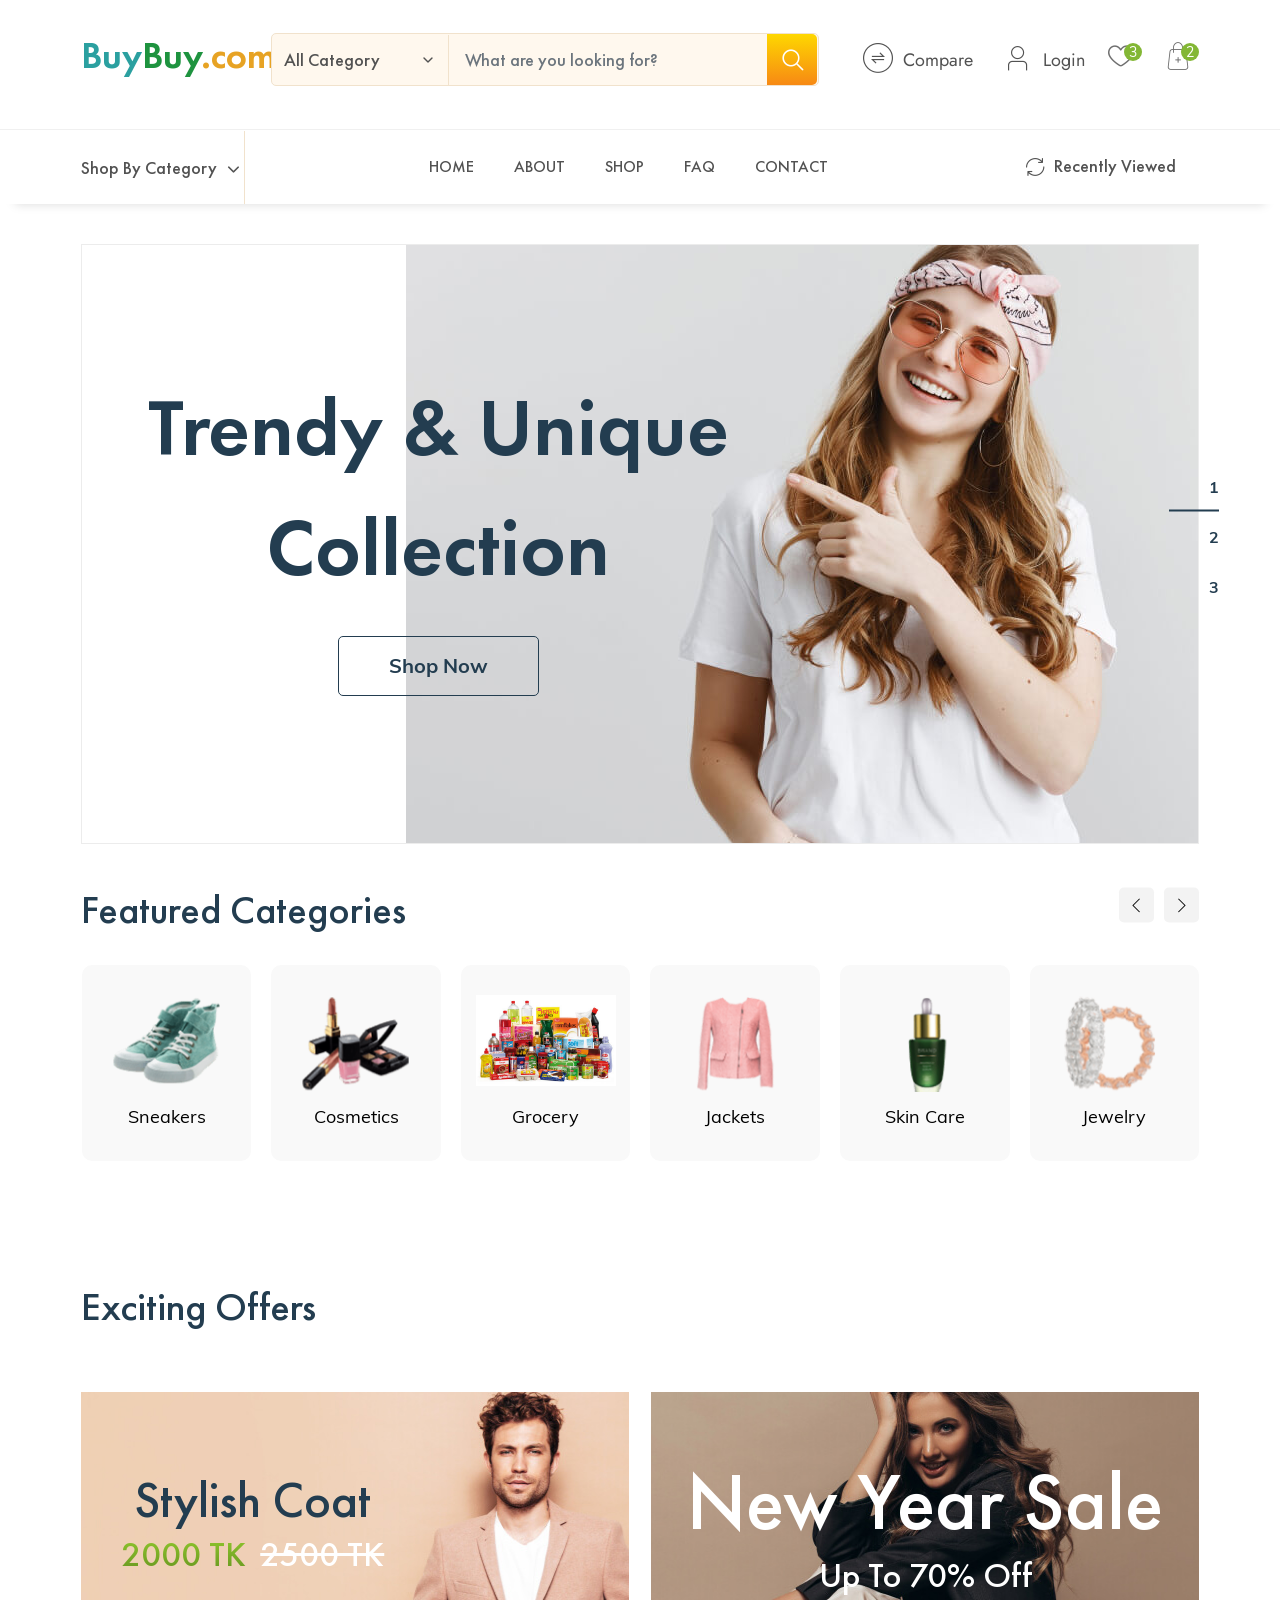
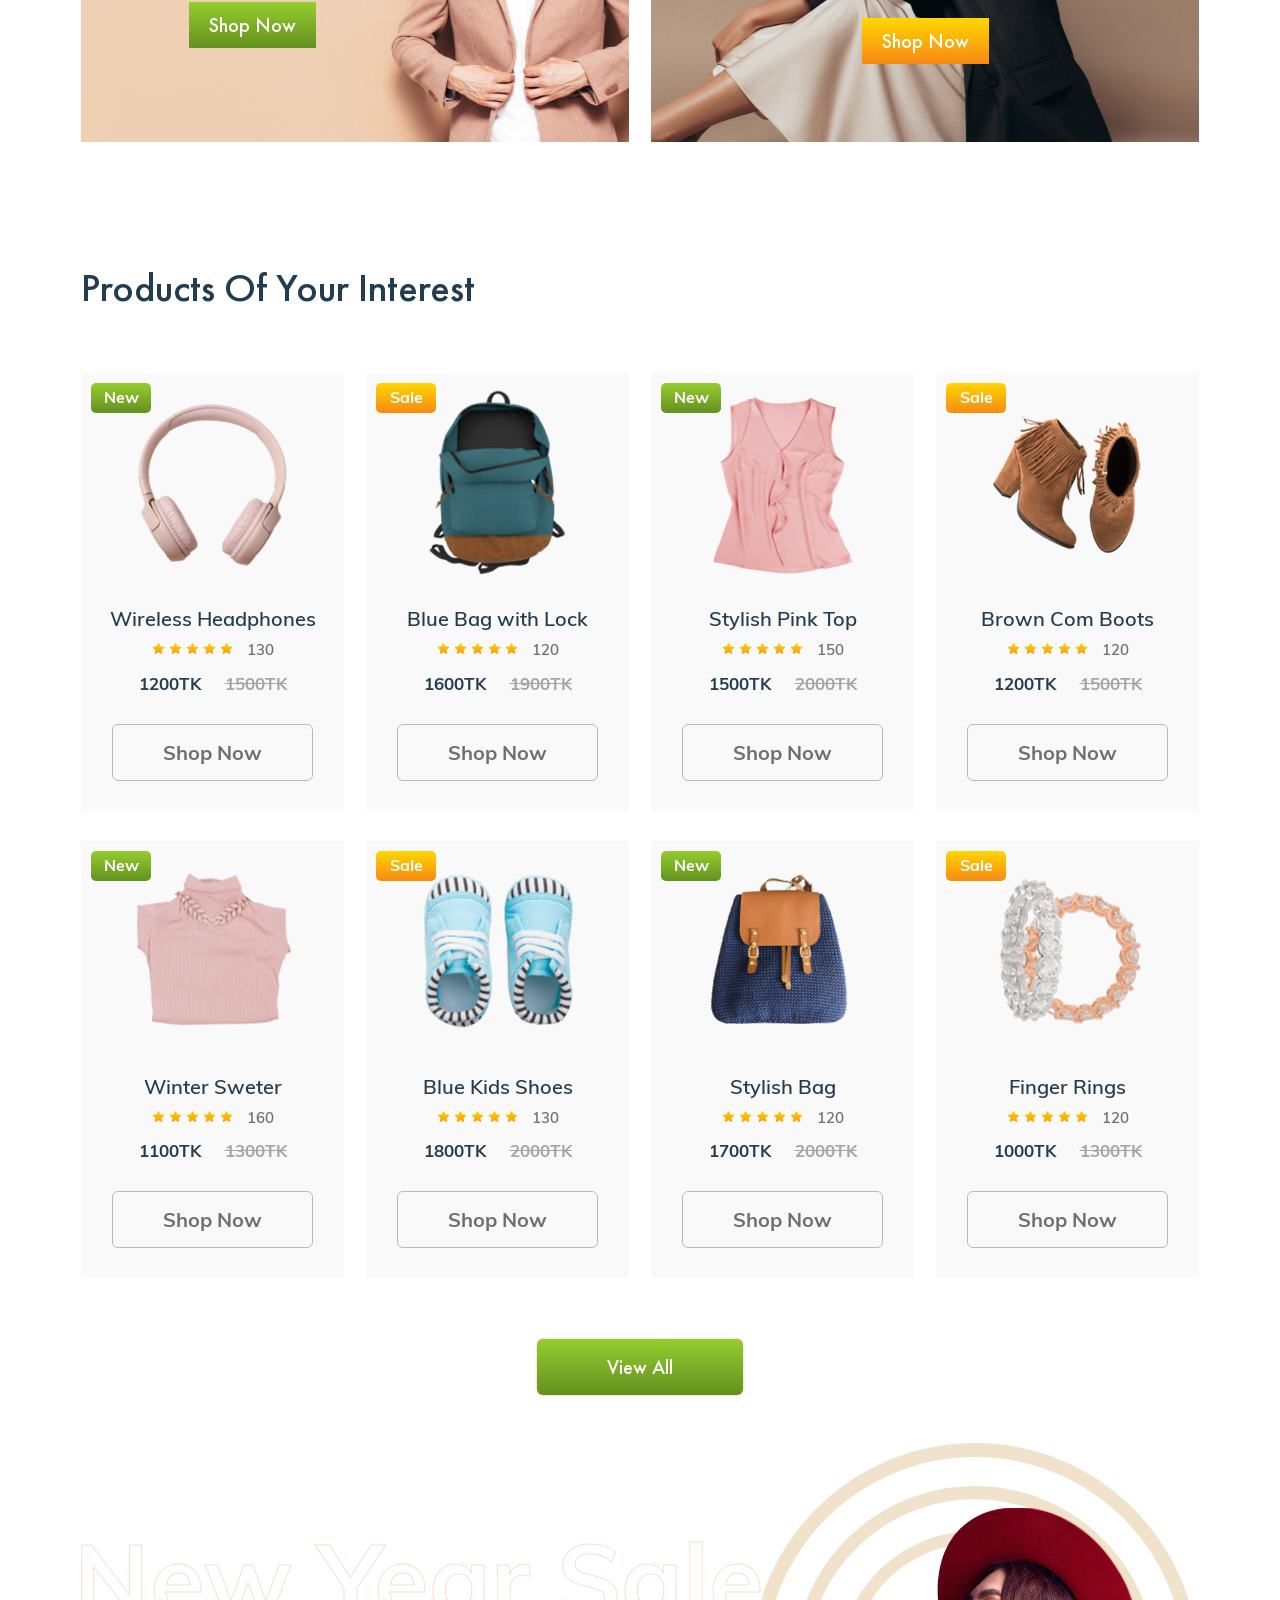
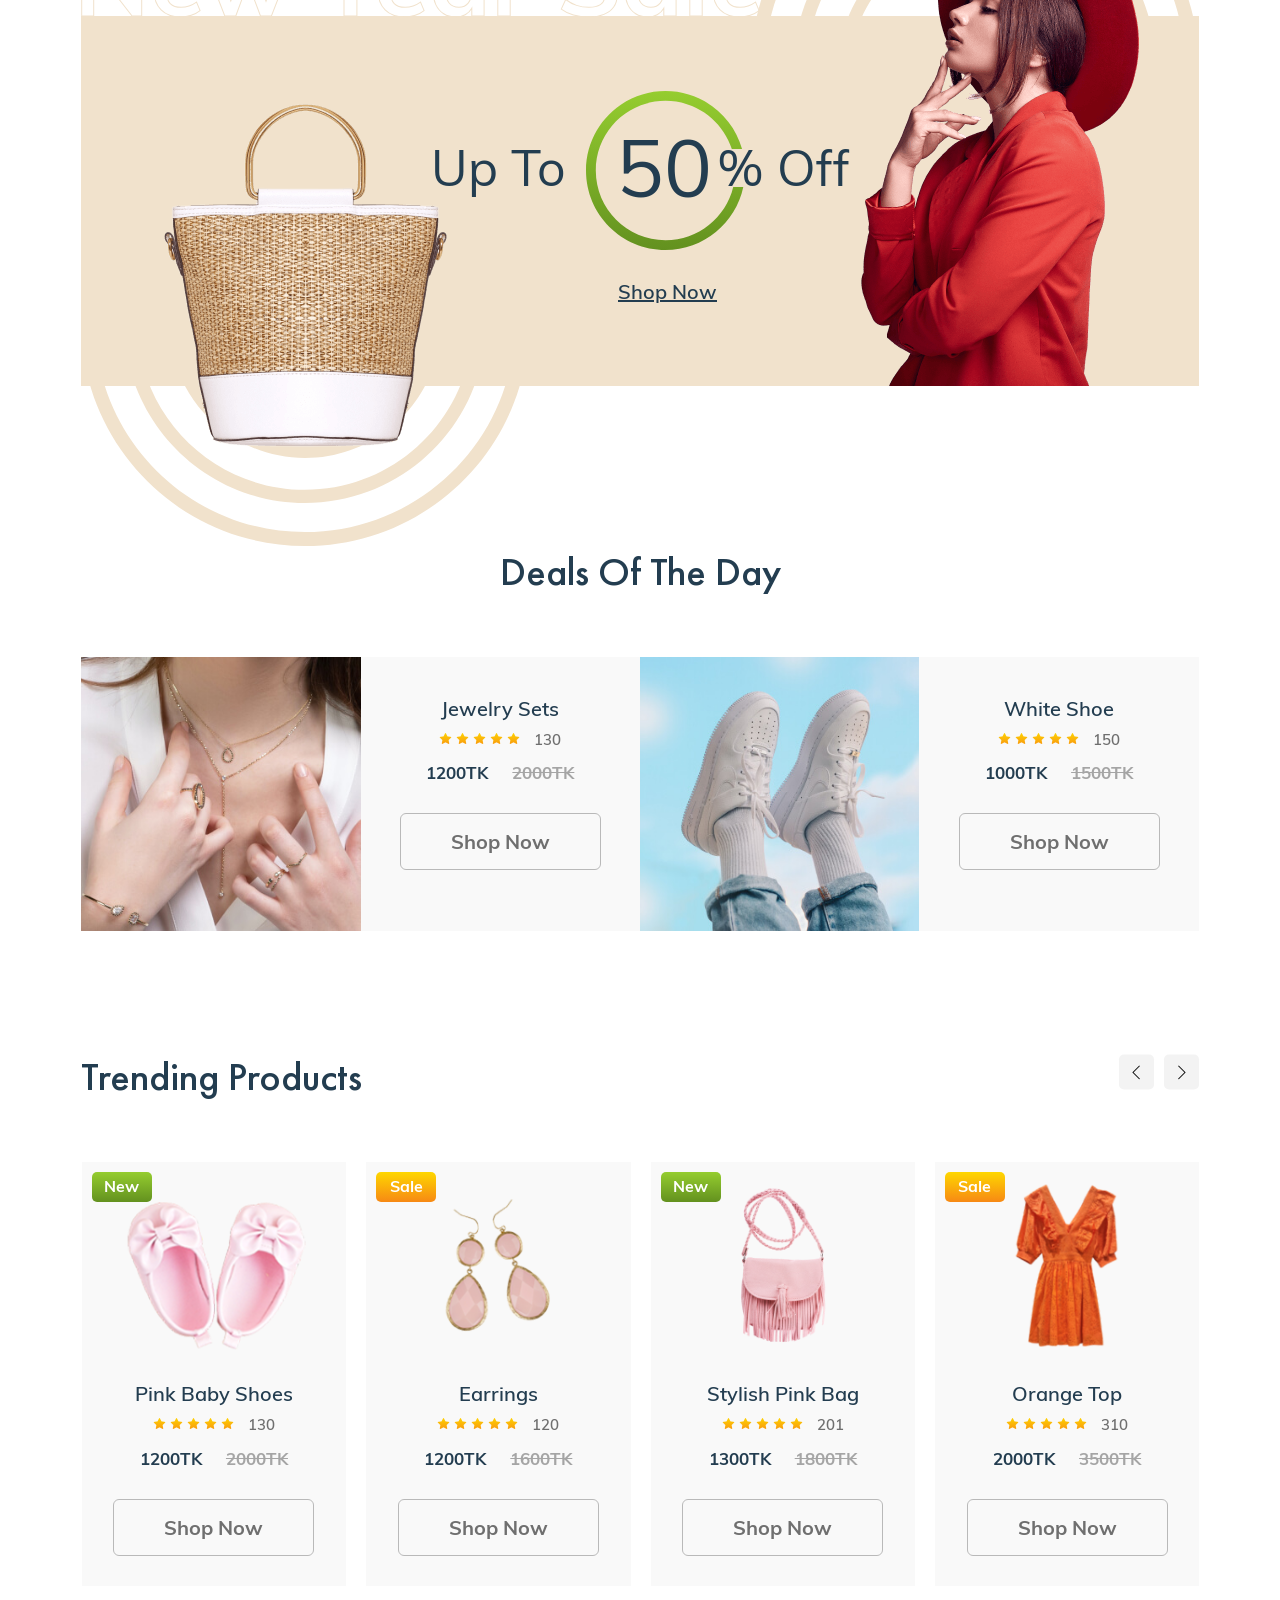
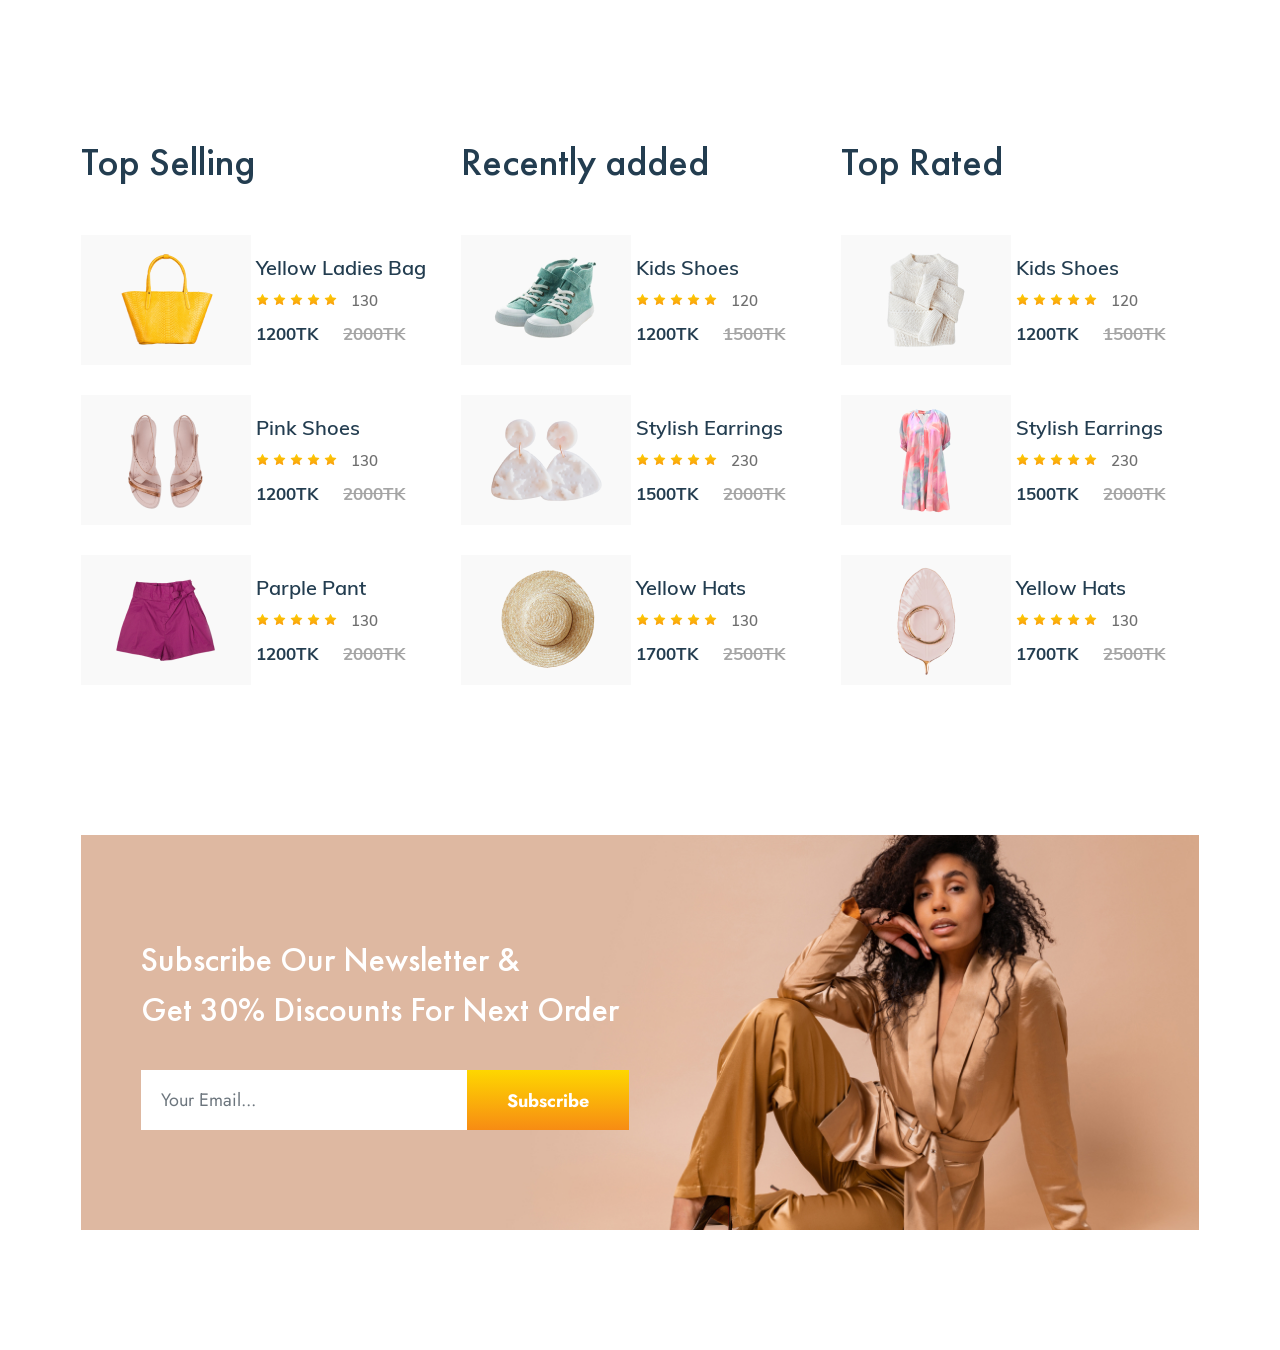
<file: index.html>
<!DOCTYPE html>
<html lang="en">
<head>
    <meta charset="utf-8">
    <meta http-equiv="X-UA-Compatible" content="IE=edge">
    <meta name="viewport" content="width=device-width, initial-scale=1">
    <meta name="author" content="wpOceans">
    <link rel="shortcut icon" type="image/png" href="./assets/images/custom-img/ecommerce.png">
    <title>BuyBuy.com</title>
    <link href="assets/css/themify-icons.css" rel="stylesheet">
    <link href="assets/css/font-awesome.min.css" rel="stylesheet">
    <link href="assets/css/flaticon_ecommerce.css" rel="stylesheet">
    <link href="assets/css/bootstrap.min.css" rel="stylesheet">
    <link href="assets/css/animate.css" rel="stylesheet">
    <link href="assets/css/owl.carousel.css" rel="stylesheet">
    <link href="assets/css/owl.theme.css" rel="stylesheet">
    <link href="assets/css/slick.css" rel="stylesheet">
    <link href="assets/css/slick-theme.css" rel="stylesheet">
    <link href="assets/css/swiper.min.css" rel="stylesheet">
    <link href="assets/css/owl.transitions.css" rel="stylesheet">
    <link href="assets/css/jquery.fancybox.css" rel="stylesheet">
    <link href="assets/css/odometer-theme-default.css" rel="stylesheet">
    <link href="assets/sass/style.css" rel="stylesheet">
</head>

<body>

    <!-- start page-wrapper -->
    <div class="page-wrapper">
        <!-- start preloader -->
        <div class="preloader">
            <div class="vertical-centered-box">
                <div class="content">
                    <div class="loader-circle"></div>
                    <div class="loader-line-mask">
                        <div class="loader-line"></div>
                    </div>
                    <img src="assets/images/preloader.png" alt="">
                </div>
            </div>
        </div>
        <!-- end preloader -->

        <!-- start header -->
        <header id="header">
            
            </div>
            <!-- end topbar -->
            <!--  start header-middle -->
            <div class="header-middle">
                <div class="container">
                    <div class="row align-items-center">
                        <div class="col-lg-2">
                            <div class="navbar-header d-flex align-items-center">
                                <div>
                                    <h1><span class="logo1">Buy</span><span class="logo2">Buy</span><span class="logo3">.com</span></h1>
                                </div>
                                <a class="navbar-brand" href="index.html"><img   class="img-fluid logo-img" src="./assets/images/custom-img/logo2.png"
                                        alt="logo"></a>
                            </div>
                        </div>
                        <div class="col-lg-6 col-12">
                            <form action="#" class="middle-box">
                                <div class="category">
                                    <select name="service" class="form-control">
                                        <option disabled="disabled" selected="">All Category</option>
                                        <option>Men</option>
                                        <option>Women</option>
                                        <option>Kids</option>
                                        <option>Sales</option>
                                        <option>Perfect Cake</option>
                                        <option>All Of The Above</option>
                                    </select>
                                </div>
                                <div class="search-box">
                                    <div class="input-group">
                                        <input type="search" class="form-control"
                                            placeholder="What are you looking for?">
                                        <button class="search-btn" type="submit"> <i class="fi flaticon-search"></i>
                                        </button>
                                    </div>
                                </div>
                            </form>
                        </div>
                        <div class="col-lg-4 col-12">
                            <div class="middle-right">
                                <ul>
                                    <li><a href="compare.html"><i class="fi flaticon-right-and-left"></i><span>Compare</span></a>
                                    </li>
                                    <li><a href="login.html"><i class="fi flaticon-user-profile"></i><span>Login</span></a></li>
                                    <li>
                                        <div class="header-wishlist-form-wrapper">
                                            <button class="wishlist-toggle-btn"> <i class="fi flaticon-heart"></i>
                                                <span class="cart-count">3</span></button>
                                            <div class="mini-wislist-content">
                                                <button class="mini-cart-close"><i class="ti-close"></i></button>
                                                <div class="mini-cart-items">
                                                    <div class="mini-cart-item clearfix">
                                                        <div class="mini-cart-item-image">
                                                            <a href="product.html"><img src="assets/images/cart/img-1.jpg" alt></a>
                                                        </div>
                                                        <div class="mini-cart-item-des">
                                                            <a href="product.html">Stylish Pink Coat</a>
                                                            <span class="mini-cart-item-price">150</span>
                                                            <span class="mini-cart-item-quantity"><a href="#"><i
                                                                        class="ti-close"></i></a></span>
                                                        </div>
                                                    </div>
                                                    <div class="mini-cart-item clearfix">
                                                        <div class="mini-cart-item-image">
                                                            <a href="product.html"><img
                                                                    src="assets/images/cart/img-2.jpg"
                                                                    alt></a>
                                                        </div>
                                                        <div class="mini-cart-item-des">
                                                            <a href="product.html">Blue Bag</a>
                                                            <span class="mini-cart-item-price">120</span>
                                                            <span class="mini-cart-item-quantity"><a href="#"><i
                                                                        class="ti-close"></i></a></span>
                                                        </div>
                                                    </div>
                                                    <div class="mini-cart-item clearfix">
                                                        <div class="mini-cart-item-image">
                                                            <a href="product.html"><img
                                                                    src="assets/images/cart/img-3.jpg"
                                                                    alt></a>
                                                        </div>
                                                        <div class="mini-cart-item-des">
                                                            <a href="product.html">Kids Blue Shoes</a>
                                                            <span class="mini-cart-item-price">120</span>
                                                            <span class="mini-cart-item-quantity"><a href="#"><i
                                                                        class="ti-close"></i></a></span>
                                                        </div>
                                                    </div>
                                                </div>
                                                <div class="mini-cart-action clearfix">
                                                    <div class="mini-btn">
                                                        <a href="wishlist.html" class="view-cart-btn">View Wishlist</a>
                                                    </div>
                                                </div>
                                            </div>
                                        </div>
                                    </li>
                                    <li>
                                        <div class="mini-cart">
                                            <button class="cart-toggle-btn"> <i class="fi flaticon-add-to-cart"></i>
                                                <span class="cart-count">2</span></button>
                                            <div class="mini-cart-content">
                                                <button class="mini-cart-close"><i class="ti-close"></i></button>
                                                <div class="mini-cart-items">
                                                    <div class="mini-cart-item clearfix">
                                                        <div class="mini-cart-item-image">
                                                            <a href="product.html"><img src="assets/images/cart/img-1.jpg" alt></a>
                                                        </div>
                                                        <div class="mini-cart-item-des">
                                                            <a href="product.html">Stylish Pink Coat</a>
                                                            <span class="mini-cart-item-price">150 x 1</span>
                                                            <span class="mini-cart-item-quantity"><a href="#"><i
                                                                        class="ti-close"></i></a></span>
                                                        </div>
                                                    </div>
                                                    <div class="mini-cart-item clearfix">
                                                        <div class="mini-cart-item-image">
                                                            <a href="product.html"><img
                                                                    src="assets/images/cart/img-2.jpg"
                                                                    alt></a>
                                                        </div>
                                                        <div class="mini-cart-item-des">
                                                            <a href="product.html">Blue Bag</a>
                                                            <span class="mini-cart-item-price">120 x 2</span>
                                                            <span class="mini-cart-item-quantity"><a href="#"><i
                                                                        class="ti-close"></i></a></span>
                                                        </div>
                                                    </div>
                                                </div>
                                                <div class="mini-cart-action clearfix">
                                                    <span class="mini-checkout-price">Subtotal:
                                                        <span>390</span></span>
                                                    <div class="mini-btn">
                                                        <a href="cart.html" class="view-cart-btn">View Cart</a>
                                                    </div>
                                                </div>
                                            </div>
                                        </div>
                                    </li>
                                </ul>
                            </div>
                        </div>
                    </div>
                </div>
            </div>
            <!--  end header-middle -->
            <div class="wpo-site-header">
                <nav class="navigation navbar navbar-expand-lg navbar-light">
                    <div class="container">
                        <div class="row align-items-center">
                            <div class="col-lg-3 col-md-3 col-sm-3 col-3 d-lg-none dl-block">
                                <div class="mobail-menu">
                                    <button type="button" class="navbar-toggler open-btn">
                                        <span class="sr-only">Toggle navigation</span>
                                        <span class="icon-bar first-angle"></span>
                                        <span class="icon-bar middle-angle"></span>
                                        <span class="icon-bar last-angle"></span>
                                    </button>
                                </div>
                            </div>
                            <div class="col-lg-1 col-md-6 col-sm-5 col-6 d-block d-lg-none">
                                <div class="navbar-header">
                                    <a class="navbar-brand" href="index.html"><img src="assets/images/logo.svg"
                                            alt="logo"></a>
                                </div>
                            </div>
                            <div class="col-lg-2 col-md-3 col-sm-4 col-3">
                                <div class="header-shop-item">
                                    <button class="header-shop-toggle-btn"><span>Shop By Category</span> </button>
                                    <div class="mini-shop-item">
                                        <ul id="metis-menu">
                                            <li>
                                                <a href="product.html">Feature Product</a>
                                            </li>
                                            <li class="header-catagory-item">
                                                <a class="menu-down-arrow" href="#">Perfunsee & Cologne</a>
                                                <ul class="header-catagory-single">
                                                    <li><a href="#">Men's Clothing</a></li>
                                                    <li><a href="#">Computer & Office</a></li>
                                                    <li><a href="#">Jewelry & Watches</a></li>
                                                    <li><a href="#">Phones & Accessories</a></li>
                                                </ul>
                                            </li>
                                            <li>
                                                <a href="product.html">Best Sellers</a>
                                            </li>
                                            <li class="header-catagory-item">
                                                <a class="menu-down-arrow" href="#">Men Fashion</a>
                                                <ul class="header-catagory-single">
                                                    <li><a href="#">Men's Clothing</a></li>
                                                    <li><a href="#">Computer & Office</a></li>
                                                    <li><a href="#">Jewelry & Watches</a></li>
                                                    <li><a href="#">Phones & Accessories</a></li>
                                                </ul>
                                            </li>
                                            <li>
                                                <a href="product.html">Bags & Shoes</a>
                                            </li>
                                            <li class="header-catagory-item">
                                                <a class="menu-down-arrow" href="#">Women Fashion</a>
                                                <ul class="header-catagory-single">
                                                    <li><a href="#">Men's Clothing</a></li>
                                                    <li><a href="#">Computer & Office</a></li>
                                                    <li><a href="#">Jewelry & Watches</a></li>
                                                    <li><a href="#">Phones & Accessories</a></li>
                                                </ul>
                                            </li>
                                            <li class="header-catagory-item">
                                                <a class="menu-down-arrow" href="#">Toys & kids Baby</a>
                                                <ul class="header-catagory-single">
                                                    <li><a href="#">Men's Clothing</a></li>
                                                    <li><a href="#">Computer & Office</a></li>
                                                    <li><a href="#">Jewelry & Watches</a></li>
                                                    <li><a href="#">Phones & Accessories</a></li>
                                                </ul>
                                            </li>
                                            <li>
                                                <a href="product.html">Men's Clothing</a>
                                            </li>
                                            <li>
                                                <a href="product.html">On Sale</a>
                                            </li>
                                            <li>
                                                <a href="product.html">All Accessories</a>
                                            </li>
                                        </ul>
                                    </div>
                                </div>
                            </div>
                            <div class="col-lg-8 col-md-1 col-1">
                                <div id="navbar" class="collapse navbar-collapse navigation-holder">
                                    <button class="menu-close"><i class="ti-close"></i></button>
                                    <ul class="nav navbar-nav mb-2 mb-lg-0">
                                        <li class="menu-item-has-children">
                                            <a href="#">Home</a>
                                        </li>
                                        <li><a href="#">About</a></li>
                                        <li class="menu-item-has-children">
                                            <a href="#">Shop</a>
                                        </li>
                                        <li class="menu-item-has-children">
                                            <a href="#">FAQ</a>
                                        </li>
                                        <li><a href="#">Contact</a></li>
                                    </ul>

                                </div><!-- end of nav-collapse -->
                            </div>
                            <div class="col-lg-2 col-md-1 col-1">
                                <div class="header-right">
                                    <a href="#" class="recent-btn"><i class="fi flaticon-refresh"></i> 
                                        <span>Recently Viewed</span>
                                    </a>
                                </div>
                            </div>
                        </div>
                    </div><!-- end of container -->
                </nav>
            </div>
        </header>
        <!-- end of header -->
        <!-- start of wpo-hero-section -->
        <div class="wpo-hero-slider">
            <div class="container container-fluid-sm">
                <div class="hero-slider">
                    <div class="hero-slider-item">
                        <div class="slider-bg">
                            <img src="assets/images/slider/slide-1.jpg" alt="">
                        </div>
                        <div class="slider-content">
                            <div class="slide-title">
                                <h2>Trendy & Unique
                                    Collection</h2>
                            </div>
                            <a class="theme-btn" href="product.html">Shop Now</a>
                        </div>
                    </div>
                    <div class="hero-slider-item">
                        <div class="slider-bg">
                            <img src="assets/images/slider/slide-2.jpg" alt="">
                        </div>
                        <div class="slider-content">
                            <div class="slide-title">
                                <h2>Trendy & Unique
                                    Collection</h2>
                            </div>
                            <a class="theme-btn" href="product.html">Shop Now</a>
                        </div>
                    </div>
                    <div class="hero-slider-item">
                        <div class="slider-bg">
                            <img src="assets/images/slider/slide-3.jpg" alt="">
                        </div>
                        <div class="slider-content">
                            <div class="slide-title">
                                <h2>Trendy & Unique
                                    Collection</h2>
                            </div>
                            <a class="theme-btn" href="product.html">Shop Now</a>
                        </div>
                    </div>
                </div>
            </div>
            <!-- <ul class="hero-social">
                <li>
                    <a href="#"><i class="ti-facebook"></i></a>
                </li>
                <li>
                    <a href="#"><i class="ti-instagram"></i></a>
                </li>
                <li>
                    <a href="#"><i class="ti-linkedin"></i></a>
                </li>
                <li>
                    <a href="#"><i class="ti-twitter-alt"></i></a>
                </li>
            </ul> -->
        </div>
        <!-- end of wpo-hero-section -->

        <!-- start of themart-featured-section -->
        <section class="themart-featured-section">
            <div class="container">
                <div class="row">
                    <div class="col-lg-6">
                        <div class="wpo-section-title">
                            <h2>Featured Categories</h2>
                        </div>
                    </div>
                </div>
                <div class="featured-categorie-slider owl-carousel">
                    <div class="featured-item">
                        <div class="images">
                            <img src="assets/images/featured-categorie/1.png" alt="">
                        </div>
                        <div class="text">
                            <h2><a href="product.html">Sneakers</a></h2>
                        </div>
                    </div>
                    <div class="featured-item">
                        <div class="images">
                            <img src="assets/images/featured-categorie/2.png" alt="">
                        </div>
                        <div class="text">
                            <h2><a href="product.html">Cosmetics</a></h2>
                        </div>
                    </div>
                    <div class="featured-item">
                        <div class="images">
                            <img src="./assets/images/custom-img/grocery.jpg" alt="">
                        </div>
                        <div class="text">
                            <h2><a href="#">Grocery</a></h2>
                        </div>
                    </div>
                    <div class="featured-item">
                        <div class="images">
                            <img src="assets/images/featured-categorie/4.png" alt="">
                        </div>
                        <div class="text">
                            <h2><a href="product.html">Jackets</a></h2>
                        </div>
                    </div>
                    <div class="featured-item">
                        <div class="images">
                            <img src="assets/images/featured-categorie/5.png" alt="">
                        </div>
                        <div class="text">
                            <h2><a href="product.html">Skin Care</a></h2>
                        </div>
                    </div>
                    <div class="featured-item">
                        <div class="images">
                            <img src="assets/images/featured-categorie/6.png" alt="">
                        </div>
                        <div class="text">
                            <h2><a href="product.html">Jewelry</a></h2>
                        </div>
                    </div>
                    <div class="featured-item">
                        <div class="images ">
                            <img class="shirt-img" src="./assets/images/custom-img/shirt2.png" alt="">
                        </div>
                        <div class="text">
                            <h2><a href="product.html">Shirt</a></h2>
                        </div>
                    </div>
                    <div class="featured-item">
                        <div class="images">
                            <img src="assets/images/featured-categorie/8.png" alt="">
                        </div>
                        <div class="text">
                            <h2><a href="product.html">Kids</a></h2>
                        </div>
                    </div>
                </div>
            </div>
        </section>
        <!-- end of themart-featured-section -->

        <!-- start of themart-offer-section -->
        <section class="themart-offer-section section-padding">
            <div class="container">
                <div class="row">
                    <div class="col-lg-6">
                        <div class="wpo-section-title">
                            <h2>Exciting Offers</h2>
                        </div>
                    </div>
                </div>
                <div class="row">
                    <div class="col-lg-6 col-md-12">
                        <div class="offer-wrap">
                            <div class="content">
                                <h2>Stylish Coat</h2>
                                <span class="offer-price">2000 TK</span>
                             <del>2500 TK</del>
<br>
                                <a class="theme-btn-s2" href="product.html">Shop Now</a>
                            </div>

                        </div>
                    </div>
                    <div class="col-lg-6 col-md-12">
                        <div class="banner-two-wrap">
                            <div class="text">
                                <h2>New Year Sale</h2>
                                <h4>Up To 70% Off</h4>
                                <a class="theme-btn-s2" href="product.html">Shop Now</a>
                            </div>
                        </div>
                    </div>
                </div>
            </div>
        </section>
        <!-- end of themart-offer-section -->

        <!-- start of themart-interestproduct-section -->
        <section class="themart-interestproduct-section">
            <div class="container">
                <div class="row">
                    <div class="col-lg-6">
                        <div class="wpo-section-title">
                            <h2>Products Of Your Interest</h2>
                        </div>
                    </div>
                </div>
                <div class="product-wrap">
                    <div class="row">
                        <div class="col-lg-3 col-md-4 col-sm-6 col-12">
                            <div class="product-item">
                                <div class="image">
                                    <img src="assets/images/interest-product/1.png" alt="">
                                    <div class="tag new">New</div>
                                </div>
                                <div class="text">
                                    <h2><a href="product-single.html">Wireless Headphones</a></h2>
                                    <div class="rating-product">
                                        <i class="fi flaticon-star"></i>
                                        <i class="fi flaticon-star"></i>
                                        <i class="fi flaticon-star"></i>
                                        <i class="fi flaticon-star"></i>
                                        <i class="fi flaticon-star"></i>
                                        <span>130</span>
                                    </div>
                                    <div class="price">
                                        <span class="present-price">1200TK</span>
                                        <del class="old-price">1500TK</del>
                                    </div>
                                    <div class="shop-btn">
                                        <a class="theme-btn-s2" href="product.html">Shop Now</a>
                                    </div>
                                </div>
                            </div>
                        </div>
                        <div class="col-lg-3 col-md-4 col-sm-6 col-12">
                            <div class="product-item">
                                <div class="image">
                                    <img src="assets/images/interest-product/2.png" alt="">
                                    <div class="tag sale">Sale</div>
                                </div>
                                <div class="text">
                                    <h2><a href="product-single.html">Blue Bag with Lock</a></h2>
                                    <div class="rating-product">
                                        <i class="fi flaticon-star"></i>
                                        <i class="fi flaticon-star"></i>
                                        <i class="fi flaticon-star"></i>
                                        <i class="fi flaticon-star"></i>
                                        <i class="fi flaticon-star"></i>
                                        <span>120</span>
                                    </div>
                                    <div class="price">
                                        <span class="present-price">1600TK</span>
                                        <del class="old-price">1900TK</del>
                                    </div>
                                    <div class="shop-btn">
                                        <a class="theme-btn-s2" href="product.html">Shop Now</a>
                                    </div>
                                </div>
                            </div>
                        </div>
                        <div class="col-lg-3 col-md-4 col-sm-6 col-12">
                            <div class="product-item">
                                <div class="image">
                                    <img src="assets/images/interest-product/3.png" alt="">
                                    <div class="tag new">New</div>
                                </div>
                                <div class="text">
                                    <h2><a href="product-single.html">Stylish Pink Top</a></h2>
                                    <div class="rating-product">
                                        <i class="fi flaticon-star"></i>
                                        <i class="fi flaticon-star"></i>
                                        <i class="fi flaticon-star"></i>
                                        <i class="fi flaticon-star"></i>
                                        <i class="fi flaticon-star"></i>
                                        <span>150</span>
                                    </div>
                                    <div class="price">
                                        <span class="present-price">1500TK</span>
                                        <del class="old-price">2000TK</del>
                                    </div>
                                    <div class="shop-btn">
                                        <a class="theme-btn-s2" href="product.html">Shop Now</a>
                                    </div>
                                </div>
                            </div>
                        </div>
                        <div class="col-lg-3 col-md-4 col-sm-6 col-12">
                            <div class="product-item">
                                <div class="image">
                                    <img src="assets/images/interest-product/4.png" alt="">
                                    <div class="tag sale">Sale</div>
                                </div>
                                <div class="text">
                                    <h2><a href="product-single.html">Brown Com Boots</a></h2>
                                    <div class="rating-product">
                                        <i class="fi flaticon-star"></i>
                                        <i class="fi flaticon-star"></i>
                                        <i class="fi flaticon-star"></i>
                                        <i class="fi flaticon-star"></i>
                                        <i class="fi flaticon-star"></i>
                                        <span>120</span>
                                    </div>
                                    <div class="price">
                                        <span class="present-price">1200TK</span>
                                        <del class="old-price">1500TK</del>
                                    </div>
                                    <div class="shop-btn">
                                        <a class="theme-btn-s2" href="product.html">Shop Now</a>
                                    </div>
                                </div>
                            </div>
                        </div>
                        <div class="col-lg-3 col-md-4 col-sm-6 col-12">
                            <div class="product-item">
                                <div class="image">
                                    <img src="assets/images/interest-product/5.png" alt="">
                                    <div class="tag new">New</div>
                                </div>
                                <div class="text">
                                    <h2><a href="product-single.html">Winter Sweter</a></h2>
                                    <div class="rating-product">
                                        <i class="fi flaticon-star"></i>
                                        <i class="fi flaticon-star"></i>
                                        <i class="fi flaticon-star"></i>
                                        <i class="fi flaticon-star"></i>
                                        <i class="fi flaticon-star"></i>
                                        <span>160</span>
                                    </div>
                                    <div class="price">
                                        <span class="present-price">1100TK</span>
                                        <del class="old-price">1300TK</del>
                                    </div>
                                    <div class="shop-btn">
                                        <a class="theme-btn-s2" href="product.html">Shop Now</a>
                                    </div>
                                </div>
                            </div>
                        </div>
                        <div class="col-lg-3 col-md-4 col-sm-6 col-12">
                            <div class="product-item">
                                <div class="image">
                                    <img src="assets/images/interest-product/6.png" alt="">
                                    <div class="tag sale">Sale</div>
                                </div>
                                <div class="text">
                                    <h2><a href="product-single.html">Blue Kids Shoes</a></h2>
                                    <div class="rating-product">
                                        <i class="fi flaticon-star"></i>
                                        <i class="fi flaticon-star"></i>
                                        <i class="fi flaticon-star"></i>
                                        <i class="fi flaticon-star"></i>
                                        <i class="fi flaticon-star"></i>
                                        <span>130</span>
                                    </div>
                                    <div class="price">
                                        <span class="present-price">1800TK</span>
                                        <del class="old-price">2000TK</del>
                                    </div>
                                    <div class="shop-btn">
                                        <a class="theme-btn-s2" href="product.html">Shop Now</a>
                                    </div>
                                </div>
                            </div>
                        </div>
                        <div class="col-lg-3 col-md-4 col-sm-6 col-12">
                            <div class="product-item">
                                <div class="image">
                                    <img src="assets/images/interest-product/7.png" alt="">
                                    <div class="tag new">New</div>
                                </div>
                                <div class="text">
                                    <h2><a href="product-single.html">Stylish Bag</a></h2>
                                    <div class="rating-product">
                                        <i class="fi flaticon-star"></i>
                                        <i class="fi flaticon-star"></i>
                                        <i class="fi flaticon-star"></i>
                                        <i class="fi flaticon-star"></i>
                                        <i class="fi flaticon-star"></i>
                                        <span>120</span>
                                    </div>
                                    <div class="price">
                                        <span class="present-price">1700TK</span>
                                        <del class="old-price">2000TK</del>
                                    </div>
                                    <div class="shop-btn">
                                        <a class="theme-btn-s2" href="product.html">Shop Now</a>
                                    </div>
                                </div>
                            </div>
                        </div>
                        <div class="col-lg-3 col-md-4 col-sm-6 col-12">
                            <div class="product-item">
                                <div class="image">
                                    <img src="assets/images/interest-product/8.png" alt="">
                                    <div class="tag sale">Sale</div>
                                </div>
                                <div class="text">
                                    <h2><a href="product-single.html">Finger Rings</a></h2>
                                    <div class="rating-product">
                                        <i class="fi flaticon-star"></i>
                                        <i class="fi flaticon-star"></i>
                                        <i class="fi flaticon-star"></i>
                                        <i class="fi flaticon-star"></i>
                                        <i class="fi flaticon-star"></i>
                                        <span>120</span>
                                    </div>
                                    <div class="price">
                                        <span class="present-price">1000TK</span>
                                        <del class="old-price">1300TK</del>
                                    </div>
                                    <div class="shop-btn">
                                        <a class="theme-btn-s2" href="product.html">Shop Now</a>
                                    </div>
                                </div>
                            </div>
                        </div>
                        <div class="more-btn">
                            <a class="theme-btn-s2" href="product.html">View All</a>
                        </div>
                    </div>
                </div>
            </div>
        </section>
        <!-- end of themart-interestproduct-section -->

        <!-- start of themart-upcoming-offer-section -->
        <section class="themart-upcoming-offer-section section-padding">
            <div class="container">
                <div class="upcoming-offer">
                    <div class="left-shape">
                        <svg width="448" height="448" viewBox="0 0 448 448" fill="none">
                            <path
                                d="M448 224C448 347.712 347.712 448 224 448C100.288 448 0 347.712 0 224C0 100.288 100.288 0 224 0C347.712 0 448 100.288 448 224ZM13.8949 224C13.8949 340.038 107.962 434.105 224 434.105C340.038 434.105 434.105 340.038 434.105 224C434.105 107.962 340.038 13.8949 224 13.8949C107.962 13.8949 13.8949 107.962 13.8949 224Z"
                                fill="#F1E2CC" />
                            <path
                                d="M405 224C405 323.964 323.964 405 224 405C124.036 405 43 323.964 43 224C43 124.036 124.036 43 224 43C323.964 43 405 124.036 405 224ZM56.2246 224C56.2246 316.66 131.34 391.775 224 391.775C316.66 391.775 391.775 316.66 391.775 224C391.775 131.34 316.66 56.2246 224 56.2246C131.34 56.2246 56.2246 131.34 56.2246 224Z"
                                fill="#F1E2CC" />
                            <path
                                d="M360 224C360 299.111 299.111 360 224 360C148.889 360 88 299.111 88 224C88 148.889 148.889 88 224 88C299.111 88 360 148.889 360 224ZM100.433 224C100.433 292.244 155.756 347.567 224 347.567C292.244 347.567 347.567 292.244 347.567 224C347.567 155.756 292.244 100.433 224 100.433C155.756 100.433 100.433 155.756 100.433 224Z"
                                fill="#F1E2CC" />
                        </svg>
                    </div>
                    <div class="left-image">
                        <img src="assets/images/upcomming-left.png" alt="">
                    </div>
                    <div class="right-shape">
                        <svg width="448" height="448" viewBox="0 0 448 448" fill="none">
                            <path
                                d="M448 224C448 347.712 347.712 448 224 448C100.288 448 0 347.712 0 224C0 100.288 100.288 0 224 0C347.712 0 448 100.288 448 224ZM13.8949 224C13.8949 340.038 107.962 434.105 224 434.105C340.038 434.105 434.105 340.038 434.105 224C434.105 107.962 340.038 13.8949 224 13.8949C107.962 13.8949 13.8949 107.962 13.8949 224Z"
                                fill="#F1E2CC" />
                            <path
                                d="M405 224C405 323.964 323.964 405 224 405C124.036 405 43 323.964 43 224C43 124.036 124.036 43 224 43C323.964 43 405 124.036 405 224ZM56.2246 224C56.2246 316.66 131.34 391.775 224 391.775C316.66 391.775 391.775 316.66 391.775 224C391.775 131.34 316.66 56.2246 224 56.2246C131.34 56.2246 56.2246 131.34 56.2246 224Z"
                                fill="#F1E2CC" />
                            <path
                                d="M360 224C360 299.111 299.111 360 224 360C148.889 360 88 299.111 88 224C88 148.889 148.889 88 224 88C299.111 88 360 148.889 360 224ZM100.433 224C100.433 292.244 155.756 347.567 224 347.567C292.244 347.567 347.567 292.244 347.567 224C347.567 155.756 292.244 100.433 224 100.433C155.756 100.433 100.433 155.756 100.433 224Z"
                                fill="#F1E2CC" />
                        </svg>
                    </div>
                    <div class="right-image">
                        <img src="assets/images/upcomming-right.png" alt="">
                    </div>
                    <div class="section-title-text">
                        <h2>New Year Sale</h2>
                    </div>
                    <div class="row justify-content-center">
                        <div class="col-lg-6">
                            <div class="text">
                                <div class="shape-text">Up To <div class="shape-single">
                                        <div class="shape">
                                            <svg width="158" height="159" viewBox="0 0 158 159" fill="none">
                                                <path fill-rule="evenodd" clip-rule="evenodd"
                                                    d="M156.059 58C146.681 24.5386 115.956 0 79.5 0C35.5934 0 0 35.5934 0 79.5C0 123.407 35.5934 159 79.5 159C117.749 159 149.689 131.988 157.285 96H147.228C139.817 126.526 112.306 149.193 79.5 149.193C41.0096 149.193 9.80698 117.99 9.80698 79.5C9.80698 41.0096 41.0096 9.80698 79.5 9.80698C110.488 9.80698 136.752 30.031 145.814 58H156.059Z"
                                                    fill="url(#paint0_linear_62_180)" />

                                                <defs>
                                                    <linearGradient id="paint0_linear_62_180" x1="78.6428" y1="0"
                                                        x2="78.6428" y2="159" gradientUnits="userSpaceOnUse">
                                                        <stop offset="0" stop-color="#95CD2F" />
                                                        <stop offset="1" stop-color="#63911F" />
                                                    </linearGradient>
                                                </defs>
                                            </svg>
                                        </div>
                                        50
                                    </div>% Off</div>
                                <a class="upcoming-btn" href="product.html">Shop Now</a>
                            </div>
                        </div>
                    </div>

                </div>
            </div>
        </section>
        <!-- end of themart-upcoming-offer-section -->

        <!-- start of themart-special-product-section -->
        <section class="themart-special-product-section">
            <div class="container">
                <div class="row justify-content-center">
                    <div class="col-lg-6">
                        <div class="wpo-section-title">
                            <h2>Deals Of The Day</h2>
                        </div>
                    </div>
                </div>
                <div class="row g-0">
                    <div class="col-lg-6 col-12">
                        <ul class="special-product">
                            <li>
                                <div class="product-item">
                                    <div class="image">
                                        <img src="assets/images/special-product-1.jpg" alt="">
                                    </div>
                                    <div class="text">
                                        <h2><a href="product-single.html">Jewelry Sets</a></h2>
                                        <div class="rating-product">
                                            <i class="fi flaticon-star"></i>
                                            <i class="fi flaticon-star"></i>
                                            <i class="fi flaticon-star"></i>
                                            <i class="fi flaticon-star"></i>
                                            <i class="fi flaticon-star"></i>
                                            <span>130</span>
                                        </div>
                                        <div class="price">
                                            <span class="present-price">1200TK</span>
                                            <del class="old-price">2000TK</del>
                                        </div>
                                        <div class="shop-btn">
                                            <a class="theme-btn-s2" href="product.html">Shop Now</a>
                                        </div>
                                    </div>
                                </div>
                            </li>
                        </ul>
                    </div>
                    <div class="col-lg-6 col-12">
                        <ul class="special-product">
                            <li>
                                <div class="product-item">
                                    <div class="image">
                                        <img src="assets/images/special-product-2.jpg" alt="">
                                    </div>
                                    <div class="text">
                                        <h2><a href="product-single.html">White Shoe</a></h2>
                                        <div class="rating-product">
                                            <i class="fi flaticon-star"></i>
                                            <i class="fi flaticon-star"></i>
                                            <i class="fi flaticon-star"></i>
                                            <i class="fi flaticon-star"></i>
                                            <i class="fi flaticon-star"></i>
                                            <span>150</span>
                                        </div>
                                        <div class="price">
                                            <span class="present-price">1000TK</span>
                                            <del class="old-price">1500TK</del>
                                        </div>
                                        <div class="shop-btn">
                                            <a class="theme-btn-s2" href="product.html">Shop Now</a>
                                        </div>
                                    </div>
                                </div>
                            </li>
                        </ul>
                    </div>
                </div>
            </div>
        </section>
        <!-- end of themart-special-product-section -->

        <!-- start of themart-trendingproduct-section -->
        <section class="themart-trendingproduct-section section-padding">
            <div class="container">
                <div class="row">
                    <div class="col-lg-6">
                        <div class="wpo-section-title">
                            <h2>Trending Products</h2>
                        </div>
                    </div>
                </div>
                <div class="trendin-slider owl-carousel">
                    <div class="product-item">
                        <div class="image">
                            <img src="assets/images/trending-product/1.png" alt="">
                            <div class="tag new">New</div>
                        </div>
                        <div class="text">
                            <h2><a href="product-single.html">Pink Baby Shoes</a></h2>
                            <div class="rating-product">
                                <i class="fi flaticon-star"></i>
                                <i class="fi flaticon-star"></i>
                                <i class="fi flaticon-star"></i>
                                <i class="fi flaticon-star"></i>
                                <i class="fi flaticon-star"></i>
                                <span>130</span>
                            </div>
                            <div class="price">
                                <span class="present-price">1200TK</span>
                                <del class="old-price">2000TK</del>
                            </div>
                            <div class="shop-btn">
                                <a class="theme-btn-s2" href="product.html">Shop Now</a>
                            </div>
                        </div>
                    </div>
                    <div class="product-item">
                        <div class="image">
                            <img src="assets/images/trending-product/2.png" alt="">
                            <div class="tag sale">Sale</div>
                        </div>
                        <div class="text">
                            <h2><a href="product-single.html">Earrings</a></h2>
                            <div class="rating-product">
                                <i class="fi flaticon-star"></i>
                                <i class="fi flaticon-star"></i>
                                <i class="fi flaticon-star"></i>
                                <i class="fi flaticon-star"></i>
                                <i class="fi flaticon-star"></i>
                                <span>120</span>
                            </div>
                            <div class="price">
                                <span class="present-price">1200TK</span>
                                <del class="old-price">1600TK</del>
                            </div>
                            <div class="shop-btn">
                                <a class="theme-btn-s2" href="product.html">Shop Now</a>
                            </div>
                        </div>
                    </div>
                    <div class="product-item">
                        <div class="image">
                            <img src="assets/images/trending-product/3.png" alt="">
                            <div class="tag new">New</div>
                        </div>
                        <div class="text">
                            <h2><a href="product-single.html">Stylish Pink Bag</a></h2>
                            <div class="rating-product">
                                <i class="fi flaticon-star"></i>
                                <i class="fi flaticon-star"></i>
                                <i class="fi flaticon-star"></i>
                                <i class="fi flaticon-star"></i>
                                <i class="fi flaticon-star"></i>
                                <span>201</span>
                            </div>
                            <div class="price">
                                <span class="present-price">1300TK</span>
                                <del class="old-price">1800TK</del>
                            </div>
                            <div class="shop-btn">
                                <a class="theme-btn-s2" href="product.html">Shop Now</a>
                            </div>
                        </div>
                    </div>
                    <div class="product-item">
                        <div class="image">
                            <img src="assets/images/trending-product/4.png" alt="">
                            <div class="tag sale">Sale</div>
                        </div>
                        <div class="text">
                            <h2><a href="product-single.html">Orange Top</a></h2>
                            <div class="rating-product">
                                <i class="fi flaticon-star"></i>
                                <i class="fi flaticon-star"></i>
                                <i class="fi flaticon-star"></i>
                                <i class="fi flaticon-star"></i>
                                <i class="fi flaticon-star"></i>
                                <span>310</span>
                            </div>
                            <div class="price">
                                <span class="present-price">2000TK</span>
                                <del class="old-price">3500TK</del>
                            </div>
                            <div class="shop-btn">
                                <a class="theme-btn-s2" href="product.html">Shop Now</a>
                            </div>
                        </div>
                    </div>
                    <div class="product-item">
                        <div class="image">
                            <img src="assets/images/trending-product/5.png" alt="">
                            <div class="tag new">New</div>
                            
                        </div>
                        <div class="text">
                            <h2><a href="product-single.html">Wireless Headphones</a></h2>
                            <div class="rating-product">
                                <i class="fi flaticon-star"></i>
                                <i class="fi flaticon-star"></i>
                                <i class="fi flaticon-star"></i>
                                <i class="fi flaticon-star"></i>
                                <i class="fi flaticon-star"></i>
                                <span>130</span>
                            </div>
                            <div class="price">
                                <span class="present-price">1200TK</span>
                                <del class="old-price">2000TK</del>
                            </div>
                            <div class="shop-btn">
                                <a class="theme-btn-s2" href="product.html">Shop Now</a>
                            </div>
                        </div>
                    </div>
                </div>
            </div>
        </section>
        <!-- end of themart-trendingproduct-section -->

        <!-- start of themart-highlight-product-section -->
        <section class="themart-highlight-product-section">
            <div class="container">
                <div class="row">
                    <div class="col-lg-4 col-md-6 col-12">
                        <div class="highlight-wrap">
                            <h2>Top Selling</h2>
                            <div class="product-card">
                                <div class="card-image">
                                    <div class="image">
                                        <img src="assets/images/top-selling/1.png" alt="">
                                    </div>
                                </div>
                                <div class="content">
                                    <h3><a href="product.html">Yellow Ladies Bag </a></h3>
                                    <div class="rating-product">
                                        <i class="fi flaticon-star"></i>
                                        <i class="fi flaticon-star"></i>
                                        <i class="fi flaticon-star"></i>
                                        <i class="fi flaticon-star"></i>
                                        <i class="fi flaticon-star"></i>
                                        <span>130</span>
                                    </div>
                                    <div class="price">
                                        <span class="present-price">1200TK</span>
                                        <del class="old-price">2000TK</del>
                                    </div>
                                </div>
                            </div>
                            <div class="product-card">
                                <div class="card-image">
                                    <div class="image">
                                        <img src="assets/images/top-selling/2.png" alt="">
                                    </div>
                                </div>
                                <div class="content">
                                    <h3><a href="product.html">Pink Shoes</a></h3>
                                    <div class="rating-product">
                                        <i class="fi flaticon-star"></i>
                                        <i class="fi flaticon-star"></i>
                                        <i class="fi flaticon-star"></i>
                                        <i class="fi flaticon-star"></i>
                                        <i class="fi flaticon-star"></i>
                                        <span>130</span>
                                    </div>
                                    <div class="price">
                                        <span class="present-price">1200TK</span>
                                        <del class="old-price">2000TK</del>
                                    </div>
                                </div>
                            </div>
                            <div class="product-card">
                                <div class="card-image">
                                    <div class="image">
                                        <img src="assets/images/top-selling/3.png" alt="">
                                    </div>
                                </div>
                                <div class="content">
                                    <h3><a href="product.html">Parple Pant</a></h3>
                                    <div class="rating-product">
                                        <i class="fi flaticon-star"></i>
                                        <i class="fi flaticon-star"></i>
                                        <i class="fi flaticon-star"></i>
                                        <i class="fi flaticon-star"></i>
                                        <i class="fi flaticon-star"></i>
                                        <span>130</span>
                                    </div>
                                    <div class="price">
                                        <span class="present-price">1200TK</span>
                                        <del class="old-price">2000TK</del>
                                    </div>
                                </div>
                            </div>
                        </div>
                    </div>
                    <div class="col-lg-4 col-md-6 col-12">
                        <div class="highlight-wrap">
                            <h2>Recently added</h2>
                            <div class="product-card">
                                <div class="card-image">
                                    <div class="image">
                                        <img src="assets/images/recently-added/1.png" alt="">
                                    </div>
                                </div>
                                <div class="content">
                                    <h3><a href="product.html">Kids Shoes</a></h3>
                                    <div class="rating-product">
                                        <i class="fi flaticon-star"></i>
                                        <i class="fi flaticon-star"></i>
                                        <i class="fi flaticon-star"></i>
                                        <i class="fi flaticon-star"></i>
                                        <i class="fi flaticon-star"></i>
                                        <span>120</span>
                                    </div>
                                    <div class="price">
                                        <span class="present-price">1200TK</span>
                                        <del class="old-price">1500TK</del>
                                    </div>
                                </div>
                            </div>
                            <div class="product-card">
                                <div class="card-image">
                                    <div class="image">
                                        <img src="assets/images/recently-added/2.png" alt="">
                                    </div>
                                </div>
                                <div class="content">
                                    <h3><a href="product.html">Stylish Earrings</a></h3>
                                    <div class="rating-product">
                                        <i class="fi flaticon-star"></i>
                                        <i class="fi flaticon-star"></i>
                                        <i class="fi flaticon-star"></i>
                                        <i class="fi flaticon-star"></i>
                                        <i class="fi flaticon-star"></i>
                                        <span>230</span>
                                    </div>
                                    <div class="price">
                                        <span class="present-price">1500TK</span>
                                        <del class="old-price">2000TK</del>
                                    </div>
                                </div>
                            </div>
                            <div class="product-card">
                                <div class="card-image">
                                    <div class="image">
                                        <img src="assets/images/recently-added/3.png" alt="">
                                    </div>
                                </div>
                                <div class="content">
                                    <h3><a href="product.html">Yellow Hats</a></h3>
                                    <div class="rating-product">
                                        <i class="fi flaticon-star"></i>
                                        <i class="fi flaticon-star"></i>
                                        <i class="fi flaticon-star"></i>
                                        <i class="fi flaticon-star"></i>
                                        <i class="fi flaticon-star"></i>
                                        <span>130</span>
                                    </div>
                                    <div class="price">
                                        <span class="present-price">1700TK</span>
                                        <del class="old-price">2500TK</del>
                                    </div>
                                </div>
                            </div>
                        </div>
                    </div>
                    <div class="col-lg-4 col-md-6 col-12">
                        <div class="highlight-wrap">
                            <h2>Top Rated</h2>
                            <div class="product-card">
                                <div class="card-image">
                                    <div class="image">
                                        <img src="assets/images/top-rated/1.png" alt="">
                                    </div>
                                </div>
                                <div class="content">
                                    <h3><a href="product.html">Kids Shoes</a></h3>
                                    <div class="rating-product">
                                        <i class="fi flaticon-star"></i>
                                        <i class="fi flaticon-star"></i>
                                        <i class="fi flaticon-star"></i>
                                        <i class="fi flaticon-star"></i>
                                        <i class="fi flaticon-star"></i>
                                        <span>120</span>
                                    </div>
                                    <div class="price">
                                        <span class="present-price">1200TK</span>
                                        <del class="old-price">1500TK</del>
                                    </div>
                                </div>
                            </div>
                            <div class="product-card">
                                <div class="card-image">
                                    <div class="image">
                                        <img src="assets/images/top-rated/2.png" alt="">
                                    </div>
                                </div>
                                <div class="content">
                                    <h3><a href="product.html">Stylish Earrings</a></h3>
                                    <div class="rating-product">
                                        <i class="fi flaticon-star"></i>
                                        <i class="fi flaticon-star"></i>
                                        <i class="fi flaticon-star"></i>
                                        <i class="fi flaticon-star"></i>
                                        <i class="fi flaticon-star"></i>
                                        <span>230</span>
                                    </div>
                                    <div class="price">
                                        <span class="present-price">1500TK</span>
                                        <del class="old-price">2000TK</del>
                                    </div>
                                </div>
                            </div>
                            <div class="product-card">
                                <div class="card-image">
                                    <div class="image">
                                        <img src="assets/images/top-rated/3.png" alt="">
                                    </div>
                                </div>
                                <div class="content">
                                    <h3><a href="product.html">Yellow Hats</a></h3>
                                    <div class="rating-product">
                                        <i class="fi flaticon-star"></i>
                                        <i class="fi flaticon-star"></i>
                                        <i class="fi flaticon-star"></i>
                                        <i class="fi flaticon-star"></i>
                                        <i class="fi flaticon-star"></i>
                                        <span>130</span>
                                    </div>
                                    <div class="price">
                                        <span class="present-price">1700TK</span>
                                        <del class="old-price">2500TK</del>
                                    </div>
                                </div>
                            </div>
                        </div>
                    </div>
                </div>
            </div>
        </section>
        <!-- end of themart-highlight-product-section -->

        <!-- start of themart-cta-section -->
        <section class="themart-cta-section section-padding">
            <div class="container">
                <div class="cta-wrap">
                    <div class="row">
                        <div class="col-lg-6 col-md-8 col-12">
                            <div class="cta-content">
                                <h2>Subscribe Our Newsletter & <br>
                                    Get 30% Discounts For Next Order</h2>
                                <form>
                                    <div class="input-1">
                                        <input type="email" class="form-control" placeholder="Your Email..."
                                            required="">
                                        <div class="submit clearfix">
                                            <button class="theme-btn-s2" type="submit">Subscribe</button>
                                        </div>
                                    </div>
                                </form>
                            </div>

                        </div>
                    </div>
                </div>
            </div>
        </section>
        <!-- end of themart-cta-section -->

        <!-- start of wpo-site-footer-section -->

        <!-- end of wpo-site-footer-section -->

        <!-- start wpo-newsletter-popup-area-section -->

       <!-- TODO start -->
        <section class="wpo-newsletter-popup-area-section">
            <div class="wpo-newsletter-popup-area">
                <div class="wpo-newsletter-popup-ineer">
                    <button class="btn newsletter-close-btn"><i class="ti-close"></i></button>
                    <div class="img-holder">
                        <img src="./assets/images/custom-img/model.jpg" alt>
                    </div>
                    <div class="details">
                        <h4>Get 100 TK discount on your first purchase</h4>
                        <p>Subscribe to the BuyBuy.com eCommerce newsletter to receive timely updates to your favorite products</p>
                        <form>
                            <div>
                                <input type="email" placeholder="Enter your email">
                                <button type="submit">Subscribe</button>
                            </div>
                            <div>
                                <label class="checkbox-holder"> Don't show this popup again!
                                    <input type="checkbox" class="show-message">
                                    <span class="checkmark"></span>
                                </label>
                            </div>
                        </form>
                    </div>
                </div>
            </div>
        </section>
        <!-- TODO end -->
        <!-- end wpo-newsletter-popup-area-section -->

    </div>
    <!-- end of page-wrapper -->

    <!-- All JavaScript files
    ================================================== -->
    <script src="assets/js/jquery.min.js"></script>
    <script src="assets/js/bootstrap.bundle.min.js"></script>
    <!-- Plugins for this template -->
    <script src="assets/js/modernizr.custom.js"></script>
    <script src="assets/js/jquery.dlmenu.js"></script>
    <script src="assets/js/jquery-plugin-collection.js"></script>
    <!-- Custom script for this template -->
    <script src="assets/js/script.js"></script>
</body>
</html>
</file>
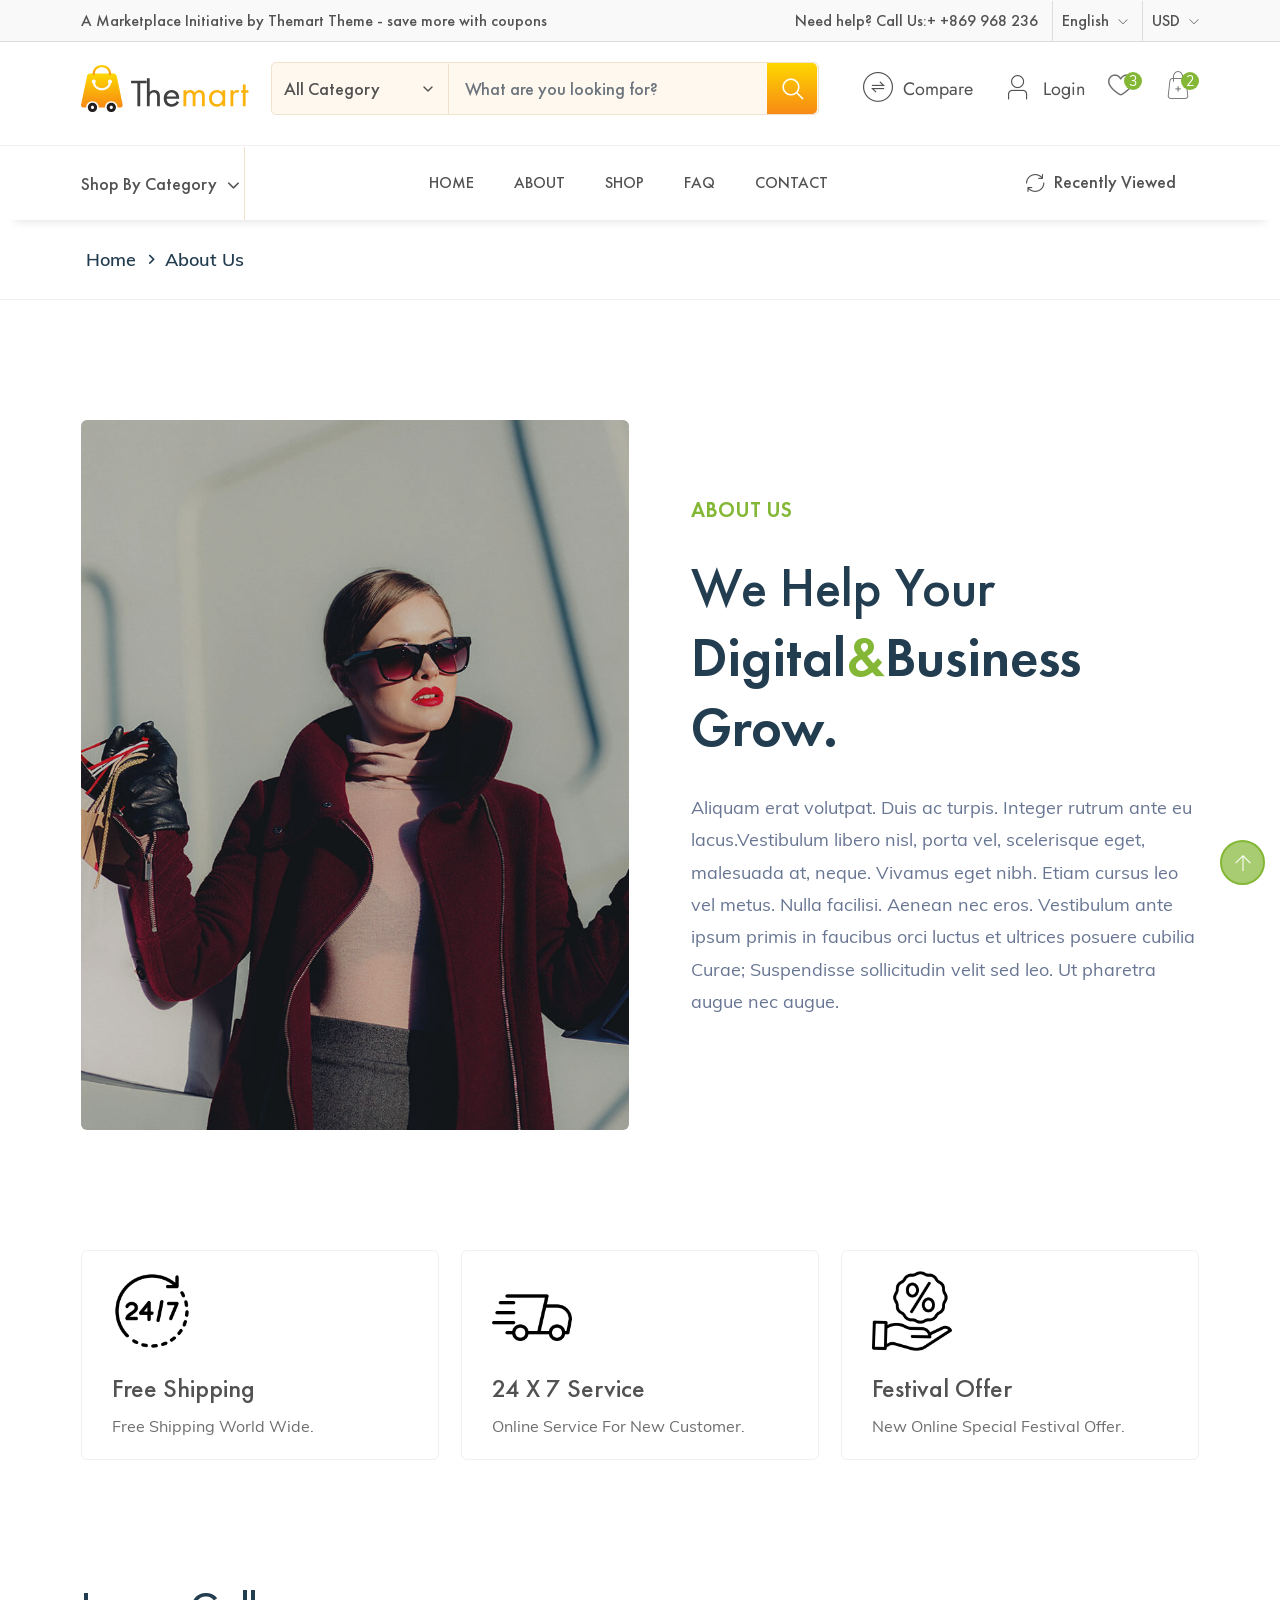
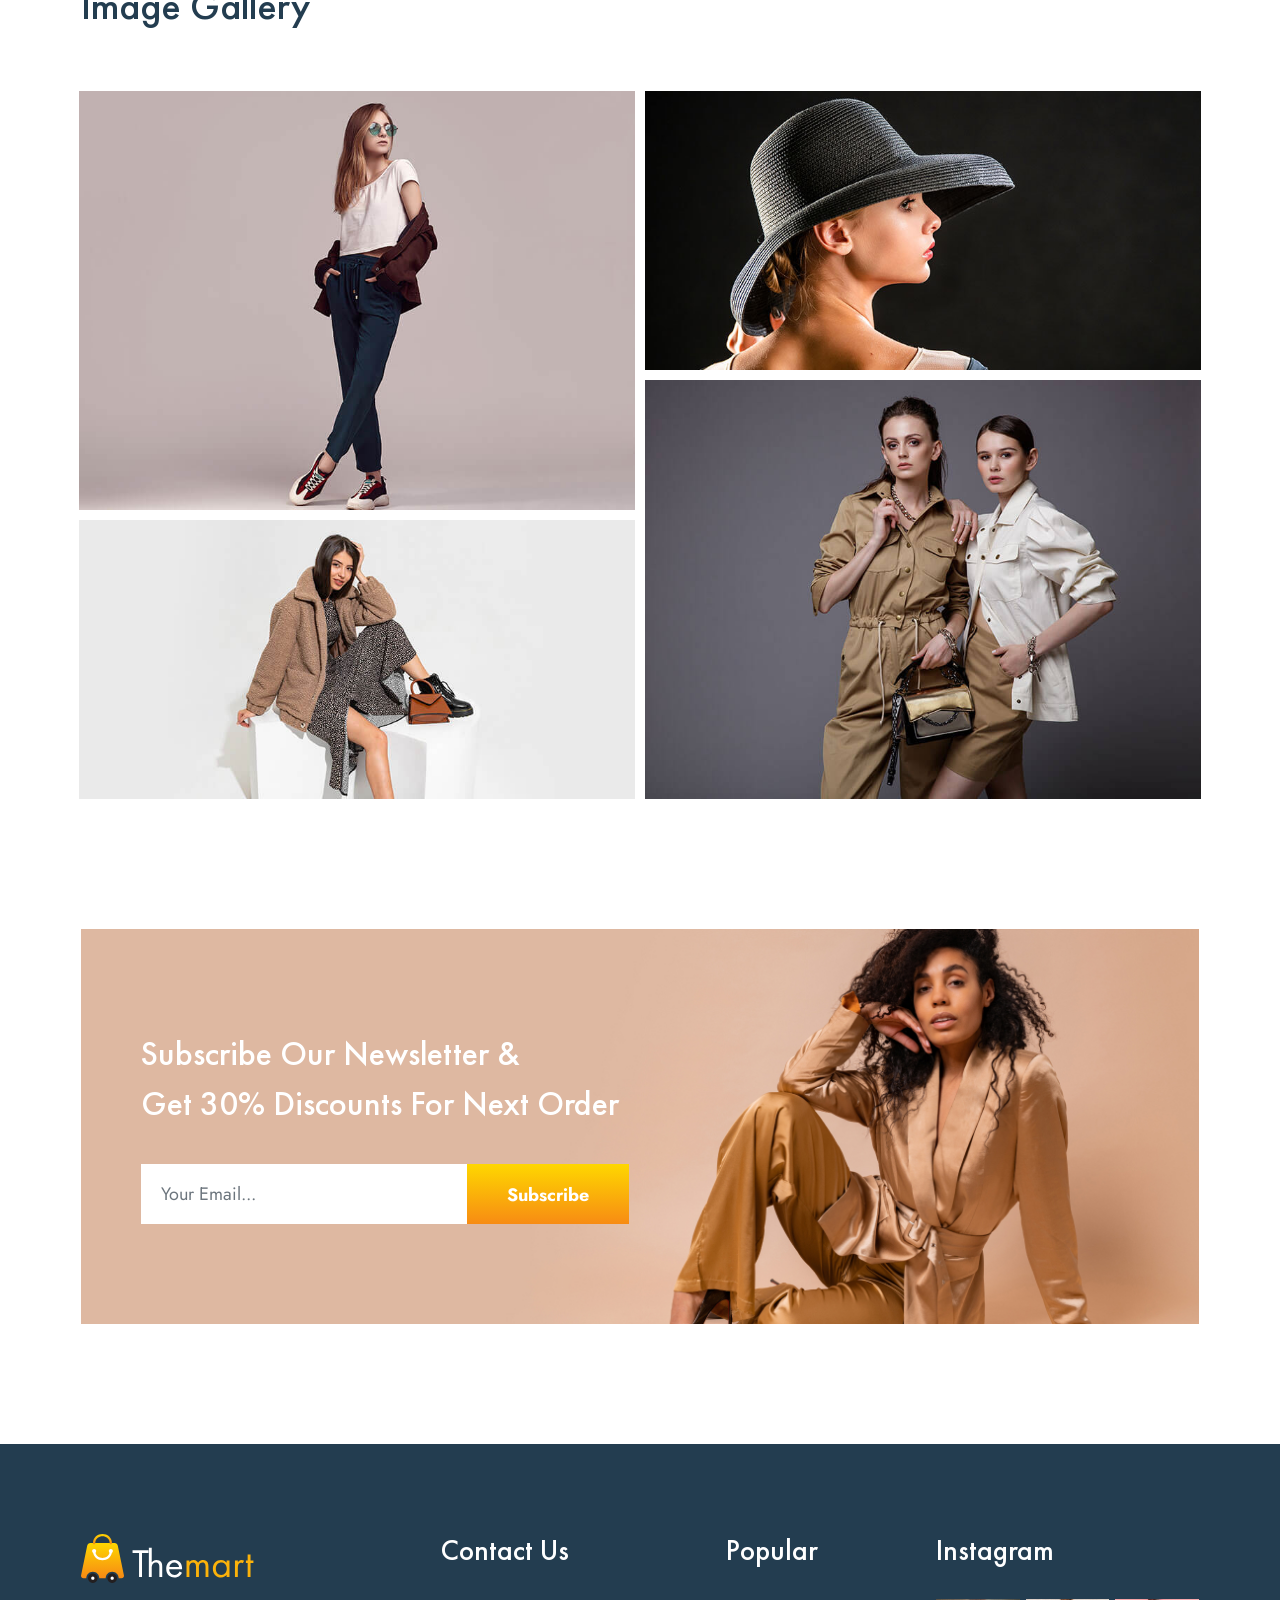
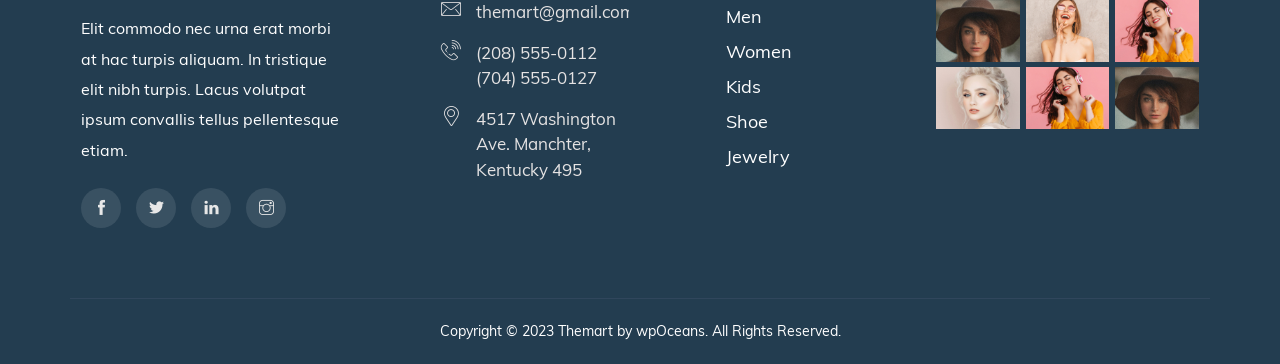
<file: about.html>
<!DOCTYPE html>
<html lang="en">


<!-- Mirrored from wpocean.com/html/tf/themart/about.html by HTTrack Website Copier/3.x [XR&CO'2014], Thu, 15 Jun 2023 08:56:34 GMT -->
<head>
    <meta charset="utf-8">
    <meta http-equiv="X-UA-Compatible" content="IE=edge">
    <meta name="viewport" content="width=device-width, initial-scale=1">
    <meta name="author" content="wpOceans">
    <link rel="shortcut icon" type="image/png" href="assets/images/favicon.png">
    <title>Themart - eCommerce HTML5 Template</title>
    <link href="assets/css/themify-icons.css" rel="stylesheet">
    <link href="assets/css/font-awesome.min.css" rel="stylesheet">
    <link href="assets/css/flaticon_ecommerce.css" rel="stylesheet">
    <link href="assets/css/bootstrap.min.css" rel="stylesheet">
    <link href="assets/css/animate.css" rel="stylesheet">
    <link href="assets/css/owl.carousel.css" rel="stylesheet">
    <link href="assets/css/owl.theme.css" rel="stylesheet">
    <link href="assets/css/slick.css" rel="stylesheet">
    <link href="assets/css/slick-theme.css" rel="stylesheet">
    <link href="assets/css/swiper.min.css" rel="stylesheet">
    <link href="assets/css/owl.transitions.css" rel="stylesheet">
    <link href="assets/css/jquery.fancybox.css" rel="stylesheet">
    <link href="assets/css/odometer-theme-default.css" rel="stylesheet">
    <link href="assets/sass/style.css" rel="stylesheet">
</head>

<body>

    <!-- start page-wrapper -->
    <div class="page-wrapper">
        <!-- start preloader -->
        <div class="preloader">
            <div class="vertical-centered-box">
                <div class="content">
                    <div class="loader-circle"></div>
                    <div class="loader-line-mask">
                        <div class="loader-line"></div>
                    </div>
                    <img src="assets/images/preloader.png" alt="">
                </div>
            </div>
        </div>
        <!-- end preloader -->

        <!-- start header -->
        <header id="header">
            <div class="topbar">
                <div class="container">
                    <div class="row">
                        <div class="col col-lg-6 col-md-12 col-sm-12 col-12">
                            <div class="contact-intro">
                                <span>A Marketplace Initiative by Themart Theme - save more with coupons</span>
                            </div>
                        </div>
                        <div class="col col-lg-6 col-md-12 col-sm-12 col-12">
                            <div class="contact-info">
                                <ul>
                                    <li><a href="tel:869968236"><span>Need help? Call Us:</span>+ +869 968 236</a></li>
                                    <li>
                                        <div class="dropdown">
                                            <button class="dropdown-toggle" type="button" id="dropdownMenuButton1"
                                                data-bs-toggle="dropdown" aria-expanded="false">
                                                English
                                            </button>
                                            <ul class="dropdown-menu" aria-labelledby="dropdownMenuButton1">
                                                <li><a class="dropdown-item" href="#">English</a></li>
                                                <li><a class="dropdown-item" href="#">Bangla</a></li>
                                            </ul>
                                        </div>
                                    </li>
                                    <li>
                                        <div class="dropdown">
                                            <button class="dropdown-toggle" type="button" id="dropdownMenuButton2"
                                                data-bs-toggle="dropdown" aria-expanded="false">
                                                USD
                                            </button>
                                            <ul class="dropdown-menu" aria-labelledby="dropdownMenuButton2">
                                                <li><a class="dropdown-item" href="#">BDT</a></li>
                                                <li><a class="dropdown-item" href="#">USD</a></li>
                                            </ul>
                                        </div>
                                    </li>
                                </ul>
                            </div>
                        </div>
                    </div>
                </div>
            </div>
            <!-- end topbar -->
            <!--  start header-middle -->
            <div class="header-middle">
                <div class="container">
                    <div class="row align-items-center">
                        <div class="col-lg-2">
                            <div class="navbar-header">
                                <a class="navbar-brand" href="index.html"><img src="assets/images/logo.svg" alt="logo"></a>
                            </div>
                        </div>
                        <div class="col-lg-6 col-12">
                            <form action="#" class="middle-box">
                                <div class="category">
                                    <select name="service" class="form-control">
                                        <option disabled="disabled" selected="">All Category</option>
                                        <option>Men</option>
                                        <option>Women</option>
                                        <option>Kids</option>
                                        <option>Sales</option>
                                        <option>Perfect Cake</option>
                                        <option>All Of The Above</option>
                                    </select>
                                </div>
                                <div class="search-box">
                                    <div class="input-group">
                                        <input type="search" class="form-control" placeholder="What are you looking for?">
                                        <button class="search-btn" type="submit"> <i class="fi flaticon-search"></i>
                                        </button>
                                    </div>
                                </div>
                            </form>
                        </div>
                        <div class="col-lg-4 col-12">
                            <div class="middle-right">
                                <ul>
                                    <li><a href="compare.html"><i
                                                class="fi flaticon-right-and-left"></i><span>Compare</span></a>
                                    </li>
                                    <li><a href="login.html"><i class="fi flaticon-user-profile"></i><span>Login</span></a></li>
                                    <li>
                                        <div class="header-wishlist-form-wrapper">
                                            <button class="wishlist-toggle-btn"> <i class="fi flaticon-heart"></i>
                                                <span class="cart-count">3</span></button>
                                            <div class="mini-wislist-content">
                                                <button class="mini-cart-close"><i class="ti-close"></i></button>
                                                <div class="mini-cart-items">
                                                    <div class="mini-cart-item clearfix">
                                                        <div class="mini-cart-item-image">
                                                            <a href="product.html"><img src="assets/images/cart/img-1.jpg"
                                                                    alt></a>
                                                        </div>
                                                        <div class="mini-cart-item-des">
                                                            <a href="product.html">Stylish Pink Coat</a>
                                                            <span class="mini-cart-item-price">$150</span>
                                                            <span class="mini-cart-item-quantity"><a href="#"><i
                                                                        class="ti-close"></i></a></span>
                                                        </div>
                                                    </div>
                                                    <div class="mini-cart-item clearfix">
                                                        <div class="mini-cart-item-image">
                                                            <a href="product.html"><img src="assets/images/cart/img-2.jpg"
                                                                    alt></a>
                                                        </div>
                                                        <div class="mini-cart-item-des">
                                                            <a href="product.html">Blue Bag</a>
                                                            <span class="mini-cart-item-price">$120</span>
                                                            <span class="mini-cart-item-quantity"><a href="#"><i
                                                                        class="ti-close"></i></a></span>
                                                        </div>
                                                    </div>
                                                    <div class="mini-cart-item clearfix">
                                                        <div class="mini-cart-item-image">
                                                            <a href="product.html"><img src="assets/images/cart/img-3.jpg"
                                                                    alt></a>
                                                        </div>
                                                        <div class="mini-cart-item-des">
                                                            <a href="product.html">Kids Blue Shoes</a>
                                                            <span class="mini-cart-item-price">$120</span>
                                                            <span class="mini-cart-item-quantity"><a href="#"><i
                                                                        class="ti-close"></i></a></span>
                                                        </div>
                                                    </div>
                                                </div>
                                                <div class="mini-cart-action clearfix">
                                                    <div class="mini-btn">
                                                        <a href="wishlist.html" class="view-cart-btn">View Wishlist</a>
                                                    </div>
                                                </div>
                                            </div>
                                        </div>
                                    </li>
                                    <li>
                                        <div class="mini-cart">
                                            <button class="cart-toggle-btn"> <i class="fi flaticon-add-to-cart"></i>
                                                <span class="cart-count">2</span></button>
                                            <div class="mini-cart-content">
                                                <button class="mini-cart-close"><i class="ti-close"></i></button>
                                                <div class="mini-cart-items">
                                                    <div class="mini-cart-item clearfix">
                                                        <div class="mini-cart-item-image">
                                                            <a href="product.html"><img src="assets/images/cart/img-1.jpg"
                                                                    alt></a>
                                                        </div>
                                                        <div class="mini-cart-item-des">
                                                            <a href="product.html">Stylish Pink Coat</a>
                                                            <span class="mini-cart-item-price">$150 x 1</span>
                                                            <span class="mini-cart-item-quantity"><a href="#"><i
                                                                        class="ti-close"></i></a></span>
                                                        </div>
                                                    </div>
                                                    <div class="mini-cart-item clearfix">
                                                        <div class="mini-cart-item-image">
                                                            <a href="product.html"><img src="assets/images/cart/img-2.jpg"
                                                                    alt></a>
                                                        </div>
                                                        <div class="mini-cart-item-des">
                                                            <a href="product.html">Blue Bag</a>
                                                            <span class="mini-cart-item-price">$120 x 2</span>
                                                            <span class="mini-cart-item-quantity"><a href="#"><i
                                                                        class="ti-close"></i></a></span>
                                                        </div>
                                                    </div>
                                                </div>
                                                <div class="mini-cart-action clearfix">
                                                    <span class="mini-checkout-price">Subtotal:
                                                        <span>$390</span></span>
                                                    <div class="mini-btn">
                                                        <a href="cart.html" class="view-cart-btn">View Cart</a>
                                                    </div>
                                                </div>
                                            </div>
                                        </div>
                                    </li>
                                </ul>
                            </div>
                        </div>
                    </div>
                </div>
            </div>
            <!--  end header-middle -->
            <div class="wpo-site-header">
                <nav class="navigation navbar navbar-expand-lg navbar-light">
                    <div class="container">
                        <div class="row align-items-center">
                            <div class="col-lg-3 col-md-3 col-sm-3 col-3 d-lg-none dl-block">
                                <div class="mobail-menu">
                                    <button type="button" class="navbar-toggler open-btn">
                                        <span class="sr-only">Toggle navigation</span>
                                        <span class="icon-bar first-angle"></span>
                                        <span class="icon-bar middle-angle"></span>
                                        <span class="icon-bar last-angle"></span>
                                    </button>
                                </div>
                            </div>
                            <div class="col-lg-1 col-md-6 col-sm-5 col-6 d-block d-lg-none">
                                <div class="navbar-header">
                                    <a class="navbar-brand" href="index.html"><img src="assets/images/logo.svg" alt="logo"></a>
                                </div>
                            </div>
                            <div class="col-lg-2 col-md-3 col-sm-4 col-3">
                                <div class="header-shop-item">
                                    <button class="header-shop-toggle-btn"><span>Shop By Category</span> </button>
                                    <div class="mini-shop-item">
                                        <ul id="metis-menu">
                                            <li>
                                                <a href="product.html">Feature Product</a>
                                            </li>
                                            <li class="header-catagory-item">
                                                <a class="menu-down-arrow" href="#">Perfunsee & Cologne</a>
                                                <ul class="header-catagory-single">
                                                    <li><a href="#">Men's Clothing</a></li>
                                                    <li><a href="#">Computer & Office</a></li>
                                                    <li><a href="#">Jewelry & Watches</a></li>
                                                    <li><a href="#">Phones & Accessories</a></li>
                                                </ul>
                                            </li>
                                            <li>
                                                <a href="product.html">Best Sellers</a>
                                            </li>
                                            <li class="header-catagory-item">
                                                <a class="menu-down-arrow" href="#">Men Fashion</a>
                                                <ul class="header-catagory-single">
                                                    <li><a href="#">Men's Clothing</a></li>
                                                    <li><a href="#">Computer & Office</a></li>
                                                    <li><a href="#">Jewelry & Watches</a></li>
                                                    <li><a href="#">Phones & Accessories</a></li>
                                                </ul>
                                            </li>
                                            <li>
                                                <a href="product.html">Bags & Shoes</a>
                                            </li>
                                            <li class="header-catagory-item">
                                                <a class="menu-down-arrow" href="#">Women Fashion</a>
                                                <ul class="header-catagory-single">
                                                    <li><a href="#">Men's Clothing</a></li>
                                                    <li><a href="#">Computer & Office</a></li>
                                                    <li><a href="#">Jewelry & Watches</a></li>
                                                    <li><a href="#">Phones & Accessories</a></li>
                                                </ul>
                                            </li>
                                            <li class="header-catagory-item">
                                                <a class="menu-down-arrow" href="#">Toys & kids Baby</a>
                                                <ul class="header-catagory-single">
                                                    <li><a href="#">Men's Clothing</a></li>
                                                    <li><a href="#">Computer & Office</a></li>
                                                    <li><a href="#">Jewelry & Watches</a></li>
                                                    <li><a href="#">Phones & Accessories</a></li>
                                                </ul>
                                            </li>
                                            <li>
                                                <a href="product.html">Men's Clothing</a>
                                            </li>
                                            <li>
                                                <a href="product.html">On Sale</a>
                                            </li>
                                            <li>
                                                <a href="product.html">All Accessories</a>
                                            </li>
                                        </ul>
                                    </div>
                                </div>
                            </div>
                            <div class="col-lg-8 col-md-1 col-1">
                                <div id="navbar" class="collapse navbar-collapse navigation-holder">
                                    <button class="menu-close"><i class="ti-close"></i></button>
                                    <ul class="nav navbar-nav mb-2 mb-lg-0">
                                        <li class="menu-item-has-children">
                                            <a href="#">Home</a>
                                        </li>
                                        <li><a href="about.html">About</a></li>
                                        <li class="menu-item-has-children">
                                            <a href="#">Shop</a>
                                        </li>
                                        <li class="menu-item-has-children">
                                            <a href="#">FAQ</a>
                                        </li>
                                        <li><a href="contact.html">Contact</a></li>
                                    </ul>
        
                                </div><!-- end of nav-collapse -->
                            </div>
                            <div class="col-lg-2 col-md-1 col-1">
                                <div class="header-right">
                                    <a href="recent-view.html" class="recent-btn"><i class="fi flaticon-refresh"></i>
                                        <span>Recently Viewed</span>
                                    </a>
                                </div>
                            </div>
                        </div>
                    </div><!-- end of container -->
                </nav>
            </div>
        </header>
        <!-- end of header -->

        <!-- start wpo-page-title -->
        <section class="wpo-page-title">
            <h2 class="d-none">Hide</h2>
            <div class="container">
                <div class="row">
                    <div class="col col-xs-12">
                        <div class="wpo-breadcumb-wrap">
                            <ol class="wpo-breadcumb-wrap">
                                <li><a href="index.html">Home</a></li>
                                <li>About Us</li>
                            </ol>
                        </div>
                    </div>
                </div> <!-- end row -->
            </div> <!-- end container -->
        </section>
        <!-- end page-title -->

        <!-- start of wpo-about-section -->
        <section class="wpo-about-section section-padding">
            <div class="container">
                <div class="row align-items-center">
                    <div class="col-lg-6 col-md-12 col-12">
                        <div class="wpo-about-wrap">
                            <div class="wpo-about-img">
                                <img src="assets/images/about.jpg" alt="">
                            </div>
                        </div>
                    </div>
                    <div class="col-lg-6 col-md-12 col-12">
                        <div class="wpo-about-text">
                            <h4>ABOUT US</h4>
                            <h2>We Help Your
                                <b>Digital<span>&</span>Business Grow.</b>
                            </h2>
                            <p>Aliquam erat volutpat. Duis ac turpis.
                                Integer rutrum ante eu lacus.Vestibulum libero nisl,
                                porta vel, scelerisque eget, malesuada at, neque. Vivamus eget nibh.
                                Etiam cursus leo vel metus. Nulla facilisi. Aenean nec eros.
                                Vestibulum ante ipsum primis in faucibus orci luctus et ultrices posuere cubilia Curae;
                                Suspendisse sollicitudin velit sed leo. Ut pharetra augue nec augue.</p>
                        </div>
                    </div>
                </div>
            </div>
        </section>
        <!-- end of wpo-about-section -->

        <!-- start wpo-service-section -->
        <section class="wpo-service-section">
            <div class="container">
                <div class="service-wrap">
                    <div class="row">
                        <div class="col-lg-4 col-md-6 col-12">
                            <div class="service-item">
                                <div class="service-item-img">
                                    <img src="assets/images/service/1.png" alt="">
                                </div>
                                <div class="service-item-text">
                                    <h2>Free Shipping</h2>
                                    <p>Free Shipping World Wide.</p>
                                </div>
                            </div>
                        </div>
                        <div class="col-lg-4 col-md-6 col-12">
                            <div class="service-item">
                                <div class="service-item-img">
                                    <img src="assets/images/service/2.png" alt="">
                                </div>
                                <div class="service-item-text">
                                    <h2>24 X 7 Service</h2>
                                    <p>Online Service For New Customer.</p>
                                </div>
                            </div>
                        </div>
                        <div class="col-lg-4 col-md-6 col-12">
                            <div class="service-item">
                                <div class="service-item-img">
                                    <img src="assets/images/service/3.png" alt="">
                                </div>
                                <div class="service-item-text">
                                    <h2>Festival Offer</h2>
                                    <p>New Online Special Festival Offer.</p>
                                </div>
                            </div>
                        </div>

                    </div>

                </div>
            </div>
        </section>
        <!-- end wpo-service-section -->

        <!-- start themart-gallery-section-->
        <section class="themart-gallery-section themart-gallery-section-s2 section-padding" id="gallery">
            <div class="container">
                <div class="row">
                    <div class="col-lg-6 col-12">
                        <div class="wpo-section-title">
                            <h2>Image Gallery</h2>
                        </div>
                    </div>
                </div>
                <div class="sortable-gallery">
                    <div class="gallery-filters"></div>
                    <div class="row">
                        <div class="col-lg-12">
                            <div class="portfolio-grids gallery-container clearfix">
                                <div class="grid">
                                    <div class="img-holder">
                                        <a href="assets/images/portfolio/1.jpg" class="fancybox"
                                            data-fancybox-group="gall-1">
                                            <img src="assets/images/portfolio/1.jpg" alt class="img img-responsive">
                                            <div class="hover-content">
                                                <i class="fi flaticon-eye"></i>
                                            </div>
                                        </a>
                                    </div>
                                </div>
                                <div class="grid">
                                    <div class="img-holder">
                                        <a href="assets/images/portfolio/2.jpg" class="fancybox"
                                            data-fancybox-group="gall-1">
                                            <img src="assets/images/portfolio/2.jpg" alt class="img img-responsive">
                                            <div class="hover-content">
                                                <i class="fi flaticon-eye"></i>
                                            </div>
                                        </a>
                                    </div>
                                </div>
                                <div class="grid">
                                    <div class="img-holder">
                                        <a href="assets/images/portfolio/4.jpg" class="fancybox"
                                            data-fancybox-group="gall-1">
                                            <img src="assets/images/portfolio/4.jpg" alt class="img img-responsive">
                                            <div class="hover-content">
                                                <i class="fi flaticon-eye"></i>
                                            </div>
                                        </a>
                                    </div>
                                </div>
                                <div class="grid">
                                    <div class="img-holder">
                                        <a href="assets/images/portfolio/3.jpg" class="fancybox"
                                            data-fancybox-group="gall-1">
                                            <img src="assets/images/portfolio/3.jpg" alt class="img img-responsive">
                                            <div class="hover-content">
                                                <i class="fi flaticon-eye"></i>
                                            </div>
                                        </a>
                                    </div>
                                </div>
                            </div>
                        </div>
                    </div>
                </div>
            </div>
        </section>
        <!-- end themart-gallery-section-->


        <!-- start of themart-cta-section -->
        <section class="themart-cta-section section-padding">
            <div class="container">
                <div class="cta-wrap">
                    <div class="row">
                        <div class="col-lg-6 col-md-8 col-12">
                            <div class="cta-content">
                                <h2>Subscribe Our Newsletter & <br>
                                    Get 30% Discounts For Next Order</h2>
                                <form>
                                    <div class="input-1">
                                        <input type="email" class="form-control" placeholder="Your Email..."
                                            required="">
                                        <div class="submit clearfix">
                                            <button class="theme-btn-s2" type="submit">Subscribe</button>
                                        </div>
                                    </div>
                                </form>
                            </div>

                        </div>
                    </div>
                </div>
            </div>
        </section>
        <!-- end of themart-cta-section -->
        <!-- start of wpo-site-footer-section -->
        <footer class="wpo-site-footer">
            <div class="wpo-upper-footer">
                <div class="container">
                    <div class="row">
                        <div class="col col-lg-3 col-md-6 col-sm-12 col-12">
                            <div class="widget about-widget">
                                <div class="logo widget-title">
                                    <img src="assets/images/logo-2.svg" alt="blog">
                                </div>
                                <p>Elit commodo nec urna erat morbi at hac turpis aliquam.
                                    In tristique elit nibh turpis. Lacus volutpat ipsum convallis tellus pellentesque
                                    etiam.</p>
                                <ul>
                                    <li>
                                        <a href="#">
                                            <i class="ti-facebook"></i>
                                        </a>
                                    </li>
                                    <li>
                                        <a href="#">
                                            <i class="ti-twitter-alt"></i>
                                        </a>
                                    </li>
                                    <li>
                                        <a href="#">
                                            <i class="ti-linkedin"></i>
                                        </a>
                                    </li>
                                    <li>
                                        <a href="#">
                                            <i class="ti-instagram"></i>
                                        </a>
                                    </li>
                                </ul>

                            </div>
                        </div>
                        <div class="col col-lg-3 col-md-6 col-sm-12 col-12">
                            <div class="widget link-widget">
                                <div class="widget-title">
                                    <h3>Contact Us</h3>
                                </div>
                                <div class="contact-ft">
                                    <ul>
                                        <li><i class="fi flaticon-mail"></i>themart@gmail.com</li>
                                        <li><i class="fi flaticon-phone"></i>(208) 555-0112 <br>(704) 555-0127</li>
                                        <li><i class="fi flaticon-pin"></i>4517 Washington Ave. Manchter,
                                            Kentucky 495</li>
                                    </ul>
                                </div>
                            </div>
                        </div>
                        <div class="col col-xl-3 col-lg-2 col-md-6 col-sm-12 col-12">
                            <div class="widget link-widget">
                                <div class="widget-title">
                                    <h3>Popular</h3>
                                </div>
                                <ul>
                                    <li><a href="product.html">Men</a></li>
                                    <li><a href="product.html">Women</a></li>
                                    <li><a href="product.html">Kids</a></li>
                                    <li><a href="product.html">Shoe</a></li>
                                    <li><a href="product.html">Jewelry</a></li>
                                </ul>
                            </div>
                        </div>
                        <div class="col col-xl-3 col-lg-4 col-md-6 col-sm-12 col-12">
                            <div class="widget instagram">
                                <div class="widget-title">
                                    <h3>Instagram</h3>
                                </div>
                                <ul class="d-flex">
                                    <li><a href="project-single.html"><img src="assets/images/instragram/1.jpg"
                                                alt=""></a>
                                    </li>
                                    <li><a href="project-single.html"><img src="assets/images/instragram/2.jpg"
                                                alt=""></a>
                                    </li>
                                    <li><a href="project-single.html"><img src="assets/images/instragram/4.jpg"
                                                alt=""></a>
                                    </li>
                                    <li><a href="project-single.html"><img src="assets/images/instragram/3.jpg"
                                                alt=""></a>
                                    </li>
                                    <li><a href="project-single.html"><img src="assets/images/instragram/4.jpg"
                                                alt=""></a>
                                    </li>
                                    <li><a href="project-single.html"><img src="assets/images/instragram/1.jpg"
                                                alt=""></a>
                                    </li>
                                </ul>
                            </div>
                        </div>
                    </div>
                </div> <!-- end container -->
            </div>
            <div class="wpo-lower-footer">
                <div class="container">
                    <div class="row">
                        <div class="col col-xs-12">
                            <p class="copyright"> Copyright &copy; 2023 Themart by <a href="index.html">wpOceans</a>.
                                All
                                Rights Reserved.</p>
                        </div>
                    </div>
                </div>
            </div>
        </footer>
        <!-- end of wpo-site-footer-section -->



    </div>
    <!-- end of page-wrapper -->

    <!-- All JavaScript files
    ================================================== -->
    <script src="assets/js/jquery.min.js"></script>
    <script src="assets/js/bootstrap.bundle.min.js"></script>
    <!-- Plugins for this template -->
    <script src="assets/js/modernizr.custom.js"></script>
    <script src="assets/js/jquery.dlmenu.js"></script>
    <script src="assets/js/jquery-plugin-collection.js"></script>
    <!-- Custom script for this template -->
    <script src="assets/js/script.js"></script>
</body>


<!-- Mirrored from wpocean.com/html/tf/themart/about.html by HTTrack Website Copier/3.x [XR&CO'2014], Thu, 15 Jun 2023 08:56:36 GMT -->
</html>
</file>
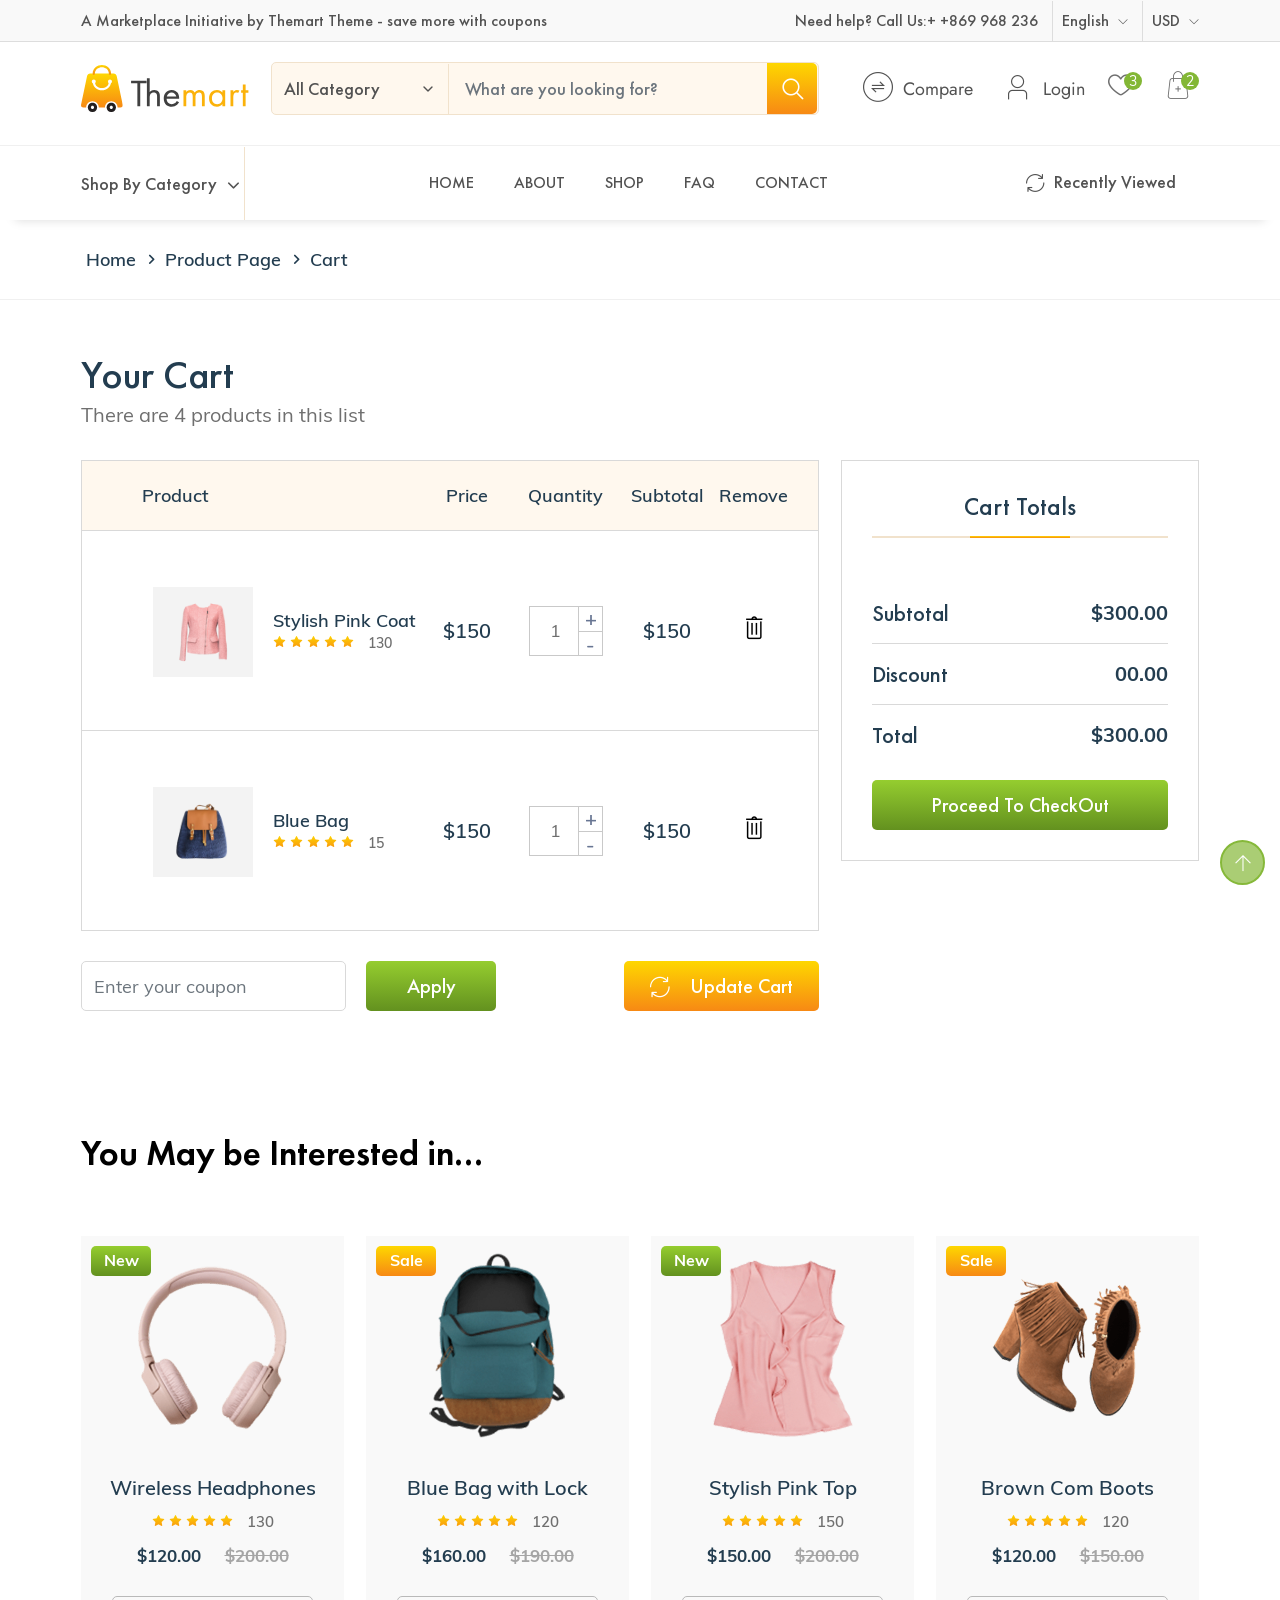
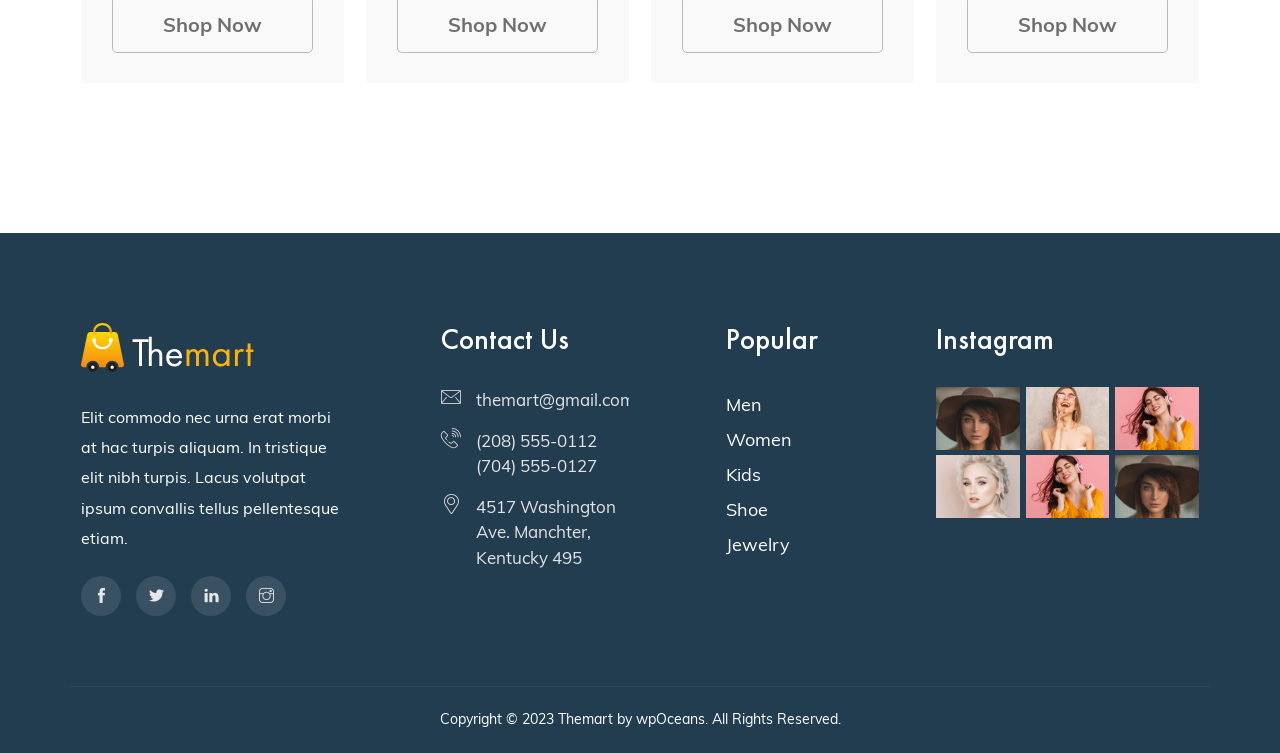
<file: cart.html>
<!DOCTYPE html>
<html lang="en">


<!-- Mirrored from wpocean.com/html/tf/themart/cart.html by HTTrack Website Copier/3.x [XR&CO'2014], Thu, 15 Jun 2023 08:56:31 GMT -->
<head>
    <meta charset="utf-8">
    <meta http-equiv="X-UA-Compatible" content="IE=edge">
    <meta name="viewport" content="width=device-width, initial-scale=1">
    <meta name="author" content="wpOceans">
    <link rel="shortcut icon" type="image/png" href="assets/images/favicon.png">
   <title>Themart - eCommerce HTML5 Template</title>
    <link href="assets/css/themify-icons.css" rel="stylesheet">
    <link href="assets/css/font-awesome.min.css" rel="stylesheet">
    <link href="assets/css/flaticon_ecommerce.css" rel="stylesheet">
    <link href="assets/css/bootstrap.min.css" rel="stylesheet">
    <link href="assets/css/animate.css" rel="stylesheet">
    <link href="assets/css/owl.carousel.css" rel="stylesheet">
    <link href="assets/css/owl.theme.css" rel="stylesheet">
    <link href="assets/css/slick.css" rel="stylesheet">
    <link href="assets/css/slick-theme.css" rel="stylesheet">
    <link href="assets/css/swiper.min.css" rel="stylesheet">
    <link href="assets/css/owl.transitions.css" rel="stylesheet">
    <link href="assets/css/jquery.fancybox.css" rel="stylesheet">
    <link href="assets/css/odometer-theme-default.css" rel="stylesheet">
    <link href="assets/sass/style.css" rel="stylesheet">
</head>

<body>

    <!-- start page-wrapper -->
    <div class="page-wrapper">
        <!-- start preloader -->
        <div class="preloader">
            <div class="vertical-centered-box">
                <div class="content">
                    <div class="loader-circle"></div>
                    <div class="loader-line-mask">
                        <div class="loader-line"></div>
                    </div>
                    <img src="assets/images/preloader.png" alt="">
                </div>
            </div>
        </div>
        <!-- end preloader -->

        <!-- start header -->
        <header id="header">
            <div class="topbar">
                <div class="container">
                    <div class="row">
                        <div class="col col-lg-6 col-md-12 col-sm-12 col-12">
                            <div class="contact-intro">
                                <span>A Marketplace Initiative by Themart Theme - save more with coupons</span>
                            </div>
                        </div>
                        <div class="col col-lg-6 col-md-12 col-sm-12 col-12">
                            <div class="contact-info">
                                <ul>
                                    <li><a href="tel:869968236"><span>Need help? Call Us:</span>+ +869 968 236</a></li>
                                    <li>
                                        <div class="dropdown">
                                            <button class="dropdown-toggle" type="button" id="dropdownMenuButton1"
                                                data-bs-toggle="dropdown" aria-expanded="false">
                                                English
                                            </button>
                                            <ul class="dropdown-menu" aria-labelledby="dropdownMenuButton1">
                                                <li><a class="dropdown-item" href="#">English</a></li>
                                                <li><a class="dropdown-item" href="#">Bangla</a></li>
                                            </ul>
                                        </div>
                                    </li>
                                    <li>
                                        <div class="dropdown">
                                            <button class="dropdown-toggle" type="button" id="dropdownMenuButton2"
                                                data-bs-toggle="dropdown" aria-expanded="false">
                                                USD
                                            </button>
                                            <ul class="dropdown-menu" aria-labelledby="dropdownMenuButton2">
                                                <li><a class="dropdown-item" href="#">BDT</a></li>
                                                <li><a class="dropdown-item" href="#">USD</a></li>
                                            </ul>
                                        </div>
                                    </li>
                                </ul>
                            </div>
                        </div>
                    </div>
                </div>
            </div>
            <!-- end topbar -->
            <!--  start header-middle -->
            <div class="header-middle">
                <div class="container">
                    <div class="row align-items-center">
                        <div class="col-lg-2">
                            <div class="navbar-header">
                                <a class="navbar-brand" href="index.html"><img src="assets/images/logo.svg" alt="logo"></a>
                            </div>
                        </div>
                        <div class="col-lg-6 col-12">
                            <form action="#" class="middle-box">
                                <div class="category">
                                    <select name="service" class="form-control">
                                        <option disabled="disabled" selected="">All Category</option>
                                        <option>Men</option>
                                        <option>Women</option>
                                        <option>Kids</option>
                                        <option>Sales</option>
                                        <option>Perfect Cake</option>
                                        <option>All Of The Above</option>
                                    </select>
                                </div>
                                <div class="search-box">
                                    <div class="input-group">
                                        <input type="search" class="form-control" placeholder="What are you looking for?">
                                        <button class="search-btn" type="submit"> <i class="fi flaticon-search"></i>
                                        </button>
                                    </div>
                                </div>
                            </form>
                        </div>
                        <div class="col-lg-4 col-12">
                            <div class="middle-right">
                                <ul>
                                    <li><a href="compare.html"><i
                                                class="fi flaticon-right-and-left"></i><span>Compare</span></a>
                                    </li>
                                    <li><a href="login.html"><i class="fi flaticon-user-profile"></i><span>Login</span></a></li>
                                    <li>
                                        <div class="header-wishlist-form-wrapper">
                                            <button class="wishlist-toggle-btn"> <i class="fi flaticon-heart"></i>
                                                <span class="cart-count">3</span></button>
                                            <div class="mini-wislist-content">
                                                <button class="mini-cart-close"><i class="ti-close"></i></button>
                                                <div class="mini-cart-items">
                                                    <div class="mini-cart-item clearfix">
                                                        <div class="mini-cart-item-image">
                                                            <a href="product.html"><img src="assets/images/cart/img-1.jpg"
                                                                    alt></a>
                                                        </div>
                                                        <div class="mini-cart-item-des">
                                                            <a href="product.html">Stylish Pink Coat</a>
                                                            <span class="mini-cart-item-price">$150</span>
                                                            <span class="mini-cart-item-quantity"><a href="#"><i
                                                                        class="ti-close"></i></a></span>
                                                        </div>
                                                    </div>
                                                    <div class="mini-cart-item clearfix">
                                                        <div class="mini-cart-item-image">
                                                            <a href="product.html"><img src="assets/images/cart/img-2.jpg"
                                                                    alt></a>
                                                        </div>
                                                        <div class="mini-cart-item-des">
                                                            <a href="product.html">Blue Bag</a>
                                                            <span class="mini-cart-item-price">$120</span>
                                                            <span class="mini-cart-item-quantity"><a href="#"><i
                                                                        class="ti-close"></i></a></span>
                                                        </div>
                                                    </div>
                                                    <div class="mini-cart-item clearfix">
                                                        <div class="mini-cart-item-image">
                                                            <a href="product.html"><img src="assets/images/cart/img-3.jpg"
                                                                    alt></a>
                                                        </div>
                                                        <div class="mini-cart-item-des">
                                                            <a href="product.html">Kids Blue Shoes</a>
                                                            <span class="mini-cart-item-price">$120</span>
                                                            <span class="mini-cart-item-quantity"><a href="#"><i
                                                                        class="ti-close"></i></a></span>
                                                        </div>
                                                    </div>
                                                </div>
                                                <div class="mini-cart-action clearfix">
                                                    <div class="mini-btn">
                                                        <a href="wishlist.html" class="view-cart-btn">View Wishlist</a>
                                                    </div>
                                                </div>
                                            </div>
                                        </div>
                                    </li>
                                    <li>
                                        <div class="mini-cart">
                                            <button class="cart-toggle-btn"> <i class="fi flaticon-add-to-cart"></i>
                                                <span class="cart-count">2</span></button>
                                            <div class="mini-cart-content">
                                                <button class="mini-cart-close"><i class="ti-close"></i></button>
                                                <div class="mini-cart-items">
                                                    <div class="mini-cart-item clearfix">
                                                        <div class="mini-cart-item-image">
                                                            <a href="product.html"><img src="assets/images/cart/img-1.jpg"
                                                                    alt></a>
                                                        </div>
                                                        <div class="mini-cart-item-des">
                                                            <a href="product.html">Stylish Pink Coat</a>
                                                            <span class="mini-cart-item-price">$150 x 1</span>
                                                            <span class="mini-cart-item-quantity"><a href="#"><i
                                                                        class="ti-close"></i></a></span>
                                                        </div>
                                                    </div>
                                                    <div class="mini-cart-item clearfix">
                                                        <div class="mini-cart-item-image">
                                                            <a href="product.html"><img src="assets/images/cart/img-2.jpg"
                                                                    alt></a>
                                                        </div>
                                                        <div class="mini-cart-item-des">
                                                            <a href="product.html">Blue Bag</a>
                                                            <span class="mini-cart-item-price">$120 x 2</span>
                                                            <span class="mini-cart-item-quantity"><a href="#"><i
                                                                        class="ti-close"></i></a></span>
                                                        </div>
                                                    </div>
                                                </div>
                                                <div class="mini-cart-action clearfix">
                                                    <span class="mini-checkout-price">Subtotal:
                                                        <span>$390</span></span>
                                                    <div class="mini-btn">
                                                        <a href="cart.html" class="view-cart-btn">View Cart</a>
                                                    </div>
                                                </div>
                                            </div>
                                        </div>
                                    </li>
                                </ul>
                            </div>
                        </div>
                    </div>
                </div>
            </div>
            <!--  end header-middle -->
            <div class="wpo-site-header">
                <nav class="navigation navbar navbar-expand-lg navbar-light">
                    <div class="container">
                        <div class="row align-items-center">
                            <div class="col-lg-3 col-md-3 col-sm-3 col-3 d-lg-none dl-block">
                                <div class="mobail-menu">
                                    <button type="button" class="navbar-toggler open-btn">
                                        <span class="sr-only">Toggle navigation</span>
                                        <span class="icon-bar first-angle"></span>
                                        <span class="icon-bar middle-angle"></span>
                                        <span class="icon-bar last-angle"></span>
                                    </button>
                                </div>
                            </div>
                            <div class="col-lg-1 col-md-6 col-sm-5 col-6 d-block d-lg-none">
                                <div class="navbar-header">
                                    <a class="navbar-brand" href="index.html"><img src="assets/images/logo.svg" alt="logo"></a>
                                </div>
                            </div>
                            <div class="col-lg-2 col-md-3 col-sm-4 col-3">
                                <div class="header-shop-item">
                                    <button class="header-shop-toggle-btn"><span>Shop By Category</span> </button>
                                    <div class="mini-shop-item">
                                        <ul id="metis-menu">
                                            <li>
                                                <a href="product.html">Feature Product</a>
                                            </li>
                                            <li class="header-catagory-item">
                                                <a class="menu-down-arrow" href="#">Perfunsee & Cologne</a>
                                                <ul class="header-catagory-single">
                                                    <li><a href="#">Men's Clothing</a></li>
                                                    <li><a href="#">Computer & Office</a></li>
                                                    <li><a href="#">Jewelry & Watches</a></li>
                                                    <li><a href="#">Phones & Accessories</a></li>
                                                </ul>
                                            </li>
                                            <li>
                                                <a href="product.html">Best Sellers</a>
                                            </li>
                                            <li class="header-catagory-item">
                                                <a class="menu-down-arrow" href="#">Men Fashion</a>
                                                <ul class="header-catagory-single">
                                                    <li><a href="#">Men's Clothing</a></li>
                                                    <li><a href="#">Computer & Office</a></li>
                                                    <li><a href="#">Jewelry & Watches</a></li>
                                                    <li><a href="#">Phones & Accessories</a></li>
                                                </ul>
                                            </li>
                                            <li>
                                                <a href="product.html">Bags & Shoes</a>
                                            </li>
                                            <li class="header-catagory-item">
                                                <a class="menu-down-arrow" href="#">Women Fashion</a>
                                                <ul class="header-catagory-single">
                                                    <li><a href="#">Men's Clothing</a></li>
                                                    <li><a href="#">Computer & Office</a></li>
                                                    <li><a href="#">Jewelry & Watches</a></li>
                                                    <li><a href="#">Phones & Accessories</a></li>
                                                </ul>
                                            </li>
                                            <li class="header-catagory-item">
                                                <a class="menu-down-arrow" href="#">Toys & kids Baby</a>
                                                <ul class="header-catagory-single">
                                                    <li><a href="#">Men's Clothing</a></li>
                                                    <li><a href="#">Computer & Office</a></li>
                                                    <li><a href="#">Jewelry & Watches</a></li>
                                                    <li><a href="#">Phones & Accessories</a></li>
                                                </ul>
                                            </li>
                                            <li>
                                                <a href="product.html">Men's Clothing</a>
                                            </li>
                                            <li>
                                                <a href="product.html">On Sale</a>
                                            </li>
                                            <li>
                                                <a href="product.html">All Accessories</a>
                                            </li>
                                        </ul>
                                    </div>
                                </div>
                            </div>
                            <div class="col-lg-8 col-md-1 col-1">
                                <div id="navbar" class="collapse navbar-collapse navigation-holder">
                                    <button class="menu-close"><i class="ti-close"></i></button>
                                    <ul class="nav navbar-nav mb-2 mb-lg-0">
                                        <li class="menu-item-has-children">
                                            <a href="#">Home</a>
                                        </li>
                                        <li><a href="about.html">About</a></li>
                                        <li class="menu-item-has-children">
                                            <a href="#">Shop</a>
                                        </li>
                                        <li class="menu-item-has-children">
                                            <a href="#">FAQ</a>
                                        </li>
                                        <li><a href="contact.html">Contact</a></li>
                                    </ul>
        
                                </div><!-- end of nav-collapse -->
                            </div>
                            <div class="col-lg-2 col-md-1 col-1">
                                <div class="header-right">
                                    <a href="recent-view.html" class="recent-btn"><i class="fi flaticon-refresh"></i>
                                        <span>Recently Viewed</span>
                                    </a>
                                </div>
                            </div>
                        </div>
                    </div><!-- end of container -->
                </nav>
            </div>
        </header>
        <!-- end of header -->

        <!-- start wpo-page-title -->
        <section class="wpo-page-title">
            <h2 class="d-none">Hide</h2>
            <div class="container">
                <div class="row">
                    <div class="col col-xs-12">
                        <div class="wpo-breadcumb-wrap">
                            <ol class="wpo-breadcumb-wrap">
                                <li><a href="index.html">Home</a></li>
                                <li><a href="product.html">Product Page</a></li>
                                <li>Cart</li>
                            </ol>
                        </div>
                    </div>
                </div> <!-- end row -->
            </div> <!-- end container -->
        </section>
        <!-- end page-title -->

        <!-- cart-area-s2 start -->
        <div class="cart-area-s2 section-padding">
            <div class="container">
                <div class="row">
                    <div class="col-12">
                        <div class="single-page-title">
                            <h2>Your Cart</h2>
                            <p>There are 4 products in this list</p>
                        </div>
                    </div>
                </div>
                <div class="cart-wrapper">
                    <div class="row">
                        <div class="col-lg-8 col-12">
                            <form action="#">
                                <div class="cart-item">
                                    <table class="table-responsive cart-wrap">
                                        <thead>
                                            <tr>
                                                <th class="images images-b">Product</th>
                                                <th class="ptice">Price</th>
                                                <th class="stock">Quantity</th>
                                                <th class="ptice total">Subtotal</th>
                                                <th class="remove remove-b">Remove</th>
                                            </tr>
                                        </thead>
                                        <tbody>
                                            <tr class="wishlist-item">
                                                <td class="product-item-wish">
                                                    <div class="check-box"><input type="checkbox"
                                                            class="myproject-checkbox">
                                                    </div>
                                                    <div class="images">
                                                        <span>
                                                            <img src="assets/images/cart/img-1.jpg" alt="">
                                                        </span>
                                                    </div>
                                                    <div class="product">
                                                        <ul>
                                                            <li class="first-cart">Stylish Pink Coat</li>
                                                            <li>
                                                                <div class="rating-product">
                                                                    <i class="fi flaticon-star"></i>
                                                                    <i class="fi flaticon-star"></i>
                                                                    <i class="fi flaticon-star"></i>
                                                                    <i class="fi flaticon-star"></i>
                                                                    <i class="fi flaticon-star"></i>
                                                                    <span>130</span>
                                                                </div>
                                                            </li>
                                                        </ul>
                                                    </div>
                                                </td>
                                                <td class="ptice">$150</td>
                                                <td class="td-quantity">
                                                    <div class="quantity cart-plus-minus">
                                                        <input class="text-value" type="text" value="1">
                                                        <div class="dec qtybutton">-</div>
                                                        <div class="inc qtybutton">+</div>
                                                    </div>
                                                </td>
                                                <td class="ptice">$150</td>
                                                <td class="action">
                                                    <ul>
                                                        <li class="w-btn"><a data-bs-toggle="tooltip"
                                                                data-bs-html="true" title="" href="#"
                                                                data-bs-original-title="Remove from Cart"
                                                                aria-label="Remove from Cart"><i
                                                                    class="fi ti-trash"></i></a></li>
                                                    </ul>
                                                </td>
                                            </tr>
                                            <tr class="wishlist-item">
                                                <td class="product-item-wish">
                                                    <div class="check-box"><input type="checkbox"
                                                            class="myproject-checkbox">
                                                    </div>
                                                    <div class="images">
                                                        <span>
                                                            <img src="assets/images/cart/img-2.jpg" alt="">
                                                        </span>
                                                    </div>
                                                    <div class="product">
                                                        <ul>
                                                            <li class="first-cart">Blue Bag</li>
                                                            <li>
                                                                <div class="rating-product">
                                                                    <i class="fi flaticon-star"></i>
                                                                    <i class="fi flaticon-star"></i>
                                                                    <i class="fi flaticon-star"></i>
                                                                    <i class="fi flaticon-star"></i>
                                                                    <i class="fi flaticon-star"></i>
                                                                    <span>15</span>
                                                                </div>
                                                            </li>
                                                        </ul>
                                                    </div>
                                                </td>
                                                <td class="ptice">$150</td>
                                                <td class="td-quantity">
                                                    <div class="quantity cart-plus-minus">
                                                        <input class="text-value" type="text" value="1">
                                                        <div class="dec qtybutton">-</div>
                                                        <div class="inc qtybutton">+</div>
                                                    </div>
                                                </td>
                                                <td class="ptice">$150</td>
                                                <td class="action">
                                                    <ul>
                                                        <li class="w-btn"><a data-bs-toggle="tooltip"
                                                                data-bs-html="true" title="" href="#"
                                                                data-bs-original-title="Remove from Cart"
                                                                aria-label="Remove from Cart"><i
                                                                    class="fi ti-trash"></i></a></li>
                                                    </ul>
                                                </td>
                                            </tr>
                                        </tbody>

                                    </table>
                                </div>
                                <div class="cart-action">
                                    <div class="apply-area">
                                        <input type="text" class="form-control" placeholder="Enter your coupon">
                                        <button class="theme-btn-s2" type="submit">Apply</button>
                                    </div>
                                    <a class="theme-btn-s2" href="#"><i class="fi flaticon-refresh"></i> Update Cart</a>
                                </div>
                            </form>
                        </div>
                        <div class="col-lg-4 col-12">
                            <div class="cart-total-wrap">
                                <h3>Cart Totals</h3>
                                <div class="sub-total">
                                    <h4>Subtotal</h4>
                                    <span>$300.00</span>
                                </div>
                                <div class="sub-total my-3">
                                    <h4>Discount</h4>
                                    <span>00.00</span>
                                </div>
                                <div class="total mb-3">
                                    <h4>Total</h4>
                                    <span>$300.00</span>
                                </div>
                                <a class="theme-btn-s2" href="checkout.html">Proceed To CheckOut</a>
                            </div>
                        </div>
                    </div>
                </div>
                <div class="cart-prodact">
                    <h2>You May be Interested in…</h2>
                    <div class="row">
                        <div class="col-lg-3 col-md-4 col-sm-6 col-12">
                            <div class="product-item">
                                <div class="image">
                                    <img src="assets/images/interest-product/1.png" alt="">
                                    <div class="tag new">New</div>
                                </div>
                                <div class="text">
                                    <h2><a href="product-single.html">Wireless Headphones</a></h2>
                                    <div class="rating-product">
                                        <i class="fi flaticon-star"></i>
                                        <i class="fi flaticon-star"></i>
                                        <i class="fi flaticon-star"></i>
                                        <i class="fi flaticon-star"></i>
                                        <i class="fi flaticon-star"></i>
                                        <span>130</span>
                                    </div>
                                    <div class="price">
                                        <span class="present-price">$120.00</span>
                                        <del class="old-price">$200.00</del>
                                    </div>
                                    <div class="shop-btn">
                                        <a class="theme-btn-s2" href="product.html">Shop Now</a>
                                    </div>
                                </div>
                            </div>
                        </div>
                        <div class="col-lg-3 col-md-4 col-sm-6 col-12">
                            <div class="product-item">
                                <div class="image">
                                    <img src="assets/images/interest-product/2.png" alt="">
                                    <div class="tag sale">Sale</div>
                                </div>
                                <div class="text">
                                    <h2><a href="product-single.html">Blue Bag with Lock</a></h2>
                                    <div class="rating-product">
                                        <i class="fi flaticon-star"></i>
                                        <i class="fi flaticon-star"></i>
                                        <i class="fi flaticon-star"></i>
                                        <i class="fi flaticon-star"></i>
                                        <i class="fi flaticon-star"></i>
                                        <span>120</span>
                                    </div>
                                    <div class="price">
                                        <span class="present-price">$160.00</span>
                                        <del class="old-price">$190.00</del>
                                    </div>
                                    <div class="shop-btn">
                                        <a class="theme-btn-s2" href="product.html">Shop Now</a>
                                    </div>
                                </div>
                            </div>
                        </div>
                        <div class="col-lg-3 col-md-4 col-sm-6 col-12">
                            <div class="product-item">
                                <div class="image">
                                    <img src="assets/images/interest-product/3.png" alt="">
                                    <div class="tag new">New</div>
                                </div>
                                <div class="text">
                                    <h2><a href="product-single.html">Stylish Pink Top</a></h2>
                                    <div class="rating-product">
                                        <i class="fi flaticon-star"></i>
                                        <i class="fi flaticon-star"></i>
                                        <i class="fi flaticon-star"></i>
                                        <i class="fi flaticon-star"></i>
                                        <i class="fi flaticon-star"></i>
                                        <span>150</span>
                                    </div>
                                    <div class="price">
                                        <span class="present-price">$150.00</span>
                                        <del class="old-price">$200.00</del>
                                    </div>
                                    <div class="shop-btn">
                                        <a class="theme-btn-s2" href="product.html">Shop Now</a>
                                    </div>
                                </div>
                            </div>
                        </div>
                        <div class="col-lg-3 col-md-4 col-sm-6 col-12">
                            <div class="product-item">
                                <div class="image">
                                    <img src="assets/images/interest-product/4.png" alt="">
                                    <div class="tag sale">Sale</div>
                                </div>
                                <div class="text">
                                    <h2><a href="product-single.html">Brown Com Boots</a></h2>
                                    <div class="rating-product">
                                        <i class="fi flaticon-star"></i>
                                        <i class="fi flaticon-star"></i>
                                        <i class="fi flaticon-star"></i>
                                        <i class="fi flaticon-star"></i>
                                        <i class="fi flaticon-star"></i>
                                        <span>120</span>
                                    </div>
                                    <div class="price">
                                        <span class="present-price">$120.00</span>
                                        <del class="old-price">$150.00</del>
                                    </div>
                                    <div class="shop-btn">
                                        <a class="theme-btn-s2" href="product.html">Shop Now</a>
                                    </div>
                                </div>
                            </div>
                        </div>
                    </div>
                </div>
            </div>
        </div>
        <!-- cart-area end -->

        <!-- start of wpo-site-footer-section -->
        <footer class="wpo-site-footer">
            <div class="wpo-upper-footer">
                <div class="container">
                    <div class="row">
                        <div class="col col-lg-3 col-md-6 col-sm-12 col-12">
                            <div class="widget about-widget">
                                <div class="logo widget-title">
                                    <img src="assets/images/logo-2.svg" alt="blog">
                                </div>
                                <p>Elit commodo nec urna erat morbi at hac turpis aliquam.
                                    In tristique elit nibh turpis. Lacus volutpat ipsum convallis tellus pellentesque
                                    etiam.</p>
                                <ul>
                                    <li>
                                        <a href="#">
                                            <i class="ti-facebook"></i>
                                        </a>
                                    </li>
                                    <li>
                                        <a href="#">
                                            <i class="ti-twitter-alt"></i>
                                        </a>
                                    </li>
                                    <li>
                                        <a href="#">
                                            <i class="ti-linkedin"></i>
                                        </a>
                                    </li>
                                    <li>
                                        <a href="#">
                                            <i class="ti-instagram"></i>
                                        </a>
                                    </li>
                                </ul>

                            </div>
                        </div>
                        <div class="col col-lg-3 col-md-6 col-sm-12 col-12">
                            <div class="widget link-widget">
                                <div class="widget-title">
                                    <h3>Contact Us</h3>
                                </div>
                                <div class="contact-ft">
                                    <ul>
                                        <li><i class="fi flaticon-mail"></i>themart@gmail.com</li>
                                        <li><i class="fi flaticon-phone"></i>(208) 555-0112 <br>(704) 555-0127</li>
                                        <li><i class="fi flaticon-pin"></i>4517 Washington Ave. Manchter,
                                            Kentucky 495</li>
                                    </ul>
                                </div>
                            </div>
                        </div>
                        <div class="col col-xl-3 col-lg-2 col-md-6 col-sm-12 col-12">
                            <div class="widget link-widget">
                                <div class="widget-title">
                                    <h3>Popular</h3>
                                </div>
                                <ul>
                                    <li><a href="product.html">Men</a></li>
                                    <li><a href="product.html">Women</a></li>
                                    <li><a href="product.html">Kids</a></li>
                                    <li><a href="product.html">Shoe</a></li>
                                    <li><a href="product.html">Jewelry</a></li>
                                </ul>
                            </div>
                        </div>
                        <div class="col col-xl-3 col-lg-4 col-md-6 col-sm-12 col-12">
                            <div class="widget instagram">
                                <div class="widget-title">
                                    <h3>Instagram</h3>
                                </div>
                                <ul class="d-flex">
                                    <li><a href="project-single.html"><img src="assets/images/instragram/1.jpg"
                                                alt=""></a></li>
                                    <li><a href="project-single.html"><img src="assets/images/instragram/2.jpg"
                                                alt=""></a></li>
                                    <li><a href="project-single.html"><img src="assets/images/instragram/4.jpg"
                                                alt=""></a></li>
                                    <li><a href="project-single.html"><img src="assets/images/instragram/3.jpg"
                                                alt=""></a></li>
                                    <li><a href="project-single.html"><img src="assets/images/instragram/4.jpg"
                                                alt=""></a></li>
                                    <li><a href="project-single.html"><img src="assets/images/instragram/1.jpg"
                                                alt=""></a></li>
                                </ul>
                            </div>
                        </div>
                    </div>
                </div> <!-- end container -->
            </div>
            <div class="wpo-lower-footer">
                <div class="container">
                    <div class="row">
                        <div class="col col-xs-12">
                            <p class="copyright"> Copyright &copy; 2023 Themart by <a href="index.html">wpOceans</a>.
                                All
                                Rights Reserved.</p>
                        </div>
                    </div>
                </div>
            </div>
        </footer>
        <!-- end of wpo-site-footer-section -->

        <!-- popup-quickview  -->
        <div id="popup-quickview" class="modal fade" tabindex="-1">
            <div class="modal-dialog quickview-dialog">
                <div class="modal-content">
                    <button type="button" class="btn-close" data-bs-dismiss="modal" aria-label="Close"><i
                            class="ti-close"></i></button>
                    <div class="modal-body d-flex">
                        <div class="product-details">
                            <div class="row align-items-center">
                                <div class="col-lg-5">
                                    <div class="product-single-img">
                                        <div class="modal-product">
                                            <div class="item">
                                                <img src="assets/images/modal.jpg" alt="">
                                            </div>
                                        </div>
                                    </div>
                                </div>
                                <div class="col-lg-7">
                                    <div class="product-single-content">
                                        <h5>Wireless Headphones</h5>
                                        <h6>120.00 USD</h6>
                                        <ul class="rating">
                                            <li><i class="fa fa-star" aria-hidden="true"></i></li>
                                            <li><i class="fa fa-star" aria-hidden="true"></i></li>
                                            <li><i class="fa fa-star" aria-hidden="true"></i></li>
                                            <li><i class="fa fa-star" aria-hidden="true"></i></li>
                                            <li><i class="fa fa-star" aria-hidden="true"></i></li>
                                        </ul>
                                        <p>Lorem ipsum dolor sit amet, consectetur adipiscing elit. Nunc quis ultrices
                                            lectus lobortis, dolor et tempus porta, leo mi efficitur ante, in varius
                                            felis
                                            sem ut mauris. Proin volutpat lorem inorci sed vestibulum tempus. Lorem
                                            ipsum
                                            dolor sit amet, consectetur adipiscing elit. Aliquam
                                            hendrerit.
                                        </p>
                                        <div class="pro-single-btn">
                                            <div class="quantity cart-plus-minus">
                                                <input type="text" value="1">
                                                <div class="dec qtybutton">-</div>
                                                <div class="inc qtybutton"></div>
                                            </div>
                                            <a href="#" class="theme-btn">Add to cart</a>
                                        </div>
                                        <div class="social-share">
                                            <span>Share with : </span>
                                            <ul class="socialLinks">
                                                <li><a href='#'><i class="fa fa-facebook"></i></a></li>
                                                <li><a href='#'><i class="fa fa-linkedin"></i></a></li>
                                                <li><a href='#'><i class="fa fa-twitter"></i></a></li>
                                                <li><a href='#'><i class="fa fa-instagram"></i></a></li>
                                                <li><a href='#'><i class="fa fa-youtube-play"></i></a></li>
                                            </ul>
                                        </div>
                                    </div>
                                </div>
                            </div>
                        </div>
                    </div>
                </div>
            </div>
            <!-- popup-quickview -->
        </div>

    </div>
    <!-- end of page-wrapper -->

    <!-- All JavaScript files
    ================================================== -->
    <script src="assets/js/jquery.min.js"></script>
    <script src="assets/js/bootstrap.bundle.min.js"></script>
    <!-- Plugins for this template -->
    <script src="assets/js/modernizr.custom.js"></script>
    <script src="assets/js/jquery.dlmenu.js"></script>
    <script src="assets/js/jquery-plugin-collection.js"></script>
    <!-- Custom script for this template -->
    <script src="assets/js/script.js"></script>
</body>


<!-- Mirrored from wpocean.com/html/tf/themart/cart.html by HTTrack Website Copier/3.x [XR&CO'2014], Thu, 15 Jun 2023 08:56:31 GMT -->
</html>
</file>
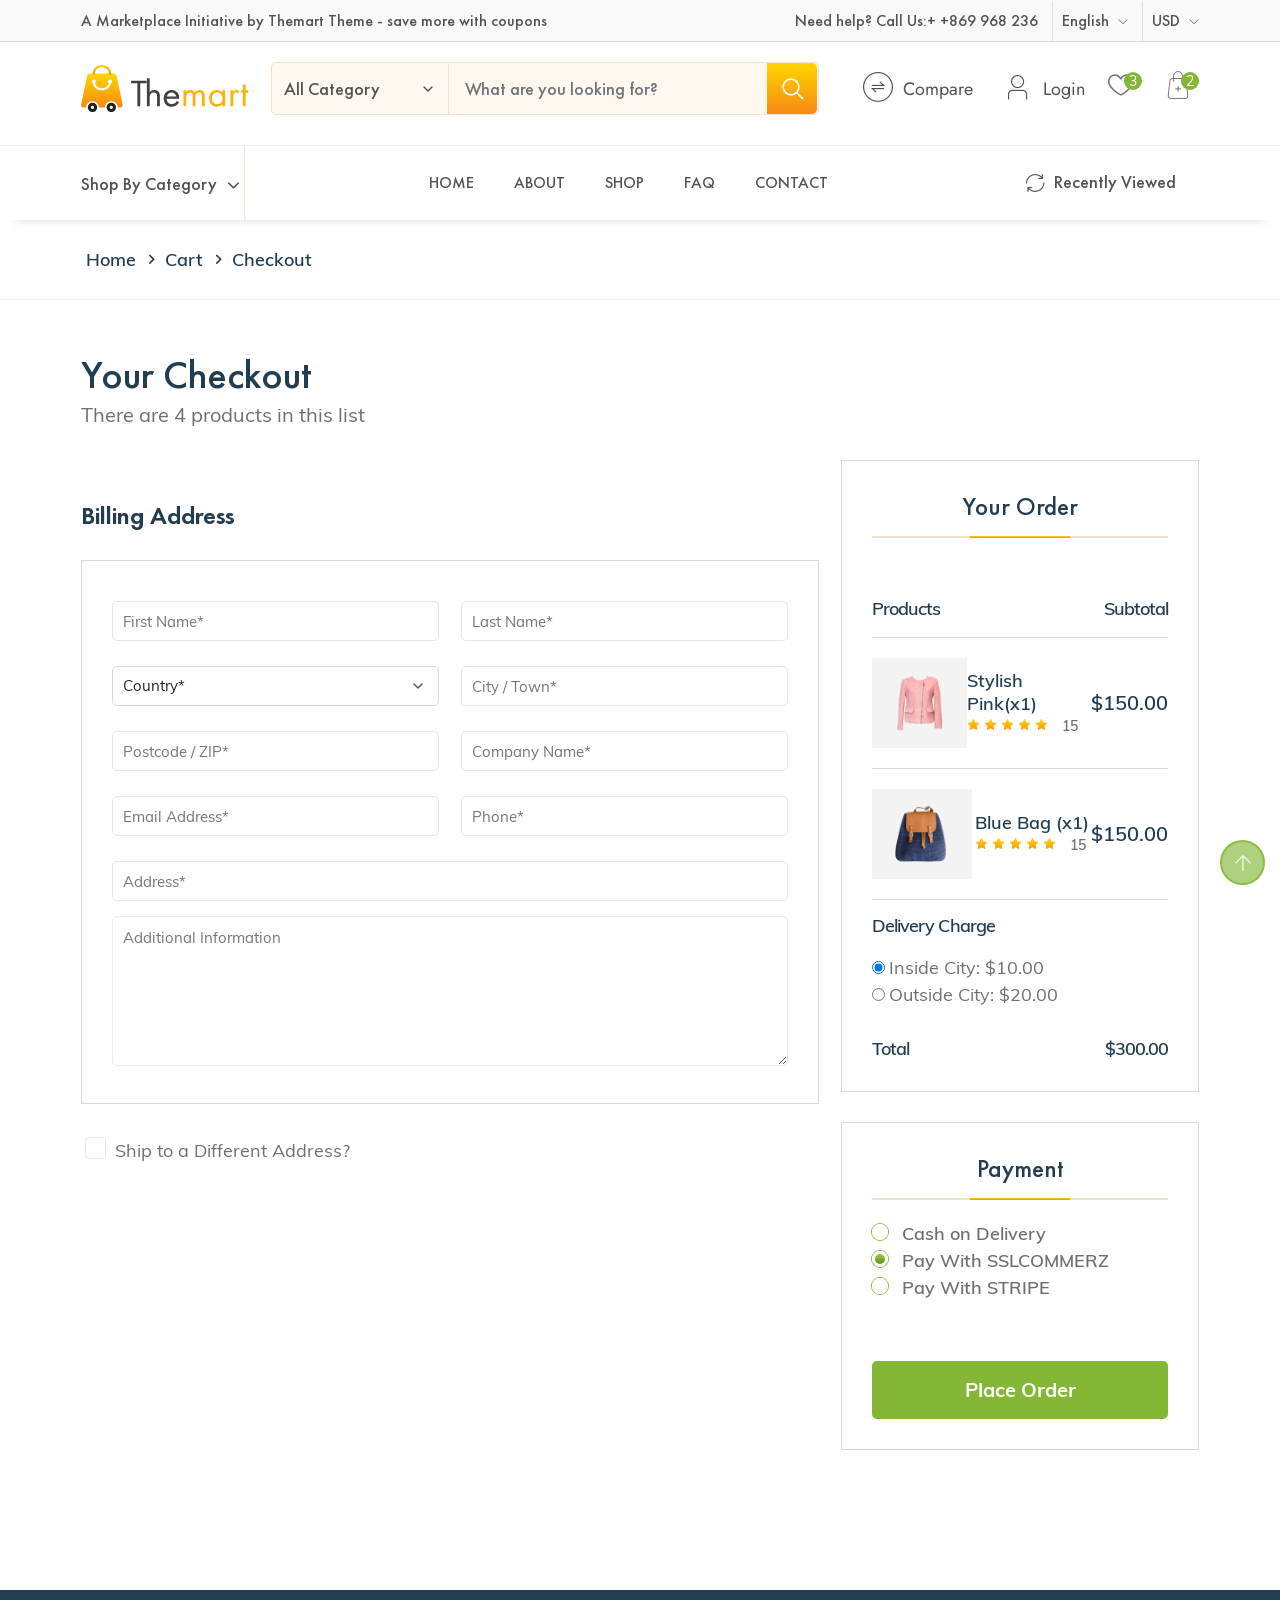
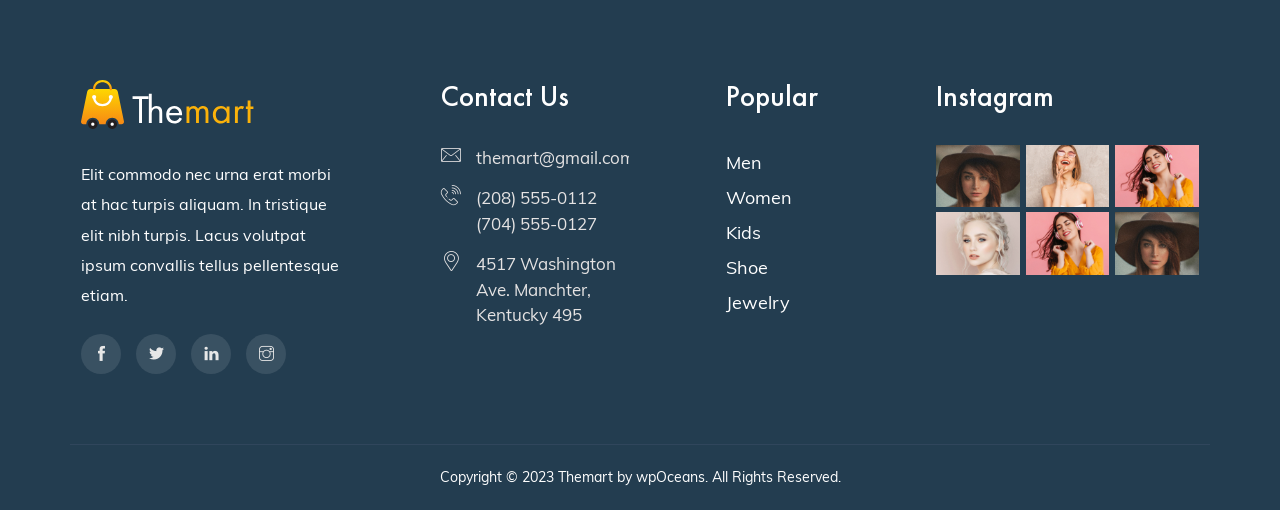
<file: checkout.html>
<!DOCTYPE html>
<html lang="en">


<!-- Mirrored from wpocean.com/html/tf/themart/checkout.html by HTTrack Website Copier/3.x [XR&CO'2014], Thu, 15 Jun 2023 08:56:30 GMT -->
<head>
    <meta charset="utf-8">
    <meta http-equiv="X-UA-Compatible" content="IE=edge">
    <meta name="viewport" content="width=device-width, initial-scale=1">
    <meta name="author" content="wpOceans">
    <link rel="shortcut icon" type="image/png" href="assets/images/favicon.png">
   <title>Themart - eCommerce HTML5 Template</title>
    <link href="assets/css/themify-icons.css" rel="stylesheet">
    <link href="assets/css/font-awesome.min.css" rel="stylesheet">
    <link href="assets/css/flaticon_ecommerce.css" rel="stylesheet">
    <link href="assets/css/bootstrap.min.css" rel="stylesheet">
    <link href="assets/css/animate.css" rel="stylesheet">
    <link href="assets/css/owl.carousel.css" rel="stylesheet">
    <link href="assets/css/owl.theme.css" rel="stylesheet">
    <link href="assets/css/slick.css" rel="stylesheet">
    <link href="assets/css/slick-theme.css" rel="stylesheet">
    <link href="assets/css/swiper.min.css" rel="stylesheet">
    <link href="assets/css/owl.transitions.css" rel="stylesheet">
    <link href="assets/css/jquery.fancybox.css" rel="stylesheet">
    <link href="assets/css/odometer-theme-default.css" rel="stylesheet">
    <link href="assets/sass/style.css" rel="stylesheet">
</head>

<body>

    <!-- start page-wrapper -->
    <div class="page-wrapper">
        <!-- start preloader -->
        <div class="preloader">
            <div class="vertical-centered-box">
                <div class="content">
                    <div class="loader-circle"></div>
                    <div class="loader-line-mask">
                        <div class="loader-line"></div>
                    </div>
                    <img src="assets/images/preloader.png" alt="">
                </div>
            </div>
        </div>
        <!-- end preloader -->

        <!-- start header -->
        <header id="header">
            <div class="topbar">
                <div class="container">
                    <div class="row">
                        <div class="col col-lg-6 col-md-12 col-sm-12 col-12">
                            <div class="contact-intro">
                                <span>A Marketplace Initiative by Themart Theme - save more with coupons</span>
                            </div>
                        </div>
                        <div class="col col-lg-6 col-md-12 col-sm-12 col-12">
                            <div class="contact-info">
                                <ul>
                                    <li><a href="tel:869968236"><span>Need help? Call Us:</span>+ +869 968 236</a></li>
                                    <li>
                                        <div class="dropdown">
                                            <button class="dropdown-toggle" type="button" id="dropdownMenuButton1"
                                                data-bs-toggle="dropdown" aria-expanded="false">
                                                English
                                            </button>
                                            <ul class="dropdown-menu" aria-labelledby="dropdownMenuButton1">
                                                <li><a class="dropdown-item" href="#">English</a></li>
                                                <li><a class="dropdown-item" href="#">Bangla</a></li>
                                            </ul>
                                        </div>
                                    </li>
                                    <li>
                                        <div class="dropdown">
                                            <button class="dropdown-toggle" type="button" id="dropdownMenuButton2"
                                                data-bs-toggle="dropdown" aria-expanded="false">
                                                USD
                                            </button>
                                            <ul class="dropdown-menu" aria-labelledby="dropdownMenuButton2">
                                                <li><a class="dropdown-item" href="#">BDT</a></li>
                                                <li><a class="dropdown-item" href="#">USD</a></li>
                                            </ul>
                                        </div>
                                    </li>
                                </ul>
                            </div>
                        </div>
                    </div>
                </div>
            </div>
            <!-- end topbar -->
            <!--  start header-middle -->
            <div class="header-middle">
                <div class="container">
                    <div class="row align-items-center">
                        <div class="col-lg-2">
                            <div class="navbar-header">
                                <a class="navbar-brand" href="index.html"><img src="assets/images/logo.svg" alt="logo"></a>
                            </div>
                        </div>
                        <div class="col-lg-6 col-12">
                            <form action="#" class="middle-box">
                                <div class="category">
                                    <select name="service" class="form-control">
                                        <option disabled="disabled" selected="">All Category</option>
                                        <option>Men</option>
                                        <option>Women</option>
                                        <option>Kids</option>
                                        <option>Sales</option>
                                        <option>Perfect Cake</option>
                                        <option>All Of The Above</option>
                                    </select>
                                </div>
                                <div class="search-box">
                                    <div class="input-group">
                                        <input type="search" class="form-control" placeholder="What are you looking for?">
                                        <button class="search-btn" type="submit"> <i class="fi flaticon-search"></i>
                                        </button>
                                    </div>
                                </div>
                            </form>
                        </div>
                        <div class="col-lg-4 col-12">
                            <div class="middle-right">
                                <ul>
                                    <li><a href="compare.html"><i
                                                class="fi flaticon-right-and-left"></i><span>Compare</span></a>
                                    </li>
                                    <li><a href="login.html"><i class="fi flaticon-user-profile"></i><span>Login</span></a></li>
                                    <li>
                                        <div class="header-wishlist-form-wrapper">
                                            <button class="wishlist-toggle-btn"> <i class="fi flaticon-heart"></i>
                                                <span class="cart-count">3</span></button>
                                            <div class="mini-wislist-content">
                                                <button class="mini-cart-close"><i class="ti-close"></i></button>
                                                <div class="mini-cart-items">
                                                    <div class="mini-cart-item clearfix">
                                                        <div class="mini-cart-item-image">
                                                            <a href="product.html"><img src="assets/images/cart/img-1.jpg"
                                                                    alt></a>
                                                        </div>
                                                        <div class="mini-cart-item-des">
                                                            <a href="product.html">Stylish Pink Coat</a>
                                                            <span class="mini-cart-item-price">$150</span>
                                                            <span class="mini-cart-item-quantity"><a href="#"><i
                                                                        class="ti-close"></i></a></span>
                                                        </div>
                                                    </div>
                                                    <div class="mini-cart-item clearfix">
                                                        <div class="mini-cart-item-image">
                                                            <a href="product.html"><img src="assets/images/cart/img-2.jpg"
                                                                    alt></a>
                                                        </div>
                                                        <div class="mini-cart-item-des">
                                                            <a href="product.html">Blue Bag</a>
                                                            <span class="mini-cart-item-price">$120</span>
                                                            <span class="mini-cart-item-quantity"><a href="#"><i
                                                                        class="ti-close"></i></a></span>
                                                        </div>
                                                    </div>
                                                    <div class="mini-cart-item clearfix">
                                                        <div class="mini-cart-item-image">
                                                            <a href="product.html"><img src="assets/images/cart/img-3.jpg"
                                                                    alt></a>
                                                        </div>
                                                        <div class="mini-cart-item-des">
                                                            <a href="product.html">Kids Blue Shoes</a>
                                                            <span class="mini-cart-item-price">$120</span>
                                                            <span class="mini-cart-item-quantity"><a href="#"><i
                                                                        class="ti-close"></i></a></span>
                                                        </div>
                                                    </div>
                                                </div>
                                                <div class="mini-cart-action clearfix">
                                                    <div class="mini-btn">
                                                        <a href="wishlist.html" class="view-cart-btn">View Wishlist</a>
                                                    </div>
                                                </div>
                                            </div>
                                        </div>
                                    </li>
                                    <li>
                                        <div class="mini-cart">
                                            <button class="cart-toggle-btn"> <i class="fi flaticon-add-to-cart"></i>
                                                <span class="cart-count">2</span></button>
                                            <div class="mini-cart-content">
                                                <button class="mini-cart-close"><i class="ti-close"></i></button>
                                                <div class="mini-cart-items">
                                                    <div class="mini-cart-item clearfix">
                                                        <div class="mini-cart-item-image">
                                                            <a href="product.html"><img src="assets/images/cart/img-1.jpg"
                                                                    alt></a>
                                                        </div>
                                                        <div class="mini-cart-item-des">
                                                            <a href="product.html">Stylish Pink Coat</a>
                                                            <span class="mini-cart-item-price">$150 x 1</span>
                                                            <span class="mini-cart-item-quantity"><a href="#"><i
                                                                        class="ti-close"></i></a></span>
                                                        </div>
                                                    </div>
                                                    <div class="mini-cart-item clearfix">
                                                        <div class="mini-cart-item-image">
                                                            <a href="product.html"><img src="assets/images/cart/img-2.jpg"
                                                                    alt></a>
                                                        </div>
                                                        <div class="mini-cart-item-des">
                                                            <a href="product.html">Blue Bag</a>
                                                            <span class="mini-cart-item-price">$120 x 2</span>
                                                            <span class="mini-cart-item-quantity"><a href="#"><i
                                                                        class="ti-close"></i></a></span>
                                                        </div>
                                                    </div>
                                                </div>
                                                <div class="mini-cart-action clearfix">
                                                    <span class="mini-checkout-price">Subtotal:
                                                        <span>$390</span></span>
                                                    <div class="mini-btn">
                                                        <a href="cart.html" class="view-cart-btn">View Cart</a>
                                                    </div>
                                                </div>
                                            </div>
                                        </div>
                                    </li>
                                </ul>
                            </div>
                        </div>
                    </div>
                </div>
            </div>
            <!--  end header-middle -->
            <div class="wpo-site-header">
                <nav class="navigation navbar navbar-expand-lg navbar-light">
                    <div class="container">
                        <div class="row align-items-center">
                            <div class="col-lg-3 col-md-3 col-sm-3 col-3 d-lg-none dl-block">
                                <div class="mobail-menu">
                                    <button type="button" class="navbar-toggler open-btn">
                                        <span class="sr-only">Toggle navigation</span>
                                        <span class="icon-bar first-angle"></span>
                                        <span class="icon-bar middle-angle"></span>
                                        <span class="icon-bar last-angle"></span>
                                    </button>
                                </div>
                            </div>
                            <div class="col-lg-1 col-md-6 col-sm-5 col-6 d-block d-lg-none">
                                <div class="navbar-header">
                                    <a class="navbar-brand" href="index.html"><img src="assets/images/logo.svg" alt="logo"></a>
                                </div>
                            </div>
                            <div class="col-lg-2 col-md-3 col-sm-4 col-3">
                                <div class="header-shop-item">
                                    <button class="header-shop-toggle-btn"><span>Shop By Category</span> </button>
                                    <div class="mini-shop-item">
                                        <ul id="metis-menu">
                                            <li>
                                                <a href="product.html">Feature Product</a>
                                            </li>
                                            <li class="header-catagory-item">
                                                <a class="menu-down-arrow" href="#">Perfunsee & Cologne</a>
                                                <ul class="header-catagory-single">
                                                    <li><a href="#">Men's Clothing</a></li>
                                                    <li><a href="#">Computer & Office</a></li>
                                                    <li><a href="#">Jewelry & Watches</a></li>
                                                    <li><a href="#">Phones & Accessories</a></li>
                                                </ul>
                                            </li>
                                            <li>
                                                <a href="product.html">Best Sellers</a>
                                            </li>
                                            <li class="header-catagory-item">
                                                <a class="menu-down-arrow" href="#">Men Fashion</a>
                                                <ul class="header-catagory-single">
                                                    <li><a href="#">Men's Clothing</a></li>
                                                    <li><a href="#">Computer & Office</a></li>
                                                    <li><a href="#">Jewelry & Watches</a></li>
                                                    <li><a href="#">Phones & Accessories</a></li>
                                                </ul>
                                            </li>
                                            <li>
                                                <a href="product.html">Bags & Shoes</a>
                                            </li>
                                            <li class="header-catagory-item">
                                                <a class="menu-down-arrow" href="#">Women Fashion</a>
                                                <ul class="header-catagory-single">
                                                    <li><a href="#">Men's Clothing</a></li>
                                                    <li><a href="#">Computer & Office</a></li>
                                                    <li><a href="#">Jewelry & Watches</a></li>
                                                    <li><a href="#">Phones & Accessories</a></li>
                                                </ul>
                                            </li>
                                            <li class="header-catagory-item">
                                                <a class="menu-down-arrow" href="#">Toys & kids Baby</a>
                                                <ul class="header-catagory-single">
                                                    <li><a href="#">Men's Clothing</a></li>
                                                    <li><a href="#">Computer & Office</a></li>
                                                    <li><a href="#">Jewelry & Watches</a></li>
                                                    <li><a href="#">Phones & Accessories</a></li>
                                                </ul>
                                            </li>
                                            <li>
                                                <a href="product.html">Men's Clothing</a>
                                            </li>
                                            <li>
                                                <a href="product.html">On Sale</a>
                                            </li>
                                            <li>
                                                <a href="product.html">All Accessories</a>
                                            </li>
                                        </ul>
                                    </div>
                                </div>
                            </div>
                            <div class="col-lg-8 col-md-1 col-1">
                                <div id="navbar" class="collapse navbar-collapse navigation-holder">
                                    <button class="menu-close"><i class="ti-close"></i></button>
                                    <ul class="nav navbar-nav mb-2 mb-lg-0">
                                        <li class="menu-item-has-children">
                                            <a href="#">Home</a>
                                        </li>
                                        <li><a href="about.html">About</a></li>
                                        <li class="menu-item-has-children">
                                            <a href="#">Shop</a>
                                        </li>
                                        <li class="menu-item-has-children">
                                            <a href="#">FAQ</a>
                                        </li>
                                        <li><a href="contact.html">Contact</a></li>
                                    </ul>
        
                                </div><!-- end of nav-collapse -->
                            </div>
                            <div class="col-lg-2 col-md-1 col-1">
                                <div class="header-right">
                                    <a href="recent-view.html" class="recent-btn"><i class="fi flaticon-refresh"></i>
                                        <span>Recently Viewed</span>
                                    </a>
                                </div>
                            </div>
                        </div>
                    </div><!-- end of container -->
                </nav>
            </div>
        </header>
        <!-- end of header -->

        <!-- start wpo-page-title -->
        <section class="wpo-page-title">
            <h2 class="d-none">Hide</h2>
            <div class="container">
                <div class="row">
                    <div class="col col-xs-12">
                        <div class="wpo-breadcumb-wrap">
                            <ol class="wpo-breadcumb-wrap">
                                <li><a href="index.html">Home</a></li>
                                <li><a href="cart.html">Cart</a></li>
                                <li>Checkout</li>
                            </ol>
                        </div>
                    </div>
                </div> <!-- end row -->
            </div> <!-- end container -->
        </section>
        <!-- end page-title -->

        <!-- wpo-checkout-area start-->
        <div class="wpo-checkout-area section-padding">
            <div class="container">
                <div class="row">
                    <div class="col-12">
                        <div class="single-page-title">
                            <h2>Your Checkout</h2>
                            <p>There are 4 products in this list</p>
                        </div>
                    </div>
                </div>
                <form>
                    <div class="checkout-wrap">
                        <div class="row">
                            <div class="col-lg-8 col-12">
                                <div class="caupon-wrap s3">
                                    <div class="biling-item">
                                        <div class="coupon coupon-3">
                                            <h2>Billing Address</h2>
                                        </div>
                                        <div class="billing-adress">
                                            <div class="contact-form form-style">
                                                <div class="row">
                                                    <div class="col-lg-6 col-md-12 col-12">
                                                        <input type="text" placeholder="First Name*" id="fname1"
                                                            name="fname">
                                                    </div>
                                                    <div class="col-lg-6 col-md-12 col-12">
                                                        <input type="text" placeholder="Last Name*" id="fname2"
                                                            name="fname">
                                                    </div>
                                                    <div class="col-lg-6 col-md-12 col-12">
                                                        <select name="address" id="Country" class="form-control">
                                                            <option disabled="" selected="">Country*</option>
                                                            <option>United State</option>
                                                            <option>Bangladesh</option>
                                                            <option>India</option>
                                                            <option>Srilanka</option>
                                                            <option>Pakisthan</option>
                                                            <option>Afgansthan</option>
                                                        </select>
                                                    </div>
                                                    <div class="col-lg-6 col-md-12 col-12">
                                                        <input type="text" placeholder="City / Town*" id="City"
                                                            name="City">
                                                    </div>
                                                    <div class="col-lg-6 col-md-12 col-12">
                                                        <input type="text" placeholder="Postcode / ZIP*" id="Post2"
                                                            name="Post">
                                                    </div>
                                                    <div class="col-lg-6 col-md-12 col-12">
                                                        <input type="text" placeholder="Company Name*" id="Company"
                                                            name="Company">
                                                    </div>
                                                    <div class="col-lg-6 col-md-12 col-12">
                                                        <input type="text" placeholder="Email Address*" id="email4"
                                                            name="email">
                                                    </div>
                                                    <div class="col-lg-6 col-md-12 col-12">
                                                        <input type="text" placeholder="Phone*" id="email2"
                                                            name="email">
                                                    </div>
                                                    <div class="col-lg-12 col-md-12 col-12">
                                                        <input type="text" placeholder="Address*" id="Adress"
                                                            name="Adress">
                                                    </div>
                                                    <div class="col-lg-12 col-md-12 col-12">
                                                        <div class="note-area">
                                                            <textarea name="massage"
                                                                placeholder="Additional Information"></textarea>
                                                        </div>
                                                    </div>
                                                </div>
                                            </div>
                                        </div>
                                        
                                        <div class="biling-item-3">
                                            <input id="toggle4" type="checkbox">
                                            <label class="fontsize" for="toggle4">Ship to a Different Address?</label>
                                            <div class="billing-adress" id="open4">
                                                <div class="contact-form form-style">
                                                    <div class="row">
                                                        <div class="col-lg-6 col-md-12 col-12">
                                                            <input type="text" placeholder="First Name*" id="fname6"
                                                                name="fname">
                                                        </div>
                                                        <div class="col-lg-6 col-md-12 col-12">
                                                            <input type="text" placeholder="Last Name*" id="fname7"
                                                                name="fname">
                                                        </div>
                                                        <div class="col-lg-6 col-md-12 col-12">
                                                            <select name="address" id="Country2" class="form-control">
                                                                <option disabled="" selected="">Country*</option>
                                                                <option>United State</option>
                                                                <option>Bangladesh</option>
                                                                <option>India</option>
                                                                <option>Srilanka</option>
                                                                <option>Pakisthan</option>
                                                                <option>Afgansthan</option>
                                                            </select>
                                                        </div>
                                                        <div class="col-lg-6 col-md-12 col-12">
                                                            <input type="text" placeholder="City / Town*" id="City1"
                                                                name="City">
                                                        </div>
                                                        <div class="col-lg-6 col-md-12 col-12">
                                                            <input type="text" placeholder="Postcode / ZIP*" id="Post1"
                                                                name="Post">
                                                        </div>
                                                        <div class="col-lg-6 col-md-12 col-12">
                                                            <input type="text" placeholder="Company Name*" id="Company1"
                                                                name="Company">
                                                        </div>
                                                        <div class="col-lg-6 col-md-12 col-12">
                                                            <input type="text" placeholder="Email Address*" id="email5"
                                                                name="email">
                                                        </div>
                                                        <div class="col-lg-6 col-md-12 col-12">
                                                            <input type="text" placeholder="Phone*" id="phone1"
                                                                name="email">
                                                        </div>
                                                        <div class="col-lg-12 col-md-12 col-12">
                                                            <input type="text" placeholder="Address*" id="Adress1"
                                                                name="Adress">
                                                        </div>
                                                    </div>
                                                </div>
                                            </div>
                                        </div>
                                    </div>
                                </div>
                            </div>
                            <div class="col-lg-4 col-12">
                                <div class="cout-order-area">
                                    <h3>Your Order</h3>
                                    <div class="oreder-item">
                                        <div class="title">
                                            <h2>Products <span>Subtotal</span></h2>
                                        </div>
                                        <div class="oreder-product">
                                            <div class="images">
                                                <span>
                                                    <img src="assets/images/cart/img-1.jpg" alt="">
                                                </span>
                                            </div>
                                            <div class="product">
                                                <ul>
                                                    <li class="first-cart">Stylish Pink(x1)</li>
                                                    <li>
                                                        <div class="rating-product">
                                                            <i class="fi flaticon-star"></i>
                                                            <i class="fi flaticon-star"></i>
                                                            <i class="fi flaticon-star"></i>
                                                            <i class="fi flaticon-star"></i>
                                                            <i class="fi flaticon-star"></i>
                                                            <span>15</span>
                                                        </div>
                                                    </li>
                                                </ul>
                                            </div>
                                            <span>$150.00</span>
                                        </div>
                                        <div class="oreder-product">
                                            <div class="images">
                                                <span>
                                                    <img src="assets/images/cart/img-2.jpg" alt="">
                                                </span>
                                            </div>
                                            <div class="product">
                                                <ul>
                                                    <li class="first-cart">Blue Bag (x1)</li>
                                                    <li>
                                                        <div class="rating-product">
                                                            <i class="fi flaticon-star"></i>
                                                            <i class="fi flaticon-star"></i>
                                                            <i class="fi flaticon-star"></i>
                                                            <i class="fi flaticon-star"></i>
                                                            <i class="fi flaticon-star"></i>
                                                            <span>15</span>
                                                        </div>
                                                    </li>
                                                </ul>
                                            </div>
                                            <span>$150.00</span>
                                        </div>
                                        <!-- Shipping -->
                                        <div class="mt-3 mb-3">
                                            <div class="title border-0">
                                                <h2>Delivery Charge</h2>
                                            </div>
                                            <ul>
                                                <li class="free">
                                                    <input id="Free" type="radio" name="color" value="30" checked>
                                                    <label for="Free">Inside City: <span>$10.00</span></label>
                                                </li>
                                                <li class="free">
                                                    <input id="Local" type="radio" name="color" value="30">
                                                    <label for="Local">Outside City: <span>$20.00</span></label>
                                                </li>
                                            </ul>
                                        </div>
                                        <div class="title s2">
                                            <h2>Total<span>$300.00</span></h2>
                                        </div>
                                    </div>
                                </div>
                                <div class="caupon-wrap s5">
                                    <div class="payment-area">
                                        <div class="row">
                                            <div class="col-12">
                                                <div class="payment-option" id="open5">
                                                    <h3>Payment</h3>
                                                    <div class="payment-select">
                                                        <ul>
                                                            <li class="">
                                                                <input id="remove" type="radio" name="payment"
                                                                    value="30">
                                                                <label for="remove">Cash on Delivery</label>
                                                            </li>
                                                            <li class="">
                                                                <input id="add" type="radio" name="payment" checked="checked" value="30">
                                                                <label for="add">Pay With SSLCOMMERZ</label>
                                                            </li>
                                                            <li class="">
                                                                <input id="getway" type="radio" name="payment"
                                                                    value="30">
                                                                <label for="getway">Pay With STRIPE</label>
                                                            </li>
                                                        </ul>
                                                    </div>
                                                    <div id="open6" class="payment-name active">
                                                        <div class="contact-form form-style">
                                                            <div class="row">
                                                                <div class="col-lg-12 col-md-12 col-12">
                                                                    <div class="submit-btn-area text-center">
                                                                        <button class="theme-btn" type="submit">Place
                                                                            Order</button>
                                                                    </div>
                                                                </div>
                                                            </div>
                                                        </div>
                                                    </div>
                                                </div>
                                            </div>
                                        </div>
                                    </div>
                                </div>
                            </div>
                        </div>
                    </div>
                </form>
            </div>
        </div>
        <!-- wpo-checkout-area end-->

        <!-- start of wpo-site-footer-section -->
        <footer class="wpo-site-footer">
            <div class="wpo-upper-footer">
                <div class="container">
                    <div class="row">
                        <div class="col col-lg-3 col-md-6 col-sm-12 col-12">
                            <div class="widget about-widget">
                                <div class="logo widget-title">
                                    <img src="assets/images/logo-2.svg" alt="blog">
                                </div>
                                <p>Elit commodo nec urna erat morbi at hac turpis aliquam.
                                    In tristique elit nibh turpis. Lacus volutpat ipsum convallis tellus pellentesque
                                    etiam.</p>
                                <ul>
                                    <li>
                                        <a href="#">
                                            <i class="ti-facebook"></i>
                                        </a>
                                    </li>
                                    <li>
                                        <a href="#">
                                            <i class="ti-twitter-alt"></i>
                                        </a>
                                    </li>
                                    <li>
                                        <a href="#">
                                            <i class="ti-linkedin"></i>
                                        </a>
                                    </li>
                                    <li>
                                        <a href="#">
                                            <i class="ti-instagram"></i>
                                        </a>
                                    </li>
                                </ul>

                            </div>
                        </div>
                        <div class="col col-lg-3 col-md-6 col-sm-12 col-12">
                            <div class="widget link-widget">
                                <div class="widget-title">
                                    <h3>Contact Us</h3>
                                </div>
                                <div class="contact-ft">
                                    <ul>
                                        <li><i class="fi flaticon-mail"></i>themart@gmail.com</li>
                                        <li><i class="fi flaticon-phone"></i>(208) 555-0112 <br>(704) 555-0127</li>
                                        <li><i class="fi flaticon-pin"></i>4517 Washington Ave. Manchter,
                                            Kentucky 495</li>
                                    </ul>
                                </div>
                            </div>
                        </div>
                        <div class="col col-xl-3 col-lg-2 col-md-6 col-sm-12 col-12">
                            <div class="widget link-widget">
                                <div class="widget-title">
                                    <h3>Popular</h3>
                                </div>
                                <ul>
                                    <li><a href="product.html">Men</a></li>
                                    <li><a href="product.html">Women</a></li>
                                    <li><a href="product.html">Kids</a></li>
                                    <li><a href="product.html">Shoe</a></li>
                                    <li><a href="product.html">Jewelry</a></li>
                                </ul>
                            </div>
                        </div>
                        <div class="col col-xl-3 col-lg-4 col-md-6 col-sm-12 col-12">
                            <div class="widget instagram">
                                <div class="widget-title">
                                    <h3>Instagram</h3>
                                </div>
                                <ul class="d-flex">
                                    <li><a href="project-single.html"><img src="assets/images/instragram/1.jpg"
                                                alt=""></a></li>
                                    <li><a href="project-single.html"><img src="assets/images/instragram/2.jpg"
                                                alt=""></a></li>
                                    <li><a href="project-single.html"><img src="assets/images/instragram/4.jpg"
                                                alt=""></a></li>
                                    <li><a href="project-single.html"><img src="assets/images/instragram/3.jpg"
                                                alt=""></a></li>
                                    <li><a href="project-single.html"><img src="assets/images/instragram/4.jpg"
                                                alt=""></a></li>
                                    <li><a href="project-single.html"><img src="assets/images/instragram/1.jpg"
                                                alt=""></a></li>
                                </ul>
                            </div>
                        </div>
                    </div>
                </div> <!-- end container -->
            </div>
            <div class="wpo-lower-footer">
                <div class="container">
                    <div class="row">
                        <div class="col col-xs-12">
                            <p class="copyright"> Copyright &copy; 2023 Themart by <a href="index.html">wpOceans</a>.
                                All
                                Rights Reserved.</p>
                        </div>
                    </div>
                </div>
            </div>
        </footer>
        <!-- end of wpo-site-footer-section -->

        <!-- popup-quickview  -->
        <div id="popup-quickview" class="modal fade" tabindex="-1">
            <div class="modal-dialog quickview-dialog">
                <div class="modal-content">
                    <button type="button" class="btn-close" data-bs-dismiss="modal" aria-label="Close"><i
                            class="ti-close"></i></button>
                    <div class="modal-body d-flex">
                        <div class="product-details">
                            <div class="row align-items-center">
                                <div class="col-lg-5">
                                    <div class="product-single-img">
                                        <div class="modal-product">
                                            <div class="item">
                                                <img src="assets/images/modal.jpg" alt="">
                                            </div>
                                        </div>
                                    </div>
                                </div>
                                <div class="col-lg-7">
                                    <div class="product-single-content">
                                        <h5>Wireless Headphones</h5>
                                        <h6>120.00 USD</h6>
                                        <ul class="rating">
                                            <li><i class="fa fa-star" aria-hidden="true"></i></li>
                                            <li><i class="fa fa-star" aria-hidden="true"></i></li>
                                            <li><i class="fa fa-star" aria-hidden="true"></i></li>
                                            <li><i class="fa fa-star" aria-hidden="true"></i></li>
                                            <li><i class="fa fa-star" aria-hidden="true"></i></li>
                                        </ul>
                                        <p>Lorem ipsum dolor sit amet, consectetur adipiscing elit. Nunc quis ultrices
                                            lectus lobortis, dolor et tempus porta, leo mi efficitur ante, in varius
                                            felis
                                            sem ut mauris. Proin volutpat lorem inorci sed vestibulum tempus. Lorem
                                            ipsum
                                            dolor sit amet, consectetur adipiscing elit. Aliquam
                                            hendrerit.
                                        </p>
                                        <div class="pro-single-btn">
                                            <div class="quantity cart-plus-minus">
                                                <input type="text" value="1">
                                                <div class="dec qtybutton">-</div>
                                                <div class="inc qtybutton"></div>
                                            </div>
                                            <a href="#" class="theme-btn">Add to cart</a>
                                        </div>
                                        <div class="social-share">
                                            <span>Share with : </span>
                                            <ul class="socialLinks">
                                                <li><a href='#'><i class="fa fa-facebook"></i></a></li>
                                                <li><a href='#'><i class="fa fa-linkedin"></i></a></li>
                                                <li><a href='#'><i class="fa fa-twitter"></i></a></li>
                                                <li><a href='#'><i class="fa fa-instagram"></i></a></li>
                                                <li><a href='#'><i class="fa fa-youtube-play"></i></a></li>
                                            </ul>
                                        </div>
                                    </div>
                                </div>
                            </div>
                        </div>
                    </div>
                </div>
            </div>
            <!-- popup-quickview -->
        </div>

    </div>
    <!-- end of page-wrapper -->

    <!-- All JavaScript files
    ================================================== -->
    <script src="assets/js/jquery.min.js"></script>
    <script src="assets/js/bootstrap.bundle.min.js"></script>
    <!-- Plugins for this template -->
    <script src="assets/js/modernizr.custom.js"></script>
    <script src="assets/js/jquery.dlmenu.js"></script>
    <script src="assets/js/jquery-plugin-collection.js"></script>
    <!-- Custom script for this template -->
    <script src="assets/js/script.js"></script>
</body>


<!-- Mirrored from wpocean.com/html/tf/themart/checkout.html by HTTrack Website Copier/3.x [XR&CO'2014], Thu, 15 Jun 2023 08:56:30 GMT -->
</html>
</file>
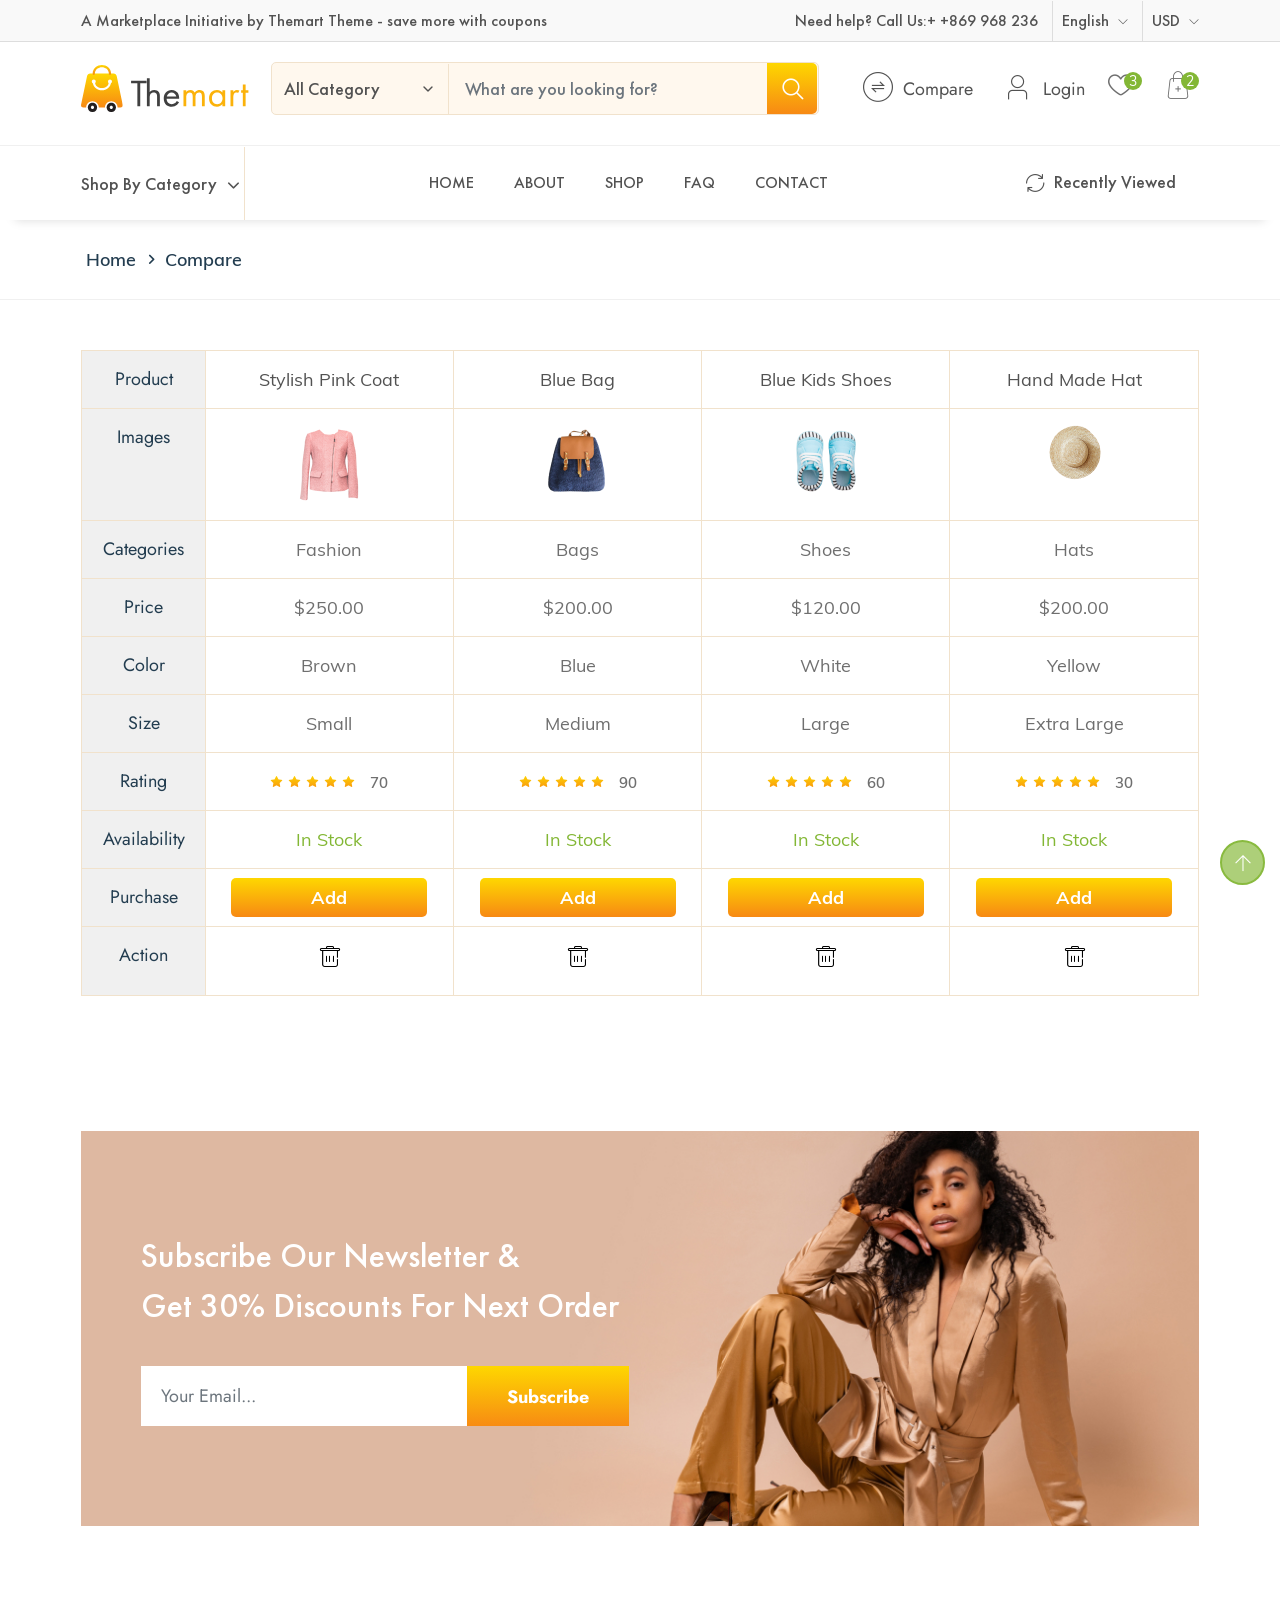
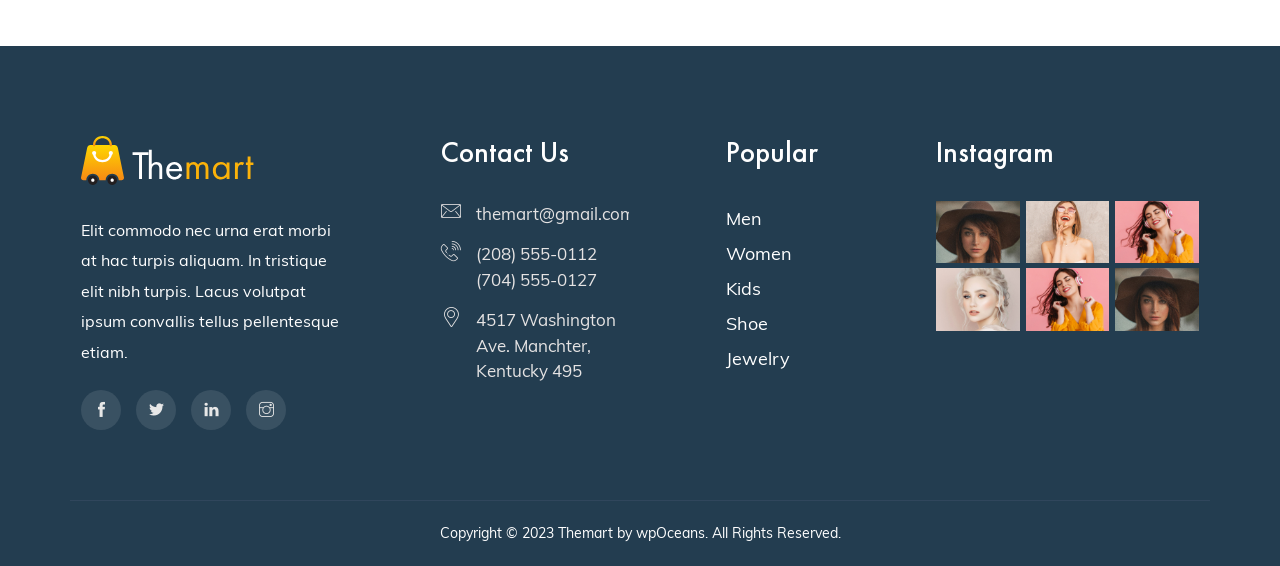
<file: compare.html>
<!DOCTYPE html>
<html lang="en">


<!-- Mirrored from wpocean.com/html/tf/themart/compare.html by HTTrack Website Copier/3.x [XR&CO'2014], Thu, 15 Jun 2023 08:56:28 GMT -->
<head>
    <meta charset="utf-8">
    <meta http-equiv="X-UA-Compatible" content="IE=edge">
    <meta name="viewport" content="width=device-width, initial-scale=1">
    <meta name="author" content="wpOceans">
    <link rel="shortcut icon" type="image/png" href="assets/images/favicon.png">
    <title>Themart - eCommerce HTML5 Template</title>
    <link href="assets/css/themify-icons.css" rel="stylesheet">
    <link href="assets/css/font-awesome.min.css" rel="stylesheet">
    <link href="assets/css/flaticon_ecommerce.css" rel="stylesheet">
    <link href="assets/css/bootstrap.min.css" rel="stylesheet">
    <link href="assets/css/animate.css" rel="stylesheet">
    <link href="assets/css/owl.carousel.css" rel="stylesheet">
    <link href="assets/css/owl.theme.css" rel="stylesheet">
    <link href="assets/css/slick.css" rel="stylesheet">
    <link href="assets/css/slick-theme.css" rel="stylesheet">
    <link href="assets/css/swiper.min.css" rel="stylesheet">
    <link href="assets/css/owl.transitions.css" rel="stylesheet">
    <link href="assets/css/jquery.fancybox.css" rel="stylesheet">
    <link href="assets/css/odometer-theme-default.css" rel="stylesheet">
    <link href="assets/sass/style.css" rel="stylesheet">
</head>

<body>

    <!-- start page-wrapper -->
    <div class="page-wrapper">
        <!-- start preloader -->
        <div class="preloader">
            <div class="vertical-centered-box">
                <div class="content">
                    <div class="loader-circle"></div>
                    <div class="loader-line-mask">
                        <div class="loader-line"></div>
                    </div>
                    <img src="assets/images/preloader.png" alt="">
                </div>
            </div>
        </div>
        <!-- end preloader -->

        <!-- start header -->
        <header id="header">
            <div class="topbar">
                <div class="container">
                    <div class="row">
                        <div class="col col-lg-6 col-md-12 col-sm-12 col-12">
                            <div class="contact-intro">
                                <span>A Marketplace Initiative by Themart Theme - save more with coupons</span>
                            </div>
                        </div>
                        <div class="col col-lg-6 col-md-12 col-sm-12 col-12">
                            <div class="contact-info">
                                <ul>
                                    <li><a href="tel:869968236"><span>Need help? Call Us:</span>+ +869 968 236</a></li>
                                    <li>
                                        <div class="dropdown">
                                            <button class="dropdown-toggle" type="button" id="dropdownMenuButton1"
                                                data-bs-toggle="dropdown" aria-expanded="false">
                                                English
                                            </button>
                                            <ul class="dropdown-menu" aria-labelledby="dropdownMenuButton1">
                                                <li><a class="dropdown-item" href="#">English</a></li>
                                                <li><a class="dropdown-item" href="#">Bangla</a></li>
                                            </ul>
                                        </div>
                                    </li>
                                    <li>
                                        <div class="dropdown">
                                            <button class="dropdown-toggle" type="button" id="dropdownMenuButton2"
                                                data-bs-toggle="dropdown" aria-expanded="false">
                                                USD
                                            </button>
                                            <ul class="dropdown-menu" aria-labelledby="dropdownMenuButton2">
                                                <li><a class="dropdown-item" href="#">BDT</a></li>
                                                <li><a class="dropdown-item" href="#">USD</a></li>
                                            </ul>
                                        </div>
                                    </li>
                                </ul>
                            </div>
                        </div>
                    </div>
                </div>
            </div>
            <!-- end topbar -->
            <!--  start header-middle -->
            <div class="header-middle">
                <div class="container">
                    <div class="row align-items-center">
                        <div class="col-lg-2">
                            <div class="navbar-header">
                                <a class="navbar-brand" href="index.html"><img src="assets/images/logo.svg" alt="logo"></a>
                            </div>
                        </div>
                        <div class="col-lg-6 col-12">
                            <form action="#" class="middle-box">
                                <div class="category">
                                    <select name="service" class="form-control">
                                        <option disabled="disabled" selected="">All Category</option>
                                        <option>Men</option>
                                        <option>Women</option>
                                        <option>Kids</option>
                                        <option>Sales</option>
                                        <option>Perfect Cake</option>
                                        <option>All Of The Above</option>
                                    </select>
                                </div>
                                <div class="search-box">
                                    <div class="input-group">
                                        <input type="search" class="form-control" placeholder="What are you looking for?">
                                        <button class="search-btn" type="submit"> <i class="fi flaticon-search"></i>
                                        </button>
                                    </div>
                                </div>
                            </form>
                        </div>
                        <div class="col-lg-4 col-12">
                            <div class="middle-right">
                                <ul>
                                    <li><a href="compare.html"><i
                                                class="fi flaticon-right-and-left"></i><span>Compare</span></a>
                                    </li>
                                    <li><a href="login.html"><i class="fi flaticon-user-profile"></i><span>Login</span></a></li>
                                    <li>
                                        <div class="header-wishlist-form-wrapper">
                                            <button class="wishlist-toggle-btn"> <i class="fi flaticon-heart"></i>
                                                <span class="cart-count">3</span></button>
                                            <div class="mini-wislist-content">
                                                <button class="mini-cart-close"><i class="ti-close"></i></button>
                                                <div class="mini-cart-items">
                                                    <div class="mini-cart-item clearfix">
                                                        <div class="mini-cart-item-image">
                                                            <a href="product.html"><img src="assets/images/cart/img-1.jpg"
                                                                    alt></a>
                                                        </div>
                                                        <div class="mini-cart-item-des">
                                                            <a href="product.html">Stylish Pink Coat</a>
                                                            <span class="mini-cart-item-price">$150</span>
                                                            <span class="mini-cart-item-quantity"><a href="#"><i
                                                                        class="ti-close"></i></a></span>
                                                        </div>
                                                    </div>
                                                    <div class="mini-cart-item clearfix">
                                                        <div class="mini-cart-item-image">
                                                            <a href="product.html"><img src="assets/images/cart/img-2.jpg"
                                                                    alt></a>
                                                        </div>
                                                        <div class="mini-cart-item-des">
                                                            <a href="product.html">Blue Bag</a>
                                                            <span class="mini-cart-item-price">$120</span>
                                                            <span class="mini-cart-item-quantity"><a href="#"><i
                                                                        class="ti-close"></i></a></span>
                                                        </div>
                                                    </div>
                                                    <div class="mini-cart-item clearfix">
                                                        <div class="mini-cart-item-image">
                                                            <a href="product.html"><img src="assets/images/cart/img-3.jpg"
                                                                    alt></a>
                                                        </div>
                                                        <div class="mini-cart-item-des">
                                                            <a href="product.html">Kids Blue Shoes</a>
                                                            <span class="mini-cart-item-price">$120</span>
                                                            <span class="mini-cart-item-quantity"><a href="#"><i
                                                                        class="ti-close"></i></a></span>
                                                        </div>
                                                    </div>
                                                </div>
                                                <div class="mini-cart-action clearfix">
                                                    <div class="mini-btn">
                                                        <a href="wishlist.html" class="view-cart-btn">View Wishlist</a>
                                                    </div>
                                                </div>
                                            </div>
                                        </div>
                                    </li>
                                    <li>
                                        <div class="mini-cart">
                                            <button class="cart-toggle-btn"> <i class="fi flaticon-add-to-cart"></i>
                                                <span class="cart-count">2</span></button>
                                            <div class="mini-cart-content">
                                                <button class="mini-cart-close"><i class="ti-close"></i></button>
                                                <div class="mini-cart-items">
                                                    <div class="mini-cart-item clearfix">
                                                        <div class="mini-cart-item-image">
                                                            <a href="product.html"><img src="assets/images/cart/img-1.jpg"
                                                                    alt></a>
                                                        </div>
                                                        <div class="mini-cart-item-des">
                                                            <a href="product.html">Stylish Pink Coat</a>
                                                            <span class="mini-cart-item-price">$150 x 1</span>
                                                            <span class="mini-cart-item-quantity"><a href="#"><i
                                                                        class="ti-close"></i></a></span>
                                                        </div>
                                                    </div>
                                                    <div class="mini-cart-item clearfix">
                                                        <div class="mini-cart-item-image">
                                                            <a href="product.html"><img src="assets/images/cart/img-2.jpg"
                                                                    alt></a>
                                                        </div>
                                                        <div class="mini-cart-item-des">
                                                            <a href="product.html">Blue Bag</a>
                                                            <span class="mini-cart-item-price">$120 x 2</span>
                                                            <span class="mini-cart-item-quantity"><a href="#"><i
                                                                        class="ti-close"></i></a></span>
                                                        </div>
                                                    </div>
                                                </div>
                                                <div class="mini-cart-action clearfix">
                                                    <span class="mini-checkout-price">Subtotal:
                                                        <span>$390</span></span>
                                                    <div class="mini-btn">
                                                        <a href="cart.html" class="view-cart-btn">View Cart</a>
                                                    </div>
                                                </div>
                                            </div>
                                        </div>
                                    </li>
                                </ul>
                            </div>
                        </div>
                    </div>
                </div>
            </div>
            <!--  end header-middle -->
            <div class="wpo-site-header">
                <nav class="navigation navbar navbar-expand-lg navbar-light">
                    <div class="container">
                        <div class="row align-items-center">
                            <div class="col-lg-3 col-md-3 col-sm-3 col-3 d-lg-none dl-block">
                                <div class="mobail-menu">
                                    <button type="button" class="navbar-toggler open-btn">
                                        <span class="sr-only">Toggle navigation</span>
                                        <span class="icon-bar first-angle"></span>
                                        <span class="icon-bar middle-angle"></span>
                                        <span class="icon-bar last-angle"></span>
                                    </button>
                                </div>
                            </div>
                            <div class="col-lg-1 col-md-6 col-sm-5 col-6 d-block d-lg-none">
                                <div class="navbar-header">
                                    <a class="navbar-brand" href="index.html"><img src="assets/images/logo.svg" alt="logo"></a>
                                </div>
                            </div>
                            <div class="col-lg-2 col-md-3 col-sm-4 col-3">
                                <div class="header-shop-item">
                                    <button class="header-shop-toggle-btn"><span>Shop By Category</span> </button>
                                    <div class="mini-shop-item">
                                        <ul id="metis-menu">
                                            <li>
                                                <a href="product.html">Feature Product</a>
                                            </li>
                                            <li class="header-catagory-item">
                                                <a class="menu-down-arrow" href="#">Perfunsee & Cologne</a>
                                                <ul class="header-catagory-single">
                                                    <li><a href="#">Men's Clothing</a></li>
                                                    <li><a href="#">Computer & Office</a></li>
                                                    <li><a href="#">Jewelry & Watches</a></li>
                                                    <li><a href="#">Phones & Accessories</a></li>
                                                </ul>
                                            </li>
                                            <li>
                                                <a href="product.html">Best Sellers</a>
                                            </li>
                                            <li class="header-catagory-item">
                                                <a class="menu-down-arrow" href="#">Men Fashion</a>
                                                <ul class="header-catagory-single">
                                                    <li><a href="#">Men's Clothing</a></li>
                                                    <li><a href="#">Computer & Office</a></li>
                                                    <li><a href="#">Jewelry & Watches</a></li>
                                                    <li><a href="#">Phones & Accessories</a></li>
                                                </ul>
                                            </li>
                                            <li>
                                                <a href="product.html">Bags & Shoes</a>
                                            </li>
                                            <li class="header-catagory-item">
                                                <a class="menu-down-arrow" href="#">Women Fashion</a>
                                                <ul class="header-catagory-single">
                                                    <li><a href="#">Men's Clothing</a></li>
                                                    <li><a href="#">Computer & Office</a></li>
                                                    <li><a href="#">Jewelry & Watches</a></li>
                                                    <li><a href="#">Phones & Accessories</a></li>
                                                </ul>
                                            </li>
                                            <li class="header-catagory-item">
                                                <a class="menu-down-arrow" href="#">Toys & kids Baby</a>
                                                <ul class="header-catagory-single">
                                                    <li><a href="#">Men's Clothing</a></li>
                                                    <li><a href="#">Computer & Office</a></li>
                                                    <li><a href="#">Jewelry & Watches</a></li>
                                                    <li><a href="#">Phones & Accessories</a></li>
                                                </ul>
                                            </li>
                                            <li>
                                                <a href="product.html">Men's Clothing</a>
                                            </li>
                                            <li>
                                                <a href="product.html">On Sale</a>
                                            </li>
                                            <li>
                                                <a href="product.html">All Accessories</a>
                                            </li>
                                        </ul>
                                    </div>
                                </div>
                            </div>
                            <div class="col-lg-8 col-md-1 col-1">
                                <div id="navbar" class="collapse navbar-collapse navigation-holder">
                                    <button class="menu-close"><i class="ti-close"></i></button>
                                    <ul class="nav navbar-nav mb-2 mb-lg-0">
                                        <li class="menu-item-has-children">
                                            <a href="#">Home</a>
                                        </li>
                                        <li><a href="about.html">About</a></li>
                                        <li class="menu-item-has-children">
                                            <a href="#">Shop</a>
                                        </li>
                                        <li class="menu-item-has-children">
                                            <a href="#">FAQ</a>
                                        </li>
                                        <li><a href="contact.html">Contact</a></li>
                                    </ul>
        
                                </div><!-- end of nav-collapse -->
                            </div>
                            <div class="col-lg-2 col-md-1 col-1">
                                <div class="header-right">
                                    <a href="recent-view.html" class="recent-btn"><i class="fi flaticon-refresh"></i>
                                        <span>Recently Viewed</span>
                                    </a>
                                </div>
                            </div>
                        </div>
                    </div><!-- end of container -->
                </nav>
            </div>
        </header>
        <!-- end of header -->

        <!-- start wpo-page-title -->
        <section class="wpo-page-title">
            <h2 class="d-none">Hide</h2>
            <div class="container">
                <div class="row">
                    <div class="col col-xs-12">
                        <div class="wpo-breadcumb-wrap">
                            <ol class="wpo-breadcumb-wrap">
                                <li><a href="index.html">Home</a></li>
                                <li>Compare</li>
                            </ol>
                        </div>
                    </div>
                </div> <!-- end row -->
            </div> <!-- end container -->
        </section>
        <!-- end page-title -->

        <!-- start themart-compare-section  -->
        <section class="themart-compare-section">
            <h2 class="h-hidden">some</h2>
            <div class="container">
                <div class="table-responsive">
                    <table class="table">
                        <thead>
                            <tr>
                                <td>Product</td>
                                <td class="text-title">Stylish Pink Coat</td>
                                <td class="text-title">Blue Bag</td>
                                <td class="text-title">Blue Kids Shoes</td>
                                <td class="text-title">Hand Made Hat</td>
                            </tr>
                        </thead>
                        <tbody>
                            <tr>
                                <td>Images</td>
                                <td><img src="assets/images/cart/img-1.jpg" alt=""></td>
                                <td><img src="assets/images/cart/img-2.jpg" alt=""></td>
                                <td><img src="assets/images/cart/img-3.jpg" alt=""></td>
                                <td><img src="assets/images/cart/img-4.jpg" alt=""></td>
                            </tr>
                            <tr>
                                <td>Categories</td>
                                <td>Fashion</td>
                                <td>Bags</td>
                                <td>Shoes</td>
                                <td>Hats</td>
                            </tr>
                            <tr>
                                <td>Price</td>
                                <td>$250.00</td>
                                <td>$200.00</td>
                                <td>$120.00</td>
                                <td>$200.00</td>
                            </tr>
                            <tr>
                                <td>Color</td>
                                <td>Brown</td>
                                <td>Blue</td>
                                <td>White</td>
                                <td>Yellow</td>
                            </tr>
                            <tr>
                                <td>Size</td>
                                <td>Small</td>
                                <td>Medium</td>
                                <td>Large</td>
                                <td>Extra Large</td>
                            </tr>
                            <tr>
                                <td>Rating</td>
                                <td>
                                    <div class="rating-product">
                                        <i class="fi flaticon-star"></i>
                                        <i class="fi flaticon-star"></i>
                                        <i class="fi flaticon-star"></i>
                                        <i class="fi flaticon-star"></i>
                                        <i class="fi flaticon-star"></i>
                                        <span>70</span>
                                    </div>
                                </td>
                                <td>
                                    <div class="rating-product">
                                        <i class="fi flaticon-star"></i>
                                        <i class="fi flaticon-star"></i>
                                        <i class="fi flaticon-star"></i>
                                        <i class="fi flaticon-star"></i>
                                        <i class="fi flaticon-star"></i>
                                        <span>90</span>
                                    </div>
                                </td>
                                <td>
                                    <div class="rating-product">
                                        <i class="fi flaticon-star"></i>
                                        <i class="fi flaticon-star"></i>
                                        <i class="fi flaticon-star"></i>
                                        <i class="fi flaticon-star"></i>
                                        <i class="fi flaticon-star"></i>
                                        <span>60</span>
                                    </div>
                                </td>
                                <td>
                                    <div class="rating-product">
                                        <i class="fi flaticon-star"></i>
                                        <i class="fi flaticon-star"></i>
                                        <i class="fi flaticon-star"></i>
                                        <i class="fi flaticon-star"></i>
                                        <i class="fi flaticon-star"></i>
                                        <span>30</span>
                                    </div>
                                </td>
                            </tr>
                            <tr>
                                <td>Availability</td>
                                <td>In Stock</td>
                                <td>In Stock</td>
                                <td>In Stock</td>
                                <td>In Stock</td>
                            </tr>
                            <tr>
                                <td>Purchase</td>
                                <td><a href="cart.html">Add</a></td>
                                <td><a href="cart.html">Add</a></td>
                                <td><a href="cart.html">Add</a></td>
                                <td><a href="cart.html">Add</a></td>
                            </tr>
                            <tr>
                                <td>Action</td>
                                <td>
                                    <a data-bs-toggle="tooltip" data-bs-html="true" title="" href="#"
                                        data-bs-original-title="Remove" aria-label="Remove">
                                        <i class="fi flaticon-remove"></i>
                                    </a>
                                </td>
                                <td>
                                    <a data-bs-toggle="tooltip" data-bs-html="true" title="" href="#"
                                        data-bs-original-title="Remove" aria-label="Remove">
                                        <i class="fi flaticon-remove"></i>
                                    </a>
                                </td>
                                <td>
                                    <a data-bs-toggle="tooltip" data-bs-html="true" title="" href="#"
                                        data-bs-original-title="Remove" aria-label="Remove">
                                        <i class="fi flaticon-remove"></i>
                                    </a>
                                </td>
                                <td>
                                    <a data-bs-toggle="tooltip" data-bs-html="true" title="" href="#"
                                        data-bs-original-title="Remove" aria-label="Remove">
                                        <i class="fi flaticon-remove"></i>
                                    </a>
                                </td>
                            </tr>
                        </tbody>
                    </table>
                </div>
            </div>
        </section>
        <!-- end themart-compare-section  -->

        <!-- start of themart-cta-section -->
        <section class="themart-cta-section section-padding">
            <div class="container">
                <div class="cta-wrap">
                    <div class="row">
                        <div class="col-lg-6 col-md-8 col-12">
                            <div class="cta-content">
                                <h2>Subscribe Our Newsletter & <br>
                                    Get 30% Discounts For Next Order</h2>
                                <form>
                                    <div class="input-1">
                                        <input type="email" class="form-control" placeholder="Your Email..."
                                            required="">
                                        <div class="submit clearfix">
                                            <button class="theme-btn-s2" type="submit">Subscribe</button>
                                        </div>
                                    </div>
                                </form>
                            </div>

                        </div>
                    </div>
                </div>
            </div>
        </section>
        <!-- end of themart-cta-section -->

        <!-- start of wpo-site-footer-section -->
        <footer class="wpo-site-footer">
            <div class="wpo-upper-footer">
                <div class="container">
                    <div class="row">
                        <div class="col col-lg-3 col-md-6 col-sm-12 col-12">
                            <div class="widget about-widget">
                                <div class="logo widget-title">
                                    <img src="assets/images/logo-2.svg" alt="blog">
                                </div>
                                <p>Elit commodo nec urna erat morbi at hac turpis aliquam.
                                    In tristique elit nibh turpis. Lacus volutpat ipsum convallis tellus pellentesque
                                    etiam.</p>
                                <ul>
                                    <li>
                                        <a href="#">
                                            <i class="ti-facebook"></i>
                                        </a>
                                    </li>
                                    <li>
                                        <a href="#">
                                            <i class="ti-twitter-alt"></i>
                                        </a>
                                    </li>
                                    <li>
                                        <a href="#">
                                            <i class="ti-linkedin"></i>
                                        </a>
                                    </li>
                                    <li>
                                        <a href="#">
                                            <i class="ti-instagram"></i>
                                        </a>
                                    </li>
                                </ul>

                            </div>
                        </div>
                        <div class="col col-lg-3 col-md-6 col-sm-12 col-12">
                            <div class="widget link-widget">
                                <div class="widget-title">
                                    <h3>Contact Us</h3>
                                </div>
                                <div class="contact-ft">
                                    <ul>
                                        <li><i class="fi flaticon-mail"></i>themart@gmail.com</li>
                                        <li><i class="fi flaticon-phone"></i>(208) 555-0112 <br>(704) 555-0127</li>
                                        <li><i class="fi flaticon-pin"></i>4517 Washington Ave. Manchter,
                                            Kentucky 495</li>
                                    </ul>
                                </div>
                            </div>
                        </div>
                        <div class="col col-xl-3 col-lg-2 col-md-6 col-sm-12 col-12">
                            <div class="widget link-widget">
                                <div class="widget-title">
                                    <h3>Popular</h3>
                                </div>
                                <ul>
                                    <li><a href="product.html">Men</a></li>
                                    <li><a href="product.html">Women</a></li>
                                    <li><a href="product.html">Kids</a></li>
                                    <li><a href="product.html">Shoe</a></li>
                                    <li><a href="product.html">Jewelry</a></li>
                                </ul>
                            </div>
                        </div>
                        <div class="col col-xl-3 col-lg-4 col-md-6 col-sm-12 col-12">
                            <div class="widget instagram">
                                <div class="widget-title">
                                    <h3>Instagram</h3>
                                </div>
                                <ul class="d-flex">
                                    <li><a href="project-single.html"><img src="assets/images/instragram/1.jpg"
                                                alt=""></a></li>
                                    <li><a href="project-single.html"><img src="assets/images/instragram/2.jpg"
                                                alt=""></a></li>
                                    <li><a href="project-single.html"><img src="assets/images/instragram/4.jpg"
                                                alt=""></a></li>
                                    <li><a href="project-single.html"><img src="assets/images/instragram/3.jpg"
                                                alt=""></a></li>
                                    <li><a href="project-single.html"><img src="assets/images/instragram/4.jpg"
                                                alt=""></a></li>
                                    <li><a href="project-single.html"><img src="assets/images/instragram/1.jpg"
                                                alt=""></a></li>
                                </ul>
                            </div>
                        </div>
                    </div>
                </div> <!-- end container -->
            </div>
            <div class="wpo-lower-footer">
                <div class="container">
                    <div class="row">
                        <div class="col col-xs-12">
                            <p class="copyright"> Copyright &copy; 2023 Themart by <a href="index.html">wpOceans</a>.
                                All
                                Rights Reserved.</p>
                        </div>
                    </div>
                </div>
            </div>
        </footer>
        <!-- end of wpo-site-footer-section -->



    </div>
    <!-- end of page-wrapper -->

    <!-- All JavaScript files
    ================================================== -->
    <script src="assets/js/jquery.min.js"></script>
    <script src="assets/js/bootstrap.bundle.min.js"></script>
    <!-- Plugins for this template -->
    <script src="assets/js/modernizr.custom.js"></script>
    <script src="assets/js/jquery.dlmenu.js"></script>
    <script src="assets/js/jquery-plugin-collection.js"></script>
    <!-- Custom script for this template -->
    <script src="assets/js/script.js"></script>
</body>


<!-- Mirrored from wpocean.com/html/tf/themart/compare.html by HTTrack Website Copier/3.x [XR&CO'2014], Thu, 15 Jun 2023 08:56:28 GMT -->
</html>
</file>
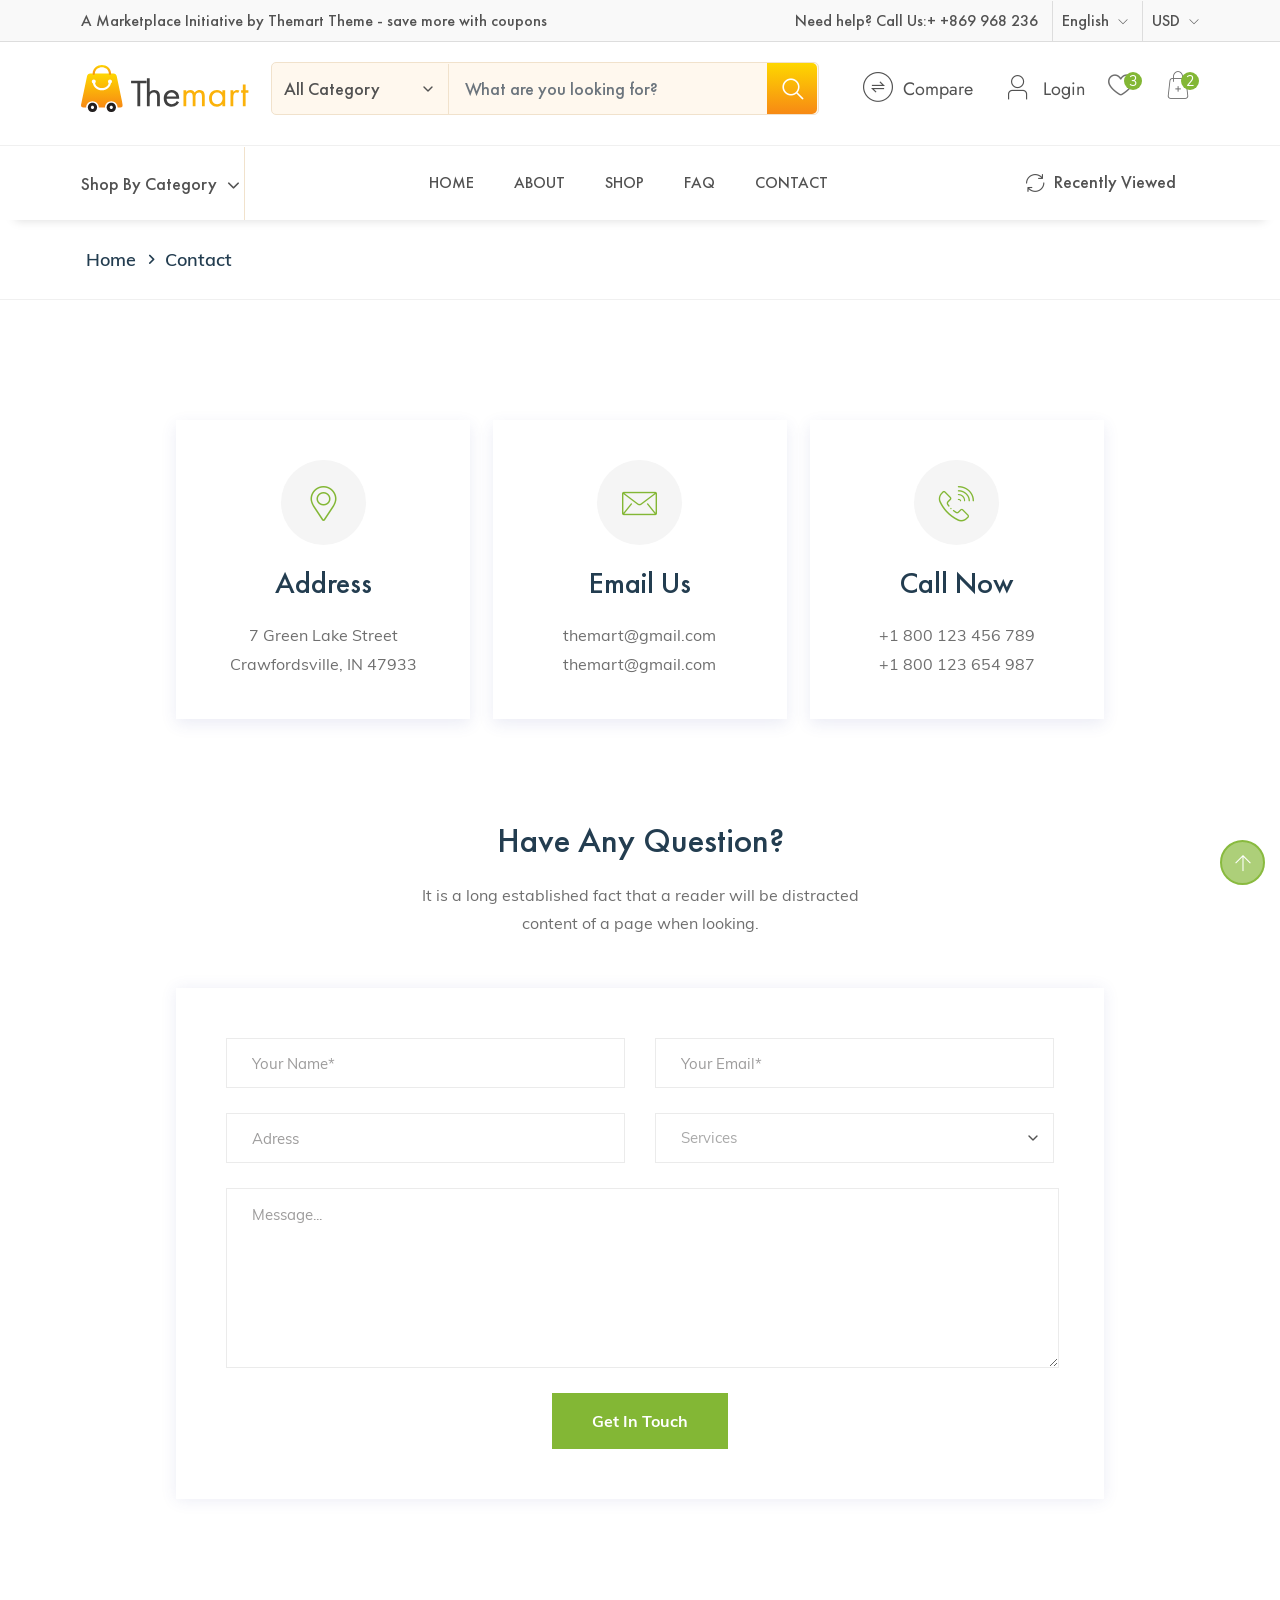
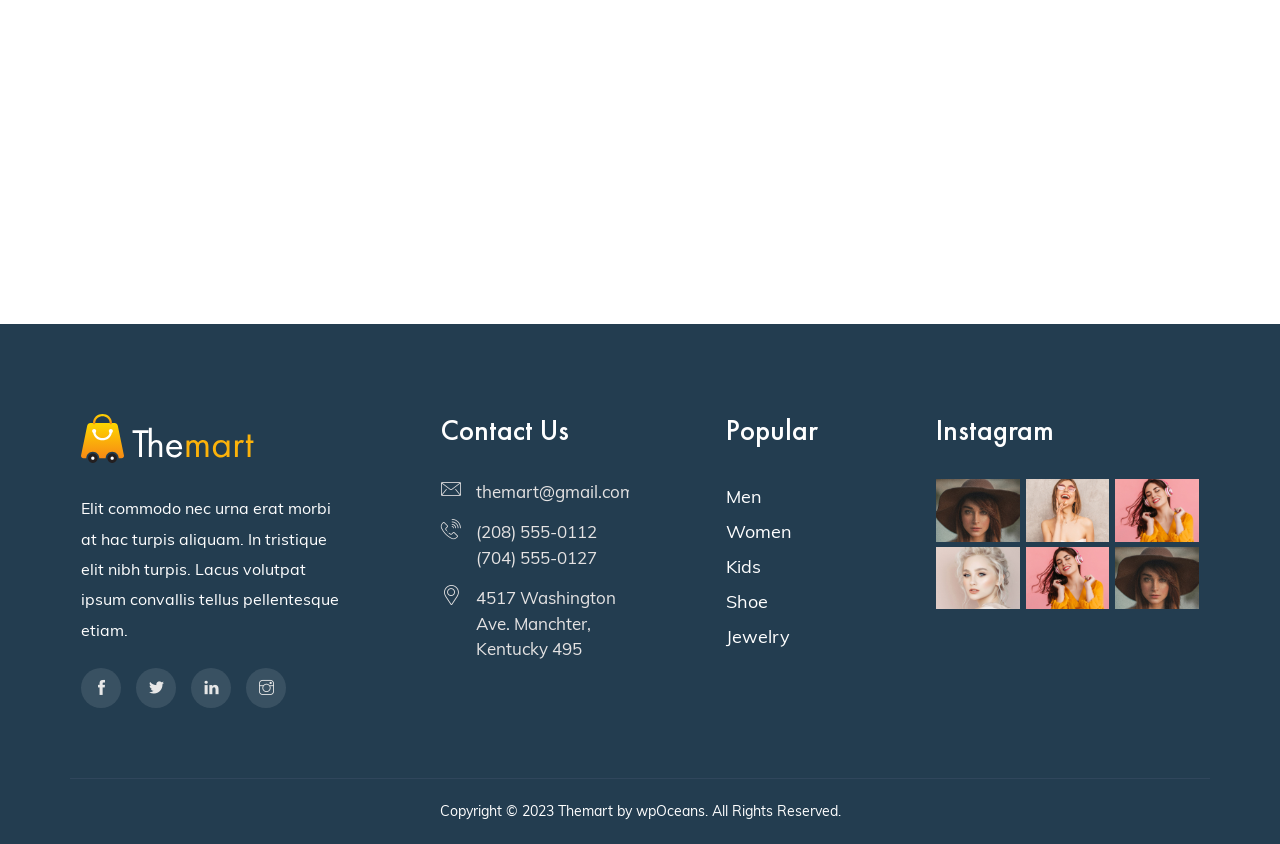
<file: contact.html>
<!DOCTYPE html>
<html lang="en">


<!-- Mirrored from wpocean.com/html/tf/themart/contact.html by HTTrack Website Copier/3.x [XR&CO'2014], Thu, 15 Jun 2023 08:56:41 GMT -->
<head>
    <meta charset="utf-8">
    <meta http-equiv="X-UA-Compatible" content="IE=edge">
    <meta name="viewport" content="width=device-width, initial-scale=1">
    <meta name="author" content="wpOceans">
    <link rel="shortcut icon" type="image/png" href="assets/images/favicon.png">
    <title>Themart - eCommerce HTML5 Template</title>
    <link href="assets/css/themify-icons.css" rel="stylesheet">
    <link href="assets/css/font-awesome.min.css" rel="stylesheet">
    <link href="assets/css/flaticon_ecommerce.css" rel="stylesheet">
    <link href="assets/css/bootstrap.min.css" rel="stylesheet">
    <link href="assets/css/animate.css" rel="stylesheet">
    <link href="assets/css/owl.carousel.css" rel="stylesheet">
    <link href="assets/css/owl.theme.css" rel="stylesheet">
    <link href="assets/css/slick.css" rel="stylesheet">
    <link href="assets/css/slick-theme.css" rel="stylesheet">
    <link href="assets/css/swiper.min.css" rel="stylesheet">
    <link href="assets/css/owl.transitions.css" rel="stylesheet">
    <link href="assets/css/jquery.fancybox.css" rel="stylesheet">
    <link href="assets/css/odometer-theme-default.css" rel="stylesheet">
    <link href="assets/sass/style.css" rel="stylesheet">
</head>

<body>

    <!-- start page-wrapper -->
    <div class="page-wrapper">
        <!-- start preloader -->
        <div class="preloader">
            <div class="vertical-centered-box">
                <div class="content">
                    <div class="loader-circle"></div>
                    <div class="loader-line-mask">
                        <div class="loader-line"></div>
                    </div>
                    <img src="assets/images/preloader.png" alt="">
                </div>
            </div>
        </div>
        <!-- end preloader -->

        <!-- start header -->
        <header id="header">
            <div class="topbar">
                <div class="container">
                    <div class="row">
                        <div class="col col-lg-6 col-md-12 col-sm-12 col-12">
                            <div class="contact-intro">
                                <span>A Marketplace Initiative by Themart Theme - save more with coupons</span>
                            </div>
                        </div>
                        <div class="col col-lg-6 col-md-12 col-sm-12 col-12">
                            <div class="contact-info">
                                <ul>
                                    <li><a href="tel:869968236"><span>Need help? Call Us:</span>+ +869 968 236</a></li>
                                    <li>
                                        <div class="dropdown">
                                            <button class="dropdown-toggle" type="button" id="dropdownMenuButton1"
                                                data-bs-toggle="dropdown" aria-expanded="false">
                                                English
                                            </button>
                                            <ul class="dropdown-menu" aria-labelledby="dropdownMenuButton1">
                                                <li><a class="dropdown-item" href="#">English</a></li>
                                                <li><a class="dropdown-item" href="#">Bangla</a></li>
                                            </ul>
                                        </div>
                                    </li>
                                    <li>
                                        <div class="dropdown">
                                            <button class="dropdown-toggle" type="button" id="dropdownMenuButton2"
                                                data-bs-toggle="dropdown" aria-expanded="false">
                                                USD
                                            </button>
                                            <ul class="dropdown-menu" aria-labelledby="dropdownMenuButton2">
                                                <li><a class="dropdown-item" href="#">BDT</a></li>
                                                <li><a class="dropdown-item" href="#">USD</a></li>
                                            </ul>
                                        </div>
                                    </li>
                                </ul>
                            </div>
                        </div>
                    </div>
                </div>
            </div>
            <!-- end topbar -->
            <!--  start header-middle -->
            <div class="header-middle">
                <div class="container">
                    <div class="row align-items-center">
                        <div class="col-lg-2">
                            <div class="navbar-header">
                                <a class="navbar-brand" href="index.html"><img src="assets/images/logo.svg" alt="logo"></a>
                            </div>
                        </div>
                        <div class="col-lg-6 col-12">
                            <form action="#" class="middle-box">
                                <div class="category">
                                    <select name="service" class="form-control">
                                        <option disabled="disabled" selected="">All Category</option>
                                        <option>Men</option>
                                        <option>Women</option>
                                        <option>Kids</option>
                                        <option>Sales</option>
                                        <option>Perfect Cake</option>
                                        <option>All Of The Above</option>
                                    </select>
                                </div>
                                <div class="search-box">
                                    <div class="input-group">
                                        <input type="search" class="form-control" placeholder="What are you looking for?">
                                        <button class="search-btn" type="submit"> <i class="fi flaticon-search"></i>
                                        </button>
                                    </div>
                                </div>
                            </form>
                        </div>
                        <div class="col-lg-4 col-12">
                            <div class="middle-right">
                                <ul>
                                    <li><a href="compare.html"><i
                                                class="fi flaticon-right-and-left"></i><span>Compare</span></a>
                                    </li>
                                    <li><a href="login.html"><i class="fi flaticon-user-profile"></i><span>Login</span></a></li>
                                    <li>
                                        <div class="header-wishlist-form-wrapper">
                                            <button class="wishlist-toggle-btn"> <i class="fi flaticon-heart"></i>
                                                <span class="cart-count">3</span></button>
                                            <div class="mini-wislist-content">
                                                <button class="mini-cart-close"><i class="ti-close"></i></button>
                                                <div class="mini-cart-items">
                                                    <div class="mini-cart-item clearfix">
                                                        <div class="mini-cart-item-image">
                                                            <a href="product.html"><img src="assets/images/cart/img-1.jpg"
                                                                    alt></a>
                                                        </div>
                                                        <div class="mini-cart-item-des">
                                                            <a href="product.html">Stylish Pink Coat</a>
                                                            <span class="mini-cart-item-price">$150</span>
                                                            <span class="mini-cart-item-quantity"><a href="#"><i
                                                                        class="ti-close"></i></a></span>
                                                        </div>
                                                    </div>
                                                    <div class="mini-cart-item clearfix">
                                                        <div class="mini-cart-item-image">
                                                            <a href="product.html"><img src="assets/images/cart/img-2.jpg"
                                                                    alt></a>
                                                        </div>
                                                        <div class="mini-cart-item-des">
                                                            <a href="product.html">Blue Bag</a>
                                                            <span class="mini-cart-item-price">$120</span>
                                                            <span class="mini-cart-item-quantity"><a href="#"><i
                                                                        class="ti-close"></i></a></span>
                                                        </div>
                                                    </div>
                                                    <div class="mini-cart-item clearfix">
                                                        <div class="mini-cart-item-image">
                                                            <a href="product.html"><img src="assets/images/cart/img-3.jpg"
                                                                    alt></a>
                                                        </div>
                                                        <div class="mini-cart-item-des">
                                                            <a href="product.html">Kids Blue Shoes</a>
                                                            <span class="mini-cart-item-price">$120</span>
                                                            <span class="mini-cart-item-quantity"><a href="#"><i
                                                                        class="ti-close"></i></a></span>
                                                        </div>
                                                    </div>
                                                </div>
                                                <div class="mini-cart-action clearfix">
                                                    <div class="mini-btn">
                                                        <a href="wishlist.html" class="view-cart-btn">View Wishlist</a>
                                                    </div>
                                                </div>
                                            </div>
                                        </div>
                                    </li>
                                    <li>
                                        <div class="mini-cart">
                                            <button class="cart-toggle-btn"> <i class="fi flaticon-add-to-cart"></i>
                                                <span class="cart-count">2</span></button>
                                            <div class="mini-cart-content">
                                                <button class="mini-cart-close"><i class="ti-close"></i></button>
                                                <div class="mini-cart-items">
                                                    <div class="mini-cart-item clearfix">
                                                        <div class="mini-cart-item-image">
                                                            <a href="product.html"><img src="assets/images/cart/img-1.jpg"
                                                                    alt></a>
                                                        </div>
                                                        <div class="mini-cart-item-des">
                                                            <a href="product.html">Stylish Pink Coat</a>
                                                            <span class="mini-cart-item-price">$150 x 1</span>
                                                            <span class="mini-cart-item-quantity"><a href="#"><i
                                                                        class="ti-close"></i></a></span>
                                                        </div>
                                                    </div>
                                                    <div class="mini-cart-item clearfix">
                                                        <div class="mini-cart-item-image">
                                                            <a href="product.html"><img src="assets/images/cart/img-2.jpg"
                                                                    alt></a>
                                                        </div>
                                                        <div class="mini-cart-item-des">
                                                            <a href="product.html">Blue Bag</a>
                                                            <span class="mini-cart-item-price">$120 x 2</span>
                                                            <span class="mini-cart-item-quantity"><a href="#"><i
                                                                        class="ti-close"></i></a></span>
                                                        </div>
                                                    </div>
                                                </div>
                                                <div class="mini-cart-action clearfix">
                                                    <span class="mini-checkout-price">Subtotal:
                                                        <span>$390</span></span>
                                                    <div class="mini-btn">
                                                        <a href="cart.html" class="view-cart-btn">View Cart</a>
                                                    </div>
                                                </div>
                                            </div>
                                        </div>
                                    </li>
                                </ul>
                            </div>
                        </div>
                    </div>
                </div>
            </div>
            <!--  end header-middle -->
            <div class="wpo-site-header">
                <nav class="navigation navbar navbar-expand-lg navbar-light">
                    <div class="container">
                        <div class="row align-items-center">
                            <div class="col-lg-3 col-md-3 col-sm-3 col-3 d-lg-none dl-block">
                                <div class="mobail-menu">
                                    <button type="button" class="navbar-toggler open-btn">
                                        <span class="sr-only">Toggle navigation</span>
                                        <span class="icon-bar first-angle"></span>
                                        <span class="icon-bar middle-angle"></span>
                                        <span class="icon-bar last-angle"></span>
                                    </button>
                                </div>
                            </div>
                            <div class="col-lg-1 col-md-6 col-sm-5 col-6 d-block d-lg-none">
                                <div class="navbar-header">
                                    <a class="navbar-brand" href="index.html"><img src="assets/images/logo.svg" alt="logo"></a>
                                </div>
                            </div>
                            <div class="col-lg-2 col-md-3 col-sm-4 col-3">
                                <div class="header-shop-item">
                                    <button class="header-shop-toggle-btn"><span>Shop By Category</span> </button>
                                    <div class="mini-shop-item">
                                        <ul id="metis-menu">
                                            <li>
                                                <a href="product.html">Feature Product</a>
                                            </li>
                                            <li class="header-catagory-item">
                                                <a class="menu-down-arrow" href="#">Perfunsee & Cologne</a>
                                                <ul class="header-catagory-single">
                                                    <li><a href="#">Men's Clothing</a></li>
                                                    <li><a href="#">Computer & Office</a></li>
                                                    <li><a href="#">Jewelry & Watches</a></li>
                                                    <li><a href="#">Phones & Accessories</a></li>
                                                </ul>
                                            </li>
                                            <li>
                                                <a href="product.html">Best Sellers</a>
                                            </li>
                                            <li class="header-catagory-item">
                                                <a class="menu-down-arrow" href="#">Men Fashion</a>
                                                <ul class="header-catagory-single">
                                                    <li><a href="#">Men's Clothing</a></li>
                                                    <li><a href="#">Computer & Office</a></li>
                                                    <li><a href="#">Jewelry & Watches</a></li>
                                                    <li><a href="#">Phones & Accessories</a></li>
                                                </ul>
                                            </li>
                                            <li>
                                                <a href="product.html">Bags & Shoes</a>
                                            </li>
                                            <li class="header-catagory-item">
                                                <a class="menu-down-arrow" href="#">Women Fashion</a>
                                                <ul class="header-catagory-single">
                                                    <li><a href="#">Men's Clothing</a></li>
                                                    <li><a href="#">Computer & Office</a></li>
                                                    <li><a href="#">Jewelry & Watches</a></li>
                                                    <li><a href="#">Phones & Accessories</a></li>
                                                </ul>
                                            </li>
                                            <li class="header-catagory-item">
                                                <a class="menu-down-arrow" href="#">Toys & kids Baby</a>
                                                <ul class="header-catagory-single">
                                                    <li><a href="#">Men's Clothing</a></li>
                                                    <li><a href="#">Computer & Office</a></li>
                                                    <li><a href="#">Jewelry & Watches</a></li>
                                                    <li><a href="#">Phones & Accessories</a></li>
                                                </ul>
                                            </li>
                                            <li>
                                                <a href="product.html">Men's Clothing</a>
                                            </li>
                                            <li>
                                                <a href="product.html">On Sale</a>
                                            </li>
                                            <li>
                                                <a href="product.html">All Accessories</a>
                                            </li>
                                        </ul>
                                    </div>
                                </div>
                            </div>
                            <div class="col-lg-8 col-md-1 col-1">
                                <div id="navbar" class="collapse navbar-collapse navigation-holder">
                                    <button class="menu-close"><i class="ti-close"></i></button>
                                    <ul class="nav navbar-nav mb-2 mb-lg-0">
                                        <li class="menu-item-has-children">
                                            <a href="#">Home</a>
                                        </li>
                                        <li><a href="about.html">About</a></li>
                                        <li class="menu-item-has-children">
                                            <a href="#">Shop</a>
                                        </li>
                                        <li class="menu-item-has-children">
                                            <a href="#">FAQ</a>
                                        </li>
                                        <li><a href="contact.html">Contact</a></li>
                                    </ul>
        
                                </div><!-- end of nav-collapse -->
                            </div>
                            <div class="col-lg-2 col-md-1 col-1">
                                <div class="header-right">
                                    <a href="recent-view.html" class="recent-btn"><i class="fi flaticon-refresh"></i>
                                        <span>Recently Viewed</span>
                                    </a>
                                </div>
                            </div>
                        </div>
                    </div><!-- end of container -->
                </nav>
            </div>
        </header>
        <!-- end of header -->

        <!-- start wpo-page-title -->
        <section class="wpo-page-title">
            <h2 class="d-none">Hide</h2>
            <div class="container">
                <div class="row">
                    <div class="col col-xs-12">
                        <div class="wpo-breadcumb-wrap">
                            <ol class="wpo-breadcumb-wrap">
                                <li><a href="index.html">Home</a></li>
                                <li>Contact</li>
                            </ol>
                        </div>
                    </div>
                </div> <!-- end row -->
            </div> <!-- end container -->
        </section>
        <!-- end page-title -->

                <!-- start wpo-contact-pg-section -->
                <section class="wpo-contact-pg-section section-padding">
                    <div class="container">
                        <div class="row">
                            <div class="col col-lg-10 offset-lg-1">
                                <div class="office-info">
                                    <div class="row">
                                        <div class="col col-xl-4 col-lg-6 col-md-6 col-12">
                                            <div class="office-info-item">
                                                <div class="office-info-icon">
                                                    <div class="icon">
                                                        <i class="fi flaticon-pin"></i>
                                                    </div>
                                                </div>
                                                <div class="office-info-text">
                                                    <h2>Address</h2>
                                                    <p>7 Green Lake Street Crawfordsville, IN 47933</p>
                                                </div>
                                            </div>
                                        </div>
                                        <div class="col col-xl-4 col-lg-6 col-md-6 col-12">
                                            <div class="office-info-item">
                                                <div class="office-info-icon">
                                                    <div class="icon">
                                                        <i class="fi flaticon-mail"></i>
                                                    </div>
                                                </div>
                                                <div class="office-info-text">
                                                    <h2>Email Us</h2>
                                                    <p>themart@gmail.com</p>
                                                    <p>themart@gmail.com</p>
                                                </div>
                                            </div>
                                        </div>
                                        <div class="col col-xl-4 col-lg-6 col-md-6 col-12">
                                            <div class="office-info-item">
                                                <div class="office-info-icon">
                                                    <div class="icon">
                                                        <i class="fi flaticon-phone"></i>
                                                    </div>
                                                </div>
                                                <div class="office-info-text">
                                                    <h2>Call Now</h2>
                                                    <p>+1 800 123 456 789</p>
                                                    <p>+1 800 123 654 987</p>
                                                </div>
                                            </div>
                                        </div>
                                    </div>
                                </div>
                                <div class="wpo-contact-title">
                                    <h2>Have Any Question?</h2>
                                    <p>It is a long established fact that a reader will be distracted
                                        content of a page when looking.</p>
                                </div>
                                <div class="wpo-contact-form-area">
                                    <form method="post" class="contact-validation-active" id="contact-form-main">
                                        <div>
                                            <input type="text" class="form-control" name="name" id="name"
                                                placeholder="Your Name*">
                                        </div>
                                        <div>
                                            <input type="email" class="form-control" name="email" id="email"
                                                placeholder="Your Email*">
                                        </div>
                                        <div>
                                            <input type="text" class="form-control" name="adress" id="adress"
                                                placeholder="Adress">
                                        </div>
                                        <div>
                                            <select name="service" class="form-control">
                                                <option disabled="disabled" selected="">Services</option>
                                                <option>Architecture</option>
                                                <option>The Rehearsal Dinner</option>
                                                <option>The Afterparty</option>
                                                <option>Videographers</option>
                                                <option>Perfect Cake</option>
                                                <option>All Of The Above</option>
                                            </select>
                                        </div>
                                        <div class="fullwidth">
                                            <textarea class="form-control" name="note" id="note"
                                                placeholder="Message..."></textarea>
                                        </div>
                                        <div class="submit-area">
                                            <button type="submit" class="theme-btn">Get in Touch</button>
                                            <div id="loader">
                                                <i class="ti-reload"></i>
                                            </div>
                                        </div>
                                        <div class="clearfix error-handling-messages">
                                            <div id="success">Thank you</div>
                                            <div id="error"> Error occurred while sending email. Please try again later. </div>
                                        </div>
                                    </form>
                                </div>
                            </div>
                        </div>
                    </div> <!-- end container -->
                </section>
                <!-- end wpo-contact-pg-section -->
        
                <!--  start wpo-contact-map -->
                <section class="wpo-contact-map-section">
                    <h2 class="hidden">Contact map</h2>
                    <div class="wpo-contact-map">
                        <iframe
                            src="https://www.google.com/maps/embed?pb=!1m18!1m12!1m3!1d193595.9147703055!2d-74.11976314309273!3d40.69740344223377!2m3!1f0!2f0!3f0!3m2!1i1024!2i768!4f13.1!3m3!1m2!1s0x89c24fa5d33f083b%3A0xc80b8f06e177fe62!2sNew+York%2C+NY%2C+USA!5e0!3m2!1sen!2sbd!4v1547528325671"
                            allowfullscreen></iframe>
                    </div>
                </section>
                <!-- end wpo-contact-map -->

        <!-- start of wpo-site-footer-section -->
        <footer class="wpo-site-footer">
            <div class="wpo-upper-footer">
                <div class="container">
                    <div class="row">
                        <div class="col col-lg-3 col-md-6 col-sm-12 col-12">
                            <div class="widget about-widget">
                                <div class="logo widget-title">
                                    <img src="assets/images/logo-2.svg" alt="blog">
                                </div>
                                <p>Elit commodo nec urna erat morbi at hac turpis aliquam.
                                    In tristique elit nibh turpis. Lacus volutpat ipsum convallis tellus pellentesque
                                    etiam.</p>
                                <ul>
                                    <li>
                                        <a href="#">
                                            <i class="ti-facebook"></i>
                                        </a>
                                    </li>
                                    <li>
                                        <a href="#">
                                            <i class="ti-twitter-alt"></i>
                                        </a>
                                    </li>
                                    <li>
                                        <a href="#">
                                            <i class="ti-linkedin"></i>
                                        </a>
                                    </li>
                                    <li>
                                        <a href="#">
                                            <i class="ti-instagram"></i>
                                        </a>
                                    </li>
                                </ul>

                            </div>
                        </div>
                        <div class="col col-lg-3 col-md-6 col-sm-12 col-12">
                            <div class="widget link-widget">
                                <div class="widget-title">
                                    <h3>Contact Us</h3>
                                </div>
                                <div class="contact-ft">
                                    <ul>
                                        <li><i class="fi flaticon-mail"></i>themart@gmail.com</li>
                                        <li><i class="fi flaticon-phone"></i>(208) 555-0112 <br>(704) 555-0127</li>
                                        <li><i class="fi flaticon-pin"></i>4517 Washington Ave. Manchter,
                                            Kentucky 495</li>
                                    </ul>
                                </div>
                            </div>
                        </div>
                        <div class="col col-xl-3 col-lg-2 col-md-6 col-sm-12 col-12">
                            <div class="widget link-widget">
                                <div class="widget-title">
                                    <h3>Popular</h3>
                                </div>
                                <ul>
                                    <li><a href="product.html">Men</a></li>
                                    <li><a href="product.html">Women</a></li>
                                    <li><a href="product.html">Kids</a></li>
                                    <li><a href="product.html">Shoe</a></li>
                                    <li><a href="product.html">Jewelry</a></li>
                                </ul>
                            </div>
                        </div>
                        <div class="col col-xl-3 col-lg-4 col-md-6 col-sm-12 col-12">
                            <div class="widget instagram">
                                <div class="widget-title">
                                    <h3>Instagram</h3>
                                </div>
                                <ul class="d-flex">
                                    <li><a href="project-single.html"><img src="assets/images/instragram/1.jpg"
                                                alt=""></a></li>
                                    <li><a href="project-single.html"><img src="assets/images/instragram/2.jpg"
                                                alt=""></a></li>
                                    <li><a href="project-single.html"><img src="assets/images/instragram/4.jpg"
                                                alt=""></a></li>
                                    <li><a href="project-single.html"><img src="assets/images/instragram/3.jpg"
                                                alt=""></a></li>
                                    <li><a href="project-single.html"><img src="assets/images/instragram/4.jpg"
                                                alt=""></a></li>
                                    <li><a href="project-single.html"><img src="assets/images/instragram/1.jpg"
                                                alt=""></a></li>
                                </ul>
                            </div>
                        </div>
                    </div>
                </div> <!-- end container -->
            </div>
            <div class="wpo-lower-footer">
                <div class="container">
                    <div class="row">
                        <div class="col col-xs-12">
                            <p class="copyright"> Copyright &copy; 2023 Themart by <a href="index.html">wpOceans</a>.
                                All
                                Rights Reserved.</p>
                        </div>
                    </div>
                </div>
            </div>
        </footer>
        <!-- end of wpo-site-footer-section -->



    </div>
    <!-- end of page-wrapper -->

    <!-- All JavaScript files
    ================================================== -->
    <script src="assets/js/jquery.min.js"></script>
    <script src="assets/js/bootstrap.bundle.min.js"></script>
    <!-- Plugins for this template -->
    <script src="assets/js/modernizr.custom.js"></script>
    <script src="assets/js/jquery.dlmenu.js"></script>
    <script src="assets/js/jquery-plugin-collection.js"></script>
    <!-- Custom script for this template -->
    <script src="assets/js/script.js"></script>
</body>


<!-- Mirrored from wpocean.com/html/tf/themart/contact.html by HTTrack Website Copier/3.x [XR&CO'2014], Thu, 15 Jun 2023 08:56:41 GMT -->
</html>
</file>
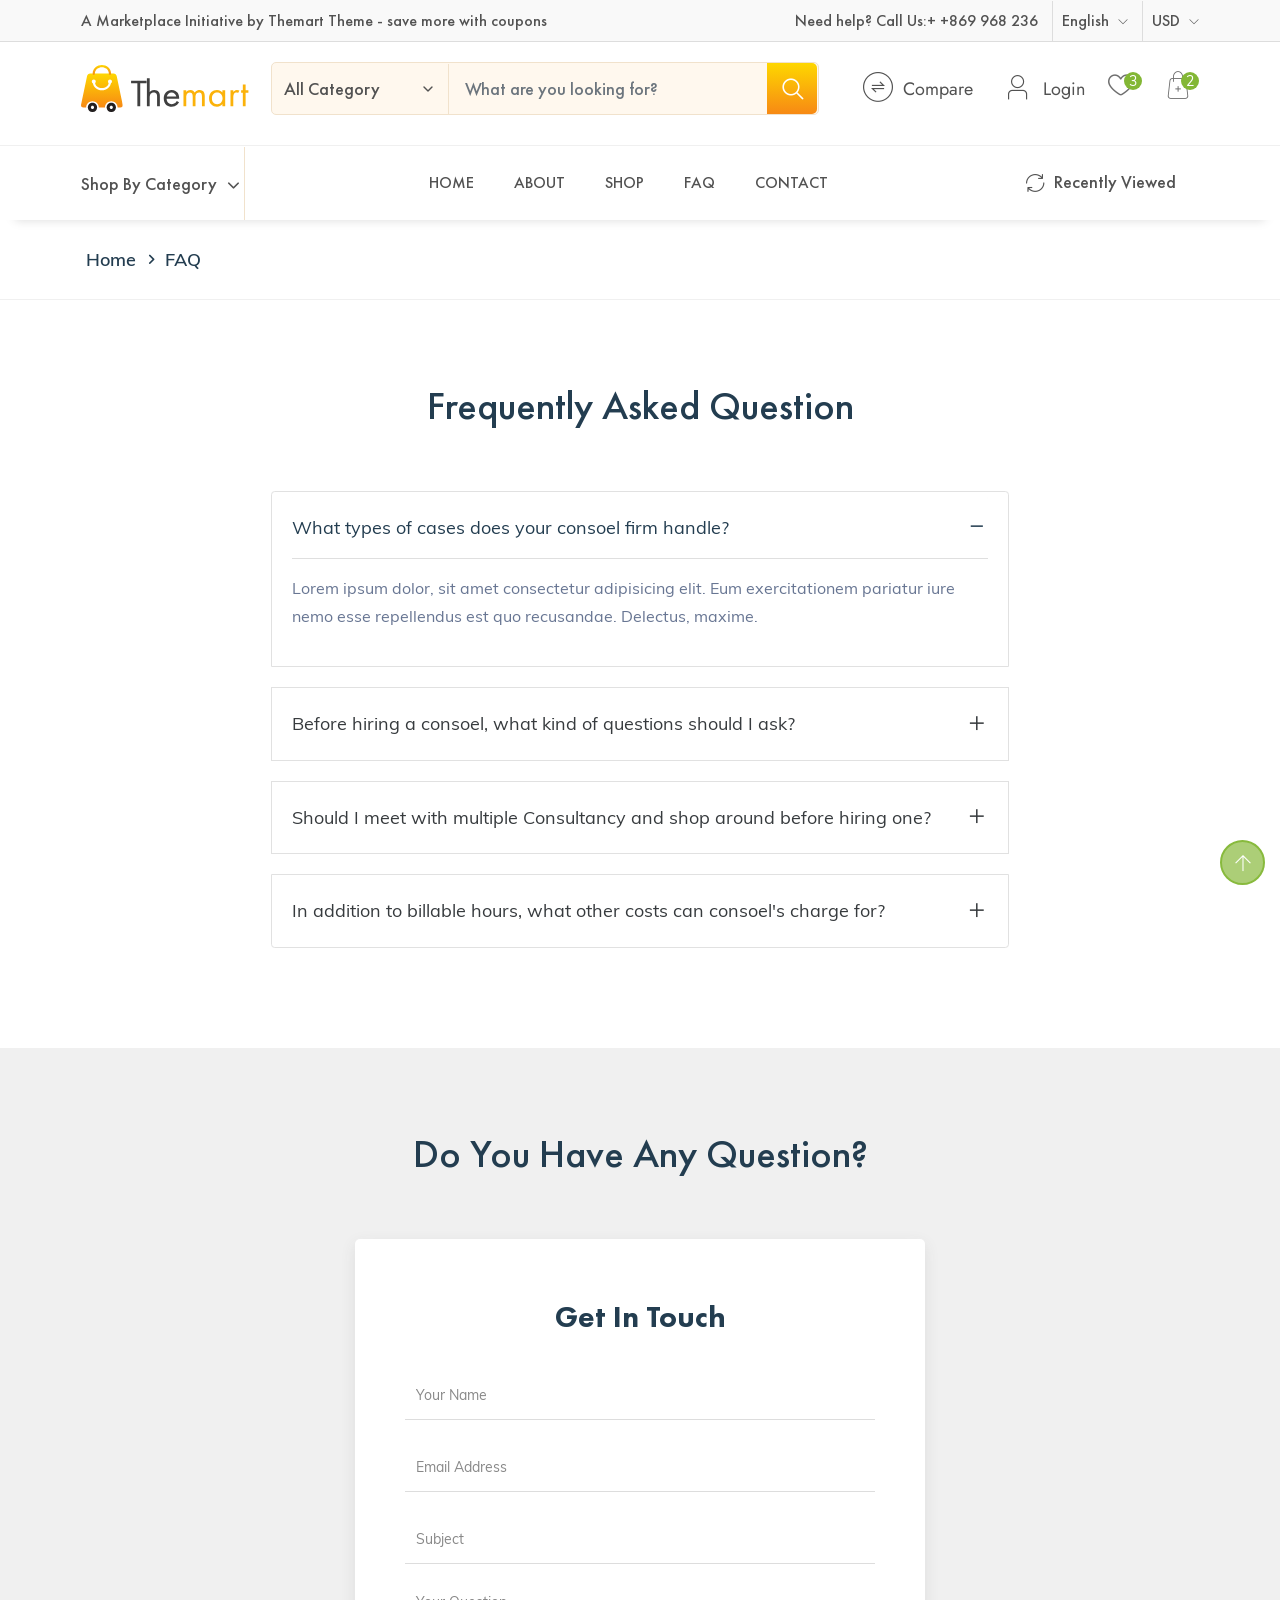
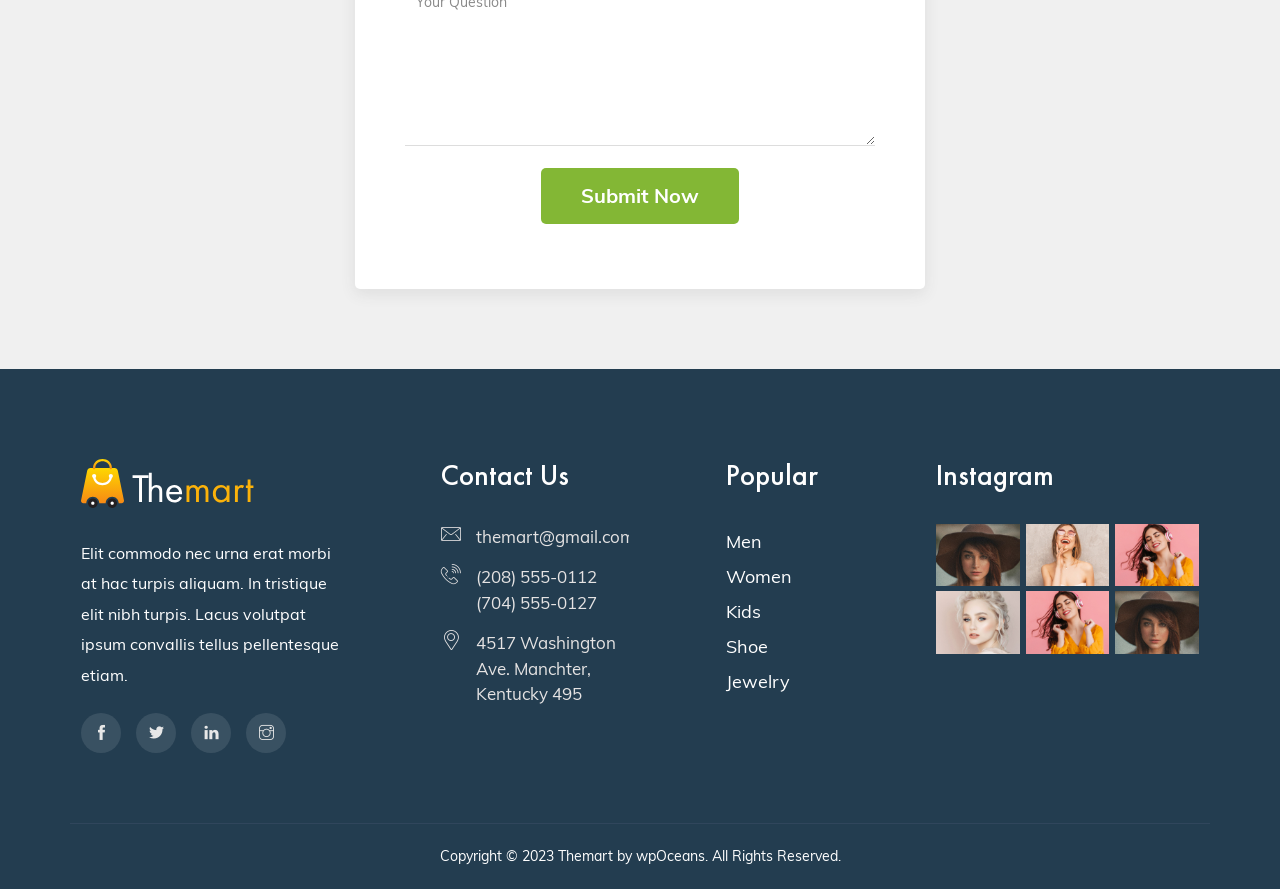
<file: faq.html>
<!DOCTYPE html>
<html lang="en">


<!-- Mirrored from wpocean.com/html/tf/themart/faq.html by HTTrack Website Copier/3.x [XR&CO'2014], Thu, 15 Jun 2023 08:56:41 GMT -->
<head>
    <meta charset="utf-8">
    <meta http-equiv="X-UA-Compatible" content="IE=edge">
    <meta name="viewport" content="width=device-width, initial-scale=1">
    <meta name="author" content="wpOceans">
    <link rel="shortcut icon" type="image/png" href="assets/images/favicon.png">
    <title>Themart - eCommerce HTML5 Template</title>
    <link href="assets/css/themify-icons.css" rel="stylesheet">
    <link href="assets/css/font-awesome.min.css" rel="stylesheet">
    <link href="assets/css/flaticon_ecommerce.css" rel="stylesheet">
    <link href="assets/css/bootstrap.min.css" rel="stylesheet">
    <link href="assets/css/animate.css" rel="stylesheet">
    <link href="assets/css/owl.carousel.css" rel="stylesheet">
    <link href="assets/css/owl.theme.css" rel="stylesheet">
    <link href="assets/css/slick.css" rel="stylesheet">
    <link href="assets/css/slick-theme.css" rel="stylesheet">
    <link href="assets/css/swiper.min.css" rel="stylesheet">
    <link href="assets/css/owl.transitions.css" rel="stylesheet">
    <link href="assets/css/jquery.fancybox.css" rel="stylesheet">
    <link href="assets/css/odometer-theme-default.css" rel="stylesheet">
    <link href="assets/sass/style.css" rel="stylesheet">
</head>

<body>

    <!-- start page-wrapper -->
    <div class="page-wrapper">
        <!-- start preloader -->
        <div class="preloader">
            <div class="vertical-centered-box">
                <div class="content">
                    <div class="loader-circle"></div>
                    <div class="loader-line-mask">
                        <div class="loader-line"></div>
                    </div>
                    <img src="assets/images/preloader.png" alt="">
                </div>
            </div>
        </div>
        <!-- end preloader -->

        <!-- start header -->
        <header id="header">
            <div class="topbar">
                <div class="container">
                    <div class="row">
                        <div class="col col-lg-6 col-md-12 col-sm-12 col-12">
                            <div class="contact-intro">
                                <span>A Marketplace Initiative by Themart Theme - save more with coupons</span>
                            </div>
                        </div>
                        <div class="col col-lg-6 col-md-12 col-sm-12 col-12">
                            <div class="contact-info">
                                <ul>
                                    <li><a href="tel:869968236"><span>Need help? Call Us:</span>+ +869 968 236</a></li>
                                    <li>
                                        <div class="dropdown">
                                            <button class="dropdown-toggle" type="button" id="dropdownMenuButton1"
                                                data-bs-toggle="dropdown" aria-expanded="false">
                                                English
                                            </button>
                                            <ul class="dropdown-menu" aria-labelledby="dropdownMenuButton1">
                                                <li><a class="dropdown-item" href="#">English</a></li>
                                                <li><a class="dropdown-item" href="#">Bangla</a></li>
                                            </ul>
                                        </div>
                                    </li>
                                    <li>
                                        <div class="dropdown">
                                            <button class="dropdown-toggle" type="button" id="dropdownMenuButton2"
                                                data-bs-toggle="dropdown" aria-expanded="false">
                                                USD
                                            </button>
                                            <ul class="dropdown-menu" aria-labelledby="dropdownMenuButton2">
                                                <li><a class="dropdown-item" href="#">BDT</a></li>
                                                <li><a class="dropdown-item" href="#">USD</a></li>
                                            </ul>
                                        </div>
                                    </li>
                                </ul>
                            </div>
                        </div>
                    </div>
                </div>
            </div>
            <!-- end topbar -->
            <!--  start header-middle -->
            <div class="header-middle">
                <div class="container">
                    <div class="row align-items-center">
                        <div class="col-lg-2">
                            <div class="navbar-header">
                                <a class="navbar-brand" href="index.html"><img src="assets/images/logo.svg" alt="logo"></a>
                            </div>
                        </div>
                        <div class="col-lg-6 col-12">
                            <form action="#" class="middle-box">
                                <div class="category">
                                    <select name="service" class="form-control">
                                        <option disabled="disabled" selected="">All Category</option>
                                        <option>Men</option>
                                        <option>Women</option>
                                        <option>Kids</option>
                                        <option>Sales</option>
                                        <option>Perfect Cake</option>
                                        <option>All Of The Above</option>
                                    </select>
                                </div>
                                <div class="search-box">
                                    <div class="input-group">
                                        <input type="search" class="form-control" placeholder="What are you looking for?">
                                        <button class="search-btn" type="submit"> <i class="fi flaticon-search"></i>
                                        </button>
                                    </div>
                                </div>
                            </form>
                        </div>
                        <div class="col-lg-4 col-12">
                            <div class="middle-right">
                                <ul>
                                    <li><a href="compare.html"><i
                                                class="fi flaticon-right-and-left"></i><span>Compare</span></a>
                                    </li>
                                    <li><a href="login.html"><i class="fi flaticon-user-profile"></i><span>Login</span></a></li>
                                    <li>
                                        <div class="header-wishlist-form-wrapper">
                                            <button class="wishlist-toggle-btn"> <i class="fi flaticon-heart"></i>
                                                <span class="cart-count">3</span></button>
                                            <div class="mini-wislist-content">
                                                <button class="mini-cart-close"><i class="ti-close"></i></button>
                                                <div class="mini-cart-items">
                                                    <div class="mini-cart-item clearfix">
                                                        <div class="mini-cart-item-image">
                                                            <a href="product.html"><img src="assets/images/cart/img-1.jpg"
                                                                    alt></a>
                                                        </div>
                                                        <div class="mini-cart-item-des">
                                                            <a href="product.html">Stylish Pink Coat</a>
                                                            <span class="mini-cart-item-price">$150</span>
                                                            <span class="mini-cart-item-quantity"><a href="#"><i
                                                                        class="ti-close"></i></a></span>
                                                        </div>
                                                    </div>
                                                    <div class="mini-cart-item clearfix">
                                                        <div class="mini-cart-item-image">
                                                            <a href="product.html"><img src="assets/images/cart/img-2.jpg"
                                                                    alt></a>
                                                        </div>
                                                        <div class="mini-cart-item-des">
                                                            <a href="product.html">Blue Bag</a>
                                                            <span class="mini-cart-item-price">$120</span>
                                                            <span class="mini-cart-item-quantity"><a href="#"><i
                                                                        class="ti-close"></i></a></span>
                                                        </div>
                                                    </div>
                                                    <div class="mini-cart-item clearfix">
                                                        <div class="mini-cart-item-image">
                                                            <a href="product.html"><img src="assets/images/cart/img-3.jpg"
                                                                    alt></a>
                                                        </div>
                                                        <div class="mini-cart-item-des">
                                                            <a href="product.html">Kids Blue Shoes</a>
                                                            <span class="mini-cart-item-price">$120</span>
                                                            <span class="mini-cart-item-quantity"><a href="#"><i
                                                                        class="ti-close"></i></a></span>
                                                        </div>
                                                    </div>
                                                </div>
                                                <div class="mini-cart-action clearfix">
                                                    <div class="mini-btn">
                                                        <a href="wishlist.html" class="view-cart-btn">View Wishlist</a>
                                                    </div>
                                                </div>
                                            </div>
                                        </div>
                                    </li>
                                    <li>
                                        <div class="mini-cart">
                                            <button class="cart-toggle-btn"> <i class="fi flaticon-add-to-cart"></i>
                                                <span class="cart-count">2</span></button>
                                            <div class="mini-cart-content">
                                                <button class="mini-cart-close"><i class="ti-close"></i></button>
                                                <div class="mini-cart-items">
                                                    <div class="mini-cart-item clearfix">
                                                        <div class="mini-cart-item-image">
                                                            <a href="product.html"><img src="assets/images/cart/img-1.jpg"
                                                                    alt></a>
                                                        </div>
                                                        <div class="mini-cart-item-des">
                                                            <a href="product.html">Stylish Pink Coat</a>
                                                            <span class="mini-cart-item-price">$150 x 1</span>
                                                            <span class="mini-cart-item-quantity"><a href="#"><i
                                                                        class="ti-close"></i></a></span>
                                                        </div>
                                                    </div>
                                                    <div class="mini-cart-item clearfix">
                                                        <div class="mini-cart-item-image">
                                                            <a href="product.html"><img src="assets/images/cart/img-2.jpg"
                                                                    alt></a>
                                                        </div>
                                                        <div class="mini-cart-item-des">
                                                            <a href="product.html">Blue Bag</a>
                                                            <span class="mini-cart-item-price">$120 x 2</span>
                                                            <span class="mini-cart-item-quantity"><a href="#"><i
                                                                        class="ti-close"></i></a></span>
                                                        </div>
                                                    </div>
                                                </div>
                                                <div class="mini-cart-action clearfix">
                                                    <span class="mini-checkout-price">Subtotal:
                                                        <span>$390</span></span>
                                                    <div class="mini-btn">
                                                        <a href="cart.html" class="view-cart-btn">View Cart</a>
                                                    </div>
                                                </div>
                                            </div>
                                        </div>
                                    </li>
                                </ul>
                            </div>
                        </div>
                    </div>
                </div>
            </div>
            <!--  end header-middle -->
            <div class="wpo-site-header">
                <nav class="navigation navbar navbar-expand-lg navbar-light">
                    <div class="container">
                        <div class="row align-items-center">
                            <div class="col-lg-3 col-md-3 col-sm-3 col-3 d-lg-none dl-block">
                                <div class="mobail-menu">
                                    <button type="button" class="navbar-toggler open-btn">
                                        <span class="sr-only">Toggle navigation</span>
                                        <span class="icon-bar first-angle"></span>
                                        <span class="icon-bar middle-angle"></span>
                                        <span class="icon-bar last-angle"></span>
                                    </button>
                                </div>
                            </div>
                            <div class="col-lg-1 col-md-6 col-sm-5 col-6 d-block d-lg-none">
                                <div class="navbar-header">
                                    <a class="navbar-brand" href="index.html"><img src="assets/images/logo.svg" alt="logo"></a>
                                </div>
                            </div>
                            <div class="col-lg-2 col-md-3 col-sm-4 col-3">
                                <div class="header-shop-item">
                                    <button class="header-shop-toggle-btn"><span>Shop By Category</span> </button>
                                    <div class="mini-shop-item">
                                        <ul id="metis-menu">
                                            <li>
                                                <a href="product.html">Feature Product</a>
                                            </li>
                                            <li class="header-catagory-item">
                                                <a class="menu-down-arrow" href="#">Perfunsee & Cologne</a>
                                                <ul class="header-catagory-single">
                                                    <li><a href="#">Men's Clothing</a></li>
                                                    <li><a href="#">Computer & Office</a></li>
                                                    <li><a href="#">Jewelry & Watches</a></li>
                                                    <li><a href="#">Phones & Accessories</a></li>
                                                </ul>
                                            </li>
                                            <li>
                                                <a href="product.html">Best Sellers</a>
                                            </li>
                                            <li class="header-catagory-item">
                                                <a class="menu-down-arrow" href="#">Men Fashion</a>
                                                <ul class="header-catagory-single">
                                                    <li><a href="#">Men's Clothing</a></li>
                                                    <li><a href="#">Computer & Office</a></li>
                                                    <li><a href="#">Jewelry & Watches</a></li>
                                                    <li><a href="#">Phones & Accessories</a></li>
                                                </ul>
                                            </li>
                                            <li>
                                                <a href="product.html">Bags & Shoes</a>
                                            </li>
                                            <li class="header-catagory-item">
                                                <a class="menu-down-arrow" href="#">Women Fashion</a>
                                                <ul class="header-catagory-single">
                                                    <li><a href="#">Men's Clothing</a></li>
                                                    <li><a href="#">Computer & Office</a></li>
                                                    <li><a href="#">Jewelry & Watches</a></li>
                                                    <li><a href="#">Phones & Accessories</a></li>
                                                </ul>
                                            </li>
                                            <li class="header-catagory-item">
                                                <a class="menu-down-arrow" href="#">Toys & kids Baby</a>
                                                <ul class="header-catagory-single">
                                                    <li><a href="#">Men's Clothing</a></li>
                                                    <li><a href="#">Computer & Office</a></li>
                                                    <li><a href="#">Jewelry & Watches</a></li>
                                                    <li><a href="#">Phones & Accessories</a></li>
                                                </ul>
                                            </li>
                                            <li>
                                                <a href="product.html">Men's Clothing</a>
                                            </li>
                                            <li>
                                                <a href="product.html">On Sale</a>
                                            </li>
                                            <li>
                                                <a href="product.html">All Accessories</a>
                                            </li>
                                        </ul>
                                    </div>
                                </div>
                            </div>
                            <div class="col-lg-8 col-md-1 col-1">
                                <div id="navbar" class="collapse navbar-collapse navigation-holder">
                                    <button class="menu-close"><i class="ti-close"></i></button>
                                    <ul class="nav navbar-nav mb-2 mb-lg-0">
                                        <li class="menu-item-has-children">
                                            <a href="#">Home</a>
                                        </li>
                                        <li><a href="about.html">About</a></li>
                                        <li class="menu-item-has-children">
                                            <a href="#">Shop</a>
                                        </li>
                                        <li class="menu-item-has-children">
                                            <a href="#">FAQ</a>
                                        </li>
                                        <li><a href="contact.html">Contact</a></li>
                                    </ul>
        
                                </div><!-- end of nav-collapse -->
                            </div>
                            <div class="col-lg-2 col-md-1 col-1">
                                <div class="header-right">
                                    <a href="recent-view.html" class="recent-btn"><i class="fi flaticon-refresh"></i>
                                        <span>Recently Viewed</span>
                                    </a>
                                </div>
                            </div>
                        </div>
                    </div><!-- end of container -->
                </nav>
            </div>
        </header>
        <!-- end of header -->

        <!-- start wpo-page-title -->
        <section class="wpo-page-title">
            <h2 class="d-none">Hide</h2>
            <div class="container">
                <div class="row">
                    <div class="col col-xs-12">
                        <div class="wpo-breadcumb-wrap">
                            <ol class="wpo-breadcumb-wrap">
                                <li><a href="index.html">Home</a></li>
                                <li>FAQ</li>
                            </ol>
                        </div>
                    </div>
                </div> <!-- end row -->
            </div> <!-- end container -->
        </section>
        <!-- end page-title -->

        <!-- start wpo-faq-section -->
        <section class="wpo-faq-section">
            <div class="container">
                <div class="row align-items-center">
                    <div class="col-lg-8 offset-lg-2">
                        <div class="wpo-section-title">
                            <h2>Frequently Asked Question</h2>
                        </div>
                    </div>
                    <div class="col-lg-8 offset-lg-2">
                        <div class="wpo-faq-wrap">
                            <div class="row">
                                <div class="col-lg-12 col-12">
                                    <div class="wpo-benefits-item">
                                        <div class="accordion" id="accordionExample">
                                            <div class="accordion-item">
                                                <h3 class="accordion-header" id="headingOne">
                                                    <button class="accordion-button" type="button"
                                                        data-bs-toggle="collapse" data-bs-target="#collapseOne"
                                                        aria-expanded="true" aria-controls="collapseOne">
                                                        What types of cases does your consoel firm handle?
                                                    </button>
                                                </h3>
                                                <div id="collapseOne" class="accordion-collapse collapse show"
                                                    aria-labelledby="headingOne" data-bs-parent="#accordionExample">
                                                    <div class="accordion-body">
                                                        <p>Lorem ipsum dolor, sit amet consectetur adipisicing elit. Eum
                                                            exercitationem pariatur iure nemo esse repellendus est quo
                                                            recusandae. Delectus, maxime.</p>
                                                    </div>
                                                </div>
                                            </div>
                                            <div class="accordion-item">
                                                <h3 class="accordion-header" id="headingTwo">
                                                    <button class="accordion-button collapsed" type="button"
                                                        data-bs-toggle="collapse" data-bs-target="#collapseTwo"
                                                        aria-expanded="false" aria-controls="collapseTwo">
                                                        Before hiring a consoel, what kind of questions should I ask?
                                                    </button>
                                                </h3>
                                                <div id="collapseTwo" class="accordion-collapse collapse"
                                                    aria-labelledby="headingTwo" data-bs-parent="#accordionExample">
                                                    <div class="accordion-body">
                                                        <p>Lorem ipsum dolor, sit amet consectetur adipisicing elit. Eum
                                                            exercitationem pariatur iure nemo esse repellendus est quo
                                                            recusandae. Delectus, maxime.</p>
                                                    </div>
                                                </div>
                                            </div>
                                            <div class="accordion-item">
                                                <h3 class="accordion-header" id="headingThree">
                                                    <button class="accordion-button collapsed" type="button"
                                                        data-bs-toggle="collapse" data-bs-target="#collapseThree"
                                                        aria-expanded="false" aria-controls="collapseThree">
                                                        Should I meet with multiple Consultancy and shop around before
                                                        hiring one?
                                                    </button>
                                                </h3>
                                                <div id="collapseThree" class="accordion-collapse collapse"
                                                    aria-labelledby="headingThree" data-bs-parent="#accordionExample">
                                                    <div class="accordion-body">
                                                        <p>Lorem ipsum dolor, sit amet consectetur adipisicing elit. Eum
                                                            exercitationem pariatur iure nemo esse repellendus est quo
                                                            recusandae. Delectus, maxime.</p>
                                                    </div>
                                                </div>
                                            </div>
                                            <div class="accordion-item">
                                                <h3 class="accordion-header" id="headingFour">
                                                    <button class="accordion-button collapsed" type="button"
                                                        data-bs-toggle="collapse" data-bs-target="#collapseFour"
                                                        aria-expanded="false" aria-controls="collapseFour">
                                                        In addition to billable hours, what other costs can consoel's
                                                        charge for?
                                                    </button>
                                                </h3>
                                                <div id="collapseFour" class="accordion-collapse collapse"
                                                    aria-labelledby="headingFour" data-bs-parent="#accordionExample">
                                                    <div class="accordion-body">
                                                        <p>Lorem ipsum dolor, sit amet consectetur adipisicing elit. Eum
                                                            exercitationem pariatur iure nemo esse repellendus est quo
                                                            recusandae. Delectus, maxime.</p>
                                                    </div>
                                                </div>
                                            </div>
                                        </div>
                                    </div>
                                </div>
                            </div>
                        </div>
                    </div>
                </div>
            </div> <!-- end container -->
        </section>
        <!-- end faq-section -->

        <div class="question-area section-padding">
            <div class="container">
                <div class="row">
                    <div class="col-12">
                        <div class="wpo-section-title">
                            <h2>Do You Have Any Question?</h2>
                        </div>
                    </div>
                </div>
                <div class="row">
                    <div class="col-lg-12">
                        <div class="question-touch">
                            <h2>Get In Touch</h2>
                            <form method="post" class="contact-validation-active" id="contact-form"
                                novalidate="novalidate">
                                <div class="half-col">
                                    <input type="text" name="name" id="name" class="form-control"
                                        placeholder="Your Name">
                                </div>
                                <div class="half-col">
                                    <input type="email" name="email" id="email" class="form-control"
                                        placeholder="Email Address">
                                </div>
                                <div class="half-col">
                                    <input type="text" name="phone" id="phone" class="form-control"
                                        placeholder="Subject">
                                </div>
                                <div>
                                    <textarea class="form-control" name="note" id="note"
                                        placeholder="Your Question"></textarea>
                                </div>
                                <div class="submit-btn-wrapper">
                                    <button type="submit" class="theme-btn color-9">Submit Now</button>
                                    <div id="loader">
                                        <i class="fa fa-refresh fa-spin fa-3x fa-fw"></i>
                                    </div>
                                </div>
                                <div class="clearfix error-handling-messages">
                                    <div id="success">Thank you</div>
                                    <div id="error"> Error occurred while sending email. Please try again later. </div>
                                </div>
                            </form>
                        </div>
                    </div>
                </div>
            </div>
        </div>



        <!-- start of wpo-site-footer-section -->
        <footer class="wpo-site-footer">
            <div class="wpo-upper-footer">
                <div class="container">
                    <div class="row">
                        <div class="col col-lg-3 col-md-6 col-sm-12 col-12">
                            <div class="widget about-widget">
                                <div class="logo widget-title">
                                    <img src="assets/images/logo-2.svg" alt="blog">
                                </div>
                                <p>Elit commodo nec urna erat morbi at hac turpis aliquam.
                                    In tristique elit nibh turpis. Lacus volutpat ipsum convallis tellus pellentesque
                                    etiam.</p>
                                <ul>
                                    <li>
                                        <a href="#">
                                            <i class="ti-facebook"></i>
                                        </a>
                                    </li>
                                    <li>
                                        <a href="#">
                                            <i class="ti-twitter-alt"></i>
                                        </a>
                                    </li>
                                    <li>
                                        <a href="#">
                                            <i class="ti-linkedin"></i>
                                        </a>
                                    </li>
                                    <li>
                                        <a href="#">
                                            <i class="ti-instagram"></i>
                                        </a>
                                    </li>
                                </ul>

                            </div>
                        </div>
                        <div class="col col-lg-3 col-md-6 col-sm-12 col-12">
                            <div class="widget link-widget">
                                <div class="widget-title">
                                    <h3>Contact Us</h3>
                                </div>
                                <div class="contact-ft">
                                    <ul>
                                        <li><i class="fi flaticon-mail"></i>themart@gmail.com</li>
                                        <li><i class="fi flaticon-phone"></i>(208) 555-0112 <br>(704) 555-0127</li>
                                        <li><i class="fi flaticon-pin"></i>4517 Washington Ave. Manchter,
                                            Kentucky 495</li>
                                    </ul>
                                </div>
                            </div>
                        </div>
                        <div class="col col-xl-3 col-lg-2 col-md-6 col-sm-12 col-12">
                            <div class="widget link-widget">
                                <div class="widget-title">
                                    <h3>Popular</h3>
                                </div>
                                <ul>
                                    <li><a href="product.html">Men</a></li>
                                    <li><a href="product.html">Women</a></li>
                                    <li><a href="product.html">Kids</a></li>
                                    <li><a href="product.html">Shoe</a></li>
                                    <li><a href="product.html">Jewelry</a></li>
                                </ul>
                            </div>
                        </div>
                        <div class="col col-xl-3 col-lg-4 col-md-6 col-sm-12 col-12">
                            <div class="widget instagram">
                                <div class="widget-title">
                                    <h3>Instagram</h3>
                                </div>
                                <ul class="d-flex">
                                    <li><a href="project-single.html"><img src="assets/images/instragram/1.jpg"
                                                alt=""></a></li>
                                    <li><a href="project-single.html"><img src="assets/images/instragram/2.jpg"
                                                alt=""></a></li>
                                    <li><a href="project-single.html"><img src="assets/images/instragram/4.jpg"
                                                alt=""></a></li>
                                    <li><a href="project-single.html"><img src="assets/images/instragram/3.jpg"
                                                alt=""></a></li>
                                    <li><a href="project-single.html"><img src="assets/images/instragram/4.jpg"
                                                alt=""></a></li>
                                    <li><a href="project-single.html"><img src="assets/images/instragram/1.jpg"
                                                alt=""></a></li>
                                </ul>
                            </div>
                        </div>
                    </div>
                </div> <!-- end container -->
            </div>
            <div class="wpo-lower-footer">
                <div class="container">
                    <div class="row">
                        <div class="col col-xs-12">
                            <p class="copyright"> Copyright &copy; 2023 Themart by <a href="index.html">wpOceans</a>.
                                All
                                Rights Reserved.</p>
                        </div>
                    </div>
                </div>
            </div>
        </footer>
        <!-- end of wpo-site-footer-section -->



    </div>
    <!-- end of page-wrapper -->

    <!-- All JavaScript files
    ================================================== -->
    <script src="assets/js/jquery.min.js"></script>
    <script src="assets/js/bootstrap.bundle.min.js"></script>
    <!-- Plugins for this template -->
    <script src="assets/js/modernizr.custom.js"></script>
    <script src="assets/js/jquery.dlmenu.js"></script>
    <script src="assets/js/jquery-plugin-collection.js"></script>
    <!-- Custom script for this template -->
    <script src="assets/js/script.js"></script>
</body>


<!-- Mirrored from wpocean.com/html/tf/themart/faq.html by HTTrack Website Copier/3.x [XR&CO'2014], Thu, 15 Jun 2023 08:56:41 GMT -->
</html>
</file>
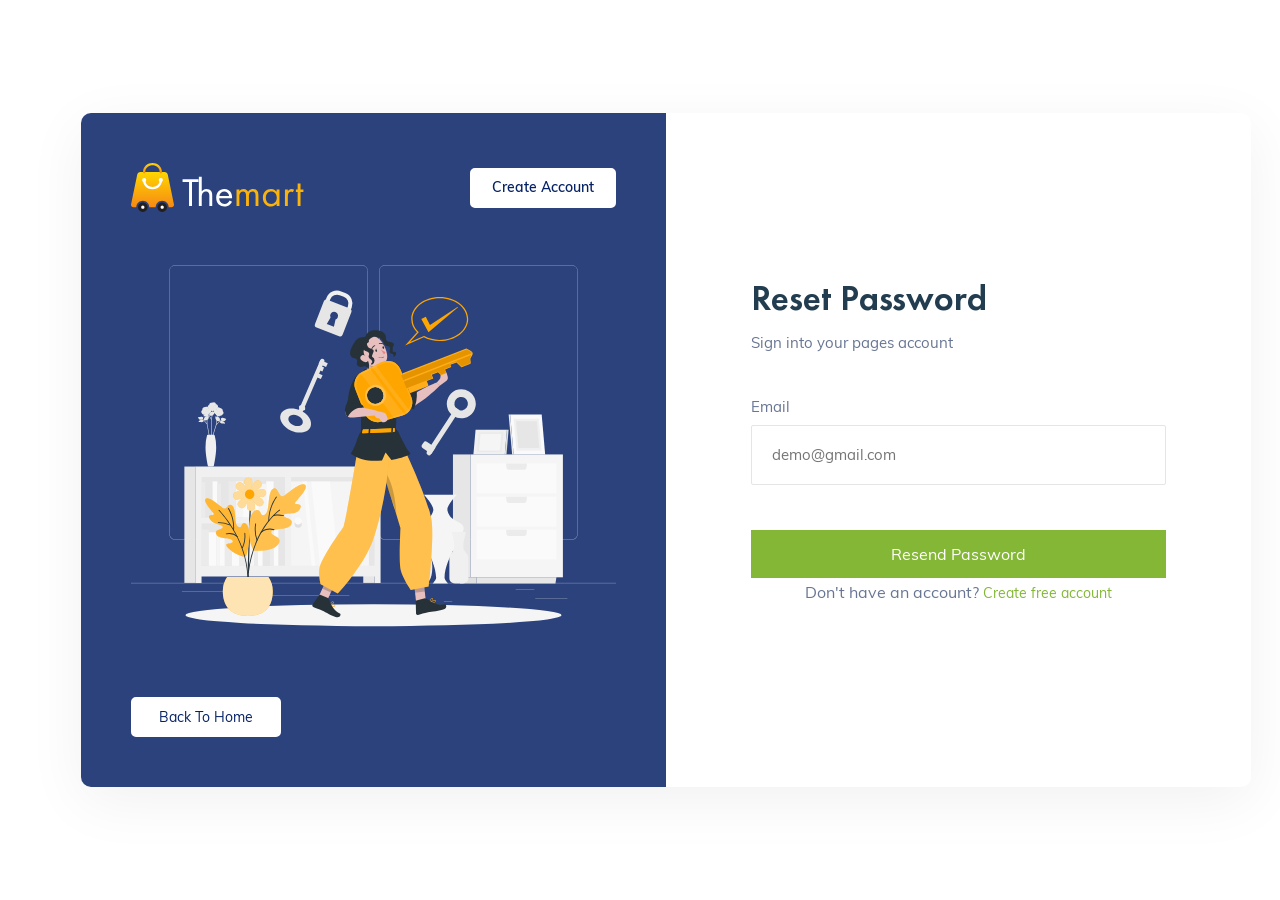
<file: forgot.html>
<!DOCTYPE html>
<html lang="en">


<!-- Mirrored from wpocean.com/html/tf/themart/forgot.html by HTTrack Website Copier/3.x [XR&CO'2014], Thu, 15 Jun 2023 08:56:45 GMT -->
<head>
    <meta charset="utf-8">
    <meta http-equiv="X-UA-Compatible" content="IE=edge">
    <meta name="viewport" content="width=device-width, initial-scale=1">
    <meta name="author" content="wpOceans">
    <link rel="shortcut icon" type="image/png" href="assets/images/favicon.png">
    <title>Themart - eCommerce HTML5 Template</title>
    <link href="assets/css/themify-icons.css" rel="stylesheet">
    <link href="assets/css/font-awesome.min.css" rel="stylesheet">
    <link href="assets/css/flaticon_ecommerce.css" rel="stylesheet">
    <link href="assets/css/bootstrap.min.css" rel="stylesheet">
    <link href="assets/css/animate.css" rel="stylesheet">
    <link href="assets/css/owl.carousel.css" rel="stylesheet">
    <link href="assets/css/owl.theme.css" rel="stylesheet">
    <link href="assets/css/slick.css" rel="stylesheet">
    <link href="assets/css/slick-theme.css" rel="stylesheet">
    <link href="assets/css/swiper.min.css" rel="stylesheet">
    <link href="assets/css/owl.transitions.css" rel="stylesheet">
    <link href="assets/css/jquery.fancybox.css" rel="stylesheet">
    <link href="assets/css/odometer-theme-default.css" rel="stylesheet">
    <link href="assets/sass/style.css" rel="stylesheet">
</head>

<body>

    <!-- start page-wrapper -->
    <div class="page-wrapper">
        <!-- start preloader -->
        <div class="preloader">
            <div class="vertical-centered-box">
                <div class="content">
                    <div class="loader-circle"></div>
                    <div class="loader-line-mask">
                        <div class="loader-line"></div>
                    </div>
                    <img src="assets/images/preloader.png" alt="">
                </div>
            </div>
        </div>
        <!-- end preloader -->

             <!-- login-area start -->
             <div class="tp-login-area">
                <div class="container">
                    <div class="row">
                        <div class="col-lg-12">
                            <form class="tp-accountWrapper" action="#">
                                <div class="tp-accountInfo">
                                    <div class="tp-accountInfoHeader">
                                        <a href="index.html"><img src="assets/images/logo-2.svg" alt=""> </a>
                                        <a class="tp-accountBtn" href="register.html">
                                            <span class="">Create Account</span>
                                        </a>
                                    </div>
                                    <div class="image">
                                        <img src="assets/images/login.svg" alt="">
                                    </div>
                                    <div class="back-home">
                                        <a class="tp-accountBtn" href="index.html">
                                            <span class="">Back To Home</span>
                                        </a>
                                    </div>
                                </div>
                                <div class="tp-accountForm form-style">
                                    <div class="fromTitle">
                                        <h2>Reset Password</h2>
                                        <p>Sign into your pages account</p>
                                    </div>
                                    <div class="row">
                                        <div class="col-lg-12 col-md-12 col-12">
                                            <label>Email</label>
                                            <input type="text" id="email" name="email" placeholder="demo@gmail.com">
                                        </div>
                                        <div class="col-lg-12 col-md-12 col-12">
                                            <button type="submit" class="tp-accountBtn">Resend Password</button>
                                        </div>
                                    </div>
                                    
                                    <p class="subText">Don't have an account? <a href="register.html">Create free
                                            account</a></p>
                                </div>
                            </form>
                        </div>
                    </div>
                </div>
            </div>
            <!-- login-area end -->


    </div>
    <!-- end of page-wrapper -->

    <!-- All JavaScript files
    ================================================== -->
    <script src="assets/js/jquery.min.js"></script>
    <script src="assets/js/bootstrap.bundle.min.js"></script>
    <!-- Plugins for this template -->
    <script src="assets/js/modernizr.custom.js"></script>
    <script src="assets/js/jquery.dlmenu.js"></script>
    <script src="assets/js/jquery-plugin-collection.js"></script>
    <!-- Custom script for this template -->
    <script src="assets/js/script.js"></script>
</body>


<!-- Mirrored from wpocean.com/html/tf/themart/forgot.html by HTTrack Website Copier/3.x [XR&CO'2014], Thu, 15 Jun 2023 08:56:45 GMT -->
</html>
</file>
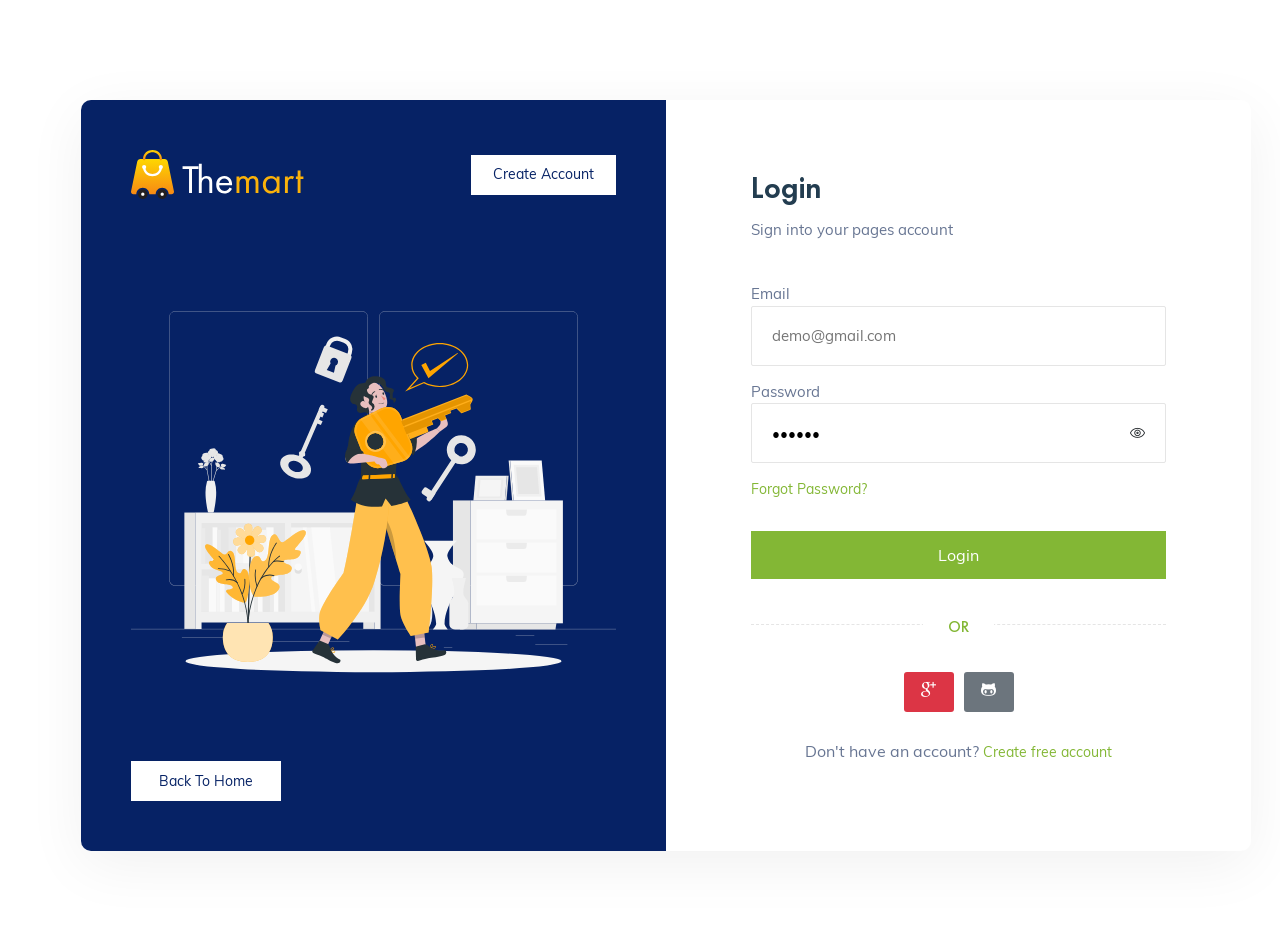
<file: login.html>
<!DOCTYPE html>
<html lang="en">


<!-- Mirrored from wpocean.com/html/tf/themart/login.html by HTTrack Website Copier/3.x [XR&CO'2014], Thu, 15 Jun 2023 08:56:28 GMT -->
<head>
    <meta charset="utf-8">
    <meta http-equiv="X-UA-Compatible" content="IE=edge">
    <meta name="viewport" content="width=device-width, initial-scale=1">
    <meta name="author" content="wpOceans">
    <link rel="shortcut icon" type="image/png" href="assets/images/favicon.png">
    <title>Themart - eCommerce HTML5 Template</title>
    <link href="assets/css/themify-icons.css" rel="stylesheet">
    <link href="assets/css/font-awesome.min.css" rel="stylesheet">
    <link href="assets/css/flaticon_ecommerce.css" rel="stylesheet">
    <link href="assets/css/bootstrap.min.css" rel="stylesheet">
    <link href="assets/css/animate.css" rel="stylesheet">
    <link href="assets/css/owl.carousel.css" rel="stylesheet">
    <link href="assets/css/owl.theme.css" rel="stylesheet">
    <link href="assets/css/slick.css" rel="stylesheet">
    <link href="assets/css/slick-theme.css" rel="stylesheet">
    <link href="assets/css/swiper.min.css" rel="stylesheet">
    <link href="assets/css/owl.transitions.css" rel="stylesheet">
    <link href="assets/css/jquery.fancybox.css" rel="stylesheet">
    <link href="assets/css/odometer-theme-default.css" rel="stylesheet">
    <link href="assets/sass/style.css" rel="stylesheet">
</head>

<body>

    <!-- start page-wrapper -->
    <div class="page-wrapper">
        <!-- start preloader -->
        <div class="preloader">
            <div class="vertical-centered-box">
                <div class="content">
                    <div class="loader-circle"></div>
                    <div class="loader-line-mask">
                        <div class="loader-line"></div>
                    </div>
                    <img src="assets/images/preloader.png" alt="">
                </div>
            </div>
        </div>
        <!-- end preloader -->

        <div class="wpo-login-area">
            <div class="container">
                <div class="row">
                    <div class="col-lg-12">
                        <form class="wpo-accountWrapper" action="#">
                            <div class="wpo-accountInfo">
                                <div class="wpo-accountInfoHeader">
                                    <a href="index.html"><img src="assets/images/logo-2.svg" alt=""></a>
                                    <a class="wpo-accountBtn" href="register.html">
                                        <span class="">Create Account</span>
                                    </a>
                                </div>
                                <div class="image">
                                    <img src="assets/images/login.svg" alt="">
                                </div>
                                <div class="back-home">
                                    <a class="wpo-accountBtn" href="index.html">
                                        <span class="">Back To Home</span>
                                    </a>
                                </div>
                            </div>
                            <div class="wpo-accountForm form-style">
                                <div class="fromTitle">
                                    <h2>Login</h2>
                                    <p>Sign into your pages account</p>
                                </div>
                                <div class="row">
                                    <div class="col-lg-12 col-md-12 col-12">
                                        <label>Email</label>
                                        <input type="text" id="email" name="email" placeholder="demo@gmail.com">
                                    </div>
                                    <div class="col-lg-12 col-md-12 col-12">
                                        <div class="form-group">
                                            <label>Password</label>
                                            <input class="pwd6" type="password" placeholder="" value="123456"
                                                name="pass">
                                            <span class="input-group-btn">
                                                <button class="btn btn-default reveal6" type="button"><i
                                                        class="ti-eye"></i></button>
                                            </span>
                                        </div>
                                    </div>
                                    <div class="col-lg-12 col-md-12 col-12">
                                        <div class="check-box-wrap">
                                            
                                            <div class="forget-btn">
                                                <a href="forgot.html">Forgot Password?</a>
                                            </div>
                                        </div>
                                    </div>
                                    <div class="col-lg-12 col-md-12 col-12">
                                        <button type="submit" class="wpo-accountBtn">Login</button>
                                    </div>
                                </div>
                                <h4 class="or"><span>OR</span></h4>
                                <ul class="wpo-socialLoginBtn">
                                    <li><button class="bg-danger" tabindex="0" type="button"><span><i
                                                    class="ti-google"></i></span></button></li>
                                    <li>
                                        <button class="bg-secondary" tabindex="0" type="button"><span><i
                                                    class="ti-github"></i></span></button>
                                    </li>
                                </ul>
                                <p class="subText">Don't have an account? <a href="register.html">Create free
                                        account</a></p>
                            </div>
                        </form>
                    </div>
                </div>
            </div>
        </div>


    </div>
    <!-- end of page-wrapper -->

    <!-- All JavaScript files
    ================================================== -->
    <script src="assets/js/jquery.min.js"></script>
    <script src="assets/js/bootstrap.bundle.min.js"></script>
    <!-- Plugins for this template -->
    <script src="assets/js/modernizr.custom.js"></script>
    <script src="assets/js/jquery.dlmenu.js"></script>
    <script src="assets/js/jquery-plugin-collection.js"></script>
    <!-- Custom script for this template -->
    <script src="assets/js/script.js"></script>
</body>


<!-- Mirrored from wpocean.com/html/tf/themart/login.html by HTTrack Website Copier/3.x [XR&CO'2014], Thu, 15 Jun 2023 08:56:29 GMT -->
</html>
</file>
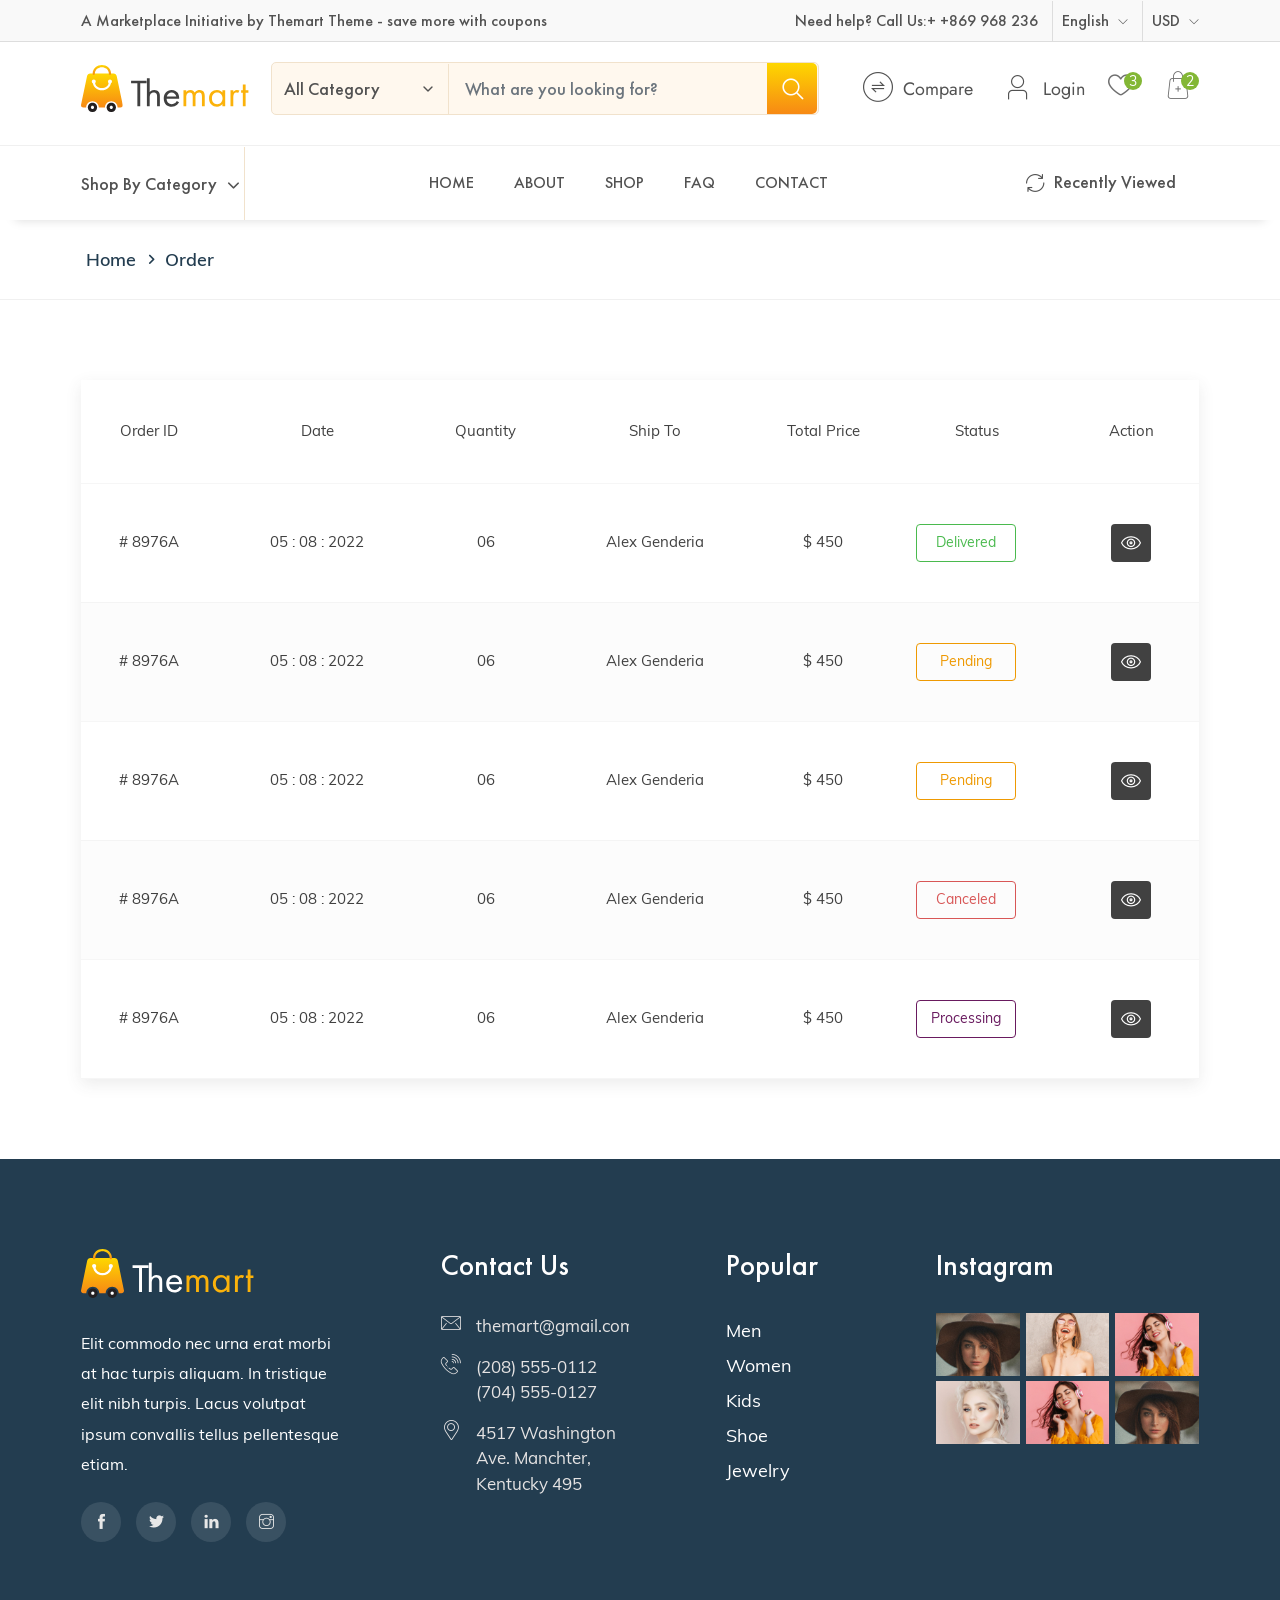
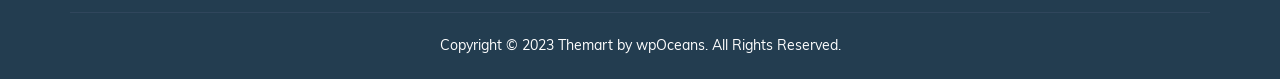
<file: order.html>
<!DOCTYPE html>
<html lang="en">


<!-- Mirrored from wpocean.com/html/tf/themart/order.html by HTTrack Website Copier/3.x [XR&CO'2014], Thu, 15 Jun 2023 08:56:41 GMT -->
<head>
    <meta charset="utf-8">
    <meta http-equiv="X-UA-Compatible" content="IE=edge">
    <meta name="viewport" content="width=device-width, initial-scale=1">
    <meta name="author" content="wpOceans">
    <link rel="shortcut icon" type="image/png" href="assets/images/favicon.png">
    <title>Themart - eCommerce HTML5 Template</title>
    <link href="assets/css/themify-icons.css" rel="stylesheet">
    <link href="assets/css/font-awesome.min.css" rel="stylesheet">
    <link href="assets/css/flaticon_ecommerce.css" rel="stylesheet">
    <link href="assets/css/bootstrap.min.css" rel="stylesheet">
    <link href="assets/css/animate.css" rel="stylesheet">
    <link href="assets/css/owl.carousel.css" rel="stylesheet">
    <link href="assets/css/owl.theme.css" rel="stylesheet">
    <link href="assets/css/slick.css" rel="stylesheet">
    <link href="assets/css/slick-theme.css" rel="stylesheet">
    <link href="assets/css/swiper.min.css" rel="stylesheet">
    <link href="assets/css/owl.transitions.css" rel="stylesheet">
    <link href="assets/css/jquery.fancybox.css" rel="stylesheet">
    <link href="assets/css/odometer-theme-default.css" rel="stylesheet">
    <link href="assets/sass/style.css" rel="stylesheet">
</head>

<body>

    <!-- start page-wrapper -->
    <div class="page-wrapper">
        <!-- start preloader -->
        <div class="preloader">
            <div class="vertical-centered-box">
                <div class="content">
                    <div class="loader-circle"></div>
                    <div class="loader-line-mask">
                        <div class="loader-line"></div>
                    </div>
                    <img src="assets/images/preloader.png" alt="">
                </div>
            </div>
        </div>
        <!-- end preloader -->

        <!-- start header -->
        <header id="header">
            <div class="topbar">
                <div class="container">
                    <div class="row">
                        <div class="col col-lg-6 col-md-12 col-sm-12 col-12">
                            <div class="contact-intro">
                                <span>A Marketplace Initiative by Themart Theme - save more with coupons</span>
                            </div>
                        </div>
                        <div class="col col-lg-6 col-md-12 col-sm-12 col-12">
                            <div class="contact-info">
                                <ul>
                                    <li><a href="tel:869968236"><span>Need help? Call Us:</span>+ +869 968 236</a></li>
                                    <li>
                                        <div class="dropdown">
                                            <button class="dropdown-toggle" type="button" id="dropdownMenuButton1"
                                                data-bs-toggle="dropdown" aria-expanded="false">
                                                English
                                            </button>
                                            <ul class="dropdown-menu" aria-labelledby="dropdownMenuButton1">
                                                <li><a class="dropdown-item" href="#">English</a></li>
                                                <li><a class="dropdown-item" href="#">Bangla</a></li>
                                            </ul>
                                        </div>
                                    </li>
                                    <li>
                                        <div class="dropdown">
                                            <button class="dropdown-toggle" type="button" id="dropdownMenuButton2"
                                                data-bs-toggle="dropdown" aria-expanded="false">
                                                USD
                                            </button>
                                            <ul class="dropdown-menu" aria-labelledby="dropdownMenuButton2">
                                                <li><a class="dropdown-item" href="#">BDT</a></li>
                                                <li><a class="dropdown-item" href="#">USD</a></li>
                                            </ul>
                                        </div>
                                    </li>
                                </ul>
                            </div>
                        </div>
                    </div>
                </div>
            </div>
            <!-- end topbar -->
            <!--  start header-middle -->
            <div class="header-middle">
                <div class="container">
                    <div class="row align-items-center">
                        <div class="col-lg-2">
                            <div class="navbar-header">
                                <a class="navbar-brand" href="index.html"><img src="assets/images/logo.svg" alt="logo"></a>
                            </div>
                        </div>
                        <div class="col-lg-6 col-12">
                            <form action="#" class="middle-box">
                                <div class="category">
                                    <select name="service" class="form-control">
                                        <option disabled="disabled" selected="">All Category</option>
                                        <option>Men</option>
                                        <option>Women</option>
                                        <option>Kids</option>
                                        <option>Sales</option>
                                        <option>Perfect Cake</option>
                                        <option>All Of The Above</option>
                                    </select>
                                </div>
                                <div class="search-box">
                                    <div class="input-group">
                                        <input type="search" class="form-control" placeholder="What are you looking for?">
                                        <button class="search-btn" type="submit"> <i class="fi flaticon-search"></i>
                                        </button>
                                    </div>
                                </div>
                            </form>
                        </div>
                        <div class="col-lg-4 col-12">
                            <div class="middle-right">
                                <ul>
                                    <li><a href="compare.html"><i
                                                class="fi flaticon-right-and-left"></i><span>Compare</span></a>
                                    </li>
                                    <li><a href="login.html"><i class="fi flaticon-user-profile"></i><span>Login</span></a></li>
                                    <li>
                                        <div class="header-wishlist-form-wrapper">
                                            <button class="wishlist-toggle-btn"> <i class="fi flaticon-heart"></i>
                                                <span class="cart-count">3</span></button>
                                            <div class="mini-wislist-content">
                                                <button class="mini-cart-close"><i class="ti-close"></i></button>
                                                <div class="mini-cart-items">
                                                    <div class="mini-cart-item clearfix">
                                                        <div class="mini-cart-item-image">
                                                            <a href="product.html"><img src="assets/images/cart/img-1.jpg"
                                                                    alt></a>
                                                        </div>
                                                        <div class="mini-cart-item-des">
                                                            <a href="product.html">Stylish Pink Coat</a>
                                                            <span class="mini-cart-item-price">$150</span>
                                                            <span class="mini-cart-item-quantity"><a href="#"><i
                                                                        class="ti-close"></i></a></span>
                                                        </div>
                                                    </div>
                                                    <div class="mini-cart-item clearfix">
                                                        <div class="mini-cart-item-image">
                                                            <a href="product.html"><img src="assets/images/cart/img-2.jpg"
                                                                    alt></a>
                                                        </div>
                                                        <div class="mini-cart-item-des">
                                                            <a href="product.html">Blue Bag</a>
                                                            <span class="mini-cart-item-price">$120</span>
                                                            <span class="mini-cart-item-quantity"><a href="#"><i
                                                                        class="ti-close"></i></a></span>
                                                        </div>
                                                    </div>
                                                    <div class="mini-cart-item clearfix">
                                                        <div class="mini-cart-item-image">
                                                            <a href="product.html"><img src="assets/images/cart/img-3.jpg"
                                                                    alt></a>
                                                        </div>
                                                        <div class="mini-cart-item-des">
                                                            <a href="product.html">Kids Blue Shoes</a>
                                                            <span class="mini-cart-item-price">$120</span>
                                                            <span class="mini-cart-item-quantity"><a href="#"><i
                                                                        class="ti-close"></i></a></span>
                                                        </div>
                                                    </div>
                                                </div>
                                                <div class="mini-cart-action clearfix">
                                                    <div class="mini-btn">
                                                        <a href="wishlist.html" class="view-cart-btn">View Wishlist</a>
                                                    </div>
                                                </div>
                                            </div>
                                        </div>
                                    </li>
                                    <li>
                                        <div class="mini-cart">
                                            <button class="cart-toggle-btn"> <i class="fi flaticon-add-to-cart"></i>
                                                <span class="cart-count">2</span></button>
                                            <div class="mini-cart-content">
                                                <button class="mini-cart-close"><i class="ti-close"></i></button>
                                                <div class="mini-cart-items">
                                                    <div class="mini-cart-item clearfix">
                                                        <div class="mini-cart-item-image">
                                                            <a href="product.html"><img src="assets/images/cart/img-1.jpg"
                                                                    alt></a>
                                                        </div>
                                                        <div class="mini-cart-item-des">
                                                            <a href="product.html">Stylish Pink Coat</a>
                                                            <span class="mini-cart-item-price">$150 x 1</span>
                                                            <span class="mini-cart-item-quantity"><a href="#"><i
                                                                        class="ti-close"></i></a></span>
                                                        </div>
                                                    </div>
                                                    <div class="mini-cart-item clearfix">
                                                        <div class="mini-cart-item-image">
                                                            <a href="product.html"><img src="assets/images/cart/img-2.jpg"
                                                                    alt></a>
                                                        </div>
                                                        <div class="mini-cart-item-des">
                                                            <a href="product.html">Blue Bag</a>
                                                            <span class="mini-cart-item-price">$120 x 2</span>
                                                            <span class="mini-cart-item-quantity"><a href="#"><i
                                                                        class="ti-close"></i></a></span>
                                                        </div>
                                                    </div>
                                                </div>
                                                <div class="mini-cart-action clearfix">
                                                    <span class="mini-checkout-price">Subtotal:
                                                        <span>$390</span></span>
                                                    <div class="mini-btn">
                                                        <a href="cart.html" class="view-cart-btn">View Cart</a>
                                                    </div>
                                                </div>
                                            </div>
                                        </div>
                                    </li>
                                </ul>
                            </div>
                        </div>
                    </div>
                </div>
            </div>
            <!--  end header-middle -->
            <div class="wpo-site-header">
                <nav class="navigation navbar navbar-expand-lg navbar-light">
                    <div class="container">
                        <div class="row align-items-center">
                            <div class="col-lg-3 col-md-3 col-sm-3 col-3 d-lg-none dl-block">
                                <div class="mobail-menu">
                                    <button type="button" class="navbar-toggler open-btn">
                                        <span class="sr-only">Toggle navigation</span>
                                        <span class="icon-bar first-angle"></span>
                                        <span class="icon-bar middle-angle"></span>
                                        <span class="icon-bar last-angle"></span>
                                    </button>
                                </div>
                            </div>
                            <div class="col-lg-1 col-md-6 col-sm-5 col-6 d-block d-lg-none">
                                <div class="navbar-header">
                                    <a class="navbar-brand" href="index.html"><img src="assets/images/logo.svg" alt="logo"></a>
                                </div>
                            </div>
                            <div class="col-lg-2 col-md-3 col-sm-4 col-3">
                                <div class="header-shop-item">
                                    <button class="header-shop-toggle-btn"><span>Shop By Category</span> </button>
                                    <div class="mini-shop-item">
                                        <ul id="metis-menu">
                                            <li>
                                                <a href="product.html">Feature Product</a>
                                            </li>
                                            <li class="header-catagory-item">
                                                <a class="menu-down-arrow" href="#">Perfunsee & Cologne</a>
                                                <ul class="header-catagory-single">
                                                    <li><a href="#">Men's Clothing</a></li>
                                                    <li><a href="#">Computer & Office</a></li>
                                                    <li><a href="#">Jewelry & Watches</a></li>
                                                    <li><a href="#">Phones & Accessories</a></li>
                                                </ul>
                                            </li>
                                            <li>
                                                <a href="product.html">Best Sellers</a>
                                            </li>
                                            <li class="header-catagory-item">
                                                <a class="menu-down-arrow" href="#">Men Fashion</a>
                                                <ul class="header-catagory-single">
                                                    <li><a href="#">Men's Clothing</a></li>
                                                    <li><a href="#">Computer & Office</a></li>
                                                    <li><a href="#">Jewelry & Watches</a></li>
                                                    <li><a href="#">Phones & Accessories</a></li>
                                                </ul>
                                            </li>
                                            <li>
                                                <a href="product.html">Bags & Shoes</a>
                                            </li>
                                            <li class="header-catagory-item">
                                                <a class="menu-down-arrow" href="#">Women Fashion</a>
                                                <ul class="header-catagory-single">
                                                    <li><a href="#">Men's Clothing</a></li>
                                                    <li><a href="#">Computer & Office</a></li>
                                                    <li><a href="#">Jewelry & Watches</a></li>
                                                    <li><a href="#">Phones & Accessories</a></li>
                                                </ul>
                                            </li>
                                            <li class="header-catagory-item">
                                                <a class="menu-down-arrow" href="#">Toys & kids Baby</a>
                                                <ul class="header-catagory-single">
                                                    <li><a href="#">Men's Clothing</a></li>
                                                    <li><a href="#">Computer & Office</a></li>
                                                    <li><a href="#">Jewelry & Watches</a></li>
                                                    <li><a href="#">Phones & Accessories</a></li>
                                                </ul>
                                            </li>
                                            <li>
                                                <a href="product.html">Men's Clothing</a>
                                            </li>
                                            <li>
                                                <a href="product.html">On Sale</a>
                                            </li>
                                            <li>
                                                <a href="product.html">All Accessories</a>
                                            </li>
                                        </ul>
                                    </div>
                                </div>
                            </div>
                            <div class="col-lg-8 col-md-1 col-1">
                                <div id="navbar" class="collapse navbar-collapse navigation-holder">
                                    <button class="menu-close"><i class="ti-close"></i></button>
                                    <ul class="nav navbar-nav mb-2 mb-lg-0">
                                        <li class="menu-item-has-children">
                                            <a href="#">Home</a>
                                        </li>
                                        <li><a href="about.html">About</a></li>
                                        <li class="menu-item-has-children">
                                            <a href="#">Shop</a>
                                        </li>
                                        <li class="menu-item-has-children">
                                            <a href="#">FAQ</a>
                                        </li>
                                        <li><a href="contact.html">Contact</a></li>
                                    </ul>
        
                                </div><!-- end of nav-collapse -->
                            </div>
                            <div class="col-lg-2 col-md-1 col-1">
                                <div class="header-right">
                                    <a href="recent-view.html" class="recent-btn"><i class="fi flaticon-refresh"></i>
                                        <span>Recently Viewed</span>
                                    </a>
                                </div>
                            </div>
                        </div>
                    </div><!-- end of container -->
                </nav>
            </div>
        </header>
        <!-- end of header -->

        <!-- start wpo-page-title -->
        <section class="wpo-page-title">
            <h2 class="d-none">Hide</h2>
            <div class="container">
                <div class="row">
                    <div class="col col-xs-12">
                        <div class="wpo-breadcumb-wrap">
                            <ol class="wpo-breadcumb-wrap">
                                <li><a href="index.html">Home</a></li>
                                <li>Order</li>
                            </ol>
                        </div>
                    </div>
                </div> <!-- end row -->
            </div> <!-- end container -->
        </section>
        <!-- end page-title -->

        <!-- cart-area start -->
        <div class="order-area section-padding">
            <div class="container">
                <div class="form">
                    <div class="order-wrapper">
                        <div class="row">
                            <div class="col-12">
                                <form action="https://wpocean.com/html/tf/themart/order">
                                    <table class="table-responsive order-wrap">
                                        <thead>
                                            <tr>
                                                <th class="images images-b">Order ID</th>
                                                <th class="product">Date</th>
                                                <th class="ptice">Quantity</th>
                                                <th class="ptice">Ship To</th>
                                                <th class="">Total Price</th>
                                                <th class="remove">Status</th>
                                                <th class="action remove-b">Action</th>
                                            </tr>
                                        </thead>
                                        <tbody>
                                            <tr>
                                                <td class="images"># 8976A</td>
                                                <td class="product">05 : 08 : 2022</td>
                                                <td class="ptice">06</td>
                                                <td class="name">Alex Genderia</td>
                                                <td class="">$ 450</td>
                                                <td class="Del"><span>Delivered</span></td>
                                                <td class="action">
                                                    <ul>
                                                        <li class="w-btn-view"><a data-bs-toggle="tooltip"
                                                                data-bs-html="true" title="View" href="#"><i
                                                                    class="fi ti-eye"></i></a></li>
                                                    </ul>
                                                </td>
                                            </tr>
                                            <tr>
                                                <td class="images"># 8976A</td>
                                                <td class="product">05 : 08 : 2022</td>
                                                <td class="ptice">06</td>
                                                <td class="name">Alex Genderia</td>
                                                <td class="">$ 450</td>
                                                <td class="stock"><span>Pending</span></td>
                                                <td class="action">
                                                    <ul>
                                                        <li class="w-btn-view"><a data-bs-toggle="tooltip"
                                                                data-bs-html="true" title="View" href="#"><i
                                                                    class="fi ti-eye"></i></a></li>
                                                    </ul>
                                                </td>
                                            </tr>
                                            <tr>
                                                <td class="images"># 8976A</td>
                                                <td class="product">05 : 08 : 2022</td>
                                                <td class="ptice">06</td>
                                                <td class="name">Alex Genderia</td>
                                                <td class="">$ 450</td>
                                                <td class="stocks"><span>Pending</span></td>
                                                <td class="action">
                                                    <ul>
                                                        <li class="w-btn-view"><a data-bs-toggle="tooltip"
                                                                data-bs-html="true" title="View" href="#"><i
                                                                    class="fi ti-eye"></i></a></li>
                                                    </ul>
                                                </td>
                                            </tr>
                                            <tr>
                                                <td class="images"># 8976A</td>
                                                <td class="product">05 : 08 : 2022</td>
                                                <td class="ptice">06</td>
                                                <td class="name">Alex Genderia</td>
                                                <td class="">$ 450</td>
                                                <td class="can"><span>Canceled</span></td>
                                                <td class="action">
                                                    <ul>
                                                        <li class="w-btn-view"><a data-bs-toggle="tooltip"
                                                                data-bs-html="true" title="View" href="#"><i
                                                                    class="fi ti-eye"></i></a></li>
                                                    </ul>
                                                </td>
                                            </tr>
                                            <tr>
                                                <td class="images"># 8976A</td>
                                                <td class="product">05 : 08 : 2022</td>
                                                <td class="ptice">06</td>
                                                <td class="name">Alex Genderia</td>
                                                <td class="">$ 450</td>
                                                <td class="pro"><span>Processing</span></td>
                                                <td class="action">
                                                    <ul>
                                                        <li class="w-btn-view"><a data-bs-toggle="tooltip"
                                                                data-bs-html="true" title="View" href="#"><i
                                                                    class="fi ti-eye"></i></a></li>
                                                    </ul>
                                                </td>
                                            </tr>
                                        </tbody>
                                    </table>
                                </form>
                            </div>
                        </div>
                    </div>
                </div>
            </div>
        </div>
        <!-- order-area end -->


        <!-- start of wpo-site-footer-section -->
        <footer class="wpo-site-footer">
            <div class="wpo-upper-footer">
                <div class="container">
                    <div class="row">
                        <div class="col col-lg-3 col-md-6 col-sm-12 col-12">
                            <div class="widget about-widget">
                                <div class="logo widget-title">
                                    <img src="assets/images/logo-2.svg" alt="blog">
                                </div>
                                <p>Elit commodo nec urna erat morbi at hac turpis aliquam.
                                    In tristique elit nibh turpis. Lacus volutpat ipsum convallis tellus pellentesque
                                    etiam.</p>
                                <ul>
                                    <li>
                                        <a href="#">
                                            <i class="ti-facebook"></i>
                                        </a>
                                    </li>
                                    <li>
                                        <a href="#">
                                            <i class="ti-twitter-alt"></i>
                                        </a>
                                    </li>
                                    <li>
                                        <a href="#">
                                            <i class="ti-linkedin"></i>
                                        </a>
                                    </li>
                                    <li>
                                        <a href="#">
                                            <i class="ti-instagram"></i>
                                        </a>
                                    </li>
                                </ul>

                            </div>
                        </div>
                        <div class="col col-lg-3 col-md-6 col-sm-12 col-12">
                            <div class="widget link-widget">
                                <div class="widget-title">
                                    <h3>Contact Us</h3>
                                </div>
                                <div class="contact-ft">
                                    <ul>
                                        <li><i class="fi flaticon-mail"></i>themart@gmail.com</li>
                                        <li><i class="fi flaticon-phone"></i>(208) 555-0112 <br>(704) 555-0127</li>
                                        <li><i class="fi flaticon-pin"></i>4517 Washington Ave. Manchter,
                                            Kentucky 495</li>
                                    </ul>
                                </div>
                            </div>
                        </div>
                        <div class="col col-xl-3 col-lg-2 col-md-6 col-sm-12 col-12">
                            <div class="widget link-widget">
                                <div class="widget-title">
                                    <h3>Popular</h3>
                                </div>
                                <ul>
                                    <li><a href="product.html">Men</a></li>
                                    <li><a href="product.html">Women</a></li>
                                    <li><a href="product.html">Kids</a></li>
                                    <li><a href="product.html">Shoe</a></li>
                                    <li><a href="product.html">Jewelry</a></li>
                                </ul>
                            </div>
                        </div>
                        <div class="col col-xl-3 col-lg-4 col-md-6 col-sm-12 col-12">
                            <div class="widget instagram">
                                <div class="widget-title">
                                    <h3>Instagram</h3>
                                </div>
                                <ul class="d-flex">
                                    <li><a href="project-single.html"><img src="assets/images/instragram/1.jpg"
                                                alt=""></a></li>
                                    <li><a href="project-single.html"><img src="assets/images/instragram/2.jpg"
                                                alt=""></a></li>
                                    <li><a href="project-single.html"><img src="assets/images/instragram/4.jpg"
                                                alt=""></a></li>
                                    <li><a href="project-single.html"><img src="assets/images/instragram/3.jpg"
                                                alt=""></a></li>
                                    <li><a href="project-single.html"><img src="assets/images/instragram/4.jpg"
                                                alt=""></a></li>
                                    <li><a href="project-single.html"><img src="assets/images/instragram/1.jpg"
                                                alt=""></a></li>
                                </ul>
                            </div>
                        </div>
                    </div>
                </div> <!-- end container -->
            </div>
            <div class="wpo-lower-footer">
                <div class="container">
                    <div class="row">
                        <div class="col col-xs-12">
                            <p class="copyright"> Copyright &copy; 2023 Themart by <a href="index.html">wpOceans</a>.
                                All
                                Rights Reserved.</p>
                        </div>
                    </div>
                </div>
            </div>
        </footer>
        <!-- end of wpo-site-footer-section -->



    </div>
    <!-- end of page-wrapper -->

    <!-- All JavaScript files
    ================================================== -->
    <script src="assets/js/jquery.min.js"></script>
    <script src="assets/js/bootstrap.bundle.min.js"></script>
    <!-- Plugins for this template -->
    <script src="assets/js/modernizr.custom.js"></script>
    <script src="assets/js/jquery.dlmenu.js"></script>
    <script src="assets/js/jquery-plugin-collection.js"></script>
    <!-- Custom script for this template -->
    <script src="assets/js/script.js"></script>
</body>


<!-- Mirrored from wpocean.com/html/tf/themart/order.html by HTTrack Website Copier/3.x [XR&CO'2014], Thu, 15 Jun 2023 08:56:41 GMT -->
</html>
</file>
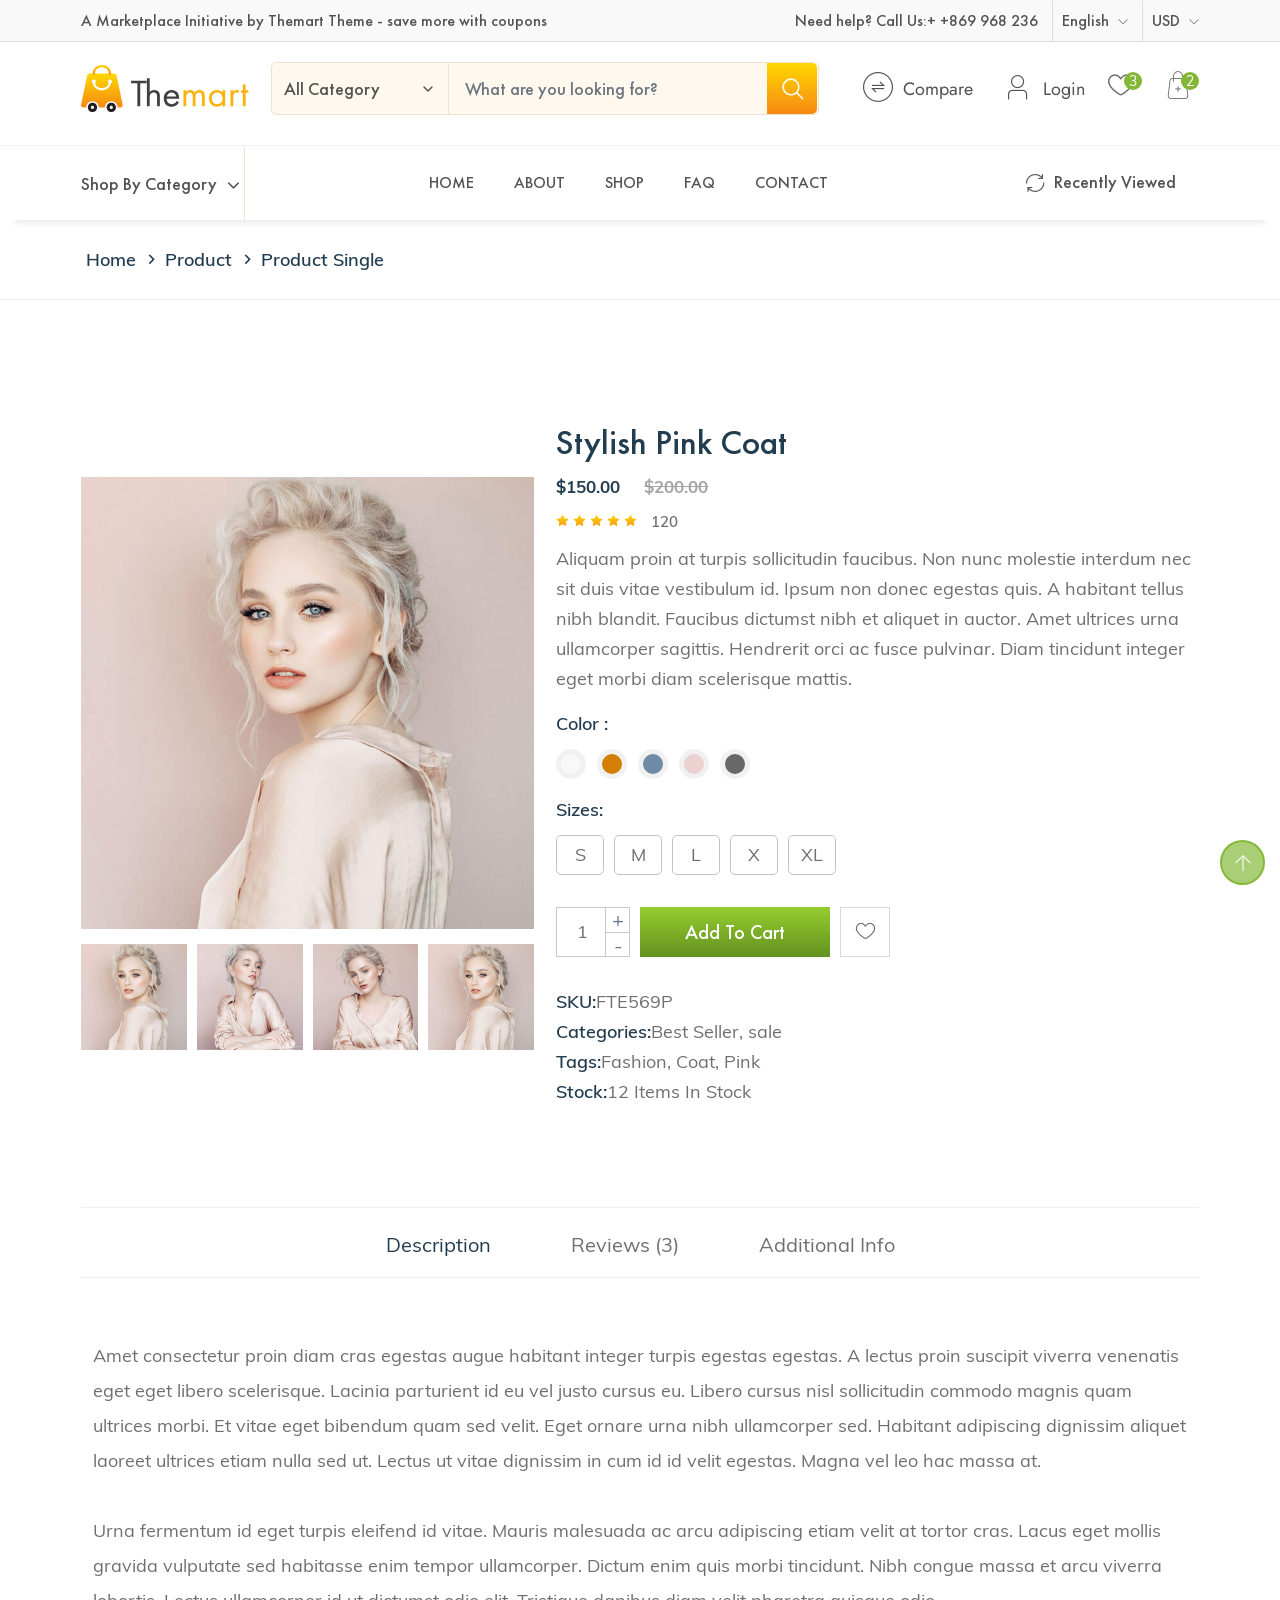
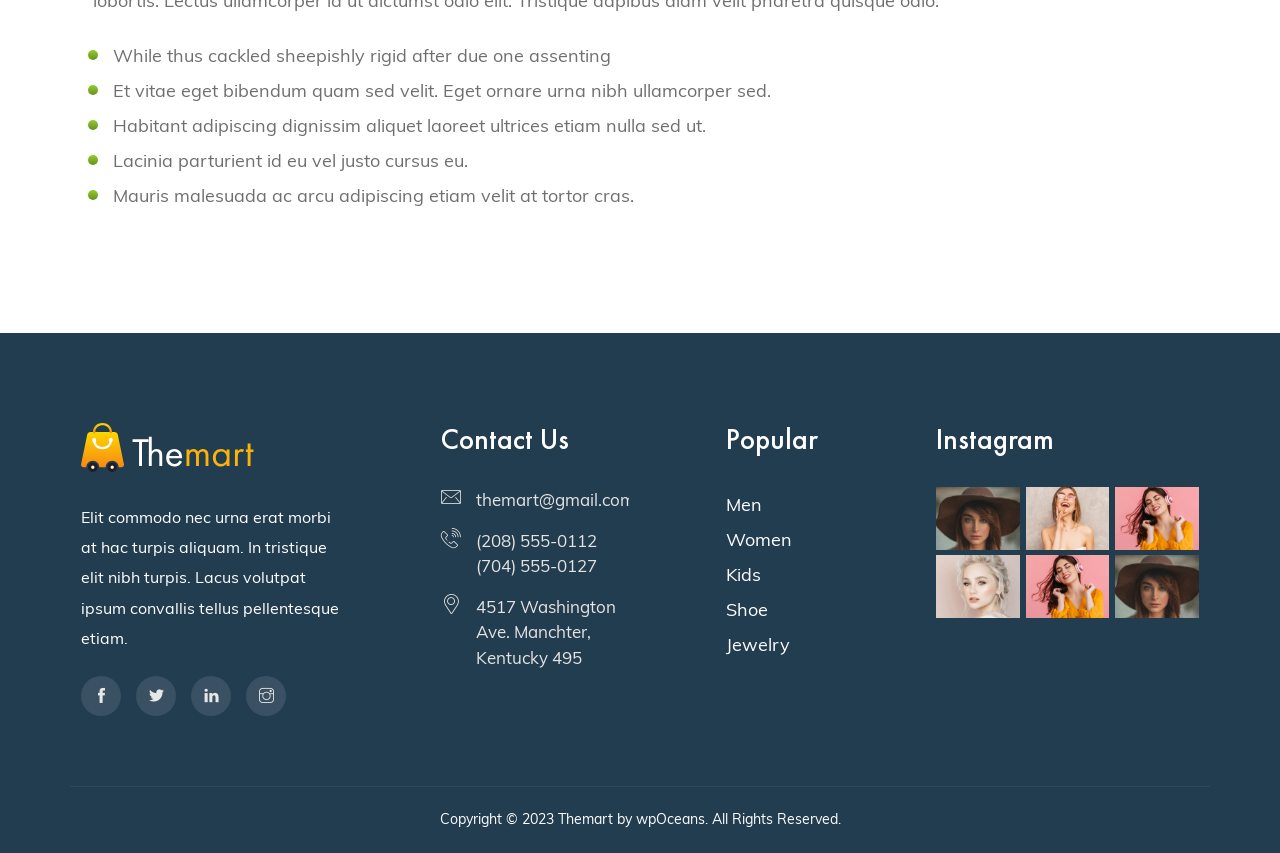
<file: product-single.html>
<!DOCTYPE html>
<html lang="en">


<!-- Mirrored from wpocean.com/html/tf/themart/product-single.html by HTTrack Website Copier/3.x [XR&CO'2014], Thu, 15 Jun 2023 08:56:36 GMT -->
<head>
    <meta charset="utf-8">
    <meta http-equiv="X-UA-Compatible" content="IE=edge">
    <meta name="viewport" content="width=device-width, initial-scale=1">
    <meta name="author" content="wpOceans">
    <link rel="shortcut icon" type="image/png" href="assets/images/favicon.png">
   <title>Themart - eCommerce HTML5 Template</title>
    <link href="assets/css/themify-icons.css" rel="stylesheet">
    <link href="assets/css/font-awesome.min.css" rel="stylesheet">
    <link href="assets/css/flaticon_ecommerce.css" rel="stylesheet">
    <link href="assets/css/bootstrap.min.css" rel="stylesheet">
    <link href="assets/css/animate.css" rel="stylesheet">
    <link href="assets/css/owl.carousel.css" rel="stylesheet">
    <link href="assets/css/owl.theme.css" rel="stylesheet">
    <link href="assets/css/slick.css" rel="stylesheet">
    <link href="assets/css/slick-theme.css" rel="stylesheet">
    <link href="assets/css/swiper.min.css" rel="stylesheet">
    <link href="assets/css/owl.transitions.css" rel="stylesheet">
    <link href="assets/css/jquery.fancybox.css" rel="stylesheet">
    <link href="assets/css/odometer-theme-default.css" rel="stylesheet">
    <link href="assets/sass/style.css" rel="stylesheet">
</head>

<body>

    <!-- start page-wrapper -->
    <div class="page-wrapper">
        <!-- start preloader -->
        <div class="preloader">
            <div class="vertical-centered-box">
                <div class="content">
                    <div class="loader-circle"></div>
                    <div class="loader-line-mask">
                        <div class="loader-line"></div>
                    </div>
                    <img src="assets/images/preloader.png" alt="">
                </div>
            </div>
        </div>
        <!-- end preloader -->

        <!-- start header -->
        <header id="header">
            <div class="topbar">
                <div class="container">
                    <div class="row">
                        <div class="col col-lg-6 col-md-12 col-sm-12 col-12">
                            <div class="contact-intro">
                                <span>A Marketplace Initiative by Themart Theme - save more with coupons</span>
                            </div>
                        </div>
                        <div class="col col-lg-6 col-md-12 col-sm-12 col-12">
                            <div class="contact-info">
                                <ul>
                                    <li><a href="tel:869968236"><span>Need help? Call Us:</span>+ +869 968 236</a></li>
                                    <li>
                                        <div class="dropdown">
                                            <button class="dropdown-toggle" type="button" id="dropdownMenuButton1"
                                                data-bs-toggle="dropdown" aria-expanded="false">
                                                English
                                            </button>
                                            <ul class="dropdown-menu" aria-labelledby="dropdownMenuButton1">
                                                <li><a class="dropdown-item" href="#">English</a></li>
                                                <li><a class="dropdown-item" href="#">Bangla</a></li>
                                            </ul>
                                        </div>
                                    </li>
                                    <li>
                                        <div class="dropdown">
                                            <button class="dropdown-toggle" type="button" id="dropdownMenuButton2"
                                                data-bs-toggle="dropdown" aria-expanded="false">
                                                USD
                                            </button>
                                            <ul class="dropdown-menu" aria-labelledby="dropdownMenuButton2">
                                                <li><a class="dropdown-item" href="#">BDT</a></li>
                                                <li><a class="dropdown-item" href="#">USD</a></li>
                                            </ul>
                                        </div>
                                    </li>
                                </ul>
                            </div>
                        </div>
                    </div>
                </div>
            </div>
            <!-- end topbar -->
            <!--  start header-middle -->
            <div class="header-middle">
                <div class="container">
                    <div class="row align-items-center">
                        <div class="col-lg-2">
                            <div class="navbar-header">
                                <a class="navbar-brand" href="index.html"><img src="assets/images/logo.svg" alt="logo"></a>
                            </div>
                        </div>
                        <div class="col-lg-6 col-12">
                            <form action="#" class="middle-box">
                                <div class="category">
                                    <select name="service" class="form-control">
                                        <option disabled="disabled" selected="">All Category</option>
                                        <option>Men</option>
                                        <option>Women</option>
                                        <option>Kids</option>
                                        <option>Sales</option>
                                        <option>Perfect Cake</option>
                                        <option>All Of The Above</option>
                                    </select>
                                </div>
                                <div class="search-box">
                                    <div class="input-group">
                                        <input type="search" class="form-control" placeholder="What are you looking for?">
                                        <button class="search-btn" type="submit"> <i class="fi flaticon-search"></i>
                                        </button>
                                    </div>
                                </div>
                            </form>
                        </div>
                        <div class="col-lg-4 col-12">
                            <div class="middle-right">
                                <ul>
                                    <li><a href="compare.html"><i
                                                class="fi flaticon-right-and-left"></i><span>Compare</span></a>
                                    </li>
                                    <li><a href="login.html"><i class="fi flaticon-user-profile"></i><span>Login</span></a></li>
                                    <li>
                                        <div class="header-wishlist-form-wrapper">
                                            <button class="wishlist-toggle-btn"> <i class="fi flaticon-heart"></i>
                                                <span class="cart-count">3</span></button>
                                            <div class="mini-wislist-content">
                                                <button class="mini-cart-close"><i class="ti-close"></i></button>
                                                <div class="mini-cart-items">
                                                    <div class="mini-cart-item clearfix">
                                                        <div class="mini-cart-item-image">
                                                            <a href="product.html"><img src="assets/images/cart/img-1.jpg"
                                                                    alt></a>
                                                        </div>
                                                        <div class="mini-cart-item-des">
                                                            <a href="product.html">Stylish Pink Coat</a>
                                                            <span class="mini-cart-item-price">$150</span>
                                                            <span class="mini-cart-item-quantity"><a href="#"><i
                                                                        class="ti-close"></i></a></span>
                                                        </div>
                                                    </div>
                                                    <div class="mini-cart-item clearfix">
                                                        <div class="mini-cart-item-image">
                                                            <a href="product.html"><img src="assets/images/cart/img-2.jpg"
                                                                    alt></a>
                                                        </div>
                                                        <div class="mini-cart-item-des">
                                                            <a href="product.html">Blue Bag</a>
                                                            <span class="mini-cart-item-price">$120</span>
                                                            <span class="mini-cart-item-quantity"><a href="#"><i
                                                                        class="ti-close"></i></a></span>
                                                        </div>
                                                    </div>
                                                    <div class="mini-cart-item clearfix">
                                                        <div class="mini-cart-item-image">
                                                            <a href="product.html"><img src="assets/images/cart/img-3.jpg"
                                                                    alt></a>
                                                        </div>
                                                        <div class="mini-cart-item-des">
                                                            <a href="product.html">Kids Blue Shoes</a>
                                                            <span class="mini-cart-item-price">$120</span>
                                                            <span class="mini-cart-item-quantity"><a href="#"><i
                                                                        class="ti-close"></i></a></span>
                                                        </div>
                                                    </div>
                                                </div>
                                                <div class="mini-cart-action clearfix">
                                                    <div class="mini-btn">
                                                        <a href="wishlist.html" class="view-cart-btn">View Wishlist</a>
                                                    </div>
                                                </div>
                                            </div>
                                        </div>
                                    </li>
                                    <li>
                                        <div class="mini-cart">
                                            <button class="cart-toggle-btn"> <i class="fi flaticon-add-to-cart"></i>
                                                <span class="cart-count">2</span></button>
                                            <div class="mini-cart-content">
                                                <button class="mini-cart-close"><i class="ti-close"></i></button>
                                                <div class="mini-cart-items">
                                                    <div class="mini-cart-item clearfix">
                                                        <div class="mini-cart-item-image">
                                                            <a href="product.html"><img src="assets/images/cart/img-1.jpg"
                                                                    alt></a>
                                                        </div>
                                                        <div class="mini-cart-item-des">
                                                            <a href="product.html">Stylish Pink Coat</a>
                                                            <span class="mini-cart-item-price">$150 x 1</span>
                                                            <span class="mini-cart-item-quantity"><a href="#"><i
                                                                        class="ti-close"></i></a></span>
                                                        </div>
                                                    </div>
                                                    <div class="mini-cart-item clearfix">
                                                        <div class="mini-cart-item-image">
                                                            <a href="product.html"><img src="assets/images/cart/img-2.jpg"
                                                                    alt></a>
                                                        </div>
                                                        <div class="mini-cart-item-des">
                                                            <a href="product.html">Blue Bag</a>
                                                            <span class="mini-cart-item-price">$120 x 2</span>
                                                            <span class="mini-cart-item-quantity"><a href="#"><i
                                                                        class="ti-close"></i></a></span>
                                                        </div>
                                                    </div>
                                                </div>
                                                <div class="mini-cart-action clearfix">
                                                    <span class="mini-checkout-price">Subtotal:
                                                        <span>$390</span></span>
                                                    <div class="mini-btn">
                                                        <a href="cart.html" class="view-cart-btn">View Cart</a>
                                                    </div>
                                                </div>
                                            </div>
                                        </div>
                                    </li>
                                </ul>
                            </div>
                        </div>
                    </div>
                </div>
            </div>
            <!--  end header-middle -->
            <div class="wpo-site-header">
                <nav class="navigation navbar navbar-expand-lg navbar-light">
                    <div class="container">
                        <div class="row align-items-center">
                            <div class="col-lg-3 col-md-3 col-sm-3 col-3 d-lg-none dl-block">
                                <div class="mobail-menu">
                                    <button type="button" class="navbar-toggler open-btn">
                                        <span class="sr-only">Toggle navigation</span>
                                        <span class="icon-bar first-angle"></span>
                                        <span class="icon-bar middle-angle"></span>
                                        <span class="icon-bar last-angle"></span>
                                    </button>
                                </div>
                            </div>
                            <div class="col-lg-1 col-md-6 col-sm-5 col-6 d-block d-lg-none">
                                <div class="navbar-header">
                                    <a class="navbar-brand" href="index.html"><img src="assets/images/logo.svg" alt="logo"></a>
                                </div>
                            </div>
                            <div class="col-lg-2 col-md-3 col-sm-4 col-3">
                                <div class="header-shop-item">
                                    <button class="header-shop-toggle-btn"><span>Shop By Category</span> </button>
                                    <div class="mini-shop-item">
                                        <ul id="metis-menu">
                                            <li>
                                                <a href="product.html">Feature Product</a>
                                            </li>
                                            <li class="header-catagory-item">
                                                <a class="menu-down-arrow" href="#">Perfunsee & Cologne</a>
                                                <ul class="header-catagory-single">
                                                    <li><a href="#">Men's Clothing</a></li>
                                                    <li><a href="#">Computer & Office</a></li>
                                                    <li><a href="#">Jewelry & Watches</a></li>
                                                    <li><a href="#">Phones & Accessories</a></li>
                                                </ul>
                                            </li>
                                            <li>
                                                <a href="product.html">Best Sellers</a>
                                            </li>
                                            <li class="header-catagory-item">
                                                <a class="menu-down-arrow" href="#">Men Fashion</a>
                                                <ul class="header-catagory-single">
                                                    <li><a href="#">Men's Clothing</a></li>
                                                    <li><a href="#">Computer & Office</a></li>
                                                    <li><a href="#">Jewelry & Watches</a></li>
                                                    <li><a href="#">Phones & Accessories</a></li>
                                                </ul>
                                            </li>
                                            <li>
                                                <a href="product.html">Bags & Shoes</a>
                                            </li>
                                            <li class="header-catagory-item">
                                                <a class="menu-down-arrow" href="#">Women Fashion</a>
                                                <ul class="header-catagory-single">
                                                    <li><a href="#">Men's Clothing</a></li>
                                                    <li><a href="#">Computer & Office</a></li>
                                                    <li><a href="#">Jewelry & Watches</a></li>
                                                    <li><a href="#">Phones & Accessories</a></li>
                                                </ul>
                                            </li>
                                            <li class="header-catagory-item">
                                                <a class="menu-down-arrow" href="#">Toys & kids Baby</a>
                                                <ul class="header-catagory-single">
                                                    <li><a href="#">Men's Clothing</a></li>
                                                    <li><a href="#">Computer & Office</a></li>
                                                    <li><a href="#">Jewelry & Watches</a></li>
                                                    <li><a href="#">Phones & Accessories</a></li>
                                                </ul>
                                            </li>
                                            <li>
                                                <a href="product.html">Men's Clothing</a>
                                            </li>
                                            <li>
                                                <a href="product.html">On Sale</a>
                                            </li>
                                            <li>
                                                <a href="product.html">All Accessories</a>
                                            </li>
                                        </ul>
                                    </div>
                                </div>
                            </div>
                            <div class="col-lg-8 col-md-1 col-1">
                                <div id="navbar" class="collapse navbar-collapse navigation-holder">
                                    <button class="menu-close"><i class="ti-close"></i></button>
                                    <ul class="nav navbar-nav mb-2 mb-lg-0">
                                        <li class="menu-item-has-children">
                                            <a href="#">Home</a>
                                        </li>
                                        <li><a href="about.html">About</a></li>
                                        <li class="menu-item-has-children">
                                            <a href="#">Shop</a>
                                        </li>
                                        <li class="menu-item-has-children">
                                            <a href="#">FAQ</a>
                                        </li>
                                        <li><a href="contact.html">Contact</a></li>
                                    </ul>
        
                                </div><!-- end of nav-collapse -->
                            </div>
                            <div class="col-lg-2 col-md-1 col-1">
                                <div class="header-right">
                                    <a href="recent-view.html" class="recent-btn"><i class="fi flaticon-refresh"></i>
                                        <span>Recently Viewed</span>
                                    </a>
                                </div>
                            </div>
                        </div>
                    </div><!-- end of container -->
                </nav>
            </div>
        </header>
        <!-- end of header -->

        <!-- start wpo-page-title -->
        <section class="wpo-page-title">
            <h2 class="d-none">Hide</h2>
            <div class="container">
                <div class="row">
                    <div class="col col-xs-12">
                        <div class="wpo-breadcumb-wrap">
                            <ol class="wpo-breadcumb-wrap">
                                <li><a href="index.html">Home</a></li>
                                <li><a href="product.html">Product</a></li>
                                <li>Product Single</li>
                            </ol>
                        </div>
                    </div>
                </div> <!-- end row -->
            </div> <!-- end container -->
        </section>
        <!-- end page-title -->

        <!-- product-single-section  start-->
        <div class="product-single-section section-padding">
            <div class="container">
                <div class="product-details">
                    <div class="row align-items-center">
                        <div class="col-lg-5">
                            <div class="product-single-img">
                                <div class="product-active owl-carousel">
                                    <div class="item">
                                        <img src="assets/images/product-details/1.jpg" alt="">
                                    </div>
                                    <div class="item">
                                        <img src="assets/images/product-details/2.jpg" alt="">
                                    </div>
                                    <div class="item">
                                        <img src="assets/images/product-details/3.jpg" alt="">
                                    </div>
                                    <div class="item">
                                        <img src="assets/images/product-details/1.jpg" alt="">
                                    </div>
                                    <div class="item">
                                        <img src="assets/images/product-details/2.jpg" alt="">
                                    </div>
                                </div>
                                <div class="product-thumbnil-active  owl-carousel">
                                    <div class="item">
                                        <img src="assets/images/product-details/1.jpg" alt="">
                                    </div>
                                    <div class="item">
                                        <img src="assets/images/product-details/2.jpg" alt="">
                                    </div>
                                    <div class="item">
                                        <img src="assets/images/product-details/3.jpg" alt="">
                                    </div>
                                    <div class="item">
                                        <img src="assets/images/product-details/1.jpg" alt="">
                                    </div>
                                    <div class="item">
                                        <img src="assets/images/product-details/2.jpg" alt="">
                                    </div>
                                </div>
                            </div>
                        </div>
                        <div class="col-lg-7">
                            <div class="product-single-content">
                                <h2>Stylish Pink Coat</h2>
                                <div class="price">
                                    <span class="present-price">$150.00</span>
                                    <del class="old-price">$200.00</del>
                                </div>
                                <div class="rating-product">
                                    <i class="fi flaticon-star"></i>
                                    <i class="fi flaticon-star"></i>
                                    <i class="fi flaticon-star"></i>
                                    <i class="fi flaticon-star"></i>
                                    <i class="fi flaticon-star"></i>
                                    <span>120</span>
                                </div>
                                <p>Aliquam proin at turpis sollicitudin faucibus.
                                    Non nunc molestie interdum nec sit duis vitae vestibulum id.
                                    Ipsum non donec egestas quis. A habitant tellus nibh blandit.
                                    Faucibus dictumst nibh et aliquet in auctor. Amet ultrices urna ullamcorper
                                    sagittis.
                                    Hendrerit orci ac fusce pulvinar. Diam tincidunt integer eget morbi diam scelerisque
                                    mattis.
                                </p>
                                <div class="product-filter-item color">
                                    <div class="color-name">
                                        <span>Color :</span>
                                        <ul>
                                            <li class="color1"><input id="a1" type="radio" name="color" value="30">
                                                <label for="a1"></label>
                                            </li>
                                            <li class="color2"><input id="a2" type="radio" name="color" value="30">
                                                <label for="a2"></label>
                                            </li>
                                            <li class="color3"><input id="a3" type="radio" name="color" value="30">
                                                <label for="a3"></label>
                                            </li>
                                            <li class="color4"><input id="a4" type="radio" name="color" value="30">
                                                <label for="a4"></label>
                                            </li>
                                            <li class="color5"><input id="a5" type="radio" name="color" value="30">
                                                <label for="a5"></label>
                                            </li>
                                        </ul>
                                    </div>
                                </div>
                                <div class="product-filter-item color filter-size">
                                    <div class="color-name">
                                        <span>Sizes:</span>
                                        <ul>
                                            <li class="color"><input id="sz1" type="radio" name="size" value="30">
                                                <label for="sz1">S</label>
                                            </li>
                                            <li class="color"><input id="sz2" type="radio" name="size" value="30">
                                                <label for="sz2">M</label>
                                            </li>
                                            <li class="color"><input id="sz3" type="radio" name="size" value="30">
                                                <label for="sz3">L</label>
                                            </li>
                                            <li class="color"><input id="sz4" type="radio" name="size" value="30">
                                                <label for="sz4">X</label>
                                            </li>
                                            <li class="color"><input id="sz5" type="radio" name="size" value="30">
                                                <label for="sz5">XL</label>
                                            </li>
                                        </ul>
                                    </div>
                                </div>
                                <div class="pro-single-btn">
                                    <div class="quantity cart-plus-minus">
                                        <input class="text-value" type="text" value="1">
                                    </div>
                                    <a href="#" class="theme-btn-s2">Add to cart</a>
                                    <a href="#" class="wl-btn"><i class="fi flaticon-heart"></i></a>
                                </div>
                                <ul class="important-text">
                                    <li><span>SKU:</span>FTE569P</li>
                                    <li><span>Categories:</span>Best Seller, sale</li>
                                    <li><span>Tags:</span>Fashion, Coat, Pink</li>
                                    <li><span>Stock:</span>12 Items In Stock</li>
                                </ul>
                            </div>
                        </div>
                    </div>
                </div>
                <div class="product-tab-area">
                    <ul class="nav nav-mb-3 main-tab" id="tab" role="tablist">
                        <li class="nav-item" role="presentation">
                            <button class="nav-link active" id="descripton-tab" data-bs-toggle="pill"
                                data-bs-target="#descripton" type="button" role="tab" aria-controls="descripton"
                                aria-selected="true">Description</button>
                        </li>
                        <li class="nav-item" role="presentation">
                            <button class="nav-link" id="Ratings-tab" data-bs-toggle="pill" data-bs-target="#Ratings"
                                type="button" role="tab" aria-controls="Ratings" aria-selected="false">Reviews
                                (3)</button>
                        </li>
                        <li class="nav-item" role="presentation">
                            <button class="nav-link" id="Information-tab" data-bs-toggle="pill"
                                data-bs-target="#Information" type="button" role="tab" aria-controls="Information"
                                aria-selected="false">Additional info</button>
                        </li>
                    </ul>
                    <div class="tab-content">
                        <div class="tab-pane fade show active" id="descripton" role="tabpanel"
                            aria-labelledby="descripton-tab">
                            <div class="container">
                                <div class="row">
                                    <div class="col-lg-12">
                                        <div class="Descriptions-item">
                                            <p>Amet consectetur proin diam cras egestas augue habitant integer turpis
                                                egestas egestas. A lectus proin suscipit viverra venenatis eget eget
                                                libero scelerisque. Lacinia parturient id eu vel justo cursus eu. Libero
                                                cursus nisl sollicitudin commodo magnis quam ultrices morbi. Et vitae
                                                eget bibendum quam sed velit. Eget ornare urna nibh ullamcorper sed.
                                                Habitant adipiscing dignissim aliquet laoreet ultrices etiam nulla sed
                                                ut. Lectus ut vitae dignissim in cum id id velit egestas. Magna vel leo
                                                hac massa at.

                                                <br> <br> Urna fermentum id eget turpis eleifend id vitae. Mauris
                                                malesuada ac arcu adipiscing etiam velit at tortor cras. Lacus eget
                                                mollis gravida vulputate sed habitasse enim tempor ullamcorper. Dictum
                                                enim quis morbi tincidunt. Nibh congue massa et arcu viverra lobortis.
                                                Lectus ullamcorper id ut dictumst odio elit. Tristique dapibus diam
                                                velit pharetra quisque odio. </p>
                                            <div class="Description-table">
                                                <ul>
                                                    <li>While thus cackled sheepishly rigid after due one assenting</li>
                                                    <li>Et vitae eget bibendum quam sed velit. Eget ornare urna nibh ullamcorper sed.</li>
                                                    <li>Habitant adipiscing dignissim aliquet laoreet ultrices etiam nulla sed ut.</li>
                                                    <li>Lacinia parturient id eu vel justo cursus eu.</li>
                                                    <li>Mauris malesuada ac arcu adipiscing etiam velit at tortor cras.</li>
                                                    
                                                </ul>
                                            </div>
                                        </div>
                                    </div>
                                </div>
                            </div>
                        </div>
                        <div class="tab-pane fade" id="Ratings" role="tabpanel" aria-labelledby="Ratings-tab">
                            <div class="container">
                                <div class="rating-section">
                                    <div class="row">
                                        <div class="col-lg-12 col-12">
                                            <div class="comments-area">
                                                <div class="comments-section">
                                                    <h3 class="comments-title">3 reviews for Stylish Pink Coat</h3>
                                                    <ol class="comments">
                                                        <li class="comment even thread-even depth-1" id="comment-1">
                                                            <div id="div-comment-1">
                                                                <div class="comment-theme">
                                                                    <div class="comment-image"><img
                                                                            src="assets/images/blog-details/comments-author/img-1.jpg"
                                                                            alt></div>
                                                                </div>
                                                                <div class="comment-main-area">
                                                                    <div class="comment-wrapper">
                                                                        <div class="comments-meta">
                                                                            <h4>Lily Zener</h4>
                                                                            <span class="comments-date">December 25, 2022 at 5:30 am</span>
                                                                            <div class="rating-product">
                                                                                <i class="fi flaticon-star"></i>
                                                                                <i class="fi flaticon-star"></i>
                                                                                <i class="fi flaticon-star"></i>
                                                                                <i class="fi flaticon-star"></i>
                                                                                <i class="fi flaticon-star"></i>
                                                                            </div>
                                                                        </div>
                                                                        <div class="comment-area">
                                                                            <p>Turpis nulla proin donec a ridiculus. Mi suspendisse faucibus sed lacus. Vitae risus eu nullam sed quam.
                                                                                 Eget aenean id augue pellentesque turpis magna egestas arcu sed. 
                                                                                Aliquam non faucibus massa adipiscing nibh sit. Turpis integer aliquam aliquam aliquam.
                                                                                <a class="comment-reply-link"
                                                                                        href="#"><span>Reply...</span></a>
                                                                            </p>
                                                                        </div>
                                                                    </div>
                                                                </div>
                                                            </div>
                                                            <ul class="children">
                                                                <li class="comment">
                                                                    <div>
                                                                        <div class="comment-theme">
                                                                            <div class="comment-image"><img
                                                                                    src="assets/images/blog-details/comments-author/img-2.jpg"
                                                                                    alt></div>
                                                                        </div>
                                                                        <div class="comment-main-area">
                                                                            <div class="comment-wrapper">
                                                                                <div class="comments-meta">
                                                                                    <h4>Leslie Alexander</h4>
                                                                                    <div class="rating-product">
                                                                                        <i class="fi flaticon-star"></i>
                                                                                        <i class="fi flaticon-star"></i>
                                                                                        <i class="fi flaticon-star"></i>
                                                                                        <i class="fi flaticon-star"></i>
                                                                                        <i class="fi flaticon-star"></i>
                                                                                    </div>
                                                                                    <span class="comments-date">December 26, 2022 at 5:30 am</span>
                                                                                </div>
                                                                                <div class="comment-area">
                                                                                    <p>Turpis nulla proin donec a ridiculus. Mi suspendisse faucibus sed lacus. Vitae risus eu nullam sed quam.
                                                                                        Eget aenean id augue pellentesque turpis magna egestas arcu sed. 
                                                                                       Aliquam non faucibus massa adipiscing nibh sit. Turpis integer aliquam aliquam aliquam.
                                                                                       <a class="comment-reply-link"
                                                                                               href="#"><span>Reply...</span></a>
                                                                                   </p>
                                                                                </div>
                                                                            </div>
                                                                        </div>
                                                                    </div>
                                                                </li>
                                                            </ul>
                                                        </li>
                                                        <li class="comment">
                                                            <div>
                                                                <div class="comment-theme">
                                                                    <div class="comment-image"><img
                                                                            src="assets/images/blog-details/comments-author/img-1.jpg"
                                                                            alt></div>
                                                                </div>
                                                                <div class="comment-main-area">
                                                                    <div class="comment-wrapper">
                                                                        <div class="comments-meta">
                                                                            <h4>Jenny Wilson</h4>
                                                                            <div class="rating-product">
                                                                                <i class="fi flaticon-star"></i>
                                                                                <i class="fi flaticon-star"></i>
                                                                                <i class="fi flaticon-star"></i>
                                                                                <i class="fi flaticon-star"></i>
                                                                                <i class="fi flaticon-star"></i>
                                                                            </div>
                                                                            <span class="comments-date">December 30, 2022 at 3:12 pm</span>
                                                                        </div>
                                                                        <div class="comment-area">
                                                                            <p>Turpis nulla proin donec a ridiculus. Mi suspendisse faucibus sed lacus. Vitae risus eu nullam sed quam.
                                                                                Eget aenean id augue pellentesque turpis magna egestas arcu sed. 
                                                                               Aliquam non faucibus massa adipiscing nibh sit. Turpis integer aliquam aliquam aliquam.
                                                                               <a class="comment-reply-link"
                                                                                       href="#"><span>Reply...</span></a>
                                                                           </p>
                                                                        </div>
                                                                    </div>
                                                                </div>
                                                            </div>
                                                        </li>
                                                    </ol>
                                                </div> <!-- end comments-section -->
                                                <div class="col col-lg-10 col-12 review-form-wrapper">
                                                    <div class="review-form">
                                                        <h4>Add a review</h4>
                                                        <form>
                                                            <div class="give-rat-sec">
                                                                <div class="give-rating">
                                                                    <label>
                                                                        <input type="radio" name="stars" value="1">
                                                                        <span class="icon">★</span>
                                                                    </label>
                                                                    <label>
                                                                        <input type="radio" name="stars" value="2">
                                                                        <span class="icon">★</span>
                                                                        <span class="icon">★</span>
                                                                    </label>
                                                                    <label>
                                                                        <input type="radio" name="stars" value="3">
                                                                        <span class="icon">★</span>
                                                                        <span class="icon">★</span>
                                                                        <span class="icon">★</span>
                                                                    </label>
                                                                    <label>
                                                                        <input type="radio" name="stars" value="4">
                                                                        <span class="icon">★</span>
                                                                        <span class="icon">★</span>
                                                                        <span class="icon">★</span>
                                                                        <span class="icon">★</span>
                                                                    </label>
                                                                    <label>
                                                                        <input type="radio" name="stars" value="5">
                                                                        <span class="icon">★</span>
                                                                        <span class="icon">★</span>
                                                                        <span class="icon">★</span>
                                                                        <span class="icon">★</span>
                                                                        <span class="icon">★</span>
                                                                    </label>
                                                                </div>
                                                            </div>
                                                            <div>
                                                                <textarea class="form-control"
                                                                    placeholder="Write Comment..."></textarea>
                                                            </div>
                                                            <div class="name-input">
                                                                <input type="text" class="form-control" placeholder="Name"
                                                                    required>
                                                            </div>
                                                            <div class="name-email">
                                                                <input type="email" class="form-control" placeholder="Email"
                                                                    required>
                                                            </div>
                                                            <div class="rating-wrapper">
                                                                <div class="submit">
                                                                    <button type="submit" class="theme-btn-s2">Post
                                                                        review</button>
                                                                </div>
                                                            </div>
                                                        </form>
                                                    </div>
                                                </div>
                                            </div> <!-- end comments-area -->
                                        </div>
                                    </div>
                                </div>
                            </div>
                        </div>
                        <div class="tab-pane fade" id="Information" role="tabpanel" aria-labelledby="Information-tab">
                            <div class="container">
                                <div class="Additional-wrap">
                                    <div class="row">
                                        <div class="col-12">
                                            <table class="table-responsive">
                                                <tbody>
                                                    <tr>
                                                        <td>Weight (w/o wheels)</td>
                                                        <td>2 LBS</td>
                                                    </tr>
                                                    <tr>
                                                        <td>Weight Capacity</td>
                                                        <td>60 LBS</td>
                                                    </tr>
                                                    <tr>
                                                        <td>Width</td>
                                                        <td>50″</td>
                                                    </tr>
                                                    <tr>
                                                        <td>Seat back height</td>
                                                        <td>30.4″</td>
                                                    </tr>
                                                    <tr>
                                                        <td>Color</td>
                                                        <td>Black, Blue, Red, White</td>
                                                    </tr>
                                                    <tr>
                                                        <td>Size</td>
                                                        <td>S, M, L, X, XL</td>
                                                    </tr>
                                                </tbody>
                                            </table>
                                        </div>
                                    </div>
                                </div>
                            </div>
                        </div>
                    </div>
                </div>
            </div>
            <div class="related-product">
            </div>
        </div>
        <!-- product-single-section  end-->

        <!-- start of wpo-site-footer-section -->
        <footer class="wpo-site-footer">
            <div class="wpo-upper-footer">
                <div class="container">
                    <div class="row">
                        <div class="col col-lg-3 col-md-6 col-sm-12 col-12">
                            <div class="widget about-widget">
                                <div class="logo widget-title">
                                    <img src="assets/images/logo-2.svg" alt="blog">
                                </div>
                                <p>Elit commodo nec urna erat morbi at hac turpis aliquam.
                                    In tristique elit nibh turpis. Lacus volutpat ipsum convallis tellus pellentesque
                                    etiam.</p>
                                <ul>
                                    <li>
                                        <a href="#">
                                            <i class="ti-facebook"></i>
                                        </a>
                                    </li>
                                    <li>
                                        <a href="#">
                                            <i class="ti-twitter-alt"></i>
                                        </a>
                                    </li>
                                    <li>
                                        <a href="#">
                                            <i class="ti-linkedin"></i>
                                        </a>
                                    </li>
                                    <li>
                                        <a href="#">
                                            <i class="ti-instagram"></i>
                                        </a>
                                    </li>
                                </ul>

                            </div>
                        </div>
                        <div class="col col-lg-3 col-md-6 col-sm-12 col-12">
                            <div class="widget link-widget">
                                <div class="widget-title">
                                    <h3>Contact Us</h3>
                                </div>
                                <div class="contact-ft">
                                    <ul>
                                        <li><i class="fi flaticon-mail"></i>themart@gmail.com</li>
                                        <li><i class="fi flaticon-phone"></i>(208) 555-0112 <br>(704) 555-0127</li>
                                        <li><i class="fi flaticon-pin"></i>4517 Washington Ave. Manchter,
                                            Kentucky 495</li>
                                    </ul>
                                </div>
                            </div>
                        </div>
                        <div class="col col-xl-3 col-lg-2 col-md-6 col-sm-12 col-12">
                            <div class="widget link-widget">
                                <div class="widget-title">
                                    <h3>Popular</h3>
                                </div>
                                <ul>
                                    <li><a href="product.html">Men</a></li>
                                    <li><a href="product.html">Women</a></li>
                                    <li><a href="product.html">Kids</a></li>
                                    <li><a href="product.html">Shoe</a></li>
                                    <li><a href="product.html">Jewelry</a></li>
                                </ul>
                            </div>
                        </div>
                        <div class="col col-xl-3 col-lg-4 col-md-6 col-sm-12 col-12">
                            <div class="widget instagram">
                                <div class="widget-title">
                                    <h3>Instagram</h3>
                                </div>
                                <ul class="d-flex">
                                    <li><a href="project-single.html"><img src="assets/images/instragram/1.jpg"
                                                alt=""></a></li>
                                    <li><a href="project-single.html"><img src="assets/images/instragram/2.jpg"
                                                alt=""></a></li>
                                    <li><a href="project-single.html"><img src="assets/images/instragram/4.jpg"
                                                alt=""></a></li>
                                    <li><a href="project-single.html"><img src="assets/images/instragram/3.jpg"
                                                alt=""></a></li>
                                    <li><a href="project-single.html"><img src="assets/images/instragram/4.jpg"
                                                alt=""></a></li>
                                    <li><a href="project-single.html"><img src="assets/images/instragram/1.jpg"
                                                alt=""></a></li>
                                </ul>
                            </div>
                        </div>
                    </div>
                </div> <!-- end container -->
            </div>
            <div class="wpo-lower-footer">
                <div class="container">
                    <div class="row">
                        <div class="col col-xs-12">
                            <p class="copyright"> Copyright &copy; 2023 Themart by <a href="index.html">wpOceans</a>.
                                All
                                Rights Reserved.</p>
                        </div>
                    </div>
                </div>
            </div>
        </footer>
        <!-- end of wpo-site-footer-section -->

        <!-- popup-quickview  -->
        <div id="popup-quickview" class="modal fade" tabindex="-1">
            <div class="modal-dialog quickview-dialog">
                <div class="modal-content">
                    <button type="button" class="btn-close" data-bs-dismiss="modal" aria-label="Close"><i
                            class="ti-close"></i></button>
                    <div class="modal-body d-flex">
                        <div class="product-details">
                            <div class="row align-items-center">
                                <div class="col-lg-5">
                                    <div class="product-single-img">
                                        <div class="modal-product">
                                            <div class="item">
                                                <img src="assets/images/modal.jpg" alt="">
                                            </div>
                                        </div>
                                    </div>
                                </div>
                                <div class="col-lg-7">
                                    <div class="product-single-content">
                                        <h5>Wireless Headphones</h5>
                                        <h6>120.00 USD</h6>
                                        <ul class="rating">
                                            <li><i class="fa fa-star" aria-hidden="true"></i></li>
                                            <li><i class="fa fa-star" aria-hidden="true"></i></li>
                                            <li><i class="fa fa-star" aria-hidden="true"></i></li>
                                            <li><i class="fa fa-star" aria-hidden="true"></i></li>
                                            <li><i class="fa fa-star" aria-hidden="true"></i></li>
                                        </ul>
                                        <p>Lorem ipsum dolor sit amet, consectetur adipiscing elit. Nunc quis ultrices
                                            lectus lobortis, dolor et tempus porta, leo mi efficitur ante, in varius
                                            felis
                                            sem ut mauris. Proin volutpat lorem inorci sed vestibulum tempus. Lorem
                                            ipsum
                                            dolor sit amet, consectetur adipiscing elit. Aliquam
                                            hendrerit.
                                        </p>
                                        <div class="pro-single-btn">
                                            <div class="quantity cart-plus-minus">
                                                <input type="text" value="1">
                                                <div class="dec qtybutton">-</div>
                                                <div class="inc qtybutton"></div>
                                            </div>
                                            <a href="#" class="theme-btn">Add to cart</a>
                                        </div>
                                        <div class="social-share">
                                            <span>Share with : </span>
                                            <ul class="socialLinks">
                                                <li><a href='#'><i class="fa fa-facebook"></i></a></li>
                                                <li><a href='#'><i class="fa fa-linkedin"></i></a></li>
                                                <li><a href='#'><i class="fa fa-twitter"></i></a></li>
                                                <li><a href='#'><i class="fa fa-instagram"></i></a></li>
                                                <li><a href='#'><i class="fa fa-youtube-play"></i></a></li>
                                            </ul>
                                        </div>
                                    </div>
                                </div>
                            </div>
                        </div>
                    </div>
                </div>
            </div>
            <!-- popup-quickview -->
        </div>

    </div>
    <!-- end of page-wrapper -->

    <!-- All JavaScript files
    ================================================== -->
    <script src="assets/js/jquery.min.js"></script>
    <script src="assets/js/bootstrap.bundle.min.js"></script>
    <!-- Plugins for this template -->
    <script src="assets/js/modernizr.custom.js"></script>
    <script src="assets/js/jquery.dlmenu.js"></script>
    <script src="assets/js/jquery-plugin-collection.js"></script>
    <!-- Custom script for this template -->
    <script src="assets/js/script.js"></script>
</body>


<!-- Mirrored from wpocean.com/html/tf/themart/product-single.html by HTTrack Website Copier/3.x [XR&CO'2014], Thu, 15 Jun 2023 08:56:37 GMT -->
</html>
</file>
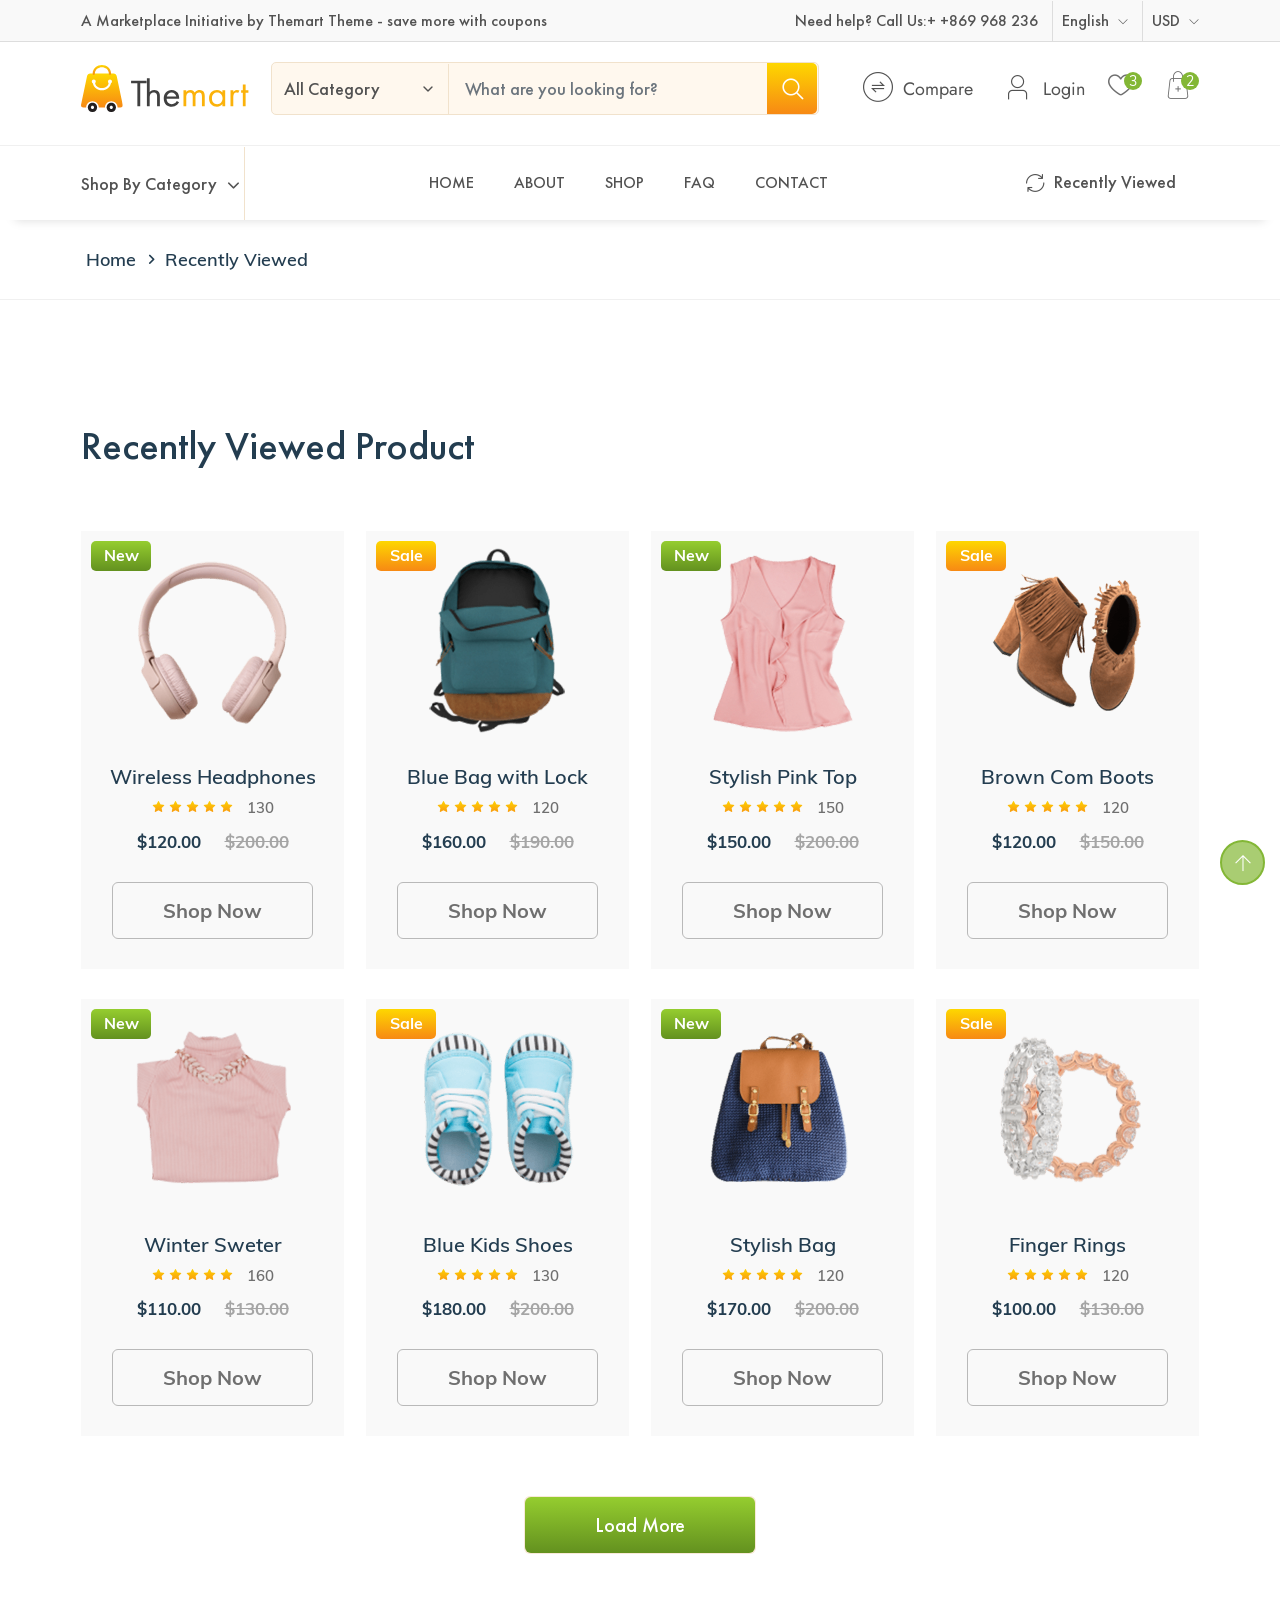
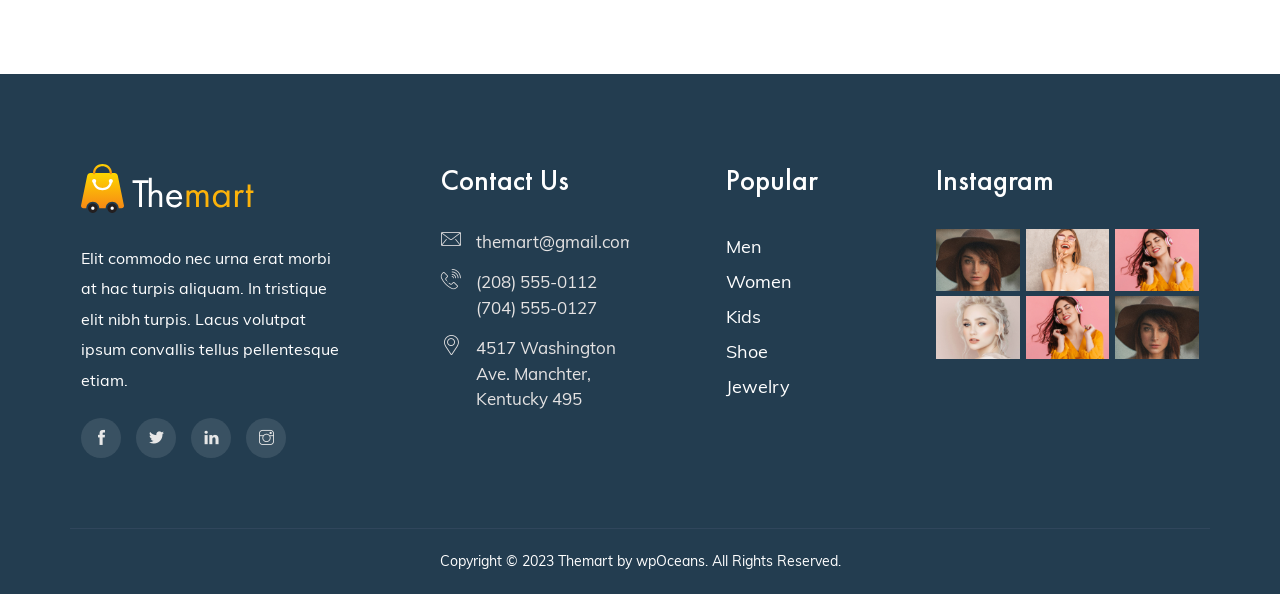
<file: recent-view.html>
<!DOCTYPE html>
<html lang="en">


<!-- Mirrored from wpocean.com/html/tf/themart/recent-view.html by HTTrack Website Copier/3.x [XR&CO'2014], Thu, 15 Jun 2023 08:56:44 GMT -->
<head>
    <meta charset="utf-8">
    <meta http-equiv="X-UA-Compatible" content="IE=edge">
    <meta name="viewport" content="width=device-width, initial-scale=1">
    <meta name="author" content="wpOceans">
    <link rel="shortcut icon" type="image/png" href="assets/images/favicon.png">
    <title>Themart - eCommerce HTML5 Template</title>
    <link href="assets/css/themify-icons.css" rel="stylesheet">
    <link href="assets/css/font-awesome.min.css" rel="stylesheet">
    <link href="assets/css/flaticon_ecommerce.css" rel="stylesheet">
    <link href="assets/css/bootstrap.min.css" rel="stylesheet">
    <link href="assets/css/animate.css" rel="stylesheet">
    <link href="assets/css/owl.carousel.css" rel="stylesheet">
    <link href="assets/css/owl.theme.css" rel="stylesheet">
    <link href="assets/css/slick.css" rel="stylesheet">
    <link href="assets/css/slick-theme.css" rel="stylesheet">
    <link href="assets/css/swiper.min.css" rel="stylesheet">
    <link href="assets/css/owl.transitions.css" rel="stylesheet">
    <link href="assets/css/jquery.fancybox.css" rel="stylesheet">
    <link href="assets/css/odometer-theme-default.css" rel="stylesheet">
    <link href="assets/sass/style.css" rel="stylesheet">
</head>

<body>

    <!-- start page-wrapper -->
    <div class="page-wrapper">
        <!-- start preloader -->
        <div class="preloader">
            <div class="vertical-centered-box">
                <div class="content">
                    <div class="loader-circle"></div>
                    <div class="loader-line-mask">
                        <div class="loader-line"></div>
                    </div>
                    <img src="assets/images/preloader.png" alt="">
                </div>
            </div>
        </div>
        <!-- end preloader -->

        <!-- start header -->
        <header id="header">
            <div class="topbar">
                <div class="container">
                    <div class="row">
                        <div class="col col-lg-6 col-md-12 col-sm-12 col-12">
                            <div class="contact-intro">
                                <span>A Marketplace Initiative by Themart Theme - save more with coupons</span>
                            </div>
                        </div>
                        <div class="col col-lg-6 col-md-12 col-sm-12 col-12">
                            <div class="contact-info">
                                <ul>
                                    <li><a href="tel:869968236"><span>Need help? Call Us:</span>+ +869 968 236</a></li>
                                    <li>
                                        <div class="dropdown">
                                            <button class="dropdown-toggle" type="button" id="dropdownMenuButton1"
                                                data-bs-toggle="dropdown" aria-expanded="false">
                                                English
                                            </button>
                                            <ul class="dropdown-menu" aria-labelledby="dropdownMenuButton1">
                                                <li><a class="dropdown-item" href="#">English</a></li>
                                                <li><a class="dropdown-item" href="#">Bangla</a></li>
                                            </ul>
                                        </div>
                                    </li>
                                    <li>
                                        <div class="dropdown">
                                            <button class="dropdown-toggle" type="button" id="dropdownMenuButton2"
                                                data-bs-toggle="dropdown" aria-expanded="false">
                                                USD
                                            </button>
                                            <ul class="dropdown-menu" aria-labelledby="dropdownMenuButton2">
                                                <li><a class="dropdown-item" href="#">BDT</a></li>
                                                <li><a class="dropdown-item" href="#">USD</a></li>
                                            </ul>
                                        </div>
                                    </li>
                                </ul>
                            </div>
                        </div>
                    </div>
                </div>
            </div>
            <!-- end topbar -->
            <!--  start header-middle -->
            <div class="header-middle">
                <div class="container">
                    <div class="row align-items-center">
                        <div class="col-lg-2">
                            <div class="navbar-header">
                                <a class="navbar-brand" href="index.html"><img src="assets/images/logo.svg" alt="logo"></a>
                            </div>
                        </div>
                        <div class="col-lg-6 col-12">
                            <form action="#" class="middle-box">
                                <div class="category">
                                    <select name="service" class="form-control">
                                        <option disabled="disabled" selected="">All Category</option>
                                        <option>Men</option>
                                        <option>Women</option>
                                        <option>Kids</option>
                                        <option>Sales</option>
                                        <option>Perfect Cake</option>
                                        <option>All Of The Above</option>
                                    </select>
                                </div>
                                <div class="search-box">
                                    <div class="input-group">
                                        <input type="search" class="form-control" placeholder="What are you looking for?">
                                        <button class="search-btn" type="submit"> <i class="fi flaticon-search"></i>
                                        </button>
                                    </div>
                                </div>
                            </form>
                        </div>
                        <div class="col-lg-4 col-12">
                            <div class="middle-right">
                                <ul>
                                    <li><a href="compare.html"><i
                                                class="fi flaticon-right-and-left"></i><span>Compare</span></a>
                                    </li>
                                    <li><a href="login.html"><i class="fi flaticon-user-profile"></i><span>Login</span></a></li>
                                    <li>
                                        <div class="header-wishlist-form-wrapper">
                                            <button class="wishlist-toggle-btn"> <i class="fi flaticon-heart"></i>
                                                <span class="cart-count">3</span></button>
                                            <div class="mini-wislist-content">
                                                <button class="mini-cart-close"><i class="ti-close"></i></button>
                                                <div class="mini-cart-items">
                                                    <div class="mini-cart-item clearfix">
                                                        <div class="mini-cart-item-image">
                                                            <a href="product.html"><img src="assets/images/cart/img-1.jpg"
                                                                    alt></a>
                                                        </div>
                                                        <div class="mini-cart-item-des">
                                                            <a href="product.html">Stylish Pink Coat</a>
                                                            <span class="mini-cart-item-price">$150</span>
                                                            <span class="mini-cart-item-quantity"><a href="#"><i
                                                                        class="ti-close"></i></a></span>
                                                        </div>
                                                    </div>
                                                    <div class="mini-cart-item clearfix">
                                                        <div class="mini-cart-item-image">
                                                            <a href="product.html"><img src="assets/images/cart/img-2.jpg"
                                                                    alt></a>
                                                        </div>
                                                        <div class="mini-cart-item-des">
                                                            <a href="product.html">Blue Bag</a>
                                                            <span class="mini-cart-item-price">$120</span>
                                                            <span class="mini-cart-item-quantity"><a href="#"><i
                                                                        class="ti-close"></i></a></span>
                                                        </div>
                                                    </div>
                                                    <div class="mini-cart-item clearfix">
                                                        <div class="mini-cart-item-image">
                                                            <a href="product.html"><img src="assets/images/cart/img-3.jpg"
                                                                    alt></a>
                                                        </div>
                                                        <div class="mini-cart-item-des">
                                                            <a href="product.html">Kids Blue Shoes</a>
                                                            <span class="mini-cart-item-price">$120</span>
                                                            <span class="mini-cart-item-quantity"><a href="#"><i
                                                                        class="ti-close"></i></a></span>
                                                        </div>
                                                    </div>
                                                </div>
                                                <div class="mini-cart-action clearfix">
                                                    <div class="mini-btn">
                                                        <a href="wishlist.html" class="view-cart-btn">View Wishlist</a>
                                                    </div>
                                                </div>
                                            </div>
                                        </div>
                                    </li>
                                    <li>
                                        <div class="mini-cart">
                                            <button class="cart-toggle-btn"> <i class="fi flaticon-add-to-cart"></i>
                                                <span class="cart-count">2</span></button>
                                            <div class="mini-cart-content">
                                                <button class="mini-cart-close"><i class="ti-close"></i></button>
                                                <div class="mini-cart-items">
                                                    <div class="mini-cart-item clearfix">
                                                        <div class="mini-cart-item-image">
                                                            <a href="product.html"><img src="assets/images/cart/img-1.jpg"
                                                                    alt></a>
                                                        </div>
                                                        <div class="mini-cart-item-des">
                                                            <a href="product.html">Stylish Pink Coat</a>
                                                            <span class="mini-cart-item-price">$150 x 1</span>
                                                            <span class="mini-cart-item-quantity"><a href="#"><i
                                                                        class="ti-close"></i></a></span>
                                                        </div>
                                                    </div>
                                                    <div class="mini-cart-item clearfix">
                                                        <div class="mini-cart-item-image">
                                                            <a href="product.html"><img src="assets/images/cart/img-2.jpg"
                                                                    alt></a>
                                                        </div>
                                                        <div class="mini-cart-item-des">
                                                            <a href="product.html">Blue Bag</a>
                                                            <span class="mini-cart-item-price">$120 x 2</span>
                                                            <span class="mini-cart-item-quantity"><a href="#"><i
                                                                        class="ti-close"></i></a></span>
                                                        </div>
                                                    </div>
                                                </div>
                                                <div class="mini-cart-action clearfix">
                                                    <span class="mini-checkout-price">Subtotal:
                                                        <span>$390</span></span>
                                                    <div class="mini-btn">
                                                        <a href="cart.html" class="view-cart-btn">View Cart</a>
                                                    </div>
                                                </div>
                                            </div>
                                        </div>
                                    </li>
                                </ul>
                            </div>
                        </div>
                    </div>
                </div>
            </div>
            <!--  end header-middle -->
            <div class="wpo-site-header">
                <nav class="navigation navbar navbar-expand-lg navbar-light">
                    <div class="container">
                        <div class="row align-items-center">
                            <div class="col-lg-3 col-md-3 col-sm-3 col-3 d-lg-none dl-block">
                                <div class="mobail-menu">
                                    <button type="button" class="navbar-toggler open-btn">
                                        <span class="sr-only">Toggle navigation</span>
                                        <span class="icon-bar first-angle"></span>
                                        <span class="icon-bar middle-angle"></span>
                                        <span class="icon-bar last-angle"></span>
                                    </button>
                                </div>
                            </div>
                            <div class="col-lg-1 col-md-6 col-sm-5 col-6 d-block d-lg-none">
                                <div class="navbar-header">
                                    <a class="navbar-brand" href="index.html"><img src="assets/images/logo.svg" alt="logo"></a>
                                </div>
                            </div>
                            <div class="col-lg-2 col-md-3 col-sm-4 col-3">
                                <div class="header-shop-item">
                                    <button class="header-shop-toggle-btn"><span>Shop By Category</span> </button>
                                    <div class="mini-shop-item">
                                        <ul id="metis-menu">
                                            <li>
                                                <a href="product.html">Feature Product</a>
                                            </li>
                                            <li class="header-catagory-item">
                                                <a class="menu-down-arrow" href="#">Perfunsee & Cologne</a>
                                                <ul class="header-catagory-single">
                                                    <li><a href="#">Men's Clothing</a></li>
                                                    <li><a href="#">Computer & Office</a></li>
                                                    <li><a href="#">Jewelry & Watches</a></li>
                                                    <li><a href="#">Phones & Accessories</a></li>
                                                </ul>
                                            </li>
                                            <li>
                                                <a href="product.html">Best Sellers</a>
                                            </li>
                                            <li class="header-catagory-item">
                                                <a class="menu-down-arrow" href="#">Men Fashion</a>
                                                <ul class="header-catagory-single">
                                                    <li><a href="#">Men's Clothing</a></li>
                                                    <li><a href="#">Computer & Office</a></li>
                                                    <li><a href="#">Jewelry & Watches</a></li>
                                                    <li><a href="#">Phones & Accessories</a></li>
                                                </ul>
                                            </li>
                                            <li>
                                                <a href="product.html">Bags & Shoes</a>
                                            </li>
                                            <li class="header-catagory-item">
                                                <a class="menu-down-arrow" href="#">Women Fashion</a>
                                                <ul class="header-catagory-single">
                                                    <li><a href="#">Men's Clothing</a></li>
                                                    <li><a href="#">Computer & Office</a></li>
                                                    <li><a href="#">Jewelry & Watches</a></li>
                                                    <li><a href="#">Phones & Accessories</a></li>
                                                </ul>
                                            </li>
                                            <li class="header-catagory-item">
                                                <a class="menu-down-arrow" href="#">Toys & kids Baby</a>
                                                <ul class="header-catagory-single">
                                                    <li><a href="#">Men's Clothing</a></li>
                                                    <li><a href="#">Computer & Office</a></li>
                                                    <li><a href="#">Jewelry & Watches</a></li>
                                                    <li><a href="#">Phones & Accessories</a></li>
                                                </ul>
                                            </li>
                                            <li>
                                                <a href="product.html">Men's Clothing</a>
                                            </li>
                                            <li>
                                                <a href="product.html">On Sale</a>
                                            </li>
                                            <li>
                                                <a href="product.html">All Accessories</a>
                                            </li>
                                        </ul>
                                    </div>
                                </div>
                            </div>
                            <div class="col-lg-8 col-md-1 col-1">
                                <div id="navbar" class="collapse navbar-collapse navigation-holder">
                                    <button class="menu-close"><i class="ti-close"></i></button>
                                    <ul class="nav navbar-nav mb-2 mb-lg-0">
                                        <li class="menu-item-has-children">
                                            <a href="#">Home</a>
                                        </li>
                                        <li><a href="about.html">About</a></li>
                                        <li class="menu-item-has-children">
                                            <a href="#">Shop</a>
                                        </li>
                                        <li class="menu-item-has-children">
                                            <a href="#">FAQ</a>
                                        </li>
                                        <li><a href="contact.html">Contact</a></li>
                                    </ul>
        
                                </div><!-- end of nav-collapse -->
                            </div>
                            <div class="col-lg-2 col-md-1 col-1">
                                <div class="header-right">
                                    <a href="recent-view.html" class="recent-btn"><i class="fi flaticon-refresh"></i>
                                        <span>Recently Viewed</span>
                                    </a>
                                </div>
                            </div>
                        </div>
                    </div><!-- end of container -->
                </nav>
            </div>
        </header>
        <!-- end of header -->

        <!-- start wpo-page-title -->
        <section class="wpo-page-title">
            <h2 class="d-none">Hide</h2>
            <div class="container">
                <div class="row">
                    <div class="col col-xs-12">
                        <div class="wpo-breadcumb-wrap">
                            <ol class="wpo-breadcumb-wrap">
                                <li><a href="index.html">Home</a></li>
                                <li>Recently Viewed</li>
                            </ol>
                        </div>
                    </div>
                </div> <!-- end row -->
            </div> <!-- end container -->
        </section>
        <!-- end page-title -->

        <!-- start of themart-interestproduct-section -->
        <section class="themart-interestproduct-section section-padding">
            <div class="container">
                <div class="row">
                    <div class="col-lg-6">
                        <div class="wpo-section-title">
                            <h2>Recently Viewed Product</h2>
                        </div>
                    </div>
                </div>
                <div class="product-wrap">
                    <div class="row">
                        <div class="col-lg-3 col-md-4 col-sm-6 col-12">
                            <div class="product-item">
                                <div class="image">
                                    <img src="assets/images/interest-product/1.png" alt="">
                                    <div class="tag new">New</div>
                                </div>
                                <div class="text">
                                    <h2><a href="product-single.html">Wireless Headphones</a></h2>
                                    <div class="rating-product">
                                        <i class="fi flaticon-star"></i>
                                        <i class="fi flaticon-star"></i>
                                        <i class="fi flaticon-star"></i>
                                        <i class="fi flaticon-star"></i>
                                        <i class="fi flaticon-star"></i>
                                        <span>130</span>
                                    </div>
                                    <div class="price">
                                        <span class="present-price">$120.00</span>
                                        <del class="old-price">$200.00</del>
                                    </div>
                                    <div class="shop-btn">
                                        <a class="theme-btn-s2" href="product.html">Shop Now</a>
                                    </div>
                                </div>
                            </div>
                        </div>
                        <div class="col-lg-3 col-md-4 col-sm-6 col-12">
                            <div class="product-item">
                                <div class="image">
                                    <img src="assets/images/interest-product/2.png" alt="">
                                    <div class="tag sale">Sale</div>
                                </div>
                                <div class="text">
                                    <h2><a href="product-single.html">Blue Bag with Lock</a></h2>
                                    <div class="rating-product">
                                        <i class="fi flaticon-star"></i>
                                        <i class="fi flaticon-star"></i>
                                        <i class="fi flaticon-star"></i>
                                        <i class="fi flaticon-star"></i>
                                        <i class="fi flaticon-star"></i>
                                        <span>120</span>
                                    </div>
                                    <div class="price">
                                        <span class="present-price">$160.00</span>
                                        <del class="old-price">$190.00</del>
                                    </div>
                                    <div class="shop-btn">
                                        <a class="theme-btn-s2" href="product.html">Shop Now</a>
                                    </div>
                                </div>
                            </div>
                        </div>
                        <div class="col-lg-3 col-md-4 col-sm-6 col-12">
                            <div class="product-item">
                                <div class="image">
                                    <img src="assets/images/interest-product/3.png" alt="">
                                    <div class="tag new">New</div>
                                </div>
                                <div class="text">
                                    <h2><a href="product-single.html">Stylish Pink Top</a></h2>
                                    <div class="rating-product">
                                        <i class="fi flaticon-star"></i>
                                        <i class="fi flaticon-star"></i>
                                        <i class="fi flaticon-star"></i>
                                        <i class="fi flaticon-star"></i>
                                        <i class="fi flaticon-star"></i>
                                        <span>150</span>
                                    </div>
                                    <div class="price">
                                        <span class="present-price">$150.00</span>
                                        <del class="old-price">$200.00</del>
                                    </div>
                                    <div class="shop-btn">
                                        <a class="theme-btn-s2" href="product.html">Shop Now</a>
                                    </div>
                                </div>
                            </div>
                        </div>
                        <div class="col-lg-3 col-md-4 col-sm-6 col-12">
                            <div class="product-item">
                                <div class="image">
                                    <img src="assets/images/interest-product/4.png" alt="">
                                    <div class="tag sale">Sale</div>
                                </div>
                                <div class="text">
                                    <h2><a href="product-single.html">Brown Com Boots</a></h2>
                                    <div class="rating-product">
                                        <i class="fi flaticon-star"></i>
                                        <i class="fi flaticon-star"></i>
                                        <i class="fi flaticon-star"></i>
                                        <i class="fi flaticon-star"></i>
                                        <i class="fi flaticon-star"></i>
                                        <span>120</span>
                                    </div>
                                    <div class="price">
                                        <span class="present-price">$120.00</span>
                                        <del class="old-price">$150.00</del>
                                    </div>
                                    <div class="shop-btn">
                                        <a class="theme-btn-s2" href="product.html">Shop Now</a>
                                    </div>
                                </div>
                            </div>
                        </div>
                        <div class="col-lg-3 col-md-4 col-sm-6 col-12">
                            <div class="product-item">
                                <div class="image">
                                    <img src="assets/images/interest-product/5.png" alt="">
                                    <div class="tag new">New</div>
                                </div>
                                <div class="text">
                                    <h2><a href="product-single.html">Winter Sweter</a></h2>
                                    <div class="rating-product">
                                        <i class="fi flaticon-star"></i>
                                        <i class="fi flaticon-star"></i>
                                        <i class="fi flaticon-star"></i>
                                        <i class="fi flaticon-star"></i>
                                        <i class="fi flaticon-star"></i>
                                        <span>160</span>
                                    </div>
                                    <div class="price">
                                        <span class="present-price">$110.00</span>
                                        <del class="old-price">$130.00</del>
                                    </div>
                                    <div class="shop-btn">
                                        <a class="theme-btn-s2" href="product.html">Shop Now</a>
                                    </div>
                                </div>
                            </div>
                        </div>
                        <div class="col-lg-3 col-md-4 col-sm-6 col-12">
                            <div class="product-item">
                                <div class="image">
                                    <img src="assets/images/interest-product/6.png" alt="">
                                    <div class="tag sale">Sale</div>
                                </div>
                                <div class="text">
                                    <h2><a href="product-single.html">Blue Kids Shoes</a></h2>
                                    <div class="rating-product">
                                        <i class="fi flaticon-star"></i>
                                        <i class="fi flaticon-star"></i>
                                        <i class="fi flaticon-star"></i>
                                        <i class="fi flaticon-star"></i>
                                        <i class="fi flaticon-star"></i>
                                        <span>130</span>
                                    </div>
                                    <div class="price">
                                        <span class="present-price">$180.00</span>
                                        <del class="old-price">$200.00</del>
                                    </div>
                                    <div class="shop-btn">
                                        <a class="theme-btn-s2" href="product.html">Shop Now</a>
                                    </div>
                                </div>
                            </div>
                        </div>
                        <div class="col-lg-3 col-md-4 col-sm-6 col-12">
                            <div class="product-item">
                                <div class="image">
                                    <img src="assets/images/interest-product/7.png" alt="">
                                    <div class="tag new">New</div>
                                </div>
                                <div class="text">
                                    <h2><a href="product-single.html">Stylish Bag</a></h2>
                                    <div class="rating-product">
                                        <i class="fi flaticon-star"></i>
                                        <i class="fi flaticon-star"></i>
                                        <i class="fi flaticon-star"></i>
                                        <i class="fi flaticon-star"></i>
                                        <i class="fi flaticon-star"></i>
                                        <span>120</span>
                                    </div>
                                    <div class="price">
                                        <span class="present-price">$170.00</span>
                                        <del class="old-price">$200.00</del>
                                    </div>
                                    <div class="shop-btn">
                                        <a class="theme-btn-s2" href="product.html">Shop Now</a>
                                    </div>
                                </div>
                            </div>
                        </div>
                        <div class="col-lg-3 col-md-4 col-sm-6 col-12">
                            <div class="product-item">
                                <div class="image">
                                    <img src="assets/images/interest-product/8.png" alt="">
                                    <div class="tag sale">Sale</div>
                                </div>
                                <div class="text">
                                    <h2><a href="product-single.html">Finger Rings</a></h2>
                                    <div class="rating-product">
                                        <i class="fi flaticon-star"></i>
                                        <i class="fi flaticon-star"></i>
                                        <i class="fi flaticon-star"></i>
                                        <i class="fi flaticon-star"></i>
                                        <i class="fi flaticon-star"></i>
                                        <span>120</span>
                                    </div>
                                    <div class="price">
                                        <span class="present-price">$100.00</span>
                                        <del class="old-price">$130.00</del>
                                    </div>
                                    <div class="shop-btn">
                                        <a class="theme-btn-s2" href="product.html">Shop Now</a>
                                    </div>
                                </div>
                            </div>
                        </div>
                        <div class="more-btn">
                            <a class="theme-btn-s2" href="product.html">Load More</a>
                        </div>
                    </div>
                </div>
            </div>
        </section>
        <!-- end of themart-interestproduct-section -->

        <!-- start of wpo-site-footer-section -->
        <footer class="wpo-site-footer">
            <div class="wpo-upper-footer">
                <div class="container">
                    <div class="row">
                        <div class="col col-lg-3 col-md-6 col-sm-12 col-12">
                            <div class="widget about-widget">
                                <div class="logo widget-title">
                                    <img src="assets/images/logo-2.svg" alt="blog">
                                </div>
                                <p>Elit commodo nec urna erat morbi at hac turpis aliquam.
                                    In tristique elit nibh turpis. Lacus volutpat ipsum convallis tellus pellentesque
                                    etiam.</p>
                                <ul>
                                    <li>
                                        <a href="#">
                                            <i class="ti-facebook"></i>
                                        </a>
                                    </li>
                                    <li>
                                        <a href="#">
                                            <i class="ti-twitter-alt"></i>
                                        </a>
                                    </li>
                                    <li>
                                        <a href="#">
                                            <i class="ti-linkedin"></i>
                                        </a>
                                    </li>
                                    <li>
                                        <a href="#">
                                            <i class="ti-instagram"></i>
                                        </a>
                                    </li>
                                </ul>

                            </div>
                        </div>
                        <div class="col col-lg-3 col-md-6 col-sm-12 col-12">
                            <div class="widget link-widget">
                                <div class="widget-title">
                                    <h3>Contact Us</h3>
                                </div>
                                <div class="contact-ft">
                                    <ul>
                                        <li><i class="fi flaticon-mail"></i>themart@gmail.com</li>
                                        <li><i class="fi flaticon-phone"></i>(208) 555-0112 <br>(704) 555-0127</li>
                                        <li><i class="fi flaticon-pin"></i>4517 Washington Ave. Manchter,
                                            Kentucky 495</li>
                                    </ul>
                                </div>
                            </div>
                        </div>
                        <div class="col col-xl-3 col-lg-2 col-md-6 col-sm-12 col-12">
                            <div class="widget link-widget">
                                <div class="widget-title">
                                    <h3>Popular</h3>
                                </div>
                                <ul>
                                    <li><a href="product.html">Men</a></li>
                                    <li><a href="product.html">Women</a></li>
                                    <li><a href="product.html">Kids</a></li>
                                    <li><a href="product.html">Shoe</a></li>
                                    <li><a href="product.html">Jewelry</a></li>
                                </ul>
                            </div>
                        </div>
                        <div class="col col-xl-3 col-lg-4 col-md-6 col-sm-12 col-12">
                            <div class="widget instagram">
                                <div class="widget-title">
                                    <h3>Instagram</h3>
                                </div>
                                <ul class="d-flex">
                                    <li><a href="project-single.html"><img src="assets/images/instragram/1.jpg"
                                                alt=""></a></li>
                                    <li><a href="project-single.html"><img src="assets/images/instragram/2.jpg"
                                                alt=""></a></li>
                                    <li><a href="project-single.html"><img src="assets/images/instragram/4.jpg"
                                                alt=""></a></li>
                                    <li><a href="project-single.html"><img src="assets/images/instragram/3.jpg"
                                                alt=""></a></li>
                                    <li><a href="project-single.html"><img src="assets/images/instragram/4.jpg"
                                                alt=""></a></li>
                                    <li><a href="project-single.html"><img src="assets/images/instragram/1.jpg"
                                                alt=""></a></li>
                                </ul>
                            </div>
                        </div>
                    </div>
                </div> <!-- end container -->
            </div>
            <div class="wpo-lower-footer">
                <div class="container">
                    <div class="row">
                        <div class="col col-xs-12">
                            <p class="copyright"> Copyright &copy; 2023 Themart by <a href="index.html">wpOceans</a>.
                                All
                                Rights Reserved.</p>
                        </div>
                    </div>
                </div>
            </div>
        </footer>
        <!-- end of wpo-site-footer-section -->

        <!-- popup-quickview  -->
        <div id="popup-quickview" class="modal fade" tabindex="-1">
            <div class="modal-dialog quickview-dialog">
                <div class="modal-content">
                    <button type="button" class="btn-close" data-bs-dismiss="modal" aria-label="Close"><i
                            class="ti-close"></i></button>
                    <div class="modal-body d-flex">
                        <div class="product-details">
                            <div class="row align-items-center">
                                <div class="col-lg-5">
                                    <div class="product-single-img">
                                        <div class="modal-product">
                                            <div class="item">
                                                <img src="assets/images/modal.jpg" alt="">
                                            </div>
                                        </div>
                                    </div>
                                </div>
                                <div class="col-lg-7">
                                    <div class="product-single-content">
                                        <h5>Wireless Headphones</h5>
                                        <h6>120.00 USD</h6>
                                        <ul class="rating">
                                            <li><i class="fa fa-star" aria-hidden="true"></i></li>
                                            <li><i class="fa fa-star" aria-hidden="true"></i></li>
                                            <li><i class="fa fa-star" aria-hidden="true"></i></li>
                                            <li><i class="fa fa-star" aria-hidden="true"></i></li>
                                            <li><i class="fa fa-star" aria-hidden="true"></i></li>
                                        </ul>
                                        <p>Lorem ipsum dolor sit amet, consectetur adipiscing elit. Nunc quis ultrices
                                            lectus lobortis, dolor et tempus porta, leo mi efficitur ante, in varius
                                            felis
                                            sem ut mauris. Proin volutpat lorem inorci sed vestibulum tempus. Lorem
                                            ipsum
                                            dolor sit amet, consectetur adipiscing elit. Aliquam
                                            hendrerit.
                                        </p>
                                        <div class="pro-single-btn">
                                            <div class="quantity cart-plus-minus">
                                                <input type="text" value="1">
                                                <div class="dec qtybutton">-</div>
                                                <div class="inc qtybutton"></div>
                                            </div>
                                            <a href="#" class="theme-btn">Add to cart</a>
                                        </div>
                                        <div class="social-share">
                                            <span>Share with : </span>
                                            <ul class="socialLinks">
                                                <li><a href='#'><i class="fa fa-facebook"></i></a></li>
                                                <li><a href='#'><i class="fa fa-linkedin"></i></a></li>
                                                <li><a href='#'><i class="fa fa-twitter"></i></a></li>
                                                <li><a href='#'><i class="fa fa-instagram"></i></a></li>
                                                <li><a href='#'><i class="fa fa-youtube-play"></i></a></li>
                                            </ul>
                                        </div>
                                    </div>
                                </div>
                            </div>
                        </div>
                    </div>
                </div>
            </div>
            <!-- popup-quickview -->
        </div>

    </div>
    <!-- end of page-wrapper -->

    <!-- All JavaScript files
    ================================================== -->
    <script src="assets/js/jquery.min.js"></script>
    <script src="assets/js/bootstrap.bundle.min.js"></script>
    <!-- Plugins for this template -->
    <script src="assets/js/modernizr.custom.js"></script>
    <script src="assets/js/jquery.dlmenu.js"></script>
    <script src="assets/js/jquery-plugin-collection.js"></script>
    <!-- Custom script for this template -->
    <script src="assets/js/script.js"></script>
</body>


<!-- Mirrored from wpocean.com/html/tf/themart/recent-view.html by HTTrack Website Copier/3.x [XR&CO'2014], Thu, 15 Jun 2023 08:56:44 GMT -->
</html>
</file>
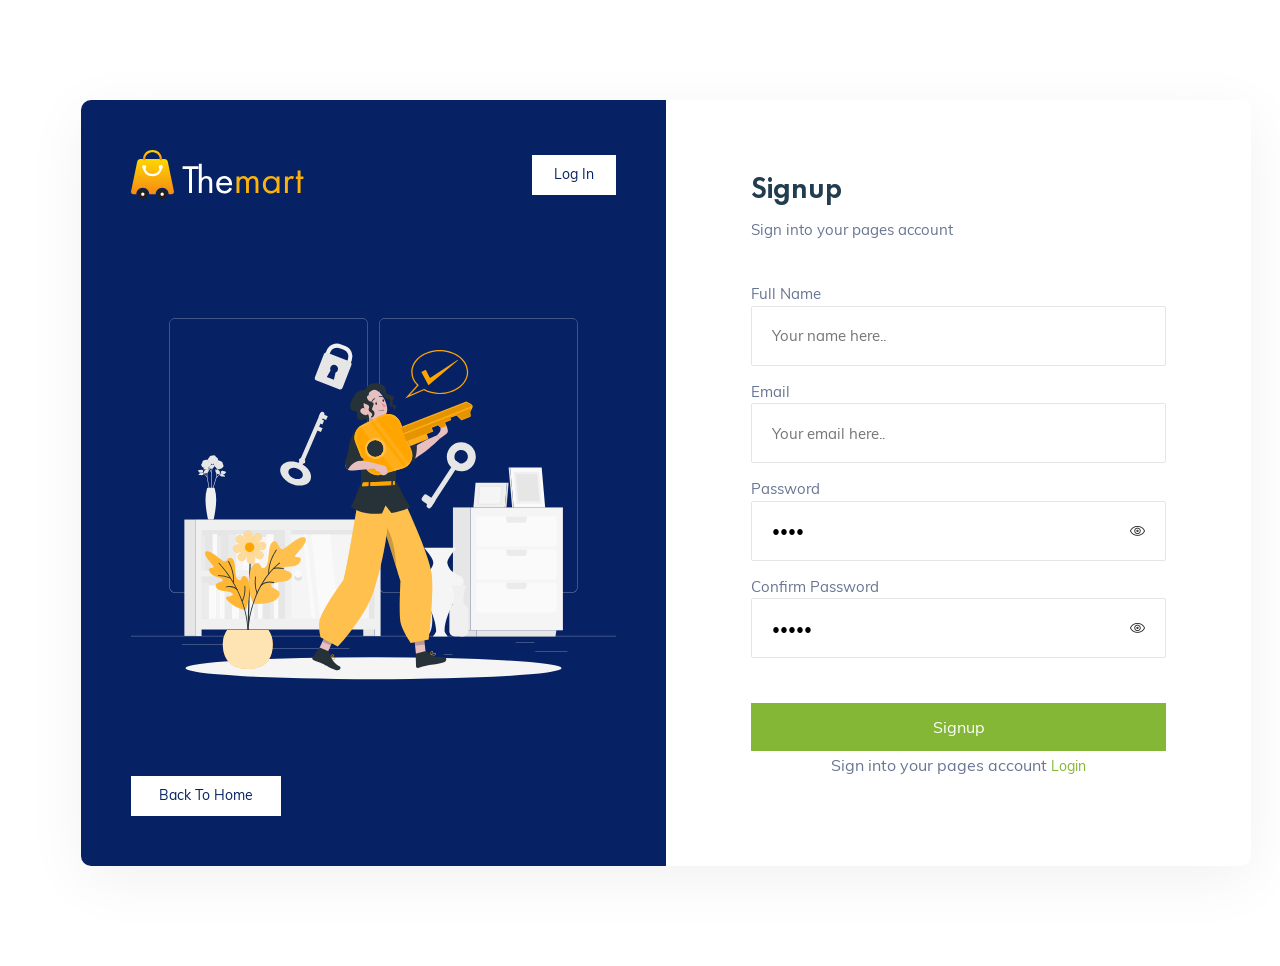
<file: register.html>
<!DOCTYPE html>
<html lang="en">


<!-- Mirrored from wpocean.com/html/tf/themart/register.html by HTTrack Website Copier/3.x [XR&CO'2014], Thu, 15 Jun 2023 08:56:41 GMT -->
<head>
    <meta charset="utf-8">
    <meta http-equiv="X-UA-Compatible" content="IE=edge">
    <meta name="viewport" content="width=device-width, initial-scale=1">
    <meta name="author" content="wpOceans">
    <link rel="shortcut icon" type="image/png" href="assets/images/favicon.png">
    <title>Themart - eCommerce HTML5 Template</title>
    <link href="assets/css/themify-icons.css" rel="stylesheet">
    <link href="assets/css/font-awesome.min.css" rel="stylesheet">
    <link href="assets/css/flaticon_ecommerce.css" rel="stylesheet">
    <link href="assets/css/bootstrap.min.css" rel="stylesheet">
    <link href="assets/css/animate.css" rel="stylesheet">
    <link href="assets/css/owl.carousel.css" rel="stylesheet">
    <link href="assets/css/owl.theme.css" rel="stylesheet">
    <link href="assets/css/slick.css" rel="stylesheet">
    <link href="assets/css/slick-theme.css" rel="stylesheet">
    <link href="assets/css/swiper.min.css" rel="stylesheet">
    <link href="assets/css/owl.transitions.css" rel="stylesheet">
    <link href="assets/css/jquery.fancybox.css" rel="stylesheet">
    <link href="assets/css/odometer-theme-default.css" rel="stylesheet">
    <link href="assets/sass/style.css" rel="stylesheet">
</head>

<body>

    <!-- start page-wrapper -->
    <div class="page-wrapper">
        <!-- start preloader -->
        <div class="preloader">
            <div class="vertical-centered-box">
                <div class="content">
                    <div class="loader-circle"></div>
                    <div class="loader-line-mask">
                        <div class="loader-line"></div>
                    </div>
                    <img src="assets/images/preloader.png" alt="">
                </div>
            </div>
        </div>
        <!-- end preloader -->

        <div class="wpo-login-area">
            <div class="container">
                <div class="row">
                    <div class="col-lg-12">
                        <form class="wpo-accountWrapper" action="#">
                            <div class="wpo-accountInfo">
                                <div class="wpo-accountInfoHeader">
                                    <a href="index.html"><img src="assets/images/logo-2.svg" alt=""></a>
                                    <a class="wpo-accountBtn" href="login.html">
                                        <span class="">Log in</span>
                                    </a>
                                </div>
                                <div class="image">
                                    <img src="assets/images/login.svg" alt="">
                                </div>
                                <div class="back-home">
                                    <a class="wpo-accountBtn" href="index.html">
                                        <span class="">Back To Home</span>
                                    </a>
                                </div>
                            </div>
                            <div class="wpo-accountForm form-style">
                                <div class="fromTitle">
                                    <h2>Signup</h2>
                                    <p>Sign into your pages account</p>
                                </div>
                                <div class="row">
                                    <div class="col-lg-12 col-md-12 col-12">
                                        <label for="name">Full Name</label>
                                        <input type="text" id="name" name="name" placeholder="Your name here..">
                                    </div>
                                    <div class="col-lg-12 col-md-12 col-12">
                                        <label>Email</label>
                                        <input type="text" id="email" name="email" placeholder="Your email here..">
                                    </div>
                                    <div class="col-lg-12 col-md-12 col-12">
                                        <div class="form-group">
                                            <label>Password</label>
                                            <input class="pwd2" type="password" placeholder="Your password here.." value="sfsg" name="pass">
                                            <span class="input-group-btn">
                                                <button class="btn btn-default reveal3" type="button"><i class="ti-eye"></i></button>
                                            </span>
                                        </div>
                                    </div>
                                    <div class="col-lg-12 col-md-12 col-12">
                                        <div class="form-group">
                                            <label>Confirm Password</label>
                                            <input class="pwd3" type="password" placeholder="Your password here.." value="ssres" name="pass">
                                            <span class="input-group-btn">
                                                <button class="btn btn-default reveal2" type="button"><i class="ti-eye"></i></button>
                                            </span>
                                        </div>
                                    </div>
                                    <div class="col-lg-12 col-md-12 col-12">
                                        <button type="submit" class="wpo-accountBtn">Signup</button>
                                    </div>
                                </div>
                                
                                <p class="subText">Sign into your pages account <a href="login.html">Login</a></p>
                            </div>
                        </form>
                    </div>
                </div>
            </div>
        </div>


    </div>
    <!-- end of page-wrapper -->

    <!-- All JavaScript files
    ================================================== -->
    <script src="assets/js/jquery.min.js"></script>
    <script src="assets/js/bootstrap.bundle.min.js"></script>
    <!-- Plugins for this template -->
    <script src="assets/js/modernizr.custom.js"></script>
    <script src="assets/js/jquery.dlmenu.js"></script>
    <script src="assets/js/jquery-plugin-collection.js"></script>
    <!-- Custom script for this template -->
    <script src="assets/js/script.js"></script>
</body>


<!-- Mirrored from wpocean.com/html/tf/themart/register.html by HTTrack Website Copier/3.x [XR&CO'2014], Thu, 15 Jun 2023 08:56:41 GMT -->
</html>
</file>
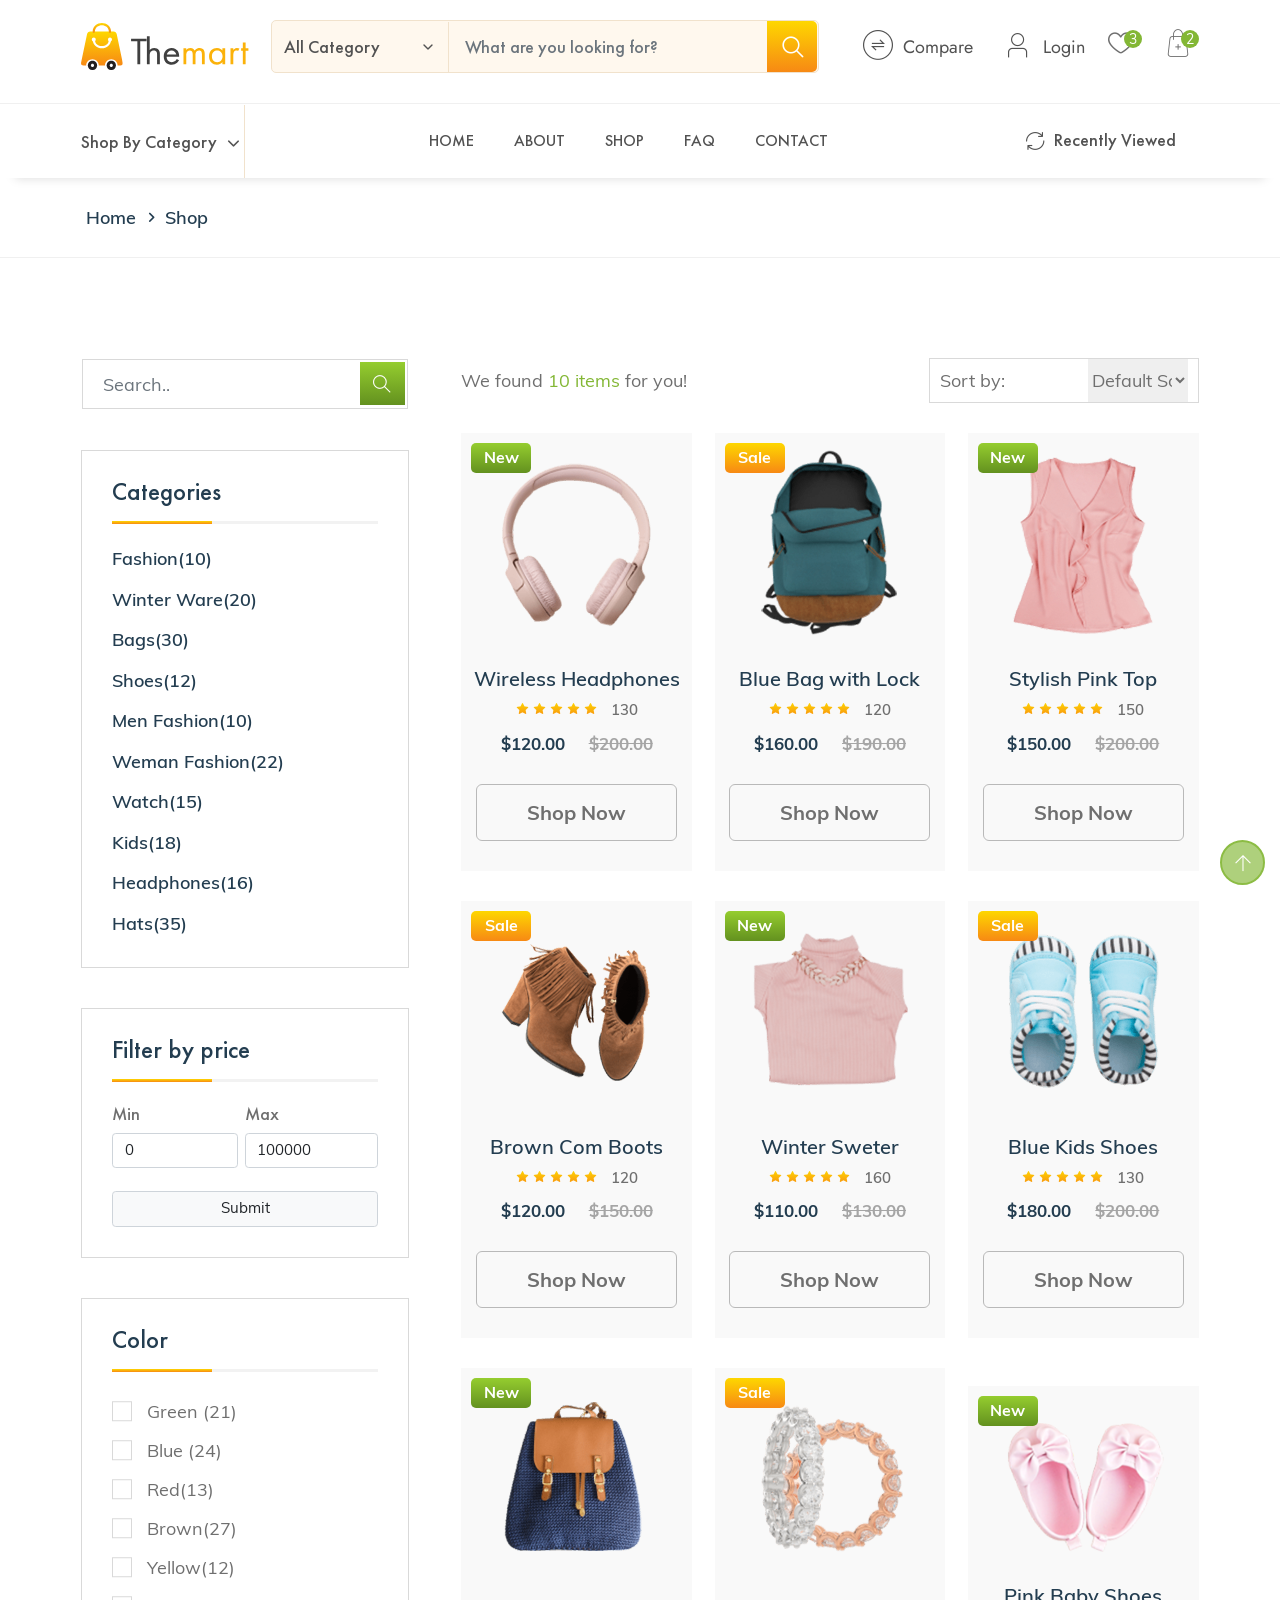
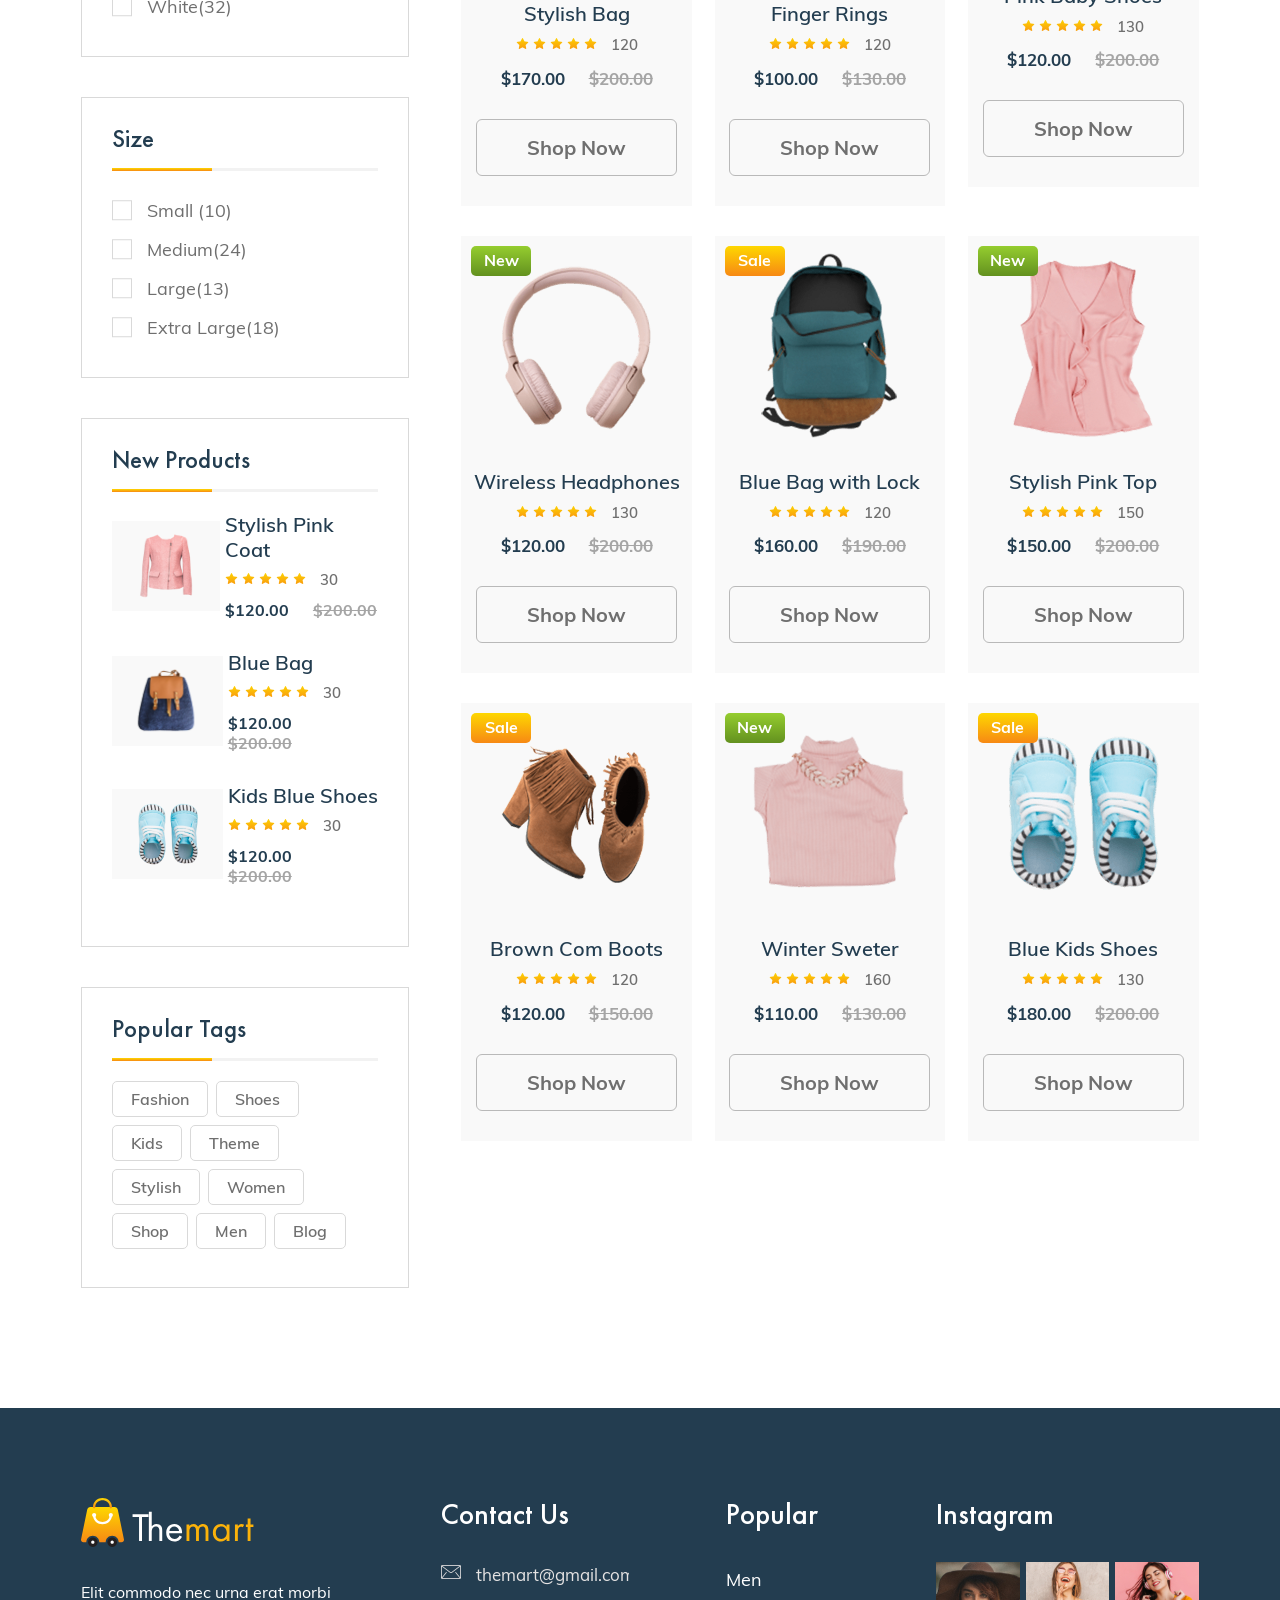
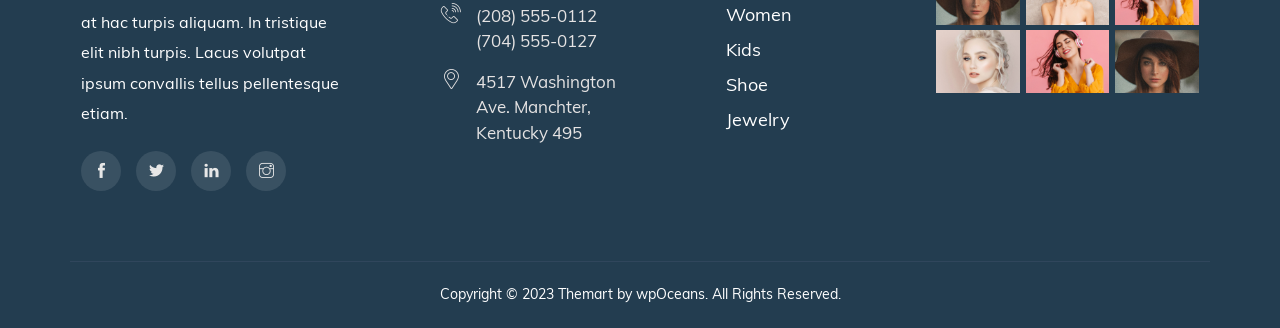
<file: shop.html>
<!DOCTYPE html>
<html lang="en">
  <!-- Mirrored from wpocean.com/html/tf/themart/shop.html by HTTrack Website Copier/3.x [XR&CO'2014], Thu, 15 Jun 2023 08:56:36 GMT -->
  <head>
    <meta charset="utf-8" />
    <meta http-equiv="X-UA-Compatible" content="IE=edge" />
    <meta name="viewport" content="width=device-width, initial-scale=1" />
    <meta name="author" content="wpOceans" />
    <link
      rel="shortcut icon"
      type="image/png"
      href="assets/images/favicon.png"
    />
    <title>Themart - eCommerce HTML5 Template</title>
    <link href="assets/css/themify-icons.css" rel="stylesheet" />
    <link href="assets/css/font-awesome.min.css" rel="stylesheet" />
    <link href="assets/css/flaticon_ecommerce.css" rel="stylesheet" />
    <link href="assets/css/bootstrap.min.css" rel="stylesheet" />
    <link href="assets/css/animate.css" rel="stylesheet" />
    <link href="assets/css/owl.carousel.css" rel="stylesheet" />
    <link href="assets/css/owl.theme.css" rel="stylesheet" />
    <link href="assets/css/slick.css" rel="stylesheet" />
    <link href="assets/css/slick-theme.css" rel="stylesheet" />
    <link href="assets/css/swiper.min.css" rel="stylesheet" />
    <link href="assets/css/owl.transitions.css" rel="stylesheet" />
    <link href="assets/css/jquery.fancybox.css" rel="stylesheet" />
    <link href="assets/css/odometer-theme-default.css" rel="stylesheet" />
    <link href="assets/sass/style.css" rel="stylesheet" />
  </head>

  <body>
    <!-- start page-wrapper -->
    <div class="page-wrapper">
      <!-- start preloader -->
      <div class="preloader">
        <div class="vertical-centered-box">
          <div class="content">
            <div class="loader-circle"></div>
            <div class="loader-line-mask">
              <div class="loader-line"></div>
            </div>
            <img src="assets/images/preloader.png" alt="" />
          </div>
        </div>
      </div>
      <!-- end preloader -->

      <!-- start header -->
      <header id="header">
        <!-- <div class="topbar">
                <div class="container">
                    <div class="row">
                        <div class="col col-lg-6 col-md-12 col-sm-12 col-12">
                            <div class="contact-intro">
                                <span>A Marketplace Initiative by Themart Theme - save more with coupons</span>
                            </div>
                        </div>
                        <div class="col col-lg-6 col-md-12 col-sm-12 col-12">
                            <div class="contact-info">
                                <ul>
                                    <li><a href="tel:869968236"><span>Need help? Call Us:</span>+ +869 968 236</a></li>
                                    <li>
                                        <div class="dropdown">
                                            <button class="dropdown-toggle" type="button" id="dropdownMenuButton1"
                                                data-bs-toggle="dropdown" aria-expanded="false">
                                                English
                                            </button>
                                            <ul class="dropdown-menu" aria-labelledby="dropdownMenuButton1">
                                                <li><a class="dropdown-item" href="#">English</a></li>
                                                <li><a class="dropdown-item" href="#">Bangla</a></li>
                                            </ul>
                                        </div>
                                    </li>
                                    <li>
                                        <div class="dropdown">
                                            <button class="dropdown-toggle" type="button" id="dropdownMenuButton2"
                                                data-bs-toggle="dropdown" aria-expanded="false">
                                                USD
                                            </button>
                                            <ul class="dropdown-menu" aria-labelledby="dropdownMenuButton2">
                                                <li><a class="dropdown-item" href="#">BDT</a></li>
                                                <li><a class="dropdown-item" href="#">USD</a></li>
                                            </ul>
                                        </div>
                                    </li>
                                </ul>
                            </div>
                        </div>
                    </div>
                </div>
            </div> -->
        <!-- end topbar -->
        <!--  start header-middle -->
        <div class="header-middle">
          <div class="container">
            <div class="row align-items-center">
              <div class="col-lg-2">
                <div class="navbar-header">
                  <a class="navbar-brand" href="index.html"
                    ><img src="assets/images/logo.svg" alt="logo"
                  /></a>
                </div>
              </div>
              <div class="col-lg-6 col-12">
                <form action="#" class="middle-box">
                  <div class="category">
                    <select name="service" class="form-control">
                      <option disabled="disabled" selected="">
                        All Category
                      </option>
                      <option>Men</option>
                      <option>Women</option>
                      <option>Kids</option>
                      <option>Sales</option>
                      <option>Perfect Cake</option>
                      <option>All Of The Above</option>
                    </select>
                  </div>
                  <div class="search-box">
                    <div class="input-group">
                      <input
                        type="search"
                        class="form-control"
                        placeholder="What are you looking for?"
                      />
                      <button class="search-btn" type="submit">
                        <i class="fi flaticon-search"></i>
                      </button>
                    </div>
                  </div>
                </form>
              </div>
              <div class="col-lg-4 col-12">
                <div class="middle-right">
                  <ul>
                    <li>
                      <a href="compare.html"
                        ><i class="fi flaticon-right-and-left"></i
                        ><span>Compare</span></a
                      >
                    </li>
                    <li>
                      <a href="login.html"
                        ><i class="fi flaticon-user-profile"></i
                        ><span>Login</span></a
                      >
                    </li>
                    <li>
                      <div class="header-wishlist-form-wrapper">
                        <button class="wishlist-toggle-btn">
                          <i class="fi flaticon-heart"></i>
                          <span class="cart-count">3</span>
                        </button>
                        <div class="mini-wislist-content">
                          <button class="mini-cart-close">
                            <i class="ti-close"></i>
                          </button>
                          <div class="mini-cart-items">
                            <div class="mini-cart-item clearfix">
                              <div class="mini-cart-item-image">
                                <a href="product.html"
                                  ><img src="assets/images/cart/img-1.jpg" alt
                                /></a>
                              </div>
                              <div class="mini-cart-item-des">
                                <a href="product.html">Stylish Pink Coat</a>
                                <span class="mini-cart-item-price">$150</span>
                                <span class="mini-cart-item-quantity"
                                  ><a href="#"><i class="ti-close"></i></a
                                ></span>
                              </div>
                            </div>
                            <div class="mini-cart-item clearfix">
                              <div class="mini-cart-item-image">
                                <a href="product.html"
                                  ><img src="assets/images/cart/img-2.jpg" alt
                                /></a>
                              </div>
                              <div class="mini-cart-item-des">
                                <a href="product.html">Blue Bag</a>
                                <span class="mini-cart-item-price">$120</span>
                                <span class="mini-cart-item-quantity"
                                  ><a href="#"><i class="ti-close"></i></a
                                ></span>
                              </div>
                            </div>
                            <div class="mini-cart-item clearfix">
                              <div class="mini-cart-item-image">
                                <a href="product.html"
                                  ><img src="assets/images/cart/img-3.jpg" alt
                                /></a>
                              </div>
                              <div class="mini-cart-item-des">
                                <a href="product.html">Kids Blue Shoes</a>
                                <span class="mini-cart-item-price">$120</span>
                                <span class="mini-cart-item-quantity"
                                  ><a href="#"><i class="ti-close"></i></a
                                ></span>
                              </div>
                            </div>
                          </div>
                          <div class="mini-cart-action clearfix">
                            <div class="mini-btn">
                              <a href="wishlist.html" class="view-cart-btn"
                                >View Wishlist</a
                              >
                            </div>
                          </div>
                        </div>
                      </div>
                    </li>
                    <li>
                      <div class="mini-cart">
                        <button class="cart-toggle-btn">
                          <i class="fi flaticon-add-to-cart"></i>
                          <span class="cart-count">2</span>
                        </button>
                        <div class="mini-cart-content">
                          <button class="mini-cart-close">
                            <i class="ti-close"></i>
                          </button>
                          <div class="mini-cart-items">
                            <div class="mini-cart-item clearfix">
                              <div class="mini-cart-item-image">
                                <a href="product.html"
                                  ><img src="assets/images/cart/img-1.jpg" alt
                                /></a>
                              </div>
                              <div class="mini-cart-item-des">
                                <a href="product.html">Stylish Pink Coat</a>
                                <span class="mini-cart-item-price"
                                  >$150 x 1</span
                                >
                                <span class="mini-cart-item-quantity"
                                  ><a href="#"><i class="ti-close"></i></a
                                ></span>
                              </div>
                            </div>
                            <div class="mini-cart-item clearfix">
                              <div class="mini-cart-item-image">
                                <a href="product.html"
                                  ><img src="assets/images/cart/img-2.jpg" alt
                                /></a>
                              </div>
                              <div class="mini-cart-item-des">
                                <a href="product.html">Blue Bag</a>
                                <span class="mini-cart-item-price"
                                  >$120 x 2</span
                                >
                                <span class="mini-cart-item-quantity"
                                  ><a href="#"><i class="ti-close"></i></a
                                ></span>
                              </div>
                            </div>
                          </div>
                          <div class="mini-cart-action clearfix">
                            <span class="mini-checkout-price"
                              >Subtotal: <span>$390</span></span
                            >
                            <div class="mini-btn">
                              <a href="cart.html" class="view-cart-btn"
                                >View Cart</a
                              >
                            </div>
                          </div>
                        </div>
                      </div>
                    </li>
                  </ul>
                </div>
              </div>
            </div>
          </div>
        </div>
        <!--  end header-middle -->
        <div class="wpo-site-header">
          <nav class="navigation navbar navbar-expand-lg navbar-light">
            <div class="container">
              <div class="row align-items-center">
                <div
                  class="col-lg-3 col-md-3 col-sm-3 col-3 d-lg-none dl-block"
                >
                  <div class="mobail-menu">
                    <button type="button" class="navbar-toggler open-btn">
                      <span class="sr-only">Toggle navigation</span>
                      <span class="icon-bar first-angle"></span>
                      <span class="icon-bar middle-angle"></span>
                      <span class="icon-bar last-angle"></span>
                    </button>
                  </div>
                </div>
                <div class="col-lg-1 col-md-6 col-sm-5 col-6 d-block d-lg-none">
                  <div class="navbar-header">
                    <a class="navbar-brand" href="index.html"
                      ><img src="assets/images/logo.svg" alt="logo"
                    /></a>
                  </div>
                </div>
                <div class="col-lg-2 col-md-3 col-sm-4 col-3">
                  <div class="header-shop-item">
                    <button class="header-shop-toggle-btn">
                      <span>Shop By Category</span>
                    </button>
                    <div class="mini-shop-item">
                      <ul id="metis-menu">
                        <li>
                          <a href="product.html">Feature Product</a>
                        </li>
                        <li class="header-catagory-item">
                          <a class="menu-down-arrow" href="#"
                            >Perfunsee & Cologne</a
                          >
                          <ul class="header-catagory-single">
                            <li><a href="#">Men's Clothing</a></li>
                            <li><a href="#">Computer & Office</a></li>
                            <li><a href="#">Jewelry & Watches</a></li>
                            <li><a href="#">Phones & Accessories</a></li>
                          </ul>
                        </li>
                        <li>
                          <a href="product.html">Best Sellers</a>
                        </li>
                        <li class="header-catagory-item">
                          <a class="menu-down-arrow" href="#">Men Fashion</a>
                          <ul class="header-catagory-single">
                            <li><a href="#">Men's Clothing</a></li>
                            <li><a href="#">Computer & Office</a></li>
                            <li><a href="#">Jewelry & Watches</a></li>
                            <li><a href="#">Phones & Accessories</a></li>
                          </ul>
                        </li>
                        <li>
                          <a href="product.html">Bags & Shoes</a>
                        </li>
                        <li class="header-catagory-item">
                          <a class="menu-down-arrow" href="#">Women Fashion</a>
                          <ul class="header-catagory-single">
                            <li><a href="#">Men's Clothing</a></li>
                            <li><a href="#">Computer & Office</a></li>
                            <li><a href="#">Jewelry & Watches</a></li>
                            <li><a href="#">Phones & Accessories</a></li>
                          </ul>
                        </li>
                        <li class="header-catagory-item">
                          <a class="menu-down-arrow" href="#"
                            >Toys & kids Baby</a
                          >
                          <ul class="header-catagory-single">
                            <li><a href="#">Men's Clothing</a></li>
                            <li><a href="#">Computer & Office</a></li>
                            <li><a href="#">Jewelry & Watches</a></li>
                            <li><a href="#">Phones & Accessories</a></li>
                          </ul>
                        </li>
                        <li>
                          <a href="product.html">Men's Clothing</a>
                        </li>
                        <li>
                          <a href="product.html">On Sale</a>
                        </li>
                        <li>
                          <a href="product.html">All Accessories</a>
                        </li>
                      </ul>
                    </div>
                  </div>
                </div>
                <div class="col-lg-8 col-md-1 col-1">
                  <div
                    id="navbar"
                    class="collapse navbar-collapse navigation-holder"
                  >
                    <button class="menu-close"><i class="ti-close"></i></button>
                    <ul class="nav navbar-nav mb-2 mb-lg-0">
                      <li class="menu-item-has-children">
                        <a href="#">Home</a>
                      </li>
                      <li><a href="about.html">About</a></li>
                      <li class="menu-item-has-children">
                        <a href="#">Shop</a>
                      </li>
                      <li class="menu-item-has-children">
                        <a href="#">FAQ</a>
                      </li>
                      <li><a href="contact.html">Contact</a></li>
                    </ul>
                  </div>
                  <!-- end of nav-collapse -->
                </div>
                <div class="col-lg-2 col-md-1 col-1">
                  <div class="header-right">
                    <a href="recent-view.html" class="recent-btn"
                      ><i class="fi flaticon-refresh"></i>
                      <span>Recently Viewed</span>
                    </a>
                  </div>
                </div>
              </div>
            </div>
            <!-- end of container -->
          </nav>
        </div>
      </header>
      <!-- end of header -->

      <!-- start wpo-page-title -->
      <section class="wpo-page-title">
        <h2 class="d-none">Hide</h2>
        <div class="container">
          <div class="row">
            <div class="col col-xs-12">
              <div class="wpo-breadcumb-wrap">
                <ol class="wpo-breadcumb-wrap">
                  <li><a href="index.html">Home</a></li>
                  <li>Shop</li>
                </ol>
              </div>
            </div>
          </div>
          <!-- end row -->
        </div>
        <!-- end container -->
      </section>
      <!-- end page-title -->

      <!-- product-area-start -->
      <div class="shop-section">
        <div class="container">
          <div class="row">
            <div class="col-lg-4">
              <div class="shop-filter-wrap">
                <div class="filter-item">
                  <div class="shop-filter-item">
                    <div class="shop-filter-search">
                      <form>
                        <div>
                          <input
                            type="text"
                            class="form-control"
                            placeholder="Search.."
                          />
                          <button type="submit">
                            <i class="ti-search"></i>
                          </button>
                        </div>
                      </form>
                    </div>
                  </div>
                </div>
                <div class="filter-item">
                  <div class="shop-filter-item category-widget">
                    <h2>Categories</h2>
                    <ul>
                      <li>
                        <a href="#">Fashion<span>(10)</span></a>
                      </li>
                      <li>
                        <a href="#">Winter Ware<span>(20)</span></a>
                      </li>
                      <li>
                        <a href="#">Bags<span>(30)</span></a>
                      </li>
                      <li>
                        <a href="#">Shoes<span>(12)</span></a>
                      </li>
                      <li>
                        <a href="#">Men Fashion<span>(10)</span></a>
                      </li>
                      <li>
                        <a href="#">Weman Fashion<span>(22)</span></a>
                      </li>
                      <li>
                        <a href="#">Watch<span>(15)</span></a>
                      </li>
                      <li>
                        <a href="#">Kids<span>(18)</span></a>
                      </li>
                      <li>
                        <a href="#">Headphones<span>(16)</span></a>
                      </li>
                      <li>
                        <a href="#">Hats<span>(35)</span></a>
                      </li>
                    </ul>
                  </div>
                </div>
                <div class="filter-item">
                  <div class="shop-filter-item">
                    <h2>Filter by price</h2>
                    <div class="shopWidgetWraper">
                      <div class="priceFilterSlider">
                        <form action="#" method="get" class="clearfix">
                          <!-- <div id="sliderRange"></div>
                                                <div class="pfsWrap">
                                                    <label>Price:</label>
                                                    <span id="amount"></span>
                                                </div> -->
                          <div class="d-flex">
                            <div class="col-lg-6 pe-2">
                              <label for="" class="form-label">Min</label>
                              <input
                                type="text"
                                class="form-control"
                                placeholder="Min"
                                value="0"
                              />
                            </div>
                            <div class="col-lg-6">
                              <label for="" class="form-label">Max</label>
                              <input
                                type="text"
                                class="form-control"
                                placeholder="Max"
                                value="100000"
                              />
                            </div>
                          </div>
                          <div class="col-lg-12 mt-4">
                            <button class="form-control bg-light">
                              Submit
                            </button>
                          </div>
                        </form>
                      </div>
                    </div>
                  </div>
                </div>
                <div class="filter-item">
                  <div class="shop-filter-item">
                    <h2>Color</h2>
                    <ul>
                      <li>
                        <label class="topcoat-radio-button__label">
                          Green <span>(21)</span>
                          <input type="radio" name="topcoat2" />
                          <span class="topcoat-radio-button"></span>
                        </label>
                      </li>
                      <li>
                        <label class="topcoat-radio-button__label">
                          Blue <span>(24)</span>
                          <input type="radio" name="topcoat2" />
                          <span class="topcoat-radio-button"></span>
                        </label>
                      </li>
                      <li>
                        <label class="topcoat-radio-button__label">
                          Red<span>(13)</span>
                          <input type="radio" name="topcoat2" />
                          <span class="topcoat-radio-button"></span>
                        </label>
                      </li>
                      <li>
                        <label class="topcoat-radio-button__label">
                          Brown<span>(27)</span>
                          <input type="radio" name="topcoat2" />
                          <span class="topcoat-radio-button"></span>
                        </label>
                      </li>
                      <li>
                        <label class="topcoat-radio-button__label">
                          Yellow<span>(12)</span>
                          <input type="radio" name="topcoat2" />
                          <span class="topcoat-radio-button"></span>
                        </label>
                      </li>
                      <li>
                        <label class="topcoat-radio-button__label">
                          White<span>(32) </span>
                          <input type="radio" name="topcoat2" />
                          <span class="topcoat-radio-button"></span>
                        </label>
                      </li>
                    </ul>
                  </div>
                </div>
                <div class="filter-item">
                  <div class="shop-filter-item">
                    <h2>Size</h2>
                    <ul>
                      <li>
                        <label class="topcoat-radio-button__label">
                          Small <span>(10)</span>
                          <input type="radio" name="topcoat3" />
                          <span class="topcoat-radio-button"></span>
                        </label>
                      </li>
                      <li>
                        <label class="topcoat-radio-button__label">
                          Medium<span>(24)</span>
                          <input type="radio" name="topcoat3" />
                          <span class="topcoat-radio-button"></span>
                        </label>
                      </li>
                      <li>
                        <label class="topcoat-radio-button__label">
                          Large<span>(13)</span>
                          <input type="radio" name="topcoat3" />
                          <span class="topcoat-radio-button"></span>
                        </label>
                      </li>
                      <li>
                        <label class="topcoat-radio-button__label">
                          Extra Large<span>(18)</span>
                          <input type="radio" name="topcoat3" />
                          <span class="topcoat-radio-button"></span>
                        </label>
                      </li>
                    </ul>
                  </div>
                </div>
                <div class="filter-item">
                  <div class="shop-filter-item new-product">
                    <h2>New Products</h2>
                    <ul>
                      <li>
                        <div class="product-card">
                          <div class="card-image">
                            <div class="image">
                              <img
                                src="assets/images/new-product/1.png"
                                alt=""
                              />
                            </div>
                          </div>
                          <div class="content">
                            <h3>
                              <a href="product.html">Stylish Pink Coat</a>
                            </h3>
                            <div class="rating-product">
                              <i class="fi flaticon-star"></i>
                              <i class="fi flaticon-star"></i>
                              <i class="fi flaticon-star"></i>
                              <i class="fi flaticon-star"></i>
                              <i class="fi flaticon-star"></i>
                              <span>30</span>
                            </div>
                            <div class="price">
                              <span class="present-price">$120.00</span>
                              <del class="old-price">$200.00</del>
                            </div>
                          </div>
                        </div>
                      </li>
                      <li>
                        <div class="product-card">
                          <div class="card-image">
                            <div class="image">
                              <img
                                src="assets/images/new-product/2.png"
                                alt=""
                              />
                            </div>
                          </div>
                          <div class="content">
                            <h3><a href="product.html">Blue Bag</a></h3>
                            <div class="rating-product">
                              <i class="fi flaticon-star"></i>
                              <i class="fi flaticon-star"></i>
                              <i class="fi flaticon-star"></i>
                              <i class="fi flaticon-star"></i>
                              <i class="fi flaticon-star"></i>
                              <span>30</span>
                            </div>
                            <div class="price">
                              <span class="present-price">$120.00</span>
                              <del class="old-price">$200.00</del>
                            </div>
                          </div>
                        </div>
                      </li>
                      <li>
                        <div class="product-card">
                          <div class="card-image">
                            <div class="image">
                              <img
                                src="assets/images/new-product/3.png"
                                alt=""
                              />
                            </div>
                          </div>
                          <div class="content">
                            <h3><a href="product.html">Kids Blue Shoes</a></h3>
                            <div class="rating-product">
                              <i class="fi flaticon-star"></i>
                              <i class="fi flaticon-star"></i>
                              <i class="fi flaticon-star"></i>
                              <i class="fi flaticon-star"></i>
                              <i class="fi flaticon-star"></i>
                              <span>30</span>
                            </div>
                            <div class="price">
                              <span class="present-price">$120.00</span>
                              <del class="old-price">$200.00</del>
                            </div>
                          </div>
                        </div>
                      </li>
                    </ul>
                  </div>
                </div>
                <div class="filter-item">
                  <div class="shop-filter-item tag-widget">
                    <h2>Popular Tags</h2>
                    <ul>
                      <li><a href="#">Fashion</a></li>
                      <li><a href="#">Shoes</a></li>
                      <li><a href="#">Kids</a></li>
                      <li><a href="#">Theme</a></li>
                      <li><a href="#">Stylish</a></li>
                      <li><a href="#">Women</a></li>
                      <li><a href="#">Shop</a></li>
                      <li><a href="#">Men</a></li>
                      <li><a href="#">Blog</a></li>
                    </ul>
                  </div>
                </div>
              </div>
            </div>
            <div class="col-lg-8">
              <div class="shop-section-top-inner">
                <div class="shoping-product">
                  <p>We found <span>10 items</span> for you!</p>
                </div>
                <div class="short-by">
                  <ul>
                    <li>Sort by:</li>
                    <li>
                      <select name="show">
                        <option value="">Default Sorting</option>
                        <option value="">Low To High</option>
                        <option value="">High To Low</option>
                      </select>
                    </li>
                  </ul>
                </div>
              </div>
              <div class="product-wrap">
                <div class="row align-items-center">
                  <div class="col-xl-4 col-lg-6 col-md-6 col-sm-6 col-12">
                    <div class="product-item">
                      <div class="image">
                        <img
                          src="assets/images/interest-product/1.png"
                          alt=""
                        />
                        <div class="tag new">New</div>
                      </div>
                      <div class="text">
                        <h2>
                          <a href="product-single.html">Wireless Headphones</a>
                        </h2>
                        <div class="rating-product">
                          <i class="fi flaticon-star"></i>
                          <i class="fi flaticon-star"></i>
                          <i class="fi flaticon-star"></i>
                          <i class="fi flaticon-star"></i>
                          <i class="fi flaticon-star"></i>
                          <span>130</span>
                        </div>
                        <div class="price">
                          <span class="present-price">$120.00</span>
                          <del class="old-price">$200.00</del>
                        </div>
                        <div class="shop-btn">
                          <a class="theme-btn-s2" href="product.html"
                            >Shop Now</a
                          >
                        </div>
                      </div>
                    </div>
                  </div>
                  <div class="col-xl-4 col-lg-6 col-md-6 col-sm-6 col-12">
                    <div class="product-item">
                      <div class="image">
                        <img
                          src="assets/images/interest-product/2.png"
                          alt=""
                        />
                        <div class="tag sale">Sale</div>
                      </div>
                      <div class="text">
                        <h2>
                          <a href="product-single.html">Blue Bag with Lock</a>
                        </h2>
                        <div class="rating-product">
                          <i class="fi flaticon-star"></i>
                          <i class="fi flaticon-star"></i>
                          <i class="fi flaticon-star"></i>
                          <i class="fi flaticon-star"></i>
                          <i class="fi flaticon-star"></i>
                          <span>120</span>
                        </div>
                        <div class="price">
                          <span class="present-price">$160.00</span>
                          <del class="old-price">$190.00</del>
                        </div>
                        <div class="shop-btn">
                          <a class="theme-btn-s2" href="product.html"
                            >Shop Now</a
                          >
                        </div>
                      </div>
                    </div>
                  </div>
                  <div class="col-xl-4 col-lg-6 col-md-6 col-sm-6 col-12">
                    <div class="product-item">
                      <div class="image">
                        <img
                          src="assets/images/interest-product/3.png"
                          alt=""
                        />
                        <div class="tag new">New</div>
                      </div>
                      <div class="text">
                        <h2>
                          <a href="product-single.html">Stylish Pink Top</a>
                        </h2>
                        <div class="rating-product">
                          <i class="fi flaticon-star"></i>
                          <i class="fi flaticon-star"></i>
                          <i class="fi flaticon-star"></i>
                          <i class="fi flaticon-star"></i>
                          <i class="fi flaticon-star"></i>
                          <span>150</span>
                        </div>
                        <div class="price">
                          <span class="present-price">$150.00</span>
                          <del class="old-price">$200.00</del>
                        </div>
                        <div class="shop-btn">
                          <a class="theme-btn-s2" href="product.html"
                            >Shop Now</a
                          >
                        </div>
                      </div>
                    </div>
                  </div>
                  <div class="col-xl-4 col-lg-6 col-md-6 col-sm-6 col-12">
                    <div class="product-item">
                      <div class="image">
                        <img
                          src="assets/images/interest-product/4.png"
                          alt=""
                        />
                        <div class="tag sale">Sale</div>
                      </div>
                      <div class="text">
                        <h2>
                          <a href="product-single.html">Brown Com Boots</a>
                        </h2>
                        <div class="rating-product">
                          <i class="fi flaticon-star"></i>
                          <i class="fi flaticon-star"></i>
                          <i class="fi flaticon-star"></i>
                          <i class="fi flaticon-star"></i>
                          <i class="fi flaticon-star"></i>
                          <span>120</span>
                        </div>
                        <div class="price">
                          <span class="present-price">$120.00</span>
                          <del class="old-price">$150.00</del>
                        </div>
                        <div class="shop-btn">
                          <a class="theme-btn-s2" href="product.html"
                            >Shop Now</a
                          >
                        </div>
                      </div>
                    </div>
                  </div>
                  <div class="col-xl-4 col-lg-6 col-md-6 col-sm-6 col-12">
                    <div class="product-item">
                      <div class="image">
                        <img
                          src="assets/images/interest-product/5.png"
                          alt=""
                        />
                        <div class="tag new">New</div>
                      </div>
                      <div class="text">
                        <h2><a href="product-single.html">Winter Sweter</a></h2>
                        <div class="rating-product">
                          <i class="fi flaticon-star"></i>
                          <i class="fi flaticon-star"></i>
                          <i class="fi flaticon-star"></i>
                          <i class="fi flaticon-star"></i>
                          <i class="fi flaticon-star"></i>
                          <span>160</span>
                        </div>
                        <div class="price">
                          <span class="present-price">$110.00</span>
                          <del class="old-price">$130.00</del>
                        </div>
                        <div class="shop-btn">
                          <a class="theme-btn-s2" href="product.html"
                            >Shop Now</a
                          >
                        </div>
                      </div>
                    </div>
                  </div>
                  <div class="col-xl-4 col-lg-6 col-md-6 col-sm-6 col-12">
                    <div class="product-item">
                      <div class="image">
                        <img
                          src="assets/images/interest-product/6.png"
                          alt=""
                        />
                        <div class="tag sale">Sale</div>
                      </div>
                      <div class="text">
                        <h2>
                          <a href="product-single.html">Blue Kids Shoes</a>
                        </h2>
                        <div class="rating-product">
                          <i class="fi flaticon-star"></i>
                          <i class="fi flaticon-star"></i>
                          <i class="fi flaticon-star"></i>
                          <i class="fi flaticon-star"></i>
                          <i class="fi flaticon-star"></i>
                          <span>130</span>
                        </div>
                        <div class="price">
                          <span class="present-price">$180.00</span>
                          <del class="old-price">$200.00</del>
                        </div>
                        <div class="shop-btn">
                          <a class="theme-btn-s2" href="product.html"
                            >Shop Now</a
                          >
                        </div>
                      </div>
                    </div>
                  </div>
                  <div class="col-xl-4 col-lg-6 col-md-6 col-sm-6 col-12">
                    <div class="product-item">
                      <div class="image">
                        <img
                          src="assets/images/interest-product/7.png"
                          alt=""
                        />
                        <div class="tag new">New</div>
                      </div>
                      <div class="text">
                        <h2><a href="product-single.html">Stylish Bag</a></h2>
                        <div class="rating-product">
                          <i class="fi flaticon-star"></i>
                          <i class="fi flaticon-star"></i>
                          <i class="fi flaticon-star"></i>
                          <i class="fi flaticon-star"></i>
                          <i class="fi flaticon-star"></i>
                          <span>120</span>
                        </div>
                        <div class="price">
                          <span class="present-price">$170.00</span>
                          <del class="old-price">$200.00</del>
                        </div>
                        <div class="shop-btn">
                          <a class="theme-btn-s2" href="product.html"
                            >Shop Now</a
                          >
                        </div>
                      </div>
                    </div>
                  </div>
                  <div class="col-xl-4 col-lg-6 col-md-6 col-sm-6 col-12">
                    <div class="product-item">
                      <div class="image">
                        <img
                          src="assets/images/interest-product/8.png"
                          alt=""
                        />
                        <div class="tag sale">Sale</div>
                      </div>
                      <div class="text">
                        <h2><a href="product-single.html">Finger Rings</a></h2>
                        <div class="rating-product">
                          <i class="fi flaticon-star"></i>
                          <i class="fi flaticon-star"></i>
                          <i class="fi flaticon-star"></i>
                          <i class="fi flaticon-star"></i>
                          <i class="fi flaticon-star"></i>
                          <span>120</span>
                        </div>
                        <div class="price">
                          <span class="present-price">$100.00</span>
                          <del class="old-price">$130.00</del>
                        </div>
                        <div class="shop-btn">
                          <a class="theme-btn-s2" href="product.html"
                            >Shop Now</a
                          >
                        </div>
                      </div>
                    </div>
                  </div>
                  <div class="col-xl-4 col-lg-6 col-md-6 col-sm-6 col-12">
                    <div class="product-item">
                      <div class="image">
                        <img
                          src="assets/images/trending-product/1.png"
                          alt=""
                        />
                        <div class="tag new">New</div>
                      </div>
                      <div class="text">
                        <h2>
                          <a href="product-single.html">Pink Baby Shoes</a>
                        </h2>
                        <div class="rating-product">
                          <i class="fi flaticon-star"></i>
                          <i class="fi flaticon-star"></i>
                          <i class="fi flaticon-star"></i>
                          <i class="fi flaticon-star"></i>
                          <i class="fi flaticon-star"></i>
                          <span>130</span>
                        </div>
                        <div class="price">
                          <span class="present-price">$120.00</span>
                          <del class="old-price">$200.00</del>
                        </div>
                        <div class="shop-btn">
                          <a class="theme-btn-s2" href="product.html"
                            >Shop Now</a
                          >
                        </div>
                      </div>
                    </div>
                  </div>
                  <div class="col-xl-4 col-lg-6 col-md-6 col-sm-6 col-12">
                    <div class="product-item">
                      <div class="image">
                        <img
                          src="assets/images/interest-product/1.png"
                          alt=""
                        />
                        <div class="tag new">New</div>
                      </div>
                      <div class="text">
                        <h2>
                          <a href="product-single.html">Wireless Headphones</a>
                        </h2>
                        <div class="rating-product">
                          <i class="fi flaticon-star"></i>
                          <i class="fi flaticon-star"></i>
                          <i class="fi flaticon-star"></i>
                          <i class="fi flaticon-star"></i>
                          <i class="fi flaticon-star"></i>
                          <span>130</span>
                        </div>
                        <div class="price">
                          <span class="present-price">$120.00</span>
                          <del class="old-price">$200.00</del>
                        </div>
                        <div class="shop-btn">
                          <a class="theme-btn-s2" href="product.html"
                            >Shop Now</a
                          >
                        </div>
                      </div>
                    </div>
                  </div>
                  <div class="col-xl-4 col-lg-6 col-md-6 col-sm-6 col-12">
                    <div class="product-item">
                      <div class="image">
                        <img
                          src="assets/images/interest-product/2.png"
                          alt=""
                        />
                        <div class="tag sale">Sale</div>
                      </div>
                      <div class="text">
                        <h2>
                          <a href="product-single.html">Blue Bag with Lock</a>
                        </h2>
                        <div class="rating-product">
                          <i class="fi flaticon-star"></i>
                          <i class="fi flaticon-star"></i>
                          <i class="fi flaticon-star"></i>
                          <i class="fi flaticon-star"></i>
                          <i class="fi flaticon-star"></i>
                          <span>120</span>
                        </div>
                        <div class="price">
                          <span class="present-price">$160.00</span>
                          <del class="old-price">$190.00</del>
                        </div>
                        <div class="shop-btn">
                          <a class="theme-btn-s2" href="product.html"
                            >Shop Now</a
                          >
                        </div>
                      </div>
                    </div>
                  </div>
                  <div class="col-xl-4 col-lg-6 col-md-6 col-sm-6 col-12">
                    <div class="product-item">
                      <div class="image">
                        <img
                          src="assets/images/interest-product/3.png"
                          alt=""
                        />
                        <div class="tag new">New</div>
                      </div>
                      <div class="text">
                        <h2>
                          <a href="product-single.html">Stylish Pink Top</a>
                        </h2>
                        <div class="rating-product">
                          <i class="fi flaticon-star"></i>
                          <i class="fi flaticon-star"></i>
                          <i class="fi flaticon-star"></i>
                          <i class="fi flaticon-star"></i>
                          <i class="fi flaticon-star"></i>
                          <span>150</span>
                        </div>
                        <div class="price">
                          <span class="present-price">$150.00</span>
                          <del class="old-price">$200.00</del>
                        </div>
                        <div class="shop-btn">
                          <a class="theme-btn-s2" href="product.html"
                            >Shop Now</a
                          >
                        </div>
                      </div>
                    </div>
                  </div>
                  <div class="col-xl-4 col-lg-6 col-md-6 col-sm-6 col-12">
                    <div class="product-item">
                      <div class="image">
                        <img
                          src="assets/images/interest-product/4.png"
                          alt=""
                        />
                        <div class="tag sale">Sale</div>
                      </div>
                      <div class="text">
                        <h2>
                          <a href="product-single.html">Brown Com Boots</a>
                        </h2>
                        <div class="rating-product">
                          <i class="fi flaticon-star"></i>
                          <i class="fi flaticon-star"></i>
                          <i class="fi flaticon-star"></i>
                          <i class="fi flaticon-star"></i>
                          <i class="fi flaticon-star"></i>
                          <span>120</span>
                        </div>
                        <div class="price">
                          <span class="present-price">$120.00</span>
                          <del class="old-price">$150.00</del>
                        </div>
                        <div class="shop-btn">
                          <a class="theme-btn-s2" href="product.html"
                            >Shop Now</a
                          >
                        </div>
                      </div>
                    </div>
                  </div>
                  <div class="col-xl-4 col-lg-6 col-md-6 col-sm-6 col-12">
                    <div class="product-item">
                      <div class="image">
                        <img
                          src="assets/images/interest-product/5.png"
                          alt=""
                        />
                        <div class="tag new">New</div>
                      </div>
                      <div class="text">
                        <h2><a href="product-single.html">Winter Sweter</a></h2>
                        <div class="rating-product">
                          <i class="fi flaticon-star"></i>
                          <i class="fi flaticon-star"></i>
                          <i class="fi flaticon-star"></i>
                          <i class="fi flaticon-star"></i>
                          <i class="fi flaticon-star"></i>
                          <span>160</span>
                        </div>
                        <div class="price">
                          <span class="present-price">$110.00</span>
                          <del class="old-price">$130.00</del>
                        </div>
                        <div class="shop-btn">
                          <a class="theme-btn-s2" href="product.html"
                            >Shop Now</a
                          >
                        </div>
                      </div>
                    </div>
                  </div>
                  <div class="col-xl-4 col-lg-6 col-md-6 col-sm-6 col-12">
                    <div class="product-item">
                      <div class="image">
                        <img
                          src="assets/images/interest-product/6.png"
                          alt=""
                        />
                        <div class="tag sale">Sale</div>
                      </div>
                      <div class="text">
                        <h2>
                          <a href="product-single.html">Blue Kids Shoes</a>
                        </h2>
                        <div class="rating-product">
                          <i class="fi flaticon-star"></i>
                          <i class="fi flaticon-star"></i>
                          <i class="fi flaticon-star"></i>
                          <i class="fi flaticon-star"></i>
                          <i class="fi flaticon-star"></i>
                          <span>130</span>
                        </div>
                        <div class="price">
                          <span class="present-price">$180.00</span>
                          <del class="old-price">$200.00</del>
                        </div>
                        <div class="shop-btn">
                          <a class="theme-btn-s2" href="product.html"
                            >Shop Now</a
                          >
                        </div>
                      </div>
                    </div>
                  </div>
                </div>
              </div>
            </div>
          </div>
        </div>
      </div>
      <!-- product-area-end -->

      <!-- start of wpo-site-footer-section -->
      <footer class="wpo-site-footer">
        <div class="wpo-upper-footer">
          <div class="container">
            <div class="row">
              <div class="col col-lg-3 col-md-6 col-sm-12 col-12">
                <div class="widget about-widget">
                  <div class="logo widget-title">
                    <img src="assets/images/logo-2.svg" alt="blog" />
                  </div>
                  <p>
                    Elit commodo nec urna erat morbi at hac turpis aliquam. In
                    tristique elit nibh turpis. Lacus volutpat ipsum convallis
                    tellus pellentesque etiam.
                  </p>
                  <ul>
                    <li>
                      <a href="#">
                        <i class="ti-facebook"></i>
                      </a>
                    </li>
                    <li>
                      <a href="#">
                        <i class="ti-twitter-alt"></i>
                      </a>
                    </li>
                    <li>
                      <a href="#">
                        <i class="ti-linkedin"></i>
                      </a>
                    </li>
                    <li>
                      <a href="#">
                        <i class="ti-instagram"></i>
                      </a>
                    </li>
                  </ul>
                </div>
              </div>
              <div class="col col-lg-3 col-md-6 col-sm-12 col-12">
                <div class="widget link-widget">
                  <div class="widget-title">
                    <h3>Contact Us</h3>
                  </div>
                  <div class="contact-ft">
                    <ul>
                      <li><i class="fi flaticon-mail"></i>themart@gmail.com</li>
                      <li>
                        <i class="fi flaticon-phone"></i>(208) 555-0112
                        <br />(704) 555-0127
                      </li>
                      <li>
                        <i class="fi flaticon-pin"></i>4517 Washington Ave.
                        Manchter, Kentucky 495
                      </li>
                    </ul>
                  </div>
                </div>
              </div>
              <div class="col col-xl-3 col-lg-2 col-md-6 col-sm-12 col-12">
                <div class="widget link-widget">
                  <div class="widget-title">
                    <h3>Popular</h3>
                  </div>
                  <ul>
                    <li><a href="product.html">Men</a></li>
                    <li><a href="product.html">Women</a></li>
                    <li><a href="product.html">Kids</a></li>
                    <li><a href="product.html">Shoe</a></li>
                    <li><a href="product.html">Jewelry</a></li>
                  </ul>
                </div>
              </div>
              <div class="col col-xl-3 col-lg-4 col-md-6 col-sm-12 col-12">
                <div class="widget instagram">
                  <div class="widget-title">
                    <h3>Instagram</h3>
                  </div>
                  <ul class="d-flex">
                    <li>
                      <a href="project-single.html"
                        ><img src="assets/images/instragram/1.jpg" alt=""
                      /></a>
                    </li>
                    <li>
                      <a href="project-single.html"
                        ><img src="assets/images/instragram/2.jpg" alt=""
                      /></a>
                    </li>
                    <li>
                      <a href="project-single.html"
                        ><img src="assets/images/instragram/4.jpg" alt=""
                      /></a>
                    </li>
                    <li>
                      <a href="project-single.html"
                        ><img src="assets/images/instragram/3.jpg" alt=""
                      /></a>
                    </li>
                    <li>
                      <a href="project-single.html"
                        ><img src="assets/images/instragram/4.jpg" alt=""
                      /></a>
                    </li>
                    <li>
                      <a href="project-single.html"
                        ><img src="assets/images/instragram/1.jpg" alt=""
                      /></a>
                    </li>
                  </ul>
                </div>
              </div>
            </div>
          </div>
          <!-- end container -->
        </div>
        <div class="wpo-lower-footer">
          <div class="container">
            <div class="row">
              <div class="col col-xs-12">
                <p class="copyright">
                  Copyright &copy; 2023 Themart by
                  <a href="index.html">wpOceans</a>. All Rights Reserved.
                </p>
              </div>
            </div>
          </div>
        </div>
      </footer>
      <!-- end of wpo-site-footer-section -->

      <!-- popup-quickview  -->
      <div id="popup-quickview" class="modal fade" tabindex="-1">
        <div class="modal-dialog quickview-dialog">
          <div class="modal-content">
            <button
              type="button"
              class="btn-close"
              data-bs-dismiss="modal"
              aria-label="Close"
            >
              <i class="ti-close"></i>
            </button>
            <div class="modal-body d-flex">
              <div class="product-details">
                <div class="row align-items-center">
                  <div class="col-lg-5">
                    <div class="product-single-img">
                      <div class="modal-product">
                        <div class="item">
                          <img src="assets/images/modal.jpg" alt="" />
                        </div>
                      </div>
                    </div>
                  </div>
                  <div class="col-lg-7">
                    <div class="product-single-content">
                      <h5>Wireless Headphones</h5>
                      <h6>120.00 USD</h6>
                      <ul class="rating">
                        <li><i class="fa fa-star" aria-hidden="true"></i></li>
                        <li><i class="fa fa-star" aria-hidden="true"></i></li>
                        <li><i class="fa fa-star" aria-hidden="true"></i></li>
                        <li><i class="fa fa-star" aria-hidden="true"></i></li>
                        <li><i class="fa fa-star" aria-hidden="true"></i></li>
                      </ul>
                      <p>
                        Lorem ipsum dolor sit amet, consectetur adipiscing elit.
                        Nunc quis ultrices lectus lobortis, dolor et tempus
                        porta, leo mi efficitur ante, in varius felis sem ut
                        mauris. Proin volutpat lorem inorci sed vestibulum
                        tempus. Lorem ipsum dolor sit amet, consectetur
                        adipiscing elit. Aliquam hendrerit.
                      </p>
                      <div class="pro-single-btn">
                        <div class="quantity cart-plus-minus">
                          <input type="text" value="1" />
                          <div class="dec qtybutton">-</div>
                          <div class="inc qtybutton"></div>
                        </div>
                        <a href="#" class="theme-btn">Add to cart</a>
                      </div>
                      <div class="social-share">
                        <span>Share with : </span>
                        <ul class="socialLinks">
                          <li>
                            <a href="#"><i class="fa fa-facebook"></i></a>
                          </li>
                          <li>
                            <a href="#"><i class="fa fa-linkedin"></i></a>
                          </li>
                          <li>
                            <a href="#"><i class="fa fa-twitter"></i></a>
                          </li>
                          <li>
                            <a href="#"><i class="fa fa-instagram"></i></a>
                          </li>
                          <li>
                            <a href="#"><i class="fa fa-youtube-play"></i></a>
                          </li>
                        </ul>
                      </div>
                    </div>
                  </div>
                </div>
              </div>
            </div>
          </div>
        </div>
        <!-- popup-quickview -->
      </div>
    </div>
    <!-- end of page-wrapper -->

    <!-- All JavaScript files
    ================================================== -->
    <script src="assets/js/jquery.min.js"></script>
    <script src="assets/js/bootstrap.bundle.min.js"></script>
    <!-- Plugins for this template -->
    <script src="assets/js/modernizr.custom.js"></script>
    <script src="assets/js/jquery.dlmenu.js"></script>
    <script src="assets/js/jquery-plugin-collection.js"></script>
    <!-- Custom script for this template -->
    <script src="assets/js/script.js"></script>
  </body>

  <!-- Mirrored from wpocean.com/html/tf/themart/shop.html by HTTrack Website Copier/3.x [XR&CO'2014], Thu, 15 Jun 2023 08:56:36 GMT -->
</html>
</file>
<file: assets/css/themify-icons.css>
@font-face {
	font-family: 'themify';
	src:url('../fonts/themify9f24.eot?-fvbane');
	src:url('../fonts/themifyd41d.eot?#iefix-fvbane') format('embedded-opentype'),
		url('../fonts/themify9f24.woff?-fvbane') format('woff'),
		url('../fonts/themify9f24.ttf?-fvbane') format('truetype'),
		url('../fonts/themify9f24.svg?-fvbane#themify') format('svg');
	font-weight: normal;
	font-style: normal;
}

[class^="ti-"], [class*=" ti-"] {
	font-family: 'themify';
	speak: none;
	font-style: normal;
	font-weight: normal;
	font-variant: normal;
	text-transform: none;
	line-height: 1;

	/* Better Font Rendering =========== */
	-webkit-font-smoothing: antialiased;
	-moz-osx-font-smoothing: grayscale;
}

.ti-wand:before {
	content: "\e600";
}
.ti-volume:before {
	content: "\e601";
}
.ti-user:before {
	content: "\e602";
}
.ti-unlock:before {
	content: "\e603";
}
.ti-unlink:before {
	content: "\e604";
}
.ti-trash:before {
	content: "\e605";
}
.ti-thought:before {
	content: "\e606";
}
.ti-target:before {
	content: "\e607";
}
.ti-tag:before {
	content: "\e608";
}
.ti-tablet:before {
	content: "\e609";
}
.ti-star:before {
	content: "\e60a";
}
.ti-spray:before {
	content: "\e60b";
}
.ti-signal:before {
	content: "\e60c";
}
.ti-shopping-cart:before {
	content: "\e60d";
}
.ti-shopping-cart-full:before {
	content: "\e60e";
}
.ti-settings:before {
	content: "\e60f";
}
.ti-search:before {
	content: "\e610";
}
.ti-zoom-in:before {
	content: "\e611";
}
.ti-zoom-out:before {
	content: "\e612";
}
.ti-cut:before {
	content: "\e613";
}
.ti-ruler:before {
	content: "\e614";
}
.ti-ruler-pencil:before {
	content: "\e615";
}
.ti-ruler-alt:before {
	content: "\e616";
}
.ti-bookmark:before {
	content: "\e617";
}
.ti-bookmark-alt:before {
	content: "\e618";
}
.ti-reload:before {
	content: "\e619";
}
.ti-plus:before {
	content: "\e61a";
}
.ti-pin:before {
	content: "\e61b";
}
.ti-pencil:before {
	content: "\e61c";
}
.ti-pencil-alt:before {
	content: "\e61d";
}
.ti-paint-roller:before {
	content: "\e61e";
}
.ti-paint-bucket:before {
	content: "\e61f";
}
.ti-na:before {
	content: "\e620";
}
.ti-mobile:before {
	content: "\e621";
}
.ti-minus:before {
	content: "\e622";
}
.ti-medall:before {
	content: "\e623";
}
.ti-medall-alt:before {
	content: "\e624";
}
.ti-marker:before {
	content: "\e625";
}
.ti-marker-alt:before {
	content: "\e626";
}
.ti-arrow-up:before {
	content: "\e627";
}
.ti-arrow-right:before {
	content: "\e628";
}
.ti-arrow-left:before {
	content: "\e629";
}
.ti-arrow-down:before {
	content: "\e62a";
}
.ti-lock:before {
	content: "\e62b";
}
.ti-location-arrow:before {
	content: "\e62c";
}
.ti-link:before {
	content: "\e62d";
}
.ti-layout:before {
	content: "\e62e";
}
.ti-layers:before {
	content: "\e62f";
}
.ti-layers-alt:before {
	content: "\e630";
}
.ti-key:before {
	content: "\e631";
}
.ti-import:before {
	content: "\e632";
}
.ti-image:before {
	content: "\e633";
}
.ti-heart:before {
	content: "\e634";
}
.ti-heart-broken:before {
	content: "\e635";
}
.ti-hand-stop:before {
	content: "\e636";
}
.ti-hand-open:before {
	content: "\e637";
}
.ti-hand-drag:before {
	content: "\e638";
}
.ti-folder:before {
	content: "\e639";
}
.ti-flag:before {
	content: "\e63a";
}
.ti-flag-alt:before {
	content: "\e63b";
}
.ti-flag-alt-2:before {
	content: "\e63c";
}
.ti-eye:before {
	content: "\e63d";
}
.ti-export:before {
	content: "\e63e";
}
.ti-exchange-vertical:before {
	content: "\e63f";
}
.ti-desktop:before {
	content: "\e640";
}
.ti-cup:before {
	content: "\e641";
}
.ti-crown:before {
	content: "\e642";
}
.ti-comments:before {
	content: "\e643";
}
.ti-comment:before {
	content: "\e644";
}
.ti-comment-alt:before {
	content: "\e645";
}
.ti-close:before {
	content: "\e646";
}
.ti-clip:before {
	content: "\e647";
}
.ti-angle-up:before {
	content: "\e648";
}
.ti-angle-right:before {
	content: "\e649";
}
.ti-angle-left:before {
	content: "\e64a";
}
.ti-angle-down:before {
	content: "\e64b";
}
.ti-check:before {
	content: "\e64c";
}
.ti-check-box:before {
	content: "\e64d";
}
.ti-camera:before {
	content: "\e64e";
}
.ti-announcement:before {
	content: "\e64f";
}
.ti-brush:before {
	content: "\e650";
}
.ti-briefcase:before {
	content: "\e651";
}
.ti-bolt:before {
	content: "\e652";
}
.ti-bolt-alt:before {
	content: "\e653";
}
.ti-blackboard:before {
	content: "\e654";
}
.ti-bag:before {
	content: "\e655";
}
.ti-move:before {
	content: "\e656";
}
.ti-arrows-vertical:before {
	content: "\e657";
}
.ti-arrows-horizontal:before {
	content: "\e658";
}
.ti-fullscreen:before {
	content: "\e659";
}
.ti-arrow-top-right:before {
	content: "\e65a";
}
.ti-arrow-top-left:before {
	content: "\e65b";
}
.ti-arrow-circle-up:before {
	content: "\e65c";
}
.ti-arrow-circle-right:before {
	content: "\e65d";
}
.ti-arrow-circle-left:before {
	content: "\e65e";
}
.ti-arrow-circle-down:before {
	content: "\e65f";
}
.ti-angle-double-up:before {
	content: "\e660";
}
.ti-angle-double-right:before {
	content: "\e661";
}
.ti-angle-double-left:before {
	content: "\e662";
}
.ti-angle-double-down:before {
	content: "\e663";
}
.ti-zip:before {
	content: "\e664";
}
.ti-world:before {
	content: "\e665";
}
.ti-wheelchair:before {
	content: "\e666";
}
.ti-view-list:before {
	content: "\e667";
}
.ti-view-list-alt:before {
	content: "\e668";
}
.ti-view-grid:before {
	content: "\e669";
}
.ti-uppercase:before {
	content: "\e66a";
}
.ti-upload:before {
	content: "\e66b";
}
.ti-underline:before {
	content: "\e66c";
}
.ti-truck:before {
	content: "\e66d";
}
.ti-timer:before {
	content: "\e66e";
}
.ti-ticket:before {
	content: "\e66f";
}
.ti-thumb-up:before {
	content: "\e670";
}
.ti-thumb-down:before {
	content: "\e671";
}
.ti-text:before {
	content: "\e672";
}
.ti-stats-up:before {
	content: "\e673";
}
.ti-stats-down:before {
	content: "\e674";
}
.ti-split-v:before {
	content: "\e675";
}
.ti-split-h:before {
	content: "\e676";
}
.ti-smallcap:before {
	content: "\e677";
}
.ti-shine:before {
	content: "\e678";
}
.ti-shift-right:before {
	content: "\e679";
}
.ti-shift-left:before {
	content: "\e67a";
}
.ti-shield:before {
	content: "\e67b";
}
.ti-notepad:before {
	content: "\e67c";
}
.ti-server:before {
	content: "\e67d";
}
.ti-quote-right:before {
	content: "\e67e";
}
.ti-quote-left:before {
	content: "\e67f";
}
.ti-pulse:before {
	content: "\e680";
}
.ti-printer:before {
	content: "\e681";
}
.ti-power-off:before {
	content: "\e682";
}
.ti-plug:before {
	content: "\e683";
}
.ti-pie-chart:before {
	content: "\e684";
}
.ti-paragraph:before {
	content: "\e685";
}
.ti-panel:before {
	content: "\e686";
}
.ti-package:before {
	content: "\e687";
}
.ti-music:before {
	content: "\e688";
}
.ti-music-alt:before {
	content: "\e689";
}
.ti-mouse:before {
	content: "\e68a";
}
.ti-mouse-alt:before {
	content: "\e68b";
}
.ti-money:before {
	content: "\e68c";
}
.ti-microphone:before {
	content: "\e68d";
}
.ti-menu:before {
	content: "\e68e";
}
.ti-menu-alt:before {
	content: "\e68f";
}
.ti-map:before {
	content: "\e690";
}
.ti-map-alt:before {
	content: "\e691";
}
.ti-loop:before {
	content: "\e692";
}
.ti-location-pin:before {
	content: "\e693";
}
.ti-list:before {
	content: "\e694";
}
.ti-light-bulb:before {
	content: "\e695";
}
.ti-Italic:before {
	content: "\e696";
}
.ti-info:before {
	content: "\e697";
}
.ti-infinite:before {
	content: "\e698";
}
.ti-id-badge:before {
	content: "\e699";
}
.ti-hummer:before {
	content: "\e69a";
}
.ti-home:before {
	content: "\e69b";
}
.ti-help:before {
	content: "\e69c";
}
.ti-headphone:before {
	content: "\e69d";
}
.ti-harddrives:before {
	content: "\e69e";
}
.ti-harddrive:before {
	content: "\e69f";
}
.ti-gift:before {
	content: "\e6a0";
}
.ti-game:before {
	content: "\e6a1";
}
.ti-filter:before {
	content: "\e6a2";
}
.ti-files:before {
	content: "\e6a3";
}
.ti-file:before {
	content: "\e6a4";
}
.ti-eraser:before {
	content: "\e6a5";
}
.ti-envelope:before {
	content: "\e6a6";
}
.ti-download:before {
	content: "\e6a7";
}
.ti-direction:before {
	content: "\e6a8";
}
.ti-direction-alt:before {
	content: "\e6a9";
}
.ti-dashboard:before {
	content: "\e6aa";
}
.ti-control-stop:before {
	content: "\e6ab";
}
.ti-control-shuffle:before {
	content: "\e6ac";
}
.ti-control-play:before {
	content: "\e6ad";
}
.ti-control-pause:before {
	content: "\e6ae";
}
.ti-control-forward:before {
	content: "\e6af";
}
.ti-control-backward:before {
	content: "\e6b0";
}
.ti-cloud:before {
	content: "\e6b1";
}
.ti-cloud-up:before {
	content: "\e6b2";
}
.ti-cloud-down:before {
	content: "\e6b3";
}
.ti-clipboard:before {
	content: "\e6b4";
}
.ti-car:before {
	content: "\e6b5";
}
.ti-calendar:before {
	content: "\e6b6";
}
.ti-book:before {
	content: "\e6b7";
}
.ti-bell:before {
	content: "\e6b8";
}
.ti-basketball:before {
	content: "\e6b9";
}
.ti-bar-chart:before {
	content: "\e6ba";
}
.ti-bar-chart-alt:before {
	content: "\e6bb";
}
.ti-back-right:before {
	content: "\e6bc";
}
.ti-back-left:before {
	content: "\e6bd";
}
.ti-arrows-corner:before {
	content: "\e6be";
}
.ti-archive:before {
	content: "\e6bf";
}
.ti-anchor:before {
	content: "\e6c0";
}
.ti-align-right:before {
	content: "\e6c1";
}
.ti-align-left:before {
	content: "\e6c2";
}
.ti-align-justify:before {
	content: "\e6c3";
}
.ti-align-center:before {
	content: "\e6c4";
}
.ti-alert:before {
	content: "\e6c5";
}
.ti-alarm-clock:before {
	content: "\e6c6";
}
.ti-agenda:before {
	content: "\e6c7";
}
.ti-write:before {
	content: "\e6c8";
}
.ti-window:before {
	content: "\e6c9";
}
.ti-widgetized:before {
	content: "\e6ca";
}
.ti-widget:before {
	content: "\e6cb";
}
.ti-widget-alt:before {
	content: "\e6cc";
}
.ti-wallet:before {
	content: "\e6cd";
}
.ti-video-clapper:before {
	content: "\e6ce";
}
.ti-video-camera:before {
	content: "\e6cf";
}
.ti-vector:before {
	content: "\e6d0";
}
.ti-themify-logo:before {
	content: "\e6d1";
}
.ti-themify-favicon:before {
	content: "\e6d2";
}
.ti-themify-favicon-alt:before {
	content: "\e6d3";
}
.ti-support:before {
	content: "\e6d4";
}
.ti-stamp:before {
	content: "\e6d5";
}
.ti-split-v-alt:before {
	content: "\e6d6";
}
.ti-slice:before {
	content: "\e6d7";
}
.ti-shortcode:before {
	content: "\e6d8";
}
.ti-shift-right-alt:before {
	content: "\e6d9";
}
.ti-shift-left-alt:before {
	content: "\e6da";
}
.ti-ruler-alt-2:before {
	content: "\e6db";
}
.ti-receipt:before {
	content: "\e6dc";
}
.ti-pin2:before {
	content: "\e6dd";
}
.ti-pin-alt:before {
	content: "\e6de";
}
.ti-pencil-alt2:before {
	content: "\e6df";
}
.ti-palette:before {
	content: "\e6e0";
}
.ti-more:before {
	content: "\e6e1";
}
.ti-more-alt:before {
	content: "\e6e2";
}
.ti-microphone-alt:before {
	content: "\e6e3";
}
.ti-magnet:before {
	content: "\e6e4";
}
.ti-line-double:before {
	content: "\e6e5";
}
.ti-line-dotted:before {
	content: "\e6e6";
}
.ti-line-dashed:before {
	content: "\e6e7";
}
.ti-layout-width-full:before {
	content: "\e6e8";
}
.ti-layout-width-default:before {
	content: "\e6e9";
}
.ti-layout-width-default-alt:before {
	content: "\e6ea";
}
.ti-layout-tab:before {
	content: "\e6eb";
}
.ti-layout-tab-window:before {
	content: "\e6ec";
}
.ti-layout-tab-v:before {
	content: "\e6ed";
}
.ti-layout-tab-min:before {
	content: "\e6ee";
}
.ti-layout-slider:before {
	content: "\e6ef";
}
.ti-layout-slider-alt:before {
	content: "\e6f0";
}
.ti-layout-sidebar-right:before {
	content: "\e6f1";
}
.ti-layout-sidebar-none:before {
	content: "\e6f2";
}
.ti-layout-sidebar-left:before {
	content: "\e6f3";
}
.ti-layout-placeholder:before {
	content: "\e6f4";
}
.ti-layout-menu:before {
	content: "\e6f5";
}
.ti-layout-menu-v:before {
	content: "\e6f6";
}
.ti-layout-menu-separated:before {
	content: "\e6f7";
}
.ti-layout-menu-full:before {
	content: "\e6f8";
}
.ti-layout-media-right-alt:before {
	content: "\e6f9";
}
.ti-layout-media-right:before {
	content: "\e6fa";
}
.ti-layout-media-overlay:before {
	content: "\e6fb";
}
.ti-layout-media-overlay-alt:before {
	content: "\e6fc";
}
.ti-layout-media-overlay-alt-2:before {
	content: "\e6fd";
}
.ti-layout-media-left-alt:before {
	content: "\e6fe";
}
.ti-layout-media-left:before {
	content: "\e6ff";
}
.ti-layout-media-center-alt:before {
	content: "\e700";
}
.ti-layout-media-center:before {
	content: "\e701";
}
.ti-layout-list-thumb:before {
	content: "\e702";
}
.ti-layout-list-thumb-alt:before {
	content: "\e703";
}
.ti-layout-list-post:before {
	content: "\e704";
}
.ti-layout-list-large-image:before {
	content: "\e705";
}
.ti-layout-line-solid:before {
	content: "\e706";
}
.ti-layout-grid4:before {
	content: "\e707";
}
.ti-layout-grid3:before {
	content: "\e708";
}
.ti-layout-grid2:before {
	content: "\e709";
}
.ti-layout-grid2-thumb:before {
	content: "\e70a";
}
.ti-layout-cta-right:before {
	content: "\e70b";
}
.ti-layout-cta-left:before {
	content: "\e70c";
}
.ti-layout-cta-center:before {
	content: "\e70d";
}
.ti-layout-cta-btn-right:before {
	content: "\e70e";
}
.ti-layout-cta-btn-left:before {
	content: "\e70f";
}
.ti-layout-column4:before {
	content: "\e710";
}
.ti-layout-column3:before {
	content: "\e711";
}
.ti-layout-column2:before {
	content: "\e712";
}
.ti-layout-accordion-separated:before {
	content: "\e713";
}
.ti-layout-accordion-merged:before {
	content: "\e714";
}
.ti-layout-accordion-list:before {
	content: "\e715";
}
.ti-ink-pen:before {
	content: "\e716";
}
.ti-info-alt:before {
	content: "\e717";
}
.ti-help-alt:before {
	content: "\e718";
}
.ti-headphone-alt:before {
	content: "\e719";
}
.ti-hand-point-up:before {
	content: "\e71a";
}
.ti-hand-point-right:before {
	content: "\e71b";
}
.ti-hand-point-left:before {
	content: "\e71c";
}
.ti-hand-point-down:before {
	content: "\e71d";
}
.ti-gallery:before {
	content: "\e71e";
}
.ti-face-smile:before {
	content: "\e71f";
}
.ti-face-sad:before {
	content: "\e720";
}
.ti-credit-card:before {
	content: "\e721";
}
.ti-control-skip-forward:before {
	content: "\e722";
}
.ti-control-skip-backward:before {
	content: "\e723";
}
.ti-control-record:before {
	content: "\e724";
}
.ti-control-eject:before {
	content: "\e725";
}
.ti-comments-smiley:before {
	content: "\e726";
}
.ti-brush-alt:before {
	content: "\e727";
}
.ti-youtube:before {
	content: "\e728";
}
.ti-vimeo:before {
	content: "\e729";
}
.ti-twitter:before {
	content: "\e72a";
}
.ti-time:before {
	content: "\e72b";
}
.ti-tumblr:before {
	content: "\e72c";
}
.ti-skype:before {
	content: "\e72d";
}
.ti-share:before {
	content: "\e72e";
}
.ti-share-alt:before {
	content: "\e72f";
}
.ti-rocket:before {
	content: "\e730";
}
.ti-pinterest:before {
	content: "\e731";
}
.ti-new-window:before {
	content: "\e732";
}
.ti-microsoft:before {
	content: "\e733";
}
.ti-list-ol:before {
	content: "\e734";
}
.ti-linkedin:before {
	content: "\e735";
}
.ti-layout-sidebar-2:before {
	content: "\e736";
}
.ti-layout-grid4-alt:before {
	content: "\e737";
}
.ti-layout-grid3-alt:before {
	content: "\e738";
}
.ti-layout-grid2-alt:before {
	content: "\e739";
}
.ti-layout-column4-alt:before {
	content: "\e73a";
}
.ti-layout-column3-alt:before {
	content: "\e73b";
}
.ti-layout-column2-alt:before {
	content: "\e73c";
}
.ti-instagram:before {
	content: "\e73d";
}
.ti-google:before {
	content: "\e73e";
}
.ti-github:before {
	content: "\e73f";
}
.ti-flickr:before {
	content: "\e740";
}
.ti-facebook:before {
	content: "\e741";
}
.ti-dropbox:before {
	content: "\e742";
}
.ti-dribbble:before {
	content: "\e743";
}
.ti-apple:before {
	content: "\e744";
}
.ti-android:before {
	content: "\e745";
}
.ti-save:before {
	content: "\e746";
}
.ti-save-alt:before {
	content: "\e747";
}
.ti-yahoo:before {
	content: "\e748";
}
.ti-wordpress:before {
	content: "\e749";
}
.ti-vimeo-alt:before {
	content: "\e74a";
}
.ti-twitter-alt:before {
	content: "\e74b";
}
.ti-tumblr-alt:before {
	content: "\e74c";
}
.ti-trello:before {
	content: "\e74d";
}
.ti-stack-overflow:before {
	content: "\e74e";
}
.ti-soundcloud:before {
	content: "\e74f";
}
.ti-sharethis:before {
	content: "\e750";
}
.ti-sharethis-alt:before {
	content: "\e751";
}
.ti-reddit:before {
	content: "\e752";
}
.ti-pinterest-alt:before {
	content: "\e753";
}
.ti-microsoft-alt:before {
	content: "\e754";
}
.ti-linux:before {
	content: "\e755";
}
.ti-jsfiddle:before {
	content: "\e756";
}
.ti-joomla:before {
	content: "\e757";
}
.ti-html5:before {
	content: "\e758";
}
.ti-flickr-alt:before {
	content: "\e759";
}
.ti-email:before {
	content: "\e75a";
}
.ti-drupal:before {
	content: "\e75b";
}
.ti-dropbox-alt:before {
	content: "\e75c";
}
.ti-css3:before {
	content: "\e75d";
}
.ti-rss:before {
	content: "\e75e";
}
.ti-rss-alt:before {
	content: "\e75f";
}
</file>
<file: assets/css/flaticon_ecommerce.css>
@font-face {
    font-family: "flaticon_ecommerce";
    src: url("../fonts/flaticon_ecommerce1414.ttf?cf9c35ed7fabfc0c1f6c1de270d8ffb8") format("truetype"),
url("../fonts/flaticon_ecommerce1414.woff?cf9c35ed7fabfc0c1f6c1de270d8ffb8") format("woff"),
url("../fonts/flaticon_ecommerce1414.woff2?cf9c35ed7fabfc0c1f6c1de270d8ffb8") format("woff2"),
url("../fonts/flaticon_ecommerce1414.eot?cf9c35ed7fabfc0c1f6c1de270d8ffb8#iefix") format("embedded-opentype"),
url("../fonts/flaticon_ecommerce1414.svg?cf9c35ed7fabfc0c1f6c1de270d8ffb8#flaticon_ecommerce") format("svg");
}

i[class^="flaticon-"]:before, i[class*=" flaticon-"]:before {
    font-family: flaticon_ecommerce !important;
    font-style: normal;
    font-weight: normal !important;
    font-variant: normal;
    text-transform: none;
    line-height: 1;
    -webkit-font-smoothing: antialiased;
    -moz-osx-font-smoothing: grayscale;
}

.flaticon-down:before {
    content: "\f101";
}
.flaticon-search:before {
    content: "\f102";
}
.flaticon-heart:before {
    content: "\f103";
}
.flaticon-user-profile:before {
    content: "\f104";
}
.flaticon-right-and-left:before {
    content: "\f105";
}
.flaticon-refresh:before {
    content: "\f106";
}
.flaticon-add-to-cart:before {
    content: "\f107";
}
.flaticon-star:before {
    content: "\f108";
}
.flaticon-arrow-point-to-right:before {
    content: "\f109";
}
.flaticon-right-arrow:before {
    content: "\f10a";
}
.flaticon-left-arrow:before {
    content: "\f10b";
}
.flaticon-left-arrow-1:before {
    content: "\f10c";
}
.flaticon-pin:before {
    content: "\f10d";
}
.flaticon-mail:before {
    content: "\f10e";
}
.flaticon-phone:before {
    content: "\f10f";
}
.flaticon-facebook-app-symbol:before {
    content: "\f110";
}
.flaticon-twitter:before {
    content: "\f111";
}
.flaticon-instagram:before {
    content: "\f112";
}
.flaticon-linkedin:before {
    content: "\f113";
}
.flaticon-grid:before {
    content: "\f114";
}
.flaticon-menu:before {
    content: "\f115";
}
.flaticon-tick:before {
    content: "\f116";
}
.flaticon-remove:before {
    content: "\f117";
}
.flaticon-downward-arrow:before {
    content: "\f118";
}
.flaticon-coupon:before {
    content: "\f119";
}
.flaticon-eye:before {
    content: "\f11a";
}
.flaticon-quote:before {
    content: "\f11b";
}
</file>
<file: assets/css/odometer-theme-default.css>
.odometer.odometer-auto-theme, .odometer.odometer-theme-default {
  display: inline-block;
  vertical-align: middle;
  *vertical-align: auto;
  *zoom: 1;
  *display: inline;
  position: relative;
}
.odometer.odometer-auto-theme .odometer-digit, .odometer.odometer-theme-default .odometer-digit {
  display: inline-block;
  vertical-align: middle;
  *vertical-align: auto;
  *zoom: 1;
  *display: inline;
  position: relative;
}
.odometer.odometer-auto-theme .odometer-digit .odometer-digit-spacer, .odometer.odometer-theme-default .odometer-digit .odometer-digit-spacer {
  display: inline-block;
  vertical-align: middle;
  *vertical-align: auto;
  *zoom: 1;
  *display: inline;
  visibility: hidden;
}
.odometer.odometer-auto-theme .odometer-digit .odometer-digit-inner, .odometer.odometer-theme-default .odometer-digit .odometer-digit-inner {
  text-align: left;
  display: block;
  position: absolute;
  top: 0;
  left: 0;
  right: 0;
  bottom: 0;
  overflow: hidden;
}
.odometer.odometer-auto-theme .odometer-digit .odometer-ribbon, .odometer.odometer-theme-default .odometer-digit .odometer-ribbon {
  display: block;
}
.odometer.odometer-auto-theme .odometer-digit .odometer-ribbon-inner, .odometer.odometer-theme-default .odometer-digit .odometer-ribbon-inner {
  display: block;
  -webkit-backface-visibility: hidden;
}
.odometer.odometer-auto-theme .odometer-digit .odometer-value, .odometer.odometer-theme-default .odometer-digit .odometer-value {
  display: block;
  -webkit-transform: translateZ(0);
}
.odometer.odometer-auto-theme .odometer-digit .odometer-value.odometer-last-value, .odometer.odometer-theme-default .odometer-digit .odometer-value.odometer-last-value {
  position: absolute;
}
.odometer.odometer-auto-theme.odometer-animating-up .odometer-ribbon-inner, .odometer.odometer-theme-default.odometer-animating-up .odometer-ribbon-inner {
  -webkit-transition: -webkit-transform 2s;
  -moz-transition: -moz-transform 2s;
  -ms-transition: -ms-transform 2s;
  -o-transition: -o-transform 2s;
  transition: transform 2s;
}
.odometer.odometer-auto-theme.odometer-animating-up.odometer-animating .odometer-ribbon-inner, .odometer.odometer-theme-default.odometer-animating-up.odometer-animating .odometer-ribbon-inner {
  -webkit-transform: translateY(-100%);
  -moz-transform: translateY(-100%);
  -ms-transform: translateY(-100%);
  -o-transform: translateY(-100%);
  transform: translateY(-100%);
}
.odometer.odometer-auto-theme.odometer-animating-down .odometer-ribbon-inner, .odometer.odometer-theme-default.odometer-animating-down .odometer-ribbon-inner {
  -webkit-transform: translateY(-100%);
  -moz-transform: translateY(-100%);
  -ms-transform: translateY(-100%);
  -o-transform: translateY(-100%);
  transform: translateY(-100%);
}
.odometer.odometer-auto-theme.odometer-animating-down.odometer-animating .odometer-ribbon-inner, .odometer.odometer-theme-default.odometer-animating-down.odometer-animating .odometer-ribbon-inner {
  -webkit-transition: -webkit-transform 2s;
  -moz-transition: -moz-transform 2s;
  -ms-transition: -ms-transform 2s;
  -o-transition: -o-transform 2s;
  transition: transform 2s;
  -webkit-transform: translateY(0);
  -moz-transform: translateY(0);
  -ms-transform: translateY(0);
  -o-transform: translateY(0);
  transform: translateY(0);
}

.odometer.odometer-auto-theme, .odometer.odometer-theme-default {
  font-family: "Helvetica Neue", sans-serif;
  line-height: 1.1em;
}
.odometer.odometer-auto-theme .odometer-value, .odometer.odometer-theme-default .odometer-value {
  text-align: center;
}
</file>
<file: assets/sass/style.css>
/*------------------------------------------------------------------
[Master Stylesheet]
Theme Name:  Themart - eCommerce HTML5 Template
Version:        1.0.0
-------------------------------------------------------------------*/
/*--------------------------------------------------------------
>>> TABLE OF CONTENTS:
----------------------------------------------------------------

1. General
	1.1 Theme Reset Style
	1.2 Global Elements

2. header
	2.1 topbar
	2.2 navigation

3. content
	3.1 wpo-hero-slider
	3.2 themart-featured-section
	3.3 themart-offer-section
	3.4 themart-upcoming-offer-section
	3.5 themart-special-product-section
	3.6 themart-interestproduct-section
	3.7 themart-trendingproduct-section
	3.8 themart-highlight-product-section
	3.9 themart-cta-section

4. wpo-footer

5. Home-style-2
   5.1 themart-category-section
   5.2 themart-banner-section
   5.3 wpo-about-section
   5.4 wpo-service-section
   5.5 themart-partners-section
   5.6 themart-product-category-section
   5.7 themart-gallery-section
   5.8 wpo-blog-section

6. Shop-Page

7. Product-Single

8. wpo-wishlist-page

9. wpo-cart-page

10. wpo-checkout-page-style

11. themart-compare-section

12. wpo-order-page-style

13. themart-vendor-section

14. wpo-blog-pg-section

15. wpo-blog-single-section

16. wpo-faq-page

17. login-design

18. wpo-contact-pg-section

19. error-404-section

----------------------------------------------------------------*/
/*------------------------------------------------------------------
1. General
----------------------------------------------------------------*/
/*---------------------------
	Fonts
----------------------------*/
@import url("https://fonts.googleapis.com/css2?family=Jost:wght@100;200;300;400;500;600;700&amp;display=swap");
@font-face {
  font-family: 'Muli';
  src: url(../fonts/Muli.ttf) format("truetype");
  font-weight: 600;
  font-style: normal;
}

@font-face {
  font-family: 'Muli';
  font-style: normal;
  font-weight: 500;
  src: local("Muli Regular"), url("../fonts/text-font/Muli-Regular.woff") format("woff");
}

@font-face {
  font-family: 'Muli';
  font-style: normal;
  font-weight: 600;
  src: local("Muli SemiBold"), url("../fonts/text-font/Muli-SemiBold.woff") format("woff");
}

@font-face {
  font-family: 'Muli';
  font-style: normal;
  font-weight: 700;
  src: local("Muli Bold"), url("../fonts/text-font/Muli-Bold.woff") format("woff");
}

@font-face {
  font-family: 'Futura PT';
  src: url("../fonts/text-font/FuturaPT-Demi.woff2") format("woff2"), url("../fonts/text-font/FuturaPT-Demi.woff") format("woff");
  font-weight: 600;
  font-style: normal;
  font-display: swap;
}

@font-face {
  font-family: 'Futura PT';
  src: url("../fonts/text-font/FuturaPT-Heavy.woff2") format("woff2"), url("../fonts/text-font/FuturaPT-Heavy.woff") format("woff");
  font-weight: 900;
  font-style: normal;
  font-display: swap;
}

@font-face {
  font-family: 'Futura PT';
  src: url("../fonts/text-font/FuturaPT-Medium.woff2") format("woff2"), url("../fonts/text-font/FuturaPT-Medium.woff") format("woff");
  font-weight: 500;
  font-style: normal;
  font-display: swap;
}

/* 1.1 Theme Reset Style */
html {
  font-size: 15px;
}

:root {
  scroll-behavior: unset;
}

body {
  font-family: "Muli";
  color: #687693;
  background-color: #fff;
  font-size: 15px;
  font-size: 1rem;
  overflow-x: hidden;
}

@media (max-width: 767px) {
  body {
    font-size: 14px;
  }
}

p {
  font-size: 16px;
  color: #687693;
  line-height: 1.8em;
}

h1,
h2,
h3,
h4,
h5,
h6 {
  color: #233D50;
  font-family: "Futura PT";
  font-weight: 600;
}

ul {
  padding-left: 0;
  margin: 0;
}

a {
  text-decoration: none;
  -webkit-transition: all 0.2s;
  transition: all 0.2s;
}

a:hover {
  text-decoration: none;
}

img {
  max-width: 100%;
}

.h-hidden {
  display: none;
}

.sr-only {
  display: none !important;
  opacity: 0;
  visibility: hidden;
}

/* 1.2 Global Elements */
.page-wrapper {
  position: relative;
  overflow: hidden;
}

.wow {
  visibility: hidden;
}

.fi:before {
  margin: 0;
}

.section-padding {
  padding: 120px 0;
}

@media (max-width: 991px) {
  .section-padding {
    padding: 90px 0;
  }
}

@media (max-width: 767px) {
  .section-padding {
    padding: 80px 0;
  }
}

.pt-120 {
  padding-top: 120px;
}

@media (max-width: 991px) {
  .pt-120 {
    padding-top: 90px;
  }
}

@media (max-width: 767px) {
  .pt-120 {
    padding-top: 80px;
  }
}

@media (max-width: 575px) {
  .pt-120 {
    padding-top: 60px;
  }
}

/*** contact form error handling ***/
.contact-validation-active .error-handling-messages {
  width: 100% !important;
  margin-top: 15px !important;
}

.contact-validation-active label.error {
  color: red;
  font-size: 0.93333rem;
  font-weight: normal;
  margin: 5px 0 0 0;
  text-align: left;
  display: block;
}

.contact-validation-active #c-loader,
.contact-validation-active #loader {
  display: none;
  margin-top: 10px;
}

.contact-validation-active #c-loader i,
.contact-validation-active #loader i {
  font-size: 30px;
  font-size: 2rem;
  color: #83B735;
  display: inline-block;
  -webkit-animation: rotating linear 2s infinite;
  animation: rotating linear 2s infinite;
}

.contact-validation-active #success,
.contact-validation-active #c-success,
.contact-validation-active #c-error,
.contact-validation-active #error {
  width: 100%;
  color: #fff;
  padding: 5px 10px;
  font-size: 16px;
  text-align: center;
  display: none;
}

@media (max-width: 767px) {
  .contact-validation-active #success,
  .contact-validation-active #c-success,
  .contact-validation-active #c-error,
  .contact-validation-active #error {
    font-size: 15px;
  }
}

.contact-validation-active #c-success,
.contact-validation-active #success {
  background-color: #009a00;
  border-left: 5px solid green;
  margin-bottom: 5px;
}

.contact-validation-active #c-error,
.contact-validation-active #error {
  background-color: #ff1a1a;
  border-left: 5px solid red;
}

@-webkit-keyframes rotating {
  from {
    -webkit-transform: rotate(0deg);
    transform: rotate(0deg);
  }
  to {
    -webkit-transform: rotate(360deg);
    transform: rotate(360deg);
  }
}

@keyframes rotating {
  from {
    -webkit-transform: rotate(0deg);
    transform: rotate(0deg);
  }
  to {
    -webkit-transform: rotate(360deg);
    transform: rotate(360deg);
  }
}

.rotating {
  -webkit-animation: rotating 5s alternate infinite;
  animation: rotating 5s alternate infinite;
}

/*** back to top **/
.back-to-top {
  background-color: rgba(131, 183, 53, 0.7);
  width: 45px;
  height: 45px;
  line-height: 45px;
  border: 2px solid #83B735;
  border-radius: 45px;
  text-align: center;
  display: none;
  position: fixed;
  z-index: 999;
  right: 15px;
  bottom: 15px;
  -webkit-transition: all 0.2s;
  transition: all 0.2s;
}

@media (max-width: 991px) {
  .back-to-top {
    width: 35px;
    height: 35px;
    line-height: 35px;
  }
}

.back-to-top:hover {
  background-color: #83B735;
}

.back-to-top i {
  font-size: 18px;
  font-size: 1.2rem;
  color: #fff;
  position: absolute;
  left: 50%;
  top: 50%;
  -webkit-transform: translate(-50%, -50%);
  transform: translate(-50%, -50%);
}

/** for popup image ***/
.mfp-wrap {
  background-color: rgba(0, 0, 0, 0.9);
  z-index: 99999;
}

.mfp-with-zoom .mfp-container,
.mfp-with-zoom.mfp-bg {
  opacity: 0;
  -webkit-backface-visibility: hidden;
  -webkit-transition: all 0.3s ease-out;
  transition: all 0.3s ease-out;
}

.mfp-with-zoom.mfp-ready .mfp-container {
  opacity: 1;
}

.mfp-with-zoom.mfp-ready.mfp-bg {
  opacity: 0.8;
}

.mfp-with-zoom.mfp-removing .mfp-container,
.mfp-with-zoom.mfp-removing.mfp-bg {
  opacity: 0;
}

/*** for fancybox video ***/
.fancybox-overlay {
  background: rgba(0, 0, 0, 0.9);
  z-index: 9999 !important;
}

.fancybox-wrap {
  z-index: 99999 !important;
}

/*** wpo-newsletter-popup-area ***/
.wpo-newsletter-popup-area-section {
  width: 100%;
  height: 100%;
  background-color: rgba(0, 0, 0, 0.7);
  position: fixed;
  left: 0;
  top: 0;
  z-index: 999;
  -webkit-transition: opacity 0.1s ease-in-out, z-index 0.1s ease-in-out;
  transition: opacity 0.1s ease-in-out, z-index 0.1s ease-in-out;
  opacity: 0;
  visibility: hidden;
}

@media (max-width: 991px) {
  .wpo-newsletter-popup-area-section {
    display: none;
  }
}

.wpo-newsletter-popup-area-section .wpo-newsletter-popup-area {
  width: 700px;
  background-color: #fff;
  position: fixed;
  top: 50%;
  left: 50%;
  -webkit-transform: translate(-50%, -50%);
          transform: translate(-50%, -50%);
  z-index: 100;
}

.wpo-newsletter-popup-area-section .wpo-newsletter-popup-area .wpo-newsletter-popup-ineer {
  display: -webkit-box;
  display: -ms-flexbox;
  display: flex;
  -webkit-box-align: center;
      -ms-flex-align: center;
          align-items: center;
  -webkit-box-pack: center;
      -ms-flex-pack: center;
          justify-content: center;
  overflow: hidden;
}

.wpo-newsletter-popup-area-section .wpo-newsletter-popup-area .img-holder {
  width: 325px;
  float: left;
}

.wpo-newsletter-popup-area-section .wpo-newsletter-popup-area .details {
  width: calc(100% - 325px);
  float: left;
  padding: 35px;
}

.wpo-newsletter-popup-area-section .wpo-newsletter-popup-area h4 {
  font-size: 24px;
  font-size: 1.6rem;
  margin: 0 0 0.5em;
}

.wpo-newsletter-popup-area-section .wpo-newsletter-popup-area p {
  font-size: 14px;
  font-size: 0.93333rem;
  margin: 0 0 2em;
}

.wpo-newsletter-popup-area-section .wpo-newsletter-popup-area form div {
  position: relative;
}

.wpo-newsletter-popup-area-section .wpo-newsletter-popup-area form div input[type="email"] {
  font-size: 14px;
  font-size: 0.93333rem;
  height: 46px;
  border-radius: 0;
  border: 1px solid #ebebeb;
  padding: 15px;
}

.wpo-newsletter-popup-area-section .wpo-newsletter-popup-area form div input[type="email"]:focus {
  outline: none;
  border-color: #ebebeb;
}

.wpo-newsletter-popup-area-section .wpo-newsletter-popup-area form div button {
  height: 46px;
  line-height: 46px;
  border: 0;
  outline: 0;
  padding: 0 25px;
  position: absolute;
  right: 0;
  top: 0;
  -webkit-transition: background 0.2s ease-in-out;
  transition: background 0.2s ease-in-out;
  letter-spacing: 0;
}

.wpo-newsletter-popup-area-section .wpo-newsletter-popup-area form div button:hover {
  background: #ffa500;
  color: #fff;
}

.wpo-newsletter-popup-area-section .wpo-newsletter-popup-area form div input[type="checkbox"] {
  position: absolute;
  opacity: 0;
  cursor: pointer;
}

.wpo-newsletter-popup-area-section .wpo-newsletter-popup-area form div .checkbox-holder {
  margin-top: 25px;
  padding-left: 20px;
  position: relative;
  cursor: pointer;
}

.wpo-newsletter-popup-area-section .wpo-newsletter-popup-area form div .checkmark {
  position: absolute;
  top: 2px;
  left: 0;
  height: 12px;
  width: 12px;
  background-color: #c7c7c7;
  border-radius: 50%;
}

.wpo-newsletter-popup-area-section .wpo-newsletter-popup-area form div .checkbox-holder input:checked ~ .checkmark {
  background-color: #83B735;
}

.wpo-newsletter-popup-area-section .wpo-newsletter-popup-area form div label {
  font-size: 12px;
  font-size: 0.8rem;
}

.wpo-newsletter-popup-area-section .wpo-newsletter-popup-area .newsletter-close-btn {
  background: transparent;
  border: 0;
  outline: 0;
  color: #000;
  font-size: 15px;
  font-size: 1rem;
  position: absolute;
  right: 10px;
  top: 10px;
  width: 30px;
  height: 30px;
  line-height: 31px;
  border: 1px solid #333;
  border-radius: 50%;
  text-align: center;
  padding: 0;
}

@media (max-width: 450px) {
  .wpo-newsletter-popup-area-section .wpo-newsletter-popup-area .newsletter-close-btn {
    right: 0;
  }
}

.wpo-newsletter-popup-area-section .wpo-newsletter-popup-area .newsletter-close-btn:hover,
.wpo-newsletter-popup-area-section .wpo-newsletter-popup-area .newsletter-close-btn:focus {
  outline: none;
  -webkit-box-shadow: none;
          box-shadow: none;
}

.active-wpo-newsletter-popup {
  opacity: 1;
  visibility: visible;
  -webkit-transition: opacity 1s ease-in-out, z-index 1s ease-in-out;
  transition: opacity 1s ease-in-out, z-index 1s ease-in-out;
}

.active-wpo-newsletter-popup {
  opacity: 1;
  visibility: visible;
  -webkit-transition: opacity 0.2s ease-in-out, z-index 0.2s ease-in-out;
  transition: opacity 0.2s ease-in-out, z-index 0.2s ease-in-out;
}

.wpo-section-title {
  margin-bottom: 60px;
}

@media (max-width: 767px) {
  .wpo-section-title {
    margin-bottom: 40px;
  }
}

.wpo-section-title span {
  text-transform: uppercase;
  font-size: 20px;
  color: #83B735;
  font-family: "Futura PT";
}

.wpo-section-title h2 {
  font-weight: 400;
  font-size: 40px;
  line-height: 51px;
  margin: 0;
  margin-top: 15px;
  position: relative;
  text-transform: capitalize;
  font-family: "Futura PT";
  margin-top: 0;
}

@media (max-width: 767px) {
  .wpo-section-title h2 {
    font-size: 32px;
    line-height: 40px;
  }
}

@media (max-width: 330px) {
  .wpo-section-title h2 {
    font-size: 30px;
  }
}

.wpo-section-title p {
  font-size: 18px;
}

.wpo-section-title p .text-brand {
  color: #ffa500;
}

.theme-btn, .view-cart-btn {
  background: transparent;
  color: #233D50;
  display: inline-block;
  padding: 18px 50px;
  border: 0;
  border-radius: 5px;
  text-transform: capitalize;
  font-weight: 700;
  font-size: 20px;
  line-height: 22px;
  border: 1px solid #233D50;
  -webkit-transition: all .3s ease-out 0s;
  transition: all .3s ease-out 0s;
}

.theme-btn:hover, .view-cart-btn:hover, .theme-btn:focus, .view-cart-btn:focus, .theme-btn:active, .view-cart-btn:active {
  background: #ffa500;
  border: 1px solid transparent;
  color: #fff;
}

@media (max-width: 991px) {
  .theme-btn, .view-cart-btn {
    font-size: 18px;
  }
}

@media (max-width: 767px) {
  .theme-btn, .view-cart-btn {
    padding: 12px 18px;
    font-size: 14px;
  }
}

.theme-btn-s2 {
  display: inline-block;
  padding: 15px 70px;
  border-radius: 6px;
  text-transform: capitalize;
  z-index: 1;
  position: relative;
  font-family: "Futura PT";
  font-weight: 400;
  font-size: 20px;
  line-height: 26px;
  text-align: center;
  color: #fff;
  -webkit-transition: all .3s ease-in-out;
  transition: all .3s ease-in-out;
  background: #F8E9D8;
}

.theme-btn-s2::before {
  position: absolute;
  content: '';
  left: 0;
  top: 0;
  width: 100%;
  height: 100%;
  background: -webkit-gradient(linear, left top, left bottom, from(#FED700), to(#F78914));
  background: linear-gradient(180deg, #FED700 0%, #F78914 100%);
  z-index: -1;
  -webkit-transition: all .3s ease-in-out;
  transition: all .3s ease-in-out;
  border-radius: 6px;
}

@media (max-width: 991px) {
  .theme-btn-s2 {
    font-size: 14px;
  }
}

.theme-btn-s2:hover, .theme-btn-s2:focus, .theme-btn-s2:active {
  color: #233D50;
}

.theme-btn-s2:hover:before {
  opacity: 0;
}

@media (max-width: 767px) {
  .theme-btn-s2 {
    padding: 12px 18px;
    font-size: 13px;
  }
}

.view-cart-btn {
  display: block;
  margin-top: 15px;
  border-radius: 5px;
  padding: 10px 45px;
}

.view-cart-btn:after {
  display: none;
}

.view-cart-btn:hover {
  background-color: #6c972c;
}

.view-cart-btn.s1 {
  background: #ddd;
}

.view-cart-btn.s1:hover {
  background-color: #c9c9c9;
}

.form input,
.form textarea,
.form select {
  border-color: #bfbfbf;
  border-radius: 0;
  outline: 0;
  -webkit-box-shadow: none;
          box-shadow: none;
  color: #595959;
  font-style: normal;
}

.form input:focus,
.form textarea:focus,
.form select:focus {
  border-color: #83B735;
  -webkit-box-shadow: 0 0 5px 0 #9ccd52;
  -o-box-shadow: 0 0 5px 0 #9ccd52;
  -ms-box-shadow: 0 0 5px 0 #9ccd52;
  box-shadow: 0 0 5px 0 #9ccd52;
}

.form ::-webkit-input-placeholder {
  font-style: 14px;
  font-style: italic;
  color: #595959;
}

.form :-moz-placeholder {
  font-style: 14px;
  font-style: italic;
  color: #595959;
}

.form ::-moz-placeholder {
  font-style: 14px;
  font-style: italic;
  color: #595959;
}

.form :-ms-input-placeholder {
  font-style: 14px;
  font-style: italic;
  color: #595959;
}

.form select {
  font-style: normal;
  background: url(../images/select-icon.png) no-repeat right center;
  display: inline-block;
  -webkit-appearance: none;
  -moz-appearance: none;
  -ms-appearance: none;
  appearance: none;
  cursor: pointer;
}

.form select::-ms-expand {
  /* for IE 11 */
  display: none;
}

.form ::-webkit-input-placeholder {
  /* Edge */
  font-style: normal;
}

.form :-ms-input-placeholder {
  /* Internet Explorer 10-11 */
  font-style: normal;
}

.form ::-ms-input-placeholder {
  font-style: normal;
}

.form ::placeholder {
  font-style: normal;
}

.social-links {
  overflow: hidden;
}

.social-links li {
  float: left;
  width: 35px;
  height: 35px;
  margin-right: 1px;
}

.social-links li a {
  background-color: #9ccd52;
  width: 35px;
  height: 35px;
  line-height: 35px;
  display: block;
  color: #fff;
  text-align: center;
}

.social-links li a:hover {
  background-color: #83B735;
}

.wpo-page-title {
  min-height: 80px;
  position: relative;
  display: -webkit-box;
  display: -ms-flexbox;
  display: flex;
  -webkit-box-pack: left;
      -ms-flex-pack: left;
          justify-content: left;
  -webkit-box-align: center;
      -ms-flex-align: center;
          align-items: center;
  border-bottom: 1px solid #F0F0F0;
}

.wpo-page-title .wpo-breadcumb-wrap {
  text-align: left;
}

.wpo-page-title .wpo-breadcumb-wrap ol {
  padding-left: 0;
  margin-bottom: 0;
}

.wpo-page-title .wpo-breadcumb-wrap ol li {
  display: inline-block;
  padding: 0px 5px;
  padding-right: 20px;
  color: #233D50;
  position: relative;
  font-family: "Muli";
  font-weight: 600;
  font-size: 18px;
  line-height: 30px;
}

.wpo-page-title .wpo-breadcumb-wrap ol li:last-child {
  padding-right: 0;
}

.wpo-page-title .wpo-breadcumb-wrap ol li:after {
  content: "\f109";
  font-family: flaticon_ecommerce !important;
  position: absolute;
  right: 0;
  top: 50%;
  -webkit-transform: translateY(-50%);
          transform: translateY(-50%);
  font-size: 9px;
}

.wpo-page-title .wpo-breadcumb-wrap ol li:last-child span {
  color: #233D50;
}

.wpo-page-title .wpo-breadcumb-wrap ol li:last-child:after {
  display: none;
}

.wpo-page-title .wpo-breadcumb-wrap ol li a {
  color: #233D50;
  -webkit-transition: all .3s;
  transition: all .3s;
}

.wpo-page-title .wpo-breadcumb-wrap ol li a:hover {
  color: #83B735;
}

.preloader {
  background-color: #2c526c;
  width: 100%;
  height: 100%;
  position: fixed;
  z-index: 1000;
  overflow: hidden;
}

.preloader .vertical-centered-box {
  position: absolute;
  width: 100%;
  height: 100%;
  text-align: center;
}

.preloader .vertical-centered-box:after {
  content: "";
  display: inline-block;
  height: 100%;
  vertical-align: middle;
  margin-right: -0.25em;
}

.preloader .vertical-centered-box .content {
  -webkit-box-sizing: border-box;
  box-sizing: border-box;
  display: inline-block;
  vertical-align: middle;
  text-align: left;
  font-size: 0;
}

.preloader * {
  -webkit-transition: all 0.3s;
  transition: all 0.3s;
}

.preloader .loader-circle {
  position: absolute;
  left: 50%;
  top: 50%;
  width: 120px;
  height: 120px;
  border-radius: 50%;
  -webkit-box-shadow: inset 0 0 0 1px rgba(255, 255, 255, 0.1);
          box-shadow: inset 0 0 0 1px rgba(255, 255, 255, 0.1);
  margin-left: -60px;
  margin-top: -60px;
}

.preloader .loader-line-mask {
  position: absolute;
  left: 50%;
  top: 50%;
  width: 60px;
  height: 120px;
  margin-left: -60px;
  margin-top: -60px;
  overflow: hidden;
  -webkit-transform-origin: 60px 60px;
  transform-origin: 60px 60px;
  -webkit-mask-image: -webkit-linear-gradient(top, #000000, rgba(0, 0, 0, 0));
  -webkit-animation: rotate 1.2s infinite linear;
  animation: rotate 1.2s infinite linear;
}

.preloader .loader-line-mask .loader-line {
  width: 120px;
  height: 120px;
  border-radius: 50%;
  -webkit-box-shadow: inset 0 0 0 1px rgba(255, 255, 255, 0.5);
          box-shadow: inset 0 0 0 1px rgba(255, 255, 255, 0.5);
}

.preloader #particles-background,
.preloader #particles-foreground {
  left: -51%;
  top: -51%;
  width: 202%;
  height: 202%;
  -webkit-transform: scale3d(0.5, 0.5, 1);
  transform: scale3d(0.5, 0.5, 1);
}

.preloader #particles-background {
  background: #2c2d44;
  background-image: linear-gradient(45deg, #3f3251 2%, #002025 100%);
}

.preloader lesshat-selector {
  -lh-property: 0;
}

@-webkit-keyframes rotate {
  0% {
    -webkit-transform: rotate(0deg);
  }
  100% {
    -webkit-transform: rotate(360deg);
  }
}

@keyframes rotate {
  0% {
    -webkit-transform: rotate(0deg);
    transform: rotate(0deg);
  }
  100% {
    -webkit-transform: rotate(360deg);
    transform: rotate(360deg);
  }
}

.preloader [not-existing] {
  zoom: 1;
}

.preloader lesshat-selector {
  -lh-property: 0;
}

@-webkit-keyframes fade {
  0% {
    opacity: 1;
  }
  50% {
    opacity: 0.25;
  }
}

@keyframes fade {
  0% {
    opacity: 1;
  }
  50% {
    opacity: 0.25;
  }
}

.preloader [not-existing] {
  zoom: 1;
}

.preloader lesshat-selector {
  -lh-property: 0;
}

@-webkit-keyframes fade-in {
  0% {
    opacity: 0;
  }
  100% {
    opacity: 1;
  }
}

@keyframes fade-in {
  0% {
    opacity: 0;
  }
  100% {
    opacity: 1;
  }
}

.preloader [not-existing] {
  zoom: 1;
}

/*------------------------------------
	blog sidebar
------------------------------------*/
.blog-sidebar {
  /*** search-widget ***/
  /*** about-widget ***/
  /*** category-widget ***/
  /*** recent-post-widget ***/
  /*** instagram-widget ***/
  /*** tag-widget ***/
  /*** wpo-contact-widget ***/
}

@media screen and (min-width: 992px) {
  .blog-sidebar {
    padding-left: 45px;
  }
}

@media (max-width: 991px) {
  .blog-sidebar {
    margin-top: 80px;
    max-width: 400px;
  }
}

@media (max-width: 767px) {
  .blog-sidebar {
    margin-top: 60px;
    max-width: 400px;
  }
}

.blog-sidebar .widget h3 {
  font-size: 23px;
  font-size: 1.53333rem;
  color: #233D50;
  margin: 0 0 1.3em;
  position: relative;
  text-transform: capitalize;
  font-family: "Futura PT";
  padding-bottom: 20px;
  font-weight: 600;
}

.blog-sidebar .widget h3:before {
  content: "";
  background-color: #83B735;
  width: 55px;
  height: 4px;
  position: absolute;
  left: 0;
  bottom: 0;
  border-radius: 10px;
}

.blog-sidebar .widget h3:after {
  content: "";
  background-color: #f2f2f2;
  width: 80%;
  height: 4px;
  position: absolute;
  left: 65px;
  bottom: 0;
  border-radius: 10px;
}

.blog-sidebar > .widget + .widget {
  margin-top: 65px;
}

.blog-sidebar .search-widget form div {
  position: relative;
}

.blog-sidebar .search-widget input {
  background-color: rgba(131, 183, 53, 0.15);
  height: 70px;
  font-size: 16px;
  font-size: 1.06667rem;
  padding: 6px 50px 6px 20px;
  border: 0;
  border-radius: 5px;
  -webkit-box-shadow: none;
          box-shadow: none;
  -webkit-transition: all 0.3s;
  transition: all 0.3s;
}

.blog-sidebar .search-widget input:focus {
  background-color: rgba(131, 183, 53, 0.1);
}

.blog-sidebar .search-widget form button {
  background: transparent;
  font-size: 20px;
  font-size: 1.33333rem;
  color: #fff;
  background-color: #83B735;
  border: 0;
  outline: 0;
  position: absolute;
  right: 10px;
  top: 52%;
  height: 50px;
  line-height: 50px;
  width: 50px;
  border-radius: 6px;
  -webkit-transform: translateY(-50%);
  transform: translateY(-50%);
}

.blog-sidebar .about-widget {
  text-align: center;
  background-color: #f5f5f5;
  padding: 45px;
  position: relative;
  z-index: 1;
}

@media (max-width: 1200px) {
  .blog-sidebar .about-widget {
    padding: 35px;
  }
}

.blog-sidebar .about-widget .aw-shape {
  position: absolute;
  right: 0;
  top: 0;
  z-index: -1;
}

.blog-sidebar .about-widget .img-holder {
  margin-bottom: 25px;
}

.blog-sidebar .about-widget .img-holder img {
  border-radius: 50%;
  width: 100%;
  max-width: 200px;
}

.blog-sidebar .about-widget ul {
  list-style: none;
  display: -webkit-box;
  display: -ms-flexbox;
  display: flex;
  -webkit-box-pack: center;
      -ms-flex-pack: center;
          justify-content: center;
}

.blog-sidebar .about-widget ul li {
  margin-right: 10px;
}

.blog-sidebar .about-widget ul li:last-child {
  margin-right: 0;
}

.blog-sidebar .about-widget ul li a {
  text-decoration: none;
  display: block;
  width: 40px;
  height: 40px;
  line-height: 44px;
  background-color: #f1f1f1;
  border-radius: 50%;
}

.blog-sidebar .about-widget h4 {
  font-size: 25px;
  font-weight: 600;
  margin-bottom: 15px;
}

.blog-sidebar .about-widget p {
  font-size: 15px;
  font-size: 1rem;
  margin-bottom: 1.2em;
}

.blog-sidebar .about-widget a {
  font-family: "Futura PT";
  font-size: 14px;
  font-size: 0.93333rem;
  color: #233D50;
  text-decoration: underline;
}

.blog-sidebar .about-widget a:hover {
  color: #83B735;
}

.blog-sidebar .category-widget ul {
  list-style: none;
}

.blog-sidebar .category-widget ul li {
  font-size: 19px;
  font-size: 1.26667rem;
  position: relative;
}

@media (max-width: 767px) {
  .blog-sidebar .category-widget ul li {
    font-size: 16px;
    font-size: 1.06667rem;
  }
}

.blog-sidebar .category-widget ul li span {
  position: absolute;
  right: 0;
}

.blog-sidebar .category-widget ul > li + li {
  margin-top: 12px;
  padding-top: 12px;
}

.blog-sidebar .category-widget ul a {
  display: block;
  color: #474f62;
  font-size: 16px;
}

.blog-sidebar .category-widget ul a span {
  display: inline-block;
  width: 30px;
  height: 30px;
  line-height: 30px;
  background-color: #f5f5f5;
  text-align: center;
  border-radius: 50%;
  font-size: 18px;
}

@media (max-width: 767px) {
  .blog-sidebar .category-widget ul a span {
    font-size: 14px;
    font-size: 0.93333rem;
  }
}

.blog-sidebar .category-widget ul a:hover,
.blog-sidebar .category-widget ul li:hover:before {
  color: #83B735;
}

.blog-sidebar .recent-post-widget .post {
  overflow: hidden;
}

.blog-sidebar .recent-post-widget .posts > .post + .post {
  margin-top: 15px;
  padding-top: 15px;
}

.blog-sidebar .recent-post-widget .post .img-holder {
  width: 90px;
  float: left;
}

.blog-sidebar .recent-post-widget .post .img-holder img {
  border-radius: 6px;
}

.blog-sidebar .recent-post-widget .post .details {
  width: calc(100% - 90px);
  float: left;
  padding-left: 20px;
}

.blog-sidebar .recent-post-widget .post h4 {
  font-size: 18px;
  font-size: 1.2rem;
  font-weight: 500;
  line-height: 1.3em;
  margin: 0 0 0.3em;
  font-family: "Muli";
}

@media (max-width: 1199px) {
  .blog-sidebar .recent-post-widget .post h4 {
    margin: 0;
  }
}

@media (max-width: 767px) {
  .blog-sidebar .recent-post-widget .post h4 {
    font-size: 16px;
    font-size: 1.06667rem;
  }
}

.blog-sidebar .recent-post-widget .post h4 a {
  display: inline-block;
  color: #233D50;
}

.blog-sidebar .recent-post-widget .post h4 a:hover {
  color: #83B735;
}

.blog-sidebar .recent-post-widget .post .details .date {
  font-size: 13px;
  font-size: 0.86667rem;
  color: #525252;
}

.blog-sidebar .recent-post-widget .post .details .date i {
  display: inline-block;
  padding-right: 7px;
}

.blog-sidebar .wpo-instagram-widget ul {
  display: -webkit-box;
  display: -ms-flexbox;
  display: flex;
  -ms-flex-wrap: wrap;
      flex-wrap: wrap;
  list-style: none;
}

.blog-sidebar .wpo-instagram-widget ul li {
  -ms-flex: 0 0 33.33%;
  -webkit-box-flex: 0;
  flex: 0 0 33.33%;
  max-width: 33.33%;
  margin-bottom: 5px;
  padding: 0px 3px;
}

.blog-sidebar .wpo-instagram-widget ul li img {
  width: 100%;
  border-radius: 6px;
}

.blog-sidebar .tag-widget ul {
  overflow: hidden;
  list-style: none;
}

.blog-sidebar .tag-widget ul li {
  float: left;
  margin: 0 8px 8px 0;
}

.blog-sidebar .tag-widget ul li a {
  font-size: 15px;
  font-size: 1rem;
  display: inline-block;
  padding: 5px 18px;
  color: #233D50;
  background: #f5f5f5;
  border-radius: 5px;
}

.blog-sidebar .tag-widget ul li a:hover {
  background: #83B735;
  color: #fff;
}

.blog-sidebar .wpo-contact-widget {
  border: 0;
  background: url(../images/bg-2.html) no-repeat center center;
  position: relative;
  background-size: cover;
  z-index: 1;
  padding: 30px 40px;
}

.blog-sidebar .wpo-contact-widget:before {
  position: absolute;
  left: 0;
  top: 0;
  width: 100%;
  height: 100%;
  background: rgba(22, 57, 103, 0.9);
  content: "";
  z-index: -1;
}

@media (max-width: 1200px) {
  .blog-sidebar .wpo-contact-widget {
    padding: 20px;
  }
}

.blog-sidebar .wpo-contact-widget h2 {
  font-size: 36px;
  font-weight: 600;
  text-align: left;
  color: #fff;
  margin-bottom: 20px;
}

.blog-sidebar .wpo-contact-widget h2::before {
  left: 28px;
  background: url(../images/Single-title-shape2.html) no-repeat right center;
}

.blog-sidebar .wpo-contact-widget p {
  color: #fff;
  font-size: 18px;
}

.blog-sidebar .wpo-contact-widget a {
  display: inline-block;
  padding: 10px 20px;
  border: 1px solid #fff;
  font-size: 18px;
  color: #fff;
  padding-right: 90px;
  position: relative;
  margin-top: 10px;
}

.blog-sidebar .wpo-contact-widget a::before {
  font-family: "themify";
  content: "\e628";
  font-size: 18px;
  position: absolute;
  right: 15px;
  top: 50%;
  -webkit-transform: translateY(-50%);
  transform: translateY(-50%);
}

@media screen and (min-width: 992px) {
  .wpo-blog-pg-section.blog-pg-left-sidebar .blog-sidebar {
    padding-left: 0px;
    padding-right: 45px;
  }
}

@media screen and (min-width: 992px) {
  .wpo-blog-single-section.wpo-blog-single-left-sidebar-section .blog-sidebar {
    padding-left: 0px;
    padding-right: 45px;
  }
}

/**** pagination ****/
.pagination-wrapper {
  text-align: center;
  margin-top: 60px;
}

@media (max-width: 991px) {
  .pagination-wrapper {
    text-align: left;
    margin-top: 40px;
  }
}

.pagination-wrapper .pg-pagination {
  display: inline-block;
  overflow: hidden;
  list-style-type: none;
  text-align: center;
}

.pagination-wrapper .pg-pagination li {
  float: left;
  margin-right: 10px;
}

@media (max-width: 767px) {
  .pagination-wrapper .pg-pagination li {
    margin-right: 5px;
  }
}

.pagination-wrapper .pg-pagination li:last-child {
  margin-right: 0;
}

.pagination-wrapper .pg-pagination li a {
  background-color: transparent;
  width: 50px;
  height: 50px;
  line-height: 50px;
  font-size: 16px;
  font-size: 1.06667rem;
  font-weight: 600;
  color: #233D50;
  background: #f5f5f5;
  display: block;
}

@media (max-width: 991px) {
  .pagination-wrapper .pg-pagination li a {
    width: 40px;
    height: 40px;
    line-height: 40px;
    font-size: 15px;
    font-size: 1rem;
  }
}

.pagination-wrapper .pg-pagination .active a,
.pagination-wrapper .pg-pagination li a:hover {
  background: #83B735;
  border-color: #83B735;
  color: #fff;
}

.pagination-wrapper .pg-pagination .fi:before {
  font-size: 15px;
  font-size: 1rem;
}

.pagination-wrapper.s2 {
  margin-top: 20px;
  text-align: left;
}

@media (max-width: 991px) {
  .pagination-wrapper.s2 {
    margin-bottom: 30px;
    text-align: center;
  }
}

.pagination-wrapper-left {
  text-align: left;
}

.pagination-wrapper-right {
  text-align: right;
}

@media screen and (min-width: 1200px) {
  .pagination-wrapper-right {
    padding-right: 50px;
  }
}

@media (max-width: 991px) {
  .pagination-wrapper-right {
    margin-top: 45px;
    text-align: left;
  }
}

.quickview-dialog {
  max-width: 1120px;
  margin: 200px auto;
}

.modal-content button {
  position: absolute;
  top: 0;
  right: 0;
  width: 40px;
  height: 40px;
  background: #83B735;
  text-align: center;
  font-size: 24px;
  border: none;
  color: #30180d;
  z-index: 9;
  -webkit-transition: all .4s ease-in-out;
  transition: all .4s ease-in-out;
}

.modal-content button:hover {
  background-color: #DDDDDD;
  color: #fff;
}

.quickview-dialog .modal-product img {
  width: 100%;
}

@media (max-width: 991px) {
  .item {
    width: 100%;
  }
}

@media (max-width: 767px) {
  .product-details .product-single-content {
    padding: 15px 15px;
    padding-bottom: 0;
  }
}

.product-details .product-single-content h5 {
  font-weight: 400;
  font-size: 34px;
  line-height: 36px;
  margin-bottom: 20px;
  font-family: "Futura PT";
}

@media (max-width: 445px) {
  .product-details .product-single-content h5 {
    font-size: 22px;
    line-height: 30px;
    margin-bottom: 0;
  }
}

.product-details .product-single-content h6 {
  font-weight: 400;
  font-size: 28px;
  line-height: 36px;
  margin-bottom: 20px;
}

@media (max-width: 445px) {
  .product-details .product-single-content h6 {
    font-size: 20px;
    line-height: 25px;
  }
}

.product-details .product-single-content .rating {
  display: -webkit-box;
  display: -ms-flexbox;
  display: flex;
  margin-bottom: 30px;
}

.product-details .product-single-content .rating li {
  margin-right: 5px;
  color: #ff9600;
  list-style: none;
}

.product-details .product-single-content p {
  color: #6F6F6F;
  line-height: 1.8em;
}

.product-details .product-single-content .pro-single-btn {
  margin-top: 30px;
  display: -webkit-box;
  display: -ms-flexbox;
  display: flex;
  -webkit-box-align: center;
      -ms-flex-align: center;
          align-items: center;
}

@media (max-width: 575px) {
  .product-details .product-single-content .pro-single-btn {
    display: block;
  }
}

.product-details .product-single-content .pro-single-btn .quantity {
  margin-right: 10px;
  top: 0;
  position: relative;
  display: inline-block;
}

@media (max-width: 575px) {
  .product-details .product-single-content .pro-single-btn .quantity {
    margin-right: 20px;
  }
}

.product-details .product-single-content .pro-single-btn .quantity input {
  width: 159px;
  background: transparent;
  padding: 15px 35px;
  text-align: center;
  font-size: 16px;
  font-weight: 600;
  border: none;
  position: relative;
  border: 1.5px solid #525252;
}

@media (max-width: 575px) {
  .product-details .product-single-content .pro-single-btn .quantity input {
    margin-bottom: 10px;
  }
}

.product-details .product-single-content .pro-single-btn .quantity .qtybutton {
  position: absolute;
  top: 4px;
  left: 0;
  height: 40px;
  width: 40px;
  text-align: center;
  line-height: 45px;
  font-size: 18px;
  cursor: pointer;
  font-size: 25px;
}

.product-details .product-single-content .pro-single-btn .quantity .qtybutton.inc {
  right: 0px;
  left: auto;
}

.product-details .product-single-content .pro-single-btn .theme-btn, .product-details .product-single-content .pro-single-btn .view-cart-btn {
  padding: 13px 40px;
  border-radius: 0;
  border-color: #C9C9C9;
}

.product-details .product-single-content .pro-single-btn .theme-btn::after, .product-details .product-single-content .pro-single-btn .view-cart-btn::after {
  position: unset;
}

@media (max-width: 991px) {
  .product-details .product-single-content .pro-single-btn .theme-btn, .product-details .product-single-content .pro-single-btn .view-cart-btn {
    padding: 15px 40px;
    top: 0;
  }
}

@media (max-width: 767px) {
  .product-details .product-single-content .pro-single-btn .theme-btn, .product-details .product-single-content .pro-single-btn .view-cart-btn {
    padding: 18px 40px;
  }
}

.product-details .product-single-content .social-share {
  margin-top: 30px;
  display: -webkit-box;
  display: -ms-flexbox;
  display: flex;
  -webkit-box-align: center;
      -ms-flex-align: center;
          align-items: center;
}

.product-details .product-single-content .social-share span {
  font-weight: 400;
  font-family: "Futura PT";
  font-size: 15px;
  color: #525252;
}

.product-details .product-single-content .social-share .socialLinks {
  margin-left: 10px;
}

.product-details .product-single-content .social-share .socialLinks li {
  display: inline-block;
}

.product-details .product-single-content .social-share .socialLinks li a {
  display: block;
  margin-right: 6px;
}

.product-details .product-single-content .social-share .socialLinks li a i {
  height: 28px;
  width: 28px;
  line-height: 28px;
  text-align: center;
  color: #ffffff;
  border-radius: 50%;
  background: #0E76A8;
}

.product-details .product-single-content .social-share .socialLinks li:nth-child(2) a i {
  background: #55ACEE;
}

.product-details .product-single-content .social-share .socialLinks li:nth-child(3) a i {
  background: #3B5998;
}

.product-details .product-single-content .social-share .socialLinks li:nth-child(4) a i {
  background: #8941A7;
}

.product-details .product-single-content .social-share .socialLinks li:nth-child(5) a i {
  background: #D72B27;
}

/*mobal-subscribe*/
.subscribe-dialog {
  max-width: 900px;
  margin: 200px auto;
}

@media (max-width: 767px) {
  .subscribe-dialog {
    max-width: 500px;
  }
}

.subscribe-dialog .modal-body {
  padding: 0;
}

.subscribe-dialog .subscribe-box {
  padding: 50px;
}

@media (max-width: 767px) {
  .subscribe-dialog .subscribe-box {
    padding: 30px;
  }
}

.subscribe-dialog .subscribe-box h2 {
  font-size: 30px;
  text-transform: uppercase;
  font-weight: 600;
}

@media (max-width: 767px) {
  .subscribe-dialog .subscribe-box h2 {
    font-size: 20px;
  }
}

.subscribe-dialog .subscribe-box p {
  margin-bottom: 0px;
}

@media (max-width: 767px) {
  .subscribe-dialog .subscribe-box p {
    font-size: 14px;
    line-height: 20px;
  }
}

.subscribe-dialog .subscribe-box form {
  position: relative;
  margin-bottom: 25px;
}

.subscribe-dialog .subscribe-box input[type="email"] {
  height: 50px;
  width: 100%;
  border: 1px solid #ddd;
  padding: 0px 120px 0px 20px;
}

.subscribe-dialog .subscribe-box input[type="submit"] {
  width: 120px;
  height: 50px;
  border: none;
  text-transform: uppercase;
  position: absolute;
  right: 0;
  cursor: pointer;
  top: 24px;
  background: #000;
  color: #fff;
}

@media (max-width: 767px) {
  .subscribe-dialog .subscribe-box input[type="submit"] {
    top: 21px;
  }
}

.subscribe-dialog .subscribe-box input[type="submit"]:hover {
  background: #000;
  color: #fff;
}

.modal-content button {
  position: absolute;
  top: 0;
  right: 0;
  width: 40px;
  height: 40px;
  line-height: 43px;
  background: #ececec;
  text-align: center;
  font-size: 24px;
  border: none;
  color: #233D50;
  z-index: 9;
  border-radius: 0;
}

.modal-content button:focus {
  outline: none;
  -webkit-box-shadow: none;
          box-shadow: none;
}

.modal-content button:hover {
  background-color: #83B735;
  color: #fff;
}

.modal-content button .fi:before {
  font-size: 15px;
}

/*mobal-subscribe*/
.quickview-dialog {
  max-width: 1120px;
  margin: 200px auto;
}

@media (max-width: 991px) {
  .quickview-dialog {
    max-width: 500px;
  }
}

.quickview-dialog .modal-product img {
  width: 100%;
}

.quickview-dialog .product-details {
  position: relative;
  z-index: 1;
}

.quickview-dialog .product-details .m-shape {
  position: absolute;
  right: 0;
  bottom: 0;
  content: "";
  z-index: -1;
  max-width: 220px;
  opacity: .03;
  -webkit-transform: rotate(-45deg);
          transform: rotate(-45deg);
}

.modal {
  z-index: 9999;
}

/*--------------------------------------------------------------
2. header
--------------------------------------------------------------*/
/*-- 2.1 topbar --*/
.topbar {
  background: #F9F9F9;
}

@media (max-width: 991px) {
  .topbar {
    text-align: center;
    padding: 0;
  }
}

@media (max-width: 767px) {
  .header-style-1 {
    text-align: center;
    padding: 20px 0;
  }
}

.topbar {
  font-size: 16px;
  color: #e5e3e3;
  margin: 0;
  border-bottom: 1px solid #DDDDDD;
}

.topbar .row {
  height: 41px;
  display: -webkit-box;
  display: -ms-flexbox;
  display: flex;
  -webkit-box-align: center;
      -ms-flex-align: center;
          align-items: center;
}

@media (max-width: 991px) {
  .topbar .row {
    height: 100%;
  }
}

.topbar .contact-info {
  text-align: right;
}

@media (max-width: 991px) {
  .topbar .contact-info {
    text-align: center;
  }
}

.topbar .contact-info ul {
  list-style: none;
}

.topbar .contact-info ul li {
  font-family: "Futura PT";
  font-weight: 400;
  font-size: 16px;
  color: #525252;
  padding-left: 20px;
  display: inline-block;
}

.topbar .contact-info ul li:nth-child(1) {
  padding-left: 0;
}

@media (max-width: 420px) {
  .topbar .contact-info ul li:nth-child(1) {
    width: 100%;
    margin-bottom: 10px;
  }
}

@media (max-width: 420px) {
  .topbar .contact-info ul li:nth-child(2) {
    width: 40%;
    padding-left: 0;
  }
}

@media (max-width: 420px) {
  .topbar .contact-info ul li:nth-child(3) {
    width: 40%;
    padding-left: 0;
  }
}

@media (max-width: 420px) {
  .topbar .contact-info ul li .dropdown {
    border: 1px solid #DDDDDD;
    border-bottom: 0;
    margin-top: 5px;
  }
}

.topbar .contact-info ul li a {
  font-family: "Futura PT";
  font-weight: 400;
  font-size: 16px;
  color: #525252;
}

.topbar .contact-info ul li .dropdown-menu li {
  padding-left: 0;
  display: block;
}

.topbar .contact-info ul li .dropdown-toggle {
  border: 0;
  font-family: "Futura PT";
  font-weight: 400;
  font-size: 16px;
  color: #525252;
  background: transparent;
  padding: 8px 0;
}

.topbar .contact-info ul li .dropdown-toggle::before {
  position: absolute;
  content: '';
  left: -10px;
  top: 0;
  width: 1px;
  height: 100%;
  background: #DDDDDD;
}

@media (max-width: 420px) {
  .topbar .contact-info ul li .dropdown-toggle::before {
    position: unset;
    display: none;
  }
}

.topbar .contact-info ul li .dropdown-toggle:after {
  content: "\e64b";
  font-family: 'themify';
  border: 0;
  vertical-align: 0;
  margin-left: 5px;
  font-size: 10px;
}

.topbar .contact-info ul li .dropdown-item:hover {
  color: #525252;
  background-color: transparent;
}

@media (max-width: 991px) {
  .topbar .contact-intro {
    padding: 8px 0;
  }
}

.topbar .contact-intro span {
  color: #525252;
  font-family: "Futura PT";
  font-weight: 400;
  font-size: 16px;
  margin: auto;
}

@media (max-width: 991px) {
  .topbar .contact-intro span {
    padding: 8px 0;
    margin-top: 10px;
  }
}

/* start header-middle css */
.header-middle {
  overflow: hidden;
  padding-top: 20px;
  padding-bottom: 30px;
}

@media (max-width: 991px) {
  .header-middle {
    padding-bottom: 20px;
  }
}

@media (max-width: 991px) {
  .header-middle .navbar-header {
    display: none;
  }
}

.header-middle .middle-box {
  background: #FFF8EE;
  border: 1px solid #F1E2CC;
  border-radius: 5px;
}

.header-middle .middle-box .category {
  display: inline-block;
  width: 177px;
  border-right: 1px solid #F1E2CC;
  opacity: 1;
  -webkit-appearance: none;
  -ms-appearance: none;
  -o-appearance: none;
  appearance: none;
  -moz-appearance: none;
  background: transparent url(../images/select-icon2.png) no-repeat calc(100% - 15px) center;
  position: relative;
}

@media (max-width: 575px) {
  .header-middle .middle-box .category {
    width: 50%;
  }
}

.header-middle .middle-box .category:focus {
  background: transparent url(../images/select-icon2.png) no-repeat calc(100% - 15px) center;
}

.header-middle .middle-box .category .form-control {
  font-family: "Futura PT";
  font-weight: 400;
  font-size: 18px;
  line-height: 30px;
  color: #525252;
  border: 0;
  border-top-left-radius: 5px;
  border-bottom-left-radius: 5px;
  height: 50px;
  width: 300px;
}

@media (max-width: 575px) {
  .header-middle .middle-box .category .form-control {
    width: 150px;
    font-size: 15px;
    height: 38px;
    line-height: 25px;
  }
}

.header-middle .middle-box .category .form-control:focus {
  -webkit-box-shadow: 0;
          box-shadow: 0;
}

.header-middle .middle-box .category .form-control option {
  font-family: "Futura PT";
  font-weight: 400;
  font-size: 18px;
  line-height: 30px;
  color: #525252;
}

@media (max-width: 575px) {
  .header-middle .middle-box .category .form-control option {
    font-size: 15px;
  }
}

.header-middle .middle-box .search-box {
  width: calc(103% - 200px);
  display: inline-block;
}

@media (max-width: 991px) {
  .header-middle .middle-box .search-box {
    width: calc(100% - 183px);
  }
}

@media (max-width: 575px) {
  .header-middle .middle-box .search-box {
    width: 48%;
  }
}

.header-middle .middle-box .search-box .form-control {
  border: 0;
  border-radius: 0;
  font-family: "Futura PT";
  font-weight: 400;
  font-size: 18px;
  color: #525252;
}

@media (max-width: 575px) {
  .header-middle .middle-box .search-box .form-control {
    font-size: 15px;
  }
}

.header-middle .middle-box .search-box .form-control:focus {
  -webkit-box-shadow: none;
          box-shadow: none;
}

.header-middle .middle-box .form-control {
  background: transparent;
}

.header-middle .middle-box .form-control:focus {
  -webkit-box-shadow: none;
          box-shadow: none;
}

.header-middle .middle-box .search-btn {
  border: 0;
  background: -webkit-gradient(linear, left top, left bottom, from(#FED700), to(#F78914));
  background: linear-gradient(180deg, #FED700 0%, #F78914 100%);
  border-radius: 0px 5px 5px 0px;
  width: 50px;
  height: 51px;
  margin-right: -2px;
}

@media (max-width: 1199px) {
  .header-middle .middle-box .search-btn {
    margin-right: -6px;
  }
}

@media (max-width: 575px) {
  .header-middle .middle-box .search-btn {
    width: 30px;
    height: 40px;
  }
}

.header-middle .middle-box .search-btn .fi {
  color: #fff;
  font-size: 25px;
  line-height: 55px;
}

@media (max-width: 575px) {
  .header-middle .middle-box .search-btn .fi {
    font-size: 16px;
    line-height: 30px;
  }
}

.header-middle .middle-right {
  text-align: right;
}

.header-middle .middle-right ul {
  list-style: none;
  display: -webkit-box;
  display: -ms-flexbox;
  display: flex;
  -webkit-box-align: center;
      -ms-flex-align: center;
          align-items: center;
  -webkit-box-pack: end;
      -ms-flex-pack: end;
          justify-content: end;
}

@media (max-width: 991px) {
  .header-middle .middle-right ul {
    -webkit-box-pack: center;
        -ms-flex-pack: center;
            justify-content: center;
    margin-top: 20px;
  }
}

.header-middle .middle-right ul li {
  position: relative;
}

.header-middle .middle-right ul li a {
  display: -webkit-box;
  display: -ms-flexbox;
  display: flex;
  -webkit-box-align: center;
      -ms-flex-align: center;
          align-items: center;
  -webkit-box-pack: center;
      -ms-flex-pack: center;
          justify-content: center;
  color: #525252;
  padding-left: 30px;
}

@media (max-width: 1199px) {
  .header-middle .middle-right ul li a {
    padding-left: 5px;
  }
}

.header-middle .middle-right ul li a .fi {
  font-size: 30px;
  line-height: 30px;
}

@media (max-width: 575px) {
  .header-middle .middle-right ul li a .fi {
    font-size: 25px;
    line-height: 21px;
  }
}

.header-middle .middle-right ul li a span {
  font-family: "Jost", sans-serif;
  font-weight: 400;
  font-size: 18px;
  line-height: 26px;
}

@media (max-width: 575px) {
  .header-middle .middle-right ul li a span {
    font-size: 16px;
    line-height: 21px;
  }
}

.header-middle .middle-right ul li:nth-child(1) {
  padding-left: 0;
}

.header-middle .middle-right ul li:nth-child(1) .fi {
  padding-right: 10px;
}

.header-middle .middle-right ul li:nth-child(2) .fi {
  padding-right: 10px;
}

.header-middle .middle-right ul li:nth-child(3) {
  padding-right: 15px;
  padding-left: 15px;
}

@media (max-width: 575px) {
  .header-middle .middle-right ul li:nth-child(3) {
    padding-right: 5px;
  }
}

.header-middle .wish-btn,
.header-middle .wish-btn-s2 {
  line-height: 0.66em;
  width: 50px;
  height: 50px;
  border: 0;
  background: transparent;
  position: relative;
  display: -webkit-box;
  display: -ms-flexbox;
  display: flex;
  -webkit-box-align: center;
      -ms-flex-align: center;
          align-items: center;
  -webkit-box-pack: center;
      -ms-flex-pack: center;
          justify-content: center;
}

@media (max-width: 1200px) {
  .header-middle .wish-btn,
  .header-middle .wish-btn-s2 {
    width: 50px;
    height: 50px;
  }
}

@media (max-width: 991px) {
  .header-middle .wish-btn,
  .header-middle .wish-btn-s2 {
    width: 40px;
    height: 40px;
  }
}

.header-middle .wish-btn .cart-count,
.header-middle .wish-btn-s2 .cart-count {
  background: #83B735;
  width: 18px;
  height: 18px;
  font-size: 14px;
  line-height: 20px;
  color: white;
  position: absolute;
  top: 5px;
  right: 0px;
  border-radius: 50%;
  font-weight: 400;
  display: -webkit-box;
  display: -ms-flexbox;
  display: flex;
  -webkit-box-align: center;
      -ms-flex-align: center;
          align-items: center;
  -webkit-box-pack: center;
      -ms-flex-pack: center;
          justify-content: center;
}

@media (max-width: 575px) {
  .header-middle .wish-btn .cart-count,
  .header-middle .wish-btn-s2 .cart-count {
    font-size: 12px;
    line-height: 18px;
  }
}

.header-middle .cart-toggle-btn, .header-middle .wishlist-toggle-btn {
  border: 0;
  background: transparent;
  position: relative;
}

.header-middle .cart-toggle-btn .fi, .header-middle .wishlist-toggle-btn .fi {
  font-size: 30px;
  line-height: 30px;
  color: #6F6F6F;
}

@media (max-width: 575px) {
  .header-middle .cart-toggle-btn .fi, .header-middle .wishlist-toggle-btn .fi {
    font-size: 25px;
    line-height: 21px;
  }
}

.header-middle .cart-toggle-btn .cart-count, .header-middle .wishlist-toggle-btn .cart-count {
  background: #83B735;
  width: 18px;
  height: 18px;
  font-size: 14px;
  line-height: 20px;
  color: white;
  position: absolute;
  top: 3px;
  right: 0px;
  border-radius: 50%;
  font-weight: 400;
  display: -webkit-box;
  display: -ms-flexbox;
  display: flex;
  -webkit-box-align: center;
      -ms-flex-align: center;
          align-items: center;
  -webkit-box-pack: center;
      -ms-flex-pack: center;
          justify-content: center;
}

@media (max-width: 575px) {
  .header-middle .cart-toggle-btn .cart-count, .header-middle .wishlist-toggle-btn .cart-count {
    font-size: 12px;
    line-height: 18px;
  }
}

.header-middle .mini-cart-content .mini-cart-item-des, .header-middle .mini-wislist-content .mini-cart-item-des {
  text-align: left;
}

.header-middle .mini-cart-content .mini-cart-item-des a, .header-middle .mini-wislist-content .mini-cart-item-des a {
  display: block;
  padding: 0;
}

.header-middle .mini-cart-content .mini-cart-item-image a, .header-middle .mini-wislist-content .mini-cart-item-image a {
  padding: 0;
  display: block;
}

/* 2.2 navigation */
.wpo-site-header {
  /* navigation open and close btn hide for width screen */
  /* style for navigation less than 992px */
  /*navbar collaps less then 992px*/
  /*** cart-search-contact ***/
  background-color: #fff;
}

.wpo-site-header .navigation {
  background-color: #fff;
  margin-bottom: 0;
  padding: 0;
  border: 0;
  border-radius: 0;
  border-top: 1px solid #F0F0F0;
  -webkit-box-shadow: 0px 15px 10px -15px rgba(0, 0, 0, 0.15);
          box-shadow: 0px 15px 10px -15px rgba(0, 0, 0, 0.15);
}

.sticky-header {
  width: 100%;
  position: fixed;
  left: 0;
  top: -400px;
  z-index: 9999;
  opacity: 0;
  visibility: hidden;
  -webkit-transition: all 1s;
  transition: all 1s;
  -webkit-box-shadow: 0 -5px 15px #086ad84a;
  box-shadow: 0 -5px 15px #086ad84a;
}

.sticky-on {
  opacity: 1;
  top: 0;
  visibility: visible;
}

.wpo-site-header .navigation > .container {
  position: relative;
}

.wpo-site-header .row {
  width: 100%;
}

/* header-shop-item */
@media (max-width: 575px) {
  .wpo-site-header .navigation {
    padding: 20px 0;
  }
}

.wpo-site-header .header-shop-item {
  position: relative;
}

.wpo-site-header .header-shop-item .header-shop-toggle-btn {
  border: 0;
  background: transparent;
  width: 100%;
  font-family: "Futura PT";
  font-weight: 400;
  font-size: 18px;
  color: #525252;
  text-align: left;
  padding: 23px 0;
  border-right: 1px solid #F1E2CC;
  position: relative;
}

@media (max-width: 991px) {
  .wpo-site-header .header-shop-item .header-shop-toggle-btn {
    border-right: 1px solid transparent;
  }
}

.wpo-site-header .header-shop-item .header-shop-toggle-btn::before {
  position: absolute;
  right: 20px;
  top: 50%;
  -webkit-transform: translateY(-50%);
          transform: translateY(-50%);
  width: 20px;
  height: 22px;
  font-size: 19px;
  content: "\f101";
  font-family: flaticon_ecommerce !important;
  color: #525252;
}

@media (max-width: 1399px) {
  .wpo-site-header .header-shop-item .header-shop-toggle-btn::before {
    right: 0;
  }
}

@media (max-width: 1199px) {
  .wpo-site-header .header-shop-item .header-shop-toggle-btn::before {
    font-size: 18px;
  }
}

@media (max-width: 991px) {
  .wpo-site-header .header-shop-item .header-shop-toggle-btn::before {
    right: 0;
  }
}

@media (max-width: 575px) {
  .wpo-site-header .header-shop-item .header-shop-toggle-btn::before {
    right: -12px;
    width: 40px;
    height: 35px;
    font-size: 25px;
    text-align: center;
    line-height: 35px;
    background: -webkit-gradient(linear, left top, left bottom, from(#FED700), to(#F78914));
    background: linear-gradient(180deg, #FED700 0%, #F78914 100%);
    color: #fff;
  }
}

@media (max-width: 1199px) {
  .wpo-site-header .header-shop-item {
    font-size: 16px;
  }
}

@media (max-width: 991px) {
  .wpo-site-header .header-shop-item {
    border-right: 1px solid transparent;
    text-align: right;
  }
}

@media (max-width: 575px) {
  .wpo-site-header .header-shop-item span {
    display: none;
  }
}

.wpo-site-header .mini-shop-item {
  background: #fff;
  width: 250px;
  z-index: 11;
  position: absolute;
  left: 0;
  top: 73px;
  opacity: 0;
  visibility: hidden;
  -webkit-transition: all .3s ease-out 0s;
  transition: all .3s ease-out 0s;
  -webkit-box-shadow: 0px 2px 20px 0px rgba(62, 65, 159, 0.09);
          box-shadow: 0px 2px 20px 0px rgba(62, 65, 159, 0.09);
  padding: 10px 0;
}

.wpo-site-header .mini-shop-item ul {
  list-style: none;
}

@media (min-width: 991px) {
  .wpo-site-header .mini-shop-item ul {
    display: block !important;
  }
}

.wpo-site-header .mini-shop-item ul li a {
  padding: 10px 20px;
  font-family: "Futura PT";
  font-weight: 400;
  font-size: 18px;
  color: #525252;
  position: relative;
  display: block;
  padding-bottom: 8px;
  line-height: 22px;
  text-align: left;
}

.wpo-site-header .mini-shop-item ul li a::after {
  right: 15px;
  top: 25%;
  -webkit-transform: rotate(270deg);
          transform: rotate(270deg);
}

@media (max-width: 991px) {
  .wpo-site-header .mini-shop-item ul li a::after {
    position: absolute;
    display: block;
    -webkit-transform: rotate(360deg);
            transform: rotate(360deg);
  }
}

.wpo-site-header .mini-shop-item.mini-shop-item-toggle {
  opacity: 1;
  visibility: visible;
}

@media (max-width: 991px) {
  .wpo-site-header .mini-shop-item.mini-shop-item-toggle {
    top: 70px;
    left: 50%;
    -webkit-transform: translateX(-50%);
            transform: translateX(-50%);
  }
}

@media (max-width: 575px) {
  .wpo-site-header .mini-shop-item.mini-shop-item-toggle {
    -webkit-transform: translateX(-50%);
            transform: translateX(-50%);
    left: 0;
  }
}

@media (max-width: 399px) {
  .wpo-site-header .mini-shop-item.mini-shop-item-toggle {
    left: -58%;
  }
}

.wpo-site-header .navigation.sticky-header .header-shop-item .mini-shop-item.mini-shop-item-toggle {
  opacity: 0;
  visibility: hidden;
}

.wpo-site-header .navigation.sticky-header.sticky-on .header-shop-item .mini-shop-item.mini-shop-item-toggle {
  opacity: 1;
  visibility: visible;
}

@media screen and (min-width: 992px) {
  .wpo-site-header .header-catagory-item {
    position: relative;
    list-style: none;
  }
  .wpo-site-header .header-catagory-item .header-catagory-single {
    background-color: #fff;
    -webkit-box-shadow: 0px 2px 20px 0px rgba(62, 65, 159, 0.09);
            box-shadow: 0px 2px 20px 0px rgba(62, 65, 159, 0.09);
    width: 225px;
    position: absolute;
    padding: 0;
    left: 110%;
    top: 0;
    z-index: 10;
    visibility: hidden;
    opacity: 0;
    -webkit-transition: all 0.3s ease-in-out;
    transition: all 0.3s ease-in-out;
    overflow: hidden;
  }
  .wpo-site-header .header-catagory-item:hover .header-catagory-single {
    visibility: visible;
    opacity: 1;
    left: 101%;
  }
}

.menu-down-arrow {
  position: relative;
}

.menu-down-arrow::after {
  position: absolute;
  content: "\f101";
  font-family: flaticon_ecommerce !important;
  right: 0;
  top: 34%;
}

@media (max-width: 1199px) {
  .menu-down-arrow::after {
    right: -4px;
  }
}

@media (max-width: 991px) {
  .menu-down-arrow::after {
    position: unset;
    display: none;
  }
}

.wpo-site-header #navbar {
  -webkit-transition: all 0.5s;
  transition: all 0.5s;
}

.wpo-site-header #navbar > ul li a:hover,
.wpo-site-header #navbar > ul li a:focus {
  text-decoration: none;
  color: #83B735;
}

@media screen and (min-width: 992px) {
  .wpo-site-header #navbar {
    /*** hover effect ***/
    -webkit-box-pack: center;
        -ms-flex-pack: center;
            justify-content: center;
  }
  .wpo-site-header #navbar li {
    position: relative;
  }
  .wpo-site-header #navbar > ul > li > .sub-menu > .menu-item-has-children > a {
    position: relative;
  }
  .wpo-site-header #navbar > ul > li > .sub-menu > .menu-item-has-children > a:before {
    font-family: "themify";
    content: "\e649";
    font-size: 11px;
    font-size: 0.73333rem;
    position: absolute;
    right: 15px;
    top: 58%;
    -webkit-transform: translateY(-50%);
    transform: translateY(-50%);
  }
  .wpo-site-header #navbar > ul > li:hover > .sub-menu {
    top: 100%;
    visibility: visible;
    opacity: 1;
  }
  .wpo-site-header #navbar .sub-menu > li:hover > .sub-menu {
    left: 100%;
    visibility: visible;
    opacity: 1;
  }
}

.wpo-site-header .container-fluid {
  padding-right: 0;
}

@media (max-width: 991px) {
  .wpo-site-header {
    /* class for show hide navigation */
  }
  .wpo-site-header .container {
    width: 100%;
    max-width: 100%;
  }
  .wpo-site-header .header-right {
    right: -10px;
  }
  .wpo-site-header .navbar-header button span {
    background-color: #fff;
    width: 20px;
    display: block;
    height: 2px;
    margin-bottom: 5px;
  }
  .wpo-site-header .navbar-header button span:last-child {
    margin: 0;
  }
}

.wpo-site-header #navbar ul {
  list-style: none;
}

@media (max-width: 991px) and (max-width: 991px) {
  .wpo-site-header #navbar {
    top: 0;
    visibility: visible;
    opacity: 1;
  }
}

@media (max-width: 991px) {
  .wpo-site-header #navbar > ul {
    z-index: 101;
  }
  .wpo-site-header #navbar ul a {
    color: #000;
  }
  .wpo-site-header #navbar ul a:hover,
  .wpo-site-header #navbar ul li.current a {
    color: #83B735;
  }
  .wpo-site-header #navbar .close-navbar .ti-close {
    position: relative;
    top: 1px;
  }
  .wpo-site-header .navbar-toggler .first-angle,
  .wpo-site-header .navbar-toggler .last-angle {
    -webkit-transition: all 0.3s;
    transition: all 0.3s;
  }
  .wpo-site-header .x-close .middle-angle {
    opacity: 0;
  }
  .wpo-site-header .x-close .first-angle {
    position: absolute;
    -webkit-transform: rotate(-44deg);
    top: 16px;
    left: 10px;
  }
  .wpo-site-header .x-close .last-angle {
    -webkit-transform: rotate(44deg);
    position: absolute;
    top: 16px;
    right: 10px;
  }
}

@media (max-width: 767px) {
  .wpo-site-header .navbar-header .navbar-brand {
    font-size: 24px;
  }
  .wpo-site-header #navbar .navbar-nav {
    margin: 0;
  }
}

@media (max-width: 991px) {
  .wpo-site-header .navbar-collapse.collapse {
    display: none;
  }
  .wpo-site-header .navbar-collapse.collapse.in {
    display: block;
  }
  .wpo-site-header .navbar-header .collapse,
  .wpo-site-header .navbar-toggle {
    display: block;
  }
  .wpo-site-header .navbar-header {
    float: none;
    position: relative;
    z-index: 99;
    text-align: center;
  }
  .wpo-site-header .navbar-right {
    float: none;
  }
  .wpo-site-header .navbar-nav {
    float: none;
  }
  .wpo-site-header .navbar-nav > li {
    float: none;
  }
}

.wpo-site-header .header-right {
  display: -webkit-box;
  display: -ms-flexbox;
  display: flex;
  -webkit-box-pack: end;
      -ms-flex-pack: end;
          justify-content: flex-end;
  z-index: 991;
  position: relative;
  -webkit-box-align: center;
      -ms-flex-align: center;
          align-items: center;
  z-index: auto;
}

.header-right .recent-btn {
  font-family: "Futura PT";
  font-weight: 400;
  font-size: 18px;
  line-height: 15px;
  color: #525252;
  display: -webkit-box;
  display: -ms-flexbox;
  display: flex;
  -ms-flex-line-pack: center;
      align-content: center;
}

@media (max-width: 1199px) {
  .header-right .recent-btn {
    font-size: 16px;
  }
}

@media (max-width: 991px) {
  .header-right .recent-btn {
    display: none;
  }
}

.header-right .recent-btn .fi {
  padding-right: 10px;
}

.wpo-site-header .header-right button {
  padding: 0;
  border: 0;
  outline: 0;
}

.wpo-site-header .header-right > div {
  float: left;
  position: relative;
  margin-right: 8px;
}

.wpo-site-header .header-right .close-form .theme-btn, .wpo-site-header .header-right .close-form .view-cart-btn {
  padding: 10px 25px;
}

@media (max-width: 1400px) {
  .wpo-site-header .header-right .close-form .theme-btn, .wpo-site-header .header-right .close-form .view-cart-btn {
    padding: 10px 15px;
    font-size: 15px;
  }
}

@media (max-width: 450px) {
  .wpo-site-header .header-right > div {
    margin-right: 10px;
  }
}

.wpo-site-header .header-right > div:last-child {
  margin: 0 0 0 10px;
  position: relative;
}

@media (max-width: 767px) {
  .wpo-site-header .header-right > div:last-child {
    margin: 3px 0 0 10px;
  }
}

.wpo-site-header .header-right .header-search-form-wrapper {
  position: relative;
}

.wpo-site-header .header-right .header-search-form-wrapper .fi:before {
  font-size: 18px;
}

@media (max-width: 450px) {
  .wpo-site-header .header-right .cart-toggle-btn, .wpo-site-header .header-right .wishlist-toggle-btn {
    display: none;
  }
}

.wpo-site-header .header-right .search-toggle-btn,
.wpo-site-header .header-right .cart-toggle-btn, .wpo-site-header .header-right .wishlist-toggle-btn {
  background-color: rgba(7, 1, 67, 0.05);
  line-height: 0.66em;
  color: #232f4b;
  width: 50px;
  height: 50px;
  border: 0;
  border-radius: 50%;
}

@media (max-width: 1200px) {
  .wpo-site-header .header-right .search-toggle-btn,
  .wpo-site-header .header-right .cart-toggle-btn, .wpo-site-header .header-right .wishlist-toggle-btn {
    width: 50px;
    height: 50px;
  }
}

@media (max-width: 991px) {
  .wpo-site-header .header-right .search-toggle-btn,
  .wpo-site-header .header-right .cart-toggle-btn, .wpo-site-header .header-right .wishlist-toggle-btn {
    width: 40px;
    height: 40px;
  }
}

@media (max-width: 991px) {
  .wpo-site-header .header-right .search-toggle-btn .fi:before,
  .wpo-site-header .header-right .cart-toggle-btn .fi:before, .wpo-site-header .header-right .wishlist-toggle-btn .fi:before {
    font-size: 16px;
  }
}

.wpo-site-header .header-right .search-toggle-btn .ti-close,
.wpo-site-header .header-right .cart-toggle-btn .ti-close, .wpo-site-header .header-right .wishlist-toggle-btn .ti-close {
  display: block;
  line-height: 20px;
  position: relative;
  top: -2px;
}

/*** cart-search-contact ***/
.cart-search-contact button {
  background: transparent;
  padding: 0;
  border: 0;
  outline: 0;
}

.cart-search-contact .fi {
  font-size: 30px;
  font-size: 2rem;
  color: #233D50;
}

.cart-search-contact > div {
  float: left;
  position: relative;
}

.cart-search-contact > div + div {
  margin-left: 12px;
}

.cart-search-contact .header-search-form {
  position: absolute;
  width: 350px;
  right: 0;
  top: 75px;
  -webkit-transform: scale(0);
          transform: scale(0);
  opacity: 0;
  visibility: hidden;
  background: #fff;
  padding: 30px;
  border-radius: 6px;
  -webkit-transition: all 0.5s;
  transition: all 0.5s;
  -webkit-box-shadow: -2px 18px 40px -9px #999999;
          box-shadow: -2px 18px 40px -9px #999999;
}

@media (max-width: 991px) {
  .cart-search-contact .header-search-form {
    top: 65px;
  }
}

@media (max-width: 767px) {
  .cart-search-contact .header-search-form {
    right: 15px;
  }
}

@media (max-width: 575px) {
  .cart-search-contact .header-search-form {
    width: 260px;
    padding: 15px;
  }
}

.cart-search-contact .header-search-form-wrapper .fi:before {
  font-size: 18px;
  font-size: 1.2rem;
}

.cart-search-contact form div {
  position: relative;
}

.cart-search-contact form div button {
  position: absolute;
  right: 15px;
  top: 50%;
  -webkit-transform: translateY(-50%);
  transform: translateY(-50%);
}

.cart-search-contact form div button .fi:before {
  font-size: 18px !important;
}

.cart-search-contact input {
  width: 100%;
  height: 50px;
  padding: 6px 20px;
  border: 0;
  border-radius: 0;
  -webkit-box-shadow: none;
          box-shadow: none;
  border: 1px solid #F0F0F0;
}

.cart-search-contact input:focus {
  -webkit-box-shadow: none;
          box-shadow: none;
  border-color: #83B735;
}

.wpo-site-header .header-right .header-search-content-toggle {
  opacity: 1;
  visibility: visible;
  right: 0;
  -webkit-transform: scale(1);
          transform: scale(1);
}

.mini-cart .cart-count {
  background: #83B735;
  width: 20px;
  height: 20px;
  font-size: 14px;
  line-height: 20px;
  color: white;
  position: absolute;
  top: 1px;
  right: 0px;
  border-radius: 50%;
  font-weight: 400;
}

.mini-cart-content, .mini-wislist-content {
  background: #fff;
  width: 320px;
  height: 100%;
  z-index: 100;
  position: fixed;
  right: -320px;
  top: 0;
  opacity: 0;
  visibility: hidden;
  -webkit-transition: all 0.5s;
  transition: all 0.5s;
  -webkit-box-shadow: -2px 18px 40px -9px #999999;
          box-shadow: -2px 18px 40px -9px #999999;
}

@media (max-width: 575px) {
  .mini-cart-content, .mini-wislist-content {
    width: 290px;
  }
}

.mini-cart-content .mini-cart-close, .mini-wislist-content .mini-cart-close {
  display: block;
  width: 40px;
  height: 40px;
  background-color: #333333;
  color: white;
  font-size: 0px;
  text-align: center;
  overflow: hidden;
  position: relative;
  float: right;
  line-height: 48px;
  border-radius: 3px;
  right: 10px;
  top: 20px;
}

.mini-cart-content .mini-cart-close i, .mini-wislist-content .mini-cart-close i {
  font-size: 15px;
}

.mini-cart-content p, .mini-wislist-content p {
  font-size: 15px;
  font-weight: 500;
  color: #233D50;
  margin: 0;
  text-transform: uppercase;
}

.mini-cart-content .mini-cart-items, .mini-wislist-content .mini-cart-items {
  padding: 100px 20px 25px;
}

.mini-cart-content .mini-cart-item, .mini-wislist-content .mini-cart-item {
  padding-top: 15px;
  margin-top: 15px;
  border-top: 1px solid #efefef;
}

.mini-cart-content .mini-cart-item:first-child, .mini-wislist-content .mini-cart-item:first-child {
  padding-top: 0;
  margin-top: 0;
  border-top: 0;
}

.mini-cart-content .mini-cart-item-image, .mini-wislist-content .mini-cart-item-image {
  width: 50px;
  height: 50px;
  border: 2px solid #f3f3f3;
  float: left;
  margin-right: 15px;
}

.mini-cart-content .mini-cart-item-image a,
.mini-cart-content .mini-cart-item-image img, .mini-wislist-content .mini-cart-item-image a,
.mini-wislist-content .mini-cart-item-image img {
  display: block;
  width: 46px;
  height: 46px;
}

.mini-cart-content .mini-cart-item-des, .mini-wislist-content .mini-cart-item-des {
  position: relative;
  overflow: hidden;
}

.mini-cart-content .mini-cart-item-des a, .mini-wislist-content .mini-cart-item-des a {
  font-size: 14px;
  font-weight: 600;
  text-align: left;
  color: #233D50;
}

.mini-cart-content .mini-cart-item-des a:hover, .mini-wislist-content .mini-cart-item-des a:hover {
  color: #83B735;
}

.mini-cart-content .mini-cart-item-des .mini-cart-item-price, .mini-wislist-content .mini-cart-item-des .mini-cart-item-price {
  font-size: 13px;
  color: #888;
  display: block;
  margin-top: 3px;
}

.mini-cart-content .mini-cart-item-des .mini-cart-item-quantity, .mini-wislist-content .mini-cart-item-des .mini-cart-item-quantity {
  font-size: 12px;
  color: #444;
  display: block;
  position: absolute;
  right: 0;
  top: 6px;
}

.mini-cart-content .visible-icon, .mini-wislist-content .visible-icon {
  position: absolute;
  left: 50%;
  top: 50%;
  -webkit-transform: translate(-50%, -50%);
          transform: translate(-50%, -50%);
  width: 300px;
  height: 300px;
  opacity: .02;
  z-index: -1;
}

.mini-cart-content .mini-cart-action, .mini-wislist-content .mini-cart-action {
  padding: 20px 0 30px;
  text-align: center;
  position: absolute;
  left: 50%;
  bottom: 0;
  -webkit-transform: translateX(-50%);
          transform: translateX(-50%);
}

.mini-cart-content .mini-cart-action .theme-btn-s2, .mini-wislist-content .mini-cart-action .theme-btn-s2 {
  float: right;
}

.mini-cart-content .mini-cart-action .mini-btn, .mini-wislist-content .mini-cart-action .mini-btn {
  width: 240px;
}

.mini-cart-content .mini-cart-action .mini-checkout-price, .mini-wislist-content .mini-cart-action .mini-checkout-price {
  font-size: 16px;
  font-weight: 600;
  color: #233D50;
  display: block;
  margin-bottom: 30px;
  display: -webkit-box;
  display: -ms-flexbox;
  display: flex;
  -webkit-box-pack: justify;
      -ms-flex-pack: justify;
          justify-content: space-between;
  -webkit-box-align: center;
      -ms-flex-align: center;
          align-items: center;
}

.mini-cart-content .mini-cart-action .mini-checkout-price span, .mini-wislist-content .mini-cart-action .mini-checkout-price span {
  color: #c79652;
  font-size: 20px;
}

.mini-cart-content-toggle,
.mini-wislist-content-toggle {
  opacity: 1;
  visibility: visible;
  right: 0;
}

@media (max-width: 991px) {
  .page-wrapper {
    -webkit-transition: all 0.3s;
    transition: all 0.3s;
  }
  .body-overlay:before {
    content: "";
    width: 100%;
    height: 100%;
    background: rgba(0, 0, 0, 0.9);
    position: absolute;
    left: 0;
    top: 0;
    z-index: 10;
    -webkit-transition: all 0.3s;
    transition: all 0.3s;
  }
}

.header-search-area {
  background: #fff;
  width: 100%;
  padding: 100px 0;
  text-align: center;
  position: fixed;
  left: 0;
  top: 0;
  z-index: 999;
}

.header-search-area h3 {
  font-size: 45px;
  margin: 0 0 1em;
}

.header-search-area form {
  position: relative;
}

.header-search-area input {
  height: 50px;
  font-size: 18px;
  font-size: 1.2rem;
  border-radius: 0;
  border: 0;
  border-bottom: 1px solid #d0d0d0;
  -webkit-box-shadow: none;
  box-shadow: none;
}

.header-search-area input:focus {
  -webkit-box-shadow: none;
  box-shadow: none;
  border-color: #83B735;
}

.header-search-area form button {
  background: transparent;
  border: 0;
  font-size: 20px;
  font-size: 1.33333rem;
  position: absolute;
  right: 0;
  bottom: 10px;
}

.header-search-area form button:focus {
  border: none;
  outline: none;
}

.header-search-area .close-form {
  position: absolute;
  right: 35px;
  top: 35px;
  bottom: auto;
  padding-bottom: 5px;
  border-bottom: 1px solid;
}

.header-search-area .close-form button {
  background: transparent;
  border: 0;
  outline: 0;
  font-size: 13px;
  font-size: 0.86667rem;
  text-transform: uppercase;
  color: #000;
  letter-spacing: 2px;
  z-index: 99;
}

.header-search-area .close-form button:focus {
  border: 0;
  outline: 0;
}

.wpo-site-header {
  /* navigation open and close btn hide for width screen */
  /* style for navigation less than 992px */
  /*navbar collaps less then 992px*/
}

.wpo-site-header .navigation {
  background-color: #fff;
  margin-bottom: 0;
  border-radius: 0;
}

.wpo-site-header .navigation > .container {
  position: relative;
}

.wpo-site-header #navbar {
  -webkit-transition: all 0.5s;
  transition: all 0.5s;
}

.wpo-site-header #navbar > ul li a:hover,
.wpo-site-header #navbar > ul li a:focus {
  text-decoration: none;
  color: #75a32f;
}

@media screen and (min-width: 992px) {
  .wpo-site-header #navbar {
    /*** hover effect ***/
  }
  .wpo-site-header #navbar li {
    position: relative;
  }
  .wpo-site-header #navbar > ul > li > a {
    padding: 23px 20px;
    display: block;
    color: #525252;
    position: relative;
    font-family: "Futura PT";
    font-weight: 400;
    font-size: 18px;
    text-transform: uppercase;
  }
  .wpo-site-header #navbar > ul .sub-menu {
    background-color: #fff;
    -webkit-box-shadow: 0px 2px 20px 0px rgba(62, 65, 159, 0.09);
            box-shadow: 0px 2px 20px 0px rgba(62, 65, 159, 0.09);
    width: 225px;
    position: absolute;
    padding: 20px 0;
    left: 0;
    top: 110%;
    z-index: 10;
    visibility: hidden;
    opacity: 0;
    -webkit-transition: all 0.3s;
    transition: all 0.3s;
  }
  .wpo-site-header #navbar > ul > li .sub-menu a {
    font-size: 16px;
    font-size: 1.06667rem;
    display: block;
    padding: 10px 15px;
    color: #233D50;
    position: relative;
    overflow: hidden;
    font-weight: 700;
  }
  .wpo-site-header #navbar > ul > li .sub-menu a:after {
    position: absolute;
    left: 15px;
    bottom: 4px;
    width: 0px;
    height: 2px;
    content: "";
    background: #83B735;
    -webkit-transition: all .3s;
    transition: all .3s;
    opacity: 0;
    visibility: hidden;
  }
  .wpo-site-header #navbar > ul > li .sub-menu a:hover:after, .wpo-site-header #navbar > ul > li .sub-menu a.active:after {
    width: 40px;
    opacity: 1;
    visibility: visible;
  }
  .wpo-site-header #navbar > ul > li > .sub-menu .sub-menu {
    left: 110%;
    top: 0;
  }
  .wpo-site-header #navbar > ul > li > .sub-menu > .menu-item-has-children > a {
    position: relative;
  }
  .wpo-site-header #navbar > ul > li > .sub-menu > .menu-item-has-children > a:before {
    font-family: "themify";
    content: "\e649";
    font-size: 11px;
    font-size: 0.73333rem;
    position: absolute;
    right: 15px;
    top: 50%;
    -webkit-transform: translateY(-50%);
    transform: translateY(-50%);
  }
  .wpo-site-header #navbar > ul > li:hover > .sub-menu {
    top: 100%;
    visibility: visible;
    opacity: 1;
  }
  .wpo-site-header #navbar .sub-menu > li:hover > .sub-menu {
    left: 100%;
    visibility: visible;
    opacity: 1;
  }
}

@media (max-width: 991px) {
  .wpo-site-header #navbar > ul > li a {
    display: block;
    font-size: 15px;
    color: #fff;
    font-weight: 600;
  }
  .wpo-site-header #navbar > ul > li a:hover, .wpo-site-header #navbar > ul > li a.active {
    color: #fff;
  }
  .wpo-site-header #navbar > ul .sub-menu > li:last-child {
    border-bottom: 0;
  }
  .wpo-site-header #navbar > ul > li > .sub-menu a {
    padding: 8px 15px 8px 45px;
  }
  .wpo-site-header #navbar > ul > li > .sub-menu .sub-menu a {
    padding: 8px 15px 8px 65px;
  }
  .wpo-site-header #navbar > ul .menu-item-has-children > a {
    position: relative;
    color: #ddd;
  }
  .wpo-site-header #navbar > ul .menu-item-has-children > a:hover, .wpo-site-header #navbar > ul .menu-item-has-children > a.active {
    color: #fff;
  }
  .wpo-site-header #navbar > ul .menu-item-has-children > a:before {
    font-family: "themify";
    content: "\e649";
    font-size: 11px;
    font-size: 0.73333rem;
    position: absolute;
    right: 30px;
    top: 50%;
    -webkit-transform: translateY(-50%);
    transform: translateY(-50%);
    -webkit-transition: all 0.3s;
    transition: all 0.3s;
  }
  .wpo-site-header #navbar > ul .menu-item-has-children > a.rotate:before {
    -webkit-transform: rotate(90deg);
            transform: rotate(90deg);
    top: 29%;
  }
  .wpo-site-header #navbar > ul .menu-item-has-children > a.rotate {
    color: #fff;
  }
}

@media screen and (min-width: 992px) {
  .wpo-site-header .navbar-header .open-btn {
    display: none;
  }
  .wpo-site-header #navbar .close-navbar {
    display: none;
  }
}

.wpo-site-header .menu-close {
  display: none;
}

@media (max-width: 991px) {
  .wpo-site-header {
    /* class for show hide navigation */
  }
  .wpo-site-header .container {
    width: 100%;
  }
  .wpo-site-header .mobail-menu button {
    background-color: #83B735;
    width: 40px;
    height: 35px;
    border: 0;
    padding: 5px 10px;
    outline: 0;
    position: relative;
    z-index: 20;
  }
  .wpo-site-header .mobail-menu button:focus {
    outline: none;
    -webkit-box-shadow: none;
            box-shadow: none;
  }
  .wpo-site-header .mobail-menu button span {
    background-color: #fff;
    width: 20px;
    display: block;
    height: 2px;
    margin-bottom: 5px;
  }
  .wpo-site-header .mobail-menu button span:last-child {
    margin: 0;
  }
  .wpo-site-header #navbar {
    background: #2c526c;
    display: block !important;
    width: 300px;
    height: 100%;
    margin: 0;
    padding: 0;
    border: 0;
    position: fixed;
    left: -320px;
    top: 0px;
    z-index: 999999;
    opacity: 0;
    visibility: hidden;
  }
  .wpo-site-header #navbar .navbar-nav {
    display: block;
  }
  .wpo-site-header #navbar > ul {
    position: relative;
    z-index: 101;
  }
  .wpo-site-header #navbar ul a {
    color: #000;
  }
  .wpo-site-header #navbar ul a:hover,
  .wpo-site-header #navbar ul li.current a {
    color: #83B735;
  }
  .wpo-site-header #navbar .navbar-nav {
    height: 100%;
    overflow: auto;
    padding-bottom: 60px;
  }
  .wpo-site-header #navbar .close-navbar {
    background-color: #fff;
    width: 40px;
    height: 40px;
    color: #000;
    border: 0;
    outline: none;
    position: absolute;
    left: -41px;
    top: 90px;
    z-index: 20;
  }
  .wpo-site-header #navbar .close-navbar .ti-close {
    position: relative;
    top: 1px;
  }
  .wpo-site-header .menu-close {
    display: block;
    z-index: 99;
    background: none;
    text-align: center;
    color: #fff;
    border: 0;
    text-align: center;
    margin-left: auto;
    margin-top: 30px;
    margin-right: 30px;
    margin-bottom: 30px;
    width: 40px;
    height: 40px;
    line-height: 40px;
    border: 1px solid #fff;
  }
  .wpo-site-header .slideInn {
    left: 0 !important;
    opacity: 1 !important;
    visibility: visible !important;
  }
  .wpo-site-header .navbar-toggler .first-angle,
  .wpo-site-header .navbar-toggler .last-angle {
    -webkit-transition: all 0.3s;
    transition: all 0.3s;
  }
  .wpo-site-header .x-close .middle-angle {
    opacity: 0;
  }
  .wpo-site-header .x-close .first-angle {
    position: absolute;
    -webkit-transform: rotate(-44deg);
    top: 16px;
    left: 10px;
  }
  .wpo-site-header .x-close .last-angle {
    -webkit-transform: rotate(44deg);
    position: absolute;
    top: 16px;
    right: 10px;
  }
}

@media (max-width: 767px) {
  .wpo-site-header .navbar-header .navbar-brand {
    font-size: 24px;
  }
  .wpo-site-header #navbar .navbar-nav {
    margin: 0;
  }
}

.wpo-site-header .navbar-header .navbar-brand img {
  max-width: 170px;
}

@media (max-width: 991px) {
  .wpo-site-header .navbar-collapse.collapse {
    display: none;
  }
  .wpo-site-header .navbar-collapse.collapse.in {
    display: block;
  }
  .wpo-site-header .navbar-header .collapse,
  .wpo-site-header .navbar-toggle {
    display: block;
  }
  .wpo-site-header .navbar-header {
    float: none;
  }
  .wpo-site-header .navbar-right {
    float: none;
  }
  .wpo-site-header .navbar-nav {
    float: none;
  }
  .wpo-site-header .navbar-nav > li {
    float: none;
  }
}

@media (max-width: 440px) {
  .wpo-site-header .navbar-header .navbar-brand img {
    max-width: 170px;
  }
}

@media (max-width: 370px) {
  .wpo-site-header .navbar-header .navbar-brand img {
    max-width: 140px;
  }
}

@media (max-width: 1399px) {
  .wpo-site-header #navbar > ul > li > a {
    padding: 25px 20px;
    font-size: 16px;
  }
}

@media (max-width: 1199px) {
  .wpo-site-header #navbar > ul > li > a {
    padding: 22px 12px;
  }
}

@media (max-width: 991px) {
  .wpo-site-header #navbar > ul > li > a {
    font-size: 15px;
  }
}

@media (max-width: 991px) {
  .wpo-site-header #navbar > ul > li > a {
    padding: 15px 30px;
  }
}

.wpo-site-header .navigation.sticky-header {
  padding: 0 130px;
}

@media (max-width: 1700px) {
  .wpo-site-header .navigation.sticky-header {
    padding: 0 50px;
  }
}

@media (max-width: 1400px) {
  .wpo-site-header .navigation.sticky-header {
    padding: 0 20px;
  }
}

@media (max-width: 991px) {
  .wpo-site-header .navigation.sticky-header {
    padding: 20px;
  }
}

@media (max-width: 575px) {
  .wpo-site-header .navigation.sticky-header {
    padding: 20px 10px;
  }
}

/*--------------------------------------------------------------
3. content
--------------------------------------------------------------*/
/*3.1 wpo-hero-slider*/
.wpo-hero-slider {
  width: 100%;
  position: relative;
  /** slider controls **/
}

.wpo-hero-slider .hero-slider {
  margin: 40px 0;
}

.wpo-hero-slider .hero-slider-item {
  height: 600px;
  display: -webkit-box;
  display: -ms-flexbox;
  display: flex;
  -webkit-box-pack: left;
      -ms-flex-pack: left;
          justify-content: left;
  -webkit-box-align: center;
      -ms-flex-align: center;
          align-items: center;
  border: 1px solid #ECECEC;
  position: relative;
  overflow: hidden;
}

@media (max-width: 991px) {
  .wpo-hero-slider .hero-slider-item {
    height: 450px;
  }
}

@media (max-width: 767px) {
  .wpo-hero-slider .hero-slider-item {
    height: 335px;
  }
}

@media (max-width: 575px) {
  .wpo-hero-slider .hero-slider-item {
    height: 244px;
  }
}

@media (max-width: 399px) {
  .wpo-hero-slider .hero-slider-item {
    height: 193px;
  }
}

.wpo-hero-slider .slider-bg {
  position: absolute;
  right: -29%;
  top: 0;
  width: 100%;
  height: 100%;
  z-index: -1;
}

.wpo-hero-slider .slider-content {
  text-align: center;
  margin-left: 50px;
  margin-top: -35px;
}

@media (max-width: 1199px) {
  .wpo-hero-slider .slider-content {
    margin-left: 20px;
  }
}

@media (max-width: 575px) {
  .wpo-hero-slider .slider-content {
    margin-left: 5px;
  }
}

@media (max-width: 399px) {
  .wpo-hero-slider .slider-content {
    margin-left: 0px;
    margin-top: -20px;
  }
}

.wpo-hero-slider .slide-title {
  max-width: 612px;
}

@media (max-width: 1199px) {
  .wpo-hero-slider .slide-title {
    max-width: 555px;
  }
}

@media (max-width: 991px) {
  .wpo-hero-slider .slide-title {
    max-width: 400px;
  }
}

@media (max-width: 767px) {
  .wpo-hero-slider .slide-title {
    max-width: 250px;
  }
}

.wpo-hero-slider .slide-title h2 {
  margin: 10px 0 15px;
  font-family: "Futura PT";
  font-weight: 600;
  font-size: 80px;
  line-height: 120px;
  color: #233D50;
}

@media (max-width: 1199px) {
  .wpo-hero-slider .slide-title h2 {
    font-size: 70px;
    line-height: 100px;
  }
}

@media (max-width: 991px) {
  .wpo-hero-slider .slide-title h2 {
    font-size: 40px;
    line-height: 55px;
  }
}

@media (max-width: 767px) {
  .wpo-hero-slider .slide-title h2 {
    font-size: 30px;
    line-height: 36px;
  }
}

@media (max-width: 399px) {
  .wpo-hero-slider .slide-title h2 {
    font-size: 25px;
    line-height: 25px;
    margin-bottom: 0;
  }
}

.wpo-hero-slider .theme-btn, .wpo-hero-slider .view-cart-btn {
  margin-top: 13px;
}

@media (max-width: 399px) {
  .wpo-hero-slider .theme-btn, .wpo-hero-slider .view-cart-btn {
    padding: 5px 18px;
  }
}

.wpo-hero-slider .hero-social {
  list-style: none;
  position: absolute;
  left: 60px;
  top: 50%;
  -webkit-transform: translateY(-50%);
          transform: translateY(-50%);
}

@media (max-width: 1499px) {
  .wpo-hero-slider .hero-social {
    left: 15px;
  }
}

@media (max-width: 1199px) {
  .wpo-hero-slider .hero-social {
    left: 5px;
  }
}

@media (max-width: 575px) {
  .wpo-hero-slider .hero-social {
    display: none;
  }
}

.wpo-hero-slider .hero-social li {
  margin: 20px 0;
}

.wpo-hero-slider .hero-social li a {
  color: #6F6F6F;
  font-size: 15px;
  -webkit-transition: all .3s ease-in-out;
  transition: all .3s ease-in-out;
}

.wpo-hero-slider .hero-social li:hover a {
  color: #ffa500;
}

.wpo-hero-slider .slick-dots {
  width: 0;
  top: 60%;
  right: -17%;
  -webkit-transform: translate(-50%, -50%);
          transform: translate(-50%, -50%);
}

@media (max-width: 1799px) {
  .wpo-hero-slider .slick-dots {
    right: -11%;
  }
}

@media (max-width: 1649px) {
  .wpo-hero-slider .slick-dots {
    right: -6%;
  }
}

@media (max-width: 1499px) {
  .wpo-hero-slider .slick-dots {
    right: 0;
  }
}

@media (max-width: 991px) {
  .wpo-hero-slider .slick-dots {
    bottom: 380px;
    top: 39%;
  }
}

@media (max-width: 767px) {
  .wpo-hero-slider .slick-dots {
    top: 90%;
    left: 40%;
    display: -webkit-box;
    display: -ms-flexbox;
    display: flex;
  }
}

@media (max-width: 575px) {
  .wpo-hero-slider .slick-dots {
    top: 88%;
    -webkit-transform: translate(-50%, -50%);
            transform: translate(-50%, -50%);
  }
}

@media (max-width: 399px) {
  .wpo-hero-slider .slick-dots {
    top: 83%;
  }
}

.wpo-hero-slider .slick-dots li {
  margin: 0;
}

.wpo-hero-slider .slick-dots li.slick-active button {
  -webkit-transition: all .3s ease-in-out;
  transition: all .3s ease-in-out;
}

.wpo-hero-slider .slick-dots li.slick-active {
  position: relative;
}

.wpo-hero-slider .slick-dots li.slick-active::before {
  position: absolute;
  content: '';
  right: 0;
  bottom: 20%;
  width: 50px;
  height: 2px;
  background: #233D50;
  -webkit-transition: all .3s ease-in-out;
  transition: all .3s ease-in-out;
}

@media (max-width: 767px) {
  .wpo-hero-slider .slick-dots li.slick-active::before {
    bottom: 8%;
    width: 20px;
    right: 5px;
  }
}

.wpo-hero-slider .slick-dots button:before,
.wpo-hero-slider .slick-dots button:before {
  display: none;
}

.wpo-hero-slider .slick-dots li {
  font-size: 16px;
  font-weight: 700;
  display: block;
  height: 50px;
  width: 20px;
  padding: 5px;
  cursor: pointer;
  color: #233D50;
}

@media (max-width: 991px) {
  .wpo-hero-slider .slick-dots li {
    height: 40px;
  }
}

@media (max-width: 767px) {
  .wpo-hero-slider .slick-dots li {
    height: 30px;
    width: 30px;
  }
}

.wpo-hero-slider .slick-dots li button {
  font-size: 16px;
  font-weight: 700;
  display: block;
  padding: 5px;
  cursor: pointer;
  color: #233D50;
}

@media (max-width: 767px) {
  .wpo-hero-slider .slick-dots li button {
    padding: 0;
  }
}

.static-hero,
.wpo-hero-slider-s2 {
  width: 100%;
  height: 720px;
  display: -webkit-box;
  display: -ms-flexbox;
  display: flex;
  position: relative;
  z-index: 0;
}

@media (max-width: 1199px) {
  .static-hero,
  .wpo-hero-slider-s2 {
    height: 700px;
  }
}

@media (max-width: 991px) {
  .static-hero,
  .wpo-hero-slider-s2 {
    height: 650px;
  }
}

@media (max-width: 767px) {
  .static-hero,
  .wpo-hero-slider-s2 {
    height: 500px;
  }
}

.static-hero .gradient-overlay + .container,
.wpo-hero-slider-s2 .gradient-overlay + .container {
  position: relative;
  z-index: 11;
}

.static-hero .swiper-slide,
.wpo-hero-slider-s2 .swiper-slide {
  position: relative;
  z-index: 11;
}

.static-hero .slide-title-top,
.wpo-hero-slider-s2 .slide-title-top {
  max-width: 680px;
}

@media (max-width: 767px) {
  .static-hero .slide-title-top,
  .wpo-hero-slider-s2 .slide-title-top {
    max-width: 500px;
  }
}

.static-hero .slide-title-top span,
.wpo-hero-slider-s2 .slide-title-top span {
  font-weight: 400;
  font-size: 25px;
  color: #ffa500;
  line-height: 30px;
  font-family: "Futura PT";
}

@media (max-width: 991px) {
  .static-hero .slide-title-top span,
  .wpo-hero-slider-s2 .slide-title-top span {
    font-size: 40px;
    line-height: 20px;
  }
}

@media (max-width: 767px) {
  .static-hero .slide-title-top span,
  .wpo-hero-slider-s2 .slide-title-top span {
    font-size: 25px;
    line-height: 20px;
  }
}

.static-hero .slide-title,
.wpo-hero-slider-s2 .slide-title {
  max-width: 680px;
}

@media (max-width: 767px) {
  .static-hero .slide-title,
  .wpo-hero-slider-s2 .slide-title {
    max-width: 500px;
  }
}

.static-hero .slide-title h2,
.wpo-hero-slider-s2 .slide-title h2 {
  margin: 0 0 15px;
  font-family: "Futura PT";
  font-weight: 600;
  font-size: 80px;
  line-height: 100px;
  color: #233D50;
}

@media (max-width: 991px) {
  .static-hero .slide-title h2,
  .wpo-hero-slider-s2 .slide-title h2 {
    font-size: 70px;
    line-height: 100px;
    margin-bottom: 0;
  }
}

@media (max-width: 767px) {
  .static-hero .slide-title h2,
  .wpo-hero-slider-s2 .slide-title h2 {
    font-size: 55px;
    line-height: 80px;
  }
}

@media (max-width: 399px) {
  .static-hero .slide-title h2,
  .wpo-hero-slider-s2 .slide-title h2 {
    font-size: 35px;
    line-height: 35px;
  }
}

.static-hero .slide-text,
.wpo-hero-slider-s2 .slide-text {
  max-width: 680px;
}

@media (max-width: 767px) {
  .static-hero .slide-text,
  .wpo-hero-slider-s2 .slide-text {
    max-width: 500px;
  }
}

.static-hero .slide-text p,
.wpo-hero-slider-s2 .slide-text p {
  max-width: 680px;
  margin-bottom: 40px;
  font-family: "Muli";
  font-weight: 400;
  font-size: 30px;
  line-height: 38px;
  color: #687693;
}

@media (max-width: 991px) {
  .static-hero .slide-text p,
  .wpo-hero-slider-s2 .slide-text p {
    font-size: 18px;
  }
}

@media (max-width: 767px) {
  .static-hero .slide-text p,
  .wpo-hero-slider-s2 .slide-text p {
    font-size: 16px;
    line-height: 22px;
    margin-bottom: 30px;
  }
}

@media (max-width: 991px) {
  .static-hero .slide-btns,
  .wpo-hero-slider-s2 .slide-btns {
    max-width: 400px;
  }
}

.static-hero .swiper-slide,
.wpo-hero-slider-s2 .swiper-slide {
  overflow: hidden;
}

.static-hero .swiper-container,
.static-hero .hero-container,
.wpo-hero-slider-s2 .swiper-container,
.wpo-hero-slider-s2 .hero-container {
  width: 100%;
  height: 100%;
  position: absolute;
  left: 0;
  top: 0;
}

.static-hero .slide-inner,
.static-hero .hero-inner,
.wpo-hero-slider-s2 .slide-inner,
.wpo-hero-slider-s2 .hero-inner {
  width: 100%;
  height: 100%;
  position: absolute;
  left: 0;
  top: 0;
  z-index: 1;
  background-size: cover;
  background-position: center;
  display: -webkit-box;
  display: -ms-flexbox;
  display: flex;
  -webkit-box-pack: center;
      -ms-flex-pack: center;
          justify-content: center;
  -webkit-box-align: center;
      -ms-flex-align: center;
          align-items: center;
  text-align: left;
}

.static-hero .swiper-button-prev,
.static-hero .swiper-button-next,
.wpo-hero-slider-s2 .swiper-button-prev,
.wpo-hero-slider-s2 .swiper-button-next {
  background: rgba(195, 195, 195, 0.2);
  width: 60px;
  height: 60px;
  line-height: 56px;
  border: 2px solid #c3c3c3;
  border-radius: 50%;
  opacity: 0.7;
  text-align: center;
  -webkit-transition: all 0.3s;
  transition: all 0.3s;
}

.static-hero .swiper-button-prev:hover,
.static-hero .swiper-button-next:hover,
.wpo-hero-slider-s2 .swiper-button-prev:hover,
.wpo-hero-slider-s2 .swiper-button-next:hover {
  opacity: 0.9;
}

@media (max-width: 767px) {
  .static-hero .swiper-button-prev,
  .static-hero .swiper-button-next,
  .wpo-hero-slider-s2 .swiper-button-prev,
  .wpo-hero-slider-s2 .swiper-button-next {
    display: none;
  }
}

.static-hero .swiper-button-prev,
.wpo-hero-slider-s2 .swiper-button-prev {
  left: 25px;
}

.static-hero .swiper-button-prev:before,
.wpo-hero-slider-s2 .swiper-button-prev:before {
  font-family: "themify";
  content: "\e629";
  font-size: 20px;
  color: #687693;
}

.static-hero .swiper-button-next,
.wpo-hero-slider-s2 .swiper-button-next {
  right: 25px;
}

.static-hero .swiper-button-next:before,
.wpo-hero-slider-s2 .swiper-button-next:before {
  font-family: "themify";
  content: "\e628";
  font-size: 20px;
  color: #687693;
}

@media (max-width: 991px) {
  .static-hero .swiper-button-prev,
  .static-hero .swiper-button-next,
  .wpo-hero-slider-s2 .swiper-button-prev,
  .wpo-hero-slider-s2 .swiper-button-next {
    display: none;
  }
}

.static-hero .swiper-pagination-bullet,
.wpo-hero-slider-s2 .swiper-pagination-bullet {
  width: 12px;
  height: 12px;
  text-align: center;
  line-height: 12px;
  font-size: 12px;
  color: #000;
  opacity: 1;
  background: rgba(255, 255, 255, 0.2);
}

@media screen and (min-width: 992px) {
  .static-hero .swiper-pagination-bullet,
  .wpo-hero-slider-s2 .swiper-pagination-bullet {
    display: none;
  }
}

.static-hero .swiper-pagination-bullet-active,
.wpo-hero-slider-s2 .swiper-pagination-bullet-active {
  color: #fff;
  background: #fff;
  width: 12px;
  height: 12px;
  text-align: center;
  line-height: 12px;
}

.static-hero .swiper-container-horizontal > .swiper-pagination-bullets,
.static-hero .swiper-pagination-custom,
.static-hero .swiper-pagination-fraction,
.wpo-hero-slider-s2 .swiper-container-horizontal > .swiper-pagination-bullets,
.wpo-hero-slider-s2 .swiper-pagination-custom,
.wpo-hero-slider-s2 .swiper-pagination-fraction {
  bottom: 30px;
}

.static-hero .swiper-container-horizontal > .swiper-pagination-bullets .swiper-pagination-bullet,
.wpo-hero-slider-s2 .swiper-container-horizontal > .swiper-pagination-bullets .swiper-pagination-bullet {
  margin: 0 8px;
}

/************************************************
  hero-style-2
**************************************************/
/* 3.1 wpo-hero-slider */
.hero {
  position: relative;
  height: 100vh;
  /** slider controls **/
  /*** hero slider animation ***/
}

@media (max-width: 767px) {
  .hero {
    min-height: 420px;
  }
}

.hero .slide {
  height: 100vh;
  position: relative;
  background-repeat: no-repeat;
  position: relative;
}

@media (max-width: 767px) {
  .hero .slide {
    min-height: 420px;
  }
}

.hero .slide .slider-bg {
  display: none;
}

.hero .slide:focus {
  outline: none;
}

.hero .slide .container {
  height: 100%;
  display: table;
}

.hero .slide .row {
  display: table-cell;
  vertical-align: middle;
}

.hero .slick-dots {
  width: 0;
  top: 65%;
  left: 98%;
  -webkit-transform: translate(-50%, -50%);
          transform: translate(-50%, -50%);
}

@media (max-width: 1199px) {
  .hero .slick-dots {
    top: 60%;
    left: 97%;
  }
}

@media (max-width: 991px) {
  .hero .slick-dots {
    bottom: 380px;
    top: 39%;
    left: 96%;
  }
}

@media (max-width: 767px) {
  .hero .slick-dots {
    top: 81%;
    left: 42%;
    display: -webkit-box;
    display: -ms-flexbox;
    display: flex;
  }
}

@media (max-width: 575px) {
  .hero .slick-dots {
    top: 90%;
    left: 34%;
    -webkit-transform: translate(-50%, -50%);
            transform: translate(-50%, -50%);
  }
}

.hero .slick-dots li {
  margin: 0;
}

.hero .slick-dots li.slick-active button {
  color: #83B735;
  -webkit-transition: all .3s ease-in-out;
  transition: all .3s ease-in-out;
}

.hero .slick-dots li.slick-active {
  color: #83B735;
  position: relative;
}

.hero .slick-dots li.slick-active::before {
  position: absolute;
  content: '';
  right: 0;
  bottom: 20%;
  width: 50px;
  height: 2px;
  background: #83B735;
  -webkit-transition: all .3s ease-in-out;
  transition: all .3s ease-in-out;
}

@media (max-width: 767px) {
  .hero .slick-dots li.slick-active::before {
    bottom: 8%;
    width: 20px;
    right: 5px;
  }
}

.hero .slick-dots button:before,
.hero .slick-dots button:before {
  display: none;
}

.hero .slick-dots li {
  font-size: 16px;
  font-weight: 700;
  display: block;
  height: 50px;
  width: 20px;
  padding: 5px;
  cursor: pointer;
  color: #233D50;
}

@media (max-width: 991px) {
  .hero .slick-dots li {
    height: 40px;
  }
}

@media (max-width: 767px) {
  .hero .slick-dots li {
    height: 30px;
    width: 30px;
  }
}

.hero .slick-dots li button {
  font-size: 16px;
  font-weight: 700;
  display: block;
  padding: 5px;
  cursor: pointer;
  color: #233D50;
}

@media (max-width: 767px) {
  .hero .slick-dots li button {
    padding: 0;
  }
}

.hero .slide-caption > div {
  overflow: hidden;
}

.hero .slide-caption > div * {
  -webkit-animation: fadeOutLeft 1.5s both;
  animation: fadeOutLeft 1.5s both;
}

.hero .slide-caption > .slider-pic * {
  -webkit-animation: animate__fadeIn 1.5s both;
  animation: animate__fadeIn 1.5s both;
}

.hero .slide-caption > div.slide-title * {
  -webkit-animation-delay: 0s;
  animation-delay: 0s;
}

.hero .slide-caption > div.slide-subtitle * {
  -webkit-animation-delay: 0s;
  animation-delay: 0s;
}

.hero .slide-caption > div.btns * {
  -webkit-animation-delay: 0s;
  animation-delay: 0s;
}

.hero .slide-caption > div.video-holder * {
  -webkit-animation-delay: 0s;
  animation-delay: 0s;
}

.hero .hero-slide-wrap .slick-current .slide-caption > div * {
  -webkit-animation-name: fadeInLeft;
  animation-name: fadeInLeft;
}

.hero .hero-slide-wrap .slick-current .slide-caption > .slider-pic * {
  -webkit-animation-name: animate__fadeOut;
  animation-name: animate__fadeOut;
}

.hero .hero-slide-wrap .slick-current .slide-caption > div.slide-title {
  -webkit-animation-delay: 0.5s;
  animation-delay: 0.5s;
}

.hero .hero-slide-wrap .slick-current .slide-caption > div.slide-subtitle {
  -webkit-animation-delay: 1s;
  animation-delay: 1s;
}

.hero .hero-slide-wrap .slick-current .slide-caption > div.btns {
  -webkit-animation-delay: 1.5s;
  animation-delay: 1.5s;
}

.hero .hero-slide-wrap .slick-current .slide-caption > div.slider-pic * {
  -webkit-animation-delay: 2s;
  animation-delay: 2s;
}

/************************************************
  hero-style-1
**************************************************/
.hero-style-2 {
  height: 1000px;
  position: relative;
  background: #F2F2F2;
  overflow: hidden;
}

@media (max-width: 1399px) {
  .hero-style-2 {
    height: 950px;
  }
}

@media (max-width: 1199px) {
  .hero-style-2 {
    height: 700px;
  }
}

@media (max-width: 991px) {
  .hero-style-2 {
    height: 550px;
  }
}

@media (max-width: 575px) {
  .hero-style-2 {
    height: 500px;
  }
}

.hero-style-2 .slide {
  height: 1000px;
}

@media (max-width: 1199px) {
  .hero-style-2 .slide {
    height: 750px;
  }
}

@media (max-width: 991px) {
  .hero-style-2 .slide {
    height: 600px;
  }
}

@media (max-width: 767px) {
  .hero-style-2 .slide {
    height: 600px;
  }
}

@media (max-width: 575px) {
  .hero-style-2 .slide {
    height: 500px;
  }
}

.hero-style-2 .slide .row {
  position: relative;
}

.hero-style-2 .slide-caption {
  padding-top: 20px;
}

@media screen and (min-width: 1200px) {
  .hero-style-2 .slide-caption {
    margin-top: 70px;
  }
}

@media (max-width: 1200px) {
  .hero-style-2 .slide-caption {
    margin-top: 70px;
  }
}

@media (max-width: 991px) {
  .hero-style-2 .slide-caption {
    margin-top: 0;
    padding-top: 22px;
  }
}

@media (max-width: 575px) {
  .hero-style-2 .slide-caption {
    margin-top: 10px;
  }
}

.hero-style-2 .slide-caption h2 {
  font-size: 70px;
  color: #233D50;
  margin: 0 0 0.45em;
}

@media (max-width: 1399px) {
  .hero-style-2 .slide-caption h2 {
    font-size: 60px;
  }
}

@media (max-width: 1200px) {
  .hero-style-2 .slide-caption h2 {
    font-size: 50px;
  }
}

@media (max-width: 991px) {
  .hero-style-2 .slide-caption h2 {
    font-size: 43px;
    margin-bottom: 15px;
  }
}

@media (max-width: 767px) {
  .hero-style-2 .slide-caption h2 {
    font-size: 35px;
  }
}

@media (max-width: 575px) {
  .hero-style-2 .slide-caption h2 {
    font-size: 32px;
  }
}

@media (max-width: 399px) {
  .hero-style-2 .slide-caption h2 {
    font-size: 30px;
  }
}

.hero-style-2 .slide-caption p {
  color: #525252;
  font-weight: 400;
  font-size: 18px;
  margin: 0 0 2.4em;
}

@media (max-width: 1200px) {
  .hero-style-2 .slide-caption p {
    font-size: 18px;
  }
}

@media (max-width: 991px) {
  .hero-style-2 .slide-caption p {
    margin-bottom: 10px;
  }
}

.hero-style-2 .btns {
  display: inline-block;
}

.hero-style-2 .btns .theme-btn, .hero-style-2 .btns .view-cart-btn {
  border-radius: 10px;
  font-family: "Muli";
}

.hero-style-2 .btns .theme-btn::after, .hero-style-2 .btns .view-cart-btn::after {
  border-radius: 10px;
}

.hero-style-2 .video-holder {
  display: inline-block;
  margin-left: 20px;
}

.hero-style-2 .video-holder a {
  display: block;
  width: 60px;
  height: 60px;
  text-align: center;
  line-height: 60px;
  color: #8C5151;
  font-size: 18px;
  border-radius: 50%;
  position: relative;
  border: 1px solid #E6B2B2;
}

@media (max-width: 575px) {
  .hero-style-2 .video-holder a {
    width: 50px;
    height: 50px;
    line-height: 51px;
  }
}

.hero-style-2 .slider-pic {
  position: absolute;
  right: -90px;
  top: 58%;
  -webkit-transform: translateY(-50%);
          transform: translateY(-50%);
}

@media (max-width: 1599px) {
  .hero-style-2 .slider-pic {
    right: -24px;
    top: 54%;
  }
}

@media (max-width: 1199px) {
  .hero-style-2 .slider-pic {
    right: 25px;
    top: 60%;
    width: 400px;
    height: 800px;
  }
}

@media (max-width: 991px) {
  .hero-style-2 .slider-pic {
    right: -240px;
    top: 91%;
    width: 500px;
    height: 800px;
  }
}

@media (max-width: 767px) {
  .hero-style-2 .slider-pic {
    display: none;
  }
}

@media (max-width: 1200px) {
  .hero-style-2 .slider-pic img {
    max-width: 100%;
  }
}

@media (max-width: 991px) {
  .hero-style-2 .slider-pic img {
    max-width: 50%;
  }
}

.hero-style-2 .bg-shape {
  position: absolute;
  width: 680px;
  height: 680px;
  border-radius: 50%;
  background: #FFF9F9;
  z-index: -1;
  right: -140px;
  top: 22%;
}

@media (max-width: 1599px) {
  .hero-style-2 .bg-shape {
    width: 600px;
    height: 600px;
    right: -30px;
  }
}

@media (max-width: 1199px) {
  .hero-style-2 .bg-shape {
    width: 450px;
    height: 450px;
    right: 0px;
  }
}

@media (max-width: 991px) {
  .hero-style-2 .bg-shape {
    width: 280px;
    height: 280px;
    right: 2px;
    top: 38%;
  }
}

@media (max-width: 767px) {
  .hero-style-2 .bg-shape {
    display: none;
  }
}

/************************************************
  hero-style-2
**************************************************/
.hero-style-2 {
  height: 800px;
  overflow: visible;
  margin: 0 100px;
}

@media (max-width: 1611px) {
  .hero-style-2 {
    margin: 0px 70px;
  }
}

@media (max-width: 1549px) {
  .hero-style-2 {
    margin: 0px 20px;
  }
}

@media (max-width: 1199px) {
  .hero-style-2 {
    margin: 0px;
    height: 650px;
  }
}

@media (max-width: 991px) {
  .hero-style-2 {
    height: 550px;
  }
}

@media (max-width: 767px) {
  .hero-style-2 {
    height: 500px;
  }
}

@media (max-width: 575px) {
  .hero-style-2 {
    height: 350px;
  }
}

.hero-style-2 .slick-list {
  overflow: visible;
}

.hero-style-2 .slide {
  height: 800px;
}

@media (max-width: 1399px) {
  .hero-style-2 .slide {
    height: 750px;
  }
}

@media (max-width: 991px) {
  .hero-style-2 .slide {
    height: 500px;
  }
}

@media (max-width: 767px) {
  .hero-style-2 .slide {
    height: 500px;
  }
}

@media (max-width: 575px) {
  .hero-style-2 .slide {
    height: 350px;
  }
}

.hero-style-2 .slide-caption {
  margin-top: 0;
  padding-top: 0;
}

@media (max-width: 1199px) {
  .hero-style-2 .slide-caption {
    margin-top: -83px;
  }
}

@media (max-width: 991px) {
  .hero-style-2 .slide-caption {
    margin-top: 0;
  }
}

@media (max-width: 767px) {
  .hero-style-2 .slide-caption {
    text-align: center;
  }
}

.hero-style-2 .slide-subtitle p {
  color: #F86665;
  margin-bottom: 15px;
}

.hero-style-2 .slide-title h2 {
  margin-bottom: 50px;
}

@media (max-width: 767px) {
  .hero-style-2 .slide-title h2 {
    margin-bottom: 25px;
  }
}

.hero-style-2 .theme-btn, .hero-style-2 .view-cart-btn {
  padding: 12px 38px;
}

.hero-style-2 .slider-pic {
  right: -16px;
  top: 61%;
}

@media (max-width: 1449px) {
  .hero-style-2 .slider-pic {
    right: 0;
  }
}

@media (max-width: 1399px) {
  .hero-style-2 .slider-pic {
    width: 45%;
  }
}

@media (max-width: 991px) {
  .hero-style-2 .slider-pic {
    width: 85%;
    right: -43%;
    top: 92%;
  }
}

.hero-style-2 .slider-pic img {
  width: 100%;
  -o-object-fit: cover;
     object-fit: cover;
}

.hero-style-2 .slider-pic.s2 {
  right: -100px;
}

@media (max-width: 1399px) {
  .hero-style-2 .slider-pic.s2 {
    right: -95px;
    width: 60%;
  }
}

@media (max-width: 991px) {
  .hero-style-2 .slider-pic.s2 {
    width: 110%;
    right: -60%;
    top: 99%;
  }
}

.hero-style-2 .bg-shape {
  width: 600px;
  height: 700px;
  border-radius: 300px 300px 0px 0px;
  background: #fff;
  right: -30px;
  top: 13%;
  outline: 1px solid #D5DEE0;
  outline-offset: 20px;
}

@media (max-width: 1449px) {
  .hero-style-2 .bg-shape {
    right: 0;
  }
}

@media (max-width: 1199px) {
  .hero-style-2 .bg-shape {
    width: 450px;
    height: 600px;
    top: 7%;
  }
}

@media (max-width: 991px) {
  .hero-style-2 .bg-shape {
    width: 300px;
    height: 500px;
    top: 10%;
  }
}

.hero-style-2 .slick-dots {
  bottom: 50px;
  display: -webkit-box;
  display: -ms-flexbox;
  display: flex;
  top: auto;
  left: 13%;
}

@media (max-width: 1199px) {
  .hero-style-2 .slick-dots {
    bottom: 150px;
  }
}

@media (max-width: 991px) {
  .hero-style-2 .slick-dots {
    bottom: 30px;
    left: 15%;
  }
}

@media (max-width: 767px) {
  .hero-style-2 .slick-dots {
    bottom: 30px;
    left: 46%;
    -webkit-transform: translateX(-50%);
            transform: translateX(-50%);
  }
}

@media (max-width: 380px) {
  .hero-style-2 .slick-dots {
    left: 44%;
  }
}

.hero-style-2 .slick-dots li {
  margin: 0;
}

.hero-style-2 .slick-dots li.slick-active button {
  color: #83B735;
  -webkit-transition: all .3s ease-in-out;
  transition: all .3s ease-in-out;
}

.hero-style-2 .slick-dots li.slick-active {
  background: #83B735;
  position: unset;
}

.hero-style-2 .slick-dots li.slick-active::before {
  position: unset;
}

.hero-style-2 .slick-dots button:before,
.hero-style-2 .slick-dots button:before {
  display: none;
}

.hero-style-2 .slick-dots li {
  font-size: 0px;
  display: inline-block;
  height: 12px;
  width: 12px;
  border-radius: 50%;
  background: #CDD1D2;
  margin-right: 5px;
}

@media (max-width: 991px) {
  .hero-style-2 .slick-dots li {
    height: 12px;
    width: 12px;
  }
}

@media (max-width: 767px) {
  .hero-style-2 .slick-dots li {
    height: 12px;
    width: 12px;
  }
}

.hero-style-2 .slick-dots li button {
  font-size: 0px;
  display: inline-block;
}

/*--------------------------------------------------------------
4. wpo-footer
--------------------------------------------------------------*/
.wpo-site-footer {
  background: #233D50;
  position: relative;
  font-size: 15px;
  overflow: hidden;
}

.wpo-site-footer ul {
  list-style: none;
}

.wpo-site-footer p {
  color: #fff;
  margin-top: 30px;
}

.wpo-site-footer li {
  color: #fff;
}

.wpo-site-footer .container {
  position: relative;
}

.wpo-site-footer .wpo-upper-footer {
  padding: 90px 0;
  padding-bottom: 70px;
}

@media (max-width: 991px) {
  .wpo-site-footer .wpo-upper-footer {
    padding: 50px 0 0;
  }
}

@media (max-width: 767px) {
  .wpo-site-footer .wpo-upper-footer {
    padding: 60px 0 0;
  }
}

@media (max-width: 991px) {
  .wpo-site-footer .wpo-upper-footer .col {
    min-height: 235px;
    margin-bottom: 70px;
  }
}

@media (max-width: 767px) {
  .wpo-site-footer .wpo-upper-footer .col {
    min-height: auto;
    margin-bottom: 60px;
  }
}

.wpo-site-footer .widget-title {
  margin-bottom: 30px;
}

@media (max-width: 767px) {
  .wpo-site-footer .widget-title {
    margin-bottom: 20px;
  }
}

.wpo-site-footer .widget-title h3 {
  color: #fff;
  margin: 0;
  position: relative;
  font-family: "Futura PT";
  font-weight: 400;
  font-size: 34px;
}

@media (max-width: 1399px) {
  .wpo-site-footer .widget-title h3 {
    font-size: 29px;
  }
}

@media (max-width: 1199px) {
  .wpo-site-footer .widget-title h3 {
    font-size: 24px;
  }
}

.wpo-site-footer .about-widget .logo {
  max-width: 180px;
}

.wpo-site-footer .about-widget .widget-title {
  margin-bottom: 0;
}

.wpo-site-footer .about-widget p {
  margin-bottom: 0.8em;
  line-height: 1.9em;
}

.wpo-site-footer .about-widget p:last-child {
  margin-bottom: 0;
}

.wpo-site-footer .about-widget ul {
  overflow: hidden;
  padding-top: 10px;
}

.wpo-site-footer .about-widget ul li {
  font-size: 22px;
  float: left;
}

.wpo-site-footer .about-widget ul li a {
  color: #e7e7e7;
  width: 40px;
  height: 40px;
  line-height: 40px;
  background: rgba(255, 255, 255, 0.1);
  display: block;
  text-align: center;
  border-radius: 50%;
  font-size: 18px;
}

.wpo-site-footer .about-widget ul li a:hover {
  color: #fff;
  background: #83B735;
}

.wpo-site-footer .about-widget ul li a i::before {
  font-size: 15px;
}

.wpo-site-footer .about-widget ul li + li {
  margin-left: 15px;
}

.wpo-site-footer .wpo-service-link-widget {
  padding-left: 70px;
}

.wpo-site-footer .link-widget {
  overflow: hidden;
}

@media screen and (min-width: 1200px) {
  .wpo-site-footer .link-widget {
    padding-left: 75px;
  }
}

@media (max-width: 1199px) {
  .wpo-site-footer .link-widget {
    padding-left: 0;
  }
}

@media (max-width: 767px) {
  .wpo-site-footer .link-widget {
    max-width: 350px;
  }
}

.wpo-site-footer .link-widget ul li {
  position: relative;
}

.wpo-site-footer .link-widget ul li a {
  color: #fff;
  font-size: 18px;
  line-height: 35px;
}

.wpo-site-footer .link-widget ul li a:hover {
  color: #83B735;
}

.wpo-site-footer .contact-ft {
  margin-top: 20px;
}

.wpo-site-footer .contact-ft ul li {
  padding-bottom: 15px;
  position: relative;
  padding-left: 35px;
  color: #e5e3e3;
  font-size: 17px;
}

.wpo-site-footer .contact-ft ul li i {
  position: absolute;
  left: 0;
  top: 0;
}

.wpo-site-footer .contact-ft ul li .fi:before {
  font-size: 20px;
  margin-right: 15px;
}

.wpo-site-footer .social-widget ul li a {
  display: block;
  font-size: 16px;
  font-weight: 600;
  color: #fff;
  margin-bottom: 10px;
}

.wpo-site-footer .social-widget ul li a:hover {
  color: #83B735;
}

.wpo-site-footer .social-widget ul li a i {
  margin-right: 10px;
}

.wpo-site-footer .wpo-lower-footer {
  text-align: center;
  position: relative;
}

.wpo-site-footer .wpo-lower-footer .row {
  padding: 20px 0;
  position: relative;
  border-top: 1px solid #30465C;
}

.wpo-site-footer .wpo-lower-footer .copyright {
  display: inline-block;
  font-size: 15px;
  font-size: 0.9375rem;
  margin: 0;
}

.wpo-site-footer .wpo-lower-footer .copyright a {
  color: #fff;
  text-decoration: none;
}

@media (max-width: 991px) {
  .wpo-site-footer .wpo-lower-footer .copyright {
    float: none;
    display: block;
  }
}

.wpo-site-footer .instagram ul {
  display: -webkit-box;
  display: -ms-flexbox;
  display: flex;
  -ms-flex-wrap: wrap;
      flex-wrap: wrap;
  margin: 0px -3px;
}

.wpo-site-footer .instagram ul li {
  -ms-flex: 0 0 33.33%;
  -webkit-box-flex: 0;
          flex: 0 0 33.33%;
  max-width: 33.33%;
  margin-bottom: 5px;
  padding: 0px 3px;
}

.wpo-site-footer .instagram ul li img {
  width: 100%;
}

.sticky-header {
  width: 100%;
  position: fixed;
  left: 0;
  top: -200px;
  z-index: 9999;
  opacity: 0;
  -webkit-transition: all 0.7s;
  transition: all 0.7s;
}

.sticky-on {
  opacity: 1;
  top: 0;
}

/*3.2 themart-featured-section */
.themart-featured-section .wpo-section-title {
  margin-bottom: 30px;
}

@media (max-width: 767px) {
  .themart-featured-section .wpo-section-title {
    margin-bottom: 20px;
  }
}

.themart-featured-section .featured-categorie-slider .owl-nav .owl-prev,
.themart-featured-section .featured-categorie-slider .owl-nav .owl-next {
  position: absolute;
  top: -60px;
  right: 0;
  -webkit-transform: translateY(-50%);
  transform: translateY(-50%);
  width: 35px;
  height: 35px;
  -webkit-transition: all .3s;
  transition: all .3s;
  border-radius: 5px;
  border: 0;
  background: transparent;
  z-index: 1;
  background: #F3F3F3;
}

.themart-featured-section .featured-categorie-slider .owl-nav .owl-prev::before,
.themart-featured-section .featured-categorie-slider .owl-nav .owl-next::before {
  position: absolute;
  content: '';
  left: 0;
  top: 0;
  width: 100%;
  height: 100%;
  border-radius: 5px;
  opacity: 0;
  visibility: hidden;
  -webkit-transition: all .3s;
  transition: all .3s;
  z-index: -1;
  background: -webkit-gradient(linear, left top, left bottom, from(#FED700), to(#F78914));
  background: linear-gradient(180deg, #FED700 0%, #F78914 100%);
}

.themart-featured-section .featured-categorie-slider .owl-nav .owl-prev:hover::before,
.themart-featured-section .featured-categorie-slider .owl-nav .owl-next:hover::before {
  opacity: 1;
  visibility: visible;
}

@media (max-width: 991px) {
  .themart-featured-section .featured-categorie-slider .owl-nav .owl-prev,
  .themart-featured-section .featured-categorie-slider .owl-nav .owl-next {
    display: none;
  }
}

.themart-featured-section .featured-categorie-slider .owl-nav .owl-prev {
  right: 45px;
}

.themart-featured-section .featured-categorie-slider .owl-dots {
  display: none;
}

@media (max-width: 992px) {
  .themart-featured-section .featured-categorie-slider .owl-dots {
    text-align: center;
    bottom: -10px;
    position: relative;
    display: block;
  }
  .themart-featured-section .featured-categorie-slider .owl-dots button {
    width: 10px;
    height: 12px;
    border: 0;
    background: #d4e6f5;
    margin-right: 10px;
    border-radius: 50%;
  }
  .themart-featured-section .featured-categorie-slider .owl-dots .owl-dot.active {
    background-color: #83B735;
  }
}

.themart-featured-section .featured-item {
  text-align: center;
  background: #F9F9F9;
  border-radius: 10px;
  padding: 30px 0;
}

.themart-featured-section .featured-item .images {
  max-width: 140px;
  height: 100px;
  margin: 0 auto;
}

.themart-featured-section .featured-item .images img {
  width: 100%;
}

.themart-featured-section .featured-item .text h2 {
  margin-bottom: 0;
  -webkit-transition: all .3s ease-out 0s;
  transition: all .3s ease-out 0s;
}

.themart-featured-section .featured-item .text h2 a {
  font-family: "Muli";
  font-weight: 400;
  font-size: 18px;
  line-height: 23px;
  text-align: center;
  color: #000;
}

.themart-featured-section .featured-item .text h2:hover a {
  color: #ffa500;
}

.themart-featured-section .featured-item:hover .text h2 a {
  color: #ffa500;
}

/*3.3 themart-offer-section */
.offer-wrap {
  position: relative;
  height: 350px;
  display: -webkit-box;
  display: -ms-flexbox;
  display: flex;
  -webkit-box-align: center;
      -ms-flex-align: center;
          align-items: center;
  -webkit-box-pack: left;
      -ms-flex-pack: left;
          justify-content: left;
  z-index: 1;
  background: url(../images/offer-bg.jpg);
  background-position: center;
  background-size: cover;
  -o-object-fit: cover;
     object-fit: cover;
}

@media (max-width: 991px) {
  .offer-wrap {
    height: 390px;
  }
}

@media (max-width: 575px) {
  .offer-wrap {
    height: 350px;
  }
}

@media (max-width: 399px) {
  .offer-wrap {
    height: 300px;
    -webkit-box-pack: center;
        -ms-flex-pack: center;
            justify-content: center;
  }
}

.offer-wrap .content {
  text-align: center;
  margin-left: 40px;
}

@media (max-width: 399px) {
  .offer-wrap .content {
    margin: 0;
  }
}

.offer-wrap .content h2 {
  font-weight: 400;
  font-size: 50px;
  line-height: 64px;
  text-align: center;
  color: #233D50;
  margin-bottom: 0;
  margin-top: -18px;
}

@media (max-width: 399px) {
  .offer-wrap .content h2 {
    font-size: 30px;
    line-height: 40px;
  }
}

.offer-wrap .content .offer-price {
  font-family: "Futura PT";
  font-weight: 400;
  font-size: 35px;
  line-height: 45px;
  background: -webkit-gradient(linear, left top, left bottom, from(#95CD2F), to(#63911F));
  background: linear-gradient(180deg, #95CD2F 0%, #63911F 100%);
  -webkit-background-clip: text;
  -webkit-text-fill-color: transparent;
  background-clip: text;
}

.offer-wrap .content del {
  font-family: "Futura PT";
  font-weight: 400;
  font-size: 35px;
  line-height: 45px;
  -webkit-text-decoration-line: line-through;
          text-decoration-line: line-through;
  color: #FFFFFF;
  margin-left: 10px;
}

.offer-wrap .content .count-up {
  margin-top: 20px;
}

.offer-wrap .content .count-up #clock,
.offer-wrap .content .count-up #clock-s2,
.offer-wrap .content .count-up #clock-s3,
.offer-wrap .content .count-up #clock-s4 {
  display: -webkit-box;
  display: -ms-flexbox;
  display: flex;
  -webkit-box-pack: justify;
      -ms-flex-pack: justify;
          justify-content: space-between;
  -webkit-box-align: center;
      -ms-flex-align: center;
          align-items: center;
  width: 335px;
}

@media (max-width: 991px) {
  .offer-wrap .content .count-up #clock,
  .offer-wrap .content .count-up #clock-s2,
  .offer-wrap .content .count-up #clock-s3,
  .offer-wrap .content .count-up #clock-s4 {
    width: 350px;
  }
}

@media (max-width: 767px) {
  .offer-wrap .content .count-up #clock,
  .offer-wrap .content .count-up #clock-s2,
  .offer-wrap .content .count-up #clock-s3,
  .offer-wrap .content .count-up #clock-s4 {
    width: 100%;
  }
}

@media (max-width: 425px) {
  .offer-wrap .content .count-up #clock,
  .offer-wrap .content .count-up #clock-s2,
  .offer-wrap .content .count-up #clock-s3,
  .offer-wrap .content .count-up #clock-s4 {
    width: 275px;
  }
}

.offer-wrap .content .count-up #clock .box,
.offer-wrap .content .count-up #clock-s2 .box,
.offer-wrap .content .count-up #clock-s3 .box,
.offer-wrap .content .count-up #clock-s4 .box {
  width: 65px;
  height: 65px;
  border: 1px solid #fff;
  font-family: "Futura PT";
  font-weight: 400;
  color: #233D50;
  display: -webkit-box;
  display: -ms-flexbox;
  display: flex;
  -webkit-box-pack: center;
      -ms-flex-pack: center;
          justify-content: center;
  -webkit-box-align: center;
      -ms-flex-align: center;
          align-items: center;
  text-align: center;
  -webkit-transition: all .4s ease-in-out;
  transition: all .4s ease-in-out;
  font-size: 23px;
  line-height: 29px;
}

@media (max-width: 992px) {
  .offer-wrap .content .count-up #clock .box,
  .offer-wrap .content .count-up #clock-s2 .box,
  .offer-wrap .content .count-up #clock-s3 .box,
  .offer-wrap .content .count-up #clock-s4 .box {
    width: 60px;
    height: 60px;
    margin-right: 10px;
  }
}

@media (max-width: 425px) {
  .offer-wrap .content .count-up #clock .box,
  .offer-wrap .content .count-up #clock-s2 .box,
  .offer-wrap .content .count-up #clock-s3 .box,
  .offer-wrap .content .count-up #clock-s4 .box {
    width: 60px;
    height: 50px;
    margin-right: 5px;
    font-size: 20px;
  }
}

.offer-wrap .content .count-up #clock .box .time,
.offer-wrap .content .count-up #clock-s2 .box .time,
.offer-wrap .content .count-up #clock-s3 .box .time,
.offer-wrap .content .count-up #clock-s4 .box .time {
  line-height: 10px;
  margin-top: 15px;
}

.offer-wrap .content .count-up #clock .box span,
.offer-wrap .content .count-up #clock-s2 .box span,
.offer-wrap .content .count-up #clock-s3 .box span,
.offer-wrap .content .count-up #clock-s4 .box span {
  margin-top: 9px;
  text-align: center;
  color: #233D50;
  font-family: "Muli";
  font-weight: 400;
  font-size: 15px;
  line-height: 19px;
}

.offer-wrap .content .theme-btn-s2 {
  padding: 10px 20px;
  border-radius: 0;
  margin-top: 25px;
}

.offer-wrap .content .theme-btn-s2::before {
  border-radius: 0;
  background: -webkit-gradient(linear, left top, left bottom, from(#95CD2F), to(#63911F));
  background: linear-gradient(180deg, #95CD2F 0%, #63911F 100%);
}

.banner-two-wrap {
  height: 350px;
  display: -webkit-box;
  display: -ms-flexbox;
  display: flex;
  -webkit-box-align: center;
      -ms-flex-align: center;
          align-items: center;
  -webkit-box-pack: center;
      -ms-flex-pack: center;
          justify-content: center;
  position: relative;
  z-index: 1;
  background: url(../images/banner-bg.jpg);
  background-position: center;
  background-size: cover;
  -o-object-fit: cover;
     object-fit: cover;
}

@media (max-width: 991px) {
  .banner-two-wrap {
    margin-top: 30px;
    height: 390px;
  }
}

@media (max-width: 575px) {
  .banner-two-wrap {
    height: 350px;
  }
}

@media (max-width: 399px) {
  .banner-two-wrap {
    height: 300px;
  }
}

.banner-two-wrap .text {
  text-align: center;
}

.banner-two-wrap .text h2 {
  font-weight: 400;
  font-size: 80px;
  line-height: 103px;
  color: #fff;
  margin-bottom: 0;
  margin-top: -20px;
}

@media (max-width: 1199px) {
  .banner-two-wrap .text h2 {
    font-size: 70px;
    line-height: 95px;
  }
}

@media (max-width: 575px) {
  .banner-two-wrap .text h2 {
    font-size: 55px;
    line-height: 80px;
  }
}

@media (max-width: 399px) {
  .banner-two-wrap .text h2 {
    font-size: 30px;
    line-height: 50px;
  }
}

.banner-two-wrap .text h4 {
  font-weight: 400;
  font-size: 35px;
  line-height: 45px;
  color: #fff;
  margin-bottom: 0;
}

@media (max-width: 575px) {
  .banner-two-wrap .text h4 {
    font-size: 30px;
  }
}

@media (max-width: 399px) {
  .banner-two-wrap .text h4 {
    font-size: 20px;
    line-height: 35px;
  }
}

.banner-two-wrap .text .theme-btn-s2 {
  padding: 10px 20px;
  border-radius: 0;
  margin-top: 20px;
}

@media (max-width: 399px) {
  .banner-two-wrap .text .theme-btn-s2 {
    padding: 8px 25px;
  }
}

.banner-two-wrap .text .theme-btn-s2::before {
  border-radius: 0;
}

/*3.4 themart-upcoming-offer-section */
.themart-upcoming-offer-section .upcoming-offer {
  position: relative;
  background: #F1E2CC;
  margin-top: 100px;
  margin-bottom: 40px;
  padding: 100px 0;
  padding-bottom: 80px;
}

@media (max-width: 991px) {
  .themart-upcoming-offer-section .upcoming-offer {
    padding: 50px 0;
    margin-top: 55px;
    margin-bottom: 0;
  }
}

@media (max-width: 767px) {
  .themart-upcoming-offer-section .upcoming-offer {
    margin-top: 25px;
  }
}

.themart-upcoming-offer-section .upcoming-offer .section-title-text {
  position: absolute;
  left: -9px;
  top: -130px;
}

@media (max-width: 1399px) {
  .themart-upcoming-offer-section .upcoming-offer .section-title-text {
    left: -7px;
    top: -98px;
  }
}

@media (max-width: 1199px) {
  .themart-upcoming-offer-section .upcoming-offer .section-title-text {
    left: -5px;
    top: -74px;
  }
}

@media (max-width: 767px) {
  .themart-upcoming-offer-section .upcoming-offer .section-title-text {
    left: 0px;
    top: -34px;
  }
}

.themart-upcoming-offer-section .upcoming-offer .section-title-text h2 {
  margin-bottom: 0;
  font-family: "Muli";
  font-weight: 700;
  font-size: 126px;
  line-height: 163px;
  -webkit-text-fill-color: transparent;
  -webkit-text-stroke-width: 1px;
  -webkit-text-stroke-color: #F1E2CC;
}

@media (max-width: 1399px) {
  .themart-upcoming-offer-section .upcoming-offer .section-title-text h2 {
    font-size: 100px;
    line-height: 120px;
  }
}

@media (max-width: 1199px) {
  .themart-upcoming-offer-section .upcoming-offer .section-title-text h2 {
    font-size: 75px;
    line-height: 90px;
  }
}

@media (max-width: 767px) {
  .themart-upcoming-offer-section .upcoming-offer .section-title-text h2 {
    font-size: 30px;
    line-height: 40px;
  }
}

.themart-upcoming-offer-section .upcoming-offer .text {
  text-align: center;
}

.themart-upcoming-offer-section .upcoming-offer .text .shape-text {
  text-align: center;
  margin-bottom: 0;
  font-weight: 400;
  font-size: 50px;
  color: #233D50;
  line-height: 103px;
  display: -webkit-box;
  display: -ms-flexbox;
  display: flex;
  -webkit-box-align: center;
      -ms-flex-align: center;
          align-items: center;
  -webkit-box-pack: center;
      -ms-flex-pack: center;
          justify-content: center;
  margin-bottom: 60px;
}

@media (max-width: 767px) {
  .themart-upcoming-offer-section .upcoming-offer .text .shape-text {
    font-size: 40px;
  }
}

@media (max-width: 399px) {
  .themart-upcoming-offer-section .upcoming-offer .text .shape-text {
    font-size: 30px;
    margin-bottom: 0px;
  }
}

.themart-upcoming-offer-section .upcoming-offer .text .shape-text .shape-single {
  font-size: 80px;
  font-weight: 450;
  position: relative;
  padding-left: 50px;
  padding-right: 5px;
}

@media (max-width: 767px) {
  .themart-upcoming-offer-section .upcoming-offer .text .shape-text .shape-single {
    padding-left: 25px;
    padding-right: 10px;
  }
}

@media (max-width: 399px) {
  .themart-upcoming-offer-section .upcoming-offer .text .shape-text .shape-single {
    padding-left: 5px;
    padding-right: 5px;
  }
}

.themart-upcoming-offer-section .upcoming-offer .text .shape-text .shape-single .shape {
  position: absolute;
  left: 20px;
  top: -25px;
  z-index: 1;
}

@media (max-width: 767px) {
  .themart-upcoming-offer-section .upcoming-offer .text .shape-text .shape-single .shape {
    left: 0;
  }
}

@media (max-width: 399px) {
  .themart-upcoming-offer-section .upcoming-offer .text .shape-text .shape-single .shape {
    display: none;
  }
}

.themart-upcoming-offer-section .upcoming-offer .text .upcoming-btn {
  font-family: "Muli";
  font-weight: 600;
  font-size: 20px;
  line-height: 25px;
  -webkit-text-decoration-line: underline;
          text-decoration-line: underline;
  color: #233D50;
  margin-left: 55px;
  -webkit-transition: all .3s ease-in-out;
  transition: all .3s ease-in-out;
}

@media (max-width: 767px) {
  .themart-upcoming-offer-section .upcoming-offer .text .upcoming-btn {
    margin-left: 30px;
  }
}

@media (max-width: 399px) {
  .themart-upcoming-offer-section .upcoming-offer .text .upcoming-btn {
    margin-left: 0px;
  }
}

.themart-upcoming-offer-section .upcoming-offer .text .upcoming-btn:hover {
  color: #83B735;
}

.themart-upcoming-offer-section .upcoming-offer .left-shape {
  position: absolute;
  left: 0;
  bottom: -173px;
  height: 448px;
  width: 448px;
  z-index: -1;
}

@media (max-width: 1399px) {
  .themart-upcoming-offer-section .upcoming-offer .left-shape {
    bottom: -160px;
  }
}

@media (max-width: 1199px) {
  .themart-upcoming-offer-section .upcoming-offer .left-shape {
    bottom: -100px;
  }
}

@media (max-width: 991px) {
  .themart-upcoming-offer-section .upcoming-offer .left-shape {
    display: none;
  }
}

.themart-upcoming-offer-section .upcoming-offer .left-image {
  position: absolute;
  left: 77px;
  bottom: -85px;
}

@media (max-width: 1199px) {
  .themart-upcoming-offer-section .upcoming-offer .left-image {
    bottom: -55px;
    max-width: 200px;
    left: 111px;
  }
}

@media (max-width: 991px) {
  .themart-upcoming-offer-section .upcoming-offer .left-image {
    display: none;
  }
}

.themart-upcoming-offer-section .upcoming-offer .right-shape {
  position: absolute;
  right: 0;
  top: -173px;
  width: 448px;
  height: 448px;
  z-index: -1;
}

@media (max-width: 1199px) {
  .themart-upcoming-offer-section .upcoming-offer .right-shape {
    top: -107px;
  }
}

@media (max-width: 991px) {
  .themart-upcoming-offer-section .upcoming-offer .right-shape {
    display: none;
  }
}

.themart-upcoming-offer-section .upcoming-offer .right-image {
  position: absolute;
  right: 44px;
  top: -108px;
}

@media (max-width: 1399px) {
  .themart-upcoming-offer-section .upcoming-offer .right-image {
    right: 0;
  }
}

@media (max-width: 1199px) {
  .themart-upcoming-offer-section .upcoming-offer .right-image {
    max-width: 325px;
    top: -42px;
  }
}

@media (max-width: 991px) {
  .themart-upcoming-offer-section .upcoming-offer .right-image {
    display: none;
  }
}

/*3.5 themart-special-product-section */
.themart-special-product-section .wpo-section-title {
  text-align: center;
}

.themart-special-product-section .offer-wrap {
  background: url(../images/offer-bg-3.jpg);
  height: 100%;
  -webkit-box-pack: end;
      -ms-flex-pack: end;
          justify-content: end;
}

@media (max-width: 991px) {
  .themart-special-product-section .offer-wrap {
    -webkit-box-pack: center;
        -ms-flex-pack: center;
            justify-content: center;
    padding: 40px 0;
  }
}

.themart-special-product-section .offer-wrap .content {
  margin-left: 0;
  margin-right: 20px;
  text-align: right;
}

@media (max-width: 991px) {
  .themart-special-product-section .offer-wrap .content {
    text-align: center;
    margin-right: 0;
  }
}

.themart-special-product-section .offer-wrap .content h2 {
  text-align: right;
  color: #fff;
  margin-bottom: 10px;
}

@media (max-width: 991px) {
  .themart-special-product-section .offer-wrap .content h2 {
    text-align: center;
  }
}

.themart-special-product-section .offer-wrap .content .offer-price {
  font-family: "Futura PT";
  font-weight: 400;
  font-size: 35px;
  line-height: 45px;
  background: #fff;
  -webkit-background-clip: text;
  -webkit-text-fill-color: transparent;
  background-clip: text;
}

.themart-special-product-section .offer-wrap .content del {
  font-family: "Futura PT";
  font-weight: 400;
  font-size: 35px;
  line-height: 45px;
  -webkit-text-decoration-line: line-through;
          text-decoration-line: line-through;
  color: #C4C4C4;
  margin-left: 10px;
}

.themart-special-product-section .offer-wrap .content .rating-product {
  margin-top: 10px;
}

.themart-special-product-section .offer-wrap .content .rating-product i {
  font-size: 13px;
  background: -webkit-gradient(linear, left top, left bottom, from(#FED700), to(#F78914));
  background: linear-gradient(180deg, #FED700 0%, #F78914 100%);
  -webkit-background-clip: text;
  -webkit-text-fill-color: transparent;
  background-clip: text;
}

.themart-special-product-section .offer-wrap .content .rating-product span {
  font-family: "Muli";
  font-weight: 600;
  font-size: 15px;
  line-height: 19px;
  color: #fff;
  padding-left: 10px;
}

.themart-special-product-section .offer-wrap .content .count-up {
  margin: 20px 0;
  margin-top: 40px;
}

@media (max-width: 575px) {
  .themart-special-product-section .offer-wrap .content .count-up {
    margin-left: 30px;
  }
}

@media (max-width: 399px) {
  .themart-special-product-section .offer-wrap .content .count-up {
    margin-left: 0;
  }
}

.themart-special-product-section .offer-wrap .content .count-up #clock-s2 .box {
  background: rgba(255, 255, 255, 0.3);
}

.themart-special-product-section .offer-wrap .content .theme-btn, .themart-special-product-section .offer-wrap .content .view-cart-btn {
  margin-top: 20px;
  border: 1px solid #fff;
  color: #fff;
  padding: 18px 70px;
  font-family: "Futura PT";
  font-weight: 400;
  font-size: 20px;
}

@media (max-width: 575px) {
  .themart-special-product-section .offer-wrap .content .theme-btn, .themart-special-product-section .offer-wrap .content .view-cart-btn {
    padding: 15px 30px;
  }
}

.themart-special-product-section .offer-wrap .content .theme-btn:hover, .themart-special-product-section .offer-wrap .content .view-cart-btn:hover {
  border: 1px solid transparent;
}

@media (max-width: 991px) {
  .themart-special-product-section .special-product {
    margin-top: 30px;
  }
}

.themart-special-product-section .special-product li {
  list-style: none;
}

@media (max-width: 575px) {
  .themart-special-product-section .special-product li {
    text-align: center;
  }
}

.themart-special-product-section .special-product li .product-item {
  display: -webkit-box;
  display: -ms-flexbox;
  display: flex;
  -webkit-box-align: center;
      -ms-flex-align: center;
          align-items: center;
  margin-bottom: 0;
  -webkit-box-flex: 1;
      -ms-flex: 1 1;
          flex: 1 1;
}

@media (max-width: 575px) {
  .themart-special-product-section .special-product li .product-item {
    display: inline-block;
    text-align: center;
    margin: 0 auto;
    margin-bottom: 30px;
  }
}

.themart-special-product-section .special-product li .product-item .image {
  padding-top: 0;
}

@media (max-width: 991px) {
  .themart-special-product-section .special-product li .product-item .image {
    width: 50%;
  }
}

@media (max-width: 575px) {
  .themart-special-product-section .special-product li .product-item .image {
    width: 100%;
  }
}

.themart-special-product-section .special-product li .product-item .image img {
  width: 100%;
}

.themart-special-product-section .special-product li .product-item .image .cart-wrap {
  top: 60%;
}

.themart-special-product-section .special-product li .product-item .text {
  width: calc(100% - 317px);
  padding-top: 0;
}

@media (max-width: 1399px) {
  .themart-special-product-section .special-product li .product-item .text {
    width: calc(100% - 228px);
  }
}

@media (max-width: 1199px) {
  .themart-special-product-section .special-product li .product-item .text {
    width: calc(100% - 138px);
  }
}

@media (max-width: 991px) {
  .themart-special-product-section .special-product li .product-item .text {
    width: 50%;
  }
}

@media (max-width: 575px) {
  .themart-special-product-section .special-product li .product-item .text {
    width: 100%;
    margin-top: 20px;
  }
}

.themart-special-product-section .special-product li:nth-child(2) .product-item .image {
  -webkit-box-ordinal-group: 2;
      -ms-flex-order: 1;
          order: 1;
}

@media (max-width: 575px) {
  .themart-special-product-section .special-product li:nth-child(2) .product-item .image {
    -webkit-box-ordinal-group: 1;
        -ms-flex-order: 0;
            order: 0;
  }
}

/*3.6 themart-interestproduct-section */
.themart-interestproduct-section .more-btn {
  text-align: center;
  margin-top: 30px;
}

.themart-interestproduct-section .more-btn .theme-btn-s2 {
  max-width: 250px;
  border: 1px solid transparent;
  font-weight: 500;
  font-size: 20px;
}

.themart-interestproduct-section .more-btn .theme-btn-s2:hover {
  border: 1px solid #B9B9B9;
  background: transparent;
}

.themart-interestproduct-section .more-btn .theme-btn-s2::before {
  background: -webkit-gradient(linear, left top, left bottom, from(#95CD2F), to(#63911F));
  background: linear-gradient(180deg, #95CD2F 0%, #63911F 100%);
}

.product-item {
  margin-bottom: 30px;
  text-align: center;
  background: #F9F9F9;
}

.product-item .image {
  position: relative;
  -webkit-transition: all .3s ease-in-out;
  transition: all .3s ease-in-out;
  overflow: hidden;
  padding-top: 15px;
}

.product-item .image .tag {
  font-family: "Muli";
  font-weight: 700;
  font-size: 16px;
  line-height: 28px;
  text-align: center;
  color: #fff;
  border-radius: 5px;
  width: 60px;
  height: 30px;
  display: inline-block;
  position: absolute;
  top: 10px;
  left: 10px;
}

.product-item .image .tag.new {
  background: -webkit-gradient(linear, left top, left bottom, from(#95CD2F), to(#63911F));
  background: linear-gradient(180deg, #95CD2F 0%, #63911F 100%);
}

.product-item .image .tag.sale {
  background: -webkit-gradient(linear, left top, left bottom, from(#FED700), to(#F78914));
  background: linear-gradient(180deg, #FED700 0%, #F78914 100%);
}

.product-item .image .cart-wrap {
  position: absolute;
  display: -webkit-box;
  display: -ms-flexbox;
  display: flex;
  -webkit-box-align: center;
      -ms-flex-align: center;
          align-items: center;
  list-style: none;
  -webkit-transform: translate(-50%, -50%);
          transform: translate(-50%, -50%);
  left: 50%;
  top: 80%;
  -webkit-transition: all .5s ease-in-out;
  transition: all .5s ease-in-out;
  opacity: 0;
  visibility: hidden;
}

@media (max-width: 1399px) {
  .product-item .image .cart-wrap {
    top: 78%;
  }
}

@media (max-width: 1199px) {
  .product-item .image .cart-wrap {
    top: 75%;
  }
}

@media (max-width: 991px) {
  .product-item .image .cart-wrap {
    top: 85%;
  }
}

@media (max-width: 767px) {
  .product-item .image .cart-wrap {
    top: 90%;
  }
}

@media (max-width: 399px) {
  .product-item .image .cart-wrap {
    top: 85%;
  }
}

.product-item .image .cart-wrap li {
  margin-right: 2px;
}

.product-item .image .cart-wrap li:first-child {
  -webkit-transition: all .3s ease-in-out;
  transition: all .3s ease-in-out;
}

.product-item .image .cart-wrap li:nth-child(2) {
  -webkit-transition: all .4s ease-in-out;
  transition: all .4s ease-in-out;
}

.product-item .image .cart-wrap li:last-child {
  margin-right: 0;
  -webkit-transition: all .5s ease-in-out;
  transition: all .5s ease-in-out;
}

.product-item .image .cart-wrap li:hover a,
.product-item .image .cart-wrap li:hover button {
  background: #83B735;
  color: #fff;
}

.product-item .image .cart-wrap li a,
.product-item .image .cart-wrap li button {
  width: 40px;
  height: 40px;
  background: #407295;
  color: #fff;
  line-height: 45px;
  display: block;
  text-align: center;
  -webkit-transition: all .3s ease-in-out;
  transition: all .3s ease-in-out;
  border: 0;
}

.product-item .image .cart-wrap li a .fi:before,
.product-item .image .cart-wrap li button .fi:before {
  font-size: 20px;
  line-height: 20px;
}

.product-item .image .cart-wrap li a i,
.product-item .image .cart-wrap li button i {
  font-size: 20px;
}

.product-item:hover .image .cart-wrap {
  opacity: 1;
  visibility: visible;
}

.product-item:hover .image .cart-wrap li {
  margin-top: -70px;
}

.product-item .text {
  text-align: center;
  padding-top: 20px;
}

.product-item .text h2 {
  margin-bottom: 5px;
}

.product-item .text h2 a {
  color: #233D50;
  display: inline-block;
  -webkit-transition: all .3s ease-in-out;
  transition: all .3s ease-in-out;
  font-family: "Muli";
  font-weight: 600;
  font-size: 20px;
  line-height: 25px;
  text-align: center;
}

@media (max-width: 1199px) {
  .product-item .text h2 a {
    font-size: 19px;
    line-height: 25px;
  }
}

@media (max-width: 991px) {
  .product-item .text h2 a {
    font-size: 21px;
    line-height: 28px;
  }
}

@media (max-width: 767px) {
  .product-item .text h2 a {
    font-size: 19px;
    line-height: 25px;
  }
}

.product-item .text h2:hover a {
  color: #83B735;
}

.product-item .text .rating-product i {
  font-size: 13px;
  background: -webkit-gradient(linear, left top, left bottom, from(#FED700), to(#F78914));
  background: linear-gradient(180deg, #FED700 0%, #F78914 100%);
  -webkit-background-clip: text;
  -webkit-text-fill-color: transparent;
  background-clip: text;
}

.product-item .text .rating-product span {
  font-family: "Muli";
  font-weight: 600;
  font-size: 15px;
  line-height: 19px;
  color: #6F6F6F;
  padding-left: 10px;
}

.product-item .text .price {
  padding-top: 13px;
  padding-bottom: 26px;
}

@media (max-width: 1399px) {
  .product-item .text .price {
    padding-top: 8px;
  }
}

@media (max-width: 1199px) {
  .product-item .text .price {
    padding-top: 5px;
  }
}

@media (max-width: 575px) {
  .product-item .text .price {
    padding-top: 0;
  }
}

.product-item .text .price .old-price,
.product-item .text .price .present-price {
  font-weight: 700;
  font-size: 17px;
  line-height: 28px;
  color: #A5A5A5;
}

.product-item .text .price .present-price {
  color: #233D50;
  padding-right: 20px;
}

.product-item .text .shop-btn {
  padding-bottom: 40px;
}

@media (max-width: 1399px) {
  .product-item .text .shop-btn {
    padding-bottom: 30px;
  }
}

@media (max-width: 1199px) {
  .product-item .text .shop-btn {
    padding-bottom: 25px;
  }
}

.product-item .text .shop-btn .theme-btn-s2 {
  font-family: "Muli";
  font-weight: 700;
  font-size: 20px;
  line-height: 25px;
  background: transparent;
  color: #6F6F6F;
  border: 1px solid #B9B9B9;
}

@media (max-width: 1399px) {
  .product-item .text .shop-btn .theme-btn-s2 {
    padding: 15px 50px;
  }
}

@media (max-width: 1199px) {
  .product-item .text .shop-btn .theme-btn-s2 {
    padding: 15px 35px;
  }
}

.product-item .text .shop-btn .theme-btn-s2::before {
  opacity: 0;
}

.product-item .text .shop-btn .theme-btn-s2:hover {
  color: #fff;
  border: 1px solid transparent;
}

.product-item .text .shop-btn .theme-btn-s2:hover::before {
  opacity: 1;
}

/* 3.7 themart-trendingproduct-section */
.themart-trendingproduct-section .trendin-slider .owl-nav .owl-prev,
.themart-trendingproduct-section .trendin-slider .owl-nav .owl-next {
  position: absolute;
  top: -90px;
  right: 0;
  -webkit-transform: translateY(-50%);
  transform: translateY(-50%);
  width: 35px;
  height: 35px;
  -webkit-transition: all .3s;
  transition: all .3s;
  border-radius: 5px;
  border: 0;
  background: transparent;
  z-index: 1;
  background: #F3F3F3;
}

.themart-trendingproduct-section .trendin-slider .owl-nav .owl-prev::before,
.themart-trendingproduct-section .trendin-slider .owl-nav .owl-next::before {
  position: absolute;
  content: '';
  left: 0;
  top: 0;
  width: 100%;
  height: 100%;
  border-radius: 5px;
  opacity: 0;
  visibility: hidden;
  -webkit-transition: all .3s;
  transition: all .3s;
  z-index: -1;
  background: -webkit-gradient(linear, left top, left bottom, from(#FED700), to(#F78914));
  background: linear-gradient(180deg, #FED700 0%, #F78914 100%);
}

.themart-trendingproduct-section .trendin-slider .owl-nav .owl-prev:hover::before,
.themart-trendingproduct-section .trendin-slider .owl-nav .owl-next:hover::before {
  opacity: 1;
  visibility: visible;
}

@media (max-width: 991px) {
  .themart-trendingproduct-section .trendin-slider .owl-nav .owl-prev,
  .themart-trendingproduct-section .trendin-slider .owl-nav .owl-next {
    display: none;
  }
}

.themart-trendingproduct-section .trendin-slider .owl-nav .owl-prev {
  right: 45px;
}

.themart-trendingproduct-section .trendin-slider .owl-dots {
  display: none;
}

@media (max-width: 992px) {
  .themart-trendingproduct-section .trendin-slider .owl-dots {
    text-align: center;
    bottom: -10px;
    position: relative;
    display: block;
  }
  .themart-trendingproduct-section .trendin-slider .owl-dots button {
    width: 10px;
    height: 12px;
    border: 0;
    background: #d4e6f5;
    margin-right: 10px;
    border-radius: 50%;
  }
  .themart-trendingproduct-section .trendin-slider .owl-dots .owl-dot.active {
    background-color: #83B735;
  }
}

/* 3.8 themart-highlight-product-section */
.highlight-wrap h2 {
  font-weight: 400;
  font-size: 40px;
  line-height: 51px;
  color: #233D50;
  text-align: left;
  margin-bottom: 48px;
}

@media (max-width: 767px) {
  .highlight-wrap h2 {
    font-size: 32px;
    line-height: 40px;
    margin-bottom: 38px;
  }
}

@media (max-width: 399px) {
  .highlight-wrap h2 {
    text-align: center;
    font-size: 30px;
  }
}

.product-card {
  display: -webkit-box;
  display: -ms-flexbox;
  display: flex;
  -webkit-box-align: center;
      -ms-flex-align: center;
          align-items: center;
  margin-bottom: 30px;
}

@media (max-width: 399px) {
  .product-card {
    display: block;
    text-align: center;
    margin-bottom: 40px;
  }
}

.product-card .card-image {
  height: 130px;
  width: 170px;
  background: #F9F9F9;
  display: -webkit-box;
  display: -ms-flexbox;
  display: flex;
  -webkit-box-pack: center;
      -ms-flex-pack: center;
          justify-content: center;
  -webkit-box-orient: vertical;
  -webkit-box-direction: normal;
      -ms-flex-direction: column;
          flex-direction: column;
  text-align: center;
}

@media (max-width: 1199px) {
  .product-card .card-image {
    width: 145px;
  }
}

@media (max-width: 399px) {
  .product-card .card-image {
    width: 200px;
    margin: 0 auto;
    margin-bottom: 15px;
  }
}

.product-card .content {
  margin-left: 30px;
}

@media (max-width: 1399px) {
  .product-card .content {
    margin-left: 5px;
  }
}

@media (max-width: 991px) {
  .product-card .content {
    margin-left: 10px;
  }
}

@media (max-width: 399px) {
  .product-card .content {
    margin-left: 0;
  }
}

.product-card .content h3 a {
  color: #233D50;
  display: inline-block;
  -webkit-transition: all .3s ease-in-out;
  transition: all .3s ease-in-out;
  font-family: "Muli";
  font-weight: 600;
  font-size: 20px;
  line-height: 25px;
}

@media (max-width: 1199px) {
  .product-card .content h3 a {
    font-size: 17px;
    line-height: 25px;
  }
}

@media (max-width: 991px) {
  .product-card .content h3 a {
    font-size: 22px;
    line-height: 28px;
  }
}

@media (max-width: 767px) {
  .product-card .content h3 a {
    font-size: 19px;
    line-height: 25px;
  }
}

.product-card .content h3:hover a {
  color: #83B735;
}

.product-card .content .rating-product i {
  font-size: 13px;
  background: -webkit-gradient(linear, left top, left bottom, from(#FED700), to(#F78914));
  background: linear-gradient(180deg, #FED700 0%, #F78914 100%);
  -webkit-background-clip: text;
  -webkit-text-fill-color: transparent;
  background-clip: text;
}

.product-card .content .rating-product span {
  font-family: "Muli";
  font-weight: 600;
  font-size: 15px;
  line-height: 19px;
  color: #6F6F6F;
  padding-left: 10px;
}

.product-card .content .price {
  padding-top: 13px;
  font-weight: 700;
  font-size: 17px;
  line-height: 28px;
}

@media (max-width: 1399px) {
  .product-card .content .price {
    padding-top: 8px;
  }
}

@media (max-width: 1199px) {
  .product-card .content .price {
    padding-top: 5px;
    font-size: 17px;
    line-height: 25px;
  }
}

@media (max-width: 575px) {
  .product-card .content .price {
    padding-top: 0;
  }
}

.product-card .content .price .old-price,
.product-card .content .price .present-price {
  color: #A5A5A5;
}

.product-card .content .price .present-price {
  color: #233D50;
  padding-right: 20px;
}

@media (max-width: 1199px) {
  .product-card .content .price .present-price {
    padding-right: 5px;
  }
}

/* 3.9 themart-cta-section */
@media (max-width: 991px) {
  .themart-cta-section {
    padding-top: 60px;
  }
}

@media (max-width: 767px) {
  .themart-cta-section {
    padding-top: 40px;
  }
}

.themart-cta-section .cta-wrap {
  background: url(../images/cta-bg.jpg);
  background-position: center;
  background-repeat: no-repeat;
  background-size: cover;
}

.themart-cta-section .cta-content {
  padding: 100px;
  padding-right: 0;
}

@media (max-width: 1399px) {
  .themart-cta-section .cta-content {
    padding-left: 60px;
  }
}

@media (max-width: 1199px) {
  .themart-cta-section .cta-content {
    padding: 50px;
    padding-right: 0;
    padding-left: 30px;
  }
}

@media (max-width: 767px) {
  .themart-cta-section .cta-content {
    padding: 50px;
  }
}

@media (max-width: 575px) {
  .themart-cta-section .cta-content {
    padding: 30px;
  }
}

@media (max-width: 399px) {
  .themart-cta-section .cta-content {
    padding: 15px;
  }
}

.themart-cta-section .cta-content h2 {
  font-family: "Futura PT";
  font-weight: 400;
  font-size: 35px;
  line-height: 50px;
  color: #fff;
  margin-bottom: 0;
}

@media (max-width: 1399px) {
  .themart-cta-section .cta-content h2 {
    font-size: 34px;
  }
}

@media (max-width: 575px) {
  .themart-cta-section .cta-content h2 {
    font-size: 30px;
    line-height: 40px;
  }
}

@media (max-width: 399px) {
  .themart-cta-section .cta-content h2 {
    font-size: 20px;
    line-height: 30px;
  }
}

.themart-cta-section .cta-content .input-1 {
  margin-top: 35px;
  position: relative;
  overflow: hidden;
}

@media (max-width: 575px) {
  .themart-cta-section .cta-content .input-1 {
    margin-top: 20px;
  }
}

.themart-cta-section .cta-content .input-1 .form-control {
  font-family: "Jost", sans-serif;
  font-weight: 400;
  font-size: 18px;
  line-height: 40px;
  color: #6F6F6F;
  background: #fff;
  padding: 10px 20px;
  padding-right: 0;
  border: 0;
  border-radius: 0;
  max-width: 375px;
}

@media (max-width: 991px) {
  .themart-cta-section .cta-content .input-1 .form-control {
    max-width: 280px;
  }
}

@media (max-width: 399px) {
  .themart-cta-section .cta-content .input-1 .form-control {
    font-size: 15px;
    line-height: 25px;
  }
}

.themart-cta-section .cta-content .submit {
  position: absolute;
  right: 0;
  top: 0;
}

.themart-cta-section .cta-content .submit .theme-btn-s2 {
  border: 0;
  font-family: "Jost", sans-serif;
  font-weight: 700;
  font-size: 18px;
  line-height: 40px;
  text-align: center;
  color: #fff;
  padding: 11px 40px;
  border-radius: 0;
}

@media (max-width: 399px) {
  .themart-cta-section .cta-content .submit .theme-btn-s2 {
    font-size: 15px;
    line-height: 25px;
    color: #fff;
    padding: 11px 20px;
  }
}

.themart-cta-section .cta-content .submit .theme-btn-s2::before {
  border-radius: 0;
}

.themart-cta-section .cta-content .submit .theme-btn-s2:hover {
  background: #83B735;
}

/*--------------------------------------------------------------
5. Home-style-2
--------------------------------------------------------------*/
/*5.1 themart-category-section */
.themart-category-section {
  padding-bottom: 90px;
}

.themart-category-section.s2 {
  padding-top: 200px;
}

@media (max-width: 991px) {
  .themart-category-section.s2 {
    padding-top: 100px;
  }
}

@media (max-width: 767px) {
  .themart-category-section.s2 {
    padding-top: 70px;
  }
}

@media (max-width: 991px) {
  .themart-category-section {
    padding-bottom: 60px;
  }
}

@media (max-width: 767px) {
  .themart-category-section {
    padding-bottom: 50px;
  }
}

.themart-category-section .category-card {
  position: relative;
  margin-bottom: 30px;
  z-index: 1;
  overflow: hidden;
}

@media (max-width: 991px) {
  .themart-category-section .category-card {
    margin: 0 50px;
    margin-bottom: 30px;
  }
}

@media (max-width: 575px) {
  .themart-category-section .category-card {
    margin: 0px;
    margin-bottom: 30px;
  }
}

.themart-category-section .category-card img {
  width: 100%;
  -webkit-transform: scale(1);
          transform: scale(1);
  -webkit-transition: all .3s;
  transition: all .3s;
}

.themart-category-section .category-card .text {
  position: absolute;
  left: 50%;
  bottom: 30px;
  text-align: center;
  -webkit-transform: translate(-50%, -50%);
          transform: translate(-50%, -50%);
  -webkit-transition: all .3s ease-in-out;
  transition: all .3s ease-in-out;
  z-index: 11;
}

.themart-category-section .category-card .text h3 {
  margin-bottom: 0;
}

.themart-category-section .category-card .text h3 a {
  color: #233D50;
  -webkit-transition: all .3s ease-in-out;
  transition: all .3s ease-in-out;
  padding: 12px 38px;
  font-weight: 500;
  font-size: 18px;
  line-height: 23px;
  font-family: "Futura PT";
  background: #fff;
  transition: all .3s ease-in-out;
}

@media (max-width: 1199px) {
  .themart-category-section .category-card .text h3 a {
    padding: 14px 35px;
  }
}

@media (max-width: 991px) {
  .themart-category-section .category-card .text h3 a {
    padding: 18px 38px;
  }
}

.themart-category-section .category-card .text:hover h3 a {
  color: #83B735;
}

.themart-category-section .category-card:before, .themart-category-section .category-card:after {
  position: absolute;
  width: 100%;
  height: 100%;
  background: #fff;
  content: "";
  z-index: 9;
  opacity: .4;
  -webkit-transform: scaleY(0);
  transform: scaleY(0);
  -webkit-transition-property: transform;
  -webkit-transition-property: -webkit-transform;
  transition-property: -webkit-transform;
  transition-property: transform;
  transition-property: transform, -webkit-transform;
  -webkit-transition-duration: 0.3s;
  transition-duration: 0.3s;
  -webkit-transition-timing-function: ease-out;
  transition-timing-function: ease-out;
}

.themart-category-section .category-card:after {
  right: 0px;
  bottom: 0px;
  -webkit-transform-origin: bottom;
  transform-origin: bottom;
}

.themart-category-section .category-card:hover::after, .themart-category-section .category-card:hover::before {
  -webkit-transform: scaleY(1);
  transform: scaleY(1);
}

.themart-category-section .category-card:hover img {
  -webkit-transform: scale(1.2);
          transform: scale(1.2);
}

/* 5.2 themart-banner-section*/
.themart-banner-section .banner-wrap {
  padding-top: 140px;
  padding-bottom: 120px;
  padding-right: 130px;
  background: url(../images/banner-bg.jpg);
  background-repeat: no-repeat;
  background-position: center;
  background-size: cover;
}

@media (max-width: 399px) {
  .themart-banner-section .banner-wrap {
    -o-object-fit: cover;
       object-fit: cover;
    width: 100%;
    padding-right: 0;
    padding-top: 40px;
    padding-bottom: 20px;
  }
}

.themart-banner-section .banner-wrap .content {
  text-align: center;
  padding-left: 130px;
  position: relative;
  z-index: 0;
}

@media (max-width: 1399px) {
  .themart-banner-section .banner-wrap .content {
    padding-left: 80px;
  }
}

@media (max-width: 1199px) {
  .themart-banner-section .banner-wrap .content {
    padding-left: 20px;
  }
}

@media (max-width: 767px) {
  .themart-banner-section .banner-wrap .content {
    padding-left: 0px;
    margin: 0 auto;
  }
}

.themart-banner-section .banner-wrap .content .bg-text {
  position: absolute;
  left: 26%;
  top: -110px;
  z-index: -1;
}

@media (max-width: 1399px) {
  .themart-banner-section .banner-wrap .content .bg-text {
    left: 16%;
  }
}

@media (max-width: 1199px) {
  .themart-banner-section .banner-wrap .content .bg-text {
    left: 12%;
    top: -80px;
  }
}

@media (max-width: 767px) {
  .themart-banner-section .banner-wrap .content .bg-text {
    left: 26%;
    top: -59px;
  }
}

@media (max-width: 575px) {
  .themart-banner-section .banner-wrap .content .bg-text {
    top: -40px;
    left: 28%;
  }
}

@media (max-width: 399px) {
  .themart-banner-section .banner-wrap .content .bg-text {
    top: -35px;
    left: 30%;
  }
}

.themart-banner-section .banner-wrap .content .bg-text h1 {
  font-weight: 700;
  font-size: 150px;
  line-height: 192px;
  text-align: center;
  color: #F3F3F3;
}

@media (max-width: 1199px) {
  .themart-banner-section .banner-wrap .content .bg-text h1 {
    font-size: 120px;
    line-height: 152px;
  }
}

@media (max-width: 767px) {
  .themart-banner-section .banner-wrap .content .bg-text h1 {
    font-size: 85px;
    line-height: 120px;
  }
}

@media (max-width: 575px) {
  .themart-banner-section .banner-wrap .content .bg-text h1 {
    font-size: 60px;
    line-height: 80px;
  }
}

@media (max-width: 399px) {
  .themart-banner-section .banner-wrap .content .bg-text h1 {
    font-size: 40px;
    line-height: 60px;
  }
}

.themart-banner-section .banner-wrap .content h2 {
  font-weight: 700;
  font-size: 50px;
  line-height: 64px;
  color: #233D50;
  padding: 0 10px;
}

@media (max-width: 1199px) {
  .themart-banner-section .banner-wrap .content h2 {
    font-size: 40px;
    line-height: 54px;
  }
}

@media (max-width: 991px) {
  .themart-banner-section .banner-wrap .content h2 {
    font-size: 33px;
    line-height: 40px;
  }
}

@media (max-width: 767px) {
  .themart-banner-section .banner-wrap .content h2 {
    padding: 0 20px;
  }
}

@media (max-width: 575px) {
  .themart-banner-section .banner-wrap .content h2 {
    font-size: 25px;
    line-height: 30px;
    padding: 0 8px;
  }
}

@media (max-width: 399px) {
  .themart-banner-section .banner-wrap .content h2 {
    font-size: 20px;
    line-height: 25px;
    padding: 0 20px;
  }
}

.themart-banner-section .banner-wrap .content p {
  font-weight: 700;
  font-size: 20px;
  line-height: 25px;
  letter-spacing: 0.3em;
  color: #6F6F6F;
  padding-top: 14px;
  padding-bottom: 18px;
}

@media (max-width: 1399px) {
  .themart-banner-section .banner-wrap .content p {
    font-size: 18px;
    padding-top: 5px;
  }
}

@media (max-width: 1199px) {
  .themart-banner-section .banner-wrap .content p {
    font-size: 16px;
    padding-top: 0;
    margin-bottom: 0;
  }
}

@media (max-width: 991px) {
  .themart-banner-section .banner-wrap .content p {
    font-size: 15px;
  }
}

@media (max-width: 767px) {
  .themart-banner-section .banner-wrap .content p {
    color: #525252;
  }
}

@media (max-width: 575px) {
  .themart-banner-section .banner-wrap .content p {
    font-size: 14px;
    padding-bottom: 10px;
  }
}

.themart-banner-section .banner-wrap .content a {
  font-weight: 700;
  font-size: 20px;
  line-height: 25px;
  -webkit-text-decoration-line: underline;
          text-decoration-line: underline;
  color: #83B735;
}

@media (max-width: 575px) {
  .themart-banner-section .banner-wrap .content a {
    font-size: 15px;
  }
}

.themart-banner-section .banner-wrap {
  background: #f5f5f5;
  position: relative;
}

@media (max-width: 991px) {
  .themart-banner-section .banner-wrap {
    padding-top: 100px;
    padding-bottom: 90px;
  }
}

@media (max-width: 767px) {
  .themart-banner-section .banner-wrap {
    padding: 50px 0;
  }
}

.themart-banner-section .banner-wrap .rigth-image {
  position: absolute;
  top: -162px;
  right: -189px;
  height: 100%;
  width: 1000px;
}

@media (max-width: 1399px) {
  .themart-banner-section .banner-wrap .rigth-image {
    width: 900px;
    top: -130px;
  }
}

@media (max-width: 1199px) {
  .themart-banner-section .banner-wrap .rigth-image {
    width: 800px;
    top: -95px;
    right: -169px;
  }
}

@media (max-width: 991px) {
  .themart-banner-section .banner-wrap .rigth-image {
    width: 500px;
    top: 0px;
    right: -103px;
  }
}

@media (max-width: 767px) {
  .themart-banner-section .banner-wrap .rigth-image {
    display: none;
  }
}

.themart-banner-section .banner-wrap .rigth-image img {
  width: 100%;
}

/* 5.3 wpo-about-section */
.wpo-about-section .wpo-about-wrap .wpo-about-img {
  position: relative;
  z-index: 1;
  text-align: center;
  max-width: 570px;
  border-radius: 6px;
}

.wpo-about-section .wpo-about-wrap .wpo-about-img:before {
  position: absolute;
  left: 0;
  top: 0;
  width: 100%;
  height: 100%;
  content: "";
  background: rgba(20, 33, 43, 0.25);
  border-radius: 6px;
}

.wpo-about-section .wpo-about-wrap .wpo-about-img img {
  width: 100%;
  border-radius: 6px;
}

.wpo-about-section .wpo-about-text {
  max-width: 600px;
  position: relative;
}

@media (max-width: 1400px) {
  .wpo-about-section .wpo-about-text {
    padding-left: 40px;
  }
}

@media (max-width: 991px) {
  .wpo-about-section .wpo-about-text {
    padding-left: 0px;
    padding-top: 70px;
  }
}

.wpo-about-section .wpo-about-text h4 {
  font-size: 21px;
  color: #83B735;
  font-family: "Futura PT";
}

@media (max-width: 1200px) {
  .wpo-about-section .wpo-about-text h4 {
    font-size: 18px;
  }
}

@media (max-width: 500px) {
  .wpo-about-section .wpo-about-text h4 {
    font-size: 14px;
  }
}

.wpo-about-section .wpo-about-text h2 {
  font-size: 60px;
  margin: 30px 0;
  font-weight: 400;
  line-height: 70px;
}

@media (max-width: 1400px) {
  .wpo-about-section .wpo-about-text h2 {
    font-size: 55px;
  }
}

@media (max-width: 1200px) {
  .wpo-about-section .wpo-about-text h2 {
    font-size: 36px;
    line-height: 50px;
    margin: 20px 0;
  }
}

@media (max-width: 500px) {
  .wpo-about-section .wpo-about-text h2 {
    font-size: 26px;
    line-height: 36px;
    margin: 15px 0;
  }
}

.wpo-about-section .wpo-about-text h2 span {
  color: #83B735;
}

.wpo-about-section .wpo-about-text b {
  color: #233D50;
  font-weight: 600;
}

.wpo-about-section .wpo-about-text p {
  font-size: 18px;
  margin-bottom: 35px;
}

@media (max-width: 500px) {
  .wpo-about-section .wpo-about-text p {
    font-size: 16px;
    margin-bottom: 20px;
  }
}

/* 5.4 wpo-service-section */
.wpo-service-section .service-wrap .service-item {
  background: #fff;
  padding: 20px 30px;
  border: 1px solid #F0F0F0;
  border-radius: 6px;
}

@media (max-width: 1199px) {
  .wpo-service-section .service-wrap .service-item {
    padding: 22px 15px;
  }
}

@media (max-width: 991px) {
  .wpo-service-section .service-wrap .service-item {
    margin-bottom: 30px;
  }
}

.wpo-service-section .service-wrap .service-item .service-item-img {
  width: 80px;
  height: 80px;
  border-radius: 50%;
  display: -webkit-box;
  display: -ms-flexbox;
  display: flex;
  -webkit-box-align: center;
      -ms-flex-align: center;
          align-items: center;
  -webkit-box-pack: center;
      -ms-flex-pack: center;
          justify-content: center;
}

@media (max-width: 767px) {
  .wpo-service-section .service-wrap .service-item .service-item-img {
    margin: 0 auto;
  }
}

@media (max-width: 767px) {
  .wpo-service-section .service-wrap .service-item .service-item-text {
    text-align: center;
  }
}

.wpo-service-section .service-wrap .service-item .service-item-text h2 {
  font-family: "Futura PT";
  font-size: 26px;
  font-weight: 400;
  line-height: 35px;
  color: #525252;
  margin-top: 20px;
  text-transform: capitalize;
  -webkit-transition: all .4s ease-in-out;
  transition: all .4s ease-in-out;
}

@media (max-width: 1199px) {
  .wpo-service-section .service-wrap .service-item .service-item-text h2 {
    font-size: 24px;
    line-height: 30px;
  }
}

@media (max-width: 991px) {
  .wpo-service-section .service-wrap .service-item .service-item-text h2 {
    font-size: 22px;
  }
}

@media (max-width: 767px) {
  .wpo-service-section .service-wrap .service-item .service-item-text h2 {
    font-size: 20px;
  }
}

@media (max-width: 399px) {
  .wpo-service-section .service-wrap .service-item .service-item-text h2 {
    font-size: 19px;
  }
}

.wpo-service-section .service-wrap .service-item .service-item-text h2 span {
  color: #83B735;
  -webkit-transition: all .4s ease-in-out;
  transition: all .4s ease-in-out;
}

.wpo-service-section .service-wrap .service-item .service-item-text p {
  font-family: "Muli";
  font-weight: 400;
  font-size: 16px;
  line-height: 25px;
  color: #6F6F6F;
  -webkit-transition: all .4s ease-in-out;
  transition: all .4s ease-in-out;
  margin-bottom: 0;
}

/* 5.5 themart-partners-section  */
.themart-partners-section {
  background: url(../images/partners/partners-bg.html);
  background-size: cover;
  background-repeat: no-repeat;
  background-position: center;
  position: relative;
  z-index: 1;
}

.themart-partners-section::before {
  position: absolute;
  left: 0;
  top: 0;
  content: '';
  width: 100%;
  height: 100%;
  background: rgba(50, 50, 50, 0.8);
  z-index: -1;
}

.themart-partners-section .hidden {
  display: none;
}

.themart-partners-section .partners-slider .grid img {
  margin: 0 auto;
  -webkit-transition: all .3s ease-in-out;
  transition: all .3s ease-in-out;
}

.themart-partners-section .partners-slider .owl-item img {
  width: unset;
}

.themart-partners-section .partners-slider .owl-nav {
  display: none;
}

/*5.6 themart-product-category-section*/
.themart-product-category-section {
  padding-bottom: 0;
}

.themart-product-category-section .category-wrap .category-item {
  list-style: none;
  margin-bottom: 35px;
  display: -webkit-box;
  display: -ms-flexbox;
  display: flex;
  -webkit-box-align: center;
      -ms-flex-align: center;
          align-items: center;
}

@media (max-width: 767px) {
  .themart-product-category-section .category-wrap .category-item {
    display: block;
    width: 100%;
    margin: 0 auto;
    margin-bottom: 35px;
  }
}

.themart-product-category-section .category-wrap .category-item li {
  padding: 20px;
}

@media (max-width: 1399px) {
  .themart-product-category-section .category-wrap .category-item li {
    padding: 20px 10px;
  }
}

@media (max-width: 1199px) {
  .themart-product-category-section .category-wrap .category-item li {
    padding: 10px;
  }
}

@media (max-width: 767px) {
  .themart-product-category-section .category-wrap .category-item li {
    width: 48%;
    display: inline-block;
    padding: 10px 0;
    padding-top: 0;
    text-align: center;
  }
}

.themart-product-category-section .category-wrap .category-item li a {
  font-size: 20px;
  line-height: 23px;
  text-align: center;
  color: #484848;
  -webkit-transition: all .3s ease-in-out;
  transition: all .3s ease-in-out;
}

@media (max-width: 1199px) {
  .themart-product-category-section .category-wrap .category-item li a {
    font-size: 18px;
  }
}

.themart-product-category-section .category-wrap .category-item li .current {
  color: #83B735;
}

/* 5.7 themart-gallery-section*/
.themart-gallery-section .sortable-gallery .portfolio-grids {
  margin: 0 -7.5px;
}

.themart-gallery-section .sortable-gallery .portfolio-grids .grid {
  width: 50%;
  float: left;
  padding: 0 7.5px 15px;
  overflow: hidden;
}

@media (max-width: 1500px) {
  .themart-gallery-section .sortable-gallery .portfolio-grids .grid {
    padding: 0 5.5px 10px;
  }
}

@media (max-width: 991px) {
  .themart-gallery-section .sortable-gallery .portfolio-grids .grid {
    padding: 0 4.5px 8px;
  }
}

@media (max-width: 600px) {
  .themart-gallery-section .sortable-gallery .portfolio-grids .grid {
    width: 100%;
  }
}

.themart-gallery-section .sortable-gallery .portfolio-grids .grid:nth-child(2) .img-holder:before {
  top: 11px;
  height: 94%;
}

@media (max-width: 1199px) {
  .themart-gallery-section .sortable-gallery .portfolio-grids .grid:nth-child(2) .img-holder:before {
    top: 8px;
  }
}

@media (max-width: 991px) {
  .themart-gallery-section .sortable-gallery .portfolio-grids .grid:nth-child(2) .img-holder:before {
    top: 5px;
  }
}

@media (max-width: 767px) {
  .themart-gallery-section .sortable-gallery .portfolio-grids .grid:nth-child(2) .img-holder:before {
    top: 7px;
  }
}

@media (max-width: 575px) {
  .themart-gallery-section .sortable-gallery .portfolio-grids .grid:nth-child(2) .img-holder:before {
    top: 6px;
  }
}

@media (max-width: 399px) {
  .themart-gallery-section .sortable-gallery .portfolio-grids .grid:nth-child(2) .img-holder:before {
    top: 5px;
  }
}

.themart-gallery-section .sortable-gallery .portfolio-grids .grid:nth-child(4) .img-holder:before {
  top: 9px;
  height: 94%;
}

@media (max-width: 1199px) {
  .themart-gallery-section .sortable-gallery .portfolio-grids .grid:nth-child(4) .img-holder:before {
    top: 8px;
  }
}

@media (max-width: 991px) {
  .themart-gallery-section .sortable-gallery .portfolio-grids .grid:nth-child(4) .img-holder:before {
    top: 5px;
  }
}

@media (max-width: 767px) {
  .themart-gallery-section .sortable-gallery .portfolio-grids .grid:nth-child(4) .img-holder:before {
    top: 7px;
  }
}

@media (max-width: 575px) {
  .themart-gallery-section .sortable-gallery .portfolio-grids .grid:nth-child(4) .img-holder:before {
    top: 6px;
  }
}

@media (max-width: 399px) {
  .themart-gallery-section .sortable-gallery .portfolio-grids .grid:nth-child(4) .img-holder:before {
    top: 5px;
  }
}

.themart-gallery-section .sortable-gallery .portfolio-grids .grid .img-holder {
  position: relative;
}

.themart-gallery-section .sortable-gallery .portfolio-grids .grid .img-holder IMG {
  width: 100%;
}

.themart-gallery-section .sortable-gallery .portfolio-grids .grid .img-holder .fancybox .hover-content {
  -webkit-transition: all .3s;
  transition: all .3s;
  position: absolute;
  left: 50%;
  top: 50%;
  -webkit-transform: translate(-50%, -50%);
          transform: translate(-50%, -50%);
  opacity: 0;
  text-align: center;
  width: 260px;
}

.themart-gallery-section .sortable-gallery .portfolio-grids .grid .img-holder .fancybox .hover-content i {
  font-size: 35px;
  color: #525252;
}

@media (max-width: 991px) {
  .themart-gallery-section .sortable-gallery .portfolio-grids .grid .img-holder .fancybox .hover-content i {
    font-size: 30px;
  }
}

.themart-gallery-section .sortable-gallery .portfolio-grids .grid .img-holder:before {
  position: absolute;
  left: 2%;
  top: 2%;
  width: 96%;
  height: 96%;
  content: "";
  background: rgba(255, 255, 255, 0.8);
  opacity: 0;
  -webkit-transition: all .3s;
  transition: all .3s;
  -webkit-transform: scale(0);
          transform: scale(0);
}

.themart-gallery-section .sortable-gallery .portfolio-grids .grid .img-holder:hover .hover-content {
  opacity: 1;
}

.themart-gallery-section .sortable-gallery .portfolio-grids .grid .img-holder:hover:before {
  opacity: 1;
  -webkit-transform: scale(1);
          transform: scale(1);
}

.themart-gallery-section.themart-gallery-section-s2 {
  padding-bottom: 0;
}

/*5.8 wpo-blog-section */
@media (max-width: 991px) {
  .wpo-blog-section {
    padding-bottom: 60px;
  }
}

@media (max-width: 767px) {
  .wpo-blog-section {
    padding-bottom: 50px;
  }
}

.wpo-blog-section .blog-wrap {
  margin-top: 15px;
}

@media (max-width: 991px) {
  .wpo-blog-section .blog-wrap .blog-item {
    margin-bottom: 30px;
  }
}

.wpo-blog-section .blog-wrap .blog-item .post-image {
  position: relative;
}

.wpo-blog-section .blog-wrap .blog-item .post-image .post-img-title {
  position: absolute;
  top: 20px;
  left: 20px;
}

.wpo-blog-section .blog-wrap .blog-item .post-image .post-img-title span {
  font-weight: 600;
  font-size: 18px;
  text-align: center;
  color: #fff;
  background: #83B735;
  padding: 9px 20px;
  line-height: 30px;
}

@media (max-width: 767px) {
  .wpo-blog-section .blog-wrap .blog-item .post-image .post-img-title span {
    font-size: 15px;
  }
}

.wpo-blog-section .blog-wrap .blog-item .post-image img {
  width: 100%;
}

.wpo-blog-section .blog-wrap .blog-item .post-content {
  padding-top: 30px;
  padding-left: 0;
}

.wpo-blog-section .blog-wrap .blog-item .post-content .post-date {
  list-style: none;
  display: -webkit-box;
  display: -ms-flexbox;
  display: flex;
  -webkit-box-align: center;
      -ms-flex-align: center;
          align-items: center;
}

.wpo-blog-section .blog-wrap .blog-item .post-content .post-date li {
  position: relative;
  font-size: 18px;
  line-height: 30px;
  color: #525252;
  margin-right: 18px;
  padding-left: 13px;
}

@media (max-width: 1199px) {
  .wpo-blog-section .blog-wrap .blog-item .post-content .post-date li {
    margin-right: 10px;
    font-size: 16px;
    line-height: 27px;
  }
}

.wpo-blog-section .blog-wrap .blog-item .post-content .post-date li::before {
  position: absolute;
  content: "";
  left: 2px;
  top: 12px;
  width: 8px;
  height: 8px;
  border-radius: 50%;
  background: #83B735;
  -webkit-transform: translateX(-50%);
          transform: translateX(-50%);
}

.wpo-blog-section .blog-wrap .blog-item .post-content h2 a {
  font-weight: 600;
  font-size: 30px;
  line-height: 50px;
  color: #233D50;
  margin-top: 5px;
  -webkit-transition: all .3s ease-in-out;
  transition: all .3s ease-in-out;
}

@media (max-width: 1399px) {
  .wpo-blog-section .blog-wrap .blog-item .post-content h2 a {
    font-size: 29px;
  }
}

@media (max-width: 1199px) {
  .wpo-blog-section .blog-wrap .blog-item .post-content h2 a {
    font-size: 24px;
    line-height: 35px;
  }
}

.wpo-blog-section .blog-wrap .blog-item .post-content h2:hover a {
  color: #83B735;
}

.wpo-blog-section .blog-wrap .blog-item .post-content p {
  font-size: 18px;
  line-height: 30px;
  color: #525252;
}

@media (max-width: 1199px) {
  .wpo-blog-section .blog-wrap .blog-item .post-content p {
    font-size: 16px;
    line-height: 27px;
    margin-bottom: 10px;
  }
}

.wpo-blog-section .blog-wrap .blog-item .post-content .post-btn {
  text-decoration: underline;
  font-size: 18px;
  line-height: 30px;
  color: #83B735;
  -webkit-transition: all .3s ease-in-out;
  transition: all .3s ease-in-out;
}

.wpo-blog-section .blog-wrap .blog-item .post-content .post-btn:hover {
  color: #233D50;
}

/*===========================
 6. Shop-Page
===========================*/
.shop-section {
  padding: 80px 0;
}

.shop-section .shop-section-top-inner {
  display: -webkit-box;
  display: -ms-flexbox;
  display: flex;
  -webkit-box-pack: justify;
      -ms-flex-pack: justify;
          justify-content: space-between;
  margin-bottom: 30px;
  -webkit-box-align: center;
      -ms-flex-align: center;
          align-items: center;
  padding-top: 20px;
}

@media (max-width: 767px) {
  .shop-section .shop-section-top-inner {
    -ms-flex-wrap: wrap;
        flex-wrap: wrap;
    -webkit-box-pack: center;
        -ms-flex-pack: center;
            justify-content: center;
  }
}

.shop-section .shop-section-top-inner .shoping-list {
  border: 1px solid #D9D9D9;
  padding: 3px;
}

.shop-section .shop-section-top-inner .shoping-list li {
  margin-right: 5px;
}

.shop-section .shop-section-top-inner .shoping-list li:nth-child(2) {
  margin-right: 0;
}

.shop-section .shop-section-top-inner .shoping-list .nav-link {
  border: 0;
  background: transparent;
}

.shop-section .shop-section-top-inner .shoping-list .nav-link.active {
  background-color: #83B735;
}

.shop-section .shop-section-top-inner .shoping-list .nav-link.active i {
  color: #fff;
}

.shop-section .shop-section-top-inner .shoping-list i {
  color: #233D50;
}

.shop-section .shop-section-top-inner .shoping-product {
  width: 50%;
}

@media (max-width: 1399px) {
  .shop-section .shop-section-top-inner .shoping-product {
    width: auto;
  }
}

@media (max-width: 767px) {
  .shop-section .shop-section-top-inner .shoping-product {
    width: 100%;
  }
}

.shop-section .shop-section-top-inner .shoping-product p {
  font-weight: 400;
  font-size: 18px;
  line-height: 23px;
  color: #6F6F6F;
  margin-bottom: 0;
}

@media (max-width: 767px) {
  .shop-section .shop-section-top-inner .shoping-product p {
    text-align: center;
    margin-bottom: 10px;
  }
}

.shop-section .shop-section-top-inner .shoping-product p span {
  color: #83B735;
}

@media (max-width: 352px) {
  .shop-section .shop-section-top-inner .shoping-product {
    margin-top: 10px;
  }
}

.shop-section .shop-section-top-inner .short-by {
  border: 1px solid #D9D9D9;
  height: 45px;
  width: 270px;
  padding: 0 10px;
}

@media (max-width: 767px) {
  .shop-section .shop-section-top-inner .short-by {
    margin-top: 10px;
    width: 100%;
  }
}

.shop-section .shop-section-top-inner .short-by ul {
  display: -webkit-box;
  display: -ms-flexbox;
  display: flex;
  -webkit-box-align: center;
      -ms-flex-align: center;
          align-items: center;
  -webkit-box-pack: justify;
      -ms-flex-pack: justify;
          justify-content: space-between;
}

@media (max-width: 575px) {
  .shop-section .shop-section-top-inner .short-by ul {
    -ms-flex-pack: distribute;
        justify-content: space-around;
  }
}

.shop-section .shop-section-top-inner .short-by ul li {
  list-style: none;
  font-weight: 400;
  font-size: 18px;
  line-height: 23px;
  color: #6F6F6F;
}

.shop-section .shop-section-top-inner .short-by ul li select {
  border: 0;
  padding: 9px 0;
  width: 150px;
  font-weight: 400;
  font-size: 18px;
  line-height: 23px;
  color: #6F6F6F;
}

.shop-section .shop-section-top-inner .short-by ul li select:focus {
  outline: none;
}

@media (max-width: 1440px) {
  .shop-section .shop-section-top-inner .short-by ul li select {
    width: 100px;
  }
}

.shop-section .shop-filter-wrap {
  /*** category-widget ***/
  /*** priceFilterSlider-widget ***/
  /* new-product */
  /*** tag-widget ***/
}

@media (min-width: 992px) {
  .shop-section .shop-filter-wrap {
    padding-right: 30px;
  }
}

@media (max-width: 991px) {
  .shop-section .shop-filter-wrap {
    margin-bottom: 50px;
  }
}

.shop-section .shop-filter-wrap .filter-item {
  padding: 30px;
  border: 1px solid #D9D9D9;
  margin-bottom: 40px;
}

.shop-section .shop-filter-wrap .filter-item:first-child {
  border: 1px solid transparent;
  padding: 0;
}

.shop-section .shop-filter-wrap .shop-filter-item {
  position: relative;
}

.shop-section .shop-filter-wrap .shop-filter-item h2 {
  position: relative;
  padding-bottom: 15px;
  margin-bottom: 20px;
  border-bottom: 3px solid #F2F2F2;
  font-weight: 400;
  font-size: 25px;
  margin-top: -5px;
  color: #233D50;
}

.shop-section .shop-filter-wrap .shop-filter-item h2:after {
  position: absolute;
  left: 0;
  bottom: -3px;
  width: 100px;
  height: 3px;
  background: -webkit-gradient(linear, left top, left bottom, from(#FED700), to(#F78914));
  background: linear-gradient(180deg, #FED700 0%, #F78914 100%);
  content: "";
}

.shop-section .shop-filter-wrap .shop-filter-item ul li {
  position: relative;
  list-style: none;
}

.shop-section .shop-filter-wrap .shop-filter-item ul li label {
  padding: 8px 0;
  font-weight: 400;
  font-size: 18px;
  line-height: 23px;
  color: #6F6F6F;
}

.shop-section .shop-filter-wrap .shop-filter-item .shop-filter-search form div {
  position: relative;
  margin-top: 20px;
}

.shop-section .shop-filter-wrap .shop-filter-item .shop-filter-search input {
  height: 50px;
  font-size: 17px;
  padding: 6px 50px 6px 20px;
  border: 1px solid #D9D9D9;
  border-radius: 0;
  -webkit-box-shadow: none;
          box-shadow: none;
  -webkit-transition: all 0.3s;
  transition: all 0.3s;
  font-weight: 400;
  font-size: 18px;
  line-height: 23px;
  color: #6F6F6F;
}

.shop-section .shop-filter-wrap .shop-filter-item .shop-filter-search form button {
  background: -webkit-gradient(linear, left top, left bottom, from(#95CD2F), to(#63911F));
  background: linear-gradient(180deg, #95CD2F 0%, #63911F 100%);
  width: 45px;
  height: 43px;
  line-height: 45px;
  text-align: center;
  font-size: 18px;
  color: #83B735;
  border: 0;
  outline: 0;
  position: absolute;
  right: 3px;
  top: 3px;
}

.shop-section .shop-filter-wrap .shop-filter-item .shop-filter-search form button i {
  color: #fff;
}

@media (min-width: 992px) {
  .shop-section .shop-filter-wrap.s2 {
    padding-right: 0;
    padding-left: 30px;
  }
}

.shop-section .shop-filter-wrap .category-widget ul {
  list-style: none;
}

.shop-section .shop-filter-wrap .category-widget ul li {
  font-size: 19px;
  position: relative;
}

@media (max-width: 767px) {
  .shop-section .shop-filter-wrap .category-widget ul li {
    font-size: 16px;
  }
}

.shop-section .shop-filter-wrap .category-widget ul > li + li {
  padding-top: 12px;
}

.shop-section .shop-filter-wrap .category-widget ul a {
  font-weight: 600;
  font-size: 18px;
  line-height: 23px;
  color: #233D50;
}

.shop-section .shop-filter-wrap .category-widget ul a span {
  display: inline-block;
}

.shop-section .shop-filter-wrap .category-widget ul a:hover {
  color: #83B735;
}

.shop-section .shop-filter-wrap .shopWidgetWraper #sliderRange {
  position: relative;
  width: 100%;
  display: block;
  height: 4px;
  background: #D9D9D9;
  border-radius: 0;
  margin: 24px 0 20px;
}

.shop-section .shop-filter-wrap .shopWidgetWraper #sliderRange .ui-slider-range {
  background: -webkit-gradient(linear, left top, left bottom, from(#95CD2F), to(#63911F));
  background: linear-gradient(180deg, #95CD2F 0%, #63911F 100%);
  position: absolute;
  height: 100%;
  border-radius: 0;
  padding: 0;
}

.shop-section .shop-filter-wrap .shopWidgetWraper #sliderRange .ui-slider-handle {
  width: 15px;
  height: 15px;
  position: absolute;
  border-radius: 50%;
  background: -webkit-gradient(linear, left top, left bottom, from(#95CD2F), to(#63911F));
  background: linear-gradient(180deg, #95CD2F 0%, #63911F 100%);
  top: -5px;
  cursor: pointer;
}

.shop-section .shop-filter-wrap .shopWidgetWraper #sliderRange .ui-slider-handle:focus,
.shop-section .shop-filter-wrap .shopWidgetWraper #sliderRange .ui-slider-handle:active,
.shop-section .shop-filter-wrap .shopWidgetWraper #sliderRange .ui-slider-handle:focus-visible {
  border: none !important;
  -webkit-box-shadow: none !important;
          box-shadow: none !important;
  outline: none !important;
}

.shop-section .shop-filter-wrap .shopWidgetWraper .pfsWrap {
  margin: 0;
}

.shop-section .shop-filter-wrap .shopWidgetWraper label {
  font-weight: 500;
  font-size: 18px;
  line-height: 23px;
  color: #6F6F6F;
  font-family: "Futura PT";
}

.shop-section .shop-filter-wrap .shopWidgetWraper span#amount {
  margin-left: 10px;
  font-weight: 400;
  font-size: 18px;
  line-height: 23px;
  background: -webkit-gradient(linear, left top, left bottom, from(#95CD2F), to(#63911F));
  background: linear-gradient(180deg, #95CD2F 0%, #63911F 100%);
  -webkit-background-clip: text;
  -webkit-text-fill-color: transparent;
  background-clip: text;
  text-fill-color: transparent;
}

.shop-section .shop-filter-wrap .new-product ul li .product-card .card-image {
  width: 112px;
  height: 90px;
}

.shop-section .shop-filter-wrap .new-product ul li .product-card .content h3 {
  font-size: 18px;
  line-height: 23px;
}

.shop-section .shop-filter-wrap .new-product ul li .product-card .content .price {
  font-size: 16px;
  line-height: 20px;
}

.shop-section .shop-filter-wrap .tag-widget ul {
  overflow: hidden;
  list-style: none;
}

.shop-section .shop-filter-wrap .tag-widget ul li {
  float: left;
  margin: 0 8px 8px 0;
}

.shop-section .shop-filter-wrap .tag-widget ul li a {
  display: inline-block;
  padding: 5px 18px;
  border: 1px solid #D9D9D9;
  border-radius: 5px;
  font-weight: 600;
  font-size: 16px;
  color: #6F6F6F;
}

.shop-section .shop-filter-wrap .tag-widget ul li a:hover {
  background: #83B735;
  color: #fff;
}

.shop-section .shop-filter-wrap .col:first-child .shop-filter-item::before, .shop-section .shop-filter-wrap .col:last-child .shop-filter-item::before {
  display: none;
}

.shop-section .product-list .product-wrap .product-item .product-img {
  float: left;
  overflow: hidden;
  padding: 55px;
}

@media (max-width: 575px) {
  .shop-section .product-list .product-wrap .product-item .product-img {
    float: none;
  }
}

.shop-section .product-list .product-wrap .product-item .product-content {
  overflow: hidden;
  min-height: 280px;
  display: -webkit-box;
  display: -ms-flexbox;
  display: flex;
  -webkit-box-pack: center;
      -ms-flex-pack: center;
          justify-content: center;
  -webkit-box-orient: vertical;
  -webkit-box-direction: normal;
      -ms-flex-direction: column;
          flex-direction: column;
}

@media (max-width: 1400px) {
  .shop-section .product-list .product-wrap .product-item .product-content h3 {
    font-size: 18px;
  }
}

.shop-section .product-list .product-wrap .product-item .product-content p {
  margin-top: 15px;
}

@media (max-width: 1400px) {
  .shop-section .product-wrap .product-item .product-content h3 {
    font-size: 16px;
  }
}

.shop-section input[type=radio] {
  border: 0;
  clip: rect(0 0 0 0);
  height: 2rem;
  margin: 0 -2rem -2rem 0;
  overflow: hidden;
  padding: 0;
  position: absolute;
  width: 2rem;
  opacity: 0.001;
}

.title {
  letter-spacing: -.065em;
}

.topcoat-radio-button__label {
  line-height: 2rem;
  -webkit-user-select: none;
  -moz-user-select: none;
  -ms-user-select: none;
  user-select: none;
  margin-left: 35px;
  cursor: pointer;
}

.topcoat-radio-button {
  position: absolute;
  left: 0;
  top: 50%;
  -webkit-transform: translateY(-50%);
          transform: translateY(-50%);
  display: inline-block;
  vertical-align: top;
  width: 1.2rem;
  height: 1.3rem;
  -webkit-user-select: none;
  -moz-user-select: none;
  -ms-user-select: none;
  user-select: none;
}

/* Background */
.topcoat-radio-button:before {
  content: '';
  position: absolute;
  width: 20px;
  height: 20px;
  background: transparent;
  border: 1px solid #D9D9D9;
  cursor: pointer;
  -webkit-transition: all .3s ease-in-out;
  transition: all .3s ease-in-out;
}

input[type=radio]:checked + .topcoat-radio-button:before {
  border: 1px solid transparent;
  background: #83B735;
}

/* Checkmark */
.topcoat-radio-button:after {
  opacity: 0;
  content: "\e64c";
  font-size: 15px;
  font-family: 'themify';
  position: absolute;
  color: #fff;
  left: 50%;
  top: 50%;
  -webkit-transform: translate(-50%, -50%);
  cursor: pointer;
  -webkit-transition: all .3s ease-in-out;
  transition: all .3s ease-in-out;
}

input[type=radio]:checked + .topcoat-radio-button:after {
  opacity: 1;
}

/*tab product-wrap */
.shop-section .product-row .product-item {
  display: -webkit-box;
  display: -ms-flexbox;
  display: flex;
  -webkit-box-align: center;
      -ms-flex-align: center;
          align-items: center;
  padding: 10px;
}

@media (max-width: 575px) {
  .shop-section .product-row .product-item {
    display: block;
    margin: 0 50px;
    margin-bottom: 30px;
  }
}

@media (max-width: 399px) {
  .shop-section .product-row .product-item {
    margin: 0;
    margin-bottom: 30px;
  }
}

.shop-section .product-row .product-item .image {
  width: calc(100% - 100px);
}

@media (max-width: 991px) {
  .shop-section .product-row .product-item .image {
    width: calc(100% - 380px);
  }
}

@media (max-width: 767px) {
  .shop-section .product-row .product-item .image {
    width: calc(100% - 100px);
  }
}

@media (max-width: 575px) {
  .shop-section .product-row .product-item .image {
    width: 100%;
  }
}

.shop-section .product-row .product-item .text {
  text-align: left;
  padding-top: 0;
  margin-left: 5px;
}

@media (max-width: 575px) {
  .shop-section .product-row .product-item .text {
    text-align: center;
    margin-left: 0;
    padding-top: 20px;
  }
}

.shop-section .product-row .product-item .text .price {
  padding-bottom: 15px;
}

.shop-section .product-row .product-item .text p {
  font-weight: 400;
  font-size: 18px;
  line-height: 25px;
  color: #525252;
  margin-bottom: 0;
}

@media (max-width: 575px) {
  .shop-section .product-row .product-item .text p {
    padding-bottom: 10px;
  }
}

.deals-area .offer-wrap {
  -webkit-box-pack: center;
      -ms-flex-pack: center;
          justify-content: center;
  height: auto;
  display: block;
  position: relative;
  background: #f9f9f9;
  height: 410px;
  -webkit-box-shadow: rgba(99, 99, 99, 0.2) 0px 2px 8px 0px;
          box-shadow: rgba(99, 99, 99, 0.2) 0px 2px 8px 0px;
  margin-bottom: 30px;
}

@media (max-width: 1199px) {
  .deals-area .offer-wrap {
    height: 370px;
  }
}

@media (max-width: 399px) {
  .deals-area .offer-wrap {
    height: 300px;
  }
}

.deals-area .offer-wrap .image {
  position: absolute;
  left: 0;
  top: 0;
  width: 100%;
  height: 100%;
  z-index: -1;
}

@media (max-width: 767px) {
  .deals-area .offer-wrap .image {
    top: -80px;
  }
}

@media (max-width: 575px) {
  .deals-area .offer-wrap .image {
    top: -40px;
  }
}

@media (max-width: 399px) {
  .deals-area .offer-wrap .image {
    top: 0;
  }
}

.deals-area .offer-wrap .image img {
  width: 100%;
  -o-object-fit: cover;
     object-fit: cover;
}

.deals-area .offer-wrap .content {
  text-align: center;
  margin-left: 0;
  padding: 60px 20px;
  position: absolute;
  left: 50%;
  top: 50%;
  -webkit-transform: translate(-50%, -50%);
          transform: translate(-50%, -50%);
}

.deals-area .offer-wrap .content h2 {
  font-size: 35px;
}

.deals-area .offer-wrap .content .offer-price {
  font-size: 20px;
  line-height: 30px;
}

.deals-area .offer-wrap .content del {
  font-size: 20px;
  line-height: 30px;
  color: #233D50;
}

.deals-area .offer-wrap .content .count-up {
  margin-top: 20px;
  display: -webkit-box;
  display: -ms-flexbox;
  display: flex;
  -webkit-box-pack: center;
      -ms-flex-pack: center;
          justify-content: center;
  -webkit-box-align: center;
      -ms-flex-align: center;
          align-items: center;
  width: auto;
}

@media (max-width: 991px) {
  .deals-area .offer-wrap .content .count-up {
    width: 350px;
  }
}

@media (max-width: 767px) {
  .deals-area .offer-wrap .content .count-up {
    width: 100%;
  }
}

@media (max-width: 425px) {
  .deals-area .offer-wrap .content .count-up {
    width: 275px;
  }
}

@media (max-width: 1199px) {
  .deals-area .offer-wrap .content .count-up #clock, .deals-area .offer-wrap .content .count-up #clock-s3, .deals-area .offer-wrap .content .count-up #clock-s4 {
    width: auto;
  }
}

.deals-area .offer-wrap .content .count-up .box {
  width: 65px;
  height: 65px;
  border: 1px solid transparent;
  font-family: "Futura PT";
  font-weight: 400;
  color: #233D50;
  display: -webkit-box;
  display: -ms-flexbox;
  display: flex;
  -webkit-box-pack: center;
      -ms-flex-pack: center;
          justify-content: center;
  -webkit-box-align: center;
      -ms-flex-align: center;
          align-items: center;
  text-align: center;
  -webkit-transition: all .4s ease-in-out;
  transition: all .4s ease-in-out;
  font-size: 23px;
  line-height: 29px;
  background: #fff;
}

@media (max-width: 992px) {
  .deals-area .offer-wrap .content .count-up .box {
    width: 60px;
    height: 60px;
    margin-right: 10px;
  }
}

@media (max-width: 425px) {
  .deals-area .offer-wrap .content .count-up .box {
    width: 60px;
    height: 50px;
    margin-right: 5px;
    font-size: 20px;
  }
}

.deals-area .offer-wrap .content .count-up .box .time {
  line-height: 10px;
  margin-top: 15px;
}

.deals-area .offer-wrap .content .count-up .box span {
  margin-top: 9px;
  text-align: center;
  color: #233D50;
  font-family: "Muli";
  font-weight: 400;
  font-size: 15px;
  line-height: 19px;
}

.deals-area .all-deals-btn {
  text-align: center;
  margin-top: 20px;
  margin-bottom: 80px;
}

/*===============================
7. Product-Single
================================*/
ul li {
  list-style: none;
}

@media (max-width: 991px) {
  .product-details .product-single-tag {
    padding-top: 30px;
  }
}

.product-details .product-single-content {
  padding-left: 40px;
}

@media (max-width: 1399px) {
  .product-details .product-single-content {
    padding-left: 0px;
  }
}

@media (max-width: 991px) {
  .product-details .product-single-content {
    padding-top: 30px;
  }
}

.product-details .product-single-content h2 {
  color: #233D50;
  display: inline-block;
  text-align: center;
  font-weight: 500;
  font-size: 35px;
  line-height: 45px;
  margin-bottom: 0;
}

@media (max-width: 1199px) {
  .product-details .product-single-content h2 {
    line-height: 25px;
  }
}

@media (max-width: 991px) {
  .product-details .product-single-content h2 {
    font-size: 30px;
  }
}

@media (max-width: 767px) {
  .product-details .product-single-content h2 {
    font-size: 25px;
    line-height: 25px;
  }
}

.product-details .product-single-content .price {
  padding-top: 8px;
  padding-bottom: 10px;
}

@media (max-width: 1399px) {
  .product-details .product-single-content .price {
    padding-top: 8px;
  }
}

@media (max-width: 1199px) {
  .product-details .product-single-content .price {
    padding-top: 5px;
  }
}

@media (max-width: 575px) {
  .product-details .product-single-content .price {
    padding-top: 0;
  }
}

.product-details .product-single-content .price .old-price,
.product-details .product-single-content .price .present-price {
  font-weight: 700;
  font-size: 17px;
  line-height: 28px;
  color: #A5A5A5;
}

.product-details .product-single-content .price .present-price {
  color: #233D50;
  padding-right: 20px;
}

.product-details .product-single-content .rating-product {
  margin-bottom: 10px;
}

.product-details .product-single-content .rating-product i {
  font-size: 13px;
  background: -webkit-gradient(linear, left top, left bottom, from(#FED700), to(#F78914));
  background: linear-gradient(180deg, #FED700 0%, #F78914 100%);
  -webkit-background-clip: text;
  -webkit-text-fill-color: transparent;
  background-clip: text;
}

.product-details .product-single-content .rating-product span {
  font-family: "Muli";
  font-weight: 600;
  font-size: 15px;
  line-height: 19px;
  color: #6F6F6F;
  padding-left: 10px;
}

.product-details .product-single-content p {
  font-weight: 400;
  font-size: 18px;
  line-height: 30px;
  color: #6F6F6F;
  margin-right: 80px;
  margin-bottom: 0;
}

@media (max-width: 1399px) {
  .product-details .product-single-content p {
    margin-right: 0;
  }
}

@media (max-width: 1199px) {
  .product-details .product-single-content p {
    font-size: 15px;
    line-height: 20px;
  }
}

.product-details .product-single-content .pro-single-btn {
  margin-top: 30px;
}

.product-details .product-single-content .pro-single-btn .quantity .qtybutton {
  position: absolute;
  top: 0;
  right: 0;
  height: 25px;
  width: 25px;
  text-align: center;
  line-height: 25px;
  font-size: 20px;
  cursor: pointer;
  border-left: 1px solid #C9C9C9;
}

.product-details .product-single-content .pro-single-btn .quantity .text-value {
  font-weight: 400;
  font-size: 18px;
  line-height: 30px;
  color: #6F6F6F;
  text-align: left;
  padding-left: 20px;
}

.product-details .product-single-content .pro-single-btn .quantity .dec.qtybutton {
  left: auto;
  top: 25px;
  border-top: 1px solid #C9C9C9;
}

.product-details .product-single-content .pro-single-btn .quantity input {
  height: 50px;
  width: 74px;
  border: 1px solid #C9C9C9;
  padding: 0;
}

@media (max-width: 768px) {
  .product-details .product-single-content .pro-single-btn .quantity input {
    margin-top: 0;
  }
}

.product-details .product-single-content .theme-btn-s2 {
  padding: 12px 45px;
  border-radius: 0;
}

.product-details .product-single-content .theme-btn-s2::before {
  border-radius: 0;
  background: -webkit-gradient(linear, left top, left bottom, from(#95CD2F), to(#63911F));
  background: linear-gradient(180deg, #95CD2F 0%, #63911F 100%);
}

@media (max-width: 575px) {
  .product-details .product-single-content .theme-btn-s2 {
    position: relative;
    top: -2px;
  }
}

.product-details .product-single-content .wl-btn {
  border: 1px solid #D9D9D9;
  height: 50px;
  width: 50px;
  display: -webkit-box;
  display: -ms-flexbox;
  display: flex;
  -webkit-box-align: center;
      -ms-flex-align: center;
          align-items: center;
  -webkit-box-pack: center;
      -ms-flex-pack: center;
          justify-content: center;
  margin-left: 10px;
  font-size: 23px;
  color: #6F6F6F;
  line-height: 23px;
  -webkit-transition: all .3s ease-in-out;
  transition: all .3s ease-in-out;
}

@media (max-width: 575px) {
  .product-details .product-single-content .wl-btn {
    margin-left: 0;
  }
}

.product-details .product-single-content .wl-btn:hover, .product-details .product-single-content .wl-btn:focus, .product-details .product-single-content .wl-btn:active {
  border: 1px solid transparent;
  background: #83B735;
  color: #fff;
}

.product-details .product-single-content .product-filter-item {
  margin-top: 15px;
}

.product-details .product-single-content .product-filter-item.color .color-name ul li input {
  margin-right: 0;
  position: absolute;
  z-index: -1;
  opacity: 0;
}

.product-details .product-single-content .product-filter-item.color .color-name ul {
  display: -webkit-box;
  display: -ms-flexbox;
  display: flex;
}

.product-details .product-single-content .product-filter-item.color .color-name ul li {
  width: 36px;
  height: 36px;
}

.product-details .product-single-content .product-filter-item.color .color-name ul {
  list-style: none;
  margin-top: 10px;
}

.product-details .product-single-content .product-filter-item.color .color-name ul li input {
  margin-right: 0;
}

.product-details .product-single-content .product-filter-item.color .color-name ul li {
  margin-right: 5px;
  margin-bottom: 10px;
}

.product-details .product-single-content .product-filter-item.color .color-name ul li input {
  margin-right: 0;
  position: absolute;
  z-index: -1;
  font-size: 18px;
}

.product-details .product-single-content .product-filter-item.color .color-name ul li input:checked ~ label {
  width: 30px;
  height: 30px;
  border: 5px solid transparent;
}

.product-details .product-single-content .product-filter-item.color .color-name label {
  border: 5px solid #F1F1F1;
  cursor: pointer;
  padding: 0;
  width: 30px;
  height: 30px;
}

.product-details .product-single-content .product-filter-item.color .color-name label {
  background: #525252;
  border-radius: 50%;
  -webkit-transition: all .3s ease-in-out;
  transition: all .3s ease-in-out;
}

.product-details .product-single-content .product-filter-item.color .color-name span {
  font-weight: 600;
  font-size: 18px;
  line-height: 30px;
  color: #233D50;
}

.product-details .product-single-content .product-filter-item.color .color-name .color1 label {
  background: #f9f8f8;
}

.product-details .product-single-content .product-filter-item.color .color-name .color2 label {
  background: #D27F03;
}

.product-details .product-single-content .product-filter-item.color .color-name .color3 label {
  background: #6E8AA5;
}

.product-details .product-single-content .product-filter-item.color .color-name .color4 label {
  background: #ECD1D1;
}

.product-details .product-single-content .product-filter-item.color .color-name .color5 label {
  background: #686868;
}

.product-details .product-single-content .product-filter-item.color.filter-size {
  margin-top: 0px;
}

.product-details .product-single-content .product-filter-item.color.filter-size .color-name {
  margin-top: 0px;
}

.product-details .product-single-content .product-filter-item.color.filter-size ul li {
  border-radius: 5px;
  height: 40px;
  width: 48px;
  margin-right: 10px;
  color: #6F6F6F;
  text-align: center;
  margin-bottom: 2px;
  -webkit-transition: all .3s ease-in-out;
  transition: all .3s ease-in-out;
  font-weight: 400;
  font-size: 18px;
  line-height: 38px;
}

@media (max-width: 450px) {
  .product-details .product-single-content .product-filter-item.color.filter-size ul li {
    width: 50px;
  }
}

.product-details .product-single-content .product-filter-item.color.filter-size ul li label {
  text-align: center;
  border: 1px solid #C3C3C3;
  border-radius: 5px;
  height: 40px;
  width: 48px;
  background: transparent;
  -webkit-transition: all .3s ease-in-out;
  transition: all .3s ease-in-out;
}

@media (max-width: 450px) {
  .product-details .product-single-content .product-filter-item.color.filter-size ul li label {
    width: 50px;
  }
}

.product-details .product-single-content .product-filter-item.color.filter-size ul li input:checked ~ label {
  border: 1px solid transparent;
  background: -webkit-gradient(linear, left top, left bottom, from(#FED700), to(#F78914));
  background: linear-gradient(180deg, #FED700 0%, #F78914 100%);
  color: #fff;
  border-radius: 5px;
  height: 40px;
  width: 48px;
}

.product-details .product-single-content .important-text {
  margin-top: 30px;
}

.product-details .product-single-content .important-text li {
  color: #6F6F6F;
  font-size: 18px;
  font-weight: 400;
  line-height: 30px;
  text-align: left;
  display: block;
}

.product-details .product-single-content .important-text li span {
  font-size: 18px;
  font-weight: 600;
  line-height: 30px;
  color: #233D50;
}

.product-details .product-single-content .social-share {
  margin-top: 30px;
  display: -webkit-box;
  display: -ms-flexbox;
  display: flex;
  -webkit-box-align: center;
      -ms-flex-align: center;
          align-items: center;
}

.product-details .product-single-content .social-share ul.socialLinks {
  margin-left: 10px;
}

.product-details .product-single-content .social-share ul.socialLinks li {
  display: inline-block;
}

.product-details .product-single-content .social-share ul.socialLinks li a {
  display: block;
  margin-right: 6px;
}

.product-details .product-single-content .social-share ul.socialLinks li a i {
  height: 28px;
  width: 28px;
  line-height: 28px;
  text-align: center;
  color: #ffffff;
  border-radius: 50%;
  background: #0E76A8;
}

.product-details .product-single-content .social-share ul.socialLinks li a .fa-linkedin {
  background: #55ACEE;
}

.product-details .product-single-content .social-share ul.socialLinks li a .fa-dribbble {
  background: #6A453B;
}

.product-details .product-single-content .social-share ul.socialLinks li a .fa-twitter {
  background: #3B5998;
}

.product-details .product-single-content .social-share ul.socialLinks li a .fa-instagram {
  background: #8941A7;
}

.product-details .product-single-content .social-share ul.socialLinks li a .fa-youtube-play {
  background: #D72B27;
}

.product-single-section .product-tab-area {
  padding-top: 100px;
}

.product-single-section .product-tab-area .tab-content {
  padding-top: 60px;
}

.product-single-section .product-tab-area .main-tab {
  -webkit-box-pack: center;
      -ms-flex-pack: center;
          justify-content: center;
  border-top: 1px solid #F0F0F0;
  border-bottom: 1px solid #F0F0F0;
}

@media (max-width: 767px) {
  .product-single-section .product-tab-area .main-tab li {
    width: 100%;
  }
}

.product-single-section .product-tab-area .main-tab button {
  font-style: normal;
  font-weight: 500;
  font-size: 20px;
  line-height: 24px;
  color: #6F6F6F;
  padding: 25px 40px;
  padding-bottom: 20px;
  background: transparent;
  border: none;
  text-transform: capitalize;
}

@media (max-width: 767px) {
  .product-single-section .product-tab-area .main-tab button {
    padding: 10px 10px;
    width: 100%;
    text-align: center;
  }
}

.product-single-section .product-tab-area .main-tab button.active {
  color: #233D50;
}

.product-single-section .product-tab-area .Descriptions-item p {
  font-weight: 400;
  font-size: 18px;
  line-height: 35px;
  color: #6F6F6F;
}

@media (max-width: 767px) {
  .product-single-section .product-tab-area .Descriptions-item p {
    line-height: 30px;
  }
}

.product-single-section .product-tab-area .Descriptions-item .Description-table {
  margin-top: 20px;
}

.product-single-section .product-tab-area .Descriptions-item .Description-table ul li {
  position: relative;
  padding-left: 10px;
  font-weight: 400;
  font-size: 18px;
  line-height: 35px;
  color: #6F6F6F;
  padding-left: 20px;
}

@media (max-width: 767px) {
  .product-single-section .product-tab-area .Descriptions-item .Description-table ul li {
    line-height: 30px;
  }
}

.product-single-section .product-tab-area .Descriptions-item .Description-table ul li::before {
  position: absolute;
  content: '';
  height: 10px;
  width: 10px;
  left: 0;
  top: 35%;
  border-radius: 100%;
  background: -webkit-gradient(linear, left top, left bottom, from(#95CD2F), to(#63911F));
  background: linear-gradient(180deg, #95CD2F 0%, #63911F 100%);
  -webkit-transform: translateX(-50%);
          transform: translateX(-50%);
}

@media (max-width: 767px) {
  .product-single-section .product-tab-area .Descriptions-item .Description-table ul li::before {
    top: 10px;
  }
}

.product-single-section .product-tab-area .rating-section {
  /*** comments area ***/
}

.product-single-section .product-tab-area .rating-section .comments-area li > div {
  padding: 35px;
  padding-left: 0;
}

@media (max-width: 991px) {
  .product-single-section .product-tab-area .rating-section .comments-area li > div {
    padding: 35px 25px;
    padding-left: 0;
  }
}

.product-single-section .product-tab-area .rating-section .comments-area ol {
  list-style-type: none;
  padding-left: 0;
}

.product-single-section .product-tab-area .rating-section .comments-area ol ul {
  padding-left: 115px;
  list-style-type: none;
}

.product-single-section .product-tab-area .rating-section .comments-area ol > li:last-child div {
  border-bottom: 0;
}

.product-single-section .product-tab-area .rating-section .comments-area .comments-title {
  font-size: 30px;
  line-height: 30px;
  font-weight: 400;
  text-transform: capitalize;
  margin-bottom: 0;
}

@media (max-width: 991px) {
  .product-single-section .product-tab-area .rating-section .comments-area .comments-title {
    font-size: 20px;
  }
}

.product-single-section .product-tab-area .rating-section .comments-area li > div {
  position: relative;
}

.product-single-section .product-tab-area .rating-section .comments-area .comment-theme {
  position: absolute;
  left: 0;
}

@media (max-width: 767px) {
  .product-single-section .product-tab-area .rating-section .comments-area .comment-theme {
    position: static;
  }
}

.product-single-section .product-tab-area .rating-section .comments-area .comment-theme img {
  border-radius: 50%;
}

.product-single-section .product-tab-area .rating-section .comments-area .comment-main-area {
  padding-left: 135px;
}

@media (max-width: 767px) {
  .product-single-section .product-tab-area .rating-section .comments-area .comment-main-area {
    padding-left: 35px;
    margin-top: 25px;
  }
}

.product-single-section .product-tab-area .rating-section .comments-area .comment-main-area p {
  font-size: 18px;
  font-weight: 400;
  line-height: 30px;
  color: #6F6F6F;
}

@media (max-width: 991px) {
  .product-single-section .product-tab-area .rating-section .comments-area .comment-main-area p {
    padding-right: 0px;
    font-size: 16px;
    line-height: 25px;
  }
}

.product-single-section .product-tab-area .rating-section .comments-area .children {
  position: relative;
}

.product-single-section .product-tab-area .rating-section .comments-area .children::before {
  position: absolute;
  content: url(../images/blog-details/comments-author/line.png);
  left: 50px;
  top: -172px;
  z-index: -1;
}

@media (max-width: 767px) {
  .product-single-section .product-tab-area .rating-section .comments-area .children::before {
    display: none;
  }
}

@media (max-width: 767px) {
  .product-single-section .product-tab-area .rating-section .comments-area .children {
    padding-left: 20px;
  }
}

@media (max-width: 991px) {
  .product-single-section .product-tab-area .rating-section .comments-area .children p {
    padding-right: 0px;
    font-size: 16px;
    line-height: 25px;
  }
}

.product-single-section .product-tab-area .rating-section .comments-area .comments-meta h4 {
  font-family: "Muli";
  font-size: 25px;
  line-height: 30px;
  color: #233D50;
  font-weight: 600;
}

.product-single-section .product-tab-area .rating-section .comments-area .comments-meta span {
  font-weight: 400;
  font-size: 18px;
  line-height: 30px;
  color: #6F6F6F;
}

@media (max-width: 767px) {
  .product-single-section .product-tab-area .rating-section .comments-area .comments-meta span {
    padding-left: 0;
  }
}

.product-single-section .product-tab-area .rating-section .comments-area .comments-meta .rating-product {
  margin-bottom: 10px;
}

.product-single-section .product-tab-area .rating-section .comments-area .comments-meta .rating-product i {
  font-size: 13px;
  background: -webkit-gradient(linear, left top, left bottom, from(#FED700), to(#F78914));
  background: linear-gradient(180deg, #FED700 0%, #F78914 100%);
  -webkit-background-clip: text;
  -webkit-text-fill-color: transparent;
  background-clip: text;
}

.product-single-section .product-tab-area .rating-section .comments-area .comments-meta .rating-product span {
  font-family: "Muli";
  font-weight: 600;
  font-size: 15px;
  line-height: 19px;
  color: #6F6F6F;
  padding-left: 10px;
}

.product-single-section .product-tab-area .rating-section .comments-area .comment-reply-link {
  color: #83B735;
  text-align: center;
  display: inline-block;
  font-family: "Muli";
  text-transform: capitalize;
  font-size: 18px;
  font-weight: 400;
}

.product-single-section .product-tab-area .rating-section .comments-area .comment-reply-link:hover {
  color: #ffa500;
}

.product-single-section .product-tab-area .rating-section .comment-respond .rating-product {
  margin-bottom: 10px;
}

.product-single-section .product-tab-area .rating-section .comment-respond .rating-product i {
  font-size: 13px;
  background: #BCBCBC;
  -webkit-background-clip: text;
  -webkit-text-fill-color: transparent;
  background-clip: text;
  -webkit-transform: all .3s ease-in-out;
          transform: all .3s ease-in-out;
}

.product-single-section .owl-nav [class*=owl-] {
  position: absolute;
  left: 10px;
  top: 46%;
  -webkit-transform: translateY(-50%);
          transform: translateY(-50%);
  opacity: 0;
  visibility: hidden;
}

.product-single-section .owl-nav [class*=owl-].owl-next {
  left: auto;
  right: 10px;
}

.product-single-section:hover .owl-nav [class*=owl-] {
  opacity: 1;
  visibility: visible;
}

.owl-nav [class*=owl-] {
  background: none;
  width: 45px;
  height: 45px;
  line-height: 35px;
  z-index: 10;
  border-radius: 5px;
  -webkit-transition: all 0.5s;
  transition: all 0.5s;
  background: #F3F3F3;
  color: #000;
  border: 0px;
}

.owl-nav [class*=owl-]:hover {
  background: #ffa500;
}

.product-active {
  margin-bottom: 15px;
}

.product-active .owl-prev,
.product-active .owl-next {
  display: none;
}

.product-active img.zoomImg {
  -webkit-transform: all .3s ease-in-out;
          transform: all .3s ease-in-out;
}

.Additional-wrap .ratting ul {
  display: -webkit-box;
  display: -ms-flexbox;
  display: flex;
  -webkit-box-pack: center;
      -ms-flex-pack: center;
          justify-content: center;
}

.Additional-wrap .ratting ul li {
  margin-right: 5px;
  color: #FFBF4E;
}

.Additional-wrap th,
.Additional-wrap td {
  width: 8%;
  border: 1px solid #E1E2E1;
  text-align: left;
  font-weight: 400;
  color: #414141;
  padding: 20px;
}

.Additional-wrap {
  padding-top: 0;
}

/*** review form ***/
.review-form {
  margin-top: 45px;
}

.review-form h4 {
  font-size: 30px;
  font-weight: 700;
}

.review-form p {
  margin-bottom: 1.73em;
}

.review-form .give-rat-sec {
  margin-bottom: 10px;
}

.review-form .give-rat-sec p {
  margin-bottom: 0;
}

.review-form .give-rating {
  display: inline-block;
  position: relative;
  height: 50px;
  line-height: 50px;
  font-size: 30px;
  margin-bottom: 10px;
}

.review-form .give-rating label {
  position: absolute;
  top: 0;
  left: 0;
  height: 100%;
  cursor: pointer;
}

.review-form .give-rating label:last-child {
  position: static;
}

.review-form .give-rating label:nth-child(1) {
  z-index: 5;
}

.review-form .give-rating label:nth-child(2) {
  z-index: 4;
}

.review-form .give-rating label:nth-child(3) {
  z-index: 3;
}

.review-form .give-rating label:nth-child(4) {
  z-index: 2;
}

.review-form .give-rating label:nth-child(5) {
  z-index: 1;
}

.review-form .give-rating label input {
  position: absolute;
  top: 0;
  left: 0;
  opacity: 0;
}

.review-form .give-rating label .icon {
  float: left;
  color: transparent;
}

.review-form .give-rating label:last-child .icon {
  color: #ddd;
}

.review-form .give-rating:not(:hover) label input:checked ~ .icon,
.review-form .give-rating:hover label:hover input ~ .icon {
  color: #FFD400;
}

.review-form .give-rating label input:focus:not(:checked) ~ .icon:last-child {
  color: #ddd;
  text-shadow: 0 0 5px #FFD400;
}

.review-form form input,
.review-form form textarea {
  background: transparent;
  border-radius: 0;
  -webkit-box-shadow: none;
          box-shadow: none;
  height: 50px;
  border: 1px solid #efefef;
  border-radius: 10px;
}

.review-form form input:focus,
.review-form form textarea:focus {
  -webkit-box-shadow: none;
          box-shadow: none;
  outline: none;
}

.review-form form textarea {
  height: 130px;
}

.review-form form > div {
  margin-bottom: 27px;
}

.review-form form > div:last-child {
  margin-bottom: 0;
}

.review-form form .name-input {
  width: 49%;
  display: inline-block;
}

@media (max-width: 767px) {
  .review-form form .name-input {
    margin-left: 0;
    width: 100%;
  }
}

.review-form form .name-email {
  width: 48.5%;
  display: inline-block;
  margin-left: 15px;
}

@media (max-width: 1199px) {
  .review-form form .name-email {
    margin-left: 13px;
  }
}

@media (max-width: 991px) {
  .review-form form .name-email {
    margin-left: 9px;
  }
}

@media (max-width: 767px) {
  .review-form form .name-email {
    margin-left: 0;
    width: 100%;
  }
}

.review-form form .theme-btn-s2 {
  background-color: transparent;
  color: #fff;
  outline: 0;
  -webkit-box-shadow: none;
          box-shadow: none;
  border: 0px;
}

.review-form form .theme-btn-s2::before {
  background: -webkit-gradient(linear, left top, left bottom, from(#95CD2F), to(#63911F));
  background: linear-gradient(180deg, #95CD2F 0%, #63911F 100%);
}

.review-form form .theme-btn-s2:hover {
  background-color: #83B735;
}

.slider-nav .slick-slide:focus {
  outline: none;
}

.rating-wrapper .theme-btn-s2 {
  background: #83B735;
  color: #fff;
}

.rating-wrapper .theme-btn-s2:hover {
  background: #729f2e;
}

/*===========================
8. wpo-wishlist-page
===========================*/
.single-page-title {
  margin-bottom: 30px;
}

.single-page-title h2 {
  font-weight: 500;
  font-size: 40px;
  line-height: 50px;
  margin-bottom: 0;
}

@media (max-width: 767px) {
  .single-page-title h2 {
    font-size: 32px;
    line-height: 40px;
  }
}

@media (max-width: 330px) {
  .single-page-title h2 {
    font-size: 30px;
  }
}

.single-page-title p {
  font-weight: 400;
  font-size: 20px;
  line-height: 30px;
  color: #6F6F6F;
}

@media (max-width: 767px) {
  .single-page-title p {
    font-size: 18px;
    line-height: 25px;
  }
}

.cart-area, .cart-area-s2 {
  padding-top: 50px;
}

@media (max-width: 1199px) {
  .cart-area .cart-wrapper table, .cart-area-s2 .cart-wrapper table {
    width: 1022px;
  }
}

@media (max-width: 1199px) {
  .cart-area .cart-wrapper form, .cart-area-s2 .cart-wrapper form {
    overflow: scroll;
    overflow-y: hidden;
  }
}

.cart-area .cart-wrap thead, .cart-area-s2 .cart-wrap thead {
  border: 1px solid #D9D9D9;
  background: #FFF8EE;
}

.cart-area .cart-wrap th.images, .cart-area-s2 .cart-wrap th.images {
  width: 40%;
  text-align: start;
  height: 70px;
  font-weight: 600;
  font-size: 18px;
  color: #233D50;
  padding-left: 60px;
}

.cart-area .cart-wrap th.ptice, .cart-area-s2 .cart-wrap th.ptice {
  width: 20%;
  height: 70px;
  font-weight: 600;
  font-size: 18px;
  color: #233D50;
  text-align: center;
}

.cart-area .cart-wrap th.stock, .cart-area-s2 .cart-wrap th.stock {
  width: 20%;
  height: 70px;
  font-weight: 600;
  font-size: 18px;
  color: #233D50;
  text-align: center;
}

.cart-area .cart-wrap th.remove, .cart-area-s2 .cart-wrap th.remove {
  width: 20%;
  height: 70px;
  font-weight: 600;
  font-size: 18px;
  color: #233D50;
  text-align: center;
}

.cart-area .cart-wrap th.remove-b, .cart-area-s2 .cart-wrap th.remove-b {
  width: 20%;
  height: 70px;
  font-weight: 600;
  font-size: 18px;
  color: #233D50;
  padding-right: 60px;
  text-align: center;
}

.cart-area .cart-wrap tbody, .cart-area-s2 .cart-wrap tbody {
  border: 1px solid #D9D9D9;
  border-top: 1px solid transparent;
  border-bottom: 1px transparent;
}

.cart-area .cart-wrap tbody .wishlist-item, .cart-area-s2 .cart-wrap tbody .wishlist-item {
  height: 200px;
  border-bottom: 1px solid #D9D9D9;
}

.cart-area .cart-area form, .cart-area-s2 .cart-area form {
  text-align: center;
  background: #fff;
}

.cart-area td.product-item-wish, .cart-area-s2 td.product-item-wish {
  width: 100%;
  display: -webkit-box;
  display: -ms-flexbox;
  display: flex;
  -webkit-box-align: center;
      -ms-flex-align: center;
          align-items: center;
  -webkit-box-pack: left;
      -ms-flex-pack: left;
          justify-content: left;
  margin-top: 50px;
}

.cart-area td.product-item-wish .check-box, .cart-area-s2 td.product-item-wish .check-box {
  padding-left: 30px;
  padding-right: 40px;
}

.cart-area td.product-item-wish .check-box .myproject-checkbox, .cart-area-s2 td.product-item-wish .check-box .myproject-checkbox {
  height: 25px;
  width: 25px;
  accent-color: #83B735;
  border: 2px solid #D9D9D9;
  color: #fff;
}

.cart-area td.product-item-wish .images, .cart-area-s2 td.product-item-wish .images {
  width: 100px;
  height: 90px;
  background: #F3F3F3;
  display: -webkit-box;
  display: -ms-flexbox;
  display: flex;
  -webkit-box-align: center;
      -ms-flex-align: center;
          align-items: center;
  -webkit-box-pack: center;
      -ms-flex-pack: center;
          justify-content: center;
}

.cart-area td.product-item-wish .images img, .cart-area-s2 td.product-item-wish .images img {
  width: 100%;
}

.cart-area td.product-item-wish .product, .cart-area-s2 td.product-item-wish .product {
  padding-left: 20px;
}

.cart-area td.product-item-wish .product ul .first-cart, .cart-area-s2 td.product-item-wish .product ul .first-cart {
  font-family: "Muli";
  font-weight: 600;
  font-size: 18px;
  line-height: 23px;
  color: #233D50;
}

.cart-area td.product-item-wish .product ul li .rating-product i, .cart-area-s2 td.product-item-wish .product ul li .rating-product i {
  font-size: 13px;
  background: -webkit-gradient(linear, left top, left bottom, from(#FED700), to(#F78914));
  background: linear-gradient(180deg, #FED700 0%, #F78914 100%);
  -webkit-background-clip: text;
  -webkit-text-fill-color: transparent;
  background-clip: text;
}

.cart-area td.product-item-wish .product ul li .rating-product span, .cart-area-s2 td.product-item-wish .product ul li .rating-product span {
  font-family: "Muli";
  font-weight: 600;
  font-size: 14px;
  line-height: 19px;
  color: #6F6F6F;
  padding-left: 10px;
}

.cart-area tbody tr td.ptice, .cart-area-s2 tbody tr td.ptice {
  width: 20%;
  text-align: center;
  font-weight: 700;
  font-size: 25px;
  color: #233D50;
}

.cart-area tbody tr td.stock, .cart-area-s2 tbody tr td.stock {
  width: 20%;
  text-align: center;
}

.cart-area tbody tr td.stock .in-stock, .cart-area-s2 tbody tr td.stock .in-stock {
  font-weight: 400;
  font-size: 18px;
  line-height: 23px;
  color: #6F6F6F;
  background: #EDF5E1;
  border-radius: 5px;
  padding: 6px 15px;
}

.cart-area tbody tr td.stock .in-stock.out-stock, .cart-area-s2 tbody tr td.stock .in-stock.out-stock {
  color: #EF488E;
  background: #F5E1ED;
}

.cart-area tbody tr td.add-wish, .cart-area-s2 tbody tr td.add-wish {
  width: 20%;
  text-align: center;
}

.cart-area tbody tr td.action, .cart-area-s2 tbody tr td.action {
  width: 20%;
  text-align: center;
}

.cart-area .add-wish, .cart-area-s2 .add-wish {
  padding-right: 60px;
}

.cart-area .add-wish .theme-btn-s2, .cart-area-s2 .add-wish .theme-btn-s2 {
  padding: 10px 28px;
}

.cart-area .cart-wrap .action, .cart-area-s2 .cart-wrap .action {
  padding-right: 60px;
}

.cart-area .cart-wrap .action a, .cart-area-s2 .cart-wrap .action a {
  display: block;
  width: 40px;
  height: 38px;
  line-height: 45px;
  color: #000;
  font-size: 14px;
  margin: 0 auto;
}

.cart-area .cart-wrap .action a .fi::before, .cart-area-s2 .cart-wrap .action a .fi::before {
  font-size: 25px;
}

.cart-area .cart-wrap .action li.c-btn, .cart-area-s2 .cart-wrap .action li.c-btn {
  margin-right: 10px;
}

.cart-area .cart-wrap .action li.c-btn a, .cart-area-s2 .cart-wrap .action li.c-btn a {
  background-color: #83B735;
}

.cart-area .order-wrap, .cart-area-s2 .order-wrap {
  padding: 0;
}

/*===========================
9. wpo-cart-page
===========================*/
/* cart-area-s2 */
.cart-area-s2 {
  /* cart-action */
}

@media (max-width: 1199px) {
  .cart-area-s2 .cart-wrapper table {
    width: 1022px;
  }
}

@media (max-width: 1199px) {
  .cart-area-s2 .cart-wrapper .cart-item {
    overflow: scroll;
    overflow-y: hidden;
  }
}

.cart-area-s2 .cart-wrap th.images {
  width: 50%;
}

.cart-area-s2 .cart-wrap th.ptice {
  width: 15%;
}

.cart-area-s2 .cart-wrap th.stock {
  width: 15%;
}

.cart-area-s2 .cart-wrap th.ptice {
  width: 15%;
}

.cart-area-s2 .cart-wrap th.remove {
  width: 15%;
  padding-right: 30px;
}

.cart-area-s2 .cart-wrap tbody .wishlist-item {
  height: 200px;
}

.cart-area-s2 td.product-item-wish {
  margin-top: 55px;
}

.cart-area-s2 tbody tr td.ptice {
  width: 10%;
}

.cart-area-s2 tbody tr td.stock {
  width: 10%;
}

.cart-area-s2 tbody tr td.add-wish {
  width: 10%;
}

.cart-area-s2 tbody tr td.action {
  width: 10%;
}

.cart-area-s2 tbody tr td.ptice {
  font-weight: 600;
  font-size: 20px;
}

.cart-area-s2 .cart-wrap .action {
  padding-right: 30px;
}

.cart-area-s2 .td-quantity {
  text-align: center;
}

.cart-area-s2 .td-quantity .quantity {
  top: 0;
  position: relative;
  display: inline-block;
}

.cart-area-s2 .td-quantity .quantity .qtybutton {
  position: absolute;
  top: 0;
  right: 0;
  height: 25px;
  width: 25px;
  text-align: center;
  line-height: 25px;
  font-size: 20px;
  cursor: pointer;
  border-left: 1px solid #C9C9C9;
}

.cart-area-s2 .td-quantity .quantity .text-value {
  font-weight: 400;
  font-size: 18px;
  line-height: 30px;
  color: #6F6F6F;
  text-align: left;
  padding-left: 20px;
}

.cart-area-s2 .td-quantity .quantity .dec.qtybutton {
  left: auto;
  top: 25px;
  border-top: 1px solid #C9C9C9;
}

.cart-area-s2 .td-quantity .quantity input {
  height: 50px;
  width: 74px;
  border: 1px solid #C9C9C9;
  padding: 0;
}

@media (max-width: 768px) {
  .cart-area-s2 .td-quantity .quantity input {
    margin-top: 0;
  }
}

.cart-area-s2 .cart-action {
  display: -webkit-box;
  display: -ms-flexbox;
  display: flex;
  -webkit-box-align: center;
      -ms-flex-align: center;
          align-items: center;
  -webkit-box-pack: justify;
      -ms-flex-pack: justify;
          justify-content: space-between;
  margin-top: 30px;
  width: 100%;
}

@media (max-width: 767px) {
  .cart-area-s2 .cart-action {
    display: block;
  }
}

.cart-area-s2 .apply-area {
  display: -webkit-box;
  display: -ms-flexbox;
  display: flex;
  -webkit-box-align: center;
      -ms-flex-align: center;
          align-items: center;
}

.cart-area-s2 .apply-area .form-control {
  border: 1px solid #D9D9D9;
  height: 50px;
  width: 265px;
  border-radius: 5px;
  font-weight: 400;
  font-size: 18px;
  color: #6F6F6F;
}

@media (max-width: 575px) {
  .cart-area-s2 .apply-area .form-control {
    width: 180px;
  }
}

.cart-area-s2 .apply-area .form-control:focus {
  -webkit-box-shadow: none;
          box-shadow: none;
}

.cart-area-s2 .apply-area .theme-btn-s2 {
  border-radius: 5px;
  border: 0px;
  padding: 0;
  height: 50px;
  width: 130px;
  margin-left: 20px;
}

@media (max-width: 991px) {
  .cart-area-s2 .apply-area .theme-btn-s2 {
    font-size: 20px;
  }
}

@media (max-width: 767px) {
  .cart-area-s2 .apply-area .theme-btn-s2 {
    margin-top: 0;
    font-size: 16px;
  }
}

@media (max-width: 575px) {
  .cart-area-s2 .apply-area .theme-btn-s2 {
    margin-left: 10px;
  }
}

.cart-area-s2 .apply-area .theme-btn-s2::before {
  background: -webkit-gradient(linear, left top, left bottom, from(#95CD2F), to(#63911F));
  background: linear-gradient(180deg, #95CD2F 0%, #63911F 100%);
  border-radius: 5px;
}

.cart-area-s2 .theme-btn-s2 {
  border-radius: 5px;
  padding: 0;
  height: 50px;
  width: 195px;
  display: -webkit-box;
  display: -ms-flexbox;
  display: flex;
  -webkit-box-align: center;
      -ms-flex-align: center;
          align-items: center;
  -webkit-box-pack: center;
      -ms-flex-pack: center;
          justify-content: center;
}

@media (max-width: 991px) {
  .cart-area-s2 .theme-btn-s2 {
    font-size: 20px;
  }
}

@media (max-width: 767px) {
  .cart-area-s2 .theme-btn-s2 {
    margin-top: 20px;
    width: 150px;
    font-size: 16px;
  }
}

.cart-area-s2 .theme-btn-s2 .fi {
  font-size: 20px;
  line-height: 26px;
  margin-right: 20px;
  margin-top: 8px;
}

@media (max-width: 767px) {
  .cart-area-s2 .theme-btn-s2 .fi {
    font-size: 16px;
  }
}

.cart-area-s2 .theme-btn-s2::before {
  border-radius: 5px;
}

/* cart-total-wrap */
.cart-total-wrap {
  padding: 30px;
  border: 1px solid #D9D9D9;
}

@media (max-width: 991px) {
  .cart-total-wrap {
    margin-top: 30px;
  }
}

@media (max-width: 399px) {
  .cart-total-wrap {
    padding: 30px 15px;
  }
}

.cart-total-wrap h3 {
  position: relative;
  text-align: center;
  margin-bottom: 60px;
  font-weight: 500;
  font-size: 25px;
  border-bottom: 2px solid #F1E2CC;
  padding-bottom: 15px;
}

.cart-total-wrap h3::before {
  position: absolute;
  content: "";
  bottom: -3px;
  left: 50%;
  -webkit-transform: translate(-50%, -50%);
          transform: translate(-50%, -50%);
  height: 2px;
  width: 100px;
  background: -webkit-gradient(linear, left top, left bottom, from(#FED700), to(#F78914));
  background: linear-gradient(180deg, #FED700 0%, #F78914 100%);
}

.cart-total-wrap .sub-total {
  display: -webkit-box;
  display: -ms-flexbox;
  display: flex;
  -webkit-box-align: center;
      -ms-flex-align: center;
          align-items: center;
  -webkit-box-pack: justify;
      -ms-flex-pack: justify;
          justify-content: space-between;
  border-bottom: 1px solid #D9D9D9;
  font-family: "Muli";
  font-weight: 600;
  font-size: 18px;
  color: #233D50;
  padding-bottom: 15px;
}

.cart-total-wrap .sub-total h4 {
  margin-bottom: 0;
  font-weight: 500;
}

.cart-total-wrap .sub-total span {
  font-family: "Muli";
  font-weight: 700;
  font-size: 20px;
  color: #233D50;
}

.cart-total-wrap .shipping-option {
  display: -webkit-box;
  display: -ms-flexbox;
  display: flex;
  margin-top: 20px;
}

.cart-total-wrap .shipping-option span {
  font-family: "Muli";
  font-weight: 700;
  font-size: 20px;
  color: #233D50;
}

.cart-total-wrap .shipping-option ul {
  margin-left: 20px;
}

.cart-total-wrap .shipping-option ul .free {
  padding-top: 7px;
}

.cart-total-wrap .shipping-option ul .free input {
  background: transparent;
  border-radius: 100%;
  height: 16px;
  width: 16px;
  -moz-appearance: none;
       appearance: none;
  -webkit-appearance: none;
  border: 3px solid #FFF;
  -webkit-box-shadow: 0 0 0 1px #83B735;
          box-shadow: 0 0 0 1px #83B735;
  margin-right: 10px;
}

.cart-total-wrap .shipping-option ul .free input:checked {
  background: -webkit-gradient(linear, left top, left bottom, from(#95CD2F), to(#63911F));
  background: linear-gradient(180deg, #95CD2F 0%, #63911F 100%);
}

.cart-total-wrap .shipping-option ul .free label {
  font-family: "Muli";
  font-weight: 600;
  font-size: 18px;
  line-height: 23px;
  color: #233D50;
}

.cart-total-wrap .shipping-option ul .free label span {
  font-family: "Muli";
  font-weight: 600;
  font-size: 18px;
  line-height: 23px;
  color: #233D50;
  font-style: normal;
}

.cart-total-wrap .shipping-option ul .free span {
  font-style: italic;
  font-weight: 400;
  font-size: 15px;
  color: #6F6F6F;
}

.cart-total-wrap .calculate-shipping {
  background: transparent;
  border: 0;
  width: 100%;
  padding: 15px 0;
  border-top: 1px solid #D9D9D9;
  border-bottom: 1px solid #D9D9D9;
  margin: 20px 0;
  -webkit-transition: all .3s ease-in-out;
  transition: all .3s ease-in-out;
  color: #233D50;
  position: relative;
  cursor: pointer;
}

.cart-total-wrap .calculate-shipping:hover {
  color: #ffa500;
}

.cart-total-wrap .calculate-shipping .calculate-shipping-label {
  display: -webkit-box;
  display: -ms-flexbox;
  display: flex;
  -webkit-box-align: center;
      -ms-flex-align: center;
          align-items: center;
  -webkit-box-pack: justify;
      -ms-flex-pack: justify;
          justify-content: space-between;
  font-weight: 600;
  font-size: 18px;
  margin-bottom: 0;
  -webkit-transition: all .3s ease-in-out;
  transition: all .3s ease-in-out;
}

.cart-total-wrap .calculate-shipping .calculate-shipping-label .fi {
  font-size: 20px;
  margin-top: 10px;
}

.cart-total-wrap .calculate-shipping .form-control {
  height: 45px;
  border: 0;
  border-bottom: 1px solid #D9D9D9;
  font-weight: 400;
  font-size: 18px;
  line-height: 23px;
  color: #A9A9A9;
  border-radius: 0;
}

.cart-total-wrap .calculate-shipping .form-control:focus {
  color: #A9A9A9;
  border-color: 0;
  outline: 0;
  -webkit-box-shadow: none;
          box-shadow: none;
}

.cart-total-wrap .calculate-shipping .theme-btn-s2 {
  padding: 0;
  width: 100px;
  height: 40px;
  border-radius: 0;
  margin-top: 20px;
}

.cart-total-wrap .calculate-shipping .theme-btn-s2::before {
  border-radius: 0;
}

.cart-total-wrap .calculate-item.calculate-toggle {
  opacity: 1;
  visibility: visible;
}

.cart-total-wrap .calculate-shipping-form {
  position: absolute;
  top: 70px;
  right: -31px;
  z-index: 11;
  background: #fff;
  padding: 35px 20px;
  padding-top: 25px;
  border: 1px solid #D9D9D9;
  width: 300px;
}

.cart-total-wrap .calculate-shipping-form .country-list {
  border: 0;
  width: 100%;
  background: transparent;
  font-weight: 400;
  font-size: 18px;
  color: #6F6F6F;
  display: -webkit-box;
  display: -ms-flexbox;
  display: flex;
  -webkit-box-align: center;
      -ms-flex-align: center;
          align-items: center;
  -webkit-box-pack: justify;
      -ms-flex-pack: justify;
          justify-content: space-between;
  border-bottom: 1px solid #D9D9D9;
}

.cart-total-wrap .calculate-shipping-form .country-list p {
  font-weight: 400;
  margin-bottom: 0;
  border: 0;
  font-weight: 400;
  font-size: 18px;
  line-height: 23px;
  color: #A9A9A9;
  border-radius: 0;
  margin-left: 10px;
}

.cart-total-wrap .countries-wrapper {
  background: #fff;
  position: absolute;
  top: 65px;
  left: -1px;
  width: 300px;
  overflow: hidden;
  max-height: 300px;
  border: 1px solid #D9D9D9;
  z-index: 11;
  padding: 35px 20px;
}

.cart-total-wrap .country-search {
  position: relative;
  font-weight: 400;
  font-size: 16px;
  color: #6F6F6F;
  border: 1px solid #D9D9D9;
  border-radius: 5px;
  margin-bottom: 5px;
}

.cart-total-wrap .country-search .form-control {
  width: 100%;
  height: 100%;
  padding: 10px 20px;
  padding-right: 40px;
  border: 0;
  border-bottom: 1px solid transparent;
  border-radius: 5px;
}

.cart-total-wrap .country-search button {
  background: transparent;
  border: 0;
  position: absolute;
  right: 20px;
  top: 10px;
  color: #233D50;
}

.cart-total-wrap .country-search button .fi {
  font-size: 16px;
}

.cart-total-wrap .total {
  display: -webkit-box;
  display: -ms-flexbox;
  display: flex;
  -webkit-box-align: center;
      -ms-flex-align: center;
          align-items: center;
  -webkit-box-pack: justify;
      -ms-flex-pack: justify;
          justify-content: space-between;
  font-family: "Muli";
  font-weight: 500;
  font-size: 18px;
  color: #233D50;
  padding-bottom: 15px;
}

.cart-total-wrap .total h4 {
  margin-bottom: 0;
  font-weight: 500;
}

.cart-total-wrap .total span {
  font-family: "Muli";
  font-weight: 700;
  font-size: 20px;
  color: #233D50;
}

.cart-total-wrap .theme-btn-s2 {
  width: 100%;
  border-radius: 5px;
}

@media (max-width: 991px) {
  .cart-total-wrap .theme-btn-s2 {
    font-size: 20px;
  }
}

.cart-total-wrap .theme-btn-s2::before {
  background: -webkit-gradient(linear, left top, left bottom, from(#95CD2F), to(#63911F));
  background: linear-gradient(180deg, #95CD2F 0%, #63911F 100%);
  border-radius: 5px;
}

.cart-prodact {
  padding-top: 120px;
}

.cart-prodact h2 {
  font-size: 35px;
  line-height: 45px;
  color: #000000;
  display: inline-block;
  margin-bottom: 60px;
}

.cart-prodact .theme-btn-s2 {
  height: auto;
  width: auto;
  display: inline-block;
  padding: 12px 50px;
  border: 0;
  border-radius: 5px;
}

.calculate-shipping-form {
  position: relative;
}

.countries-wrapper {
  display: none;
  position: absolute;
  top: 0;
  left: 0;
  background: #fff;
  z-index: 9;
}

.countries-wrapper ul {
  overflow: hidden;
  overflow-y: scroll;
  max-height: 215px;
}

.countries-wrapper ul li {
  font-weight: 400;
  font-size: 17px;
  color: #6F6F6F;
  height: 40px;
}

.calculate-shipping-form {
  display: none;
}

/*===============================
10. wpo-checkout-page-style
================================*/
.wpo-checkout-area {
  padding-top: 50px;
}

.wpo-checkout-area .checkout-wrap ul {
  list-style: none;
}

.wpo-checkout-area #open2 {
  display: none;
}

.wpo-checkout-area #open3 {
  display: none;
}

.wpo-checkout-area #open4 {
  display: none;
}

.wpo-checkout-area .create-account p {
  margin-bottom: 15px;
  color: #6F6F6F;
}

.wpo-checkout-area .create-account {
  display: none;
  padding: 20px;
}

.wpo-checkout-area .create-account span {
  margin-bottom: 20px;
  display: block;
  color: #6F6F6F;
}

.wpo-checkout-area .input-wrap {
  position: relative;
}

.wpo-checkout-area .create-account input {
  width: 100%;
  height: 50px;
  border: 1px solid #ebebeb;
  margin-bottom: 25px;
  padding-left: 20px;
  border-radius: 0;
}

.wpo-checkout-area .create-account input:focus {
  outline: none;
  -webkit-box-shadow: none;
          box-shadow: none;
}

.wpo-checkout-area .create-account button {
  position: absolute;
  right: 0;
  top: 0;
  height: 50px;
  background: #333;
  color: #fff;
  width: 108px;
  border: none;
  outline: none;
  -webkit-box-shadow: none;
          box-shadow: none;
  cursor: pointer;
  border-top-right-radius: 0;
  border-bottom-right-radius: 0;
}

.wpo-checkout-area .input-wrap.s1 {
  position: unset;
}

.wpo-checkout-area .input-wrap.s1 button {
  position: unset;
  color: #fff;
  border: none;
  outline: none;
  -webkit-box-shadow: none;
          box-shadow: none;
  cursor: pointer;
  border-top-right-radius: 0;
  border-bottom-right-radius: 0;
  height: 50px;
  background: #333;
  color: #fff;
  width: 108px;
  -webkit-transition: all .3s ease-in-out;
  transition: all .3s ease-in-out;
}

.wpo-checkout-area .create-account button:hover {
  background: #83B735;
}

.wpo-checkout-area .coupon {
  position: relative;
  cursor: pointer;
  cursor: pointer;
  background: #FFF8EE;
}

.wpo-checkout-area .rating-wrapper .theme-btn-s2 {
  background: #83B735;
  color: #fff;
}

.wpo-checkout-area .rating-wrapper .theme-btn-s2:hover {
  background: #729f2e;
}

.wpo-checkout-area .coupon #toggle1, .wpo-checkout-area #toggle2 {
  margin-bottom: 0;
  font-weight: 500;
  font-size: 18px;
  color: #6F6F6F;
  cursor: pointer;
  padding: 20px 20px;
  border: 1px solid #D9D9D9;
  -webkit-transition: all .3s;
  transition: all .3s;
  width: 100%;
}

@media (max-width: 767px) {
  .wpo-checkout-area .coupon #toggle1, .wpo-checkout-area #toggle2 {
    font-size: 15px;
  }
}

.wpo-checkout-area .coupon #toggle1 .text, .wpo-checkout-area #toggle2 .text {
  font-weight: 600;
  font-size: 18px;
  line-height: 18px;
  color: #233D50;
  margin-bottom: 0;
  display: -webkit-box;
  display: -ms-flexbox;
  display: flex;
  -webkit-box-align: center;
      -ms-flex-align: center;
          align-items: center;
}

.wpo-checkout-area .coupon #toggle1 .text i.fi::before, .wpo-checkout-area #toggle2 .text i.fi::before {
  line-height: 30px;
  font-size: 30px;
  color: #233D50;
  padding-right: 5px;
}

.wpo-checkout-area .coupon #toggle1 .text span, .wpo-checkout-area #toggle2 .text span {
  color: #ffa500;
  padding-left: 5px;
}

.wpo-checkout-area .caupon-wrap {
  background: #fff;
  margin-bottom: 20px;
  -webkit-transition: all .3s;
  transition: all .3s;
}

.wpo-checkout-area .active-border {
  -webkit-transition: all .3s;
  transition: all .3s;
}

.wpo-checkout-area .coupon.coupon-3 {
  background: transparent;
  margin-top: 40px;
  margin-bottom: 30px;
  cursor: unset;
}

.wpo-checkout-area .coupon.coupon-3 h2 {
  font-weight: 600;
  font-size: 25px;
}

.wpo-checkout-area .billing-adress .form-style input,
.wpo-checkout-area .billing-adress .form-style select {
  width: 100%;
  margin-bottom: 15px;
  padding-left: 10px;
  height: 40px;
  background: #fff;
  border-radius: 5px;
  border: none;
  border: 1px solid #D9D9D9;
}

.wpo-checkout-area .billing-adress .form-style input:focus,
.wpo-checkout-area .billing-adress .form-style select:focus {
  outline: none;
  -webkit-box-shadow: none;
          box-shadow: none;
}

.wpo-checkout-area .billing-adress .form-style select {
  -webkit-appearance: none;
  -ms-appearance: none;
  -o-appearance: none;
  appearance: none;
  -moz-appearance: none;
  background: transparent url(../images/select-icon2.png) no-repeat calc(100% - 15px) center;
  position: relative;
}

.wpo-checkout-area .billing-adress {
  padding: 30px;
  border: 1px solid #D9D9D9;
  margin-bottom: 30px;
}

.wpo-checkout-area .note-area textarea {
  width: 100%;
  height: 150px;
  padding-top: 10px;
  margin-bottom: 0;
  padding-left: 10px;
  border: 1px solid #ebebeb;
  border-radius: 5px;
}

.wpo-checkout-area .note-area textarea:focus {
  outline: none;
}

.wpo-checkout-area .note-area p {
  color: #6F6F6F;
}

.wpo-checkout-area .biling-item-2 label.fontsize {
  margin-bottom: 20px;
  position: relative;
  padding-left: 30px;
}

.wpo-checkout-area .biling-item-3 label.fontsize {
  margin-bottom: 20px;
  position: relative;
  padding-left: 30px;
}

.wpo-checkout-area .biling-item-2 .billing-adress {
  padding: 0 27px;
}

.wpo-checkout-area .biling-item-2 .billing-adress .form-style input {
  margin: 30px 0;
}

.wpo-checkout-area .payment-name ul {
  display: -webkit-box;
  display: -ms-flexbox;
  display: flex;
  -webkit-box-pack: start;
      -ms-flex-pack: start;
          justify-content: flex-start;
}

@media (max-width: 575px) {
  .wpo-checkout-area .payment-name ul {
    -ms-flex-wrap: wrap;
        flex-wrap: wrap;
  }
}

.wpo-checkout-area .payment-area form {
  overflow: unset !important;
}

.wpo-checkout-area .payment-name ul li {
  width: 100px;
  height: 60px;
  text-align: center;
  line-height: 60px;
}

.wpo-checkout-area .payment-name ul li input {
  margin-right: 0;
}

.wpo-checkout-area .payment-name ul li {
  margin-right: 15px;
}

@media (max-width: 575px) {
  .wpo-checkout-area .payment-name ul li {
    margin-bottom: 10px;
  }
}

.wpo-checkout-area .payment-area h2 {
  padding-bottom: 40px;
  margin-bottom: 0;
}

.wpo-checkout-area .payment-select {
  padding: 0px 0;
  padding-top: 0;
}

.wpo-checkout-area .payment-select ul {
  -webkit-transition: all .3s;
  transition: all .3s;
}

.wpo-checkout-area .biling-item-2 input {
  background: transparent;
  height: 16px;
  width: 16px;
  -moz-appearance: none;
       appearance: none;
  -webkit-appearance: none;
  border: 3px solid #FFF;
  -webkit-box-shadow: 0 0 0 1px #83B735;
          box-shadow: 0 0 0 1px #83B735;
  margin-right: 10px;
}

.wpo-checkout-area .biling-item-2 input:checked {
  background: -webkit-gradient(linear, left top, left bottom, from(#95CD2F), to(#63911F));
  background: linear-gradient(180deg, #95CD2F 0%, #63911F 100%);
}

.wpo-checkout-area .biling-item-2 .contact-form input {
  -webkit-box-shadow: 0 0 0 1px transparent;
          box-shadow: 0 0 0 1px transparent;
}

.wpo-checkout-area .biling-item-3 input {
  background: transparent;
  height: 16px;
  width: 16px;
  -moz-appearance: none;
       appearance: none;
  -webkit-appearance: none;
  border: 3px solid #FFF;
  -webkit-box-shadow: 0 0 0 1px #83B735;
          box-shadow: 0 0 0 1px #83B735;
  margin-right: 10px;
}

.wpo-checkout-area .biling-item-3 input:checked {
  background: -webkit-gradient(linear, left top, left bottom, from(#95CD2F), to(#63911F));
  background: linear-gradient(180deg, #95CD2F 0%, #63911F 100%);
}

.wpo-checkout-area .biling-item-3 .contact-form input {
  -webkit-box-shadow: 0 0 0 1px transparent;
          box-shadow: 0 0 0 1px transparent;
}

.wpo-checkout-area .payment-select ul li {
  margin-right: 10px;
  font-size: 15px;
  font-weight: 500;
  color: #5B5B5B;
}

.wpo-checkout-area .payment-select ul li input {
  background: transparent;
  border-radius: 100%;
  height: 16px;
  width: 16px;
  -moz-appearance: none;
       appearance: none;
  -webkit-appearance: none;
  border: 3px solid #FFF;
  -webkit-box-shadow: 0 0 0 1px #83B735;
          box-shadow: 0 0 0 1px #83B735;
  margin-right: 10px;
}

.wpo-checkout-area .payment-select ul li input:checked {
  background: -webkit-gradient(linear, left top, left bottom, from(#95CD2F), to(#63911F));
  background: linear-gradient(180deg, #95CD2F 0%, #63911F 100%);
}

.wpo-checkout-area .payment-select label {
  font-size: 18px;
  font-weight: 600;
}

@media (max-width: 575px) {
  .wpo-checkout-area .payment-select label {
    font-size: 14px;
  }
}

.wpo-checkout-area .payment-area h2 {
  font-size: 20px;
  color: #878787;
  font-weight: 700;
}

.wpo-checkout-area .payment-area h2 span {
  font-size: 30px;
  color: #ff493c;
}

.wpo-checkout-area .payment-area {
  width: 100%;
}

.wpo-checkout-area label {
  color: #6F6F6F;
  font-weight: 400;
  font-size: 18px;
}

.wpo-checkout-area .payment-name.active {
  -webkit-transition: all .3s ease-in-out;
  transition: all .3s ease-in-out;
}

.wpo-checkout-area .payment-name ul li input {
  margin-right: 0;
  position: absolute;
  z-index: -1;
}

.wpo-checkout-area .payment-name ul li input:checked ~ label {
  border: 1px solid #ff493c;
}

.wpo-checkout-area .payment-name label {
  width: 100%;
  border: 1px solid transparent;
  -webkit-transition: all .3s;
  transition: all .3s;
}

.wpo-checkout-area .payment-name .visa label {
  border: 1px solid #0057A0;
}

.wpo-checkout-area .payment-name .mas label {
  border: 1px solid #CC0000;
}

.wpo-checkout-area .payment-name .ski label {
  border: 1px solid #691A5F;
}

.wpo-checkout-area .payment-name .pay label {
  border: 1px solid #019CDE;
}

.wpo-checkout-area .payment-option {
  padding: 30px;
  border: 1px solid #D9D9D9;
}

.wpo-checkout-area .payment-option h3 {
  position: relative;
  text-align: center;
  margin-bottom: 20px;
  font-weight: 500;
  font-size: 25px;
  border-bottom: 2px solid #F1E2CC;
  padding-bottom: 15px;
}

.wpo-checkout-area .payment-option h3::before {
  position: absolute;
  content: "";
  bottom: -3px;
  left: 50%;
  -webkit-transform: translate(-50%, -50%);
          transform: translate(-50%, -50%);
  height: 2px;
  width: 100px;
  background: -webkit-gradient(linear, left top, left bottom, from(#FED700), to(#F78914));
  background: linear-gradient(180deg, #FED700 0%, #F78914 100%);
}

.wpo-checkout-area .payment-name {
  display: none;
}

.wpo-checkout-area .payment-name.active {
  display: block;
}

.wpo-checkout-area .payment-option.active .payment-name {
  display: none !important;
}

.wpo-checkout-area .payment-area .form-style input,
.wpo-checkout-area .payment-area .form-style select {
  width: 100%;
  margin-bottom: 15px;
  padding-left: 10px;
  height: 40px;
  background: #fff;
  border-radius: 2px;
  border: none;
  border: 1px solid #ebebeb;
}

.wpo-checkout-area .payment-area .form-style input:focus,
.wpo-checkout-area .payment-area .form-style select:focus {
  outline: none;
}

.wpo-checkout-area .payment-area .contact-form {
  margin-top: 40px;
}

.wpo-checkout-area .cout-order-area {
  padding: 30px;
  border: 1px solid #D9D9D9;
  margin-bottom: 30px;
}

.wpo-checkout-area .cout-order-area h3 {
  position: relative;
  text-align: center;
  margin-bottom: 60px;
  font-weight: 500;
  font-size: 25px;
  border-bottom: 2px solid #F1E2CC;
  padding-bottom: 15px;
}

.wpo-checkout-area .cout-order-area h3::before {
  position: absolute;
  content: "";
  bottom: -3px;
  left: 50%;
  -webkit-transform: translate(-50%, -50%);
          transform: translate(-50%, -50%);
  height: 2px;
  width: 100px;
  background: -webkit-gradient(linear, left top, left bottom, from(#FED700), to(#F78914));
  background: linear-gradient(180deg, #FED700 0%, #F78914 100%);
}

.wpo-checkout-area .oreder-item .title {
  border-bottom: 1px solid #D9D9D9;
  padding-bottom: 10px;
}

.wpo-checkout-area .oreder-item .title h2 {
  font-family: "Muli";
  font-weight: 600;
  font-size: 18px;
  display: -webkit-box;
  display: -ms-flexbox;
  display: flex;
  -webkit-box-pack: justify;
      -ms-flex-pack: justify;
          justify-content: space-between;
  -webkit-box-align: center;
      -ms-flex-align: center;
          align-items: center;
}

.wpo-checkout-area .oreder-item .title.s2 {
  border-bottom: 1px solid transparent;
  padding-bottom: 0;
  padding-top: 15px;
}

.wpo-checkout-area .oreder-item .title.s2 h2 {
  margin-bottom: 0;
}

.wpo-checkout-area .oreder-item .oreder-product {
  display: -webkit-box;
  display: -ms-flexbox;
  display: flex;
  -webkit-box-align: center;
      -ms-flex-align: center;
          align-items: center;
  -webkit-box-pack: justify;
      -ms-flex-pack: justify;
          justify-content: space-between;
  border-bottom: 1px solid #D9D9D9;
  padding: 20px 0;
}

.wpo-checkout-area .oreder-item .oreder-product .images {
  width: 100px;
  height: 90px;
  background: #F3F3F3;
  display: -webkit-box;
  display: -ms-flexbox;
  display: flex;
  -webkit-box-align: center;
      -ms-flex-align: center;
          align-items: center;
  -webkit-box-pack: center;
      -ms-flex-pack: center;
          justify-content: center;
}

.wpo-checkout-area .oreder-item .oreder-product .product ul .first-cart {
  font-family: "Muli";
  font-weight: 600;
  font-size: 18px;
  line-height: 23px;
  color: #233D50;
}

.wpo-checkout-area .oreder-item .oreder-product .product ul li .rating-product i {
  font-size: 13px;
  background: -webkit-gradient(linear, left top, left bottom, from(#FED700), to(#F78914));
  background: linear-gradient(180deg, #FED700 0%, #F78914 100%);
  -webkit-background-clip: text;
  -webkit-text-fill-color: transparent;
  background-clip: text;
}

.wpo-checkout-area .oreder-item .oreder-product .product ul li .rating-product span {
  font-family: "Muli";
  font-weight: 600;
  font-size: 14px;
  line-height: 19px;
  color: #6F6F6F;
  padding-left: 10px;
}

.wpo-checkout-area .oreder-item .oreder-product span {
  font-weight: 600;
  font-size: 20px;
  color: #233D50;
}

.wpo-checkout-area .create-account.active {
  display: block;
}

.wpo-checkout-area .contact-form .form-control {
  -webkit-appearance: auto;
     -moz-appearance: auto;
          appearance: auto;
}

.wpo-checkout-area .contact-form input,
.wpo-checkout-area .contact-form select {
  margin-top: 10px;
}

.wpo-checkout-area .submit-btn-area {
  margin-top: 20px;
}

.wpo-checkout-area .submit-btn-area .theme-btn, .wpo-checkout-area .submit-btn-area .view-cart-btn {
  width: 100%;
  border: none;
  background: #83B735;
  color: #fff;
  -webkit-transition: all 0.3s;
  transition: all 0.3s;
  outline: none;
}

.wpo-checkout-area .submit-btn-area .theme-btn::before, .wpo-checkout-area .submit-btn-area .view-cart-btn::before {
  display: none;
  position: unset;
}

/*===============================
11. themart-compare-section
================================*/
.themart-compare-section {
  padding: 50px;
  padding-bottom: 0;
}

.themart-compare-section .table {
  border-color: inherit;
  border-width: 0;
}

.themart-compare-section .table tr {
  border: 1px solid #F1E2CC;
}

.themart-compare-section .table tr:nth-child(6) td .rating-product i {
  font-size: 13px;
  background: -webkit-gradient(linear, left top, left bottom, from(#FED700), to(#F78914));
  background: linear-gradient(180deg, #FED700 0%, #F78914 100%);
  -webkit-background-clip: text;
  -webkit-text-fill-color: transparent;
  background-clip: text;
}

.themart-compare-section .table tr:nth-child(6) td .rating-product span {
  font-family: "Muli";
  font-weight: 600;
  font-size: 15px;
  line-height: 19px;
  color: #6F6F6F;
  padding-left: 10px;
}

.themart-compare-section .table tr:nth-child(7) td {
  color: #83B735;
}

.themart-compare-section .table tr:nth-child(8) td a {
  color: #fff;
  font-weight: 700;
  font-size: 18px;
  text-align: center;
  background: -webkit-gradient(linear, left top, left bottom, from(#FED700), to(#F78914));
  background: linear-gradient(180deg, #FED700 0%, #F78914 100%);
  border-radius: 5px;
  padding: 8px 80px;
}

.themart-compare-section .table tr:nth-child(9) td a {
  display: block;
  width: 40px;
  height: 38px;
  line-height: 45px;
  color: #000;
  font-size: 14px;
  margin: 0 auto;
}

.themart-compare-section .table tr:nth-child(9) td a .fi::before {
  font-size: 25px;
}

.themart-compare-section .table tr td {
  border: 0;
  border-right: 1px solid #F1E2CC;
  text-align: center;
  padding: 15px;
  min-width: 200px;
  font-weight: 400;
  font-size: 18px;
  color: #6F6F6F;
}

.themart-compare-section .table tr td:first-child {
  background: #F0F0F0;
  font-family: "Jost", sans-serif;
  font-size: 18px;
  color: #233D50;
  font-weight: 400;
  min-width: auto;
}

.themart-compare-section .table tr td.text-title {
  font-weight: 400;
  color: #525252;
  font-family: "Muli";
  font-size: 18px;
}

/*===========================
12. wpo-order-page-style
===========================*/
.order-area {
  padding: 80px 0;
}

.order-area .order-wrapper {
  -webkit-box-shadow: 0px 5px 15px 0px rgba(68, 68, 68, 0.1);
          box-shadow: 0px 5px 15px 0px rgba(68, 68, 68, 0.1);
}

@media (max-width: 991px) {
  .order-area .order-wrapper table {
    width: 1022px;
  }
}

@media (max-width: 991px) {
  .order-area .order-wrapper form {
    overflow: scroll;
    overflow-y: hidden;
  }
}

.order-area .order-wrap td,
.order-area .order-wrap th {
  width: 10%;
  border-bottom: 1px solid #f0f0f094;
  text-align: center;
  font-weight: 400;
  color: #414141;
}

.order-area .order-wrap td ul,
.order-area .order-wrap th ul {
  list-style: none;
}

.order-area .order-wrap th {
  border-bottom: 1px solid #f0f0f094;
  padding: 40px 0;
}

.order-area .order-wrap thead {
  background: #fff;
  color: #505050;
  padding: 40px;
}

.order-area .order-area form {
  margin: auto;
  text-align: center;
  background: #fff;
}

.order-area .order-wrap .product {
  width: 15%;
}

.order-area .order-wrap .product ul {
  text-align: left;
  padding-left: 30px;
  list-style: none;
}

.order-area .order-wrap .product ul li {
  padding-bottom: 5px;
}

.order-area .order-wrap .product a {
  font-size: 16px;
  color: #a5a4a4;
}

.order-area .order-wrap .product-2 {
  text-align: left;
  padding-left: 55px;
}

.order-area .order-wrap .product a:hover {
  color: #83B735;
}

.order-area .order-wrap th {
  height: 80px;
  font-weight: 400;
}

.order-area .order-wrap td {
  padding: 40px 25px;
}

.order-area .order-wrap td img {
  width: 130px;
  height: 130px;
  -o-object-fit: cover;
     object-fit: cover;
}

.order-area .order-wrap td.action ul {
  display: -webkit-box;
  display: -ms-flexbox;
  display: flex;
  -webkit-box-pack: center;
      -ms-flex-pack: center;
          justify-content: center;
  list-style: none;
}

.order-area .order-wrap td.action ul .w-btn-view a {
  line-height: 45px;
}

.order-area .order-wrap td span {
  display: block;
  width: 100px;
  height: 38px;
  line-height: 34px;
  color: #ee9902;
  font-size: 14px;
  border: 1.5px solid #ee9902;
  border-radius: 4px;
}

.order-area .order-wrap td.Del span {
  color: #4ABA4E;
  border: 1.5px solid #4ABA4E;
}

.order-area .order-wrap td.can span {
  color: #D85656;
  border: 1.5px solid #D85656;
}

.order-area .order-wrap td.pro span {
  color: #691A5F;
  border: 1.5px solid #691A5F;
}

.order-area .order-wrap .name {
  width: 15%;
}

.order-area .order-wrap .action a {
  display: block;
  width: 40px;
  height: 38px;
  line-height: 45px;
  background: #414141;
  color: #fff;
  border-radius: 4px;
  font-size: 14px;
}

.order-area .order-wrap .action a .fi::before {
  font-size: 20px;
}

.order-area .order-wrap .action a:hover {
  background: #83B735;
}

.order-area .order-wrap .action li.c-btn {
  margin-right: 10px;
}

.order-area .order-wrap .action li.c-btn a {
  background-color: #83B735;
}

.order-area .order-wrap {
  padding: 0;
}

.order-area .order-wrap tr:nth-child(even) {
  background: #FCFCFC;
}

.order-area .order-wrap .quantity {
  position: relative;
  max-width: 110px;
  margin: 0 auto;
}

.order-area .quantity input {
  width: 105px;
  padding: 0px 35px;
  text-align: center;
  height: 36px;
  position: relative;
  background: #f2f2f5;
  border: none;
  border-radius: 40px;
}

.order-area .quantity .qtybutton {
  position: absolute;
  top: 0;
  left: 0px;
  height: 30px;
  width: 30px;
  text-align: center;
  line-height: 28px;
  font-size: 18px;
  cursor: pointer;
  color: #333;
  background: #fafaff;
  border-radius: 30px;
}

.order-area .order-wrap .quantity .qtybutton {
  top: 50%;
  left: 5px;
  transform: translateY(-51%);
  -webkit-transform: translateY(-51%);
  -moz-transform: translateY(-51%);
}

.order-area .order-wrap .quantity .qtybutton.dec {
  border-left: none;
}

.order-area .order-wrap .quantity .qtybutton.inc {
  right: 5px;
  left: auto;
  border-right: none;
}

.order-area .submit-btn-area {
  padding: 40px;
}

.order-area .submit-btn-area ul {
  display: -webkit-box;
  display: -ms-flexbox;
  display: flex;
  -webkit-box-pack: end;
      -ms-flex-pack: end;
          justify-content: flex-end;
  list-style: none;
}

@media (max-width: 450px) {
  .order-area .submit-btn-area ul {
    -ms-flex-wrap: wrap;
        flex-wrap: wrap;
    -webkit-box-pack: center;
        -ms-flex-pack: center;
            justify-content: center;
  }
}

.order-area .submit-btn-area ul li:last-child {
  margin-left: 20px;
}

@media (max-width: 450px) {
  .order-area .submit-btn-area ul li:last-child {
    margin-left: 3px;
    margin-top: 5px;
  }
}

.order-area .submit-btn-area button {
  border: none;
  background: #233D50;
  color: #fff;
  -webkit-transition: all .3s;
  transition: all .3s;
  outline: none;
}

.order-area .submit-btn-area button:hover {
  background: #83B735;
}

.order-area .submit-btn-area .theme-btn-s4 {
  text-transform: capitalize;
  font-size: 15px;
  font-weight: 500;
  line-height: 27px;
  border-radius: 40px;
}

.order-area .submit-btn-area .theme-btn-s4 i {
  position: relative;
  margin-left: 5px;
  top: 1px;
}

.order-area .submit-btn-area .theme-btn-s4:after {
  display: none;
}

.order-area .order-product-list ul {
  border-top: 1px solid #f0f0f094;
  padding-top: 20px;
  list-style: none;
}

.order-area .order-product-list ul li {
  display: -webkit-box;
  display: -ms-flexbox;
  display: flex;
  -webkit-box-pack: justify;
      -ms-flex-pack: justify;
          justify-content: space-between;
  padding: 0px 30px;
  font-weight: 300;
  font-size: 18px;
  line-height: 21px;
  color: #414141;
  padding-bottom: 30px;
}

.order-area .order-product-list ul li.order-b {
  border-top: 1px solid #f0f0f094;
  border-bottom: 1px solid #f0f0f094;
  color: #83B735;
  padding-top: 30px;
  font-weight: 600;
}

/*===========================
13. themart-vendor-section
===========================*/
.themart-vendor-section {
  padding: 80px 0;
  padding-bottom: 0;
}

.themart-vendor-section .vendor-filter-item .vendor-filter-search form div {
  position: relative;
}

.themart-vendor-section .vendor-filter-item .vendor-filter-search input {
  height: 50px;
  font-size: 17px;
  padding: 6px 50px 6px 20px;
  border: 1px solid #D9D9D9;
  border-radius: 0;
  -webkit-box-shadow: none;
          box-shadow: none;
  -webkit-transition: all 0.3s;
  transition: all 0.3s;
  font-weight: 400;
  font-size: 18px;
  line-height: 23px;
  color: #6F6F6F;
}

.themart-vendor-section .vendor-filter-item .vendor-filter-search form button {
  background: -webkit-gradient(linear, left top, left bottom, from(#95CD2F), to(#63911F));
  background: linear-gradient(180deg, #95CD2F 0%, #63911F 100%);
  width: 45px;
  height: 43px;
  line-height: 45px;
  text-align: center;
  font-size: 18px;
  color: #83B735;
  border: 0;
  outline: 0;
  position: absolute;
  right: 3px;
  top: 3px;
}

.themart-vendor-section .vendor-filter-item .vendor-filter-search form button i {
  color: #fff;
}

.themart-vendor-section .vendor-filter-item .vendor-filter-short-by {
  border: 1px solid #D9D9D9;
  height: 50px;
  padding: 0 10px;
}

@media (max-width: 991px) {
  .themart-vendor-section .vendor-filter-item .vendor-filter-short-by {
    margin-top: 10px;
  }
}

.themart-vendor-section .vendor-filter-item .vendor-filter-short-by ul {
  display: -webkit-box;
  display: -ms-flexbox;
  display: flex;
  -webkit-box-align: center;
      -ms-flex-align: center;
          align-items: center;
  -webkit-box-pack: justify;
      -ms-flex-pack: justify;
          justify-content: space-between;
}

.themart-vendor-section .vendor-filter-item .vendor-filter-short-by ul li {
  list-style: none;
  font-weight: 400;
  font-size: 18px;
  line-height: 23px;
  color: #6F6F6F;
}

.themart-vendor-section .vendor-filter-item .vendor-filter-short-by ul li select {
  border: 0;
  padding: 11px 0;
  font-weight: 400;
  font-size: 18px;
  line-height: 23px;
  color: #6F6F6F;
  overflow: hidden;
}

.themart-vendor-section .vendor-filter-item .vendor-filter-short-by ul li select:focus {
  outline: none;
}

.themart-vendor-section .vendor-wrap {
  margin-top: 60px;
}

.themart-vendor-section .vendor-item {
  position: relative;
  background: #F9F9F9;
  margin-bottom: 30px;
  text-align: center;
  padding: 25px;
}

.themart-vendor-section .vendor-item .hot {
  font-family: "Muli";
  font-weight: 700;
  font-size: 16px;
  line-height: 28px;
  text-align: center;
  color: #fff;
  border-radius: 5px;
  padding: 2px 10px;
  display: inline-block;
  position: absolute;
  top: 10px;
  left: 10px;
  background: -webkit-gradient(linear, left top, left bottom, from(#FED700), to(#F78914));
  background: linear-gradient(180deg, #FED700 0%, #F78914 100%);
}

.themart-vendor-section .vendor-item .hot.best {
  background: -webkit-gradient(linear, left top, left bottom, from(#95CD2F), to(#63911F));
  background: linear-gradient(180deg, #95CD2F 0%, #63911F 100%);
}

.themart-vendor-section .vendor-item .images {
  margin: 0 auto;
}

.themart-vendor-section .vendor-item .content {
  margin-top: 20px;
}

.themart-vendor-section .vendor-item .content span {
  font-family: "Muli";
  font-weight: 400;
  font-size: 16px;
  line-height: 20px;
  color: #6F6F6F;
}

.themart-vendor-section .vendor-item .content h2 {
  margin-bottom: 0;
}

.themart-vendor-section .vendor-item .content h2 a {
  font-family: "Futura PT";
  font-weight: 600;
  font-size: 25px;
  text-align: center;
  color: #233D50;
  text-transform: capitalize;
}

.themart-vendor-section .vendor-item .content .rating-product {
  margin-bottom: 10px;
}

.themart-vendor-section .vendor-item .content .rating-product i {
  font-size: 13px;
  background: -webkit-gradient(linear, left top, left bottom, from(#FED700), to(#F78914));
  background: linear-gradient(180deg, #FED700 0%, #F78914 100%);
  -webkit-background-clip: text;
  -webkit-text-fill-color: transparent;
  background-clip: text;
}

.themart-vendor-section .vendor-item .content .rating-product span {
  font-family: "Muli";
  font-weight: 600;
  font-size: 15px;
  line-height: 19px;
  color: #6F6F6F;
  padding-left: 10px;
}

.themart-vendor-section .vendor-item .content .all-prodact {
  display: inline-block;
  padding: 2px 10px;
  border-radius: 4px;
  font-size: 14px;
  font-weight: 600;
  color: #233D50;
  min-width: 123px;
  background: rgba(255, 166, 0, 0.362);
}

.themart-vendor-section .vendor-item .content .contact-ft {
  margin-top: 20px;
}

.themart-vendor-section .vendor-item .content .contact-ft ul li {
  padding-bottom: 10px;
  position: relative;
  color: #6F6F6F;
  font-size: 17px;
  display: -webkit-box;
  display: -ms-flexbox;
  display: flex;
  -webkit-box-pack: center;
      -ms-flex-pack: center;
          justify-content: center;
  text-align: left;
}

.themart-vendor-section .vendor-item .content .contact-ft ul li .fi:before {
  font-size: 15px;
  margin-right: 5px;
}

.themart-vendor-section .vendor-item .content .theme-btn, .themart-vendor-section .vendor-item .content .view-cart-btn {
  padding: 15px 40px;
}

.vendors-single-wrap {
  position: relative;
  margin-bottom: 60px;
}

@media (max-width: 991px) {
  .vendors-single-wrap .image {
    display: none;
  }
}

.vendors-single-wrap .image img {
  width: 100%;
}

.vendors-single-wrap .vendors-single-content {
  display: -webkit-box;
  display: -ms-flexbox;
  display: flex;
  -webkit-box-align: center;
      -ms-flex-align: center;
          align-items: center;
  -webkit-box-pack: justify;
      -ms-flex-pack: justify;
          justify-content: space-between;
  background: rgba(255, 255, 255, 0.9);
  padding: 20px;
  position: absolute;
  left: 0;
  bottom: 0;
}

@media (max-width: 991px) {
  .vendors-single-wrap .vendors-single-content {
    position: unset;
    display: block;
  }
}

.vendors-single-wrap .vendeor-log {
  width: 20%;
  margin: 0 auto;
  text-align: center;
}

@media (max-width: 991px) {
  .vendors-single-wrap .vendeor-log {
    text-align: left;
    margin: 0;
    width: 50%;
  }
}

@media (max-width: 767px) {
  .vendors-single-wrap .vendeor-log {
    width: auto;
  }
}

.vendors-single-wrap .content {
  width: 30%;
}

@media (max-width: 991px) {
  .vendors-single-wrap .content {
    width: 100%;
    margin-top: 20px;
  }
}

.vendors-single-wrap .content span {
  font-family: "Muli";
  font-weight: 400;
  font-size: 16px;
  line-height: 20px;
  color: #6F6F6F;
}

.vendors-single-wrap .content h2 {
  margin-bottom: 0;
  font-family: "Futura PT";
  font-weight: 600;
  font-size: 25px;
  text-align: left;
  color: #233D50;
}

.vendors-single-wrap .content .rating-product {
  margin-bottom: 10px;
}

.vendors-single-wrap .content .rating-product i {
  font-size: 13px;
  background: -webkit-gradient(linear, left top, left bottom, from(#FED700), to(#F78914));
  background: linear-gradient(180deg, #FED700 0%, #F78914 100%);
  -webkit-background-clip: text;
  -webkit-text-fill-color: transparent;
  background-clip: text;
}

.vendors-single-wrap .content .rating-product span {
  font-family: "Muli";
  font-weight: 600;
  font-size: 15px;
  line-height: 19px;
  color: #6F6F6F;
  padding-left: 10px;
}

.vendors-single-wrap .content .all-prodact {
  display: inline-block;
  padding: 2px 10px;
  border-radius: 4px;
  font-size: 14px;
  font-weight: 600;
  color: #233D50;
  min-width: 123px;
  background: rgba(255, 166, 0, 0.362);
}

.vendors-single-wrap .content p {
  font-family: "Muli";
  font-weight: 400;
  font-size: 18px;
  color: #6F6F6F;
  margin-bottom: 0;
  padding-top: 10px;
  line-height: 25px;
}

.vendors-single-wrap .contact-ft {
  width: 30%;
}

@media (max-width: 991px) {
  .vendors-single-wrap .contact-ft {
    width: 100%;
    margin-top: 20px;
  }
}

.vendors-single-wrap .contact-ft ul li {
  padding-bottom: 10px;
  position: relative;
  color: #6F6F6F;
  font-size: 17px;
  text-align: left;
}

.vendors-single-wrap .contact-ft ul li .fi:before {
  font-size: 15px;
  margin-right: 5px;
}

.vendors-single-wrap .vendeor-social {
  width: 20%;
  margin: 0 auto;
  text-align: center;
}

@media (max-width: 991px) {
  .vendors-single-wrap .vendeor-social {
    width: 100%;
    margin-top: 10px;
    text-align: left;
  }
}

.vendors-single-wrap .vendeor-social li {
  display: inline-block;
}

.vendors-single-wrap .vendeor-social li a {
  color: #6F6F6F;
  width: 40px;
  height: 40px;
  line-height: 40px;
  background: white;
  display: block;
  text-align: center;
  font-size: 18px;
  line-height: 45px;
}

.vendors-single-wrap .vendeor-social li a:hover {
  color: #83B735;
}

.vendors-single-wrap .vendeor-social li:last-child a {
  margin-bottom: 0;
}

/*--------------------------------------------------------------
14. wpo-blog-pg-section
--------------------------------------------------------------*/
.wpo-blog-pg-section {
  /*** format-standard ***/
  /*** format-gallery ***/
  /*** format-quote ***/
  /*** format-video ***/
}

.wpo-blog-pg-section .wpo-blog-content .post {
  margin-bottom: 70px;
}

@media (max-width: 991px) {
  .wpo-blog-pg-section .wpo-blog-content .post {
    margin-bottom: 50px;
  }
}

@media (max-width: 767px) {
  .wpo-blog-pg-section .wpo-blog-content .post {
    margin-bottom: 40px;
  }
}

.wpo-blog-pg-section .entry-meta {
  list-style: none;
  overflow: hidden;
  margin: 35px 0;
}

@media (max-width: 767px) {
  .wpo-blog-pg-section .entry-meta {
    margin: 25px 0;
  }
}

.wpo-blog-pg-section .entry-meta ul {
  list-style: none;
}

.wpo-blog-pg-section .entry-meta ul li {
  font-weight: 500;
  font-size: 14px;
  font-size: 0.93333rem;
  float: left;
  text-transform: uppercase;
}

.wpo-blog-pg-section .entry-meta ul li a {
  color: #636893;
}

.wpo-blog-pg-section .entry-meta ul li a:hover {
  color: #83B735;
}

.wpo-blog-pg-section .entry-meta ul li i {
  position: relative;
  margin-right: 3px;
}

.wpo-blog-pg-section .entry-meta ul li i:before {
  font-size: 13px;
}

.wpo-blog-pg-section .entry-meta ul li + li {
  margin-left: 20px;
  padding-left: 20px;
  position: relative;
}

.wpo-blog-pg-section .entry-meta ul li + li:before {
  position: absolute;
  left: 0;
  top: 50%;
  -webkit-transform: translateY(-50%);
          transform: translateY(-50%);
  width: 7px;
  height: 7px;
  content: "";
  background: #83B735;
  border-radius: 50%;
}

@media (max-width: 440px) {
  .wpo-blog-pg-section .entry-meta ul li + li:before {
    display: none;
  }
}

@media (max-width: 440px) {
  .wpo-blog-pg-section .entry-meta ul li + li {
    margin-left: 0;
    padding-left: 0;
  }
}

@media (max-width: 767px) {
  .wpo-blog-pg-section .entry-meta ul li {
    font-size: 12px;
    font-size: 0.8rem;
  }
}

@media (max-width: 440px) {
  .wpo-blog-pg-section .entry-meta ul li {
    float: none;
    display: block;
    margin-bottom: 5px;
  }
}

.wpo-blog-pg-section .post h3 {
  font-size: 34px;
  line-height: 1.2em;
  font-weight: 600;
  margin: -0.27em 0 0.7em;
  font-family: "Futura PT";
}

@media (max-width: 991px) {
  .wpo-blog-pg-section .post h3 {
    font-size: 25px;
  }
}

@media (max-width: 767px) {
  .wpo-blog-pg-section .post h3 {
    font-size: 22px;
  }
}

.wpo-blog-pg-section .post h3 a {
  color: #233D50;
  text-transform: capitalize;
}

.wpo-blog-pg-section .post h3 a:hover {
  color: #83B735;
}

.wpo-blog-pg-section .post p {
  margin-bottom: 1.5em;
}

@media (max-width: 991px) {
  .wpo-blog-pg-section .post p {
    font-size: 16px;
    font-size: 1.06667rem;
  }
}

.wpo-blog-pg-section .post a.read-more {
  color: #525252;
  text-transform: capitalize;
  font-size: 16px;
}

.wpo-blog-pg-section .post a.read-more:hover {
  color: #83B735;
}

.wpo-blog-pg-section .entry-media img {
  width: 100%;
}

.wpo-blog-pg-section .format-standard,
.wpo-blog-pg-section .format-quote {
  background-color: #f5f5f5;
  padding: 25px 35px 45px;
}

@media (max-width: 767px) {
  .wpo-blog-pg-section .format-standard,
  .wpo-blog-pg-section .format-quote {
    padding: 25px 20px 45px;
  }
}

.wpo-blog-pg-section .format-standard {
  position: relative;
}

.wpo-blog-pg-section .format-standard:before {
  position: absolute;
  right: 20px;
  top: 10px;
  content: "\f11b";
  font-family: flaticon_ecommerce !important;
  font-size: 90px;
  line-height: 80px;
  color: #e7e6e6;
}

.wpo-blog-pg-section .format-gallery {
  position: relative;
}

.wpo-blog-pg-section .format-gallery .owl-controls {
  width: 100%;
  margin: 0;
  position: absolute;
  left: 0;
  top: 50%;
  -webkit-transform: translateY(-50%);
  transform: translateY(-50%);
}

.wpo-blog-pg-section .format-gallery .owl-nav [class*=owl-]:hover {
  background: #83B735;
  color: #fff;
}

.wpo-blog-pg-section .format-gallery .owl-nav [class*=owl-] {
  background: #fff;
  width: 50px;
  height: 50px;
  line-height: 58px;
  padding: 0;
  margin: 0;
  border-radius: 50%;
  color: #83B735;
  -webkit-transition: all 0.3s;
  transition: all 0.3s;
  border: 0;
}

.wpo-blog-pg-section .format-gallery .owl-nav [class*=owl-] .fi::before {
  font-size: 20px;
}

.wpo-blog-pg-section .format-gallery .owl-nav .owl-prev,
.wpo-blog-pg-section .format-gallery .owl-nav .owl-next {
  position: absolute;
  top: 50%;
  -webkit-transform: translateY(-50%);
  transform: translateY(-50%);
}

.wpo-blog-pg-section .format-gallery .owl-nav .owl-prev {
  left: 15px;
}

.wpo-blog-pg-section .format-gallery .owl-nav .owl-next {
  right: 15px;
}

.wpo-blog-pg-section .format-quote {
  text-align: center;
  padding: 80px 60px;
  position: relative;
}

@media (max-width: 767px) {
  .wpo-blog-pg-section .format-quote {
    padding: 40px 20px;
  }
}

.wpo-blog-pg-section .format-quote p {
  margin-bottom: 0;
}

.wpo-blog-pg-section .format-quote:before {
  font-family: "Flaticon";
  content: "\f120";
  font-size: 250px;
  font-size: 16.66667rem;
  color: #ecf3fb;
  margin-left: 0;
  position: absolute;
  left: 50%;
  top: 50%;
  -webkit-transform: translate(-50%, -50%);
  transform: translate(-50%, -50%);
}

.wpo-blog-pg-section .format-quote h3,
.wpo-blog-pg-section .format-quote p {
  position: relative;
}

.wpo-blog-pg-section .format-video .video-holder {
  position: relative;
  text-align: center;
}

.wpo-blog-pg-section .format-video .video-holder:before {
  content: "";
  background-color: #163967;
  width: 100%;
  height: 100%;
  position: absolute;
  left: 0;
  top: 0;
  -webkit-transition: all 0.3s;
  transition: all 0.3s;
  opacity: 0.5;
}

.wpo-blog-pg-section .format-video .video-holder:hover:before {
  opacity: 0.8;
}

.wpo-blog-pg-section .format-video .video-holder a {
  position: absolute;
  left: 50%;
  top: 50%;
  -webkit-transform: translate(-50%, -50%);
  transform: translate(-50%, -50%);
  width: 63px;
  height: 63px;
  line-height: 70px;
  background: #fff;
  border-radius: 50%;
  z-index: 1;
}

.wpo-blog-pg-section .format-video .video-holder a:after {
  position: absolute;
  left: -12px;
  top: -12px;
  width: 140%;
  height: 140%;
  background: rgba(255, 255, 255, 0.3);
  content: "";
  -webkit-animation: spineer 2s infinite;
  animation: spineer 2s infinite;
  border-radius: 50%;
  z-index: -1;
}

.wpo-blog-pg-section .format-video .video-holder a:before {
  content: "";
  width: 0px;
  height: 0px;
  border-top: 9px solid transparent;
  border-bottom: 10px solid transparent;
  border-left: 14px solid #2f426b;
  position: absolute;
  left: 52%;
  top: 50%;
  -webkit-transform: translate(-50%, -50%);
          transform: translate(-50%, -50%);
}

.wpo-blog-pg-section .format-video .video-holder .fi:before {
  font-size: 20px;
  font-size: 1.33333rem;
  color: #83B735;
}

@media screen and (min-width: 1200px) {
  .blog-pg-left-sidebar .blog-sidebar {
    padding-right: 45px;
    padding-left: 0;
  }
}

@media screen and (min-width: 1200px) {
  .blog-pg-fullwidth .wpo-blog-content {
    padding: 0;
  }
}

@-webkit-keyframes save-the-date-pulse {
  from {
    -webkit-transform: scale3d(1, 1, 1);
    transform: scale3d(1, 1, 1);
  }
  50% {
    -webkit-transform: scale3d(0.95, 0.95, 0.95);
    transform: scale3d(0.95, 0.95, 0.95);
  }
  to {
    -webkit-transform: scale3d(1, 1, 1);
    transform: scale3d(1, 1, 1);
  }
}

@keyframes save-the-date-pulse {
  from {
    -webkit-transform: scale3d(1, 1, 1);
    transform: scale3d(1, 1, 1);
  }
  50% {
    -webkit-transform: scale3d(0.95, 0.95, 0.95);
    transform: scale3d(0.95, 0.95, 0.95);
  }
  to {
    -webkit-transform: scale3d(1, 1, 1);
    transform: scale3d(1, 1, 1);
  }
}

/*--------------------------------------------------------------
15. wpo-blog-single-section
--------------------------------------------------------------*/
.wpo-blog-single-section {
  /*** tag-share ***/
  /*** author-box ***/
  /*** more-posts ***/
  /*** comments area ***/
  /*** comment-respond ***/
}

.wpo-blog-single-section .entry-meta {
  list-style: none;
  overflow: hidden;
  margin: 35px 0;
}

@media (max-width: 767px) {
  .wpo-blog-single-section .entry-meta {
    margin: 25px 0;
  }
}

.wpo-blog-single-section .entry-meta ul {
  list-style: none;
}

.wpo-blog-single-section .entry-meta ul li {
  font-weight: 500;
  font-size: 14px;
  float: left;
  text-transform: uppercase;
}

.wpo-blog-single-section .entry-meta ul li a {
  color: #636893;
}

.wpo-blog-single-section .entry-meta ul li a:hover {
  color: #83B735;
}

.wpo-blog-single-section .entry-meta ul li i {
  position: relative;
  top: 0;
  margin-right: 3px;
}

.wpo-blog-single-section .entry-meta ul li i.fi:before {
  font-size: 13px;
}

.wpo-blog-single-section .entry-meta ul li + li {
  margin-left: 20px;
  padding-left: 20px;
  position: relative;
}

.wpo-blog-single-section .entry-meta ul li + li:before {
  position: absolute;
  left: 0;
  top: 50%;
  -webkit-transform: translateY(-50%);
          transform: translateY(-50%);
  width: 7px;
  height: 7px;
  content: "";
  background: #83B735;
  border-radius: 50%;
}

@media (max-width: 440px) {
  .wpo-blog-single-section .entry-meta ul li + li:before {
    display: none;
  }
}

@media (max-width: 440px) {
  .wpo-blog-single-section .entry-meta ul li + li {
    margin-left: 0;
    padding-left: 0;
  }
}

@media (max-width: 767px) {
  .wpo-blog-single-section .entry-meta ul li {
    font-size: 12px;
  }
}

@media (max-width: 440px) {
  .wpo-blog-single-section .entry-meta ul li {
    float: none;
    display: block;
    margin-bottom: 5px;
  }
}

.wpo-blog-single-section .entry-media img {
  width: 100%;
}

.wpo-blog-single-section .post h2 {
  font-size: 35px;
  margin: -0.22em 0 0.7em;
  line-height: 1.3em;
  font-family: "Futura PT";
}

@media (max-width: 991px) {
  .wpo-blog-single-section .post h2 {
    font-size: 30px;
  }
}

@media (max-width: 767px) {
  .wpo-blog-single-section .post h2 {
    font-size: 25px;
  }
}

.wpo-blog-single-section .post p {
  margin-bottom: 1.5em;
}

.wpo-blog-single-section .post h3 {
  font-size: 24px;
  font-weight: 600;
  line-height: 1.3em;
  margin: 1.8em 0 1em;
}

@media (max-width: 991px) {
  .wpo-blog-single-section .post h3 {
    font-size: 22px;
  }
}

@media (max-width: 767px) {
  .wpo-blog-single-section .post h3 {
    font-size: 20px;
  }
}

.wpo-blog-single-section .post blockquote {
  background-color: #f5f5f5;
  color: #233d62;
  font-size: 20px;
  line-height: 1.6em;
  padding: 65px;
  margin-top: 60px;
  margin-bottom: 40px;
  border: 0;
  text-align: center;
  position: relative;
  text-decoration: underline;
}

@media (max-width: 767px) {
  .wpo-blog-single-section .post blockquote {
    padding: 55px 25px;
  }
}

.wpo-blog-single-section .post blockquote:before {
  font-family: "flaticon_ecommerce";
  content: "\f11b";
  font-size: 25px;
  color: rgba(255, 255, 255, 0.5);
  position: absolute;
  left: 50%;
  top: -30px;
  -webkit-transform: translateX(-50%);
  transform: translateX(-50%);
  width: 60px;
  height: 60px;
  line-height: 60px;
  border: 2px solid #f5f5f5;
  background: #fff;
  color: #83B735;
  border-radius: 50%;
}

.wpo-blog-single-section .post .gallery {
  overflow: hidden;
  margin: 40px -7.5px 0;
}

.wpo-blog-single-section .post .gallery > div {
  width: calc(50% - 15px);
  float: left;
  margin: 0 7.5px 15px;
}

.wpo-blog-single-section .post .gallery img {
  width: 100%;
}

.wpo-blog-single-section .tag-share,
.wpo-blog-single-section .tag-share-s2 {
  border-bottom: 1px solid #F0F0F0;
  margin: 75px 0 0;
  padding-bottom: 30px;
  color: #233D50;
}

@media (max-width: 767px) {
  .wpo-blog-single-section .tag-share,
  .wpo-blog-single-section .tag-share-s2 {
    margin-top: 40px;
  }
}

.wpo-blog-single-section .tag-share ul,
.wpo-blog-single-section .tag-share-s2 ul {
  list-style: none;
  display: inline-block;
  overflow: hidden;
}

.wpo-blog-single-section .tag-share ul li,
.wpo-blog-single-section .tag-share-s2 ul li {
  float: left;
}

@media (max-width: 767px) {
  .wpo-blog-single-section .tag-share ul li,
  .wpo-blog-single-section .tag-share-s2 ul li {
    margin: 2px;
  }
}

.wpo-blog-single-section .tag-share ul > li + li,
.wpo-blog-single-section .tag-share-s2 ul > li + li {
  margin-left: 10px;
}

@media (max-width: 767px) {
  .wpo-blog-single-section .tag-share ul > li + li,
  .wpo-blog-single-section .tag-share-s2 ul > li + li {
    margin: 2px;
  }
}

.wpo-blog-single-section .tag-share .tag,
.wpo-blog-single-section .tag-share-s2 .tag {
  display: -webkit-box;
  display: -ms-flexbox;
  display: flex;
  -webkit-box-align: center;
      -ms-flex-align: center;
          align-items: center;
}

.wpo-blog-single-section .tag-share .tag > span,
.wpo-blog-single-section .tag-share-s2 .tag > span {
  font-family: "Futura PT";
  color: #233D50;
  font-weight: 600;
  display: inline-block;
  padding-right: 15px;
  text-transform: uppercase;
}

.wpo-blog-single-section .tag-share .tag ul,
.wpo-blog-single-section .tag-share-s2 .tag ul {
  list-style: none;
  position: relative;
}

.wpo-blog-single-section .tag-share .tag li,
.wpo-blog-single-section .tag-share-s2 .tag li {
  position: relative;
}

.wpo-blog-single-section .tag-share .tag a,
.wpo-blog-single-section .tag-share-s2 .tag a {
  font-size: 12px;
  display: inline-block;
  padding: 5px 18px;
  color: #233D50;
  background: #f5f5f5;
  border-radius: 5px;
  text-transform: uppercase;
}

@media (max-width: 767px) {
  .wpo-blog-single-section .tag-share .tag a,
  .wpo-blog-single-section .tag-share-s2 .tag a {
    font-size: 13px;
  }
}

.wpo-blog-single-section .tag-share .tag a:hover,
.wpo-blog-single-section .tag-share-s2 .tag a:hover {
  color: #83B735;
}

.wpo-blog-single-section .tag-share-s2 {
  margin: 0;
  margin-top: 30px;
  border-bottom: 0;
}

.wpo-blog-single-section .tag-share-s2 .tag a {
  padding: 0;
  font-size: 16px;
  text-transform: capitalize;
  background: none;
  text-decoration: underline;
  color: #525252;
}

.wpo-blog-single-section .author-box {
  margin: 35px 0 60px;
}

.wpo-blog-single-section .author-box .author-avatar {
  float: left;
}

@media (max-width: 767px) {
  .wpo-blog-single-section .author-box .author-avatar {
    float: none;
  }
}

.wpo-blog-single-section .author-box .author-avatar img {
  border-radius: 50%;
}

.wpo-blog-single-section .author-box .author-content {
  display: block;
  overflow: hidden;
  padding-left: 25px;
}

@media (max-width: 767px) {
  .wpo-blog-single-section .author-box .author-content {
    padding: 0;
    margin: 15px 0 0 0;
  }
}

.wpo-blog-single-section .author-box .author-content p {
  margin-bottom: 20px;
}

.wpo-blog-single-section .author-box .author-name {
  font-family: "Futura PT";
  font-size: 24px;
  font-weight: 600;
  display: inline-block;
  margin-bottom: 10px;
  color: #233D50;
}

.wpo-blog-single-section .author-box .social-link {
  display: inline-block;
  list-style: none;
}

.wpo-blog-single-section .author-box .social-link li {
  float: left;
  margin-right: 12px;
}

.wpo-blog-single-section .author-box .social-link a {
  display: block;
  font-size: 13px;
  color: #233D50;
}

.wpo-blog-single-section .author-box .social-link a:hover {
  color: #83B735;
}

.wpo-blog-single-section .more-posts {
  overflow: hidden;
  border: 1px solid #F1E2CC;
  padding: 0 25px;
}

.wpo-blog-single-section .more-posts > div {
  width: 50%;
  float: left;
}

@media (max-width: 767px) {
  .wpo-blog-single-section .more-posts > div {
    width: 100%;
    float: none;
  }
}

.wpo-blog-single-section .more-posts > div > a {
  display: inline-block;
}

.wpo-blog-single-section .more-posts .previous-post,
.wpo-blog-single-section .more-posts .next-post {
  padding: 40px 0;
}

@media (max-width: 767px) {
  .wpo-blog-single-section .more-posts .previous-post,
  .wpo-blog-single-section .more-posts .next-post {
    padding: 25px 15px !important;
  }
}

.wpo-blog-single-section .more-posts .next-post {
  text-align: right;
  border-left: 1px solid #F1E2CC;
  padding-left: 15px;
  padding-right: 5px;
}

@media (max-width: 767px) {
  .wpo-blog-single-section .more-posts .next-post {
    border-left: 0;
    text-align: left;
    border-top: 1px solid #F1E2CC;
  }
}

.wpo-blog-single-section .more-posts .next-post .post-control-link {
  padding-right: 25px;
  position: relative;
}

@media (max-width: 767px) {
  .wpo-blog-single-section .more-posts .next-post .post-control-link {
    padding-right: 0;
  }
}

.wpo-blog-single-section .more-posts .next-post .post-control-link:before {
  font-family: "themify";
  content: "\e628";
  position: absolute;
  right: 0;
  top: 0;
}

@media (max-width: 767px) {
  .wpo-blog-single-section .more-posts .next-post .post-control-link:before {
    display: none;
  }
}

.wpo-blog-single-section .more-posts .previous-post {
  padding-right: 15px;
  padding-left: 5px;
}

.wpo-blog-single-section .more-posts .previous-post .post-control-link {
  padding-left: 25px;
  position: relative;
}

@media (max-width: 767px) {
  .wpo-blog-single-section .more-posts .previous-post .post-control-link {
    padding-left: 0;
  }
}

.wpo-blog-single-section .more-posts .previous-post .post-control-link:before {
  font-family: "themify";
  content: "\e629";
  position: absolute;
  left: 0;
  top: 0;
}

@media (max-width: 767px) {
  .wpo-blog-single-section .more-posts .previous-post .post-control-link:before {
    display: none;
  }
}

.wpo-blog-single-section .more-posts .previous-post > a > span,
.wpo-blog-single-section .more-posts .next-post > a > span {
  display: block;
}

.wpo-blog-single-section .more-posts .post-control-link {
  font-size: 14px;
  color: #525252;
  text-transform: uppercase;
  font-weight: 600;
  letter-spacing: 2px;
}

.wpo-blog-single-section .more-posts .post-name {
  font-size: 16px;
  color: #233D50;
  margin: 0.7em 0 0;
}

@media (max-width: 991px) {
  .wpo-blog-single-section .more-posts .post-name {
    font-size: 16px;
  }
}

.wpo-blog-single-section .more-posts a:hover .post-control-link {
  color: #83B735;
}

.wpo-blog-single-section .comments-area {
  margin-top: 70px;
}

.wpo-blog-single-section .comments-area li > div {
  padding: 35px;
}

@media (max-width: 991px) {
  .wpo-blog-single-section .comments-area li > div {
    padding: 35px 25px;
  }
}

@media (max-width: 767px) {
  .wpo-blog-single-section .comments-area li > div {
    padding: 20px 25px;
  }
}

.wpo-blog-single-section .comments-area ol {
  list-style-type: none;
  padding-left: 0;
}

.wpo-blog-single-section .comments-area ol ul {
  padding-left: 80px;
  list-style-type: none;
}

@media (max-width: 767px) {
  .wpo-blog-single-section .comments-area ol ul {
    padding-left: 30px;
  }
}

.wpo-blog-single-section .comments-area ol > li:last-child div {
  border-bottom: 0;
}

.wpo-blog-single-section .comments-area .comments-title {
  font-size: 22px;
  font-weight: 500;
  margin: 0 0 1em;
  text-transform: uppercase;
  letter-spacing: 3px;
}

@media (max-width: 991px) {
  .wpo-blog-single-section .comments-area .comments-title {
    font-size: 20px;
  }
}

.wpo-blog-single-section .comments-area li > div {
  position: relative;
}

.wpo-blog-single-section .comments-area .comment-theme {
  position: absolute;
  left: 10px;
}

@media (max-width: 767px) {
  .wpo-blog-single-section .comments-area .comment-theme {
    position: static;
  }
}

.wpo-blog-single-section .comments-area .comment-theme img {
  border-radius: 50%;
}

.wpo-blog-single-section .comments-area .comment-main-area {
  padding-left: 100px;
}

@media (max-width: 767px) {
  .wpo-blog-single-section .comments-area .comment-main-area {
    padding-left: 0;
    margin-top: 25px;
  }
}

.wpo-blog-single-section .comments-area .comment-main-area p {
  margin-bottom: 20px;
}

@media (max-width: 767px) {
  .wpo-blog-single-section .comments-area .comment-main-area p {
    margin-bottom: 0;
  }
}

.wpo-blog-single-section .comments-area .comments-meta h4 {
  font-family: "Futura PT";
  font-size: 20px;
  color: #233D50;
  font-weight: 600;
  margin: 0 0 1em;
}

.wpo-blog-single-section .comments-area .comments-meta h4 span {
  font-size: 15px;
  color: #525252;
  font-weight: normal;
  text-transform: none;
  display: inline-block;
  padding-left: 5px;
  font-family: "Muli";
}

@media (max-width: 767px) {
  .wpo-blog-single-section .comments-area .comments-meta h4 span {
    padding-left: 0;
  }
}

.wpo-blog-single-section .comments-area .comment-reply-link {
  font-family: "Futura PT";
  font-size: 13px;
  font-weight: 600;
  color: #233D50;
  text-align: center;
  border-radius: 50px;
  display: inline-block;
  font-family: "Muli";
  text-decoration: underline;
  text-transform: uppercase;
  letter-spacing: 1px;
}

.wpo-blog-single-section .comments-area .comment-reply-link:hover {
  color: #83B735;
}

.wpo-blog-single-section .children {
  position: relative;
}

.wpo-blog-single-section .children::before {
  position: absolute;
  content: url(../images/blog-details/comments-author/line.png);
  left: 50px;
  top: -172px;
  z-index: -1;
}

@media (max-width: 767px) {
  .wpo-blog-single-section .children::before {
    display: none;
  }
}

@media (max-width: 767px) {
  .wpo-blog-single-section .children {
    padding-left: 20px;
  }
}

@media (max-width: 991px) {
  .wpo-blog-single-section .children p {
    padding-right: 0px;
    font-size: 16px;
    line-height: 25px;
  }
}

.wpo-blog-single-section .comment-respond {
  margin-top: 70px;
}

.wpo-blog-single-section .comment-respond .comment-reply-title {
  font-size: 22px;
  margin: 0 0 1.5em;
  text-transform: uppercase;
  letter-spacing: 2px;
}

@media (max-width: 991px) {
  .wpo-blog-single-section .comment-respond .comment-reply-title {
    font-size: 20px;
  }
}

.wpo-blog-single-section .comment-respond form input,
.wpo-blog-single-section .comment-respond form textarea {
  background-color: #fff;
  width: 100%;
  height: 55px;
  border: 1px solid #a4adbe;
  padding: 6px 15px;
  margin-bottom: 15px;
  outline: 0;
  border-radius: 30px;
  -webkit-box-shadow: none;
          box-shadow: none;
  -webkit-transition: all 0.3s;
  transition: all 0.3s;
}

.wpo-blog-single-section .comment-respond form input:focus,
.wpo-blog-single-section .comment-respond form textarea:focus {
  -webkit-box-shadow: none;
          box-shadow: none;
  border-color: #83B735;
}

@media (max-width: 991px) {
  .wpo-blog-single-section .comment-respond form input,
  .wpo-blog-single-section .comment-respond form textarea {
    height: 40px;
  }
}

.wpo-blog-single-section .comment-respond form textarea {
  height: 220px;
  padding: 15px;
}

@media (max-width: 991px) {
  .wpo-blog-single-section .comment-respond form textarea {
    height: 150px;
  }
}

.wpo-blog-single-section .comment-respond .form-inputs {
  overflow: hidden;
}

.wpo-blog-single-section .comment-respond .form-inputs > input:nth-child(1) {
  width: 49%;
  float: left;
}

@media (max-width: 767px) {
  .wpo-blog-single-section .comment-respond .form-inputs > input:nth-child(1) {
    width: 100%;
    float: none;
  }
}

.wpo-blog-single-section .comment-respond .form-inputs > input:nth-child(2) {
  width: 49%;
  float: right;
}

@media (max-width: 767px) {
  .wpo-blog-single-section .comment-respond .form-inputs > input:nth-child(2) {
    width: 100%;
    float: none;
  }
}

.wpo-blog-single-section .comment-respond .form-submit input {
  font-family: "Futura PT";
  max-width: 180px;
  background-color: #1e2845;
  color: #fff;
  margin-bottom: 0;
  border: 0;
  outline: 0;
  text-transform: uppercase;
  font-size: 15px;
  letter-spacing: 2px;
  border-radius: 30px;
}

.wpo-blog-single-section .comment-respond .form-submit input:hover {
  background-color: #233D50;
}

@media screen and (min-width: 1200px) {
  .wpo-blog-single-left-sidebar-section .blog-sidebar {
    padding-right: 45px;
    padding-left: 0;
  }
}

/*--------------------------------------------------------------
16. wpo-faq-page
--------------------------------------------------------------*/
.wpo-faq-section {
  padding: 80px 0;
}

.wpo-faq-section .wpo-section-title {
  text-align: center;
}

.wpo-faq-section .wpo-section-title h2 {
  display: inline-block;
}

.wpo-faq-section .accordion-item {
  border: 0;
  border: 1px solid #e1e1e1;
  padding: 5px 20px;
  margin-bottom: 20px;
}

.wpo-faq-section .accordion-item .accordion-body {
  padding-left: 0;
  padding-right: 0;
}

.wpo-faq-section .accordion-item button {
  padding: 20px;
  border: 0;
  border-radius: 0;
  padding-left: 0;
  padding-right: 0;
  font-size: 18px;
  color: #233D50;
  text-align: left;
  font-family: "Muli";
}

.wpo-faq-section .accordion-item button::after {
  background: none;
  font-family: "themify";
  content: "\e622";
  font-size: 15px;
  -webkit-transform: rotate(0deg);
          transform: rotate(0deg);
  font-weight: 700;
}

.wpo-faq-section .accordion-item button.collapsed {
  color: #373b3e;
}

.wpo-faq-section .accordion-item button.collapsed::after {
  content: "\e61a";
}

.wpo-faq-section .accordion-item button:focus {
  -webkit-box-shadow: none;
          box-shadow: none;
  outline: none;
  border-color: #e1e1e1;
}

.wpo-faq-section .accordion-item .accordion-collapse {
  border: 0;
}

.wpo-faq-section .accordion-button {
  background: transparent;
}

/*-----------------------------------------------------
#4.1 faq section
------------------------------------------------------*/
.question-area {
  background: #F0F0F0;
  padding: 80px 0;
}

@media (max-width: 991px) {
  .question-area {
    padding-top: 80px;
  }
}

@media (max-width: 767px) {
  .question-area {
    padding-top: 60px;
  }
}

.question-area .wpo-section-title {
  text-align: center;
}

.question-area .wpo-section-title h2 {
  display: inline-block;
}

.question-touch {
  max-width: 570px;
  margin: auto;
  -webkit-box-shadow: 0px 5px 15px 0px rgba(68, 68, 68, 0.1);
  box-shadow: 0px 5px 15px 0px rgba(68, 68, 68, 0.1);
  padding: 50px;
  text-align: center;
  padding-top: 60px;
  background: #fff;
  border-radius: 5px;
}

@media (max-width: 590px) {
  .question-touch {
    padding: 15px;
  }
}

@media (max-width: 991px) {
  .faq-pb {
    margin-top: 15px;
  }
}

.question-touch h2 {
  font-size: 30px;
  font-weight: 700;
  text-align: center;
  margin-top: 0;
  margin-bottom: 35px;
}

.question-touch .half-col {
  width: 100%;
}

.question-touch input,
.question-touch textarea {
  width: 100%;
  height: 50px;
  border: none;
  outline: none;
  background: none;
  border-radius: 0;
  border-bottom: 1px solid #ddd;
  border-top: none;
  -webkit-box-shadow: none;
          box-shadow: none;
  margin-bottom: 22px;
}

.question-touch input:focus,
.question-touch textarea:focus {
  outline: none;
  background: none;
  border-radius: 0;
  border-bottom: 1px solid #eeeeee;
  -webkit-box-shadow: none;
          box-shadow: none;
}

.question-touch textarea {
  height: 160px;
}

.question-touch ::-webkit-input-placeholder {
  /* Chrome/Opera/Safari */
  color: #888;
  font-size: 14px;
}

.question-touch ::-moz-placeholder {
  /* Firefox 19+ */
  color: #888;
  font-size: 14px;
}

.question-touch :-ms-input-placeholder {
  /* IE 10+ */
  color: #888;
  font-size: 14px;
}

.question-touch :-moz-placeholder {
  /* Firefox 18- */
  color: #888;
  font-size: 14px;
}

.question-touch .theme-btn, .question-touch .view-cart-btn {
  padding: 17px 40px;
  border: none;
  background: #83B735;
  color: #fff;
  -webkit-transition: all 0.3s;
  transition: all 0.3s;
  outline: none;
}

.question-touch .theme-btn::before, .question-touch .view-cart-btn::before {
  display: none;
  position: unset;
}

/*---------------------------------------------------------
17. login-design
-----------------------------------------------------------*/
.wpo-login-area {
  width: 100%;
  overflow: hidden;
  display: -webkit-box;
  display: -ms-flexbox;
  display: flex;
  -webkit-box-align: center;
      -ms-flex-align: center;
          align-items: center;
  min-height: 100vh;
  padding: 100px 0;
}

.wpo-accountWrapper {
  width: 1170px;
  display: -webkit-box;
  display: -ms-flexbox;
  display: flex;
  -ms-flex-wrap: wrap;
      flex-wrap: wrap;
  background: #fff;
  margin: auto;
  -webkit-box-shadow: 0px 14px 60px rgba(0, 0, 0, 0.06);
          box-shadow: 0px 14px 60px rgba(0, 0, 0, 0.06);
  border-radius: 10px;
  overflow: hidden;
}

.wpo-accountInfo {
  width: 50%;
  background: #062265;
  display: -webkit-box;
  display: -ms-flexbox;
  display: flex;
  -webkit-box-orient: vertical;
  -webkit-box-direction: normal;
      -ms-flex-direction: column;
          flex-direction: column;
  -webkit-box-pack: justify;
      -ms-flex-pack: justify;
          justify-content: space-between;
  min-height: 600px;
  text-align: center;
  padding: 50px;
}

.wpo-accountForm {
  width: 50%;
  padding: 70px 85px;
  min-height: 600px;
  display: -webkit-box;
  display: -ms-flexbox;
  display: flex;
  -webkit-box-orient: vertical;
  -webkit-box-direction: normal;
      -ms-flex-direction: column;
          flex-direction: column;
  -webkit-box-pack: center;
      -ms-flex-pack: center;
          justify-content: center;
}

.wpo-accountInfoHeader {
  display: -webkit-box;
  display: -ms-flexbox;
  display: flex;
  -webkit-box-pack: justify;
      -ms-flex-pack: justify;
          justify-content: space-between;
  -webkit-box-align: center;
      -ms-flex-align: center;
          align-items: center;
  margin-bottom: 40px;
  -ms-flex-wrap: wrap;
      flex-wrap: wrap;
}

.wpo-accountInfoHeader h2 a {
  display: block;
  line-height: 50px;
  font-size: 35px;
  font-weight: 600;
  color: #fff;
}

.wpo-accountInfo .wpo-accountBtn {
  height: 40px;
  background: #fff;
  padding: 0px 20px;
  display: -webkit-box;
  display: -ms-flexbox;
  display: flex;
  -webkit-box-align: center;
      -ms-flex-align: center;
          align-items: center;
  -webkit-box-pack: center;
      -ms-flex-pack: center;
          justify-content: center;
  text-transform: capitalize;
  font-size: 14px;
  color: #062265;
  border: 2px solid #fff;
  -webkit-transition: all .4s ease-in-out 0s;
  transition: all .4s ease-in-out 0s;
}

.wpo-accountInfo .wpo-accountBtn:hover {
  background: transparent;
  color: #fff;
}

.wpo-accountInfo p {
  color: #fff;
  font-size: 18px;
  margin-top: 20px;
}

.fromTitle h2 {
  font-size: 30px;
  margin-bottom: 10px;
}

.fromTitle p {
  font-size: 15px;
  margin-bottom: 40px;
}

.form-style input {
  width: 100%;
  margin-bottom: 15px;
  padding-left: 20px;
  height: 60px;
  border: 1px solid #e5e5e5 !important;
  border-radius: 2px;
  border: none;
}

.form-style input:focus {
  outline: none;
  border: 1px solid #e5e5e5 !important;
}

input[type=checkbox] + label {
  display: block;
  margin: 0.2em;
  cursor: pointer;
  padding: 0.2em;
}

input[type=checkbox] {
  display: none;
}

input[type=checkbox] + label:before {
  content: "\2714";
  border: 1px solid #e5e5e5;
  border-radius: 0.2em;
  display: inline-block;
  width: 1.2em;
  height: 1.2em;
  padding-left: 0.2em;
  padding-bottom: 0.3em;
  margin-right: 0.2em;
  vertical-align: bottom;
  color: transparent;
  -webkit-transition: .2s;
  transition: .2s;
  line-height: 1.2em;
  position: absolute;
  left: 0;
}

input[type=checkbox] + label:active:before {
  -webkit-transform: scale(0);
          transform: scale(0);
}

input[type=checkbox]:checked + label:before {
  background-color: #83B735;
  border-color: #83B735;
  color: #fff;
}

input[type=checkbox]:disabled + label:before {
  -webkit-transform: scale(1);
          transform: scale(1);
  border-color: #aaa;
}

input[type=checkbox]:checked:disabled + label:before {
  -webkit-transform: scale(1);
          transform: scale(1);
  background-color: #bfb;
  border-color: #bfb;
}

.check-box-wrap {
  display: -webkit-box;
  display: -ms-flexbox;
  display: flex;
  -webkit-box-pack: justify;
      -ms-flex-pack: justify;
          justify-content: space-between;
  -webkit-box-align: center;
      -ms-flex-align: center;
          align-items: center;
}

.forget-btn a {
  display: inline-block;
  font-size: 14px;
  color: #83B735;
}

.input-box label {
  color: #676B79;
  font-weight: 500;
  font-size: 16px;
  padding-left: 20px !important;
}

.input-box {
  position: relative;
}

.wpo-accountForm .wpo-accountBtn {
  font-size: 16px;
  padding: 10px 20px;
  border: 2px solid #83B735;
  width: 100%;
  background: #83B735;
  color: #fff;
  -webkit-transition: all .4s ease-in-out 0s;
  transition: all .4s ease-in-out 0s;
  margin-top: 30px;
}

.wpo-accountForm .wpo-accountBtn:hover {
  background: transparent;
  color: #333;
}

.or {
  border-top: 1px dashed #e5e5e5;
  margin-top: 45px;
  text-align: center;
  font-weight: 500;
  margin-bottom: 20px;
}

.or span {
  font-size: 16px;
  text-transform: uppercase;
  display: inline-block;
  padding: 0 25px;
  background: #fff;
  position: relative;
  top: -14px;
  color: #83B735;
}

.wpo-socialLoginBtn {
  display: -webkit-box;
  display: -ms-flexbox;
  display: flex;
  -webkit-box-align: center;
      -ms-flex-align: center;
          align-items: center;
  -webkit-box-pack: center;
      -ms-flex-pack: center;
          justify-content: center;
  margin-bottom: 20px;
  -ms-flex-wrap: wrap;
      flex-wrap: wrap;
  list-style: none;
}

.wpo-socialLoginBtn li button {
  height: 40px;
  width: 50px;
  min-width: 50px;
  font-size: 15px;
  border-radius: 3px;
  overflow: hidden;
  cursor: pointer;
  position: relative;
  border: none;
  text-transform: capitalize;
  font-weight: 400;
  color: #fff;
}

.wpo-socialLoginBtn li button.facebook {
  background: #3b5998;
}

.wpo-socialLoginBtn li button.linkedin {
  background: #0077B5;
}

.wpo-socialLoginBtn li button.twitter {
  background: #55acee;
}

.wpo-socialLoginBtn li {
  margin: 0px 5px 5px;
}

.subText {
  text-align: center;
}

.subText a {
  display: inline-block;
  font-size: 14px;
  color: #83B735;
}

.form-group {
  position: relative;
}

.input-group-btn {
  position: absolute;
  right: 10px;
  top: 37px;
}

.input-group-btn button {
  background: transparent !important;
  border: none;
  outline: none;
  background: none;
  -webkit-box-shadow: none !important;
          box-shadow: none !important;
}

.input-group-btn button:hover {
  background: transparent;
}

.input-group-btn button:focus,
.input-group-btn button.active {
  background: none !important;
  border: none !important;
  outline: none !important;
}

.btn-default.active,
.btn-default.active,
.open > .dropdown-toggle.btn-default {
  background: none !important;
  border: none;
  outline: none;
}

@media (max-width: 1200px) {
  .wpo-accountWrapper {
    width: 900px;
  }
  .wpo-accountForm {
    padding: 70px 35px;
  }
}

@media (max-width: 1024px) {
  .wpo-accountWrapper {
    width: 100%;
    max-width: 100%;
  }
  .wpo-accountForm {
    padding: 70px 35px;
  }
}

@media (max-width: 992px) {
  .wpo-accountInfo {
    width: 100%;
  }
  .wpo-accountForm {
    width: 100%;
  }
  .accountArea {
    padding: 0px 16px;
  }
}

@media (max-width: 767px) {
  .wpo-accountInfo {
    width: 100%;
  }
  .wpo-accountForm {
    width: 100%;
  }
}

.back-home {
  max-width: 150px;
}

.tp-login-area {
  width: 100%;
  overflow: hidden;
  display: -webkit-box;
  display: -ms-flexbox;
  display: flex;
  -webkit-box-align: center;
      -ms-flex-align: center;
          align-items: center;
  min-height: 100vh;
  padding: 100px 0;
}

.tp-login-area .tp-accountWrapper {
  width: 1170px;
  display: -webkit-box;
  display: -ms-flexbox;
  display: flex;
  -ms-flex-wrap: wrap;
      flex-wrap: wrap;
  background: #fff;
  margin: auto;
  -webkit-box-shadow: 0px 14px 60px rgba(0, 0, 0, 0.06);
          box-shadow: 0px 14px 60px rgba(0, 0, 0, 0.06);
  border-radius: 10px;
  overflow: hidden;
}

.tp-login-area .tp-accountInfo {
  width: 50%;
  display: -webkit-box;
  display: -ms-flexbox;
  display: flex;
  -webkit-box-orient: vertical;
  -webkit-box-direction: normal;
      -ms-flex-direction: column;
          flex-direction: column;
  -webkit-box-pack: justify;
      -ms-flex-pack: justify;
          justify-content: space-between;
  min-height: 600px;
  text-align: center;
  padding: 50px;
  position: relative;
  z-index: 1;
}

.tp-login-area .tp-accountInfo:before {
  position: absolute;
  left: 0;
  top: 0;
  width: 100%;
  height: 100%;
  background: #062265;
  content: "";
  opacity: .85;
  z-index: -1;
}

.tp-login-area .tp-accountForm {
  width: 50%;
  padding: 55px 85px;
  min-height: 600px;
  display: -webkit-box;
  display: -ms-flexbox;
  display: flex;
  -webkit-box-orient: vertical;
  -webkit-box-direction: normal;
      -ms-flex-direction: column;
          flex-direction: column;
  -webkit-box-pack: center;
      -ms-flex-pack: center;
          justify-content: center;
}

.tp-login-area .tp-accountInfoHeader {
  display: -webkit-box;
  display: -ms-flexbox;
  display: flex;
  -webkit-box-pack: justify;
      -ms-flex-pack: justify;
          justify-content: space-between;
  -webkit-box-align: center;
      -ms-flex-align: center;
          align-items: center;
  -ms-flex-wrap: wrap;
      flex-wrap: wrap;
}

.tp-login-area .tp-accountInfoHeader a {
  font-size: 50px;
  font-family: "Futura PT";
  font-weight: 600;
  display: -webkit-box;
  display: -ms-flexbox;
  display: flex;
  -webkit-box-align: center;
      -ms-flex-align: center;
          align-items: center;
  color: #fff;
  line-height: 49px;
}

@media (max-width: 450px) {
  .tp-login-area .tp-accountInfoHeader a {
    font-size: 30px;
  }
}

.tp-login-area .tp-accountInfoHeader a img {
  margin-right: 10px;
}

@media (max-width: 450px) {
  .tp-login-area .tp-accountInfoHeader a img {
    margin-right: 3px;
  }
}

.tp-login-area .tp-accountInfoHeader h2 a {
  display: block;
  line-height: 50px;
  font-size: 35px;
  font-weight: 600;
  color: #fff;
}

.tp-login-area .tp-accountInfo .tp-accountBtn {
  height: 40px;
  background: #fff;
  padding: 0px 20px;
  display: -webkit-box;
  display: -ms-flexbox;
  display: flex;
  -webkit-box-align: center;
      -ms-flex-align: center;
          align-items: center;
  -webkit-box-pack: center;
      -ms-flex-pack: center;
          justify-content: center;
  text-transform: capitalize;
  font-size: 14px;
  color: #062265;
  border: 2px solid #fff;
  -webkit-transition: all .4s ease-in-out 0s;
  transition: all .4s ease-in-out 0s;
  border-radius: 5px;
  font-family: "Muli";
}

.tp-login-area .tp-accountInfo .tp-accountBtn:hover {
  background: transparent;
  color: #fff;
}

.tp-login-area .tp-accountInfo p {
  color: #fff;
  font-size: 18px;
  margin-top: 20px;
}

.tp-login-area .fromTitle h2 {
  font-size: 35px;
  margin-bottom: 10px;
}

.tp-login-area .fromTitle p {
  font-size: 15px;
  margin-bottom: 40px;
}

.tp-login-area .form-style input {
  width: 100%;
  margin-bottom: 15px;
  padding-left: 20px;
  height: 60px;
  border: 1px solid #e5e5e5 !important;
  border-radius: 2px;
  border: none;
  margin-top: 6px;
}

.tp-login-area .form-style input:focus {
  outline: none;
  border: 1px solid #e5e5e5 !important;
}

.tp-login-area input[type=checkbox] + label {
  display: block;
  margin: 0.2em;
  cursor: pointer;
  padding: 0.2em;
}

.tp-login-area input[type=checkbox] {
  display: none;
}

.tp-login-area input[type=checkbox] + label:before {
  content: "\2714";
  border: 1px solid #e5e5e5;
  border-radius: 0.2em;
  display: inline-block;
  width: 1.2em;
  height: 1.2em;
  padding-left: 0.2em;
  padding-bottom: 0.3em;
  margin-right: 0.2em;
  vertical-align: bottom;
  color: transparent;
  -webkit-transition: .2s;
  transition: .2s;
  line-height: 1.2em;
  position: absolute;
  left: 0px;
}

.tp-login-area input[type=checkbox] + label:active:before {
  -webkit-transform: scale(0);
          transform: scale(0);
}

.tp-login-area input[type=checkbox]:checked + label:before {
  background-color: #83B735;
  border-color: #83B735;
  color: #fff;
}

.tp-login-area input[type=checkbox]:disabled + label:before {
  -webkit-transform: scale(1);
          transform: scale(1);
  border-color: #aaa;
}

.tp-login-area input[type=checkbox]:checked:disabled + label:before {
  -webkit-transform: scale(1);
          transform: scale(1);
  background-color: #bfb;
  border-color: #bfb;
}

.tp-login-area .check-box-wrap {
  display: -webkit-box;
  display: -ms-flexbox;
  display: flex;
  -webkit-box-pack: justify;
      -ms-flex-pack: justify;
          justify-content: space-between;
  -webkit-box-align: center;
      -ms-flex-align: center;
          align-items: center;
  position: relative;
}

.tp-login-area .forget-btn a {
  display: inline-block;
  font-size: 14px;
  color: #83B735;
}

.tp-login-area .input-box label {
  color: #676B79;
  font-weight: 500;
  font-size: 16px;
  padding-left: 25px !important;
}

.tp-login-area .tp-accountForm .tp-accountBtn {
  font-size: 16px;
  padding: 10px 20px;
  border: 2px solid #83B735;
  width: 100%;
  background: #83B735;
  color: #fff;
  -webkit-transition: all .4s ease-in-out 0s;
  transition: all .4s ease-in-out 0s;
  margin-top: 30px;
}

.tp-login-area .tp-accountForm .tp-accountBtn:hover {
  background: transparent;
  color: #333;
}

.tp-login-area .or {
  border-top: 1px dashed #e5e5e5;
  margin-top: 45px;
  text-align: center;
  font-weight: 500;
  margin-bottom: 20px;
}

.tp-login-area .or span {
  font-size: 16px;
  text-transform: uppercase;
  display: inline-block;
  padding: 0 25px;
  background: #fff;
  position: relative;
  top: -14px;
  color: #83B735;
}

.tp-login-area .tp-socialLoginBtn {
  display: -webkit-box;
  display: -ms-flexbox;
  display: flex;
  -webkit-box-align: center;
      -ms-flex-align: center;
          align-items: center;
  -webkit-box-pack: center;
      -ms-flex-pack: center;
          justify-content: center;
  margin-bottom: 20px;
  -ms-flex-wrap: wrap;
      flex-wrap: wrap;
  list-style: none;
}

.tp-login-area .tp-socialLoginBtn li button {
  height: 40px;
  width: 50px;
  min-width: 50px;
  font-size: 15px;
  border-radius: 3px;
  overflow: hidden;
  cursor: pointer;
  position: relative;
  border: none;
  text-transform: capitalize;
  font-weight: 400;
  color: #fff;
}

.tp-login-area .tp-socialLoginBtn li button.facebook {
  background: #3b5998;
}

.tp-login-area .tp-socialLoginBtn li button.linkedin {
  background: #0077B5;
}

.tp-login-area .tp-socialLoginBtn li button.twitter {
  background: #55acee;
}

.tp-login-area .tp-socialLoginBtn li {
  margin: 0px 5px 5px;
}

.tp-login-area .subText {
  text-align: center;
}

.tp-login-area .subText a {
  display: inline-block;
  font-size: 14px;
  color: #83B735;
}

.tp-login-area .form-group {
  position: relative;
}

.tp-login-area .input-group-btn {
  position: absolute;
  right: 10px;
  top: 42px;
}

.tp-login-area .input-group-btn button {
  background: transparent !important;
  border: none;
  outline: none;
  background: none;
  -webkit-box-shadow: none !important;
          box-shadow: none !important;
}

.tp-login-area .input-group-btn button:hover {
  background: transparent;
}

.tp-login-area .input-group-btn button:focus,
.tp-login-area .input-group-btn button.active {
  background: none !important;
  border: none !important;
  outline: none !important;
}

.tp-login-area .btn-default.active,
.tp-login-area .btn-default.active,
.tp-login-area .open > .dropdown-toggle.btn-default {
  background: none !important;
  border: none;
  outline: none;
}

@media (max-width: 1200px) {
  .tp-login-area .tp-accountWrapper {
    width: 900px;
  }
  .tp-login-area .tp-accountForm {
    padding: 70px 35px;
  }
}

@media (max-width: 1024px) {
  .tp-login-area .tp-accountWrapper {
    width: 100%;
    max-width: 100%;
  }
  .tp-login-area .tp-accountForm {
    padding: 70px 35px;
  }
}

@media (max-width: 992px) {
  .tp-login-area .tp-accountInfo {
    width: 100%;
    min-height: 400px;
  }
  .tp-login-area .tp-accountForm {
    width: 100%;
  }
  .tp-login-area .accountArea {
    padding: 0px 16px;
  }
}

@media (max-width: 767px) {
  .tp-login-area .tp-accountInfo {
    width: 100%;
    padding: 15px;
  }
  .tp-login-area .tp-accountForm {
    width: 100%;
    padding: 20px;
  }
}

.tp-login-area .back-home {
  max-width: 150px;
}

/*--------------------------------------------------------------
18. wpo-contact-pg-section
--------------------------------------------------------------*/
.wpo-contact-pg-section {
  padding-bottom: 0px;
}

.wpo-contact-pg-section .wpo-contact-title {
  max-width: 440px;
  margin: 0 auto;
  text-align: center;
  margin-bottom: 50px;
}

@media (max-width: 767px) {
  .wpo-contact-pg-section .wpo-contact-title {
    margin-bottom: 30px;
  }
}

.wpo-contact-pg-section .wpo-contact-title h2 {
  font-size: 35px;
  font-size: 2.33333rem;
  font-weight: 400;
  margin-bottom: 20px;
}

@media (max-width: 575px) {
  .wpo-contact-pg-section .wpo-contact-title h2 {
    font-size: 25px;
    font-size: 1.66667rem;
  }
}

.wpo-contact-pg-section .wpo-contact-title p {
  color: #6F6F6F;
}

.wpo-contact-pg-section form input,
.wpo-contact-pg-section form select,
.wpo-contact-pg-section form textarea {
  background: transparent;
  width: 100%;
  height: 50px;
  border: 1px solid transparent;
  border-radius: 0px;
  -webkit-box-shadow: none !important;
          box-shadow: none !important;
  padding-left: 25px;
  border: 1px solid #ebebeb;
}

@media (max-width: 991px) {
  .wpo-contact-pg-section form input,
  .wpo-contact-pg-section form select,
  .wpo-contact-pg-section form textarea {
    height: 45px;
  }
}

.wpo-contact-pg-section form input:focus,
.wpo-contact-pg-section form select:focus,
.wpo-contact-pg-section form textarea:focus {
  border-color: #83B735;
  background: transparent;
}

.wpo-contact-pg-section form textarea {
  height: 180px;
  padding-top: 15px;
}

.wpo-contact-pg-section form {
  margin: 0 -15px;
  overflow: hidden;
}

.wpo-contact-pg-section form ::-webkit-input-placeholder {
  font-style: 15px;
  font-style: normal;
  color: #9d9c9c;
}

.wpo-contact-pg-section form :-moz-placeholder {
  font-style: 15px;
  font-style: normal;
  color: #9d9c9c;
}

.wpo-contact-pg-section form ::-moz-placeholder {
  font-style: 15px;
  font-style: normal;
  color: #9d9c9c;
}

.wpo-contact-pg-section form :-ms-input-placeholder {
  font-style: 15px;
  font-style: normal;
  color: #9d9c9c;
}

.wpo-contact-pg-section form select {
  display: inline-block;
  color: #a9a9a9;
  cursor: pointer;
  opacity: 1;
  padding: 6px 25px;
  font-size: 15px;
  font-size: 1rem;
  -webkit-appearance: none;
  -ms-appearance: none;
  -o-appearance: none;
  appearance: none;
  -moz-appearance: none;
  background: transparent url(../images/select-icon2.png) no-repeat calc(100% - 15px) center;
  position: relative;
}

.wpo-contact-pg-section form select:focus {
  background: transparent url(../images/select-icon2.png) no-repeat calc(100% - 15px) center;
}

.wpo-contact-pg-section form .submit-area {
  text-align: center;
  width: 100%;
  margin-bottom: 10px;
  margin-left: 0;
}

@media (max-width: 767px) {
  .wpo-contact-pg-section form .submit-area {
    margin-bottom: 0;
  }
}

.wpo-contact-pg-section form .submit-area .theme-btn, .wpo-contact-pg-section form .submit-area .view-cart-btn {
  border-radius: 0px;
  font-family: "Muli";
  font-size: 16px;
}

.wpo-contact-pg-section form .submit-area .theme-btn:after, .wpo-contact-pg-section form .submit-area .view-cart-btn:after {
  border-radius: 0px;
  background: #233D50;
}

.wpo-contact-pg-section form > div {
  width: calc(50% - 30px);
  float: left;
  margin: 0 15px 25px;
}

@media (max-width: 600px) {
  .wpo-contact-pg-section form > div {
    width: calc(100% - 25px);
    float: none;
  }
}

.wpo-contact-pg-section form .fullwidth {
  width: calc(100% - 25px);
  float: none;
  clear: both;
}

.wpo-contact-pg-section .office-info {
  padding-bottom: 100px;
}

@media (max-width: 767px) {
  .wpo-contact-pg-section .office-info {
    padding-bottom: 60px;
  }
}

@media (max-width: 1200px) {
  .wpo-contact-pg-section .office-info .col .office-info-item {
    margin-bottom: 30px;
  }
}

@media (max-width: 1200px) {
  .wpo-contact-pg-section .office-info .col:last-child .office-info-item {
    margin-bottom: 0px;
  }
}

.wpo-contact-pg-section .office-info .office-info-item {
  text-align: center;
  -webkit-box-shadow: 0px 5px 15px 0px rgba(62, 65, 159, 0.1);
          box-shadow: 0px 5px 15px 0px rgba(62, 65, 159, 0.1);
  padding: 40px;
}

.wpo-contact-pg-section .office-info .office-info-item .office-info-icon {
  width: 85px;
  height: 85px;
  background: #f5f5f5;
  line-height: 112px;
  text-align: center;
  margin: 0 auto;
  border-radius: 50%;
}

.wpo-contact-pg-section .office-info .office-info-item .office-info-icon .icon .fi:before {
  font-size: 35px;
  color: #83B735;
}

.wpo-contact-pg-section .office-info .office-info-item .office-info-text h2 {
  font-size: 30px;
  font-weight: 500;
  margin: 20px 0;
}

.wpo-contact-pg-section .office-info .office-info-item .office-info-text p {
  margin-bottom: 0;
  color: #6F6F6F;
}

.wpo-contact-pg-section .wpo-contact-form-area {
  padding: 50px;
  background: #fff;
  -webkit-box-shadow: 0px 1px 15px 0px rgba(62, 65, 159, 0.1);
          box-shadow: 0px 1px 15px 0px rgba(62, 65, 159, 0.1);
  padding-bottom: 0;
  margin-bottom: -125px;
  position: relative;
  z-index: 1;
}

@media (max-width: 767px) {
  .wpo-contact-pg-section .wpo-contact-form-area {
    padding: 30px;
    padding-top: 50px;
  }
}

.wpo-contact-pg-section .wpo-contact-form-area .theme-btn, .wpo-contact-pg-section .wpo-contact-form-area .view-cart-btn {
  padding: 17px 40px;
  border: none;
  background: #83B735;
  color: #fff;
  -webkit-transition: all 0.3s;
  transition: all 0.3s;
  outline: none;
}

.wpo-contact-pg-section .wpo-contact-form-area .theme-btn::before, .wpo-contact-pg-section .wpo-contact-form-area .view-cart-btn::before {
  display: none;
  position: unset;
}

.wpo-contact-map-section .wpo-contact-map {
  height: 550px;
}

.wpo-contact-map-section iframe {
  width: 100%;
  height: 100%;
  border: 0;
  outline: 0;
  -webkit-filter: grayscale(100%);
          filter: grayscale(100%);
}

.wpo-contact-map-section h2.hidden {
  display: none;
}

/*--------------------------------------------------------------
    19. error-404-section
  --------------------------------------------------------------*/
.error-404-section {
  text-align: center;
}

.error-404-section .error-message {
  margin-top: 70px;
  padding: 0 200px;
}

@media (max-width: 991px) {
  .error-404-section .error-message {
    margin-top: 50px;
    padding: 0 100px;
  }
}

@media (max-width: 767px) {
  .error-404-section .error-message {
    padding: 0;
  }
}

.error-404-section .error-message h3 {
  font-size: 30px;
  font-size: 2rem;
  margin: 0 0 0.8em;
}

.error-404-section .error-message p {
  margin-bottom: 1.8em;
  color: #6F6F6F;
}

.error-404-section .error-message .theme-btn, .error-404-section .error-message .view-cart-btn {
  padding: 17px 40px;
  border: none;
  background: #83B735;
  color: #fff;
  -webkit-transition: all 0.3s;
  transition: all 0.3s;
  outline: none;
}

.error-404-section .error-message .theme-btn::before, .error-404-section .error-message .view-cart-btn::before {
  border: 1px dashed #83B735;
}
/*# sourceMappingURL=style.css.map */
</file>
